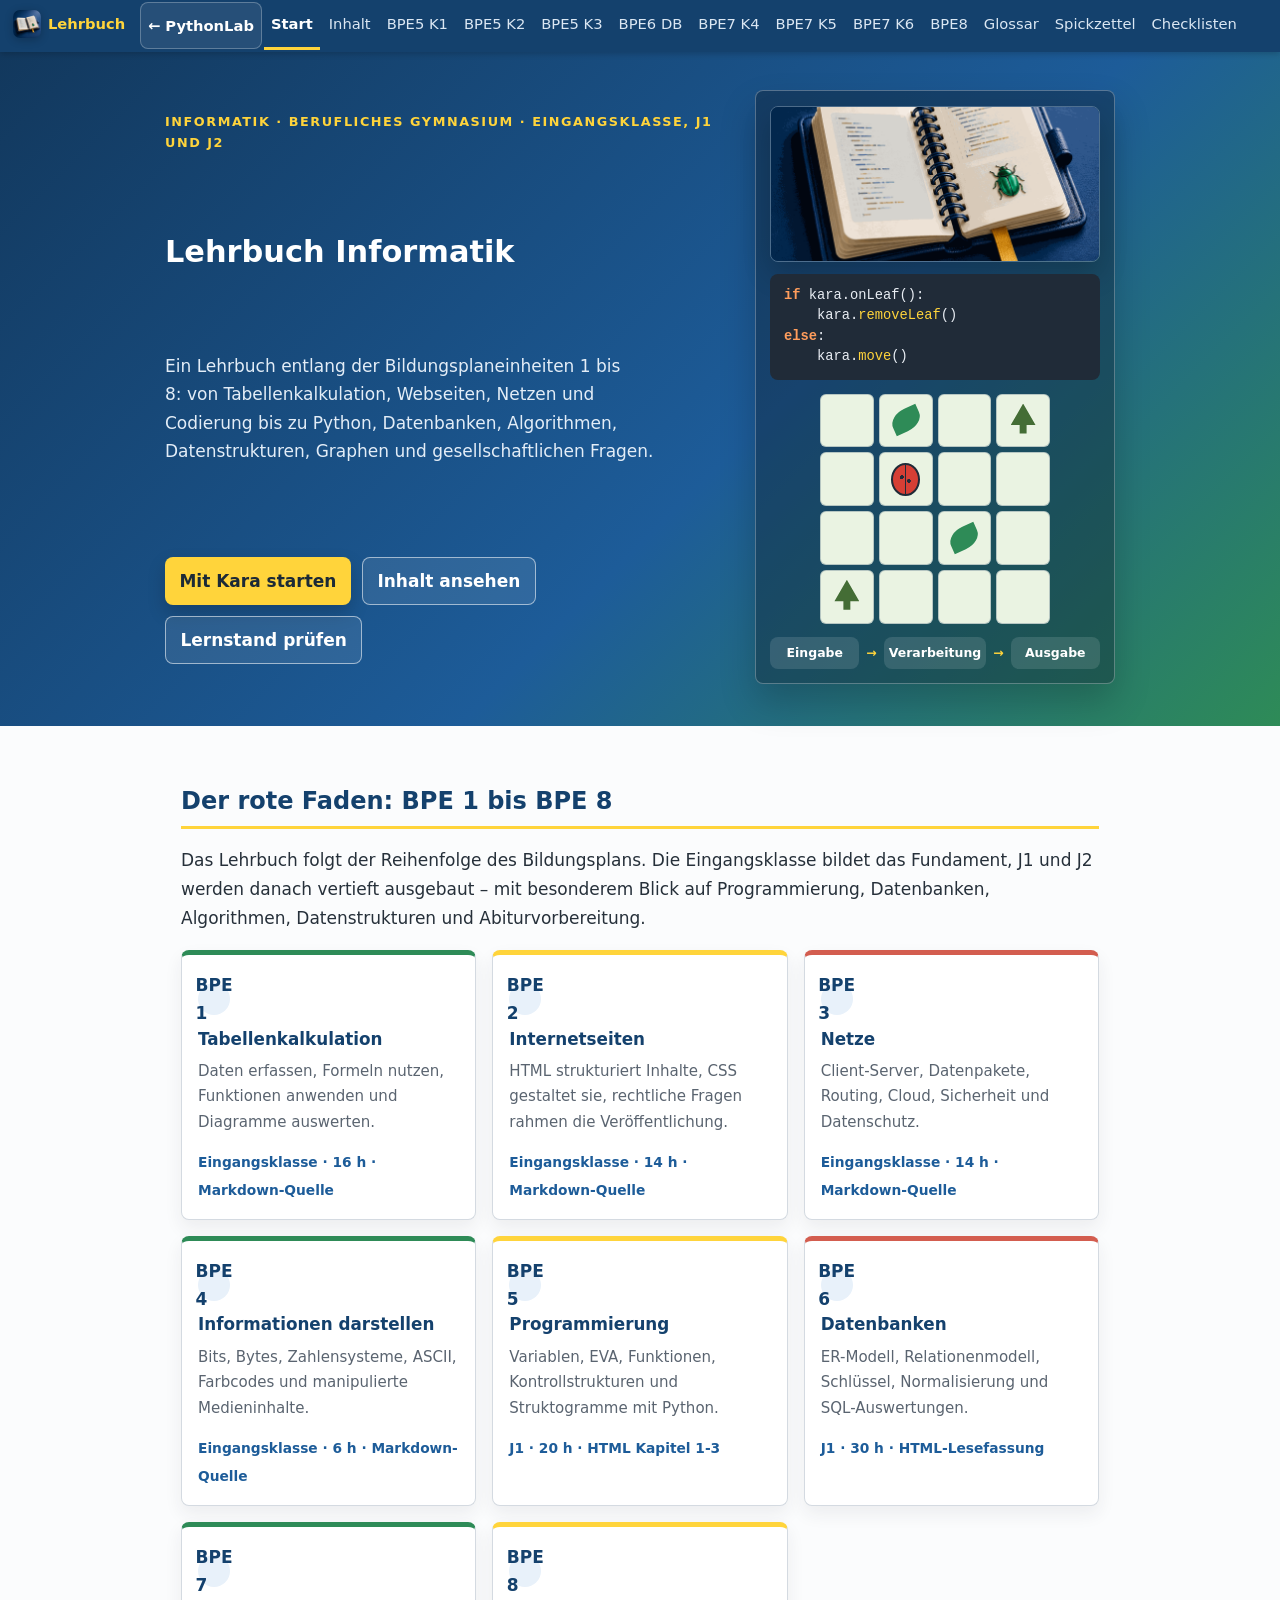
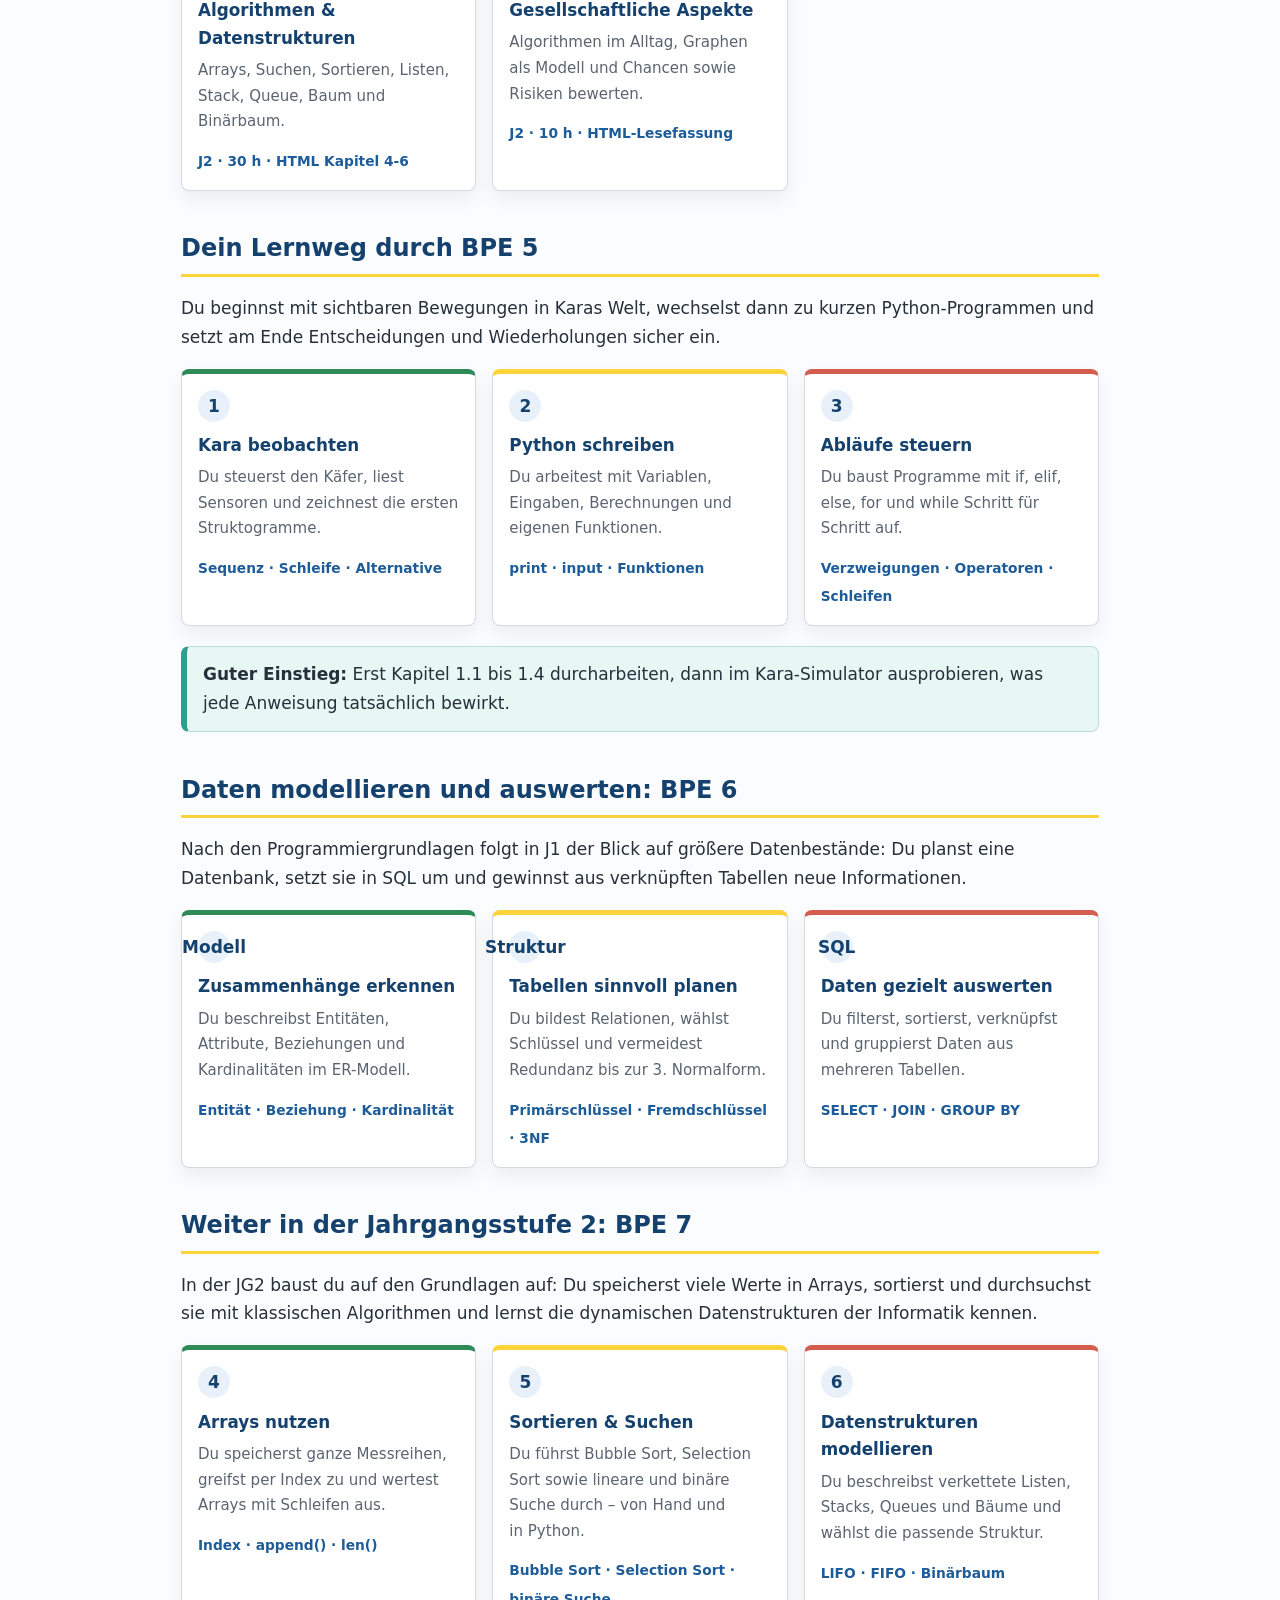
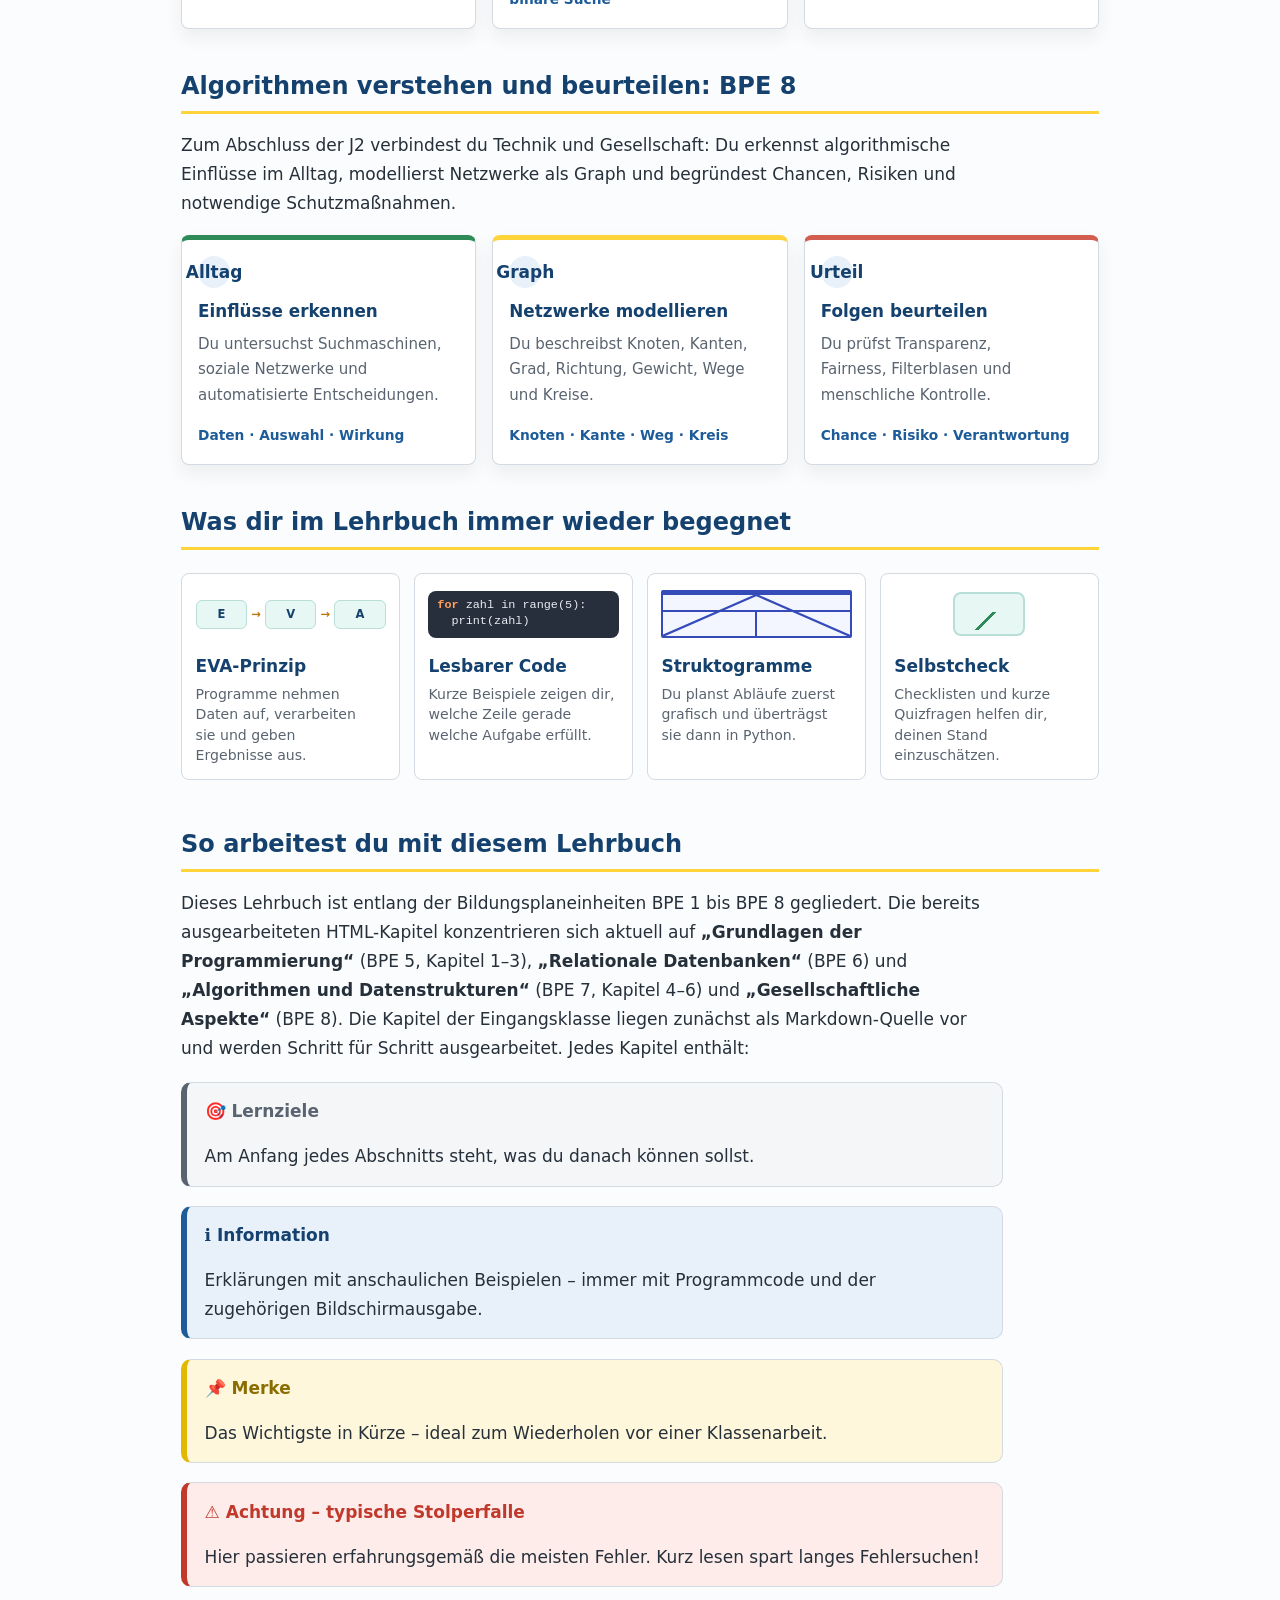
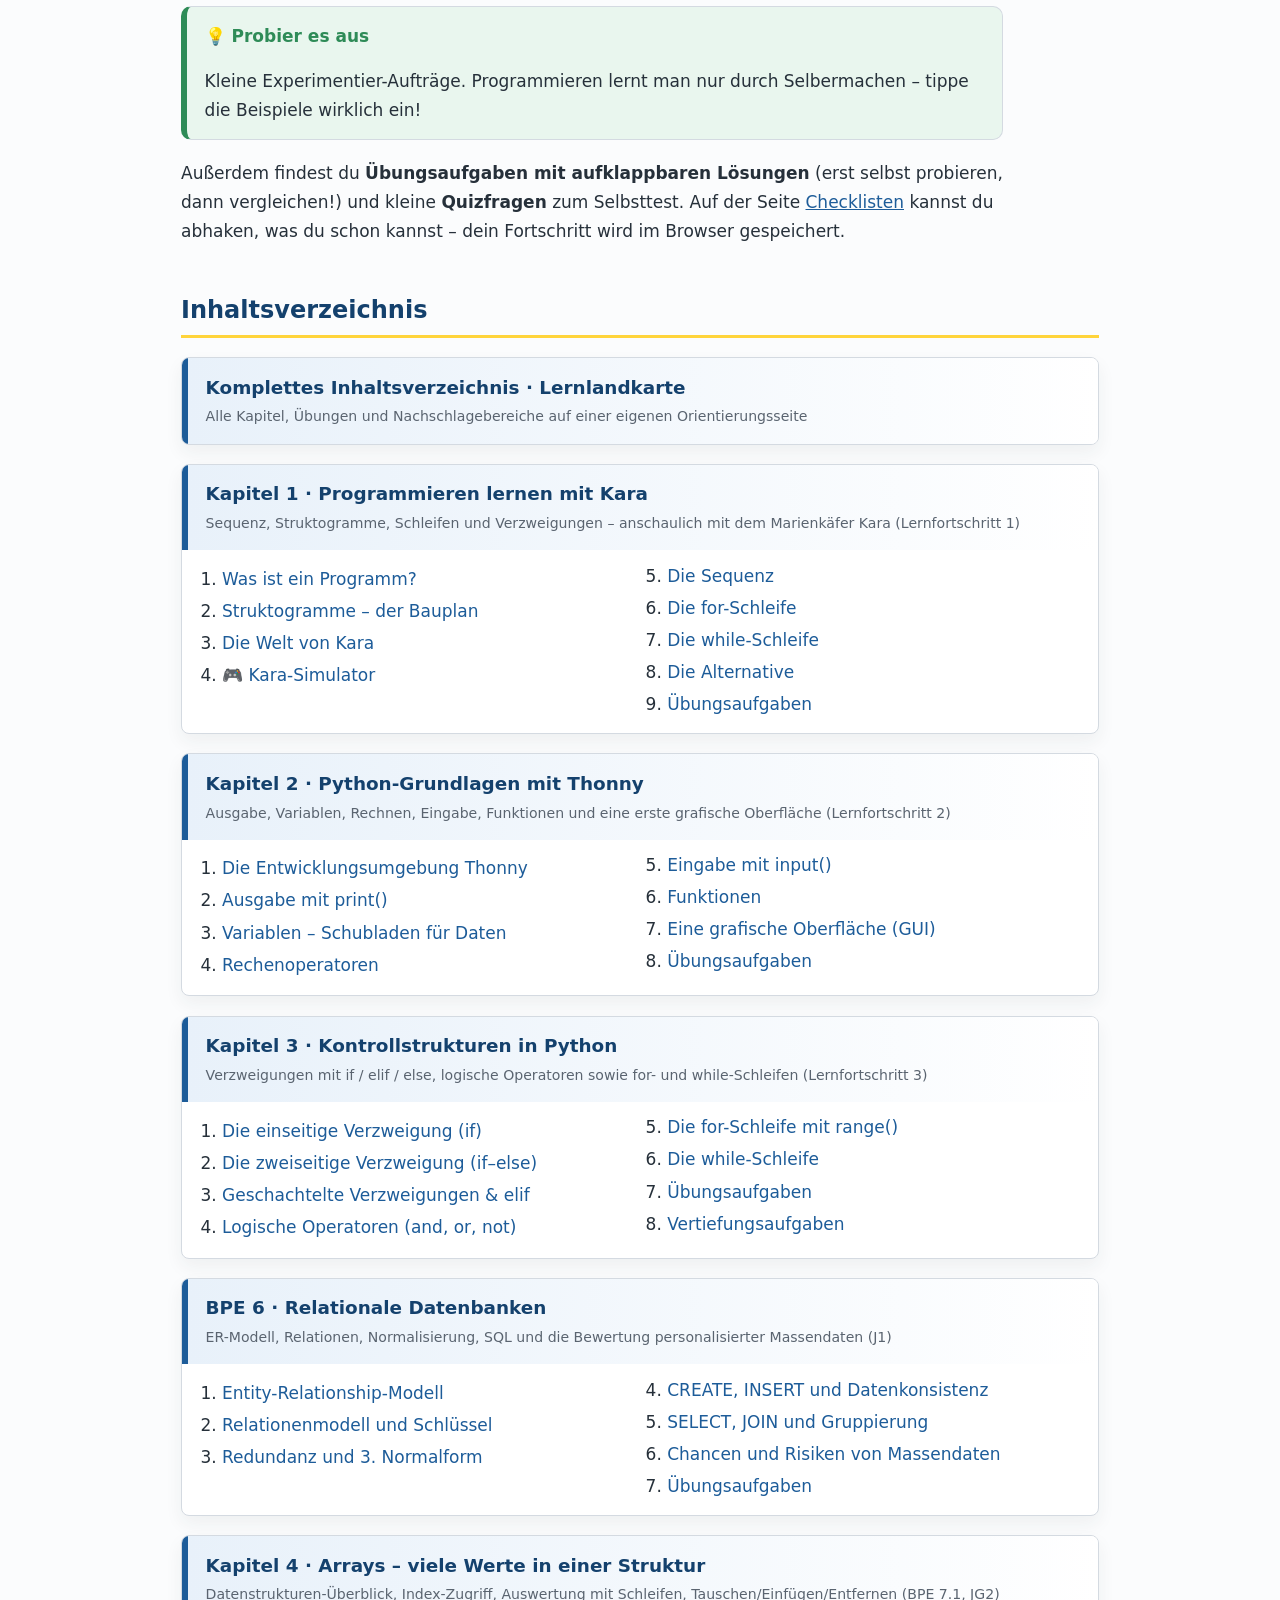
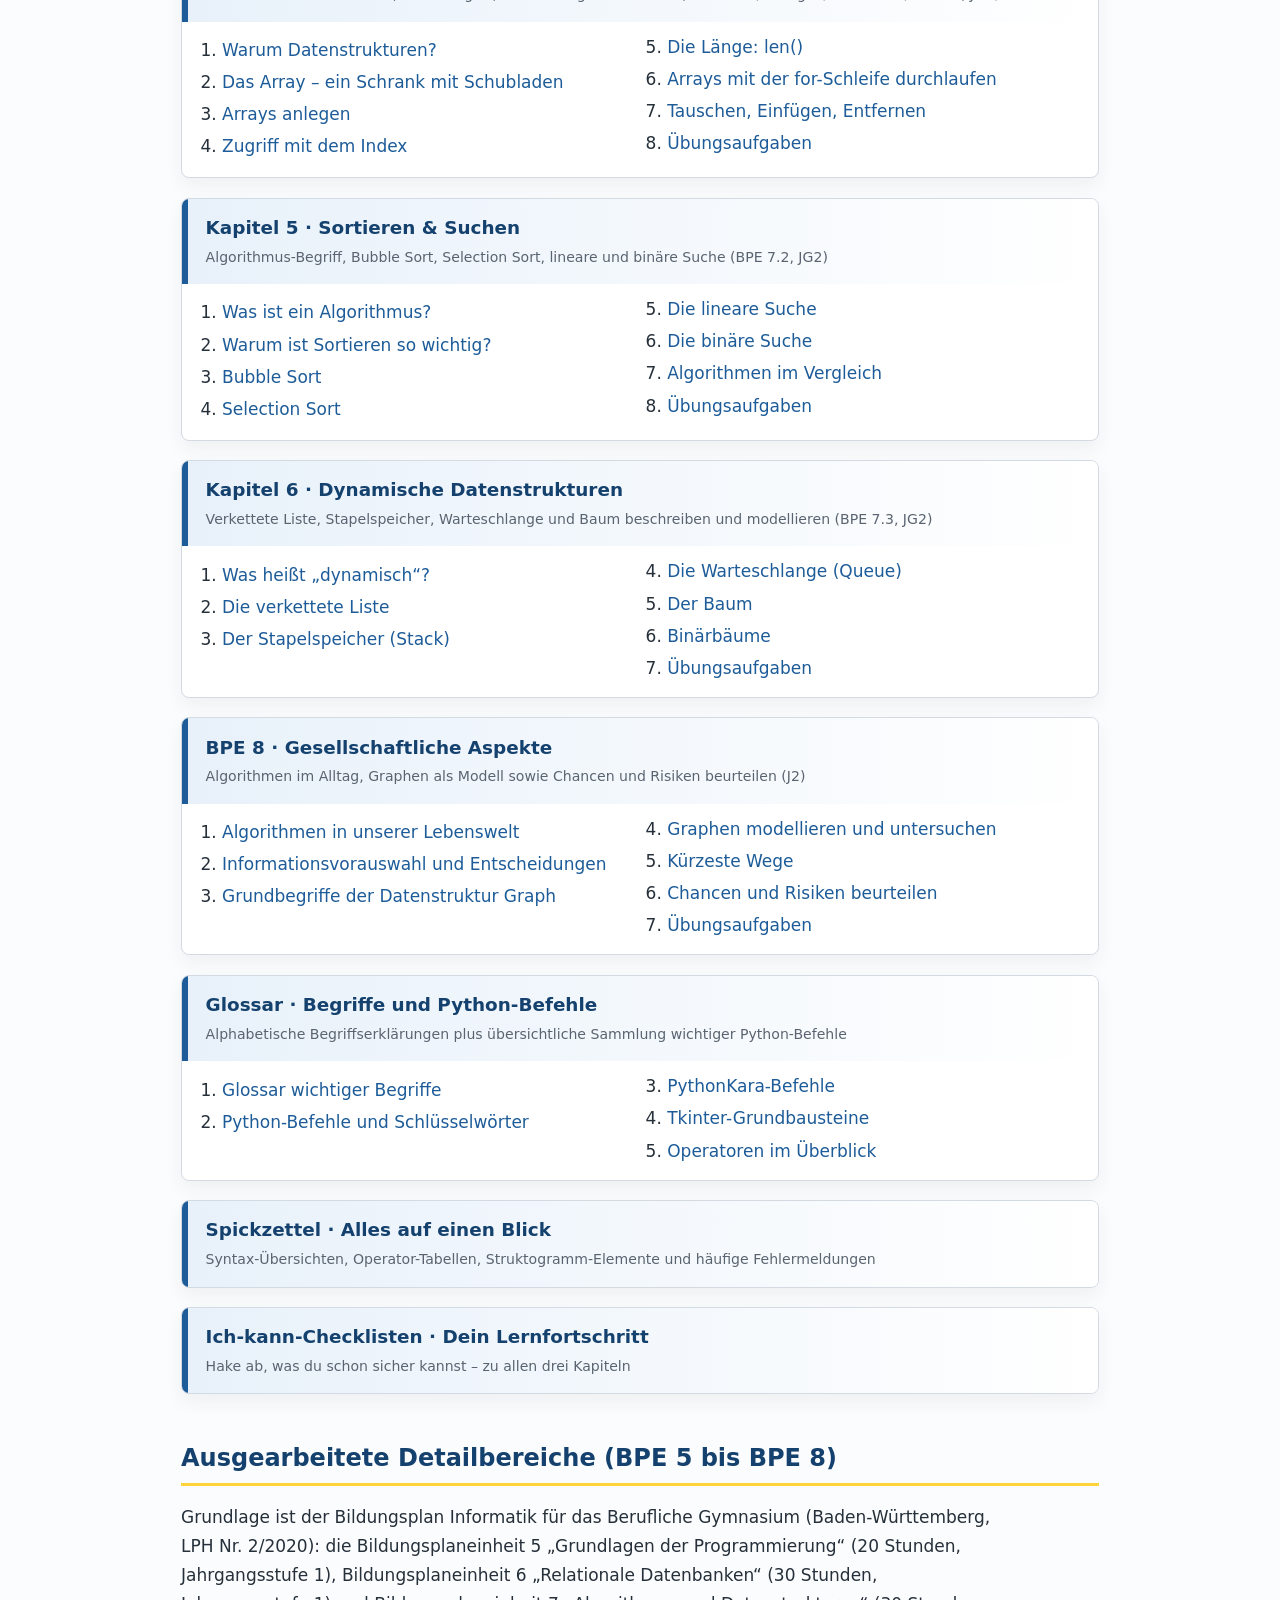
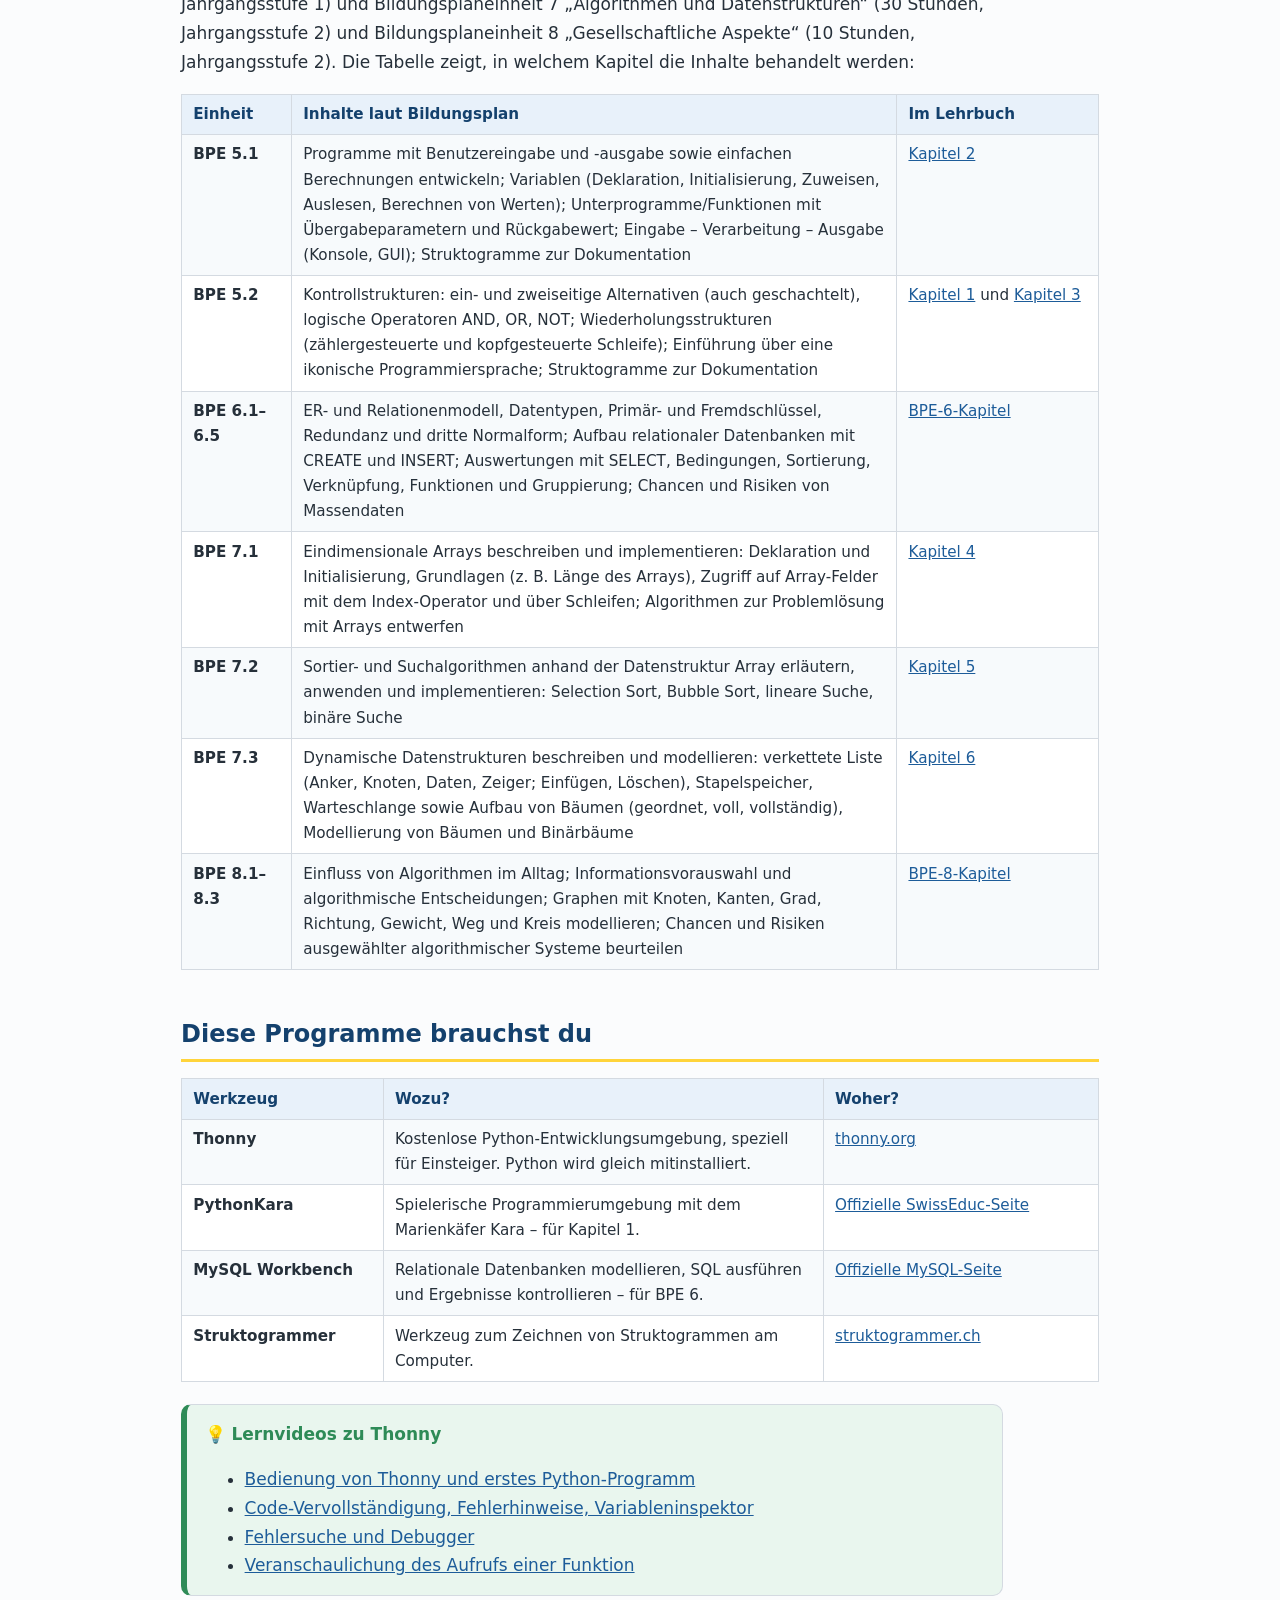
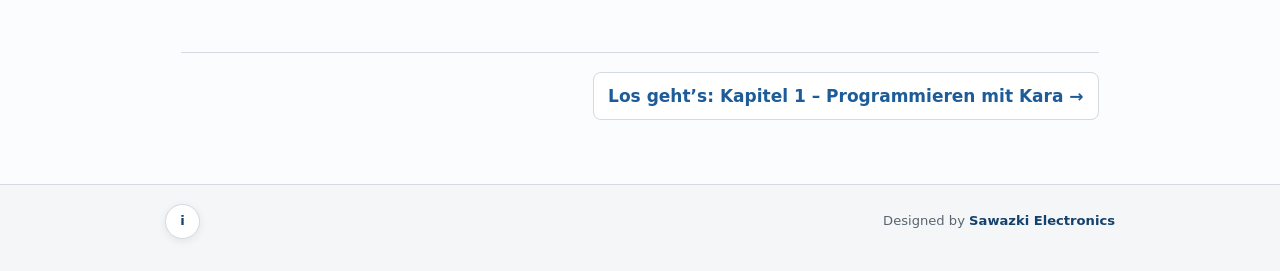
<file: index.html>
<!DOCTYPE html>
<html lang="de">
<head>
<meta charset="UTF-8">
<meta name="viewport" content="width=device-width, initial-scale=1">
<title>Lehrbuch · BPE 1 bis BPE 8 – Informatik am Beruflichen Gymnasium</title>
<link rel="icon" type="image/png" href="assets/lehrbuch-favicon.png?v=2.4.1">
<link rel="apple-touch-icon" href="assets/lehrbuch-apple-touch.png?v=2.4.1">
<link rel="stylesheet" href="assets/style.css?v=2.4.1">
</head>
<body>

<nav class="topnav">
  <div class="nav-inner">
    <a class="nav-logo" href="index.html"><img src="assets/lehrbuch-favicon.png" alt="" width="28" height="28"><span>Lehrbuch</span></a>
    <a class="lab-ruecklink" href="../PythonLab/index.html#workbook">← PythonLab</a>
    <a href="index.html" class="aktiv">Start</a>
    <a href="inhaltsverzeichnis.html">Inhalt</a>
    <a href="kapitel-1-kara.html">BPE5 K1</a>
    <a href="kapitel-2-python-grundlagen.html">BPE5 K2</a>
    <a href="kapitel-3-kontrollstrukturen.html">BPE5 K3</a>
    <a href="bpe-6-relationale-datenbanken.html">BPE6 DB</a>
    <a href="kapitel-4-arrays.html">BPE7 K4</a>
    <a href="kapitel-5-sortieren-suchen.html">BPE7 K5</a>
    <a href="kapitel-6-datenstrukturen.html">BPE7 K6</a>
    <a href="bpe-8-gesellschaftliche-aspekte.html">BPE8</a>
    <a href="glossar.html">Glossar</a>
    <a href="referenz.html">Spickzettel</a>
    <a href="checklisten.html">Checklisten</a>
  </div>
</nav>

<header class="seitenkopf start-hero">
  <div class="kopf-inner">
    <p class="dachzeile">Informatik · Berufliches Gymnasium · Eingangsklasse, J1 und J2</p>
    <h1>Lehrbuch Informatik</h1>
    <p class="untertitel">
      Ein Lehrbuch entlang der Bildungsplaneinheiten 1 bis 8: von Tabellenkalkulation,
      Webseiten, Netzen und Codierung bis zu Python, Datenbanken, Algorithmen,
      Datenstrukturen, Graphen und gesellschaftlichen Fragen.
    </p>
    <div class="start-actions">
      <a class="primaer" href="kapitel-1-kara.html">Mit Kara starten</a>
      <a class="sekundaer" href="inhaltsverzeichnis.html">Inhalt ansehen</a>
      <a class="sekundaer" href="checklisten.html">Lernstand prüfen</a>
    </div>
    <div class="hero-visual" aria-label="Illustration: Python-Code steuert Kara">
      <div class="hero-karte">
        <img class="hero-logo-photo" src="assets/lehrbuch-logo.png?v=2.4.1" alt="Fotorealistisches Lehrbuch-Logo mit aufgeschlagenem Arbeitsheft">
        <div class="hero-code"><span class="kw">if</span> kara.onLeaf():
    kara.<span class="fn">removeLeaf</span>()
<span class="kw">else</span>:
    kara.<span class="fn">move</span>()</div>
        <div class="hero-board" aria-hidden="true">
          <span></span><span class="leaf"></span><span></span><span class="tree"></span>
          <span></span><span class="kara"></span><span></span><span></span>
          <span></span><span></span><span class="leaf"></span><span></span>
          <span class="tree"></span><span></span><span></span><span></span>
        </div>
        <div class="hero-flow" aria-hidden="true">
          <strong>Eingabe</strong><span>→</span><strong>Verarbeitung</strong><span>→</span><strong>Ausgabe</strong>
        </div>
      </div>
    </div>
  </div>
</header>

<main>

<section class="start-section" aria-labelledby="bpe-gesamt">
  <h2 id="bpe-gesamt">Der rote Faden: BPE 1 bis BPE 8</h2>
  <p>
    Das Lehrbuch folgt der Reihenfolge des Bildungsplans. Die Eingangsklasse bildet
    das Fundament, J1 und J2 werden danach vertieft ausgebaut – mit besonderem Blick
    auf Programmierung, Datenbanken, Algorithmen, Datenstrukturen und Abiturvorbereitung.
  </p>
  <div class="lernweg-grid">
    <a class="lernkarte kara" href="chapters/bpe-1-tabellenkalkulation.md">
      <span class="lernkarte-step">BPE 1</span>
      <h3>Tabellenkalkulation</h3>
      <p>Daten erfassen, Formeln nutzen, Funktionen anwenden und Diagramme auswerten.</p>
      <span class="lernkarte-meta">Eingangsklasse · 16 h · Markdown-Quelle</span>
    </a>
    <a class="lernkarte python" href="chapters/bpe-2-entwicklung-von-internetseiten.md">
      <span class="lernkarte-step">BPE 2</span>
      <h3>Internetseiten</h3>
      <p>HTML strukturiert Inhalte, CSS gestaltet sie, rechtliche Fragen rahmen die Veröffentlichung.</p>
      <span class="lernkarte-meta">Eingangsklasse · 14 h · Markdown-Quelle</span>
    </a>
    <a class="lernkarte kontrolle" href="chapters/bpe-3-netze-und-vernetzte-gesellschaft.md">
      <span class="lernkarte-step">BPE 3</span>
      <h3>Netze</h3>
      <p>Client-Server, Datenpakete, Routing, Cloud, Sicherheit und Datenschutz.</p>
      <span class="lernkarte-meta">Eingangsklasse · 14 h · Markdown-Quelle</span>
    </a>
    <a class="lernkarte kara" href="chapters/bpe-4-darstellung-von-informationen.md">
      <span class="lernkarte-step">BPE 4</span>
      <h3>Informationen darstellen</h3>
      <p>Bits, Bytes, Zahlensysteme, ASCII, Farbcodes und manipulierte Medieninhalte.</p>
      <span class="lernkarte-meta">Eingangsklasse · 6 h · Markdown-Quelle</span>
    </a>
    <a class="lernkarte python" href="kapitel-1-kara.html">
      <span class="lernkarte-step">BPE 5</span>
      <h3>Programmierung</h3>
      <p>Variablen, EVA, Funktionen, Kontrollstrukturen und Struktogramme mit Python.</p>
      <span class="lernkarte-meta">J1 · 20 h · HTML Kapitel 1-3</span>
    </a>
    <a class="lernkarte kontrolle" href="bpe-6-relationale-datenbanken.html">
      <span class="lernkarte-step">BPE 6</span>
      <h3>Datenbanken</h3>
      <p>ER-Modell, Relationenmodell, Schlüssel, Normalisierung und SQL-Auswertungen.</p>
      <span class="lernkarte-meta">J1 · 30 h · HTML-Lesefassung</span>
    </a>
    <a class="lernkarte kara" href="kapitel-4-arrays.html">
      <span class="lernkarte-step">BPE 7</span>
      <h3>Algorithmen &amp; Datenstrukturen</h3>
      <p>Arrays, Suchen, Sortieren, Listen, Stack, Queue, Baum und Binärbaum.</p>
      <span class="lernkarte-meta">J2 · 30 h · HTML Kapitel 4-6</span>
    </a>
    <a class="lernkarte python" href="bpe-8-gesellschaftliche-aspekte.html">
      <span class="lernkarte-step">BPE 8</span>
      <h3>Gesellschaftliche Aspekte</h3>
      <p>Algorithmen im Alltag, Graphen als Modell und Chancen sowie Risiken bewerten.</p>
      <span class="lernkarte-meta">J2 · 10 h · HTML-Lesefassung</span>
    </a>
  </div>
</section>

<section class="start-section" aria-labelledby="lernweg">
  <h2 id="lernweg">Dein Lernweg durch BPE 5</h2>
  <p>
    Du beginnst mit sichtbaren Bewegungen in Karas Welt, wechselst dann zu kurzen
    Python-Programmen und setzt am Ende Entscheidungen und Wiederholungen sicher ein.
  </p>
  <div class="lernweg-grid">
    <a class="lernkarte kara" href="kapitel-1-kara.html">
      <span class="lernkarte-step">1</span>
      <h3>Kara beobachten</h3>
      <p>Du steuerst den Käfer, liest Sensoren und zeichnest die ersten Struktogramme.</p>
      <span class="lernkarte-meta">Sequenz · Schleife · Alternative</span>
    </a>
    <a class="lernkarte python" href="kapitel-2-python-grundlagen.html">
      <span class="lernkarte-step">2</span>
      <h3>Python schreiben</h3>
      <p>Du arbeitest mit Variablen, Eingaben, Berechnungen und eigenen Funktionen.</p>
      <span class="lernkarte-meta">print · input · Funktionen</span>
    </a>
    <a class="lernkarte kontrolle" href="kapitel-3-kontrollstrukturen.html">
      <span class="lernkarte-step">3</span>
      <h3>Abläufe steuern</h3>
      <p>Du baust Programme mit if, elif, else, for und while Schritt für Schritt auf.</p>
      <span class="lernkarte-meta">Verzweigungen · Operatoren · Schleifen</span>
    </a>
  </div>
  <div class="start-hinweis">
    <p><strong>Guter Einstieg:</strong> Erst Kapitel 1.1 bis 1.4 durcharbeiten, dann im Kara-Simulator ausprobieren, was jede Anweisung tatsächlich bewirkt.</p>
  </div>
</section>

<section class="start-section" aria-labelledby="lernweg-db">
  <h2 id="lernweg-db">Daten modellieren und auswerten: BPE 6</h2>
  <p>
    Nach den Programmiergrundlagen folgt in J1 der Blick auf größere Datenbestände:
    Du planst eine Datenbank, setzt sie in SQL um und gewinnst aus verknüpften
    Tabellen neue Informationen.
  </p>
  <div class="lernweg-grid">
    <a class="lernkarte kara" href="bpe-6-relationale-datenbanken.html#ermodell">
      <span class="lernkarte-step">Modell</span>
      <h3>Zusammenhänge erkennen</h3>
      <p>Du beschreibst Entitäten, Attribute, Beziehungen und Kardinalitäten im ER-Modell.</p>
      <span class="lernkarte-meta">Entität · Beziehung · Kardinalität</span>
    </a>
    <a class="lernkarte python" href="bpe-6-relationale-datenbanken.html#relationenmodell">
      <span class="lernkarte-step">Struktur</span>
      <h3>Tabellen sinnvoll planen</h3>
      <p>Du bildest Relationen, wählst Schlüssel und vermeidest Redundanz bis zur 3. Normalform.</p>
      <span class="lernkarte-meta">Primärschlüssel · Fremdschlüssel · 3NF</span>
    </a>
    <a class="lernkarte kontrolle" href="bpe-6-relationale-datenbanken.html#auswerten">
      <span class="lernkarte-step">SQL</span>
      <h3>Daten gezielt auswerten</h3>
      <p>Du filterst, sortierst, verknüpfst und gruppierst Daten aus mehreren Tabellen.</p>
      <span class="lernkarte-meta">SELECT · JOIN · GROUP BY</span>
    </a>
  </div>
</section>

<section class="start-section" aria-labelledby="lernweg-jg2">
  <h2 id="lernweg-jg2">Weiter in der Jahrgangsstufe 2: BPE 7</h2>
  <p>
    In der JG2 baust du auf den Grundlagen auf: Du speicherst viele Werte in Arrays,
    sortierst und durchsuchst sie mit klassischen Algorithmen und lernst die
    dynamischen Datenstrukturen der Informatik kennen.
  </p>
  <div class="lernweg-grid">
    <a class="lernkarte kara" href="kapitel-4-arrays.html">
      <span class="lernkarte-step">4</span>
      <h3>Arrays nutzen</h3>
      <p>Du speicherst ganze Messreihen, greifst per Index zu und wertest Arrays mit Schleifen aus.</p>
      <span class="lernkarte-meta">Index · append() · len()</span>
    </a>
    <a class="lernkarte python" href="kapitel-5-sortieren-suchen.html">
      <span class="lernkarte-step">5</span>
      <h3>Sortieren &amp; Suchen</h3>
      <p>Du führst Bubble Sort, Selection Sort sowie lineare und binäre Suche durch – von Hand und in Python.</p>
      <span class="lernkarte-meta">Bubble Sort · Selection Sort · binäre Suche</span>
    </a>
    <a class="lernkarte kontrolle" href="kapitel-6-datenstrukturen.html">
      <span class="lernkarte-step">6</span>
      <h3>Datenstrukturen modellieren</h3>
      <p>Du beschreibst verkettete Listen, Stacks, Queues und Bäume und wählst die passende Struktur.</p>
      <span class="lernkarte-meta">LIFO · FIFO · Binärbaum</span>
    </a>
  </div>
</section>

<section class="start-section" aria-labelledby="lernweg-bpe8">
  <h2 id="lernweg-bpe8">Algorithmen verstehen und beurteilen: BPE 8</h2>
  <p>
    Zum Abschluss der J2 verbindest du Technik und Gesellschaft: Du erkennst
    algorithmische Einflüsse im Alltag, modellierst Netzwerke als Graph und
    begründest Chancen, Risiken und notwendige Schutzmaßnahmen.
  </p>
  <div class="lernweg-grid">
    <a class="lernkarte kara" href="bpe-8-gesellschaftliche-aspekte.html#alltag">
      <span class="lernkarte-step">Alltag</span>
      <h3>Einflüsse erkennen</h3>
      <p>Du untersuchst Suchmaschinen, soziale Netzwerke und automatisierte Entscheidungen.</p>
      <span class="lernkarte-meta">Daten · Auswahl · Wirkung</span>
    </a>
    <a class="lernkarte python" href="bpe-8-gesellschaftliche-aspekte.html#graph">
      <span class="lernkarte-step">Graph</span>
      <h3>Netzwerke modellieren</h3>
      <p>Du beschreibst Knoten, Kanten, Grad, Richtung, Gewicht, Wege und Kreise.</p>
      <span class="lernkarte-meta">Knoten · Kante · Weg · Kreis</span>
    </a>
    <a class="lernkarte kontrolle" href="bpe-8-gesellschaftliche-aspekte.html#bewerten">
      <span class="lernkarte-step">Urteil</span>
      <h3>Folgen beurteilen</h3>
      <p>Du prüfst Transparenz, Fairness, Filterblasen und menschliche Kontrolle.</p>
      <span class="lernkarte-meta">Chance · Risiko · Verantwortung</span>
    </a>
  </div>
</section>

<section class="start-section" aria-labelledby="ueberblick">
  <h2 id="ueberblick">Was dir im Lehrbuch immer wieder begegnet</h2>
  <div class="konzept-band">
    <div class="konzept-item">
      <div class="mini-grafik">
        <div class="mini-eva"><span>E</span><span class="pfeil">→</span><span>V</span><span class="pfeil">→</span><span>A</span></div>
      </div>
      <strong>EVA-Prinzip</strong>
      <p>Programme nehmen Daten auf, verarbeiten sie und geben Ergebnisse aus.</p>
    </div>
    <div class="konzept-item">
      <div class="mini-grafik"><div class="mini-code"><span class="kw">for</span> zahl in range(5):<br>&nbsp;&nbsp;print(zahl)</div></div>
      <strong>Lesbarer Code</strong>
      <p>Kurze Beispiele zeigen dir, welche Zeile gerade welche Aufgabe erfüllt.</p>
    </div>
    <div class="konzept-item">
      <div class="mini-grafik"><div class="mini-stg" aria-hidden="true"></div></div>
      <strong>Struktogramme</strong>
      <p>Du planst Abläufe zuerst grafisch und überträgst sie dann in Python.</p>
    </div>
    <div class="konzept-item">
      <div class="mini-grafik"><div class="mini-check" aria-hidden="true"></div></div>
      <strong>Selbstcheck</strong>
      <p>Checklisten und kurze Quizfragen helfen dir, deinen Stand einzuschätzen.</p>
    </div>
  </div>
</section>

<h2 id="arbeiten">So arbeitest du mit diesem Lehrbuch</h2>

<p>
  Dieses Lehrbuch ist entlang der Bildungsplaneinheiten BPE 1 bis BPE 8 gegliedert.
  Die bereits ausgearbeiteten HTML-Kapitel konzentrieren sich aktuell auf
  <strong>„Grundlagen der Programmierung“</strong> (BPE 5, Kapitel 1–3),
  <strong>„Relationale Datenbanken“</strong> (BPE 6) und
  <strong>„Algorithmen und Datenstrukturen“</strong> (BPE 7, Kapitel 4–6) und
  <strong>„Gesellschaftliche Aspekte“</strong> (BPE 8).
  Die Kapitel der Eingangsklasse liegen zunächst als Markdown-Quelle vor
  und werden Schritt für Schritt ausgearbeitet.
  Jedes Kapitel enthält:
</p>

<div class="box box-ziel">
  <span class="box-titel">🎯 Lernziele</span>
  <p>Am Anfang jedes Abschnitts steht, was du danach können sollst.</p>
</div>

<div class="box box-info">
  <span class="box-titel">ℹ️ Information</span>
  <p>Erklärungen mit anschaulichen Beispielen – immer mit Programmcode und der zugehörigen Bildschirmausgabe.</p>
</div>

<div class="box box-merke">
  <span class="box-titel">📌 Merke</span>
  <p>Das Wichtigste in Kürze – ideal zum Wiederholen vor einer Klassenarbeit.</p>
</div>

<div class="box box-achtung">
  <span class="box-titel">⚠️ Achtung – typische Stolperfalle</span>
  <p>Hier passieren erfahrungsgemäß die meisten Fehler. Kurz lesen spart langes Fehlersuchen!</p>
</div>

<div class="box box-tipp">
  <span class="box-titel">💡 Probier es aus</span>
  <p>Kleine Experimentier-Aufträge. Programmieren lernt man nur durch Selbermachen – tippe die Beispiele wirklich ein!</p>
</div>

<p>
  Außerdem findest du <strong>Übungsaufgaben mit aufklappbaren Lösungen</strong>
  (erst selbst probieren, dann vergleichen!) und kleine <strong>Quizfragen</strong>
  zum Selbsttest. Auf der Seite <a href="checklisten.html">Checklisten</a> kannst du
  abhaken, was du schon kannst – dein Fortschritt wird im Browser gespeichert.
</p>

<h2 id="inhalt">Inhaltsverzeichnis</h2>

<div class="toc-kapitel">
  <a class="toc-kopf" href="inhaltsverzeichnis.html">
    <span class="toc-titel">Komplettes Inhaltsverzeichnis · Lernlandkarte</span>
    <span class="toc-unter">Alle Kapitel, Übungen und Nachschlagebereiche auf einer eigenen Orientierungsseite</span>
  </a>
</div>

<div class="toc-kapitel">
  <a class="toc-kopf" href="kapitel-1-kara.html">
    <span class="toc-titel">Kapitel 1 · Programmieren lernen mit Kara</span>
    <span class="toc-unter">Sequenz, Struktogramme, Schleifen und Verzweigungen – anschaulich mit dem Marienkäfer Kara (Lernfortschritt 1)</span>
  </a>
  <ol>
    <li><a href="kapitel-1-kara.html#programm">Was ist ein Programm?</a></li>
    <li><a href="kapitel-1-kara.html#struktogramm">Struktogramme – der Bauplan</a></li>
    <li><a href="kapitel-1-kara.html#kara">Die Welt von Kara</a></li>
    <li><a href="kapitel-1-kara.html#simulator">🎮 Kara-Simulator</a></li>
    <li><a href="kapitel-1-kara.html#sequenz">Die Sequenz</a></li>
    <li><a href="kapitel-1-kara.html#for">Die for-Schleife</a></li>
    <li><a href="kapitel-1-kara.html#while">Die while-Schleife</a></li>
    <li><a href="kapitel-1-kara.html#alternative">Die Alternative</a></li>
    <li><a href="kapitel-1-kara.html#uebungen">Übungsaufgaben</a></li>
  </ol>
</div>

<div class="toc-kapitel">
  <a class="toc-kopf" href="kapitel-2-python-grundlagen.html">
    <span class="toc-titel">Kapitel 2 · Python-Grundlagen mit Thonny</span>
    <span class="toc-unter">Ausgabe, Variablen, Rechnen, Eingabe, Funktionen und eine erste grafische Oberfläche (Lernfortschritt 2)</span>
  </a>
  <ol>
    <li><a href="kapitel-2-python-grundlagen.html#thonny">Die Entwicklungsumgebung Thonny</a></li>
    <li><a href="kapitel-2-python-grundlagen.html#print">Ausgabe mit print()</a></li>
    <li><a href="kapitel-2-python-grundlagen.html#variablen">Variablen – Schubladen für Daten</a></li>
    <li><a href="kapitel-2-python-grundlagen.html#rechnen">Rechenoperatoren</a></li>
    <li><a href="kapitel-2-python-grundlagen.html#input">Eingabe mit input()</a></li>
    <li><a href="kapitel-2-python-grundlagen.html#funktionen">Funktionen</a></li>
    <li><a href="kapitel-2-python-grundlagen.html#gui">Eine grafische Oberfläche (GUI)</a></li>
    <li><a href="kapitel-2-python-grundlagen.html#uebungen">Übungsaufgaben</a></li>
  </ol>
</div>

<div class="toc-kapitel">
  <a class="toc-kopf" href="kapitel-3-kontrollstrukturen.html">
    <span class="toc-titel">Kapitel 3 · Kontrollstrukturen in Python</span>
    <span class="toc-unter">Verzweigungen mit if / elif / else, logische Operatoren sowie for- und while-Schleifen (Lernfortschritt 3)</span>
  </a>
  <ol>
    <li><a href="kapitel-3-kontrollstrukturen.html#if">Die einseitige Verzweigung (if)</a></li>
    <li><a href="kapitel-3-kontrollstrukturen.html#ifelse">Die zweiseitige Verzweigung (if–else)</a></li>
    <li><a href="kapitel-3-kontrollstrukturen.html#geschachtelt">Geschachtelte Verzweigungen &amp; elif</a></li>
    <li><a href="kapitel-3-kontrollstrukturen.html#logisch">Logische Operatoren (and, or, not)</a></li>
    <li><a href="kapitel-3-kontrollstrukturen.html#for">Die for-Schleife mit range()</a></li>
    <li><a href="kapitel-3-kontrollstrukturen.html#while">Die while-Schleife</a></li>
    <li><a href="kapitel-3-kontrollstrukturen.html#uebungen">Übungsaufgaben</a></li>
    <li><a href="kapitel-3-kontrollstrukturen.html#vertiefung">Vertiefungsaufgaben</a></li>
  </ol>
</div>

<div class="toc-kapitel">
  <a class="toc-kopf" href="bpe-6-relationale-datenbanken.html">
    <span class="toc-titel">BPE 6 · Relationale Datenbanken</span>
    <span class="toc-unter">ER-Modell, Relationen, Normalisierung, SQL und die Bewertung personalisierter Massendaten (J1)</span>
  </a>
  <ol>
    <li><a href="bpe-6-relationale-datenbanken.html#ermodell">Entity-Relationship-Modell</a></li>
    <li><a href="bpe-6-relationale-datenbanken.html#relationenmodell">Relationenmodell und Schlüssel</a></li>
    <li><a href="bpe-6-relationale-datenbanken.html#normalisierung">Redundanz und 3. Normalform</a></li>
    <li><a href="bpe-6-relationale-datenbanken.html#aufbau">CREATE, INSERT und Datenkonsistenz</a></li>
    <li><a href="bpe-6-relationale-datenbanken.html#auswerten">SELECT, JOIN und Gruppierung</a></li>
    <li><a href="bpe-6-relationale-datenbanken.html#massendaten">Chancen und Risiken von Massendaten</a></li>
    <li><a href="bpe-6-relationale-datenbanken.html#uebungen">Übungsaufgaben</a></li>
  </ol>
</div>

<div class="toc-kapitel">
  <a class="toc-kopf" href="kapitel-4-arrays.html">
    <span class="toc-titel">Kapitel 4 · Arrays – viele Werte in einer Struktur</span>
    <span class="toc-unter">Datenstrukturen-Überblick, Index-Zugriff, Auswertung mit Schleifen, Tauschen/Einfügen/Entfernen (BPE 7.1, JG2)</span>
  </a>
  <ol>
    <li><a href="kapitel-4-arrays.html#datenstrukturen">Warum Datenstrukturen?</a></li>
    <li><a href="kapitel-4-arrays.html#array">Das Array – ein Schrank mit Schubladen</a></li>
    <li><a href="kapitel-4-arrays.html#anlegen">Arrays anlegen</a></li>
    <li><a href="kapitel-4-arrays.html#index">Zugriff mit dem Index</a></li>
    <li><a href="kapitel-4-arrays.html#laenge">Die Länge: len()</a></li>
    <li><a href="kapitel-4-arrays.html#schleife">Arrays mit der for-Schleife durchlaufen</a></li>
    <li><a href="kapitel-4-arrays.html#operationen">Tauschen, Einfügen, Entfernen</a></li>
    <li><a href="kapitel-4-arrays.html#uebungen">Übungsaufgaben</a></li>
  </ol>
</div>

<div class="toc-kapitel">
  <a class="toc-kopf" href="kapitel-5-sortieren-suchen.html">
    <span class="toc-titel">Kapitel 5 · Sortieren &amp; Suchen</span>
    <span class="toc-unter">Algorithmus-Begriff, Bubble Sort, Selection Sort, lineare und binäre Suche (BPE 7.2, JG2)</span>
  </a>
  <ol>
    <li><a href="kapitel-5-sortieren-suchen.html#algorithmus">Was ist ein Algorithmus?</a></li>
    <li><a href="kapitel-5-sortieren-suchen.html#sortieren">Warum ist Sortieren so wichtig?</a></li>
    <li><a href="kapitel-5-sortieren-suchen.html#bubble">Bubble Sort</a></li>
    <li><a href="kapitel-5-sortieren-suchen.html#selection">Selection Sort</a></li>
    <li><a href="kapitel-5-sortieren-suchen.html#linear">Die lineare Suche</a></li>
    <li><a href="kapitel-5-sortieren-suchen.html#binaer">Die binäre Suche</a></li>
    <li><a href="kapitel-5-sortieren-suchen.html#vergleichalgo">Algorithmen im Vergleich</a></li>
    <li><a href="kapitel-5-sortieren-suchen.html#uebungen">Übungsaufgaben</a></li>
  </ol>
</div>

<div class="toc-kapitel">
  <a class="toc-kopf" href="kapitel-6-datenstrukturen.html">
    <span class="toc-titel">Kapitel 6 · Dynamische Datenstrukturen</span>
    <span class="toc-unter">Verkettete Liste, Stapelspeicher, Warteschlange und Baum beschreiben und modellieren (BPE 7.3, JG2)</span>
  </a>
  <ol>
    <li><a href="kapitel-6-datenstrukturen.html#dynamisch">Was heißt „dynamisch“?</a></li>
    <li><a href="kapitel-6-datenstrukturen.html#liste">Die verkettete Liste</a></li>
    <li><a href="kapitel-6-datenstrukturen.html#stack">Der Stapelspeicher (Stack)</a></li>
    <li><a href="kapitel-6-datenstrukturen.html#queue">Die Warteschlange (Queue)</a></li>
    <li><a href="kapitel-6-datenstrukturen.html#baum">Der Baum</a></li>
    <li><a href="kapitel-6-datenstrukturen.html#binaerbaum">Binärbäume</a></li>
    <li><a href="kapitel-6-datenstrukturen.html#uebungen">Übungsaufgaben</a></li>
  </ol>
</div>

<div class="toc-kapitel">
  <a class="toc-kopf" href="bpe-8-gesellschaftliche-aspekte.html">
    <span class="toc-titel">BPE 8 · Gesellschaftliche Aspekte</span>
    <span class="toc-unter">Algorithmen im Alltag, Graphen als Modell sowie Chancen und Risiken beurteilen (J2)</span>
  </a>
  <ol>
    <li><a href="bpe-8-gesellschaftliche-aspekte.html#alltag">Algorithmen in unserer Lebenswelt</a></li>
    <li><a href="bpe-8-gesellschaftliche-aspekte.html#informationsauswahl">Informationsvorauswahl und Entscheidungen</a></li>
    <li><a href="bpe-8-gesellschaftliche-aspekte.html#graph">Grundbegriffe der Datenstruktur Graph</a></li>
    <li><a href="bpe-8-gesellschaftliche-aspekte.html#modellieren">Graphen modellieren und untersuchen</a></li>
    <li><a href="bpe-8-gesellschaftliche-aspekte.html#wege">Kürzeste Wege</a></li>
    <li><a href="bpe-8-gesellschaftliche-aspekte.html#bewerten">Chancen und Risiken beurteilen</a></li>
    <li><a href="bpe-8-gesellschaftliche-aspekte.html#uebungen">Übungsaufgaben</a></li>
  </ol>
</div>

<div class="toc-kapitel">
  <a class="toc-kopf" href="glossar.html">
    <span class="toc-titel">Glossar · Begriffe und Python-Befehle</span>
    <span class="toc-unter">Alphabetische Begriffserklärungen plus übersichtliche Sammlung wichtiger Python-Befehle</span>
  </a>
  <ol>
    <li><a href="glossar.html#glossar">Glossar wichtiger Begriffe</a></li>
    <li><a href="glossar.html#befehle">Python-Befehle und Schlüsselwörter</a></li>
    <li><a href="glossar.html#kara-befehle">PythonKara-Befehle</a></li>
    <li><a href="glossar.html#tkinter">Tkinter-Grundbausteine</a></li>
    <li><a href="glossar.html#operatoren">Operatoren im Überblick</a></li>
  </ol>
</div>

<div class="toc-kapitel">
  <a class="toc-kopf" href="referenz.html">
    <span class="toc-titel">Spickzettel · Alles auf einen Blick</span>
    <span class="toc-unter">Syntax-Übersichten, Operator-Tabellen, Struktogramm-Elemente und häufige Fehlermeldungen</span>
  </a>
</div>

<div class="toc-kapitel">
  <a class="toc-kopf" href="checklisten.html">
    <span class="toc-titel">Ich-kann-Checklisten · Dein Lernfortschritt</span>
    <span class="toc-unter">Hake ab, was du schon sicher kannst – zu allen drei Kapiteln</span>
  </a>
</div>

<h2 id="bildungsplan">Ausgearbeitete Detailbereiche (BPE 5 bis BPE 8)</h2>

<p>
  Grundlage ist der Bildungsplan Informatik für das Berufliche Gymnasium
  (Baden-Württemberg, LPH Nr. 2/2020): die Bildungsplaneinheit 5 „Grundlagen der
  Programmierung“ (20 Stunden, Jahrgangsstufe 1), Bildungsplaneinheit 6
  „Relationale Datenbanken“ (30 Stunden, Jahrgangsstufe 1) und Bildungsplaneinheit 7
  „Algorithmen und Datenstrukturen“ (30 Stunden, Jahrgangsstufe 2) und
  Bildungsplaneinheit 8 „Gesellschaftliche Aspekte“ (10 Stunden,
  Jahrgangsstufe 2). Die Tabelle
  zeigt, in welchem Kapitel die Inhalte behandelt werden:
</p>

<table class="tab">
  <tr>
    <th style="width:12%">Einheit</th>
    <th>Inhalte laut Bildungsplan</th>
    <th style="width:22%">Im Lehrbuch</th>
  </tr>
  <tr>
    <td><strong>BPE 5.1</strong></td>
    <td>
      Programme mit Benutzereingabe und -ausgabe sowie einfachen Berechnungen entwickeln;
      Variablen (Deklaration, Initialisierung, Zuweisen, Auslesen, Berechnen von Werten);
      Unterprogramme/Funktionen mit Übergabeparametern und Rückgabewert;
      Eingabe – Verarbeitung – Ausgabe (Konsole, GUI); Struktogramme zur Dokumentation
    </td>
    <td><a href="kapitel-2-python-grundlagen.html">Kapitel 2</a></td>
  </tr>
  <tr>
    <td><strong>BPE 5.2</strong></td>
    <td>
      Kontrollstrukturen: ein- und zweiseitige Alternativen (auch geschachtelt),
      logische Operatoren AND, OR, NOT; Wiederholungsstrukturen (zählergesteuerte und
      kopfgesteuerte Schleife); Einführung über eine ikonische Programmiersprache;
      Struktogramme zur Dokumentation
    </td>
    <td><a href="kapitel-1-kara.html">Kapitel 1</a> und <a href="kapitel-3-kontrollstrukturen.html">Kapitel 3</a></td>
  </tr>
  <tr>
    <td><strong>BPE 6.1–6.5</strong></td>
    <td>
      ER- und Relationenmodell, Datentypen, Primär- und Fremdschlüssel,
      Redundanz und dritte Normalform; Aufbau relationaler Datenbanken mit
      CREATE und INSERT; Auswertungen mit SELECT, Bedingungen, Sortierung,
      Verknüpfung, Funktionen und Gruppierung; Chancen und Risiken von Massendaten
    </td>
    <td><a href="bpe-6-relationale-datenbanken.html">BPE-6-Kapitel</a></td>
  </tr>
  <tr>
    <td><strong>BPE 7.1</strong></td>
    <td>
      Eindimensionale Arrays beschreiben und implementieren: Deklaration und
      Initialisierung, Grundlagen (z.&nbsp;B. Länge des Arrays), Zugriff auf
      Array-Felder mit dem Index-Operator und über Schleifen; Algorithmen zur
      Problemlösung mit Arrays entwerfen
    </td>
    <td><a href="kapitel-4-arrays.html">Kapitel 4</a></td>
  </tr>
  <tr>
    <td><strong>BPE 7.2</strong></td>
    <td>
      Sortier- und Suchalgorithmen anhand der Datenstruktur Array erläutern,
      anwenden und implementieren: Selection Sort, Bubble Sort, lineare Suche,
      binäre Suche
    </td>
    <td><a href="kapitel-5-sortieren-suchen.html">Kapitel 5</a></td>
  </tr>
  <tr>
    <td><strong>BPE 7.3</strong></td>
    <td>
      Dynamische Datenstrukturen beschreiben und modellieren: verkettete Liste
      (Anker, Knoten, Daten, Zeiger; Einfügen, Löschen), Stapelspeicher,
      Warteschlange sowie Aufbau von Bäumen (geordnet, voll, vollständig),
      Modellierung von Bäumen und Binärbäume
    </td>
    <td><a href="kapitel-6-datenstrukturen.html">Kapitel 6</a></td>
  </tr>
  <tr>
    <td><strong>BPE 8.1–8.3</strong></td>
    <td>
      Einfluss von Algorithmen im Alltag; Informationsvorauswahl und
      algorithmische Entscheidungen; Graphen mit Knoten, Kanten, Grad,
      Richtung, Gewicht, Weg und Kreis modellieren; Chancen und Risiken
      ausgewählter algorithmischer Systeme beurteilen
    </td>
    <td><a href="bpe-8-gesellschaftliche-aspekte.html">BPE-8-Kapitel</a></td>
  </tr>
</table>

<h2 id="werkzeuge">Diese Programme brauchst du</h2>

<table class="tab">
  <tr><th style="width:22%">Werkzeug</th><th>Wozu?</th><th style="width:30%">Woher?</th></tr>
  <tr>
    <td><strong>Thonny</strong></td>
    <td>Kostenlose Python-Entwicklungsumgebung, speziell für Einsteiger. Python wird gleich mitinstalliert.</td>
    <td><a href="https://thonny.org/" target="_blank" rel="noopener">thonny.org</a></td>
  </tr>
  <tr>
    <td><strong>PythonKara</strong></td>
    <td>Spielerische Programmierumgebung mit dem Marienkäfer Kara – für Kapitel 1.</td>
    <td><a href="https://www.swisseduc.ch/informatik/karatojava/pythonkara/" target="_blank" rel="noopener">Offizielle SwissEduc-Seite</a></td>
  </tr>
  <tr>
    <td><strong>MySQL Workbench</strong></td>
    <td>Relationale Datenbanken modellieren, SQL ausführen und Ergebnisse kontrollieren – für BPE 6.</td>
    <td><a href="https://dev.mysql.com/downloads/workbench/" target="_blank" rel="noopener">Offizielle MySQL-Seite</a></td>
  </tr>
  <tr>
    <td><strong>Struktogrammer</strong></td>
    <td>Werkzeug zum Zeichnen von Struktogrammen am Computer.</td>
    <td><a href="http://www.struktogrammer.ch/JavaVersion/jstgr.html" target="_blank" rel="noopener">struktogrammer.ch</a></td>
  </tr>
</table>

<div class="box box-tipp">
  <span class="box-titel">💡 Lernvideos zu Thonny</span>
  <ul>
    <li><a href="https://vimeo.com/332928990" target="_blank" rel="noopener">Bedienung von Thonny und erstes Python-Programm</a></li>
    <li><a href="https://vimeo.com/356133870" target="_blank" rel="noopener">Code-Vervollständigung, Fehlerhinweise, Variableninspektor</a></li>
    <li><a href="https://vimeo.com/356147963" target="_blank" rel="noopener">Fehlersuche und Debugger</a></li>
    <li><a href="https://vimeo.com/356153029" target="_blank" rel="noopener">Veranschaulichung des Aufrufs einer Funktion</a></li>
  </ul>
</div>

<div class="seiten-nav">
  <span></span>
  <a href="kapitel-1-kara.html">Los geht’s: Kapitel 1 – Programmieren mit Kara →</a>
</div>

</main>

<a class="nach-oben" href="#" title="Nach oben">↑</a>

<footer class="fuss fuss-start">
  <div class="fuss-inner fuss-start-inner">
    <details class="footer-info">
      <summary aria-label="Informationen zum Lehrbuch"><span aria-hidden="true">i</span></summary>
      <div class="footer-info-panel">
        <p>Lehrbuch zu BPE 5 „Grundlagen der Programmierung“, BPE 6 „Relationale Datenbanken“, BPE 7 „Algorithmen und Datenstrukturen“ und BPE 8 „Gesellschaftliche Aspekte“ · Informatik am Beruflichen Gymnasium (Baden-Württemberg).</p>
        <p>Inhaltlich orientiert an den offiziellen Materialien des Landesbildungsservers Baden-Württemberg (schule-bw.de).</p>
      </div>
    </details>
    <p class="footer-credit">Designed by <a href="https://jakobsawazki.github.io/sawazki-electronics/" target="_blank" rel="noopener">Sawazki Electronics</a></p>
  </div>
</footer>

<script src="assets/lehrbuch.js?v=2.4.1"></script>
</body>
</html>
</file>
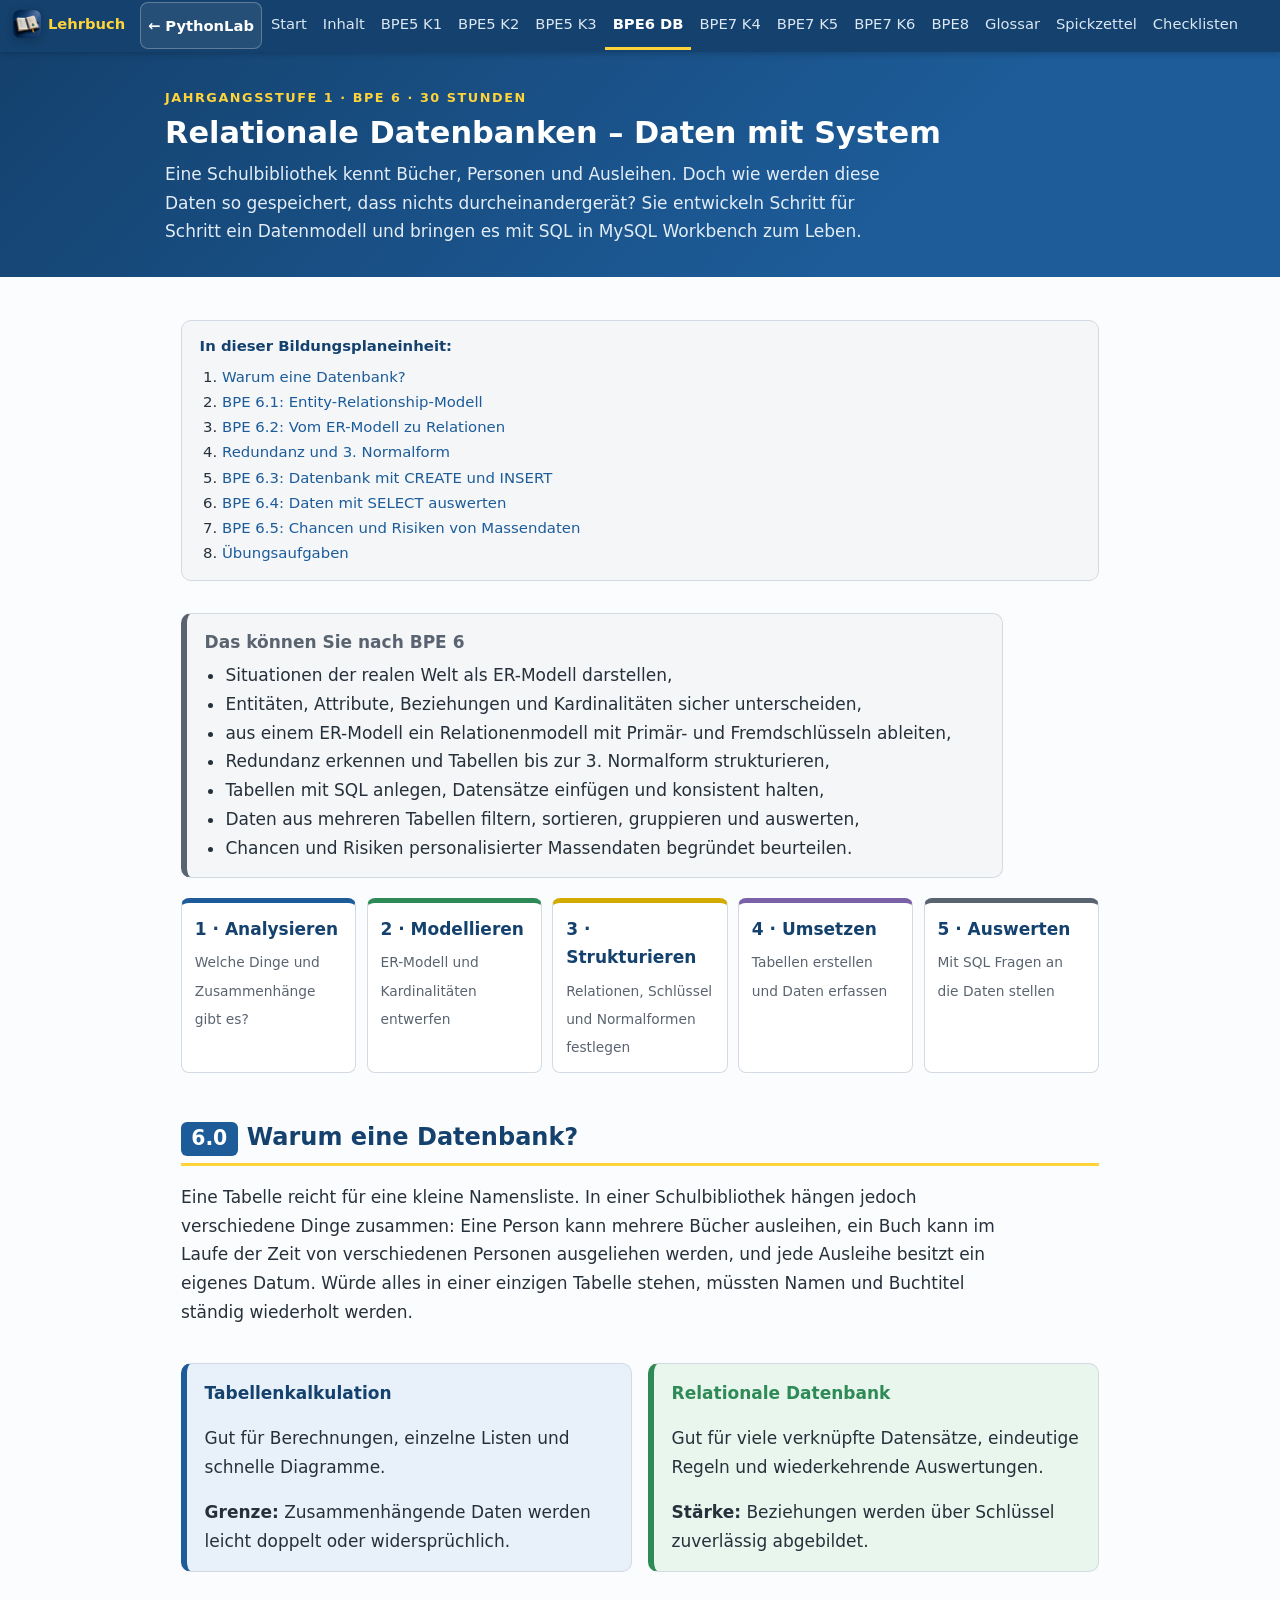
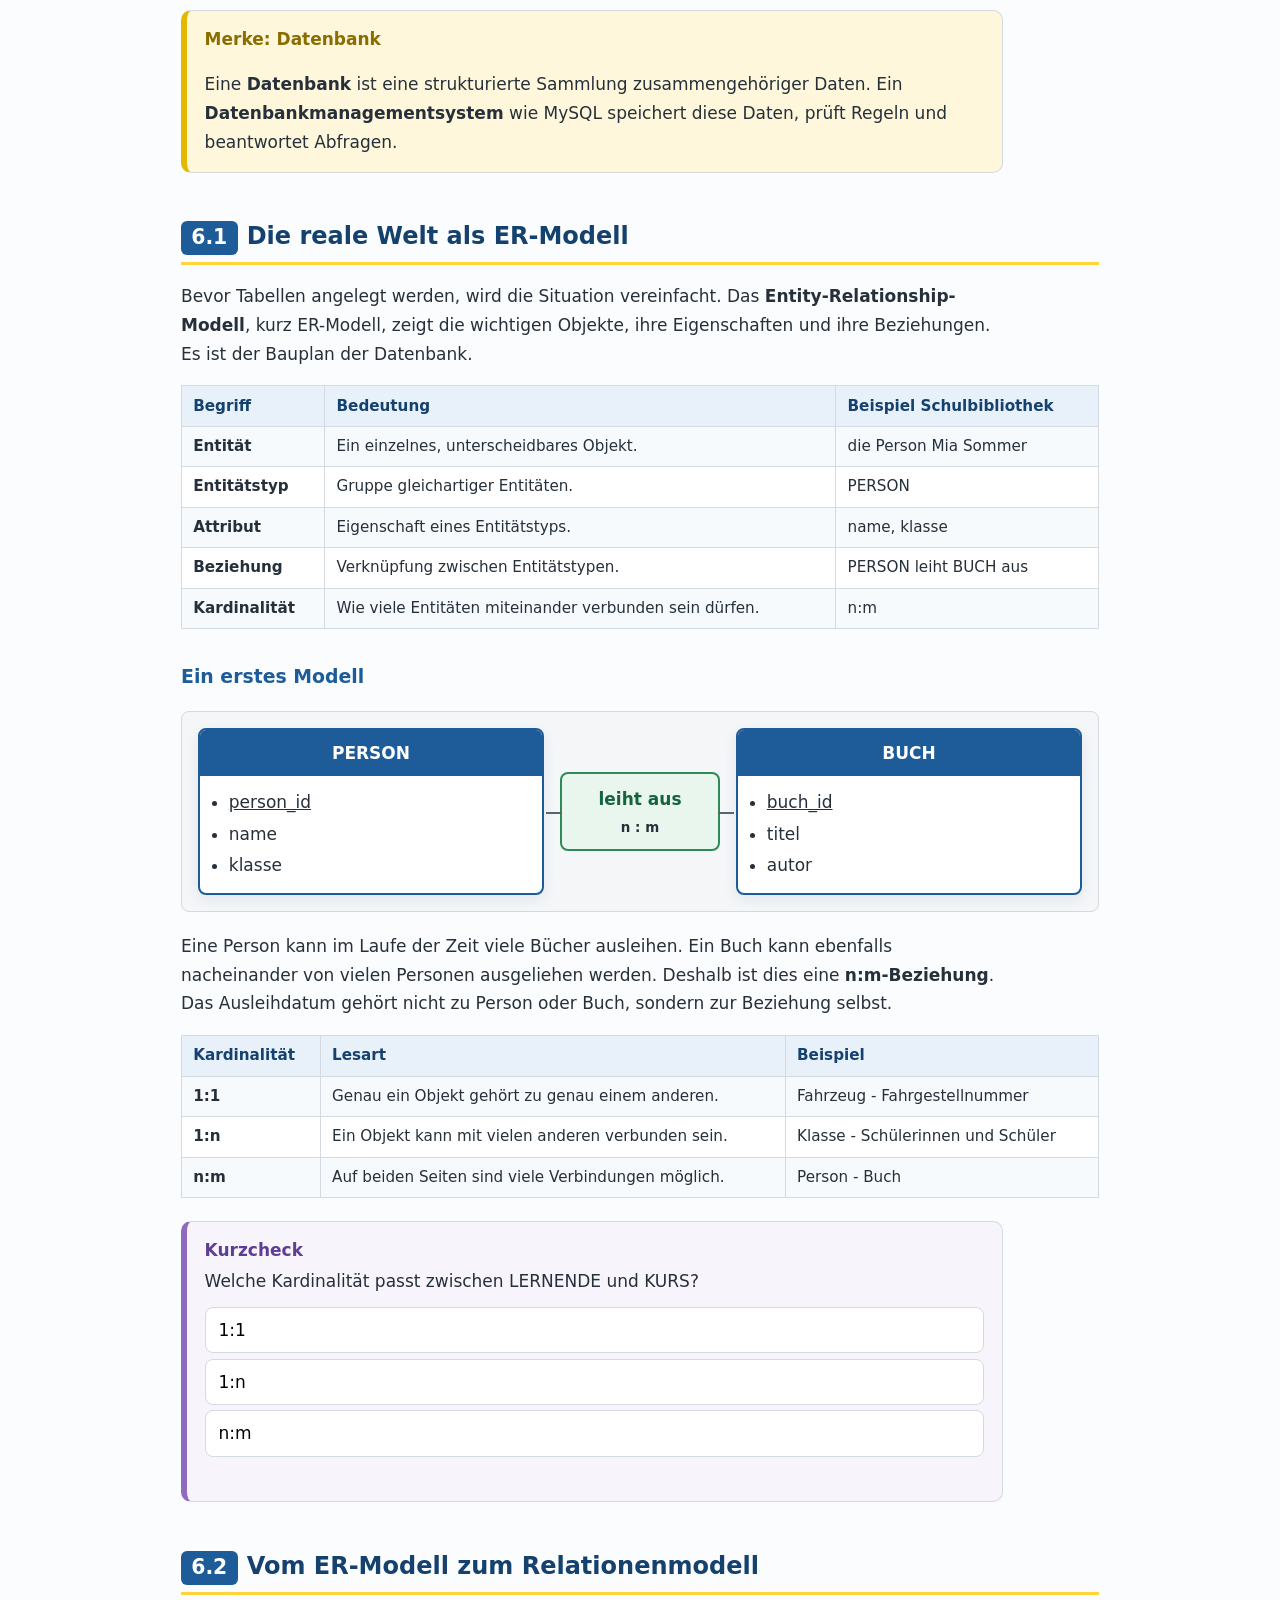
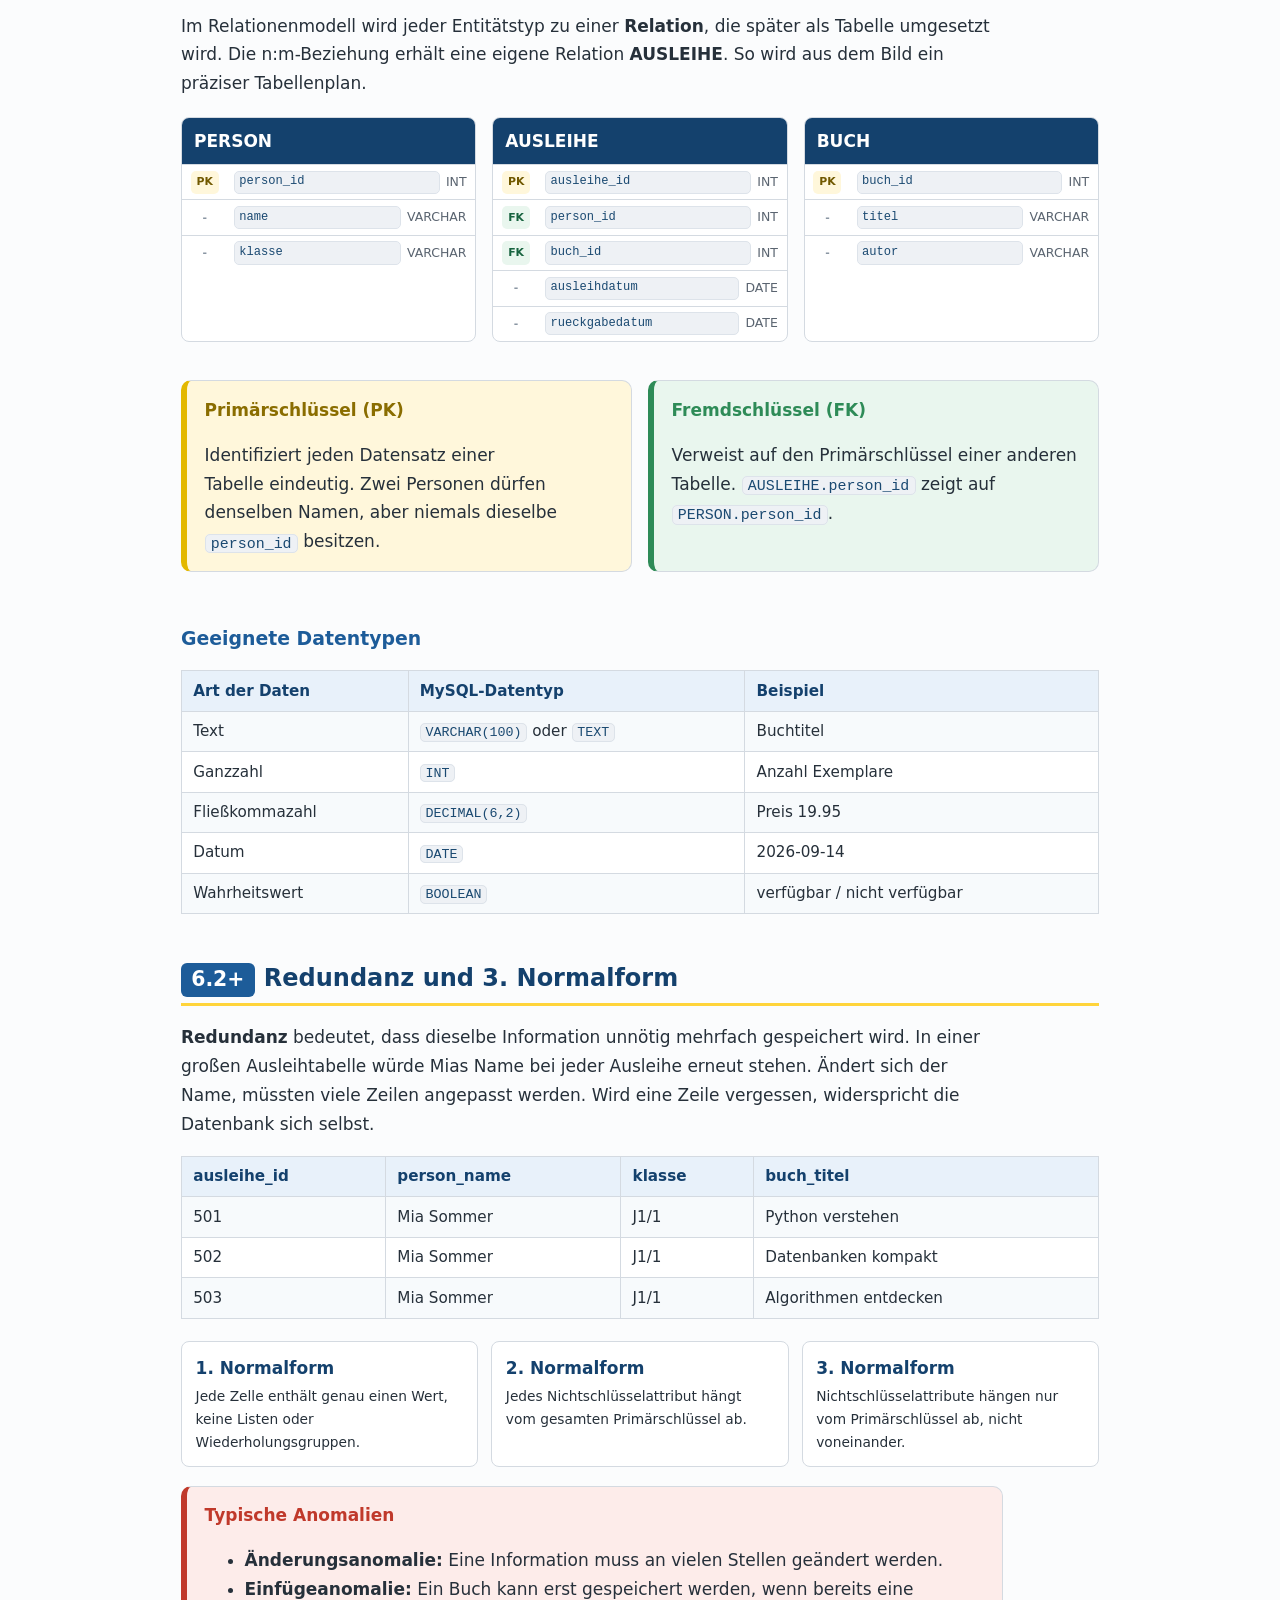
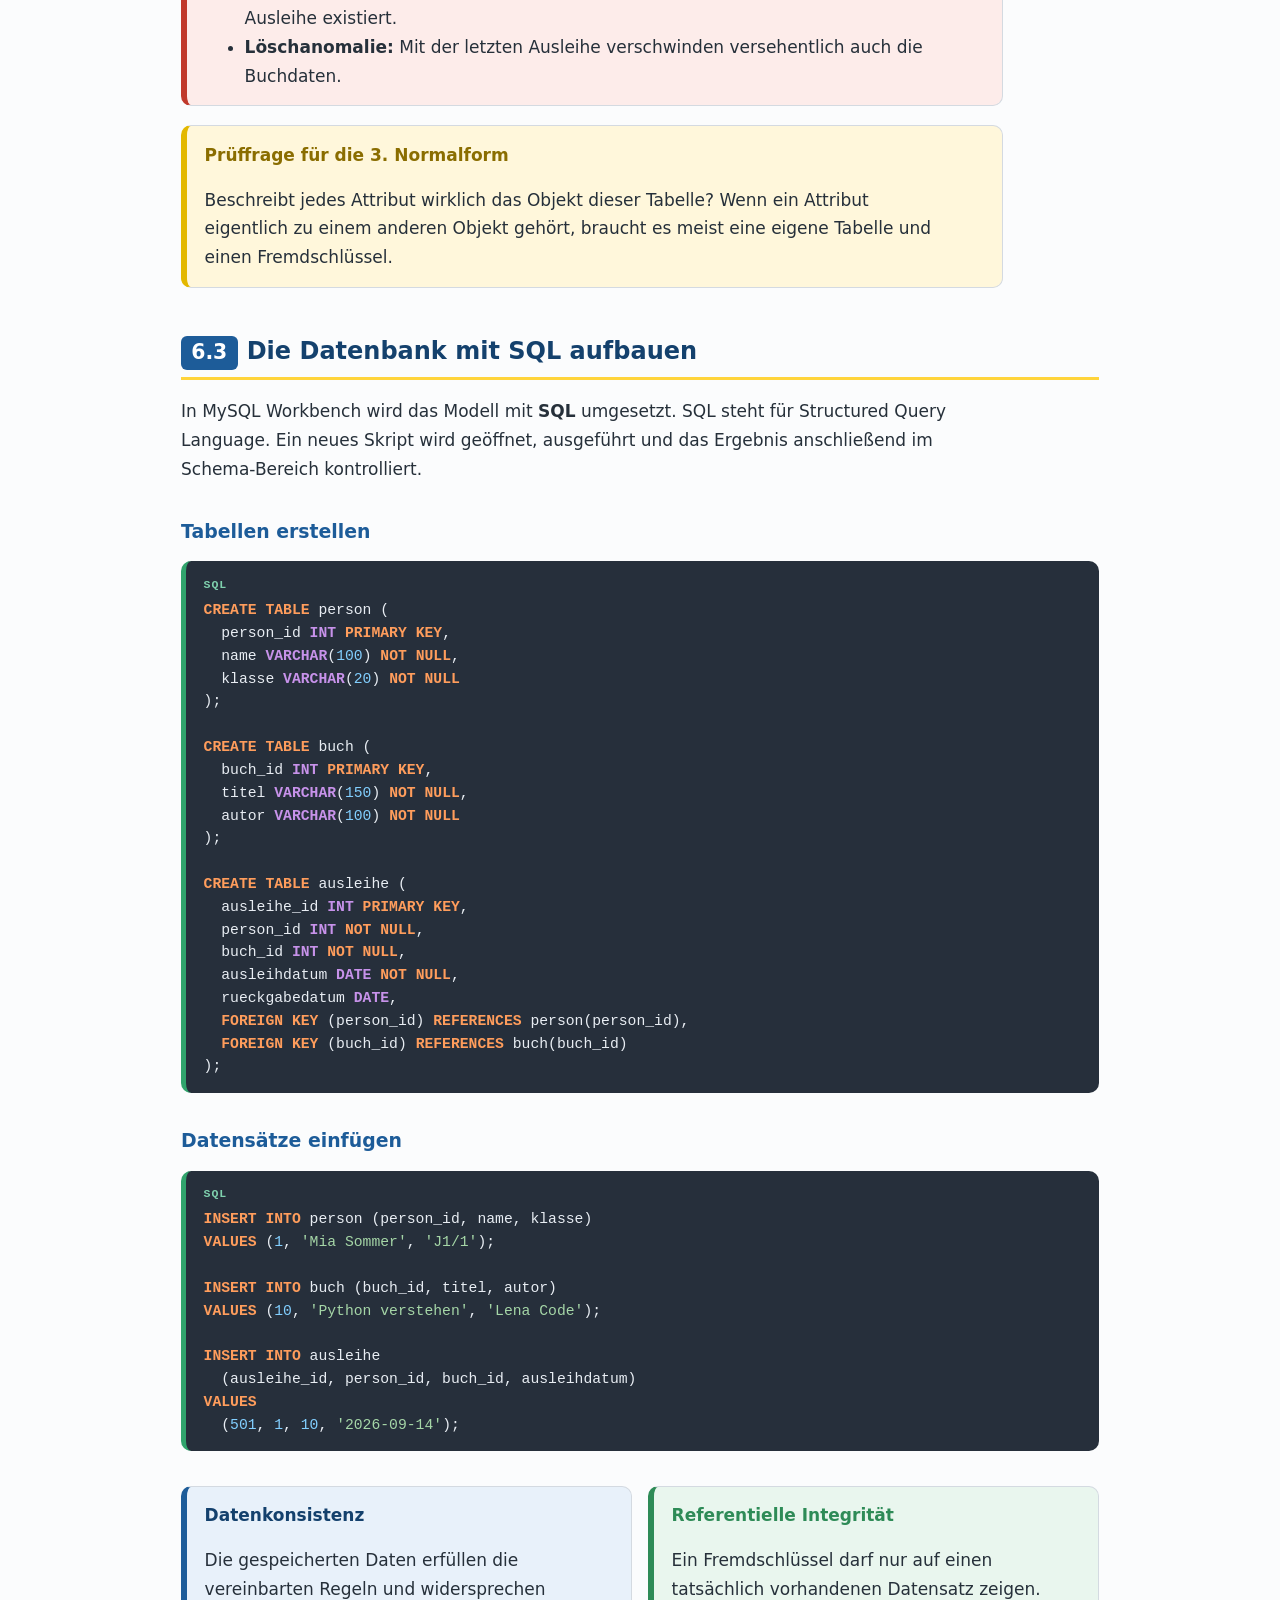
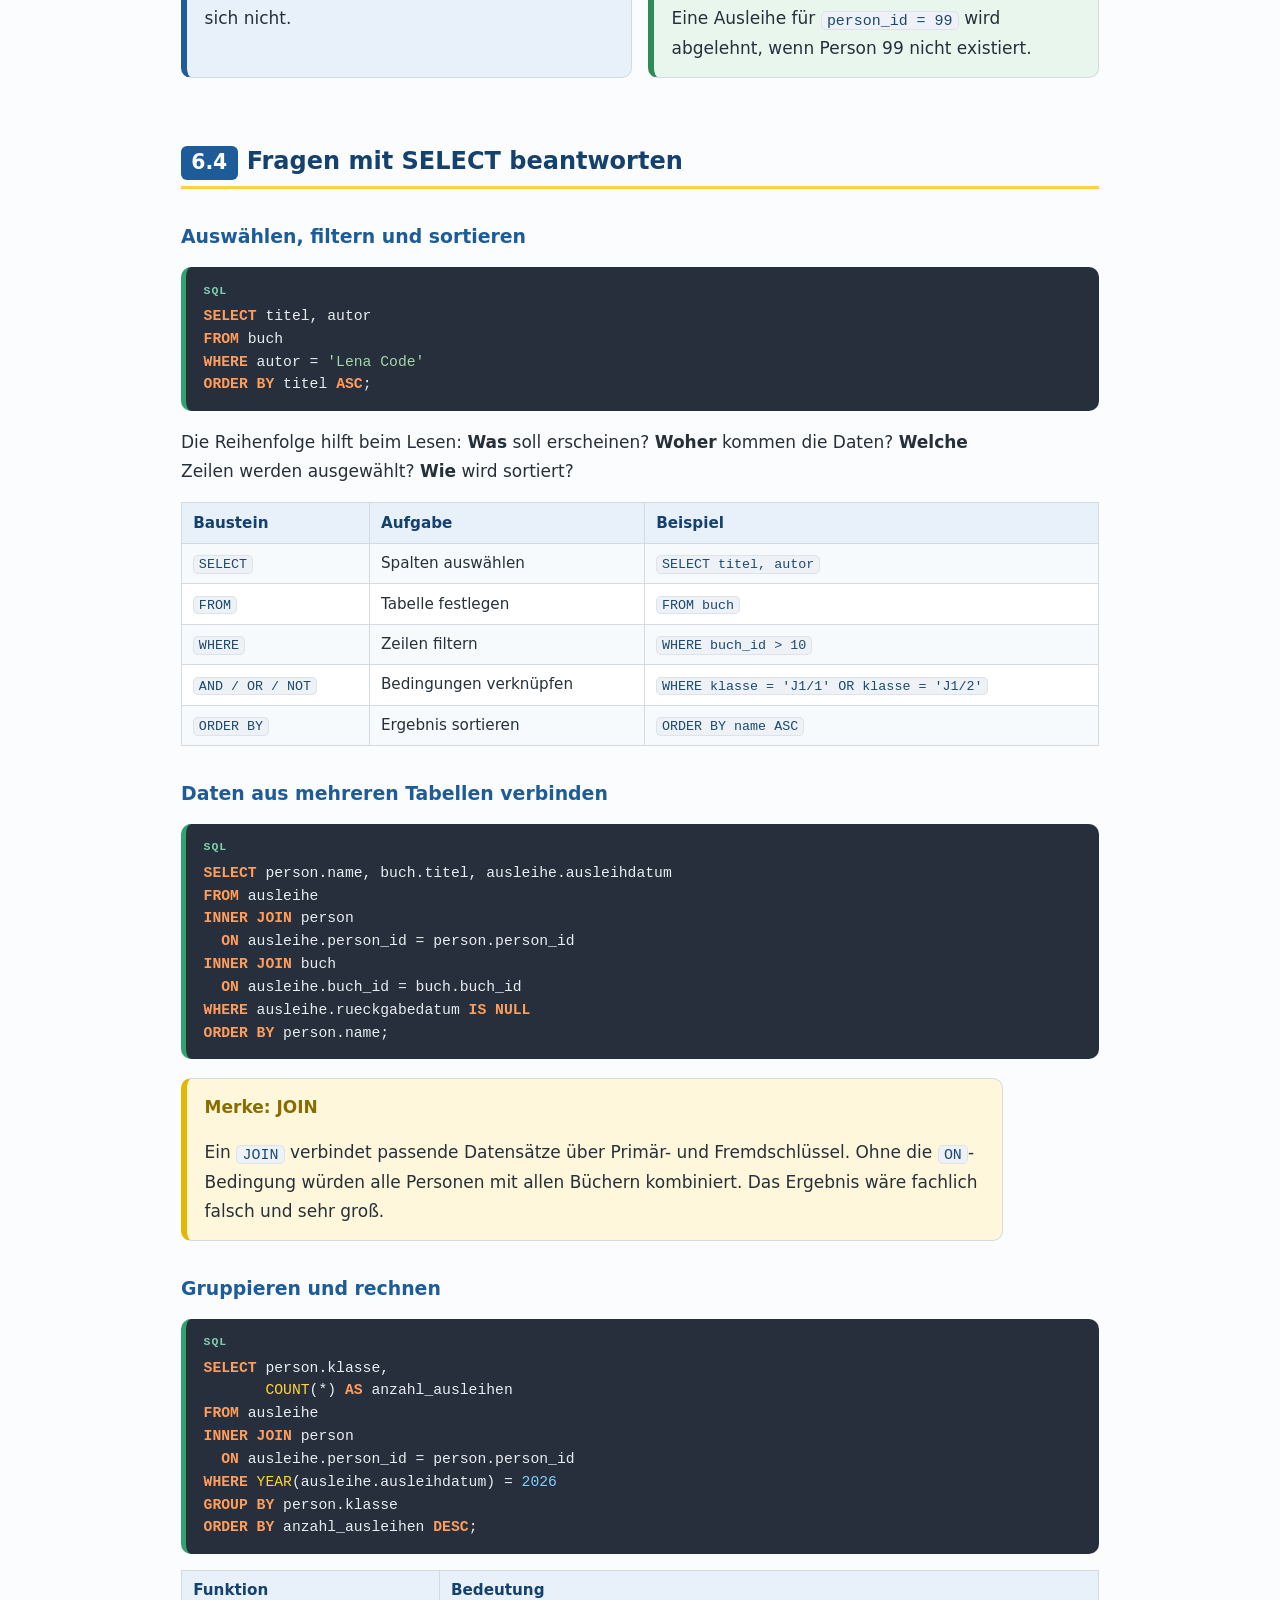
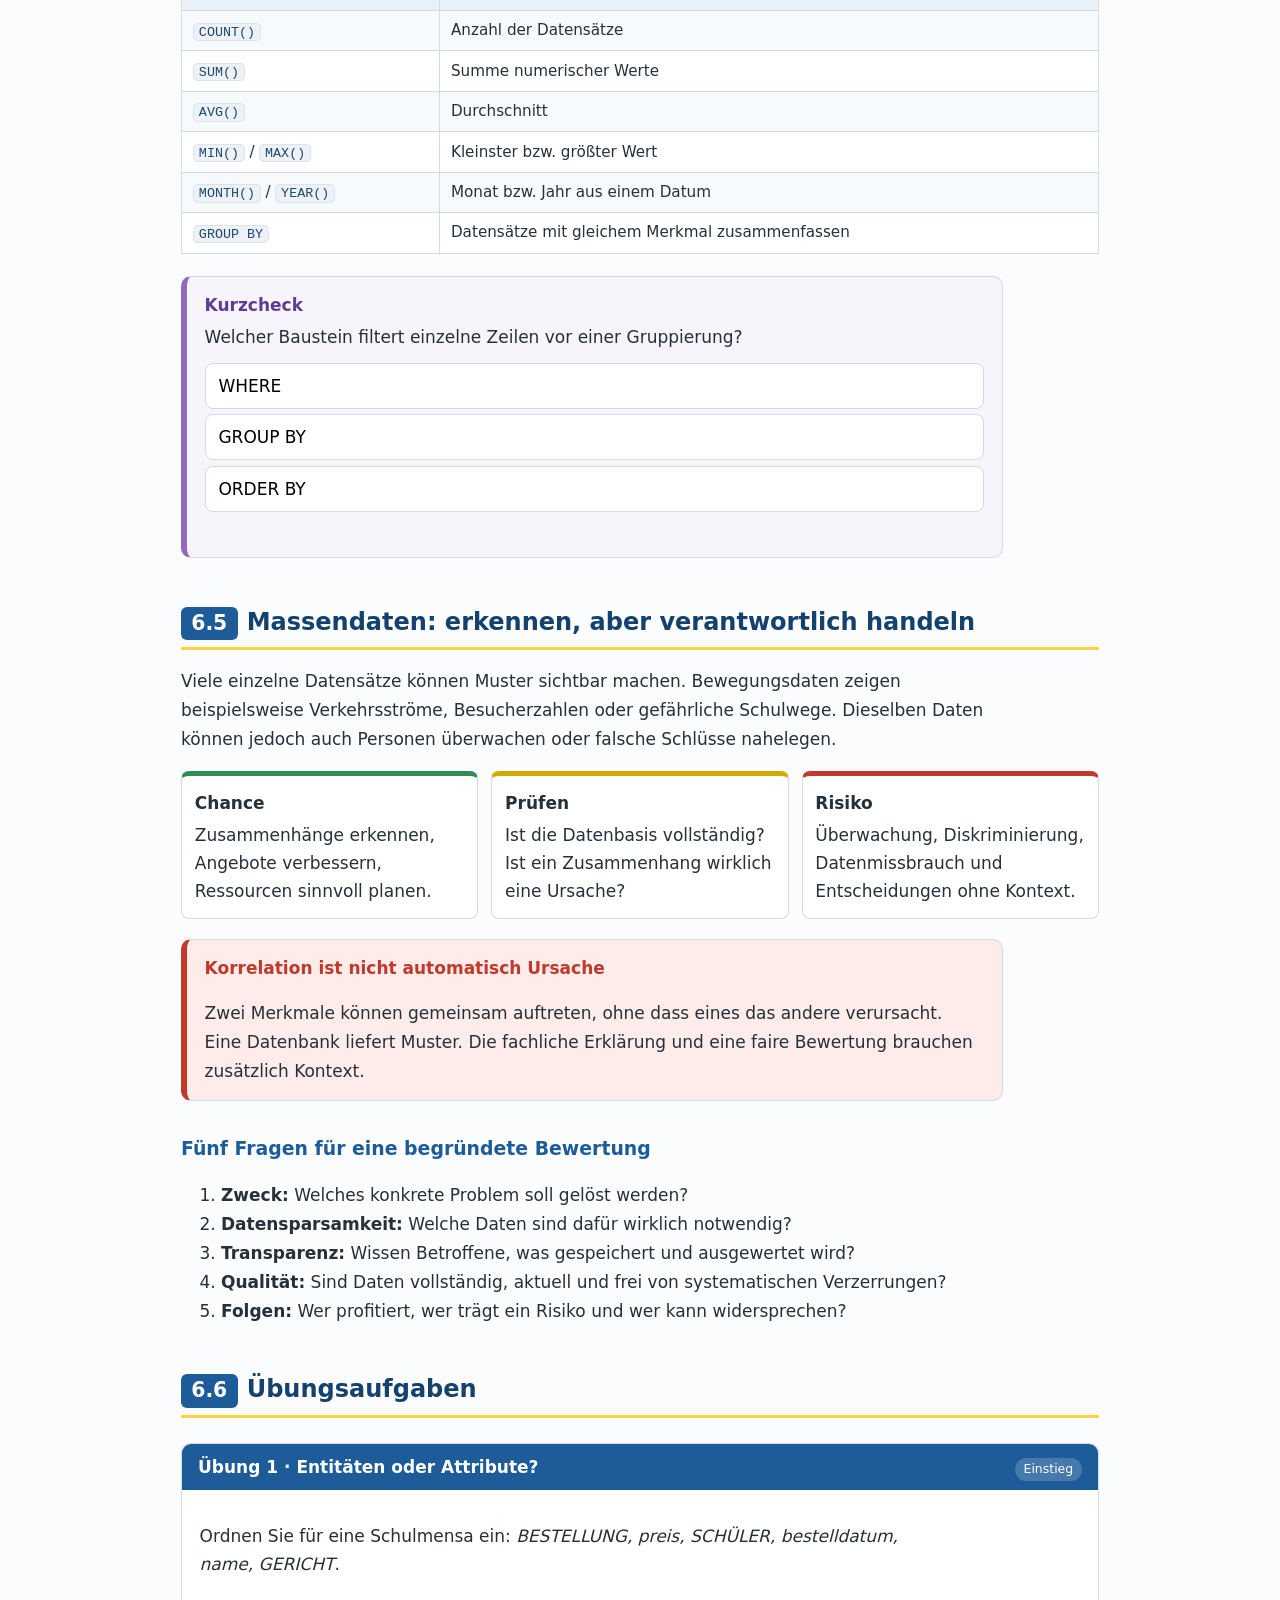
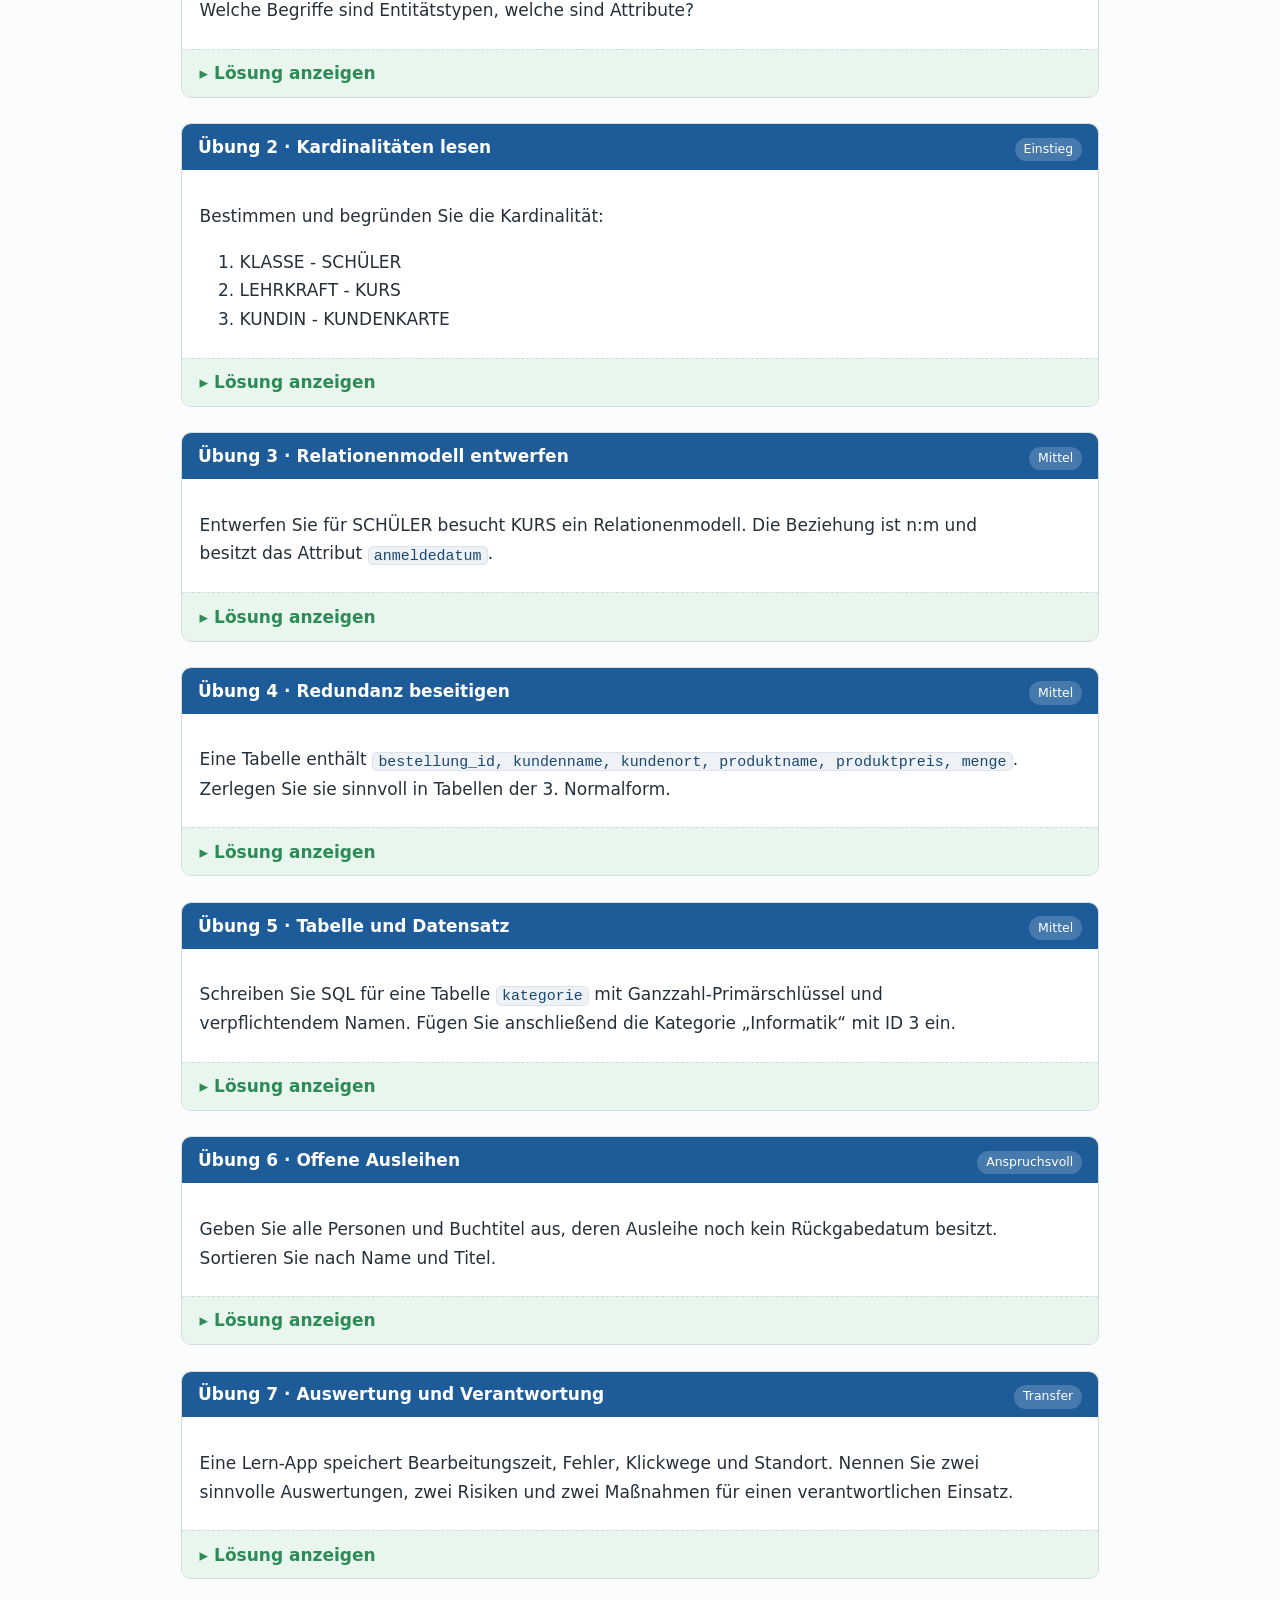
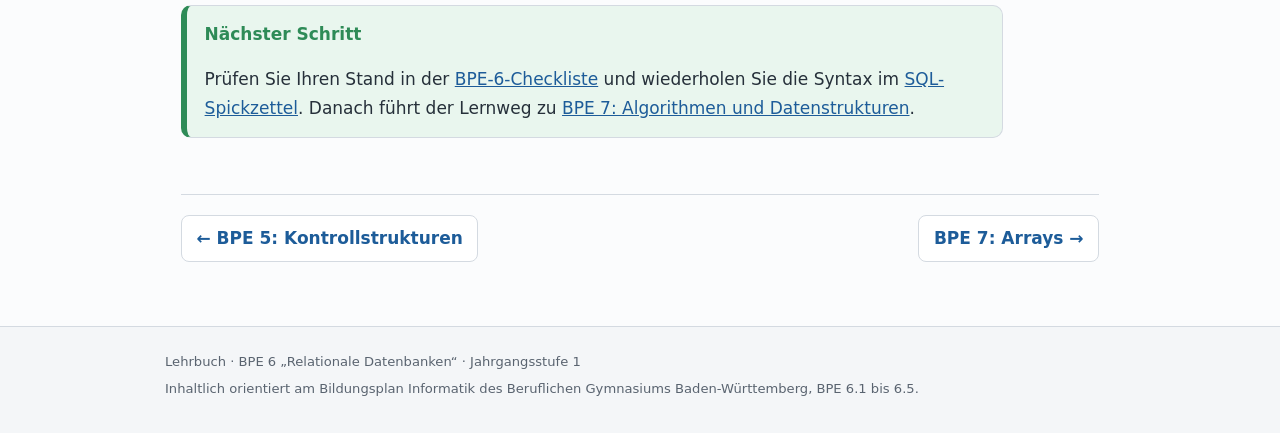
<file: bpe-6-relationale-datenbanken.html>
<!DOCTYPE html>
<html lang="de">
<head>
<meta charset="UTF-8">
<meta name="viewport" content="width=device-width, initial-scale=1">
<title>BPE 6 · Relationale Datenbanken – Lehrbuch</title>
<link rel="icon" type="image/png" href="assets/lehrbuch-favicon.png?v=2.4.1">
<link rel="apple-touch-icon" href="assets/lehrbuch-apple-touch.png?v=2.4.1">
<link rel="stylesheet" href="assets/style.css?v=2.4.1">
</head>
<body>

<nav class="topnav">
  <div class="nav-inner">
    <a class="nav-logo" href="index.html"><img src="assets/lehrbuch-favicon.png" alt="" width="28" height="28"><span>Lehrbuch</span></a>
    <a class="lab-ruecklink" href="../PythonLab/index.html#workbook">← PythonLab</a>
    <a href="index.html">Start</a>
    <a href="inhaltsverzeichnis.html">Inhalt</a>
    <a href="kapitel-1-kara.html">BPE5 K1</a>
    <a href="kapitel-2-python-grundlagen.html">BPE5 K2</a>
    <a href="kapitel-3-kontrollstrukturen.html">BPE5 K3</a>
    <a href="bpe-6-relationale-datenbanken.html" class="aktiv">BPE6 DB</a>
    <a href="kapitel-4-arrays.html">BPE7 K4</a>
    <a href="kapitel-5-sortieren-suchen.html">BPE7 K5</a>
    <a href="kapitel-6-datenstrukturen.html">BPE7 K6</a>
    <a href="bpe-8-gesellschaftliche-aspekte.html">BPE8</a>
    <a href="glossar.html">Glossar</a>
    <a href="referenz.html">Spickzettel</a>
    <a href="checklisten.html">Checklisten</a>
  </div>
</nav>

<header class="seitenkopf">
  <div class="kopf-inner">
    <p class="dachzeile">Jahrgangsstufe 1 · BPE 6 · 30 Stunden</p>
    <h1>Relationale Datenbanken – Daten mit System</h1>
    <p class="untertitel">
      Eine Schulbibliothek kennt Bücher, Personen und Ausleihen. Doch wie werden
      diese Daten so gespeichert, dass nichts durcheinandergerät? Sie entwickeln
      Schritt für Schritt ein Datenmodell und bringen es mit SQL in MySQL Workbench
      zum Leben.
    </p>
  </div>
</header>

<main>

<div class="kapitel-toc">
  <strong>In dieser Bildungsplaneinheit:</strong>
  <ol>
    <li><a href="#datenbank">Warum eine Datenbank?</a></li>
    <li><a href="#ermodell">BPE 6.1: Entity-Relationship-Modell</a></li>
    <li><a href="#relationenmodell">BPE 6.2: Vom ER-Modell zu Relationen</a></li>
    <li><a href="#normalisierung">Redundanz und 3. Normalform</a></li>
    <li><a href="#aufbau">BPE 6.3: Datenbank mit CREATE und INSERT</a></li>
    <li><a href="#auswerten">BPE 6.4: Daten mit SELECT auswerten</a></li>
    <li><a href="#massendaten">BPE 6.5: Chancen und Risiken von Massendaten</a></li>
    <li><a href="#uebungen">Übungsaufgaben</a></li>
  </ol>
</div>

<div class="box box-ziel">
  <span class="box-titel">Das können Sie nach BPE 6</span>
  <ul>
    <li>Situationen der realen Welt als ER-Modell darstellen,</li>
    <li>Entitäten, Attribute, Beziehungen und Kardinalitäten sicher unterscheiden,</li>
    <li>aus einem ER-Modell ein Relationenmodell mit Primär- und Fremdschlüsseln ableiten,</li>
    <li>Redundanz erkennen und Tabellen bis zur 3. Normalform strukturieren,</li>
    <li>Tabellen mit SQL anlegen, Datensätze einfügen und konsistent halten,</li>
    <li>Daten aus mehreren Tabellen filtern, sortieren, gruppieren und auswerten,</li>
    <li>Chancen und Risiken personalisierter Massendaten begründet beurteilen.</li>
  </ul>
</div>

<div class="db-weg" aria-label="Lernweg durch BPE 6">
  <div class="db-schritt"><strong>1 · Analysieren</strong><span>Welche Dinge und Zusammenhänge gibt es?</span></div>
  <div class="db-schritt"><strong>2 · Modellieren</strong><span>ER-Modell und Kardinalitäten entwerfen</span></div>
  <div class="db-schritt"><strong>3 · Strukturieren</strong><span>Relationen, Schlüssel und Normalformen festlegen</span></div>
  <div class="db-schritt"><strong>4 · Umsetzen</strong><span>Tabellen erstellen und Daten erfassen</span></div>
  <div class="db-schritt"><strong>5 · Auswerten</strong><span>Mit SQL Fragen an die Daten stellen</span></div>
</div>

<!-- ============================================================ -->
<h2 id="datenbank"><span class="knr">6.0</span>Warum eine Datenbank?</h2>

<p>
  Eine Tabelle reicht für eine kleine Namensliste. In einer Schulbibliothek hängen
  jedoch verschiedene Dinge zusammen: Eine Person kann mehrere Bücher ausleihen,
  ein Buch kann im Laufe der Zeit von verschiedenen Personen ausgeliehen werden,
  und jede Ausleihe besitzt ein eigenes Datum. Würde alles in einer einzigen
  Tabelle stehen, müssten Namen und Buchtitel ständig wiederholt werden.
</p>

<div class="vergleich">
  <div class="box box-info">
    <span class="box-titel">Tabellenkalkulation</span>
    <p>Gut für Berechnungen, einzelne Listen und schnelle Diagramme.</p>
    <p><strong>Grenze:</strong> Zusammenhängende Daten werden leicht doppelt oder widersprüchlich.</p>
  </div>
  <div class="box box-tipp">
    <span class="box-titel">Relationale Datenbank</span>
    <p>Gut für viele verknüpfte Datensätze, eindeutige Regeln und wiederkehrende Auswertungen.</p>
    <p><strong>Stärke:</strong> Beziehungen werden über Schlüssel zuverlässig abgebildet.</p>
  </div>
</div>

<div class="box box-merke">
  <span class="box-titel">Merke: Datenbank</span>
  <p>
    Eine <strong>Datenbank</strong> ist eine strukturierte Sammlung zusammengehöriger
    Daten. Ein <strong>Datenbankmanagementsystem</strong> wie MySQL speichert diese
    Daten, prüft Regeln und beantwortet Abfragen.
  </p>
</div>

<!-- ============================================================ -->
<h2 id="ermodell"><span class="knr">6.1</span>Die reale Welt als ER-Modell</h2>

<p>
  Bevor Tabellen angelegt werden, wird die Situation vereinfacht. Das
  <strong>Entity-Relationship-Modell</strong>, kurz ER-Modell, zeigt die wichtigen
  Objekte, ihre Eigenschaften und ihre Beziehungen. Es ist der Bauplan der Datenbank.
</p>

<table class="tab">
  <tr><th>Begriff</th><th>Bedeutung</th><th>Beispiel Schulbibliothek</th></tr>
  <tr><td><strong>Entität</strong></td><td>Ein einzelnes, unterscheidbares Objekt.</td><td>die Person Mia Sommer</td></tr>
  <tr><td><strong>Entitätstyp</strong></td><td>Gruppe gleichartiger Entitäten.</td><td>PERSON</td></tr>
  <tr><td><strong>Attribut</strong></td><td>Eigenschaft eines Entitätstyps.</td><td>name, klasse</td></tr>
  <tr><td><strong>Beziehung</strong></td><td>Verknüpfung zwischen Entitätstypen.</td><td>PERSON leiht BUCH aus</td></tr>
  <tr><td><strong>Kardinalität</strong></td><td>Wie viele Entitäten miteinander verbunden sein dürfen.</td><td>n:m</td></tr>
</table>

<h3>Ein erstes Modell</h3>

<div class="er-modell" role="img" aria-label="ER-Modell: Personen leihen Bücher aus, Kardinalität n zu m">
  <div class="er-entitaet">
    <h4>PERSON</h4>
    <ul><li><u>person_id</u></li><li>name</li><li>klasse</li></ul>
  </div>
  <div class="er-beziehung">leiht aus<span class="er-kardinalitaet">n : m</span></div>
  <div class="er-entitaet">
    <h4>BUCH</h4>
    <ul><li><u>buch_id</u></li><li>titel</li><li>autor</li></ul>
  </div>
</div>

<p>
  Eine Person kann im Laufe der Zeit viele Bücher ausleihen. Ein Buch kann ebenfalls
  nacheinander von vielen Personen ausgeliehen werden. Deshalb ist dies eine
  <strong>n:m-Beziehung</strong>. Das Ausleihdatum gehört nicht zu Person oder Buch,
  sondern zur Beziehung selbst.
</p>

<table class="tab">
  <tr><th>Kardinalität</th><th>Lesart</th><th>Beispiel</th></tr>
  <tr><td><strong>1:1</strong></td><td>Genau ein Objekt gehört zu genau einem anderen.</td><td>Fahrzeug - Fahrgestellnummer</td></tr>
  <tr><td><strong>1:n</strong></td><td>Ein Objekt kann mit vielen anderen verbunden sein.</td><td>Klasse - Schülerinnen und Schüler</td></tr>
  <tr><td><strong>n:m</strong></td><td>Auf beiden Seiten sind viele Verbindungen möglich.</td><td>Person - Buch</td></tr>
</table>

<div class="quiz" data-erklaerung="Ein Kurs kann viele Lernende enthalten und ein Lernender kann mehrere Kurse besuchen.">
  <span class="quiz-titel">Kurzcheck</span>
  <p class="quiz-frage">Welche Kardinalität passt zwischen LERNENDE und KURS?</p>
  <button class="antwort">1:1</button>
  <button class="antwort">1:n</button>
  <button class="antwort" data-richtig>n:m</button>
  <p class="quiz-feedback"></p>
</div>

<!-- ============================================================ -->
<h2 id="relationenmodell"><span class="knr">6.2</span>Vom ER-Modell zum Relationenmodell</h2>

<p>
  Im Relationenmodell wird jeder Entitätstyp zu einer <strong>Relation</strong>, die
  später als Tabelle umgesetzt wird. Die n:m-Beziehung erhält eine eigene Relation
  <strong>AUSLEIHE</strong>. So wird aus dem Bild ein präziser Tabellenplan.
</p>

<div class="schema-grid" aria-label="Relationenmodell der Schulbibliothek">
  <div class="schema-card">
    <h4>PERSON</h4>
    <div class="schema-zeile"><span class="schluessel pk">PK</span><code>person_id</code><span class="schema-typ">INT</span></div>
    <div class="schema-zeile"><span class="schluessel neutral">-</span><code>name</code><span class="schema-typ">VARCHAR</span></div>
    <div class="schema-zeile"><span class="schluessel neutral">-</span><code>klasse</code><span class="schema-typ">VARCHAR</span></div>
  </div>
  <div class="schema-card">
    <h4>AUSLEIHE</h4>
    <div class="schema-zeile"><span class="schluessel pk">PK</span><code>ausleihe_id</code><span class="schema-typ">INT</span></div>
    <div class="schema-zeile"><span class="schluessel fk">FK</span><code>person_id</code><span class="schema-typ">INT</span></div>
    <div class="schema-zeile"><span class="schluessel fk">FK</span><code>buch_id</code><span class="schema-typ">INT</span></div>
    <div class="schema-zeile"><span class="schluessel neutral">-</span><code>ausleihdatum</code><span class="schema-typ">DATE</span></div>
    <div class="schema-zeile"><span class="schluessel neutral">-</span><code>rueckgabedatum</code><span class="schema-typ">DATE</span></div>
  </div>
  <div class="schema-card">
    <h4>BUCH</h4>
    <div class="schema-zeile"><span class="schluessel pk">PK</span><code>buch_id</code><span class="schema-typ">INT</span></div>
    <div class="schema-zeile"><span class="schluessel neutral">-</span><code>titel</code><span class="schema-typ">VARCHAR</span></div>
    <div class="schema-zeile"><span class="schluessel neutral">-</span><code>autor</code><span class="schema-typ">VARCHAR</span></div>
  </div>
</div>

<div class="vergleich">
  <div class="box box-merke">
    <span class="box-titel">Primärschlüssel (PK)</span>
    <p>Identifiziert jeden Datensatz einer Tabelle eindeutig. Zwei Personen dürfen denselben Namen, aber niemals dieselbe <code>person_id</code> besitzen.</p>
  </div>
  <div class="box box-tipp">
    <span class="box-titel">Fremdschlüssel (FK)</span>
    <p>Verweist auf den Primärschlüssel einer anderen Tabelle. <code>AUSLEIHE.person_id</code> zeigt auf <code>PERSON.person_id</code>.</p>
  </div>
</div>

<h3>Geeignete Datentypen</h3>

<table class="tab">
  <tr><th>Art der Daten</th><th>MySQL-Datentyp</th><th>Beispiel</th></tr>
  <tr><td>Text</td><td><code>VARCHAR(100)</code> oder <code>TEXT</code></td><td>Buchtitel</td></tr>
  <tr><td>Ganzzahl</td><td><code>INT</code></td><td>Anzahl Exemplare</td></tr>
  <tr><td>Fließkommazahl</td><td><code>DECIMAL(6,2)</code></td><td>Preis 19.95</td></tr>
  <tr><td>Datum</td><td><code>DATE</code></td><td>2026-09-14</td></tr>
  <tr><td>Wahrheitswert</td><td><code>BOOLEAN</code></td><td>verfügbar / nicht verfügbar</td></tr>
</table>

<!-- ============================================================ -->
<h2 id="normalisierung"><span class="knr">6.2+</span>Redundanz und 3. Normalform</h2>

<p>
  <strong>Redundanz</strong> bedeutet, dass dieselbe Information unnötig mehrfach
  gespeichert wird. In einer großen Ausleihtabelle würde Mias Name bei jeder Ausleihe
  erneut stehen. Ändert sich der Name, müssten viele Zeilen angepasst werden. Wird eine
  Zeile vergessen, widerspricht die Datenbank sich selbst.
</p>

<table class="tab">
  <tr><th>ausleihe_id</th><th>person_name</th><th>klasse</th><th>buch_titel</th></tr>
  <tr><td>501</td><td>Mia Sommer</td><td>J1/1</td><td>Python verstehen</td></tr>
  <tr><td>502</td><td>Mia Sommer</td><td>J1/1</td><td>Datenbanken kompakt</td></tr>
  <tr><td>503</td><td>Mia Sommer</td><td>J1/1</td><td>Algorithmen entdecken</td></tr>
</table>

<div class="normalform-weg">
  <div><strong>1. Normalform</strong><span>Jede Zelle enthält genau einen Wert, keine Listen oder Wiederholungsgruppen.</span></div>
  <div><strong>2. Normalform</strong><span>Jedes Nichtschlüsselattribut hängt vom gesamten Primärschlüssel ab.</span></div>
  <div><strong>3. Normalform</strong><span>Nichtschlüsselattribute hängen nur vom Primärschlüssel ab, nicht voneinander.</span></div>
</div>

<div class="box box-achtung">
  <span class="box-titel">Typische Anomalien</span>
  <ul>
    <li><strong>Änderungsanomalie:</strong> Eine Information muss an vielen Stellen geändert werden.</li>
    <li><strong>Einfügeanomalie:</strong> Ein Buch kann erst gespeichert werden, wenn bereits eine Ausleihe existiert.</li>
    <li><strong>Löschanomalie:</strong> Mit der letzten Ausleihe verschwinden versehentlich auch die Buchdaten.</li>
  </ul>
</div>

<div class="box box-merke">
  <span class="box-titel">Prüffrage für die 3. Normalform</span>
  <p>
    Beschreibt jedes Attribut wirklich das Objekt dieser Tabelle? Wenn ein Attribut
    eigentlich zu einem anderen Objekt gehört, braucht es meist eine eigene Tabelle
    und einen Fremdschlüssel.
  </p>
</div>

<!-- ============================================================ -->
<h2 id="aufbau"><span class="knr">6.3</span>Die Datenbank mit SQL aufbauen</h2>

<p>
  In MySQL Workbench wird das Modell mit <strong>SQL</strong> umgesetzt. SQL steht für
  Structured Query Language. Ein neues Skript wird geöffnet, ausgeführt und das
  Ergebnis anschließend im Schema-Bereich kontrolliert.
</p>

<h3>Tabellen erstellen</h3>

<pre class="code" data-lang="sql">CREATE TABLE person (
  person_id INT PRIMARY KEY,
  name VARCHAR(100) NOT NULL,
  klasse VARCHAR(20) NOT NULL
);

CREATE TABLE buch (
  buch_id INT PRIMARY KEY,
  titel VARCHAR(150) NOT NULL,
  autor VARCHAR(100) NOT NULL
);

CREATE TABLE ausleihe (
  ausleihe_id INT PRIMARY KEY,
  person_id INT NOT NULL,
  buch_id INT NOT NULL,
  ausleihdatum DATE NOT NULL,
  rueckgabedatum DATE,
  FOREIGN KEY (person_id) REFERENCES person(person_id),
  FOREIGN KEY (buch_id) REFERENCES buch(buch_id)
);</pre>

<h3>Datensätze einfügen</h3>

<pre class="code" data-lang="sql">INSERT INTO person (person_id, name, klasse)
VALUES (1, 'Mia Sommer', 'J1/1');

INSERT INTO buch (buch_id, titel, autor)
VALUES (10, 'Python verstehen', 'Lena Code');

INSERT INTO ausleihe
  (ausleihe_id, person_id, buch_id, ausleihdatum)
VALUES
  (501, 1, 10, '2026-09-14');</pre>

<div class="vergleich">
  <div class="box box-info">
    <span class="box-titel">Datenkonsistenz</span>
    <p>Die gespeicherten Daten erfüllen die vereinbarten Regeln und widersprechen sich nicht.</p>
  </div>
  <div class="box box-tipp">
    <span class="box-titel">Referentielle Integrität</span>
    <p>Ein Fremdschlüssel darf nur auf einen tatsächlich vorhandenen Datensatz zeigen. Eine Ausleihe für <code>person_id = 99</code> wird abgelehnt, wenn Person 99 nicht existiert.</p>
  </div>
</div>

<!-- ============================================================ -->
<h2 id="auswerten"><span class="knr">6.4</span>Fragen mit SELECT beantworten</h2>

<h3>Auswählen, filtern und sortieren</h3>

<pre class="code" data-lang="sql">SELECT titel, autor
FROM buch
WHERE autor = 'Lena Code'
ORDER BY titel ASC;</pre>

<p>
  Die Reihenfolge hilft beim Lesen: <strong>Was</strong> soll erscheinen?
  <strong>Woher</strong> kommen die Daten? <strong>Welche</strong> Zeilen werden
  ausgewählt? <strong>Wie</strong> wird sortiert?
</p>

<table class="tab">
  <tr><th>Baustein</th><th>Aufgabe</th><th>Beispiel</th></tr>
  <tr><td><code>SELECT</code></td><td>Spalten auswählen</td><td><code>SELECT titel, autor</code></td></tr>
  <tr><td><code>FROM</code></td><td>Tabelle festlegen</td><td><code>FROM buch</code></td></tr>
  <tr><td><code>WHERE</code></td><td>Zeilen filtern</td><td><code>WHERE buch_id &gt; 10</code></td></tr>
  <tr><td><code>AND / OR / NOT</code></td><td>Bedingungen verknüpfen</td><td><code>WHERE klasse = 'J1/1' OR klasse = 'J1/2'</code></td></tr>
  <tr><td><code>ORDER BY</code></td><td>Ergebnis sortieren</td><td><code>ORDER BY name ASC</code></td></tr>
</table>

<h3>Daten aus mehreren Tabellen verbinden</h3>

<pre class="code" data-lang="sql">SELECT person.name, buch.titel, ausleihe.ausleihdatum
FROM ausleihe
INNER JOIN person
  ON ausleihe.person_id = person.person_id
INNER JOIN buch
  ON ausleihe.buch_id = buch.buch_id
WHERE ausleihe.rueckgabedatum IS NULL
ORDER BY person.name;</pre>

<div class="box box-merke">
  <span class="box-titel">Merke: JOIN</span>
  <p>
    Ein <code>JOIN</code> verbindet passende Datensätze über Primär- und
    Fremdschlüssel. Ohne die <code>ON</code>-Bedingung würden alle Personen mit allen
    Büchern kombiniert. Das Ergebnis wäre fachlich falsch und sehr groß.
  </p>
</div>

<h3>Gruppieren und rechnen</h3>

<pre class="code" data-lang="sql">SELECT person.klasse,
       COUNT(*) AS anzahl_ausleihen
FROM ausleihe
INNER JOIN person
  ON ausleihe.person_id = person.person_id
WHERE YEAR(ausleihe.ausleihdatum) = 2026
GROUP BY person.klasse
ORDER BY anzahl_ausleihen DESC;</pre>

<table class="tab">
  <tr><th>Funktion</th><th>Bedeutung</th></tr>
  <tr><td><code>COUNT()</code></td><td>Anzahl der Datensätze</td></tr>
  <tr><td><code>SUM()</code></td><td>Summe numerischer Werte</td></tr>
  <tr><td><code>AVG()</code></td><td>Durchschnitt</td></tr>
  <tr><td><code>MIN()</code> / <code>MAX()</code></td><td>Kleinster bzw. größter Wert</td></tr>
  <tr><td><code>MONTH()</code> / <code>YEAR()</code></td><td>Monat bzw. Jahr aus einem Datum</td></tr>
  <tr><td><code>GROUP BY</code></td><td>Datensätze mit gleichem Merkmal zusammenfassen</td></tr>
</table>

<div class="quiz" data-erklaerung="WHERE filtert einzelne Datensätze vor der Gruppierung; HAVING filtert bereits gebildete Gruppen.">
  <span class="quiz-titel">Kurzcheck</span>
  <p class="quiz-frage">Welcher Baustein filtert einzelne Zeilen vor einer Gruppierung?</p>
  <button class="antwort" data-richtig>WHERE</button>
  <button class="antwort">GROUP BY</button>
  <button class="antwort">ORDER BY</button>
  <p class="quiz-feedback"></p>
</div>

<!-- ============================================================ -->
<h2 id="massendaten"><span class="knr">6.5</span>Massendaten: erkennen, aber verantwortlich handeln</h2>

<p>
  Viele einzelne Datensätze können Muster sichtbar machen. Bewegungsdaten zeigen
  beispielsweise Verkehrsströme, Besucherzahlen oder gefährliche Schulwege. Dieselben
  Daten können jedoch auch Personen überwachen oder falsche Schlüsse nahelegen.
</p>

<div class="daten-ampel">
  <div><strong>Chance</strong><span>Zusammenhänge erkennen, Angebote verbessern, Ressourcen sinnvoll planen.</span></div>
  <div><strong>Prüfen</strong><span>Ist die Datenbasis vollständig? Ist ein Zusammenhang wirklich eine Ursache?</span></div>
  <div><strong>Risiko</strong><span>Überwachung, Diskriminierung, Datenmissbrauch und Entscheidungen ohne Kontext.</span></div>
</div>

<div class="box box-achtung">
  <span class="box-titel">Korrelation ist nicht automatisch Ursache</span>
  <p>
    Zwei Merkmale können gemeinsam auftreten, ohne dass eines das andere verursacht.
    Eine Datenbank liefert Muster. Die fachliche Erklärung und eine faire Bewertung
    brauchen zusätzlich Kontext.
  </p>
</div>

<h3>Fünf Fragen für eine begründete Bewertung</h3>

<ol>
  <li><strong>Zweck:</strong> Welches konkrete Problem soll gelöst werden?</li>
  <li><strong>Datensparsamkeit:</strong> Welche Daten sind dafür wirklich notwendig?</li>
  <li><strong>Transparenz:</strong> Wissen Betroffene, was gespeichert und ausgewertet wird?</li>
  <li><strong>Qualität:</strong> Sind Daten vollständig, aktuell und frei von systematischen Verzerrungen?</li>
  <li><strong>Folgen:</strong> Wer profitiert, wer trägt ein Risiko und wer kann widersprechen?</li>
</ol>

<!-- ============================================================ -->
<h2 id="uebungen"><span class="knr">6.6</span>Übungsaufgaben</h2>

<div class="uebung">
  <div class="uebung-kopf"><span>Übung 1 · Entitäten oder Attribute?</span><span class="schwierigkeit">Einstieg</span></div>
  <div class="uebung-inhalt">
    <p>Ordnen Sie für eine Schulmensa ein: <em>BESTELLUNG, preis, SCHÜLER, bestelldatum, name, GERICHT</em>.</p>
    <p>Welche Begriffe sind Entitätstypen, welche sind Attribute?</p>
  </div>
  <details class="loesung"><summary>Lösung anzeigen</summary><div class="loesung-inhalt">
    <p><strong>Entitätstypen:</strong> BESTELLUNG, SCHÜLER, GERICHT.</p>
    <p><strong>Attribute:</strong> preis gehört zu GERICHT, bestelldatum zu BESTELLUNG, name zu SCHÜLER.</p>
  </div></details>
</div>

<div class="uebung">
  <div class="uebung-kopf"><span>Übung 2 · Kardinalitäten lesen</span><span class="schwierigkeit">Einstieg</span></div>
  <div class="uebung-inhalt">
    <p>Bestimmen und begründen Sie die Kardinalität:</p>
    <ol><li>KLASSE - SCHÜLER</li><li>LEHRKRAFT - KURS</li><li>KUNDIN - KUNDENKARTE</li></ol>
  </div>
  <details class="loesung"><summary>Lösung anzeigen</summary><div class="loesung-inhalt">
    <ol><li><strong>1:n</strong>, eine Klasse umfasst viele Schülerinnen und Schüler, jede Schülerin bzw. jeder Schüler gehört zu genau einer Klasse.</li><li><strong>n:m</strong>, wenn Team-Teaching möglich ist: Eine Lehrkraft unterrichtet mehrere Kurse und ein Kurs kann mehrere Lehrkräfte haben. Nimmt man dagegen an, dass jeder Kurs genau eine Lehrkraft hat, ist <strong>1:n</strong> richtig – bei Kardinalitäten zählt immer die genannte Annahme!</li><li>Im vereinfachten Modell <strong>1:1</strong>: Eine Kundin besitzt genau eine Kundenkarte, jede Karte gehört genau einer Kundin.</li></ol>
  </div></details>
</div>

<div class="uebung">
  <div class="uebung-kopf"><span>Übung 3 · Relationenmodell entwerfen</span><span class="schwierigkeit">Mittel</span></div>
  <div class="uebung-inhalt">
    <p>Entwerfen Sie für SCHÜLER besucht KURS ein Relationenmodell. Die Beziehung ist n:m und besitzt das Attribut <code>anmeldedatum</code>.</p>
  </div>
  <details class="loesung"><summary>Lösung anzeigen</summary><div class="loesung-inhalt">
    <p><code>SCHUELER(schueler_id PK, name)</code></p>
    <p><code>KURS(kurs_id PK, bezeichnung)</code></p>
    <p><code>TEILNAHME(teilnahme_id PK, schueler_id FK, kurs_id FK, anmeldedatum)</code></p>
  </div></details>
</div>

<div class="uebung">
  <div class="uebung-kopf"><span>Übung 4 · Redundanz beseitigen</span><span class="schwierigkeit">Mittel</span></div>
  <div class="uebung-inhalt">
    <p>Eine Tabelle enthält <code>bestellung_id, kundenname, kundenort, produktname, produktpreis, menge</code>. Zerlegen Sie sie sinnvoll in Tabellen der 3. Normalform.</p>
  </div>
  <details class="loesung"><summary>Lösung anzeigen</summary><div class="loesung-inhalt">
    <p>Eine mögliche Lösung:</p>
    <ul><li><code>KUNDE(kunde_id PK, name, ort)</code></li><li><code>PRODUKT(produkt_id PK, name, preis)</code></li><li><code>BESTELLUNG(bestellung_id PK, kunde_id FK)</code></li><li><code>POSITION(position_id PK, bestellung_id FK, produkt_id FK, menge)</code></li></ul>
    <p>Kundendaten und Produktpreis werden damit nur an einer Stelle gepflegt.</p>
  </div></details>
</div>

<div class="uebung">
  <div class="uebung-kopf"><span>Übung 5 · Tabelle und Datensatz</span><span class="schwierigkeit">Mittel</span></div>
  <div class="uebung-inhalt">
    <p>Schreiben Sie SQL für eine Tabelle <code>kategorie</code> mit Ganzzahl-Primärschlüssel und verpflichtendem Namen. Fügen Sie anschließend die Kategorie „Informatik“ mit ID 3 ein.</p>
  </div>
  <details class="loesung"><summary>Lösung anzeigen</summary><div class="loesung-inhalt">
<pre class="code" data-lang="sql">CREATE TABLE kategorie (
  kategorie_id INT PRIMARY KEY,
  name VARCHAR(60) NOT NULL
);

INSERT INTO kategorie (kategorie_id, name)
VALUES (3, 'Informatik');</pre>
  </div></details>
</div>

<div class="uebung">
  <div class="uebung-kopf"><span>Übung 6 · Offene Ausleihen</span><span class="schwierigkeit">Anspruchsvoll</span></div>
  <div class="uebung-inhalt">
    <p>Geben Sie alle Personen und Buchtitel aus, deren Ausleihe noch kein Rückgabedatum besitzt. Sortieren Sie nach Name und Titel.</p>
  </div>
  <details class="loesung"><summary>Lösung anzeigen</summary><div class="loesung-inhalt">
<pre class="code" data-lang="sql">SELECT person.name, buch.titel
FROM ausleihe
INNER JOIN person
  ON ausleihe.person_id = person.person_id
INNER JOIN buch
  ON ausleihe.buch_id = buch.buch_id
WHERE ausleihe.rueckgabedatum IS NULL
ORDER BY person.name, buch.titel;</pre>
  </div></details>
</div>

<div class="uebung">
  <div class="uebung-kopf"><span>Übung 7 · Auswertung und Verantwortung</span><span class="schwierigkeit">Transfer</span></div>
  <div class="uebung-inhalt">
    <p>Eine Lern-App speichert Bearbeitungszeit, Fehler, Klickwege und Standort. Nennen Sie zwei sinnvolle Auswertungen, zwei Risiken und zwei Maßnahmen für einen verantwortlichen Einsatz.</p>
  </div>
  <details class="loesung"><summary>Lösung anzeigen</summary><div class="loesung-inhalt">
    <p><strong>Chancen:</strong> schwierige Aufgaben erkennen; passende Wiederholungen anbieten.</p>
    <p><strong>Risiken:</strong> Überwachung; vorschnelle Bewertung oder Benachteiligung.</p>
    <p><strong>Maßnahmen:</strong> Standort nicht erfassen, wenn er nicht nötig ist; klare Information, kurze Speicherfristen, geschützte Zugriffe und menschliche Kontrolle.</p>
  </div></details>
</div>

<div class="box box-tipp">
  <span class="box-titel">Nächster Schritt</span>
  <p>
    Prüfen Sie Ihren Stand in der <a href="checklisten.html#bpe6">BPE-6-Checkliste</a>
    und wiederholen Sie die Syntax im <a href="referenz.html#sql">SQL-Spickzettel</a>.
    Danach führt der Lernweg zu <a href="kapitel-4-arrays.html">BPE 7: Algorithmen und Datenstrukturen</a>.
  </p>
</div>

<div class="seiten-nav">
  <a href="kapitel-3-kontrollstrukturen.html">← BPE 5: Kontrollstrukturen</a>
  <a href="kapitel-4-arrays.html">BPE 7: Arrays →</a>
</div>

</main>

<a class="nach-oben" href="#" title="Nach oben">↑</a>

<footer class="fuss">
  <div class="fuss-inner">
    <p>Lehrbuch · BPE 6 „Relationale Datenbanken“ · Jahrgangsstufe 1</p>
    <p>Inhaltlich orientiert am Bildungsplan Informatik des Beruflichen Gymnasiums Baden-Württemberg, BPE 6.1 bis 6.5.</p>
  </div>
</footer>

<script src="assets/lehrbuch.js?v=2.4.1"></script>
</body>
</html>
</file>
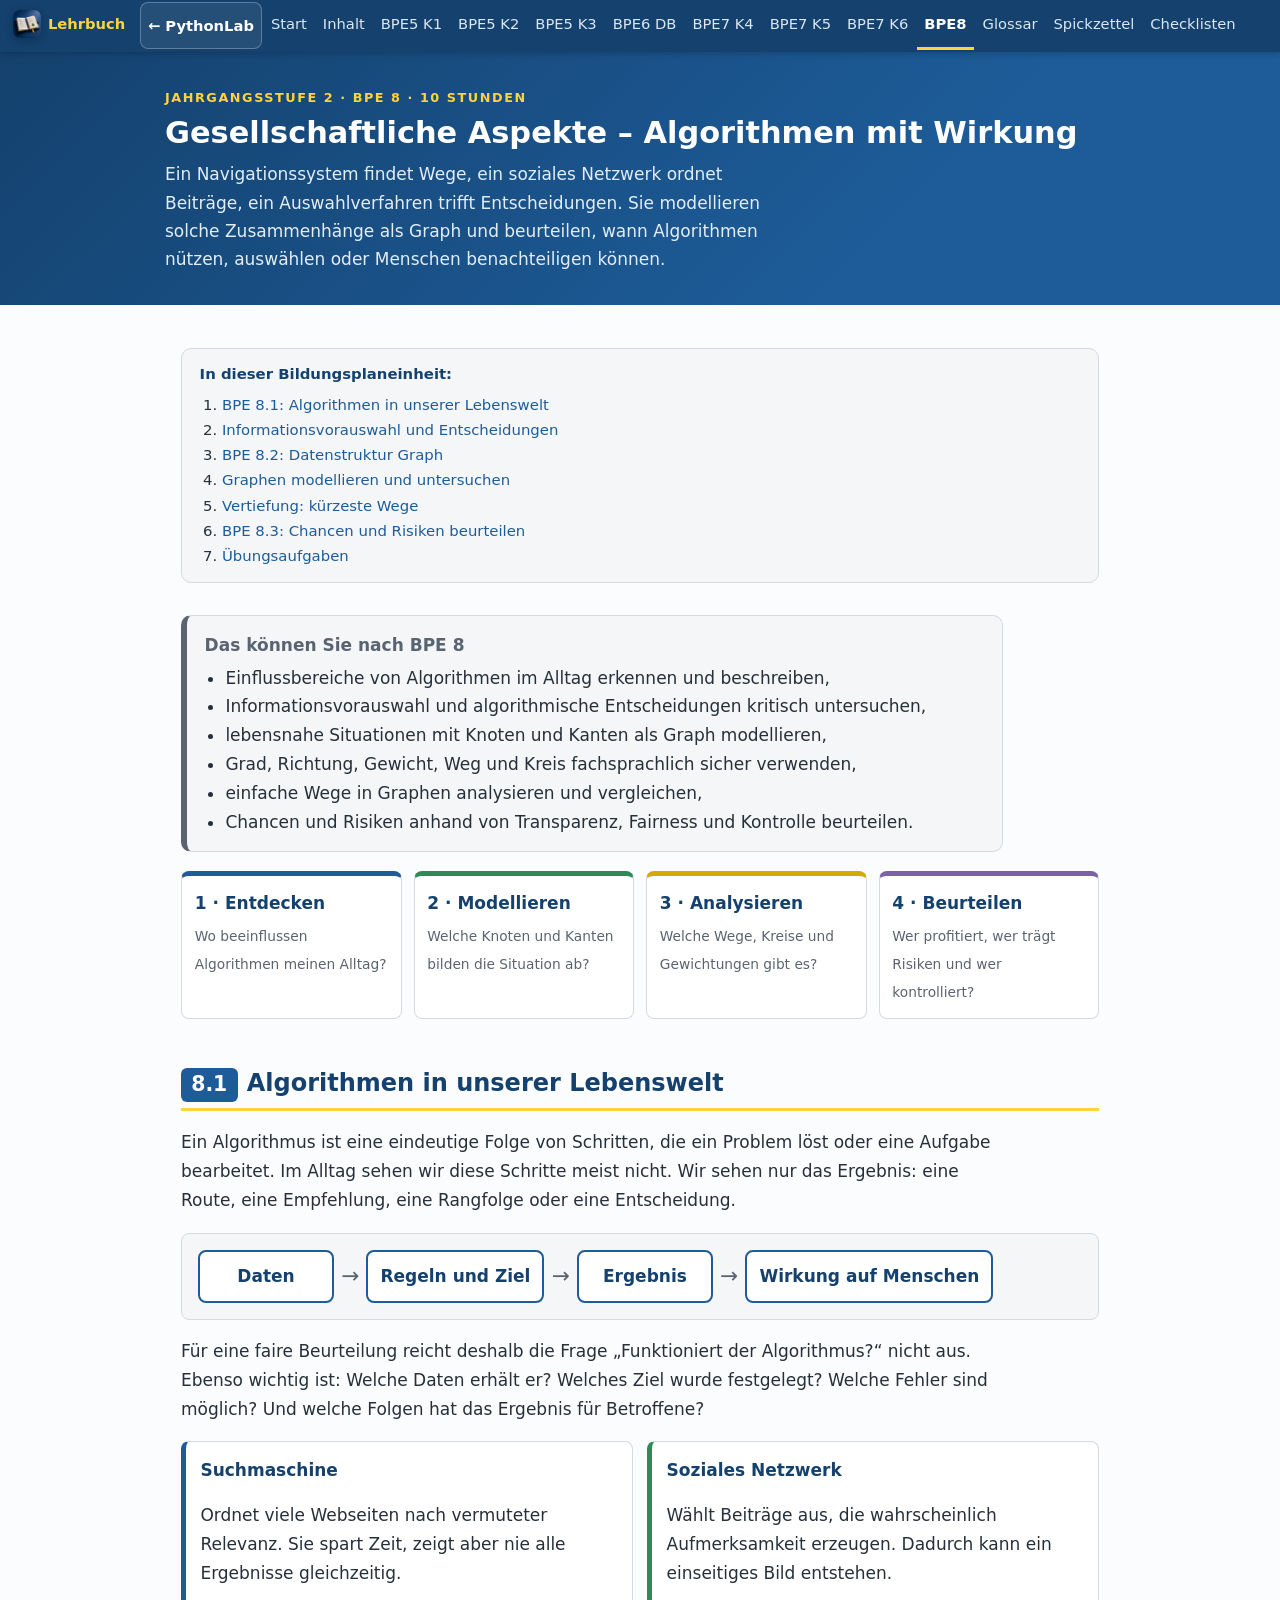
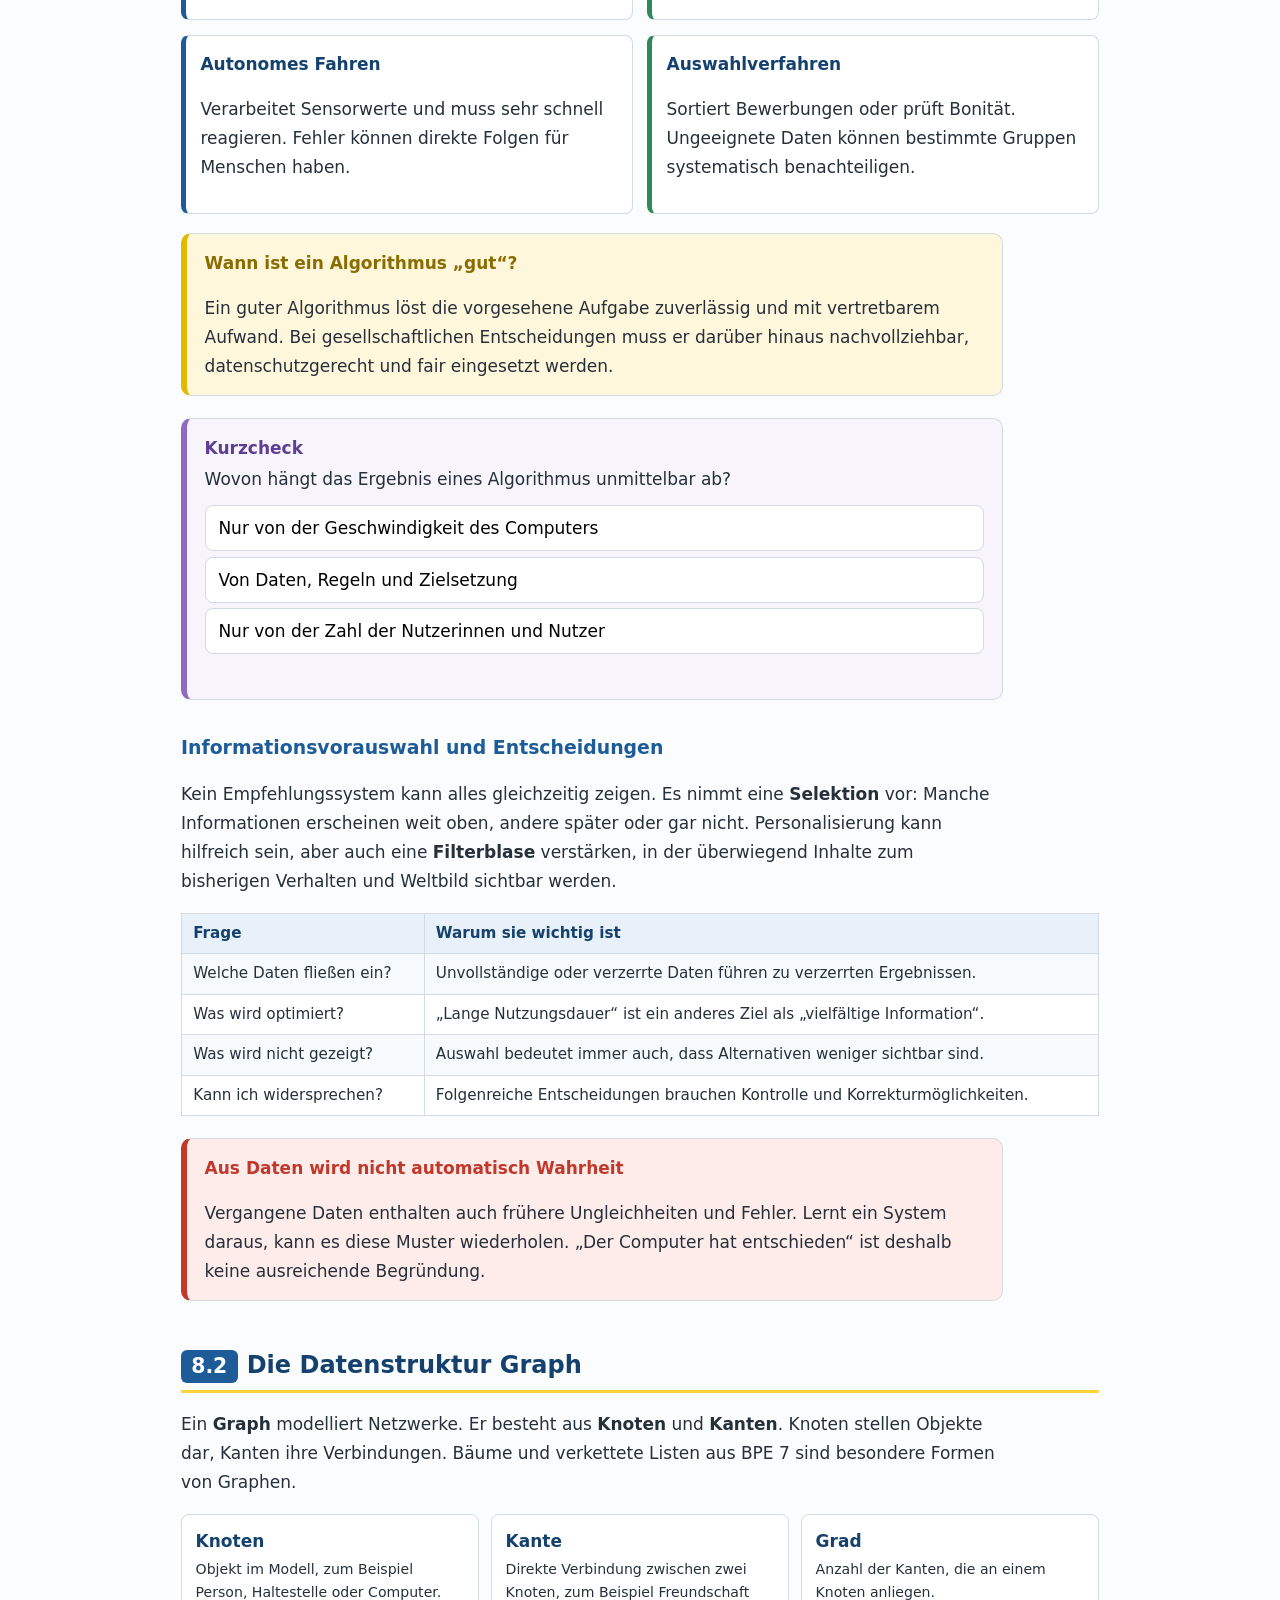
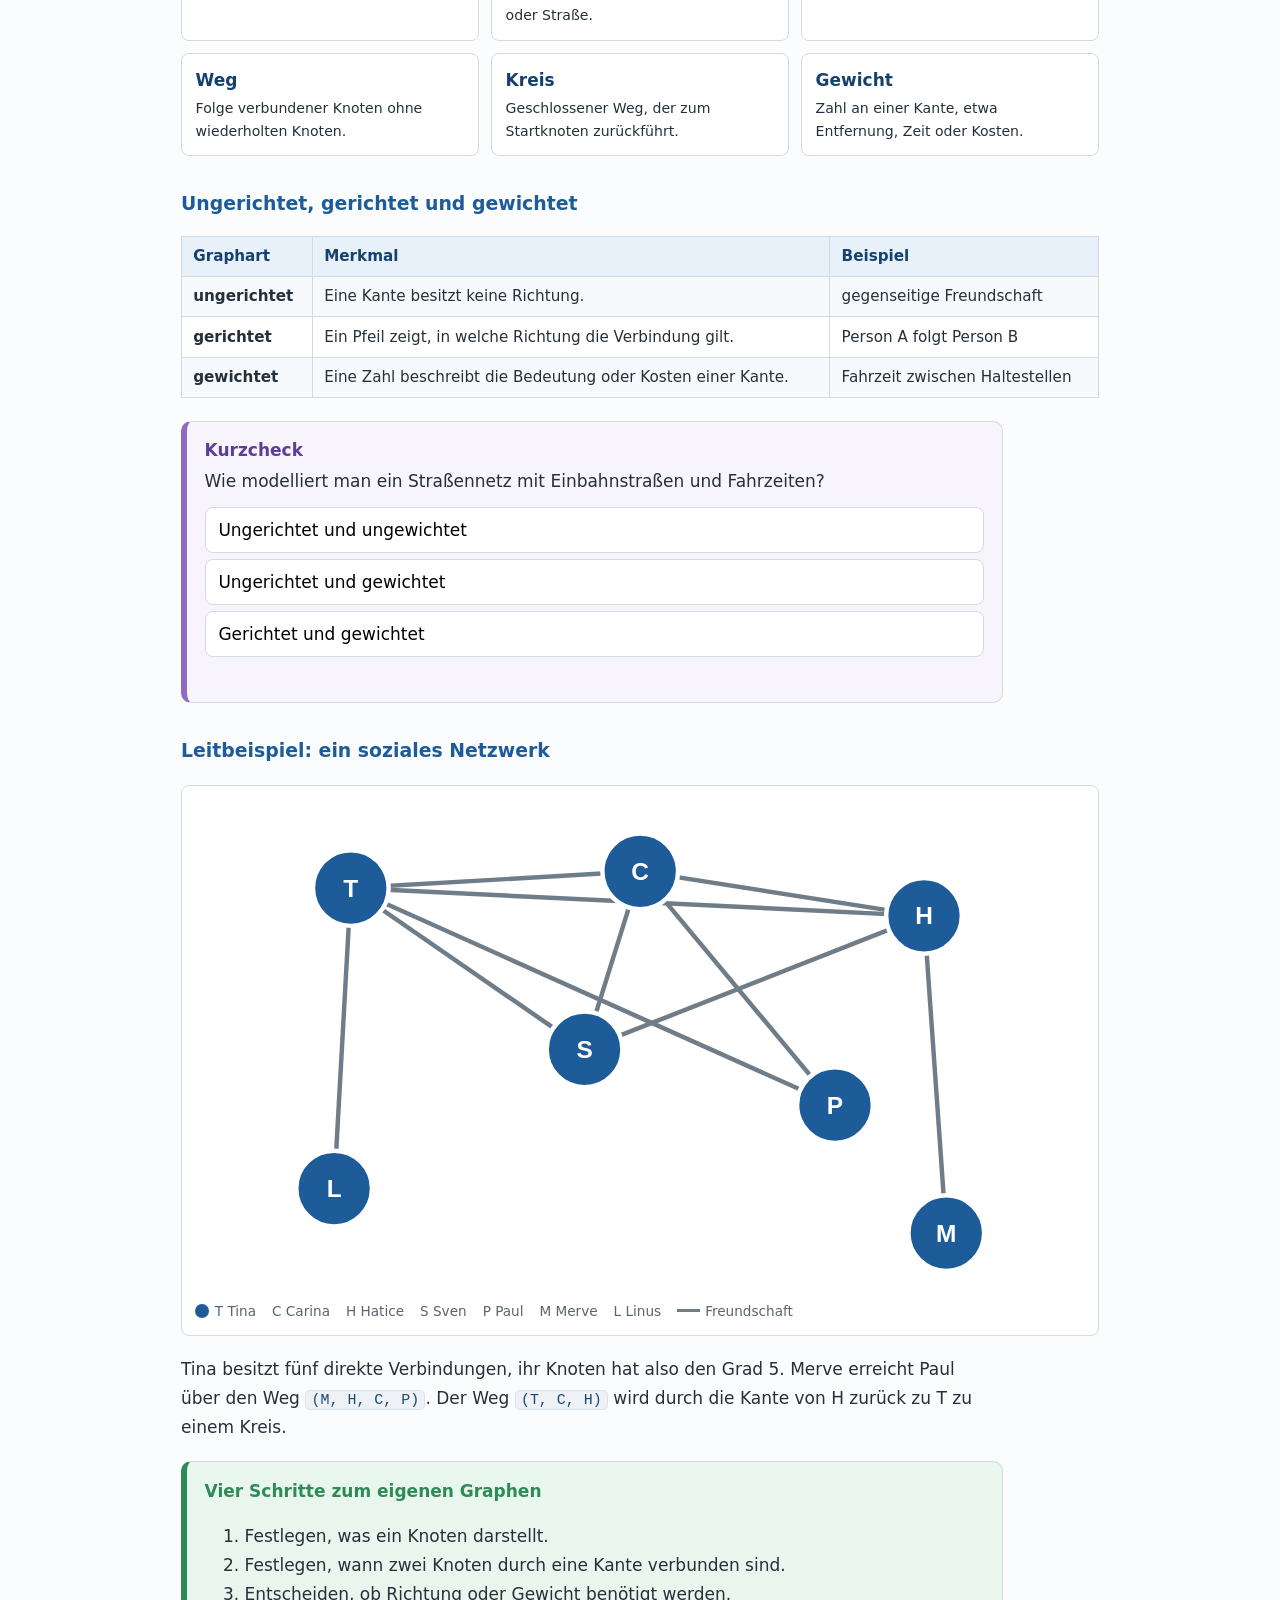
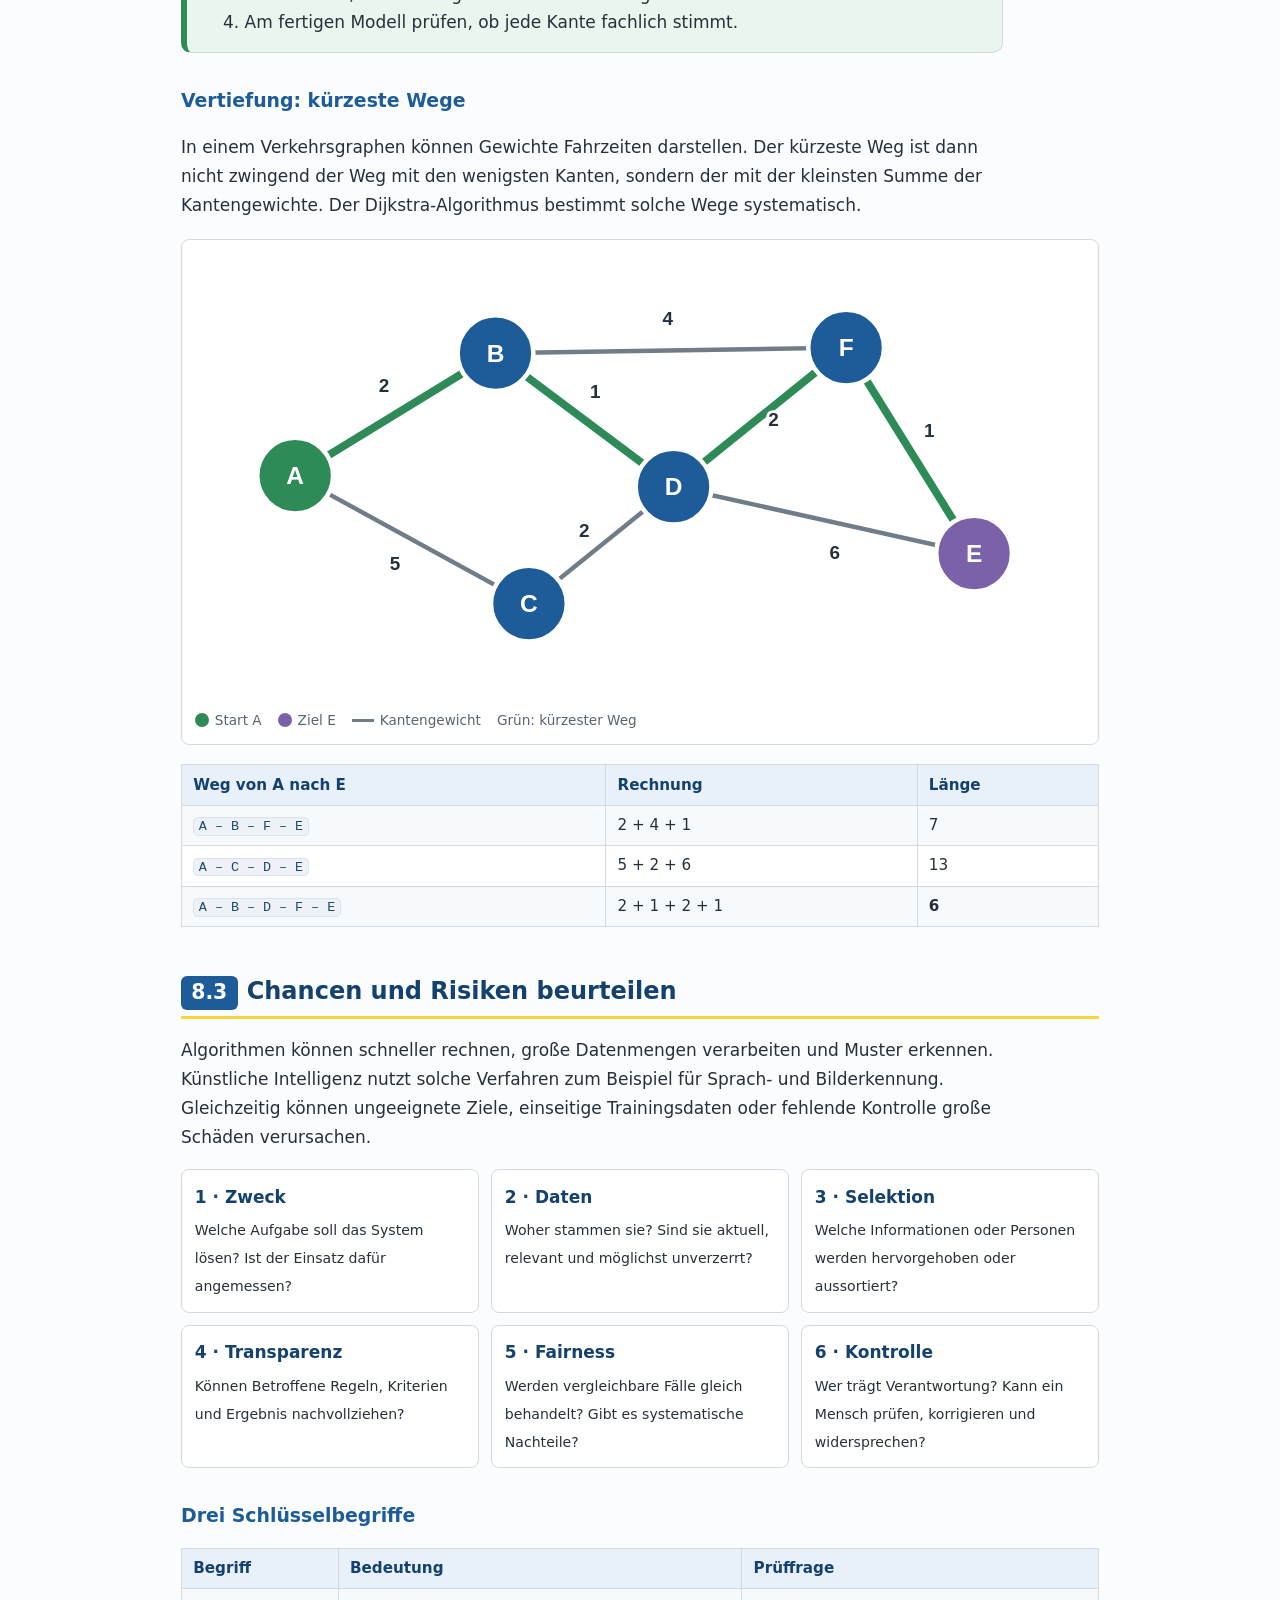
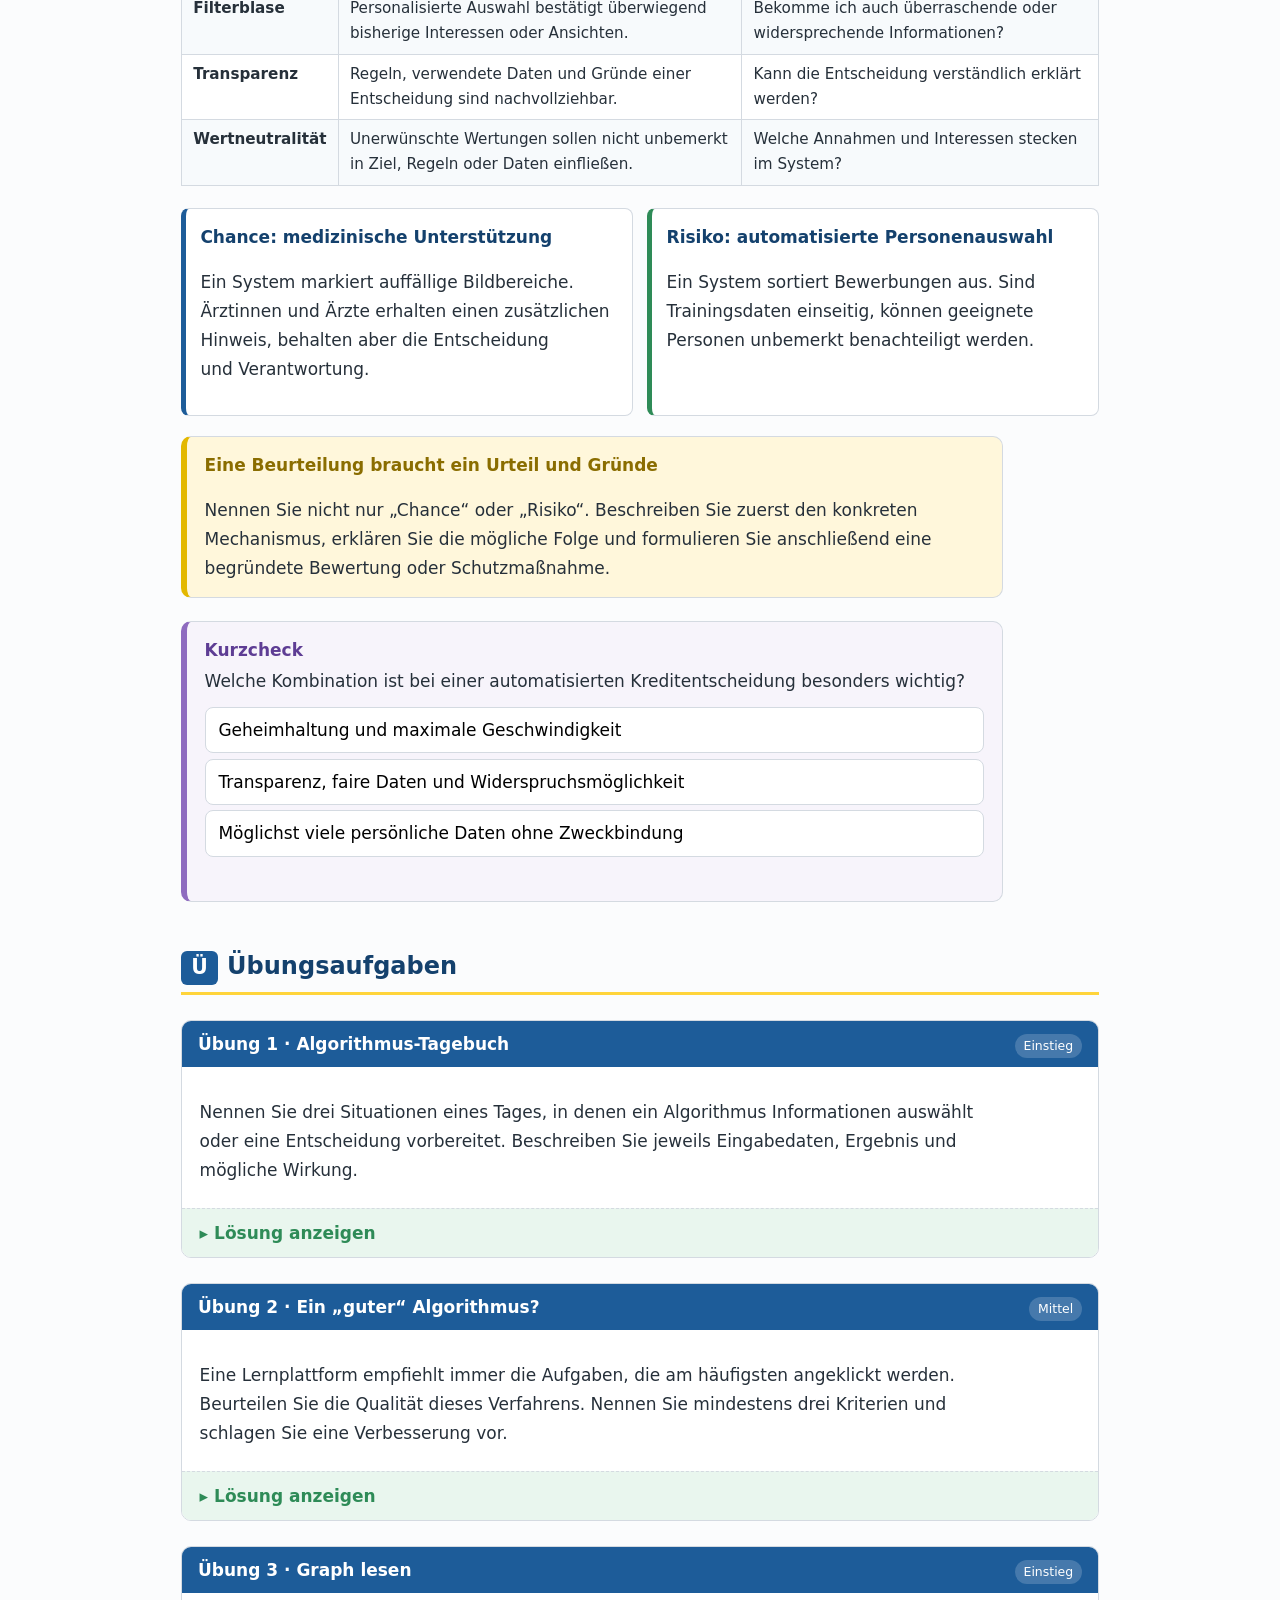
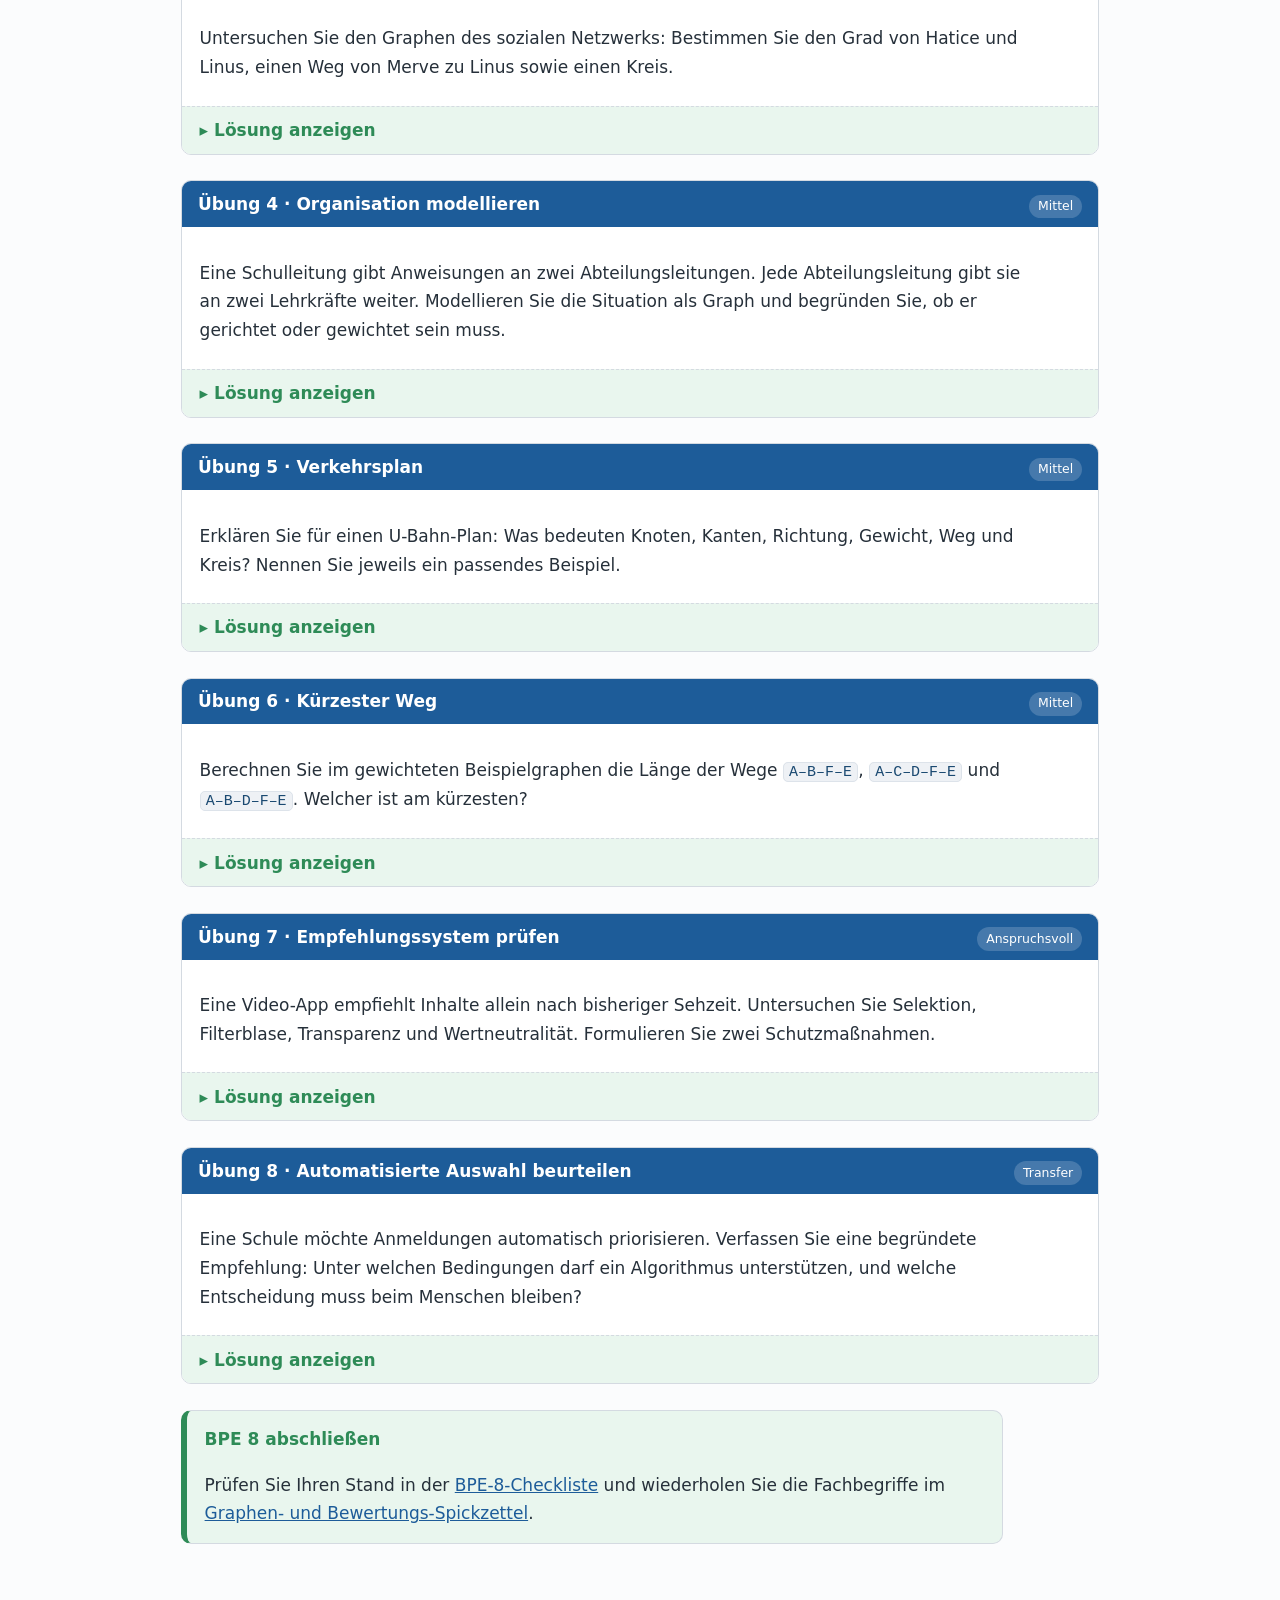
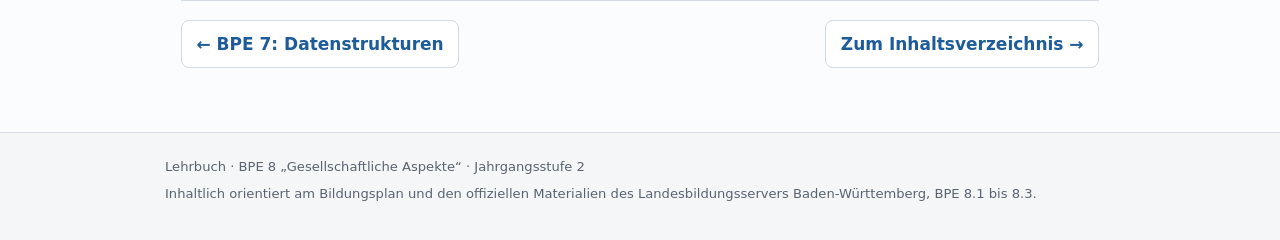
<file: bpe-8-gesellschaftliche-aspekte.html>
<!DOCTYPE html>
<html lang="de">
<head>
<meta charset="UTF-8">
<meta name="viewport" content="width=device-width, initial-scale=1">
<title>BPE 8 · Gesellschaftliche Aspekte – Lehrbuch</title>
<link rel="icon" type="image/png" href="assets/lehrbuch-favicon.png?v=2.4.1">
<link rel="apple-touch-icon" href="assets/lehrbuch-apple-touch.png?v=2.4.1">
<link rel="stylesheet" href="assets/style.css?v=2.4.1">
</head>
<body>

<nav class="topnav">
  <div class="nav-inner">
    <a class="nav-logo" href="index.html"><img src="assets/lehrbuch-favicon.png" alt="" width="28" height="28"><span>Lehrbuch</span></a>
    <a class="lab-ruecklink" href="../PythonLab/index.html#workbook">← PythonLab</a>
    <a href="index.html">Start</a>
    <a href="inhaltsverzeichnis.html">Inhalt</a>
    <a href="kapitel-1-kara.html">BPE5 K1</a>
    <a href="kapitel-2-python-grundlagen.html">BPE5 K2</a>
    <a href="kapitel-3-kontrollstrukturen.html">BPE5 K3</a>
    <a href="bpe-6-relationale-datenbanken.html">BPE6 DB</a>
    <a href="kapitel-4-arrays.html">BPE7 K4</a>
    <a href="kapitel-5-sortieren-suchen.html">BPE7 K5</a>
    <a href="kapitel-6-datenstrukturen.html">BPE7 K6</a>
    <a href="bpe-8-gesellschaftliche-aspekte.html" class="aktiv">BPE8</a>
    <a href="glossar.html">Glossar</a>
    <a href="referenz.html">Spickzettel</a>
    <a href="checklisten.html">Checklisten</a>
  </div>
</nav>

<header class="seitenkopf">
  <div class="kopf-inner">
    <p class="dachzeile">Jahrgangsstufe 2 · BPE 8 · 10 Stunden</p>
    <h1>Gesellschaftliche Aspekte – Algorithmen mit Wirkung</h1>
    <p class="untertitel">
      Ein Navigationssystem findet Wege, ein soziales Netzwerk ordnet Beiträge,
      ein Auswahlverfahren trifft Entscheidungen. Sie modellieren solche
      Zusammenhänge als Graph und beurteilen, wann Algorithmen nützen, auswählen
      oder Menschen benachteiligen können.
    </p>
  </div>
</header>

<main>

<div class="kapitel-toc">
  <strong>In dieser Bildungsplaneinheit:</strong>
  <ol>
    <li><a href="#alltag">BPE 8.1: Algorithmen in unserer Lebenswelt</a></li>
    <li><a href="#informationsauswahl">Informationsvorauswahl und Entscheidungen</a></li>
    <li><a href="#graph">BPE 8.2: Datenstruktur Graph</a></li>
    <li><a href="#modellieren">Graphen modellieren und untersuchen</a></li>
    <li><a href="#wege">Vertiefung: kürzeste Wege</a></li>
    <li><a href="#bewerten">BPE 8.3: Chancen und Risiken beurteilen</a></li>
    <li><a href="#uebungen">Übungsaufgaben</a></li>
  </ol>
</div>

<div class="box box-ziel">
  <span class="box-titel">Das können Sie nach BPE 8</span>
  <ul>
    <li>Einflussbereiche von Algorithmen im Alltag erkennen und beschreiben,</li>
    <li>Informationsvorauswahl und algorithmische Entscheidungen kritisch untersuchen,</li>
    <li>lebensnahe Situationen mit Knoten und Kanten als Graph modellieren,</li>
    <li>Grad, Richtung, Gewicht, Weg und Kreis fachsprachlich sicher verwenden,</li>
    <li>einfache Wege in Graphen analysieren und vergleichen,</li>
    <li>Chancen und Risiken anhand von Transparenz, Fairness und Kontrolle beurteilen.</li>
  </ul>
</div>

<div class="algo-weg" aria-label="Lernweg durch BPE 8">
  <div class="algo-schritt"><strong>1 · Entdecken</strong><span>Wo beeinflussen Algorithmen meinen Alltag?</span></div>
  <div class="algo-schritt"><strong>2 · Modellieren</strong><span>Welche Knoten und Kanten bilden die Situation ab?</span></div>
  <div class="algo-schritt"><strong>3 · Analysieren</strong><span>Welche Wege, Kreise und Gewichtungen gibt es?</span></div>
  <div class="algo-schritt"><strong>4 · Beurteilen</strong><span>Wer profitiert, wer trägt Risiken und wer kontrolliert?</span></div>
</div>

<!-- ============================================================ -->
<h2 id="alltag"><span class="knr">8.1</span>Algorithmen in unserer Lebenswelt</h2>

<p>
  Ein Algorithmus ist eine eindeutige Folge von Schritten, die ein Problem löst
  oder eine Aufgabe bearbeitet. Im Alltag sehen wir diese Schritte meist nicht.
  Wir sehen nur das Ergebnis: eine Route, eine Empfehlung, eine Rangfolge oder
  eine Entscheidung.
</p>

<div class="entscheidung-fluss" aria-label="Vom Datensatz zur algorithmischen Wirkung">
  <div class="station">Daten</div><span class="pfeil">→</span>
  <div class="station">Regeln und Ziel</div><span class="pfeil">→</span>
  <div class="station">Ergebnis</div><span class="pfeil">→</span>
  <div class="station">Wirkung auf Menschen</div>
</div>

<p>
  Für eine faire Beurteilung reicht deshalb die Frage „Funktioniert der
  Algorithmus?“ nicht aus. Ebenso wichtig ist: Welche Daten erhält er? Welches
  Ziel wurde festgelegt? Welche Fehler sind möglich? Und welche Folgen hat das
  Ergebnis für Betroffene?
</p>

<div class="fallvergleich">
  <div class="fallkarte">
    <h4>Suchmaschine</h4>
    <p>Ordnet viele Webseiten nach vermuteter Relevanz. Sie spart Zeit, zeigt aber nie alle Ergebnisse gleichzeitig.</p>
  </div>
  <div class="fallkarte">
    <h4>Soziales Netzwerk</h4>
    <p>Wählt Beiträge aus, die wahrscheinlich Aufmerksamkeit erzeugen. Dadurch kann ein einseitiges Bild entstehen.</p>
  </div>
  <div class="fallkarte">
    <h4>Autonomes Fahren</h4>
    <p>Verarbeitet Sensorwerte und muss sehr schnell reagieren. Fehler können direkte Folgen für Menschen haben.</p>
  </div>
  <div class="fallkarte">
    <h4>Auswahlverfahren</h4>
    <p>Sortiert Bewerbungen oder prüft Bonität. Ungeeignete Daten können bestimmte Gruppen systematisch benachteiligen.</p>
  </div>
</div>

<div class="box box-merke">
  <span class="box-titel">Wann ist ein Algorithmus „gut“?</span>
  <p>
    Ein guter Algorithmus löst die vorgesehene Aufgabe zuverlässig und mit
    vertretbarem Aufwand. Bei gesellschaftlichen Entscheidungen muss er darüber
    hinaus nachvollziehbar, datenschutzgerecht und fair eingesetzt werden.
  </p>
</div>

<div class="quiz" data-erklaerung="Das sichtbare Ergebnis hängt sowohl von den Eingangsdaten als auch von den festgelegten Regeln und Zielen ab.">
  <span class="quiz-titel">Kurzcheck</span>
  <p class="quiz-frage">Wovon hängt das Ergebnis eines Algorithmus unmittelbar ab?</p>
  <button class="antwort">Nur von der Geschwindigkeit des Computers</button>
  <button class="antwort" data-richtig>Von Daten, Regeln und Zielsetzung</button>
  <button class="antwort">Nur von der Zahl der Nutzerinnen und Nutzer</button>
  <p class="quiz-feedback"></p>
</div>

<h3 id="informationsauswahl">Informationsvorauswahl und Entscheidungen</h3>

<p>
  Kein Empfehlungssystem kann alles gleichzeitig zeigen. Es nimmt eine
  <strong>Selektion</strong> vor: Manche Informationen erscheinen weit oben,
  andere später oder gar nicht. Personalisierung kann hilfreich sein, aber auch
  eine <strong>Filterblase</strong> verstärken, in der überwiegend Inhalte zum
  bisherigen Verhalten und Weltbild sichtbar werden.
</p>

<table class="tab">
  <tr><th>Frage</th><th>Warum sie wichtig ist</th></tr>
  <tr><td>Welche Daten fließen ein?</td><td>Unvollständige oder verzerrte Daten führen zu verzerrten Ergebnissen.</td></tr>
  <tr><td>Was wird optimiert?</td><td>„Lange Nutzungsdauer“ ist ein anderes Ziel als „vielfältige Information“.</td></tr>
  <tr><td>Was wird nicht gezeigt?</td><td>Auswahl bedeutet immer auch, dass Alternativen weniger sichtbar sind.</td></tr>
  <tr><td>Kann ich widersprechen?</td><td>Folgenreiche Entscheidungen brauchen Kontrolle und Korrekturmöglichkeiten.</td></tr>
</table>

<div class="box box-achtung">
  <span class="box-titel">Aus Daten wird nicht automatisch Wahrheit</span>
  <p>
    Vergangene Daten enthalten auch frühere Ungleichheiten und Fehler. Lernt ein
    System daraus, kann es diese Muster wiederholen. „Der Computer hat
    entschieden“ ist deshalb keine ausreichende Begründung.
  </p>
</div>

<!-- ============================================================ -->
<h2 id="graph"><span class="knr">8.2</span>Die Datenstruktur Graph</h2>

<p>
  Ein <strong>Graph</strong> modelliert Netzwerke. Er besteht aus
  <strong>Knoten</strong> und <strong>Kanten</strong>. Knoten stellen Objekte dar,
  Kanten ihre Verbindungen. Bäume und verkettete Listen aus BPE 7 sind besondere
  Formen von Graphen.
</p>

<div class="begriff-kacheln">
  <div><strong>Knoten</strong><span>Objekt im Modell, zum Beispiel Person, Haltestelle oder Computer.</span></div>
  <div><strong>Kante</strong><span>Direkte Verbindung zwischen zwei Knoten, zum Beispiel Freundschaft oder Straße.</span></div>
  <div><strong>Grad</strong><span>Anzahl der Kanten, die an einem Knoten anliegen.</span></div>
  <div><strong>Weg</strong><span>Folge verbundener Knoten ohne wiederholten Knoten.</span></div>
  <div><strong>Kreis</strong><span>Geschlossener Weg, der zum Startknoten zurückführt.</span></div>
  <div><strong>Gewicht</strong><span>Zahl an einer Kante, etwa Entfernung, Zeit oder Kosten.</span></div>
</div>

<h3>Ungerichtet, gerichtet und gewichtet</h3>

<table class="tab">
  <tr><th>Graphart</th><th>Merkmal</th><th>Beispiel</th></tr>
  <tr><td><strong>ungerichtet</strong></td><td>Eine Kante besitzt keine Richtung.</td><td>gegenseitige Freundschaft</td></tr>
  <tr><td><strong>gerichtet</strong></td><td>Ein Pfeil zeigt, in welche Richtung die Verbindung gilt.</td><td>Person A folgt Person B</td></tr>
  <tr><td><strong>gewichtet</strong></td><td>Eine Zahl beschreibt die Bedeutung oder Kosten einer Kante.</td><td>Fahrzeit zwischen Haltestellen</td></tr>
</table>

<div class="quiz" data-erklaerung="Bei einer Einbahnstraße darf die Kante nur in der erlaubten Fahrtrichtung durchlaufen werden; die Fahrzeit ist ihr Gewicht.">
  <span class="quiz-titel">Kurzcheck</span>
  <p class="quiz-frage">Wie modelliert man ein Straßennetz mit Einbahnstraßen und Fahrzeiten?</p>
  <button class="antwort">Ungerichtet und ungewichtet</button>
  <button class="antwort">Ungerichtet und gewichtet</button>
  <button class="antwort" data-richtig>Gerichtet und gewichtet</button>
  <p class="quiz-feedback"></p>
</div>

<h3 id="modellieren">Leitbeispiel: ein soziales Netzwerk</h3>

<div class="graph-visual">
  <svg viewBox="0 0 800 440" role="img" aria-label="Ungerichteter Graph eines sozialen Netzwerks mit sieben Personen und zehn Freundschaften">
    <line class="graph-kante" x1="140" y1="80" x2="400" y2="65" />
    <line class="graph-kante" x1="140" y1="80" x2="655" y2="105" />
    <line class="graph-kante" x1="400" y1="65" x2="655" y2="105" />
    <line class="graph-kante" x1="350" y1="225" x2="140" y2="80" />
    <line class="graph-kante" x1="350" y1="225" x2="400" y2="65" />
    <line class="graph-kante" x1="350" y1="225" x2="655" y2="105" />
    <line class="graph-kante" x1="575" y1="275" x2="140" y2="80" />
    <line class="graph-kante" x1="575" y1="275" x2="400" y2="65" />
    <line class="graph-kante" x1="675" y1="390" x2="655" y2="105" />
    <line class="graph-kante" x1="125" y1="350" x2="140" y2="80" />
    <circle class="graph-knoten" cx="140" cy="80" r="34" /><text class="graph-label" x="140" y="80">T</text>
    <circle class="graph-knoten" cx="400" cy="65" r="34" /><text class="graph-label" x="400" y="65">C</text>
    <circle class="graph-knoten" cx="655" cy="105" r="34" /><text class="graph-label" x="655" y="105">H</text>
    <circle class="graph-knoten" cx="350" cy="225" r="34" /><text class="graph-label" x="350" y="225">S</text>
    <circle class="graph-knoten" cx="575" cy="275" r="34" /><text class="graph-label" x="575" y="275">P</text>
    <circle class="graph-knoten" cx="675" cy="390" r="34" /><text class="graph-label" x="675" y="390">M</text>
    <circle class="graph-knoten" cx="125" cy="350" r="34" /><text class="graph-label" x="125" y="350">L</text>
  </svg>
  <div class="graph-legende">
    <span><i class="leg-knoten"></i>T Tina</span><span>C Carina</span><span>H Hatice</span>
    <span>S Sven</span><span>P Paul</span><span>M Merve</span><span>L Linus</span>
    <span><i class="leg-kante"></i>Freundschaft</span>
  </div>
</div>

<p>
  Tina besitzt fünf direkte Verbindungen, ihr Knoten hat also den Grad 5. Merve
  erreicht Paul über den Weg <code>(M, H, C, P)</code>. Der Weg
  <code>(T, C, H)</code> wird durch die Kante von H zurück zu T zu einem Kreis.
</p>

<div class="box box-tipp">
  <span class="box-titel">Vier Schritte zum eigenen Graphen</span>
  <ol>
    <li>Festlegen, was ein Knoten darstellt.</li>
    <li>Festlegen, wann zwei Knoten durch eine Kante verbunden sind.</li>
    <li>Entscheiden, ob Richtung oder Gewicht benötigt werden.</li>
    <li>Am fertigen Modell prüfen, ob jede Kante fachlich stimmt.</li>
  </ol>
</div>

<h3 id="wege">Vertiefung: kürzeste Wege</h3>

<p>
  In einem Verkehrsgraphen können Gewichte Fahrzeiten darstellen. Der kürzeste
  Weg ist dann nicht zwingend der Weg mit den wenigsten Kanten, sondern der mit
  der kleinsten Summe der Kantengewichte. Der Dijkstra-Algorithmus bestimmt
  solche Wege systematisch.
</p>

<div class="graph-visual">
  <svg viewBox="0 0 800 400" role="img" aria-label="Gewichteter Graph mit hervorgehobenem kürzesten Weg von A nach E">
    <line class="graph-kante hervor" x1="90" y1="200" x2="270" y2="90" />
    <line class="graph-kante" x1="90" y1="200" x2="300" y2="315" />
    <line class="graph-kante hervor" x1="270" y1="90" x2="430" y2="210" />
    <line class="graph-kante" x1="270" y1="90" x2="585" y2="85" />
    <line class="graph-kante" x1="300" y1="315" x2="430" y2="210" />
    <line class="graph-kante hervor" x1="430" y1="210" x2="585" y2="85" />
    <line class="graph-kante" x1="430" y1="210" x2="700" y2="270" />
    <line class="graph-kante hervor" x1="585" y1="85" x2="700" y2="270" />
    <text class="graph-gewicht" x="165" y="125">2</text>
    <text class="graph-gewicht" x="175" y="285">5</text>
    <text class="graph-gewicht" x="355" y="130">1</text>
    <text class="graph-gewicht" x="420" y="65">4</text>
    <text class="graph-gewicht" x="345" y="255">2</text>
    <text class="graph-gewicht" x="515" y="155">2</text>
    <text class="graph-gewicht" x="570" y="275">6</text>
    <text class="graph-gewicht" x="655" y="165">1</text>
    <circle class="graph-knoten start" cx="90" cy="200" r="34" /><text class="graph-label" x="90" y="200">A</text>
    <circle class="graph-knoten" cx="270" cy="90" r="34" /><text class="graph-label" x="270" y="90">B</text>
    <circle class="graph-knoten" cx="300" cy="315" r="34" /><text class="graph-label" x="300" y="315">C</text>
    <circle class="graph-knoten" cx="430" cy="210" r="34" /><text class="graph-label" x="430" y="210">D</text>
    <circle class="graph-knoten" cx="585" cy="85" r="34" /><text class="graph-label" x="585" y="85">F</text>
    <circle class="graph-knoten ziel" cx="700" cy="270" r="34" /><text class="graph-label" x="700" y="270">E</text>
  </svg>
  <div class="graph-legende">
    <span><i class="leg-start"></i>Start A</span><span><i class="leg-ziel"></i>Ziel E</span>
    <span><i class="leg-kante"></i>Kantengewicht</span><span>Grün: kürzester Weg</span>
  </div>
</div>

<table class="tab">
  <tr><th>Weg von A nach E</th><th>Rechnung</th><th>Länge</th></tr>
  <tr><td><code>A – B – F – E</code></td><td>2 + 4 + 1</td><td>7</td></tr>
  <tr><td><code>A – C – D – E</code></td><td>5 + 2 + 6</td><td>13</td></tr>
  <tr><td><code>A – B – D – F – E</code></td><td>2 + 1 + 2 + 1</td><td><strong>6</strong></td></tr>
</table>

<!-- ============================================================ -->
<h2 id="bewerten"><span class="knr">8.3</span>Chancen und Risiken beurteilen</h2>

<p>
  Algorithmen können schneller rechnen, große Datenmengen verarbeiten und
  Muster erkennen. Künstliche Intelligenz nutzt solche Verfahren zum Beispiel
  für Sprach- und Bilderkennung. Gleichzeitig können ungeeignete Ziele,
  einseitige Trainingsdaten oder fehlende Kontrolle große Schäden verursachen.
</p>

<div class="bewertungsraster">
  <div class="bewertungspunkt"><strong>1 · Zweck</strong><span>Welche Aufgabe soll das System lösen? Ist der Einsatz dafür angemessen?</span></div>
  <div class="bewertungspunkt"><strong>2 · Daten</strong><span>Woher stammen sie? Sind sie aktuell, relevant und möglichst unverzerrt?</span></div>
  <div class="bewertungspunkt"><strong>3 · Selektion</strong><span>Welche Informationen oder Personen werden hervorgehoben oder aussortiert?</span></div>
  <div class="bewertungspunkt"><strong>4 · Transparenz</strong><span>Können Betroffene Regeln, Kriterien und Ergebnis nachvollziehen?</span></div>
  <div class="bewertungspunkt"><strong>5 · Fairness</strong><span>Werden vergleichbare Fälle gleich behandelt? Gibt es systematische Nachteile?</span></div>
  <div class="bewertungspunkt"><strong>6 · Kontrolle</strong><span>Wer trägt Verantwortung? Kann ein Mensch prüfen, korrigieren und widersprechen?</span></div>
</div>

<h3>Drei Schlüsselbegriffe</h3>

<table class="tab">
  <tr><th>Begriff</th><th>Bedeutung</th><th>Prüffrage</th></tr>
  <tr><td><strong>Filterblase</strong></td><td>Personalisierte Auswahl bestätigt überwiegend bisherige Interessen oder Ansichten.</td><td>Bekomme ich auch überraschende oder widersprechende Informationen?</td></tr>
  <tr><td><strong>Transparenz</strong></td><td>Regeln, verwendete Daten und Gründe einer Entscheidung sind nachvollziehbar.</td><td>Kann die Entscheidung verständlich erklärt werden?</td></tr>
  <tr><td><strong>Wertneutralität</strong></td><td>Unerwünschte Wertungen sollen nicht unbemerkt in Ziel, Regeln oder Daten einfließen.</td><td>Welche Annahmen und Interessen stecken im System?</td></tr>
</table>

<div class="fallvergleich">
  <div class="fallkarte">
    <h4>Chance: medizinische Unterstützung</h4>
    <p>Ein System markiert auffällige Bildbereiche. Ärztinnen und Ärzte erhalten einen zusätzlichen Hinweis, behalten aber die Entscheidung und Verantwortung.</p>
  </div>
  <div class="fallkarte">
    <h4>Risiko: automatisierte Personenauswahl</h4>
    <p>Ein System sortiert Bewerbungen aus. Sind Trainingsdaten einseitig, können geeignete Personen unbemerkt benachteiligt werden.</p>
  </div>
</div>

<div class="box box-merke">
  <span class="box-titel">Eine Beurteilung braucht ein Urteil und Gründe</span>
  <p>
    Nennen Sie nicht nur „Chance“ oder „Risiko“. Beschreiben Sie zuerst den
    konkreten Mechanismus, erklären Sie die mögliche Folge und formulieren Sie
    anschließend eine begründete Bewertung oder Schutzmaßnahme.
  </p>
</div>

<div class="quiz" data-erklaerung="Bei einer folgenreichen Entscheidung müssen Betroffene verstehen können, welche Kriterien verwendet wurden, und eine Korrektur verlangen können.">
  <span class="quiz-titel">Kurzcheck</span>
  <p class="quiz-frage">Welche Kombination ist bei einer automatisierten Kreditentscheidung besonders wichtig?</p>
  <button class="antwort">Geheimhaltung und maximale Geschwindigkeit</button>
  <button class="antwort" data-richtig>Transparenz, faire Daten und Widerspruchsmöglichkeit</button>
  <button class="antwort">Möglichst viele persönliche Daten ohne Zweckbindung</button>
  <p class="quiz-feedback"></p>
</div>

<!-- ============================================================ -->
<h2 id="uebungen"><span class="knr">Ü</span>Übungsaufgaben</h2>

<div class="uebung">
  <div class="uebung-kopf"><span>Übung 1 · Algorithmus-Tagebuch</span><span class="schwierigkeit">Einstieg</span></div>
  <div class="uebung-inhalt">
    <p>Nennen Sie drei Situationen eines Tages, in denen ein Algorithmus Informationen auswählt oder eine Entscheidung vorbereitet. Beschreiben Sie jeweils Eingabedaten, Ergebnis und mögliche Wirkung.</p>
  </div>
  <details class="loesung"><summary>Lösung anzeigen</summary><div class="loesung-inhalt">
    <p>Beispiel Navigation: Eingaben sind Start, Ziel, Straßennetz und Verkehrsdaten. Ergebnis ist eine Route. Sie beeinflusst, welche Straßen genutzt werden. Weitere mögliche Beispiele sind Suchmaschine, Musikempfehlung oder Spamfilter.</p>
  </div></details>
</div>

<div class="uebung">
  <div class="uebung-kopf"><span>Übung 2 · Ein „guter“ Algorithmus?</span><span class="schwierigkeit">Mittel</span></div>
  <div class="uebung-inhalt">
    <p>Eine Lernplattform empfiehlt immer die Aufgaben, die am häufigsten angeklickt werden. Beurteilen Sie die Qualität dieses Verfahrens. Nennen Sie mindestens drei Kriterien und schlagen Sie eine Verbesserung vor.</p>
  </div>
  <details class="loesung"><summary>Lösung anzeigen</summary><div class="loesung-inhalt">
    <p>Das Verfahren ist schnell, aber Klickhäufigkeit sagt wenig über den individuellen Lernbedarf aus. Zu prüfen sind Zielerreichung, Datenqualität, Vielfalt und Fairness. Eine Verbesserung wäre, Lernstand und unterschiedliche Aufgabentypen einzubeziehen und Empfehlungen erklärbar zu machen.</p>
  </div></details>
</div>

<div class="uebung">
  <div class="uebung-kopf"><span>Übung 3 · Graph lesen</span><span class="schwierigkeit">Einstieg</span></div>
  <div class="uebung-inhalt">
    <p>Untersuchen Sie den Graphen des sozialen Netzwerks: Bestimmen Sie den Grad von Hatice und Linus, einen Weg von Merve zu Linus sowie einen Kreis.</p>
  </div>
  <details class="loesung"><summary>Lösung anzeigen</summary><div class="loesung-inhalt">
    <p>Hatice hat Grad 4, Linus Grad 1. Ein Weg ist <code>(M, H, T, L)</code>. Ein möglicher Kreis ist <code>(T, C, H, T)</code>.</p>
  </div></details>
</div>

<div class="uebung">
  <div class="uebung-kopf"><span>Übung 4 · Organisation modellieren</span><span class="schwierigkeit">Mittel</span></div>
  <div class="uebung-inhalt">
    <p>Eine Schulleitung gibt Anweisungen an zwei Abteilungsleitungen. Jede Abteilungsleitung gibt sie an zwei Lehrkräfte weiter. Modellieren Sie die Situation als Graph und begründen Sie, ob er gerichtet oder gewichtet sein muss.</p>
  </div>
  <details class="loesung"><summary>Lösung anzeigen</summary><div class="loesung-inhalt">
    <p>Die sieben Personen werden Knoten. Pfeile führen von der Schulleitung zu den Abteilungsleitungen und von dort zu den Lehrkräften. Der Graph ist gerichtet. Eine Gewichtung ist nur nötig, wenn zusätzlich etwa Übertragungszeit oder Priorität dargestellt werden soll.</p>
  </div></details>
</div>

<div class="uebung">
  <div class="uebung-kopf"><span>Übung 5 · Verkehrsplan</span><span class="schwierigkeit">Mittel</span></div>
  <div class="uebung-inhalt">
    <p>Erklären Sie für einen U-Bahn-Plan: Was bedeuten Knoten, Kanten, Richtung, Gewicht, Weg und Kreis? Nennen Sie jeweils ein passendes Beispiel.</p>
  </div>
  <details class="loesung"><summary>Lösung anzeigen</summary><div class="loesung-inhalt">
    <p>Knoten sind Stationen, Kanten direkte Strecken. Richtung wird benötigt, wenn eine Strecke nur in eine Richtung befahren wird. Fahrzeit kann das Gewicht sein. Ein Weg verbindet Start und Ziel; eine Ringlinie enthält einen Kreis.</p>
  </div></details>
</div>

<div class="uebung">
  <div class="uebung-kopf"><span>Übung 6 · Kürzester Weg</span><span class="schwierigkeit">Mittel</span></div>
  <div class="uebung-inhalt">
    <p>Berechnen Sie im gewichteten Beispielgraphen die Länge der Wege <code>A–B–F–E</code>, <code>A–C–D–F–E</code> und <code>A–B–D–F–E</code>. Welcher ist am kürzesten?</p>
  </div>
  <details class="loesung"><summary>Lösung anzeigen</summary><div class="loesung-inhalt">
    <p><code>A–B–F–E = 2+4+1 = 7</code>, <code>A–C–D–F–E = 5+2+2+1 = 10</code>, <code>A–B–D–F–E = 2+1+2+1 = 6</code>. Der dritte Weg ist am kürzesten.</p>
  </div></details>
</div>

<div class="uebung">
  <div class="uebung-kopf"><span>Übung 7 · Empfehlungssystem prüfen</span><span class="schwierigkeit">Anspruchsvoll</span></div>
  <div class="uebung-inhalt">
    <p>Eine Video-App empfiehlt Inhalte allein nach bisheriger Sehzeit. Untersuchen Sie Selektion, Filterblase, Transparenz und Wertneutralität. Formulieren Sie zwei Schutzmaßnahmen.</p>
  </div>
  <details class="loesung"><summary>Lösung anzeigen</summary><div class="loesung-inhalt">
    <p>Die App selektiert zugunsten von Inhalten, die lange binden. Dadurch können ähnliche Ansichten immer wieder erscheinen. Ohne Erklärung ist die Auswahl intransparent; die Zielsetzung „Sehzeit“ ist eine Wertentscheidung. Maßnahmen: Auswahlkriterien anzeigen, chronologische oder vielfältige Ansicht anbieten, sensible Merkmale begrenzen und Empfehlungen zurücksetzen lassen.</p>
  </div></details>
</div>

<div class="uebung">
  <div class="uebung-kopf"><span>Übung 8 · Automatisierte Auswahl beurteilen</span><span class="schwierigkeit">Transfer</span></div>
  <div class="uebung-inhalt">
    <p>Eine Schule möchte Anmeldungen automatisch priorisieren. Verfassen Sie eine begründete Empfehlung: Unter welchen Bedingungen darf ein Algorithmus unterstützen, und welche Entscheidung muss beim Menschen bleiben?</p>
  </div>
  <details class="loesung"><summary>Lösung anzeigen</summary><div class="loesung-inhalt">
    <p>Ein System darf überprüfbare Regeln anwenden und Verwaltungsarbeit unterstützen. Kriterien müssen rechtmäßig, verständlich und auf notwendige Daten begrenzt sein. Betroffene brauchen Auskunft und Widerspruch. Sonderfälle, Konflikte und die endgültige verantwortliche Entscheidung sollten von Menschen geprüft werden.</p>
  </div></details>
</div>

<div class="box box-tipp">
  <span class="box-titel">BPE 8 abschließen</span>
  <p>
    Prüfen Sie Ihren Stand in der <a href="checklisten.html#bpe8">BPE-8-Checkliste</a>
    und wiederholen Sie die Fachbegriffe im <a href="referenz.html#graphen">Graphen- und Bewertungs-Spickzettel</a>.
  </p>
</div>

<div class="seiten-nav">
  <a href="kapitel-6-datenstrukturen.html">← BPE 7: Datenstrukturen</a>
  <a href="inhaltsverzeichnis.html">Zum Inhaltsverzeichnis →</a>
</div>

</main>

<a class="nach-oben" href="#" title="Nach oben">↑</a>

<footer class="fuss">
  <div class="fuss-inner">
    <p>Lehrbuch · BPE 8 „Gesellschaftliche Aspekte“ · Jahrgangsstufe 2</p>
    <p>Inhaltlich orientiert am Bildungsplan und den offiziellen Materialien des Landesbildungsservers Baden-Württemberg, BPE 8.1 bis 8.3.</p>
  </div>
</footer>

<script src="assets/lehrbuch.js?v=2.4.1"></script>
</body>
</html>
</file>
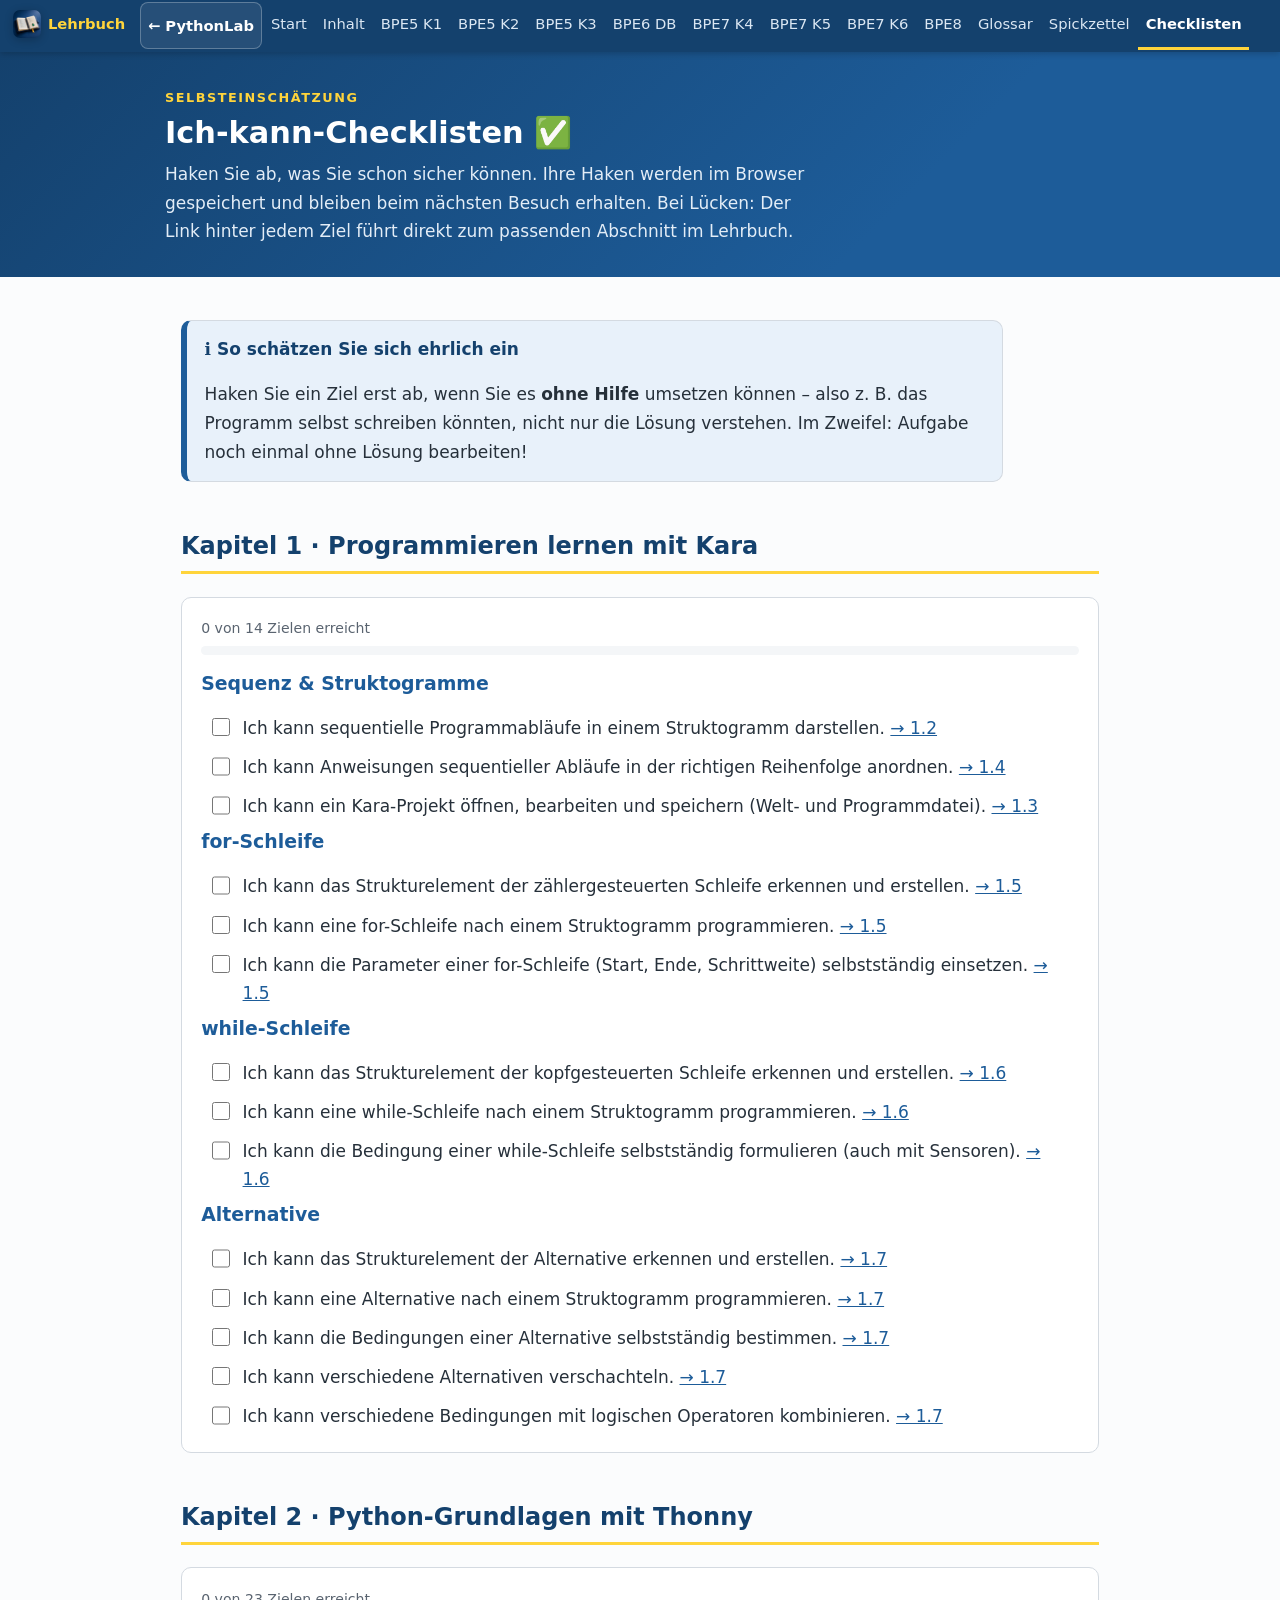
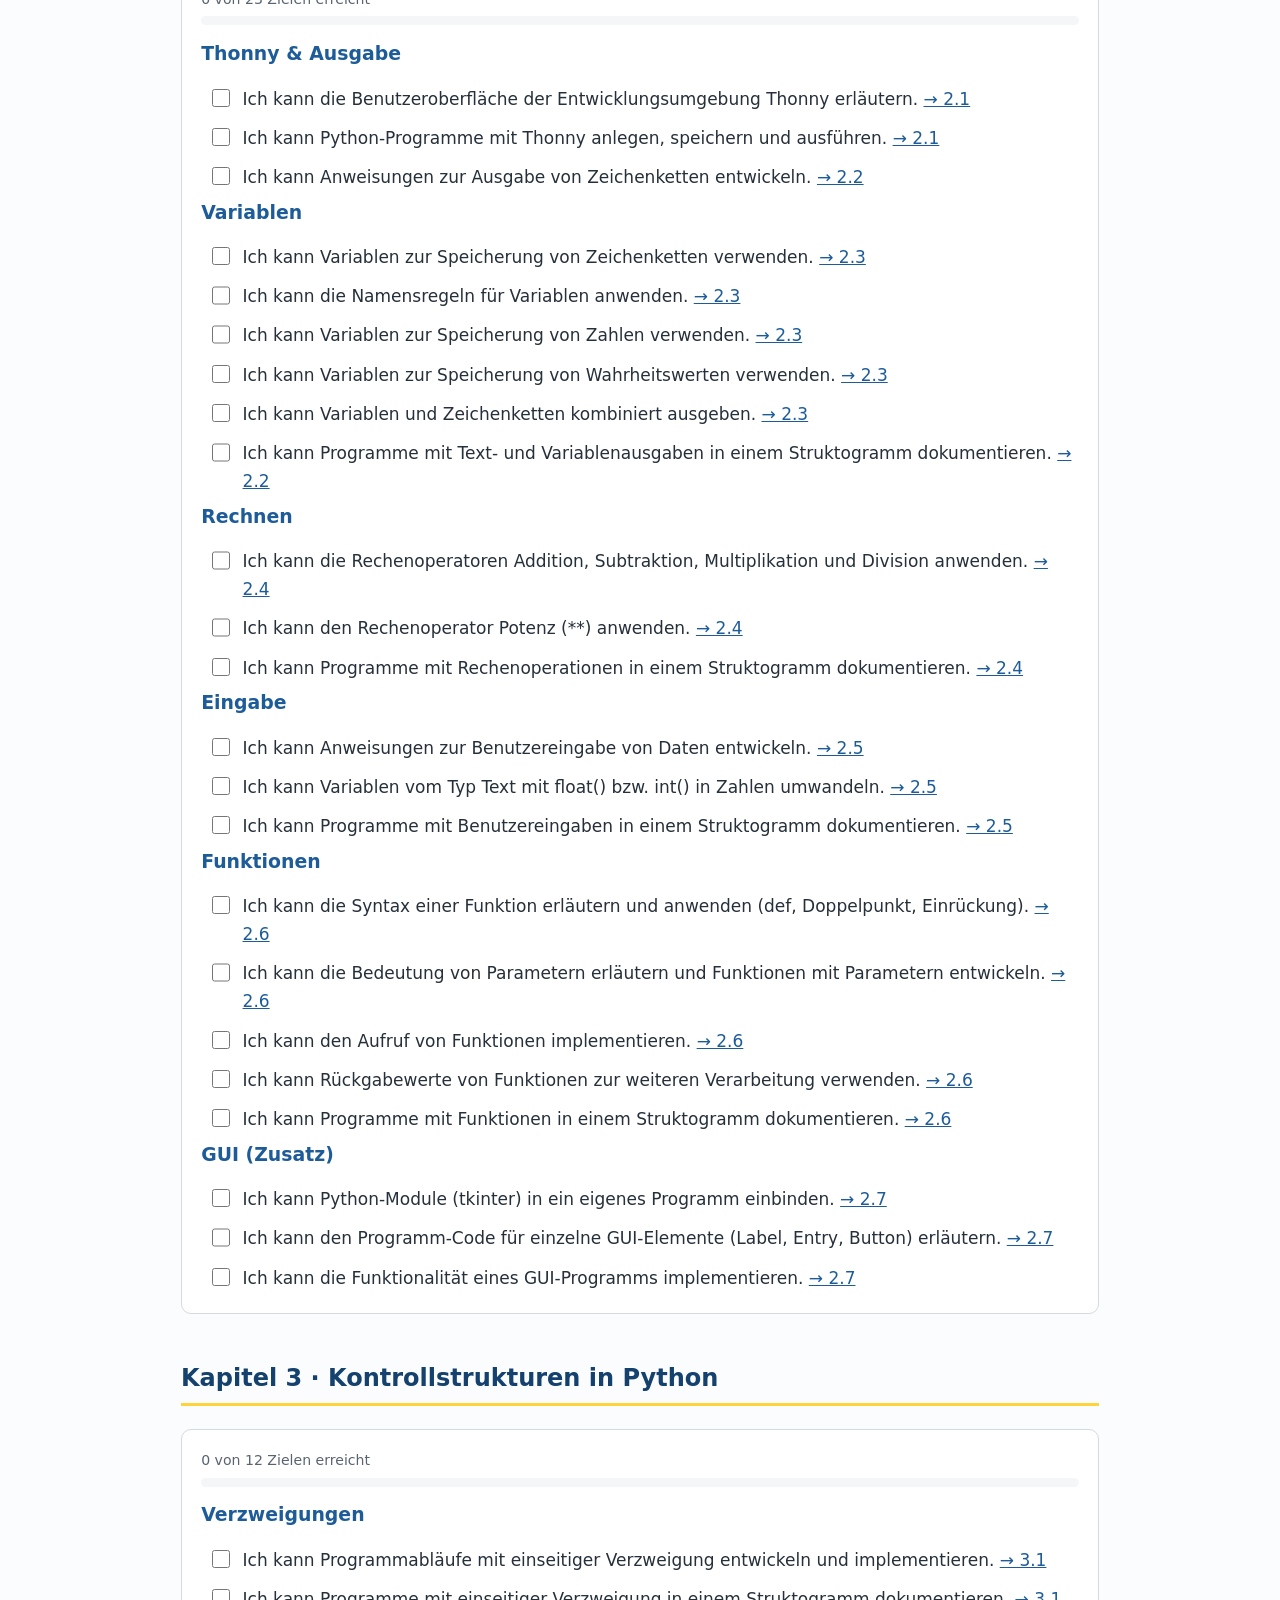
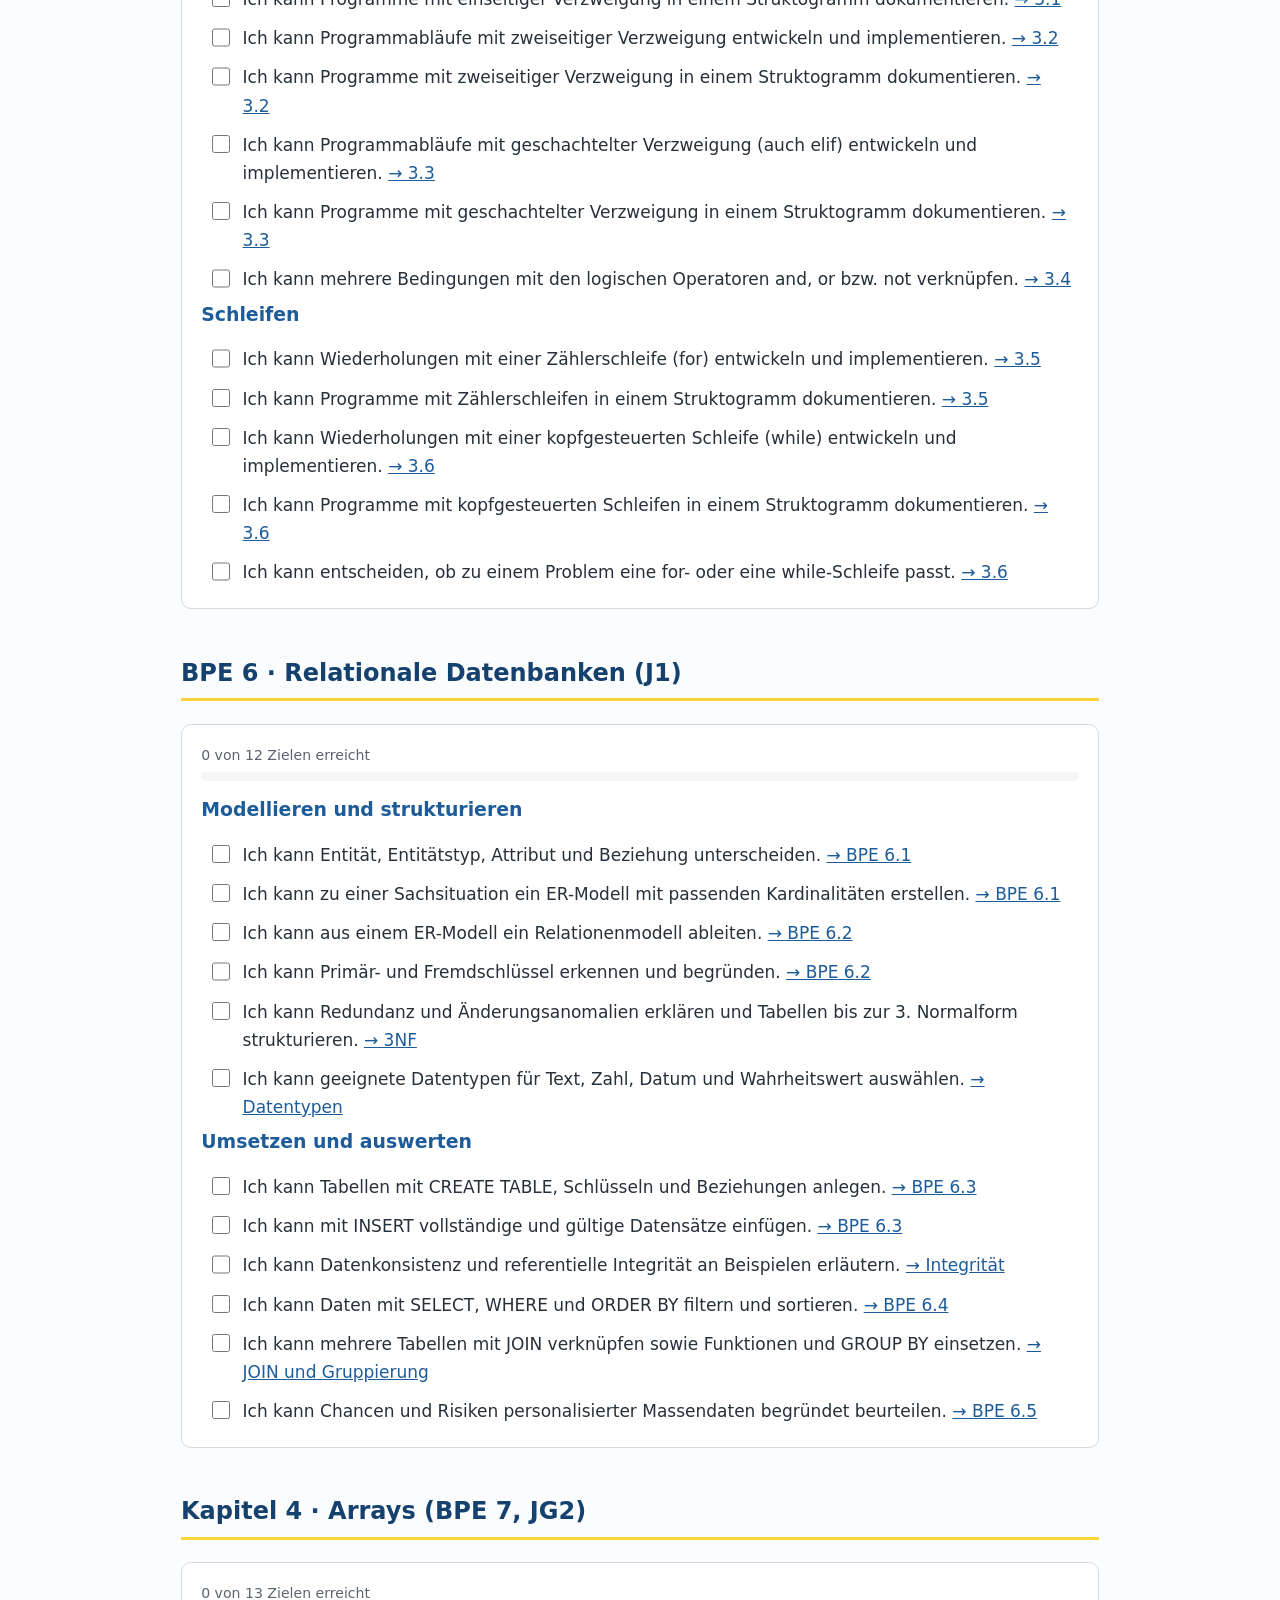
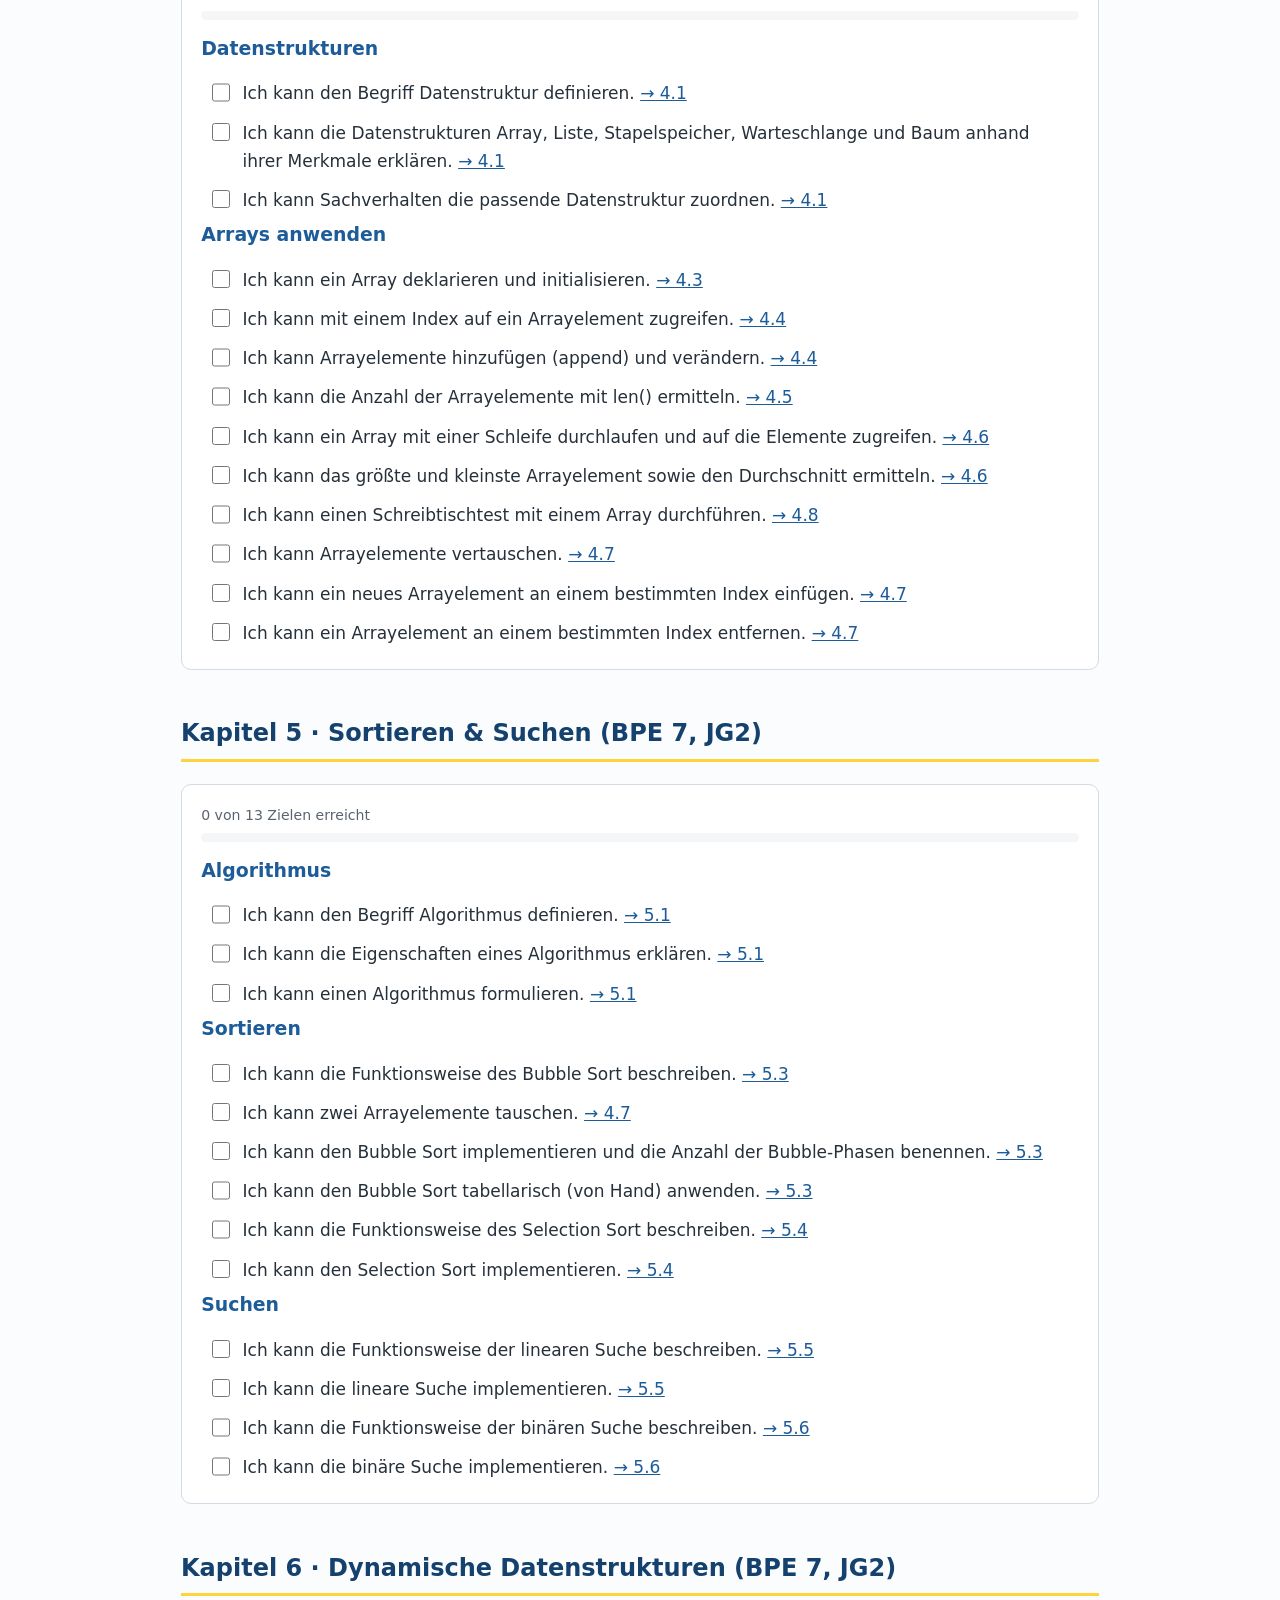
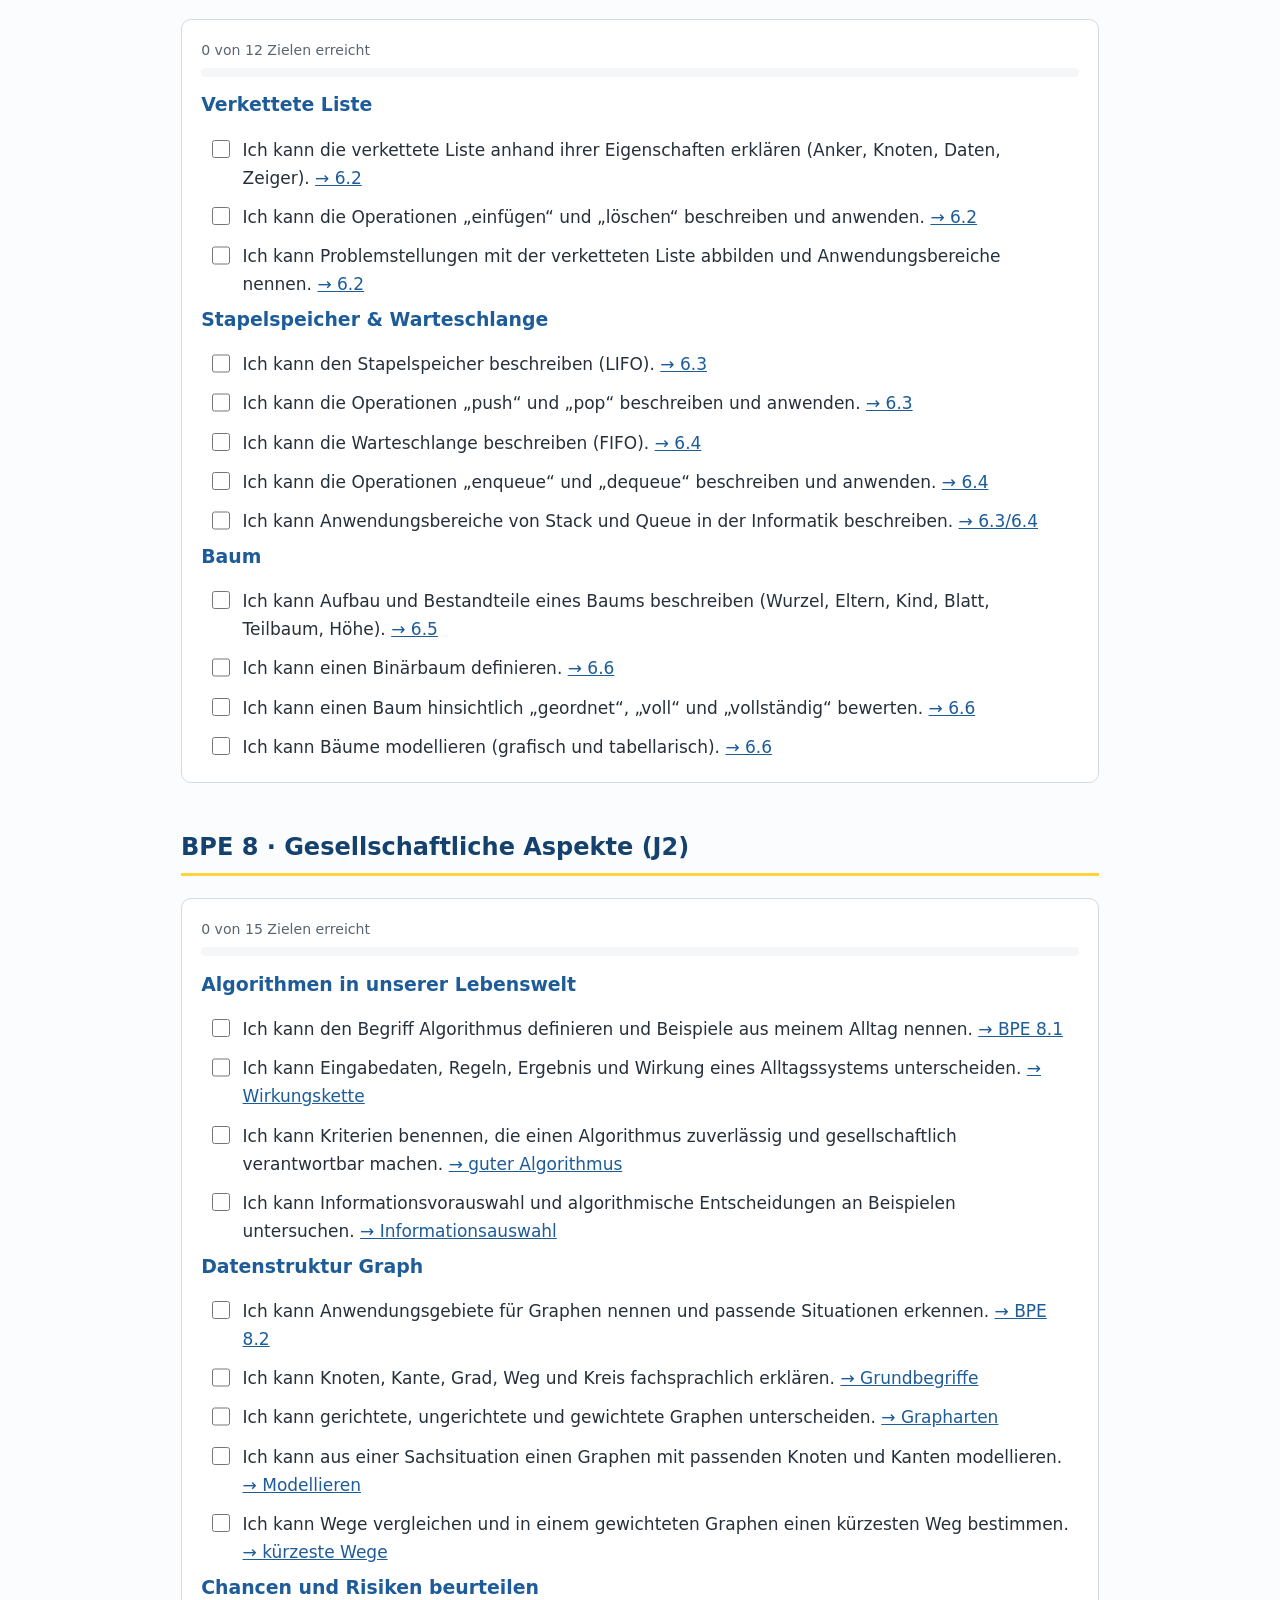
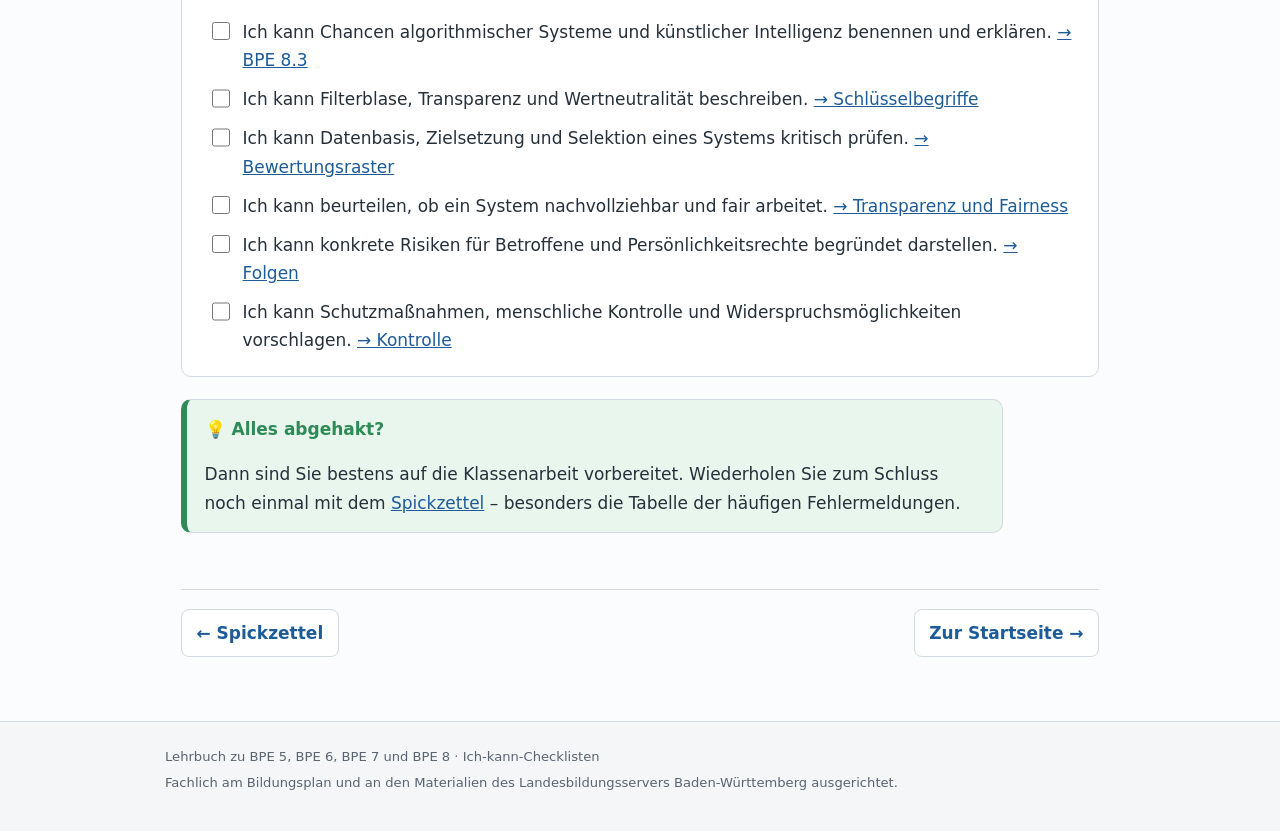
<file: checklisten.html>
<!DOCTYPE html>
<html lang="de">
<head>
<meta charset="UTF-8">
<meta name="viewport" content="width=device-width, initial-scale=1">
<title>Ich-kann-Checklisten · Lehrbuch</title>
<link rel="icon" type="image/png" href="assets/lehrbuch-favicon.png?v=2.4.1">
<link rel="apple-touch-icon" href="assets/lehrbuch-apple-touch.png?v=2.4.1">
<link rel="stylesheet" href="assets/style.css?v=2.4.1">
</head>
<body>

<nav class="topnav">
  <div class="nav-inner">
    <a class="nav-logo" href="index.html"><img src="assets/lehrbuch-favicon.png" alt="" width="28" height="28"><span>Lehrbuch</span></a>
    <a class="lab-ruecklink" href="../PythonLab/index.html#workbook">← PythonLab</a>
    <a href="index.html">Start</a>
    <a href="inhaltsverzeichnis.html">Inhalt</a>
    <a href="kapitel-1-kara.html">BPE5 K1</a>
    <a href="kapitel-2-python-grundlagen.html">BPE5 K2</a>
    <a href="kapitel-3-kontrollstrukturen.html">BPE5 K3</a>
    <a href="bpe-6-relationale-datenbanken.html">BPE6 DB</a>
    <a href="kapitel-4-arrays.html">BPE7 K4</a>
    <a href="kapitel-5-sortieren-suchen.html">BPE7 K5</a>
    <a href="kapitel-6-datenstrukturen.html">BPE7 K6</a>
    <a href="bpe-8-gesellschaftliche-aspekte.html">BPE8</a>
    <a href="glossar.html">Glossar</a>
    <a href="referenz.html">Spickzettel</a>
    <a href="checklisten.html" class="aktiv">Checklisten</a>
  </div>
</nav>

<header class="seitenkopf">
  <div class="kopf-inner">
    <p class="dachzeile">Selbsteinschätzung</p>
    <h1>Ich-kann-Checklisten ✅</h1>
    <p class="untertitel">
      Haken Sie ab, was Sie schon sicher können. Ihre Haken werden im Browser
      gespeichert und bleiben beim nächsten Besuch erhalten. Bei Lücken: Der Link
      hinter jedem Ziel führt direkt zum passenden Abschnitt im Lehrbuch.
    </p>
  </div>
</header>

<main>

<div class="box box-info">
  <span class="box-titel">ℹ️ So schätzen Sie sich ehrlich ein</span>
  <p>
    Haken Sie ein Ziel erst ab, wenn Sie es <strong>ohne Hilfe</strong> umsetzen können –
    also z.&nbsp;B. das Programm selbst schreiben könnten, nicht nur die Lösung verstehen.
    Im Zweifel: Aufgabe noch einmal ohne Lösung bearbeiten!
  </p>
</div>

<!-- ============================================================ -->
<h2 id="lf1">Kapitel 1 · Programmieren lernen mit Kara</h2>

<div class="checkliste">
  <p class="fortschritt"><span class="zaehler">0 von 0</span> Zielen erreicht
    <span class="balken"><span></span></span>
  </p>

  <h3>Sequenz &amp; Struktogramme</h3>
  <label><input type="checkbox" id="lf1-1"><span class="ck-text">Ich kann sequentielle Programmabläufe in einem Struktogramm darstellen. <a href="kapitel-1-kara.html#struktogramm">→ 1.2</a></span></label>
  <label><input type="checkbox" id="lf1-2"><span class="ck-text">Ich kann Anweisungen sequentieller Abläufe in der richtigen Reihenfolge anordnen. <a href="kapitel-1-kara.html#sequenz">→ 1.4</a></span></label>
  <label><input type="checkbox" id="lf1-3"><span class="ck-text">Ich kann ein Kara-Projekt öffnen, bearbeiten und speichern (Welt- und Programmdatei). <a href="kapitel-1-kara.html#kara">→ 1.3</a></span></label>

  <h3>for-Schleife</h3>
  <label><input type="checkbox" id="lf1-4"><span class="ck-text">Ich kann das Strukturelement der zählergesteuerten Schleife erkennen und erstellen. <a href="kapitel-1-kara.html#for">→ 1.5</a></span></label>
  <label><input type="checkbox" id="lf1-5"><span class="ck-text">Ich kann eine for-Schleife nach einem Struktogramm programmieren. <a href="kapitel-1-kara.html#for">→ 1.5</a></span></label>
  <label><input type="checkbox" id="lf1-6"><span class="ck-text">Ich kann die Parameter einer for-Schleife (Start, Ende, Schrittweite) selbstständig einsetzen. <a href="kapitel-1-kara.html#for">→ 1.5</a></span></label>

  <h3>while-Schleife</h3>
  <label><input type="checkbox" id="lf1-7"><span class="ck-text">Ich kann das Strukturelement der kopfgesteuerten Schleife erkennen und erstellen. <a href="kapitel-1-kara.html#while">→ 1.6</a></span></label>
  <label><input type="checkbox" id="lf1-8"><span class="ck-text">Ich kann eine while-Schleife nach einem Struktogramm programmieren. <a href="kapitel-1-kara.html#while">→ 1.6</a></span></label>
  <label><input type="checkbox" id="lf1-9"><span class="ck-text">Ich kann die Bedingung einer while-Schleife selbstständig formulieren (auch mit Sensoren). <a href="kapitel-1-kara.html#while">→ 1.6</a></span></label>

  <h3>Alternative</h3>
  <label><input type="checkbox" id="lf1-10"><span class="ck-text">Ich kann das Strukturelement der Alternative erkennen und erstellen. <a href="kapitel-1-kara.html#alternative">→ 1.7</a></span></label>
  <label><input type="checkbox" id="lf1-11"><span class="ck-text">Ich kann eine Alternative nach einem Struktogramm programmieren. <a href="kapitel-1-kara.html#alternative">→ 1.7</a></span></label>
  <label><input type="checkbox" id="lf1-12"><span class="ck-text">Ich kann die Bedingungen einer Alternative selbstständig bestimmen. <a href="kapitel-1-kara.html#alternative">→ 1.7</a></span></label>
  <label><input type="checkbox" id="lf1-13"><span class="ck-text">Ich kann verschiedene Alternativen verschachteln. <a href="kapitel-1-kara.html#alternative">→ 1.7</a></span></label>
  <label><input type="checkbox" id="lf1-14"><span class="ck-text">Ich kann verschiedene Bedingungen mit logischen Operatoren kombinieren. <a href="kapitel-1-kara.html#alternative">→ 1.7</a></span></label>
</div>

<!-- ============================================================ -->
<h2 id="lf2">Kapitel 2 · Python-Grundlagen mit Thonny</h2>

<div class="checkliste">
  <p class="fortschritt"><span class="zaehler">0 von 0</span> Zielen erreicht
    <span class="balken"><span></span></span>
  </p>

  <h3>Thonny &amp; Ausgabe</h3>
  <label><input type="checkbox" id="lf2-1"><span class="ck-text">Ich kann die Benutzeroberfläche der Entwicklungsumgebung Thonny erläutern. <a href="kapitel-2-python-grundlagen.html#thonny">→ 2.1</a></span></label>
  <label><input type="checkbox" id="lf2-2"><span class="ck-text">Ich kann Python-Programme mit Thonny anlegen, speichern und ausführen. <a href="kapitel-2-python-grundlagen.html#thonny">→ 2.1</a></span></label>
  <label><input type="checkbox" id="lf2-3"><span class="ck-text">Ich kann Anweisungen zur Ausgabe von Zeichenketten entwickeln. <a href="kapitel-2-python-grundlagen.html#print">→ 2.2</a></span></label>

  <h3>Variablen</h3>
  <label><input type="checkbox" id="lf2-4"><span class="ck-text">Ich kann Variablen zur Speicherung von Zeichenketten verwenden. <a href="kapitel-2-python-grundlagen.html#variablen">→ 2.3</a></span></label>
  <label><input type="checkbox" id="lf2-5"><span class="ck-text">Ich kann die Namensregeln für Variablen anwenden. <a href="kapitel-2-python-grundlagen.html#variablen">→ 2.3</a></span></label>
  <label><input type="checkbox" id="lf2-6"><span class="ck-text">Ich kann Variablen zur Speicherung von Zahlen verwenden. <a href="kapitel-2-python-grundlagen.html#variablen">→ 2.3</a></span></label>
  <label><input type="checkbox" id="lf2-7"><span class="ck-text">Ich kann Variablen zur Speicherung von Wahrheitswerten verwenden. <a href="kapitel-2-python-grundlagen.html#variablen">→ 2.3</a></span></label>
  <label><input type="checkbox" id="lf2-8"><span class="ck-text">Ich kann Variablen und Zeichenketten kombiniert ausgeben. <a href="kapitel-2-python-grundlagen.html#variablen">→ 2.3</a></span></label>
  <label><input type="checkbox" id="lf2-9"><span class="ck-text">Ich kann Programme mit Text- und Variablenausgaben in einem Struktogramm dokumentieren. <a href="kapitel-2-python-grundlagen.html#print">→ 2.2</a></span></label>

  <h3>Rechnen</h3>
  <label><input type="checkbox" id="lf2-10"><span class="ck-text">Ich kann die Rechenoperatoren Addition, Subtraktion, Multiplikation und Division anwenden. <a href="kapitel-2-python-grundlagen.html#rechnen">→ 2.4</a></span></label>
  <label><input type="checkbox" id="lf2-11"><span class="ck-text">Ich kann den Rechenoperator Potenz (**) anwenden. <a href="kapitel-2-python-grundlagen.html#rechnen">→ 2.4</a></span></label>
  <label><input type="checkbox" id="lf2-12"><span class="ck-text">Ich kann Programme mit Rechenoperationen in einem Struktogramm dokumentieren. <a href="kapitel-2-python-grundlagen.html#rechnen">→ 2.4</a></span></label>

  <h3>Eingabe</h3>
  <label><input type="checkbox" id="lf2-13"><span class="ck-text">Ich kann Anweisungen zur Benutzereingabe von Daten entwickeln. <a href="kapitel-2-python-grundlagen.html#input">→ 2.5</a></span></label>
  <label><input type="checkbox" id="lf2-14"><span class="ck-text">Ich kann Variablen vom Typ Text mit float() bzw. int() in Zahlen umwandeln. <a href="kapitel-2-python-grundlagen.html#input">→ 2.5</a></span></label>
  <label><input type="checkbox" id="lf2-15"><span class="ck-text">Ich kann Programme mit Benutzereingaben in einem Struktogramm dokumentieren. <a href="kapitel-2-python-grundlagen.html#input">→ 2.5</a></span></label>

  <h3>Funktionen</h3>
  <label><input type="checkbox" id="lf2-16"><span class="ck-text">Ich kann die Syntax einer Funktion erläutern und anwenden (def, Doppelpunkt, Einrückung). <a href="kapitel-2-python-grundlagen.html#funktionen">→ 2.6</a></span></label>
  <label><input type="checkbox" id="lf2-17"><span class="ck-text">Ich kann die Bedeutung von Parametern erläutern und Funktionen mit Parametern entwickeln. <a href="kapitel-2-python-grundlagen.html#funktionen">→ 2.6</a></span></label>
  <label><input type="checkbox" id="lf2-18"><span class="ck-text">Ich kann den Aufruf von Funktionen implementieren. <a href="kapitel-2-python-grundlagen.html#funktionen">→ 2.6</a></span></label>
  <label><input type="checkbox" id="lf2-19"><span class="ck-text">Ich kann Rückgabewerte von Funktionen zur weiteren Verarbeitung verwenden. <a href="kapitel-2-python-grundlagen.html#funktionen">→ 2.6</a></span></label>
  <label><input type="checkbox" id="lf2-20"><span class="ck-text">Ich kann Programme mit Funktionen in einem Struktogramm dokumentieren. <a href="kapitel-2-python-grundlagen.html#funktionen">→ 2.6</a></span></label>

  <h3>GUI (Zusatz)</h3>
  <label><input type="checkbox" id="lf2-21"><span class="ck-text">Ich kann Python-Module (tkinter) in ein eigenes Programm einbinden. <a href="kapitel-2-python-grundlagen.html#gui">→ 2.7</a></span></label>
  <label><input type="checkbox" id="lf2-22"><span class="ck-text">Ich kann den Programm-Code für einzelne GUI-Elemente (Label, Entry, Button) erläutern. <a href="kapitel-2-python-grundlagen.html#gui">→ 2.7</a></span></label>
  <label><input type="checkbox" id="lf2-23"><span class="ck-text">Ich kann die Funktionalität eines GUI-Programms implementieren. <a href="kapitel-2-python-grundlagen.html#gui">→ 2.7</a></span></label>
</div>

<!-- ============================================================ -->
<h2 id="lf3">Kapitel 3 · Kontrollstrukturen in Python</h2>

<div class="checkliste">
  <p class="fortschritt"><span class="zaehler">0 von 0</span> Zielen erreicht
    <span class="balken"><span></span></span>
  </p>

  <h3>Verzweigungen</h3>
  <label><input type="checkbox" id="lf3-1"><span class="ck-text">Ich kann Programmabläufe mit einseitiger Verzweigung entwickeln und implementieren. <a href="kapitel-3-kontrollstrukturen.html#if">→ 3.1</a></span></label>
  <label><input type="checkbox" id="lf3-2"><span class="ck-text">Ich kann Programme mit einseitiger Verzweigung in einem Struktogramm dokumentieren. <a href="kapitel-3-kontrollstrukturen.html#if">→ 3.1</a></span></label>
  <label><input type="checkbox" id="lf3-3"><span class="ck-text">Ich kann Programmabläufe mit zweiseitiger Verzweigung entwickeln und implementieren. <a href="kapitel-3-kontrollstrukturen.html#ifelse">→ 3.2</a></span></label>
  <label><input type="checkbox" id="lf3-4"><span class="ck-text">Ich kann Programme mit zweiseitiger Verzweigung in einem Struktogramm dokumentieren. <a href="kapitel-3-kontrollstrukturen.html#ifelse">→ 3.2</a></span></label>
  <label><input type="checkbox" id="lf3-5"><span class="ck-text">Ich kann Programmabläufe mit geschachtelter Verzweigung (auch elif) entwickeln und implementieren. <a href="kapitel-3-kontrollstrukturen.html#geschachtelt">→ 3.3</a></span></label>
  <label><input type="checkbox" id="lf3-6"><span class="ck-text">Ich kann Programme mit geschachtelter Verzweigung in einem Struktogramm dokumentieren. <a href="kapitel-3-kontrollstrukturen.html#geschachtelt">→ 3.3</a></span></label>
  <label><input type="checkbox" id="lf3-7"><span class="ck-text">Ich kann mehrere Bedingungen mit den logischen Operatoren and, or bzw. not verknüpfen. <a href="kapitel-3-kontrollstrukturen.html#logisch">→ 3.4</a></span></label>

  <h3>Schleifen</h3>
  <label><input type="checkbox" id="lf3-8"><span class="ck-text">Ich kann Wiederholungen mit einer Zählerschleife (for) entwickeln und implementieren. <a href="kapitel-3-kontrollstrukturen.html#for">→ 3.5</a></span></label>
  <label><input type="checkbox" id="lf3-9"><span class="ck-text">Ich kann Programme mit Zählerschleifen in einem Struktogramm dokumentieren. <a href="kapitel-3-kontrollstrukturen.html#for">→ 3.5</a></span></label>
  <label><input type="checkbox" id="lf3-10"><span class="ck-text">Ich kann Wiederholungen mit einer kopfgesteuerten Schleife (while) entwickeln und implementieren. <a href="kapitel-3-kontrollstrukturen.html#while">→ 3.6</a></span></label>
  <label><input type="checkbox" id="lf3-11"><span class="ck-text">Ich kann Programme mit kopfgesteuerten Schleifen in einem Struktogramm dokumentieren. <a href="kapitel-3-kontrollstrukturen.html#while">→ 3.6</a></span></label>
  <label><input type="checkbox" id="lf3-12"><span class="ck-text">Ich kann entscheiden, ob zu einem Problem eine for- oder eine while-Schleife passt. <a href="kapitel-3-kontrollstrukturen.html#while">→ 3.6</a></span></label>
</div>

<!-- ============================================================ -->
<h2 id="bpe6">BPE 6 · Relationale Datenbanken (J1)</h2>

<div class="checkliste">
  <p class="fortschritt"><span class="zaehler">0 von 0</span> Zielen erreicht
    <span class="balken"><span></span></span>
  </p>

  <h3>Modellieren und strukturieren</h3>
  <label><input type="checkbox" id="bpe6-1"><span class="ck-text">Ich kann Entität, Entitätstyp, Attribut und Beziehung unterscheiden. <a href="bpe-6-relationale-datenbanken.html#ermodell">→ BPE 6.1</a></span></label>
  <label><input type="checkbox" id="bpe6-2"><span class="ck-text">Ich kann zu einer Sachsituation ein ER-Modell mit passenden Kardinalitäten erstellen. <a href="bpe-6-relationale-datenbanken.html#ermodell">→ BPE 6.1</a></span></label>
  <label><input type="checkbox" id="bpe6-3"><span class="ck-text">Ich kann aus einem ER-Modell ein Relationenmodell ableiten. <a href="bpe-6-relationale-datenbanken.html#relationenmodell">→ BPE 6.2</a></span></label>
  <label><input type="checkbox" id="bpe6-4"><span class="ck-text">Ich kann Primär- und Fremdschlüssel erkennen und begründen. <a href="bpe-6-relationale-datenbanken.html#relationenmodell">→ BPE 6.2</a></span></label>
  <label><input type="checkbox" id="bpe6-5"><span class="ck-text">Ich kann Redundanz und Änderungsanomalien erklären und Tabellen bis zur 3. Normalform strukturieren. <a href="bpe-6-relationale-datenbanken.html#normalisierung">→ 3NF</a></span></label>
  <label><input type="checkbox" id="bpe6-6"><span class="ck-text">Ich kann geeignete Datentypen für Text, Zahl, Datum und Wahrheitswert auswählen. <a href="bpe-6-relationale-datenbanken.html#relationenmodell">→ Datentypen</a></span></label>

  <h3>Umsetzen und auswerten</h3>
  <label><input type="checkbox" id="bpe6-7"><span class="ck-text">Ich kann Tabellen mit CREATE TABLE, Schlüsseln und Beziehungen anlegen. <a href="bpe-6-relationale-datenbanken.html#aufbau">→ BPE 6.3</a></span></label>
  <label><input type="checkbox" id="bpe6-8"><span class="ck-text">Ich kann mit INSERT vollständige und gültige Datensätze einfügen. <a href="bpe-6-relationale-datenbanken.html#aufbau">→ BPE 6.3</a></span></label>
  <label><input type="checkbox" id="bpe6-9"><span class="ck-text">Ich kann Datenkonsistenz und referentielle Integrität an Beispielen erläutern. <a href="bpe-6-relationale-datenbanken.html#aufbau">→ Integrität</a></span></label>
  <label><input type="checkbox" id="bpe6-10"><span class="ck-text">Ich kann Daten mit SELECT, WHERE und ORDER BY filtern und sortieren. <a href="bpe-6-relationale-datenbanken.html#auswerten">→ BPE 6.4</a></span></label>
  <label><input type="checkbox" id="bpe6-11"><span class="ck-text">Ich kann mehrere Tabellen mit JOIN verknüpfen sowie Funktionen und GROUP BY einsetzen. <a href="bpe-6-relationale-datenbanken.html#auswerten">→ JOIN und Gruppierung</a></span></label>
  <label><input type="checkbox" id="bpe6-12"><span class="ck-text">Ich kann Chancen und Risiken personalisierter Massendaten begründet beurteilen. <a href="bpe-6-relationale-datenbanken.html#massendaten">→ BPE 6.5</a></span></label>
</div>

<!-- ============================================================ -->
<h2 id="bpe7lf1">Kapitel 4 · Arrays (BPE 7, JG2)</h2>

<div class="checkliste">
  <p class="fortschritt"><span class="zaehler">0 von 0</span> Zielen erreicht
    <span class="balken"><span></span></span>
  </p>

  <h3>Datenstrukturen</h3>
  <label><input type="checkbox" id="bpe7lf1-1"><span class="ck-text">Ich kann den Begriff Datenstruktur definieren. <a href="kapitel-4-arrays.html#datenstrukturen">→ 4.1</a></span></label>
  <label><input type="checkbox" id="bpe7lf1-2"><span class="ck-text">Ich kann die Datenstrukturen Array, Liste, Stapelspeicher, Warteschlange und Baum anhand ihrer Merkmale erklären. <a href="kapitel-4-arrays.html#datenstrukturen">→ 4.1</a></span></label>
  <label><input type="checkbox" id="bpe7lf1-3"><span class="ck-text">Ich kann Sachverhalten die passende Datenstruktur zuordnen. <a href="kapitel-4-arrays.html#datenstrukturen">→ 4.1</a></span></label>

  <h3>Arrays anwenden</h3>
  <label><input type="checkbox" id="bpe7lf1-4"><span class="ck-text">Ich kann ein Array deklarieren und initialisieren. <a href="kapitel-4-arrays.html#anlegen">→ 4.3</a></span></label>
  <label><input type="checkbox" id="bpe7lf1-5"><span class="ck-text">Ich kann mit einem Index auf ein Arrayelement zugreifen. <a href="kapitel-4-arrays.html#index">→ 4.4</a></span></label>
  <label><input type="checkbox" id="bpe7lf1-6"><span class="ck-text">Ich kann Arrayelemente hinzufügen (append) und verändern. <a href="kapitel-4-arrays.html#index">→ 4.4</a></span></label>
  <label><input type="checkbox" id="bpe7lf1-7"><span class="ck-text">Ich kann die Anzahl der Arrayelemente mit len() ermitteln. <a href="kapitel-4-arrays.html#laenge">→ 4.5</a></span></label>
  <label><input type="checkbox" id="bpe7lf1-8"><span class="ck-text">Ich kann ein Array mit einer Schleife durchlaufen und auf die Elemente zugreifen. <a href="kapitel-4-arrays.html#schleife">→ 4.6</a></span></label>
  <label><input type="checkbox" id="bpe7lf1-9"><span class="ck-text">Ich kann das größte und kleinste Arrayelement sowie den Durchschnitt ermitteln. <a href="kapitel-4-arrays.html#schleife">→ 4.6</a></span></label>
  <label><input type="checkbox" id="bpe7lf1-10"><span class="ck-text">Ich kann einen Schreibtischtest mit einem Array durchführen. <a href="kapitel-4-arrays.html#uebungen">→ 4.8</a></span></label>
  <label><input type="checkbox" id="bpe7lf1-11"><span class="ck-text">Ich kann Arrayelemente vertauschen. <a href="kapitel-4-arrays.html#operationen">→ 4.7</a></span></label>
  <label><input type="checkbox" id="bpe7lf1-12"><span class="ck-text">Ich kann ein neues Arrayelement an einem bestimmten Index einfügen. <a href="kapitel-4-arrays.html#operationen">→ 4.7</a></span></label>
  <label><input type="checkbox" id="bpe7lf1-13"><span class="ck-text">Ich kann ein Arrayelement an einem bestimmten Index entfernen. <a href="kapitel-4-arrays.html#operationen">→ 4.7</a></span></label>
</div>

<!-- ============================================================ -->
<h2 id="bpe7lf2">Kapitel 5 · Sortieren &amp; Suchen (BPE 7, JG2)</h2>

<div class="checkliste">
  <p class="fortschritt"><span class="zaehler">0 von 0</span> Zielen erreicht
    <span class="balken"><span></span></span>
  </p>

  <h3>Algorithmus</h3>
  <label><input type="checkbox" id="bpe7lf2-1"><span class="ck-text">Ich kann den Begriff Algorithmus definieren. <a href="kapitel-5-sortieren-suchen.html#algorithmus">→ 5.1</a></span></label>
  <label><input type="checkbox" id="bpe7lf2-2"><span class="ck-text">Ich kann die Eigenschaften eines Algorithmus erklären. <a href="kapitel-5-sortieren-suchen.html#algorithmus">→ 5.1</a></span></label>
  <label><input type="checkbox" id="bpe7lf2-3"><span class="ck-text">Ich kann einen Algorithmus formulieren. <a href="kapitel-5-sortieren-suchen.html#algorithmus">→ 5.1</a></span></label>

  <h3>Sortieren</h3>
  <label><input type="checkbox" id="bpe7lf2-4"><span class="ck-text">Ich kann die Funktionsweise des Bubble Sort beschreiben. <a href="kapitel-5-sortieren-suchen.html#bubble">→ 5.3</a></span></label>
  <label><input type="checkbox" id="bpe7lf2-5"><span class="ck-text">Ich kann zwei Arrayelemente tauschen. <a href="kapitel-4-arrays.html#operationen">→ 4.7</a></span></label>
  <label><input type="checkbox" id="bpe7lf2-6"><span class="ck-text">Ich kann den Bubble Sort implementieren und die Anzahl der Bubble-Phasen benennen. <a href="kapitel-5-sortieren-suchen.html#bubble">→ 5.3</a></span></label>
  <label><input type="checkbox" id="bpe7lf2-7"><span class="ck-text">Ich kann den Bubble Sort tabellarisch (von Hand) anwenden. <a href="kapitel-5-sortieren-suchen.html#bubble">→ 5.3</a></span></label>
  <label><input type="checkbox" id="bpe7lf2-8"><span class="ck-text">Ich kann die Funktionsweise des Selection Sort beschreiben. <a href="kapitel-5-sortieren-suchen.html#selection">→ 5.4</a></span></label>
  <label><input type="checkbox" id="bpe7lf2-9"><span class="ck-text">Ich kann den Selection Sort implementieren. <a href="kapitel-5-sortieren-suchen.html#selection">→ 5.4</a></span></label>

  <h3>Suchen</h3>
  <label><input type="checkbox" id="bpe7lf2-10"><span class="ck-text">Ich kann die Funktionsweise der linearen Suche beschreiben. <a href="kapitel-5-sortieren-suchen.html#linear">→ 5.5</a></span></label>
  <label><input type="checkbox" id="bpe7lf2-11"><span class="ck-text">Ich kann die lineare Suche implementieren. <a href="kapitel-5-sortieren-suchen.html#linear">→ 5.5</a></span></label>
  <label><input type="checkbox" id="bpe7lf2-12"><span class="ck-text">Ich kann die Funktionsweise der binären Suche beschreiben. <a href="kapitel-5-sortieren-suchen.html#binaer">→ 5.6</a></span></label>
  <label><input type="checkbox" id="bpe7lf2-13"><span class="ck-text">Ich kann die binäre Suche implementieren. <a href="kapitel-5-sortieren-suchen.html#binaer">→ 5.6</a></span></label>
</div>

<!-- ============================================================ -->
<h2 id="bpe7lf3">Kapitel 6 · Dynamische Datenstrukturen (BPE 7, JG2)</h2>

<div class="checkliste">
  <p class="fortschritt"><span class="zaehler">0 von 0</span> Zielen erreicht
    <span class="balken"><span></span></span>
  </p>

  <h3>Verkettete Liste</h3>
  <label><input type="checkbox" id="bpe7lf3-1"><span class="ck-text">Ich kann die verkettete Liste anhand ihrer Eigenschaften erklären (Anker, Knoten, Daten, Zeiger). <a href="kapitel-6-datenstrukturen.html#liste">→ 6.2</a></span></label>
  <label><input type="checkbox" id="bpe7lf3-2"><span class="ck-text">Ich kann die Operationen „einfügen“ und „löschen“ beschreiben und anwenden. <a href="kapitel-6-datenstrukturen.html#liste">→ 6.2</a></span></label>
  <label><input type="checkbox" id="bpe7lf3-3"><span class="ck-text">Ich kann Problemstellungen mit der verketteten Liste abbilden und Anwendungsbereiche nennen. <a href="kapitel-6-datenstrukturen.html#liste">→ 6.2</a></span></label>

  <h3>Stapelspeicher &amp; Warteschlange</h3>
  <label><input type="checkbox" id="bpe7lf3-4"><span class="ck-text">Ich kann den Stapelspeicher beschreiben (LIFO). <a href="kapitel-6-datenstrukturen.html#stack">→ 6.3</a></span></label>
  <label><input type="checkbox" id="bpe7lf3-5"><span class="ck-text">Ich kann die Operationen „push“ und „pop“ beschreiben und anwenden. <a href="kapitel-6-datenstrukturen.html#stack">→ 6.3</a></span></label>
  <label><input type="checkbox" id="bpe7lf3-6"><span class="ck-text">Ich kann die Warteschlange beschreiben (FIFO). <a href="kapitel-6-datenstrukturen.html#queue">→ 6.4</a></span></label>
  <label><input type="checkbox" id="bpe7lf3-7"><span class="ck-text">Ich kann die Operationen „enqueue“ und „dequeue“ beschreiben und anwenden. <a href="kapitel-6-datenstrukturen.html#queue">→ 6.4</a></span></label>
  <label><input type="checkbox" id="bpe7lf3-8"><span class="ck-text">Ich kann Anwendungsbereiche von Stack und Queue in der Informatik beschreiben. <a href="kapitel-6-datenstrukturen.html#stack">→ 6.3/6.4</a></span></label>

  <h3>Baum</h3>
  <label><input type="checkbox" id="bpe7lf3-9"><span class="ck-text">Ich kann Aufbau und Bestandteile eines Baums beschreiben (Wurzel, Eltern, Kind, Blatt, Teilbaum, Höhe). <a href="kapitel-6-datenstrukturen.html#baum">→ 6.5</a></span></label>
  <label><input type="checkbox" id="bpe7lf3-10"><span class="ck-text">Ich kann einen Binärbaum definieren. <a href="kapitel-6-datenstrukturen.html#binaerbaum">→ 6.6</a></span></label>
  <label><input type="checkbox" id="bpe7lf3-11"><span class="ck-text">Ich kann einen Baum hinsichtlich „geordnet“, „voll“ und „vollständig“ bewerten. <a href="kapitel-6-datenstrukturen.html#binaerbaum">→ 6.6</a></span></label>
  <label><input type="checkbox" id="bpe7lf3-12"><span class="ck-text">Ich kann Bäume modellieren (grafisch und tabellarisch). <a href="kapitel-6-datenstrukturen.html#binaerbaum">→ 6.6</a></span></label>
</div>

<!-- ============================================================ -->
<h2 id="bpe8">BPE 8 · Gesellschaftliche Aspekte (J2)</h2>

<div class="checkliste">
  <p class="fortschritt"><span class="zaehler">0 von 0</span> Zielen erreicht
    <span class="balken"><span></span></span>
  </p>

  <h3>Algorithmen in unserer Lebenswelt</h3>
  <label><input type="checkbox" id="bpe8-1"><span class="ck-text">Ich kann den Begriff Algorithmus definieren und Beispiele aus meinem Alltag nennen. <a href="bpe-8-gesellschaftliche-aspekte.html#alltag">→ BPE 8.1</a></span></label>
  <label><input type="checkbox" id="bpe8-2"><span class="ck-text">Ich kann Eingabedaten, Regeln, Ergebnis und Wirkung eines Alltagssystems unterscheiden. <a href="bpe-8-gesellschaftliche-aspekte.html#alltag">→ Wirkungskette</a></span></label>
  <label><input type="checkbox" id="bpe8-3"><span class="ck-text">Ich kann Kriterien benennen, die einen Algorithmus zuverlässig und gesellschaftlich verantwortbar machen. <a href="bpe-8-gesellschaftliche-aspekte.html#alltag">→ guter Algorithmus</a></span></label>
  <label><input type="checkbox" id="bpe8-4"><span class="ck-text">Ich kann Informationsvorauswahl und algorithmische Entscheidungen an Beispielen untersuchen. <a href="bpe-8-gesellschaftliche-aspekte.html#informationsauswahl">→ Informationsauswahl</a></span></label>

  <h3>Datenstruktur Graph</h3>
  <label><input type="checkbox" id="bpe8-5"><span class="ck-text">Ich kann Anwendungsgebiete für Graphen nennen und passende Situationen erkennen. <a href="bpe-8-gesellschaftliche-aspekte.html#graph">→ BPE 8.2</a></span></label>
  <label><input type="checkbox" id="bpe8-6"><span class="ck-text">Ich kann Knoten, Kante, Grad, Weg und Kreis fachsprachlich erklären. <a href="bpe-8-gesellschaftliche-aspekte.html#graph">→ Grundbegriffe</a></span></label>
  <label><input type="checkbox" id="bpe8-7"><span class="ck-text">Ich kann gerichtete, ungerichtete und gewichtete Graphen unterscheiden. <a href="bpe-8-gesellschaftliche-aspekte.html#graph">→ Grapharten</a></span></label>
  <label><input type="checkbox" id="bpe8-8"><span class="ck-text">Ich kann aus einer Sachsituation einen Graphen mit passenden Knoten und Kanten modellieren. <a href="bpe-8-gesellschaftliche-aspekte.html#modellieren">→ Modellieren</a></span></label>
  <label><input type="checkbox" id="bpe8-9"><span class="ck-text">Ich kann Wege vergleichen und in einem gewichteten Graphen einen kürzesten Weg bestimmen. <a href="bpe-8-gesellschaftliche-aspekte.html#wege">→ kürzeste Wege</a></span></label>

  <h3>Chancen und Risiken beurteilen</h3>
  <label><input type="checkbox" id="bpe8-10"><span class="ck-text">Ich kann Chancen algorithmischer Systeme und künstlicher Intelligenz benennen und erklären. <a href="bpe-8-gesellschaftliche-aspekte.html#bewerten">→ BPE 8.3</a></span></label>
  <label><input type="checkbox" id="bpe8-11"><span class="ck-text">Ich kann Filterblase, Transparenz und Wertneutralität beschreiben. <a href="bpe-8-gesellschaftliche-aspekte.html#bewerten">→ Schlüsselbegriffe</a></span></label>
  <label><input type="checkbox" id="bpe8-12"><span class="ck-text">Ich kann Datenbasis, Zielsetzung und Selektion eines Systems kritisch prüfen. <a href="bpe-8-gesellschaftliche-aspekte.html#bewerten">→ Bewertungsraster</a></span></label>
  <label><input type="checkbox" id="bpe8-13"><span class="ck-text">Ich kann beurteilen, ob ein System nachvollziehbar und fair arbeitet. <a href="bpe-8-gesellschaftliche-aspekte.html#bewerten">→ Transparenz und Fairness</a></span></label>
  <label><input type="checkbox" id="bpe8-14"><span class="ck-text">Ich kann konkrete Risiken für Betroffene und Persönlichkeitsrechte begründet darstellen. <a href="bpe-8-gesellschaftliche-aspekte.html#bewerten">→ Folgen</a></span></label>
  <label><input type="checkbox" id="bpe8-15"><span class="ck-text">Ich kann Schutzmaßnahmen, menschliche Kontrolle und Widerspruchsmöglichkeiten vorschlagen. <a href="bpe-8-gesellschaftliche-aspekte.html#bewerten">→ Kontrolle</a></span></label>
</div>

<div class="box box-tipp">
  <span class="box-titel">💡 Alles abgehakt?</span>
  <p>
    Dann sind Sie bestens auf die Klassenarbeit vorbereitet. Wiederholen Sie zum
    Schluss noch einmal mit dem <a href="referenz.html">Spickzettel</a> – besonders
    die Tabelle der häufigen Fehlermeldungen.
  </p>
</div>

<div class="seiten-nav">
  <a href="referenz.html">← Spickzettel</a>
  <a href="index.html">Zur Startseite →</a>
</div>

</main>

<a class="nach-oben" href="#" title="Nach oben">↑</a>

<footer class="fuss">
  <div class="fuss-inner">
    <p>Lehrbuch zu BPE 5, BPE 6, BPE 7 und BPE 8 · Ich-kann-Checklisten</p>
    <p>Fachlich am Bildungsplan und an den Materialien des Landesbildungsservers Baden-Württemberg ausgerichtet.</p>
  </div>
</footer>

<script src="assets/lehrbuch.js?v=2.4.1"></script>
</body>
</html>
</file>
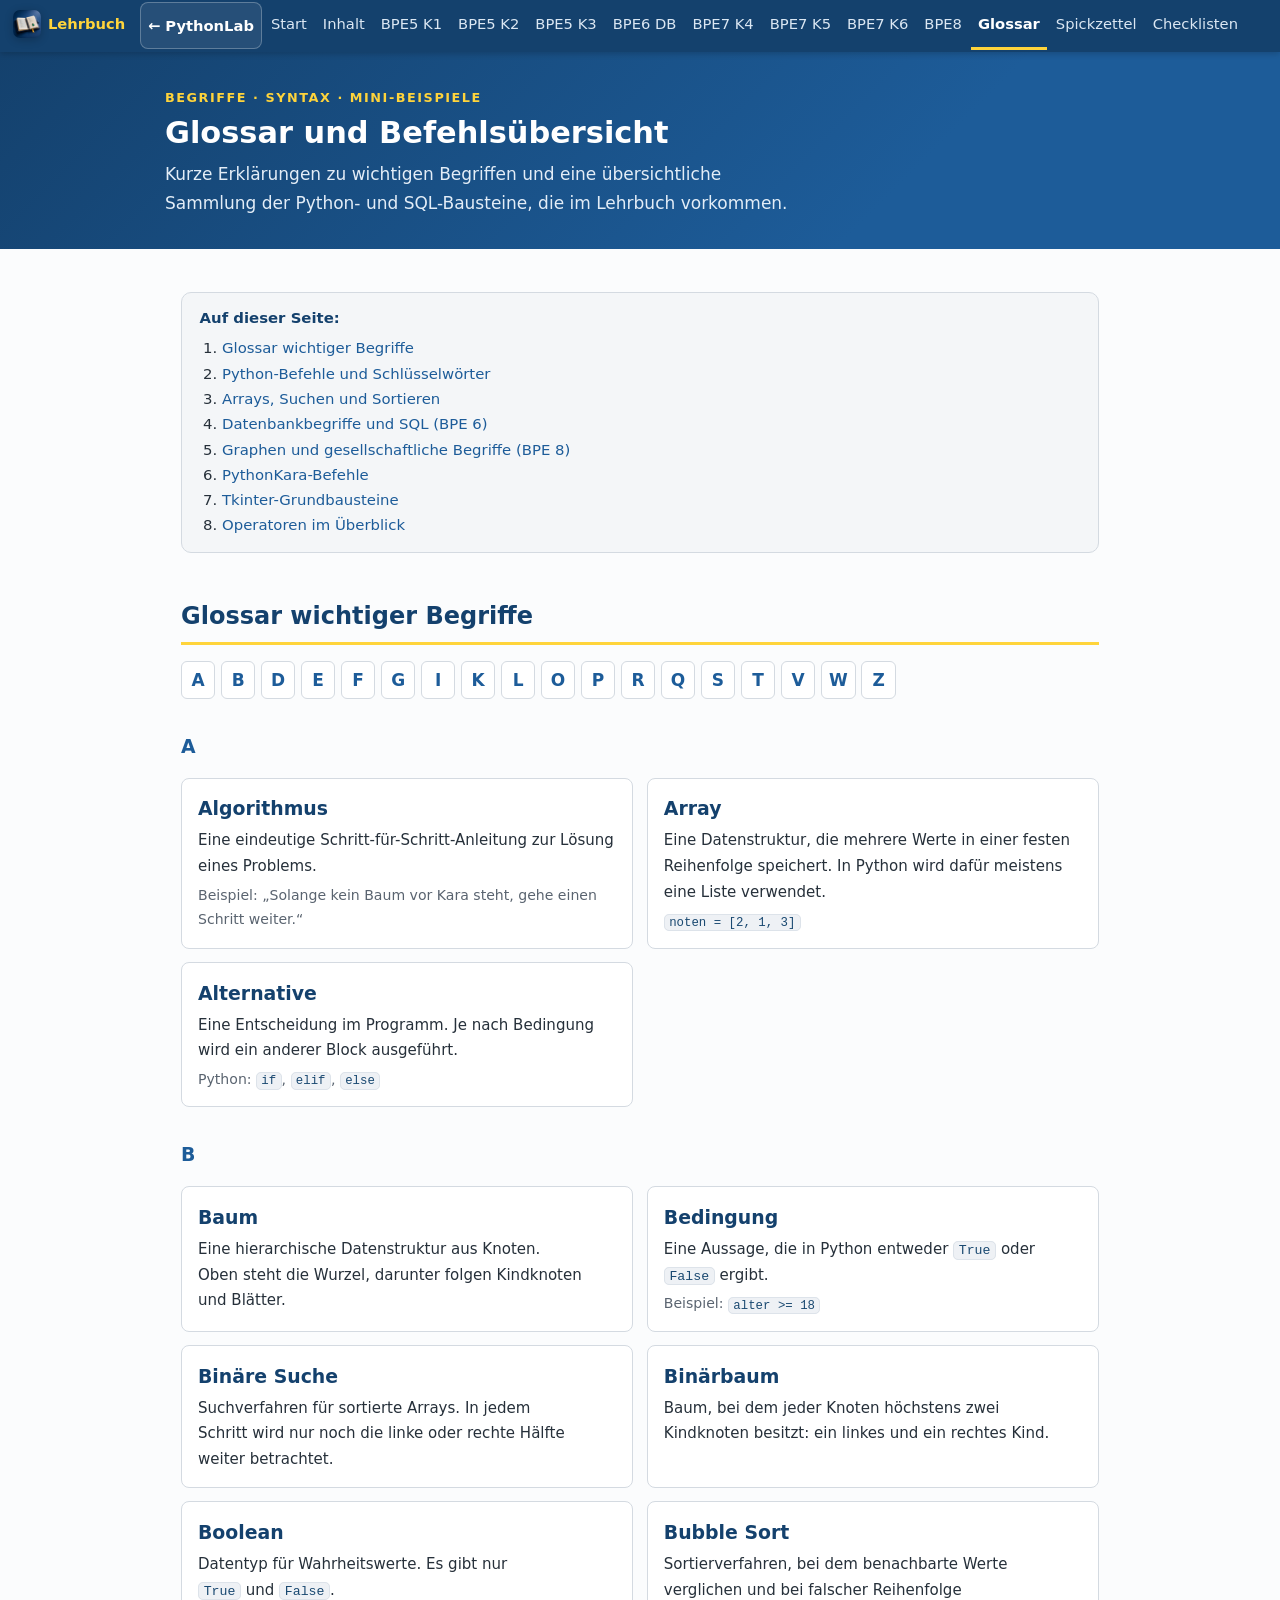
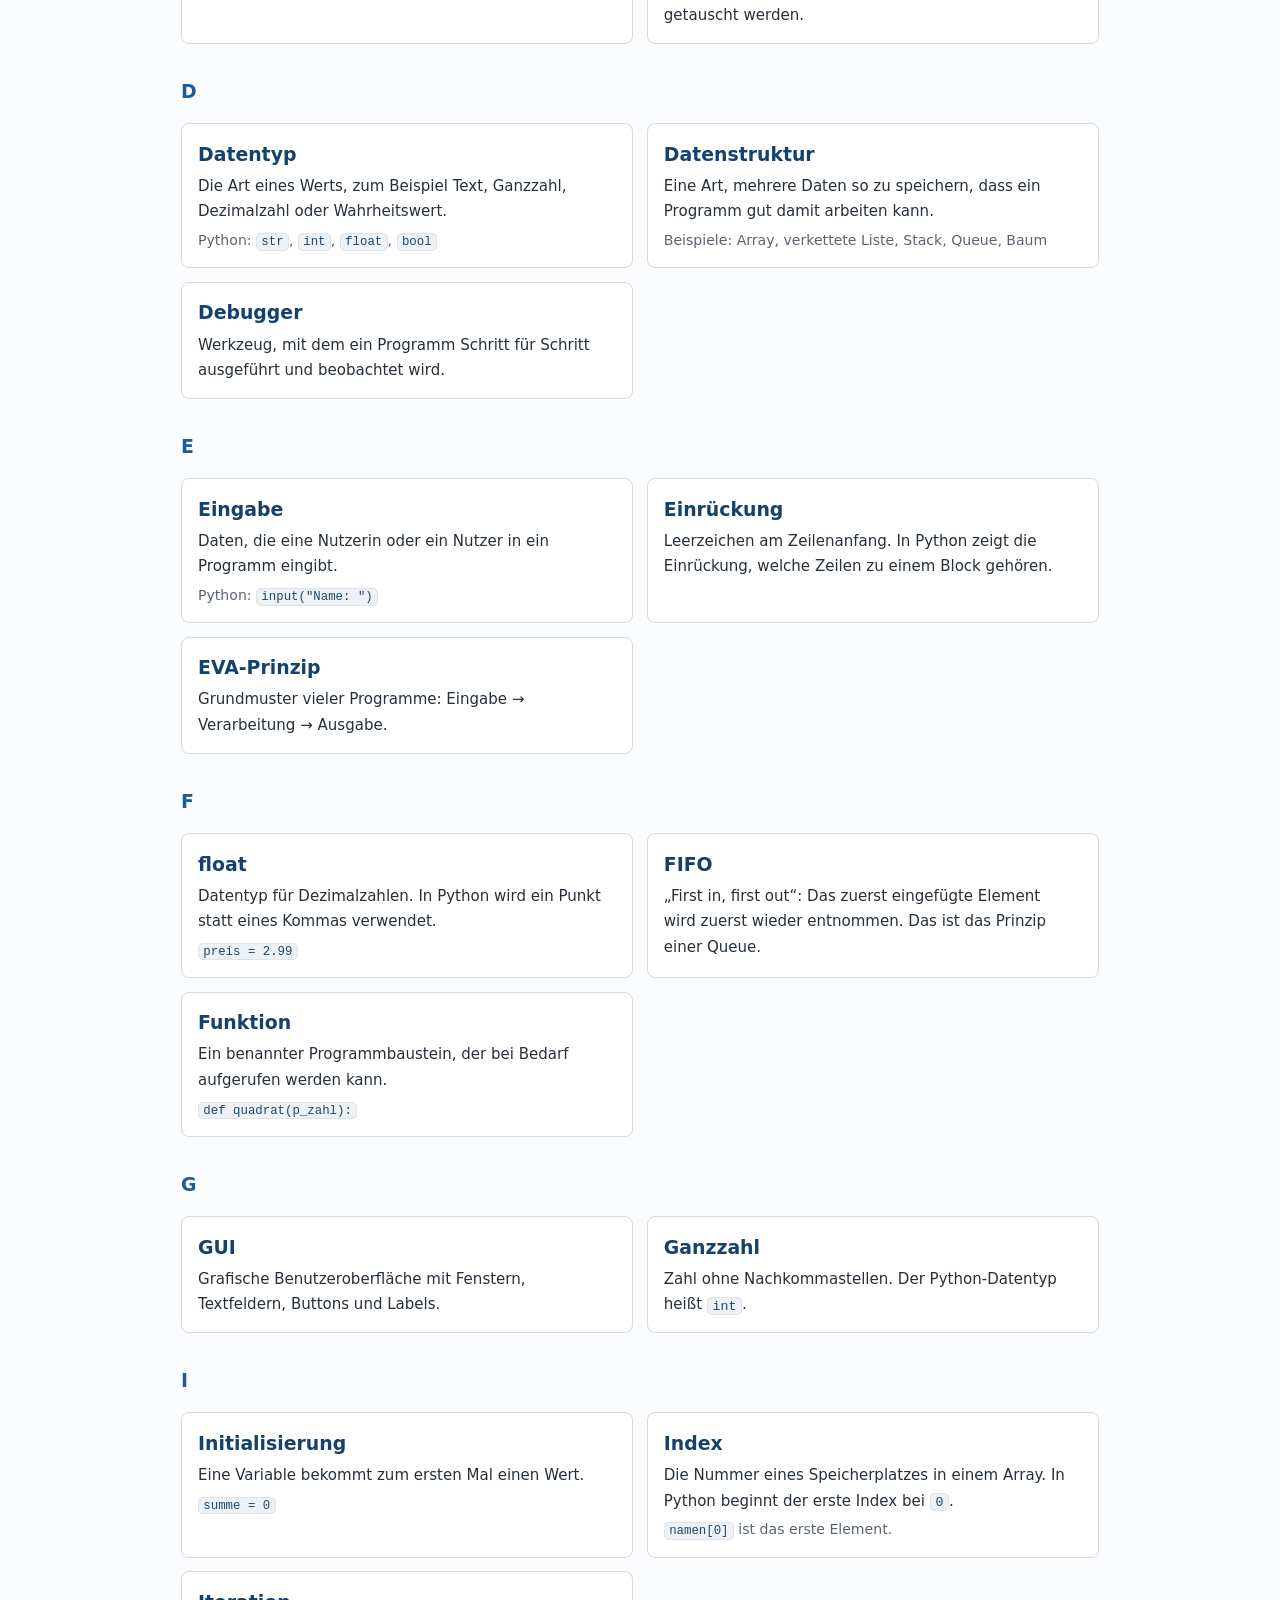
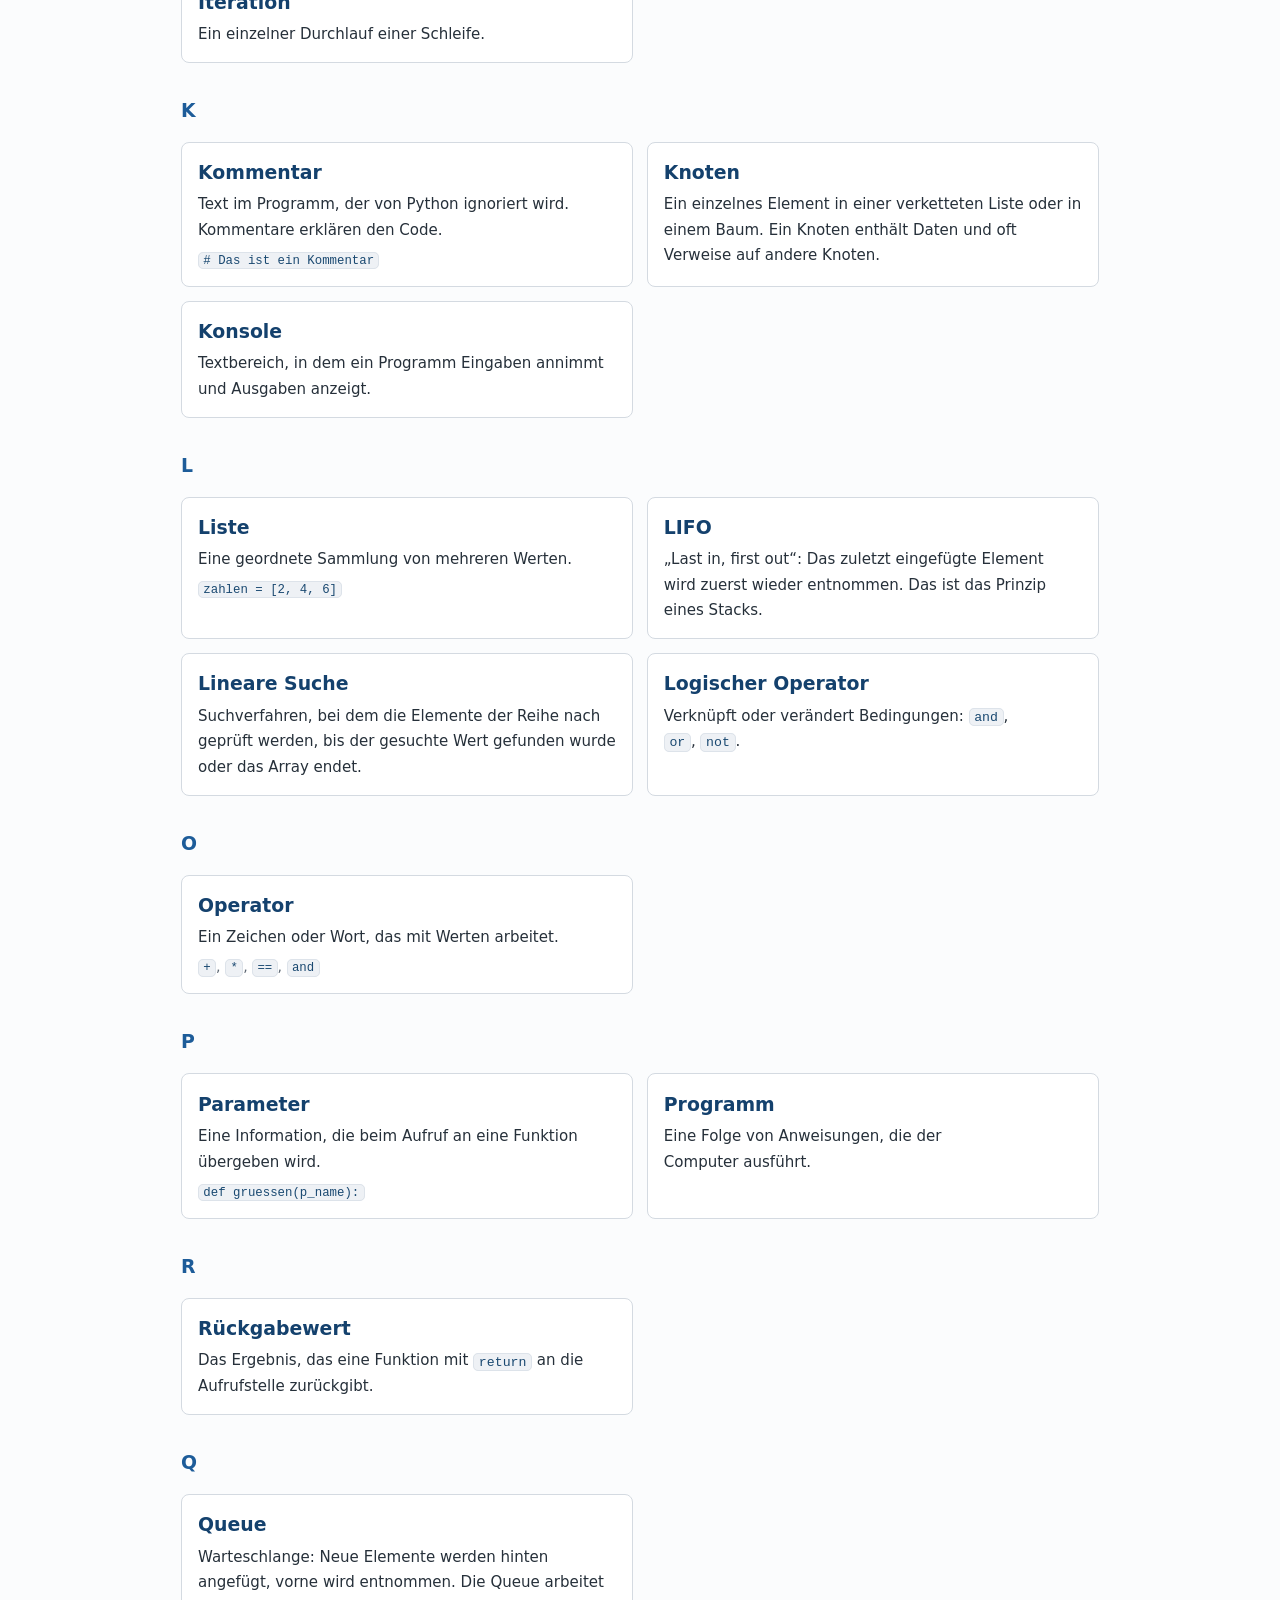
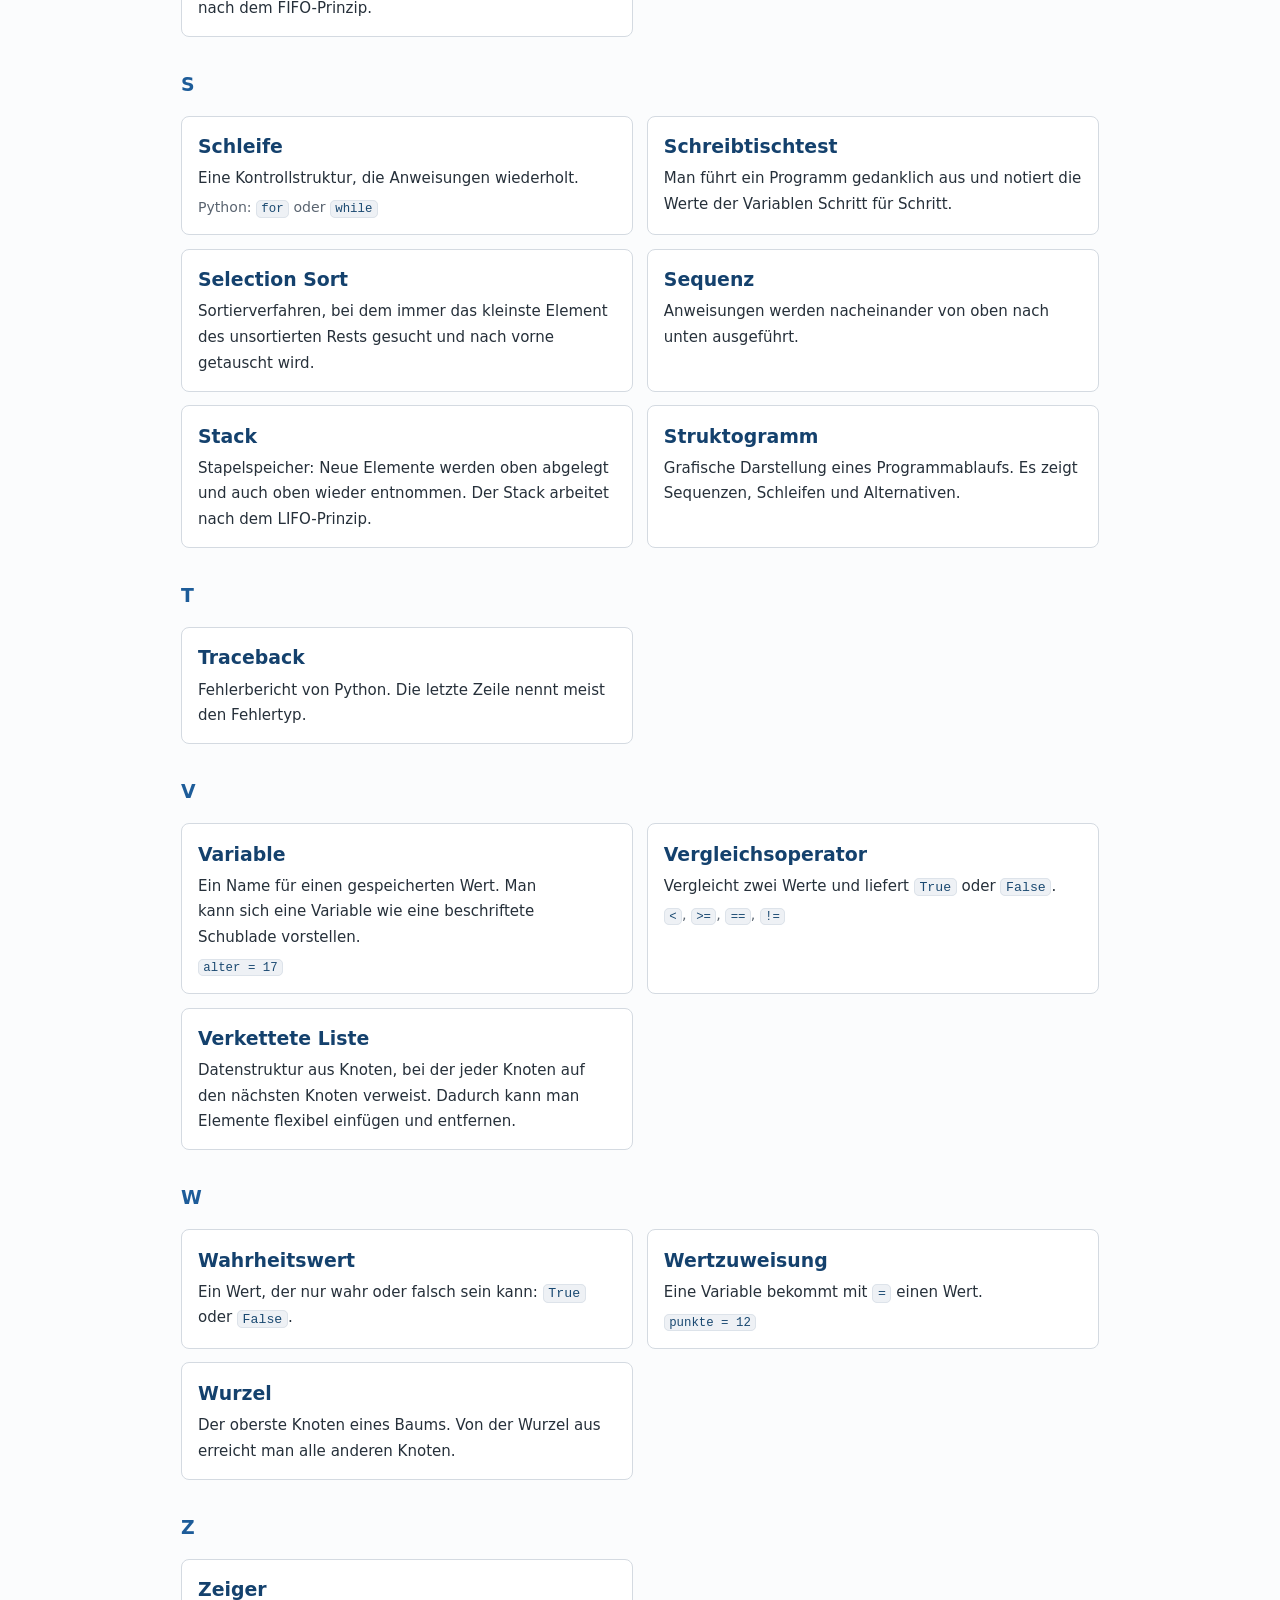
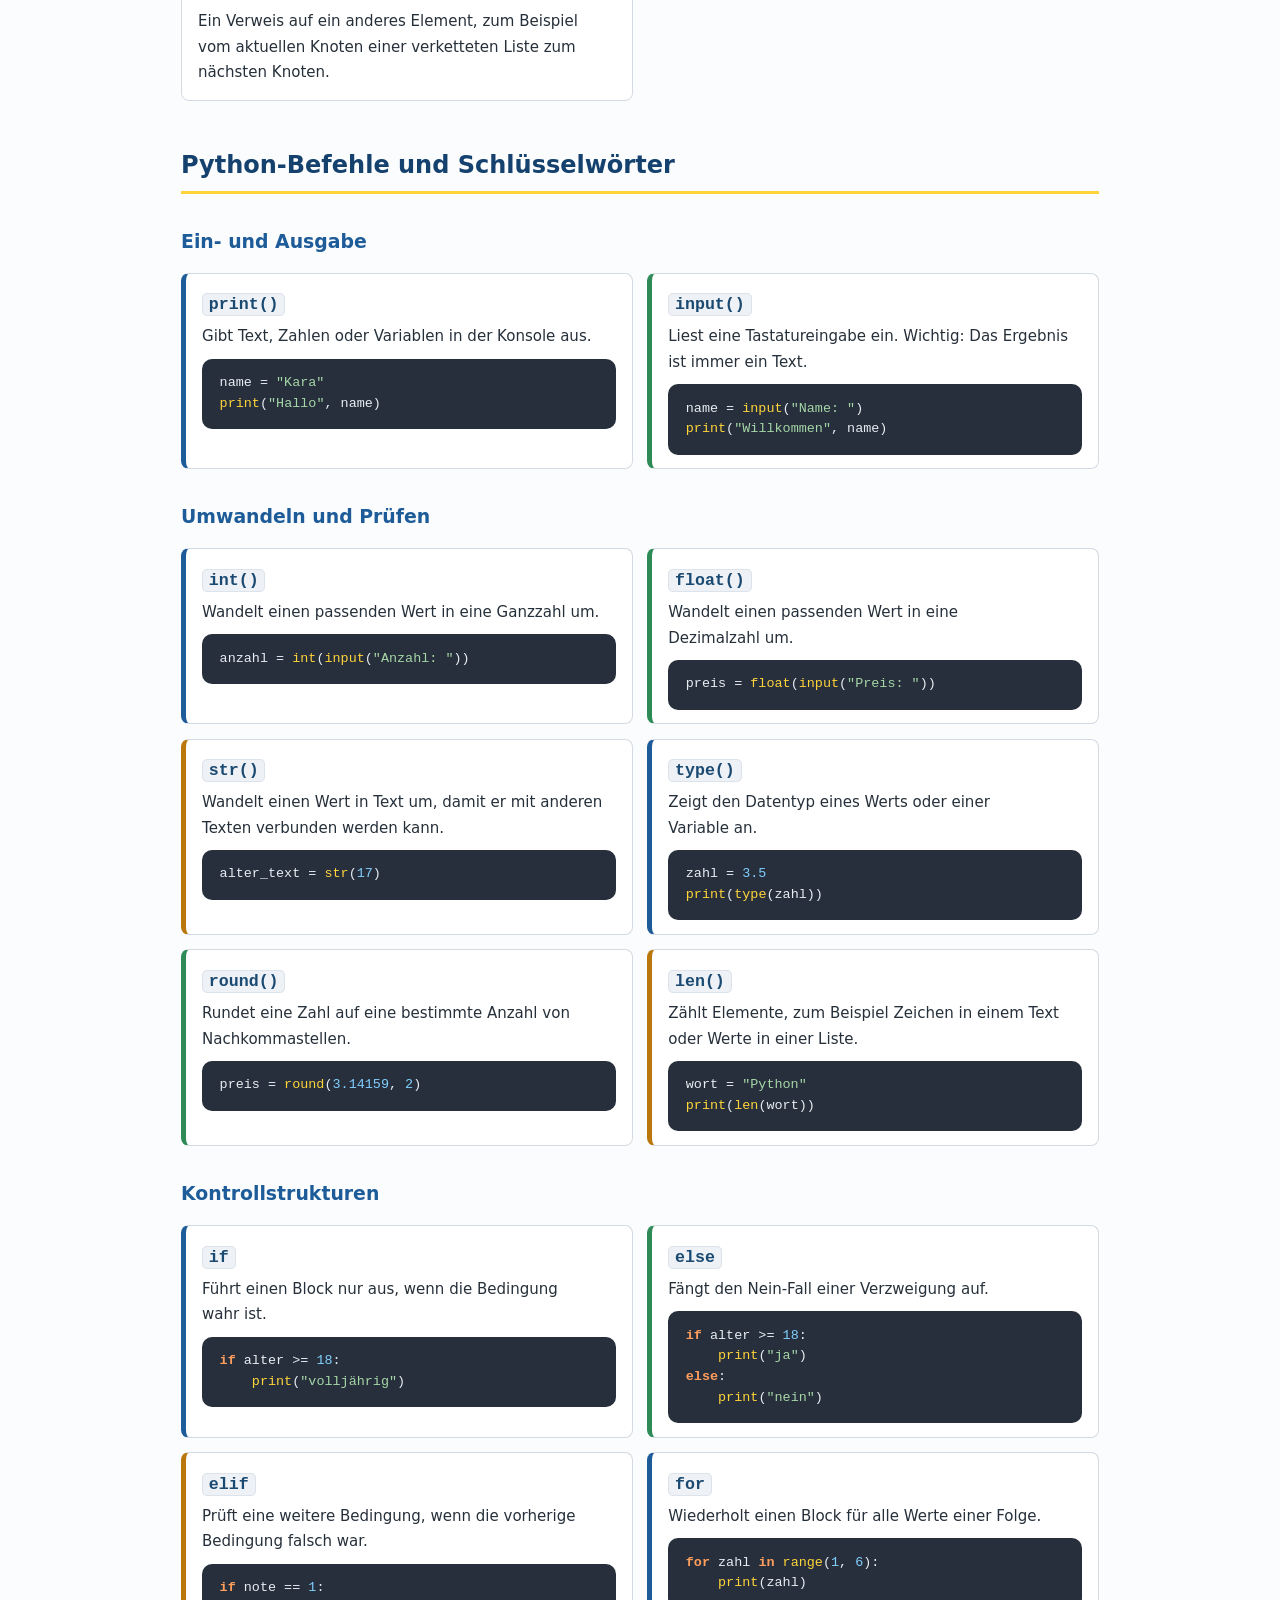
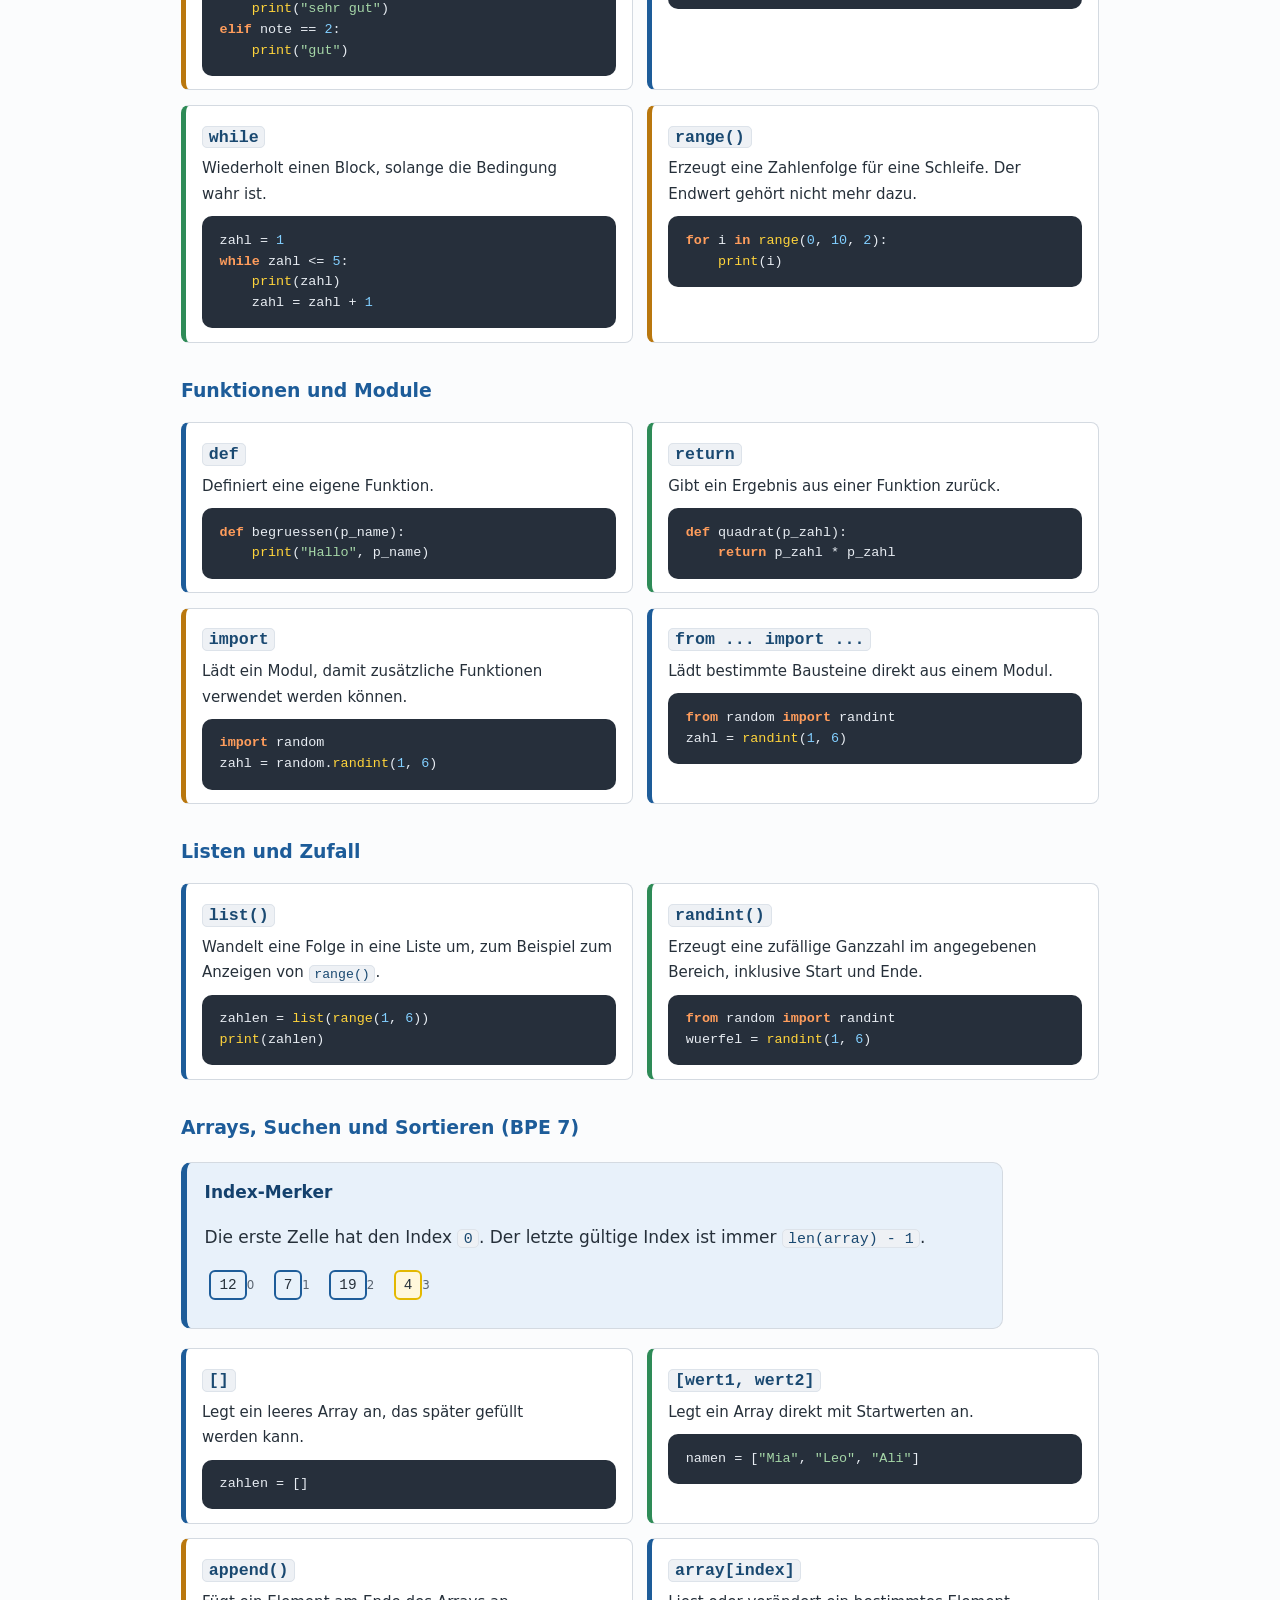
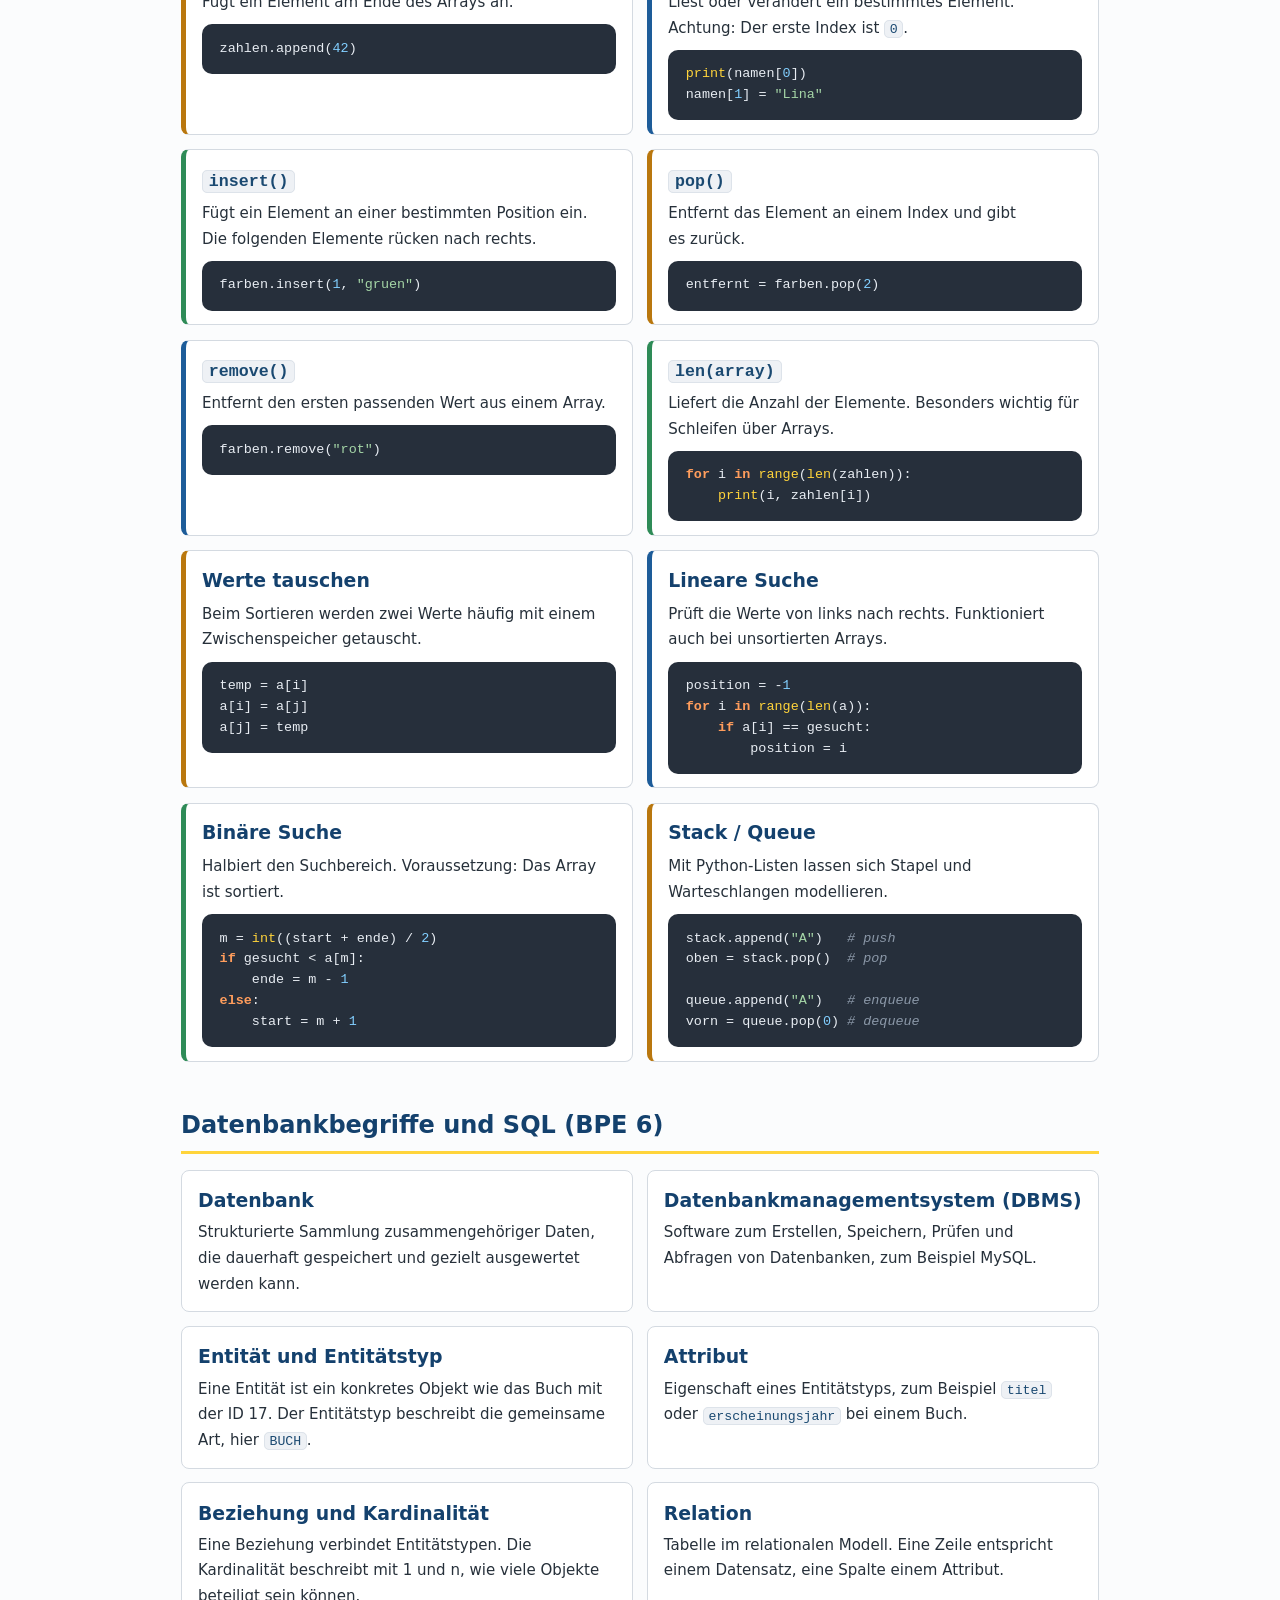
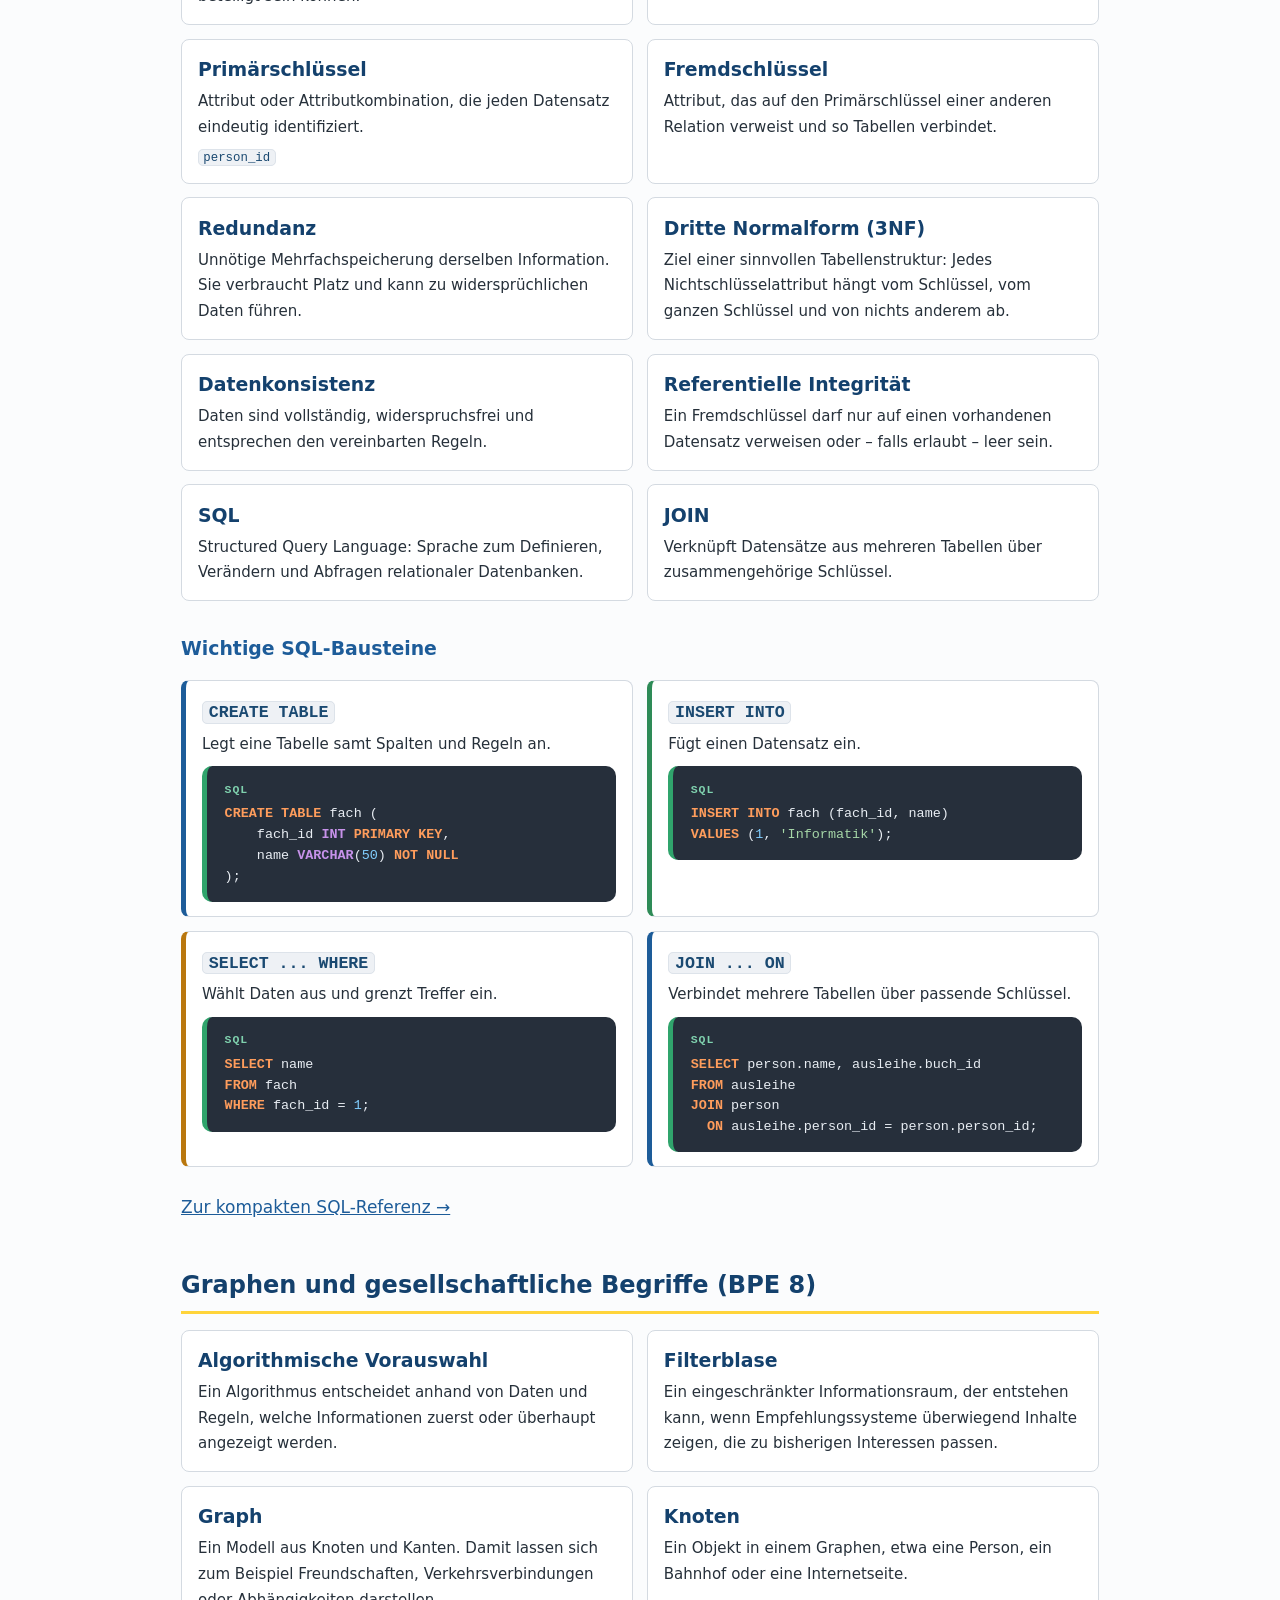
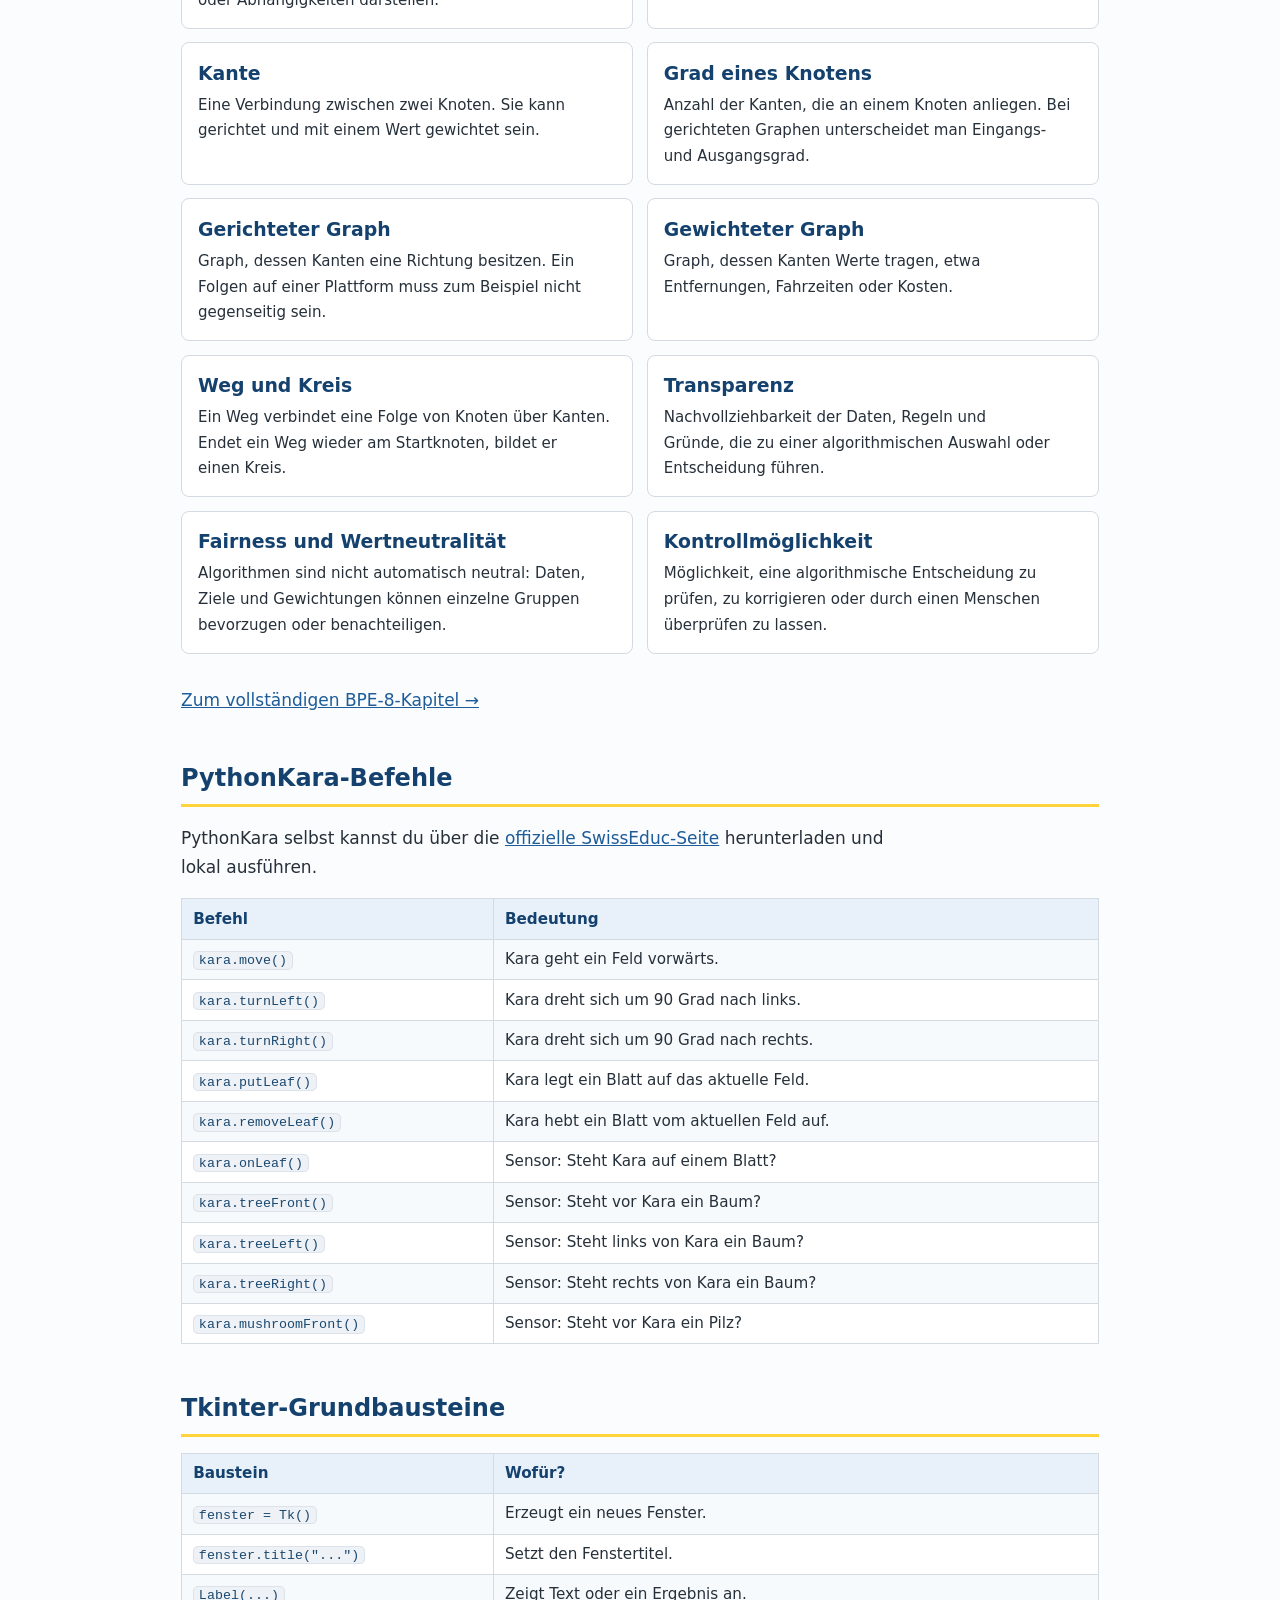
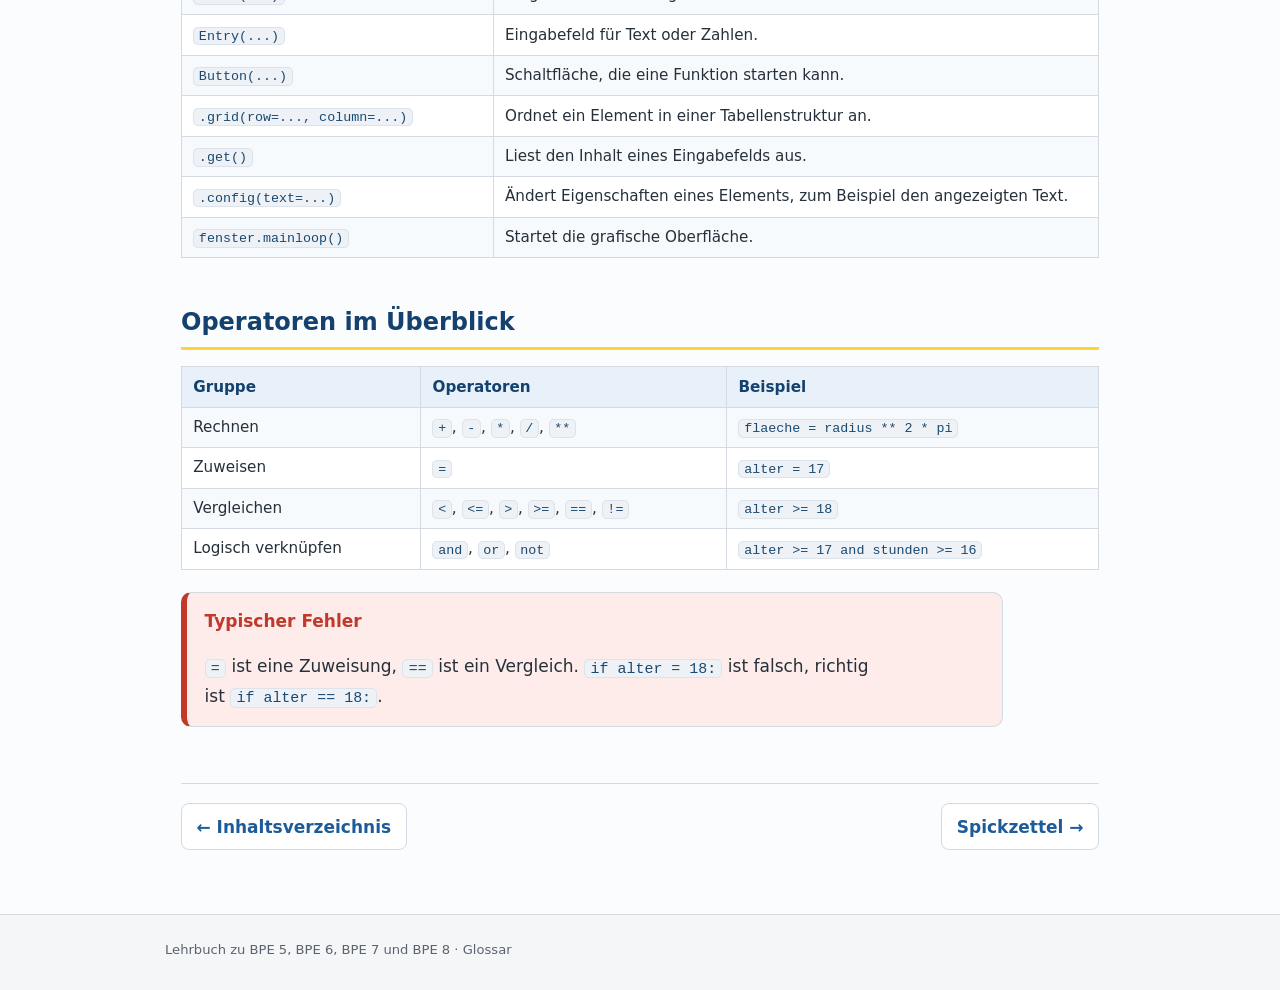
<file: glossar.html>
<!DOCTYPE html>
<html lang="de">
<head>
<meta charset="UTF-8">
<meta name="viewport" content="width=device-width, initial-scale=1">
<title>Glossar und Python-Befehle · Lehrbuch</title>
<link rel="icon" type="image/png" href="assets/lehrbuch-favicon.png?v=2.4.1">
<link rel="apple-touch-icon" href="assets/lehrbuch-apple-touch.png?v=2.4.1">
<link rel="stylesheet" href="assets/style.css?v=2.4.1">
</head>
<body>

<nav class="topnav">
  <div class="nav-inner">
    <a class="nav-logo" href="index.html"><img src="assets/lehrbuch-favicon.png" alt="" width="28" height="28"><span>Lehrbuch</span></a>
    <a class="lab-ruecklink" href="../PythonLab/index.html#workbook">← PythonLab</a>
    <a href="index.html">Start</a>
    <a href="inhaltsverzeichnis.html">Inhalt</a>
    <a href="kapitel-1-kara.html">BPE5 K1</a>
    <a href="kapitel-2-python-grundlagen.html">BPE5 K2</a>
    <a href="kapitel-3-kontrollstrukturen.html">BPE5 K3</a>
    <a href="bpe-6-relationale-datenbanken.html">BPE6 DB</a>
    <a href="kapitel-4-arrays.html">BPE7 K4</a>
    <a href="kapitel-5-sortieren-suchen.html">BPE7 K5</a>
    <a href="kapitel-6-datenstrukturen.html">BPE7 K6</a>
    <a href="bpe-8-gesellschaftliche-aspekte.html">BPE8</a>
    <a href="glossar.html" class="aktiv">Glossar</a>
    <a href="referenz.html">Spickzettel</a>
    <a href="checklisten.html">Checklisten</a>
  </div>
</nav>

<header class="seitenkopf">
  <div class="kopf-inner">
    <p class="dachzeile">Begriffe · Syntax · Mini-Beispiele</p>
    <h1>Glossar und Befehlsübersicht</h1>
    <p class="untertitel">
      Kurze Erklärungen zu wichtigen Begriffen und eine übersichtliche Sammlung der
      Python- und SQL-Bausteine, die im Lehrbuch vorkommen.
    </p>
  </div>
</header>

<main>

<div class="kapitel-toc">
  <strong>Auf dieser Seite:</strong>
  <ol>
    <li><a href="#glossar">Glossar wichtiger Begriffe</a></li>
    <li><a href="#befehle">Python-Befehle und Schlüsselwörter</a></li>
    <li><a href="#array-befehle">Arrays, Suchen und Sortieren</a></li>
    <li><a href="#datenbankbegriffe">Datenbankbegriffe und SQL (BPE 6)</a></li>
    <li><a href="#graphbegriffe">Graphen und gesellschaftliche Begriffe (BPE 8)</a></li>
    <li><a href="#kara-befehle">PythonKara-Befehle</a></li>
    <li><a href="#tkinter">Tkinter-Grundbausteine</a></li>
    <li><a href="#operatoren">Operatoren im Überblick</a></li>
  </ol>
</div>

<h2 id="glossar">Glossar wichtiger Begriffe</h2>

<div class="abc-leiste" aria-label="Alphabetische Sprungmarken">
  <a href="#a">A</a><a href="#b">B</a><a href="#d">D</a><a href="#e">E</a>
  <a href="#f">F</a><a href="#g">G</a><a href="#i">I</a><a href="#k">K</a>
  <a href="#l">L</a><a href="#o">O</a><a href="#p">P</a><a href="#r">R</a>
  <a href="#q">Q</a><a href="#s">S</a><a href="#t">T</a><a href="#v">V</a>
  <a href="#w">W</a><a href="#z">Z</a>
</div>

<h3 id="a">A</h3>
<div class="glossar-grid">
  <div class="glossar-eintrag">
    <h3>Algorithmus</h3>
    <p>Eine eindeutige Schritt-für-Schritt-Anleitung zur Lösung eines Problems.</p>
    <p class="beispiel">Beispiel: „Solange kein Baum vor Kara steht, gehe einen Schritt weiter.“</p>
  </div>
  <div class="glossar-eintrag">
    <h3>Array</h3>
    <p>Eine Datenstruktur, die mehrere Werte in einer festen Reihenfolge speichert. In Python wird dafür meistens eine Liste verwendet.</p>
    <p class="beispiel"><code>noten = [2, 1, 3]</code></p>
  </div>
  <div class="glossar-eintrag">
    <h3>Alternative</h3>
    <p>Eine Entscheidung im Programm. Je nach Bedingung wird ein anderer Block ausgeführt.</p>
    <p class="beispiel">Python: <code>if</code>, <code>elif</code>, <code>else</code></p>
  </div>
</div>

<h3 id="b">B</h3>
<div class="glossar-grid">
  <div class="glossar-eintrag">
    <h3>Baum</h3>
    <p>Eine hierarchische Datenstruktur aus Knoten. Oben steht die Wurzel, darunter folgen Kindknoten und Blätter.</p>
  </div>
  <div class="glossar-eintrag">
    <h3>Bedingung</h3>
    <p>Eine Aussage, die in Python entweder <code>True</code> oder <code>False</code> ergibt.</p>
    <p class="beispiel">Beispiel: <code>alter &gt;= 18</code></p>
  </div>
  <div class="glossar-eintrag">
    <h3>Binäre Suche</h3>
    <p>Suchverfahren für sortierte Arrays. In jedem Schritt wird nur noch die linke oder rechte Hälfte weiter betrachtet.</p>
  </div>
  <div class="glossar-eintrag">
    <h3>Binärbaum</h3>
    <p>Baum, bei dem jeder Knoten höchstens zwei Kindknoten besitzt: ein linkes und ein rechtes Kind.</p>
  </div>
  <div class="glossar-eintrag">
    <h3>Boolean</h3>
    <p>Datentyp für Wahrheitswerte. Es gibt nur <code>True</code> und <code>False</code>.</p>
  </div>
  <div class="glossar-eintrag">
    <h3>Bubble Sort</h3>
    <p>Sortierverfahren, bei dem benachbarte Werte verglichen und bei falscher Reihenfolge getauscht werden.</p>
  </div>
</div>

<h3 id="d">D</h3>
<div class="glossar-grid">
  <div class="glossar-eintrag">
    <h3>Datentyp</h3>
    <p>Die Art eines Werts, zum Beispiel Text, Ganzzahl, Dezimalzahl oder Wahrheitswert.</p>
    <p class="beispiel">Python: <code>str</code>, <code>int</code>, <code>float</code>, <code>bool</code></p>
  </div>
  <div class="glossar-eintrag">
    <h3>Datenstruktur</h3>
    <p>Eine Art, mehrere Daten so zu speichern, dass ein Programm gut damit arbeiten kann.</p>
    <p class="beispiel">Beispiele: Array, verkettete Liste, Stack, Queue, Baum</p>
  </div>
  <div class="glossar-eintrag">
    <h3>Debugger</h3>
    <p>Werkzeug, mit dem ein Programm Schritt für Schritt ausgeführt und beobachtet wird.</p>
  </div>
</div>

<h3 id="e">E</h3>
<div class="glossar-grid">
  <div class="glossar-eintrag">
    <h3>Eingabe</h3>
    <p>Daten, die eine Nutzerin oder ein Nutzer in ein Programm eingibt.</p>
    <p class="beispiel">Python: <code>input("Name: ")</code></p>
  </div>
  <div class="glossar-eintrag">
    <h3>Einrückung</h3>
    <p>Leerzeichen am Zeilenanfang. In Python zeigt die Einrückung, welche Zeilen zu einem Block gehören.</p>
  </div>
  <div class="glossar-eintrag">
    <h3>EVA-Prinzip</h3>
    <p>Grundmuster vieler Programme: Eingabe → Verarbeitung → Ausgabe.</p>
  </div>
</div>

<h3 id="f">F</h3>
<div class="glossar-grid">
  <div class="glossar-eintrag">
    <h3>float</h3>
    <p>Datentyp für Dezimalzahlen. In Python wird ein Punkt statt eines Kommas verwendet.</p>
    <p class="beispiel"><code>preis = 2.99</code></p>
  </div>
  <div class="glossar-eintrag">
    <h3>FIFO</h3>
    <p>„First in, first out“: Das zuerst eingefügte Element wird zuerst wieder entnommen. Das ist das Prinzip einer Queue.</p>
  </div>
  <div class="glossar-eintrag">
    <h3>Funktion</h3>
    <p>Ein benannter Programmbaustein, der bei Bedarf aufgerufen werden kann.</p>
    <p class="beispiel"><code>def quadrat(p_zahl):</code></p>
  </div>
</div>

<h3 id="g">G</h3>
<div class="glossar-grid">
  <div class="glossar-eintrag">
    <h3>GUI</h3>
    <p>Grafische Benutzeroberfläche mit Fenstern, Textfeldern, Buttons und Labels.</p>
  </div>
  <div class="glossar-eintrag">
    <h3>Ganzzahl</h3>
    <p>Zahl ohne Nachkommastellen. Der Python-Datentyp heißt <code>int</code>.</p>
  </div>
</div>

<h3 id="i">I</h3>
<div class="glossar-grid">
  <div class="glossar-eintrag">
    <h3>Initialisierung</h3>
    <p>Eine Variable bekommt zum ersten Mal einen Wert.</p>
    <p class="beispiel"><code>summe = 0</code></p>
  </div>
  <div class="glossar-eintrag">
    <h3>Index</h3>
    <p>Die Nummer eines Speicherplatzes in einem Array. In Python beginnt der erste Index bei <code>0</code>.</p>
    <p class="beispiel"><code>namen[0]</code> ist das erste Element.</p>
  </div>
  <div class="glossar-eintrag">
    <h3>Iteration</h3>
    <p>Ein einzelner Durchlauf einer Schleife.</p>
  </div>
</div>

<h3 id="k">K</h3>
<div class="glossar-grid">
  <div class="glossar-eintrag">
    <h3>Kommentar</h3>
    <p>Text im Programm, der von Python ignoriert wird. Kommentare erklären den Code.</p>
    <p class="beispiel"><code># Das ist ein Kommentar</code></p>
  </div>
  <div class="glossar-eintrag">
    <h3>Knoten</h3>
    <p>Ein einzelnes Element in einer verketteten Liste oder in einem Baum. Ein Knoten enthält Daten und oft Verweise auf andere Knoten.</p>
  </div>
  <div class="glossar-eintrag">
    <h3>Konsole</h3>
    <p>Textbereich, in dem ein Programm Eingaben annimmt und Ausgaben anzeigt.</p>
  </div>
</div>

<h3 id="l">L</h3>
<div class="glossar-grid">
  <div class="glossar-eintrag">
    <h3>Liste</h3>
    <p>Eine geordnete Sammlung von mehreren Werten.</p>
    <p class="beispiel"><code>zahlen = [2, 4, 6]</code></p>
  </div>
  <div class="glossar-eintrag">
    <h3>LIFO</h3>
    <p>„Last in, first out“: Das zuletzt eingefügte Element wird zuerst wieder entnommen. Das ist das Prinzip eines Stacks.</p>
  </div>
  <div class="glossar-eintrag">
    <h3>Lineare Suche</h3>
    <p>Suchverfahren, bei dem die Elemente der Reihe nach geprüft werden, bis der gesuchte Wert gefunden wurde oder das Array endet.</p>
  </div>
  <div class="glossar-eintrag">
    <h3>Logischer Operator</h3>
    <p>Verknüpft oder verändert Bedingungen: <code>and</code>, <code>or</code>, <code>not</code>.</p>
  </div>
</div>

<h3 id="o">O</h3>
<div class="glossar-grid">
  <div class="glossar-eintrag">
    <h3>Operator</h3>
    <p>Ein Zeichen oder Wort, das mit Werten arbeitet.</p>
    <p class="beispiel"><code>+</code>, <code>*</code>, <code>==</code>, <code>and</code></p>
  </div>
</div>

<h3 id="p">P</h3>
<div class="glossar-grid">
  <div class="glossar-eintrag">
    <h3>Parameter</h3>
    <p>Eine Information, die beim Aufruf an eine Funktion übergeben wird.</p>
    <p class="beispiel"><code>def gruessen(p_name):</code></p>
  </div>
  <div class="glossar-eintrag">
    <h3>Programm</h3>
    <p>Eine Folge von Anweisungen, die der Computer ausführt.</p>
  </div>
</div>

<h3 id="r">R</h3>
<div class="glossar-grid">
  <div class="glossar-eintrag">
    <h3>Rückgabewert</h3>
    <p>Das Ergebnis, das eine Funktion mit <code>return</code> an die Aufrufstelle zurückgibt.</p>
  </div>
</div>

<h3 id="q">Q</h3>
<div class="glossar-grid">
  <div class="glossar-eintrag">
    <h3>Queue</h3>
    <p>Warteschlange: Neue Elemente werden hinten angefügt, vorne wird entnommen. Die Queue arbeitet nach dem FIFO-Prinzip.</p>
  </div>
</div>

<h3 id="s">S</h3>
<div class="glossar-grid">
  <div class="glossar-eintrag">
    <h3>Schleife</h3>
    <p>Eine Kontrollstruktur, die Anweisungen wiederholt.</p>
    <p class="beispiel">Python: <code>for</code> oder <code>while</code></p>
  </div>
  <div class="glossar-eintrag">
    <h3>Schreibtischtest</h3>
    <p>Man führt ein Programm gedanklich aus und notiert die Werte der Variablen Schritt für Schritt.</p>
  </div>
  <div class="glossar-eintrag">
    <h3>Selection Sort</h3>
    <p>Sortierverfahren, bei dem immer das kleinste Element des unsortierten Rests gesucht und nach vorne getauscht wird.</p>
  </div>
  <div class="glossar-eintrag">
    <h3>Sequenz</h3>
    <p>Anweisungen werden nacheinander von oben nach unten ausgeführt.</p>
  </div>
  <div class="glossar-eintrag">
    <h3>Stack</h3>
    <p>Stapelspeicher: Neue Elemente werden oben abgelegt und auch oben wieder entnommen. Der Stack arbeitet nach dem LIFO-Prinzip.</p>
  </div>
  <div class="glossar-eintrag">
    <h3>Struktogramm</h3>
    <p>Grafische Darstellung eines Programmablaufs. Es zeigt Sequenzen, Schleifen und Alternativen.</p>
  </div>
</div>

<h3 id="t">T</h3>
<div class="glossar-grid">
  <div class="glossar-eintrag">
    <h3>Traceback</h3>
    <p>Fehlerbericht von Python. Die letzte Zeile nennt meist den Fehlertyp.</p>
  </div>
</div>

<h3 id="v">V</h3>
<div class="glossar-grid">
  <div class="glossar-eintrag">
    <h3>Variable</h3>
    <p>Ein Name für einen gespeicherten Wert. Man kann sich eine Variable wie eine beschriftete Schublade vorstellen.</p>
    <p class="beispiel"><code>alter = 17</code></p>
  </div>
  <div class="glossar-eintrag">
    <h3>Vergleichsoperator</h3>
    <p>Vergleicht zwei Werte und liefert <code>True</code> oder <code>False</code>.</p>
    <p class="beispiel"><code>&lt;</code>, <code>&gt;=</code>, <code>==</code>, <code>!=</code></p>
  </div>
  <div class="glossar-eintrag">
    <h3>Verkettete Liste</h3>
    <p>Datenstruktur aus Knoten, bei der jeder Knoten auf den nächsten Knoten verweist. Dadurch kann man Elemente flexibel einfügen und entfernen.</p>
  </div>
</div>

<h3 id="w">W</h3>
<div class="glossar-grid">
  <div class="glossar-eintrag">
    <h3>Wahrheitswert</h3>
    <p>Ein Wert, der nur wahr oder falsch sein kann: <code>True</code> oder <code>False</code>.</p>
  </div>
  <div class="glossar-eintrag">
    <h3>Wertzuweisung</h3>
    <p>Eine Variable bekommt mit <code>=</code> einen Wert.</p>
    <p class="beispiel"><code>punkte = 12</code></p>
  </div>
  <div class="glossar-eintrag">
    <h3>Wurzel</h3>
    <p>Der oberste Knoten eines Baums. Von der Wurzel aus erreicht man alle anderen Knoten.</p>
  </div>
</div>

<h3 id="z">Z</h3>
<div class="glossar-grid">
  <div class="glossar-eintrag">
    <h3>Zeiger</h3>
    <p>Ein Verweis auf ein anderes Element, zum Beispiel vom aktuellen Knoten einer verketteten Liste zum nächsten Knoten.</p>
  </div>
</div>

<!-- ============================================================ -->
<h2 id="befehle">Python-Befehle und Schlüsselwörter</h2>

<h3>Ein- und Ausgabe</h3>
<div class="befehl-grid">
  <div class="befehl-card">
    <h3><code>print()</code></h3>
    <p>Gibt Text, Zahlen oder Variablen in der Konsole aus.</p>
<pre class="code">name = "Kara"
print("Hallo", name)</pre>
  </div>
  <div class="befehl-card">
    <h3><code>input()</code></h3>
    <p>Liest eine Tastatureingabe ein. Wichtig: Das Ergebnis ist immer ein Text.</p>
<pre class="code">name = input("Name: ")
print("Willkommen", name)</pre>
  </div>
</div>

<h3>Umwandeln und Prüfen</h3>
<div class="befehl-grid">
  <div class="befehl-card">
    <h3><code>int()</code></h3>
    <p>Wandelt einen passenden Wert in eine Ganzzahl um.</p>
<pre class="code">anzahl = int(input("Anzahl: "))</pre>
  </div>
  <div class="befehl-card">
    <h3><code>float()</code></h3>
    <p>Wandelt einen passenden Wert in eine Dezimalzahl um.</p>
<pre class="code">preis = float(input("Preis: "))</pre>
  </div>
  <div class="befehl-card">
    <h3><code>str()</code></h3>
    <p>Wandelt einen Wert in Text um, damit er mit anderen Texten verbunden werden kann.</p>
<pre class="code">alter_text = str(17)</pre>
  </div>
  <div class="befehl-card">
    <h3><code>type()</code></h3>
    <p>Zeigt den Datentyp eines Werts oder einer Variable an.</p>
<pre class="code">zahl = 3.5
print(type(zahl))</pre>
  </div>
  <div class="befehl-card">
    <h3><code>round()</code></h3>
    <p>Rundet eine Zahl auf eine bestimmte Anzahl von Nachkommastellen.</p>
<pre class="code">preis = round(3.14159, 2)</pre>
  </div>
  <div class="befehl-card">
    <h3><code>len()</code></h3>
    <p>Zählt Elemente, zum Beispiel Zeichen in einem Text oder Werte in einer Liste.</p>
<pre class="code">wort = "Python"
print(len(wort))</pre>
  </div>
</div>

<h3>Kontrollstrukturen</h3>
<div class="befehl-grid">
  <div class="befehl-card">
    <h3><code>if</code></h3>
    <p>Führt einen Block nur aus, wenn die Bedingung wahr ist.</p>
<pre class="code">if alter &gt;= 18:
    print("volljährig")</pre>
  </div>
  <div class="befehl-card">
    <h3><code>else</code></h3>
    <p>Fängt den Nein-Fall einer Verzweigung auf.</p>
<pre class="code">if alter &gt;= 18:
    print("ja")
else:
    print("nein")</pre>
  </div>
  <div class="befehl-card">
    <h3><code>elif</code></h3>
    <p>Prüft eine weitere Bedingung, wenn die vorherige Bedingung falsch war.</p>
<pre class="code">if note == 1:
    print("sehr gut")
elif note == 2:
    print("gut")</pre>
  </div>
  <div class="befehl-card">
    <h3><code>for</code></h3>
    <p>Wiederholt einen Block für alle Werte einer Folge.</p>
<pre class="code">for zahl in range(1, 6):
    print(zahl)</pre>
  </div>
  <div class="befehl-card">
    <h3><code>while</code></h3>
    <p>Wiederholt einen Block, solange die Bedingung wahr ist.</p>
<pre class="code">zahl = 1
while zahl &lt;= 5:
    print(zahl)
    zahl = zahl + 1</pre>
  </div>
  <div class="befehl-card">
    <h3><code>range()</code></h3>
    <p>Erzeugt eine Zahlenfolge für eine Schleife. Der Endwert gehört nicht mehr dazu.</p>
<pre class="code">for i in range(0, 10, 2):
    print(i)</pre>
  </div>
</div>

<h3>Funktionen und Module</h3>
<div class="befehl-grid">
  <div class="befehl-card">
    <h3><code>def</code></h3>
    <p>Definiert eine eigene Funktion.</p>
<pre class="code">def begruessen(p_name):
    print("Hallo", p_name)</pre>
  </div>
  <div class="befehl-card">
    <h3><code>return</code></h3>
    <p>Gibt ein Ergebnis aus einer Funktion zurück.</p>
<pre class="code">def quadrat(p_zahl):
    return p_zahl * p_zahl</pre>
  </div>
  <div class="befehl-card">
    <h3><code>import</code></h3>
    <p>Lädt ein Modul, damit zusätzliche Funktionen verwendet werden können.</p>
<pre class="code">import random
zahl = random.randint(1, 6)</pre>
  </div>
  <div class="befehl-card">
    <h3><code>from ... import ...</code></h3>
    <p>Lädt bestimmte Bausteine direkt aus einem Modul.</p>
<pre class="code">from random import randint
zahl = randint(1, 6)</pre>
  </div>
</div>

<h3>Listen und Zufall</h3>
<div class="befehl-grid">
  <div class="befehl-card">
    <h3><code>list()</code></h3>
    <p>Wandelt eine Folge in eine Liste um, zum Beispiel zum Anzeigen von <code>range()</code>.</p>
<pre class="code">zahlen = list(range(1, 6))
print(zahlen)</pre>
  </div>
  <div class="befehl-card">
    <h3><code>randint()</code></h3>
    <p>Erzeugt eine zufällige Ganzzahl im angegebenen Bereich, inklusive Start und Ende.</p>
<pre class="code">from random import randint
wuerfel = randint(1, 6)</pre>
  </div>
</div>

<h3 id="array-befehle">Arrays, Suchen und Sortieren (BPE 7)</h3>

<div class="box box-info">
  <span class="box-titel">Index-Merker</span>
  <p>Die erste Zelle hat den Index <code>0</code>. Der letzte gültige Index ist immer <code>len(array) - 1</code>.</p>
  <div class="arr" aria-label="Array mit Werten und Indexnummern">
    <span class="zelle"><span class="wert">12</span><span class="idx">0</span></span>
    <span class="zelle"><span class="wert">7</span><span class="idx">1</span></span>
    <span class="zelle"><span class="wert">19</span><span class="idx">2</span></span>
    <span class="zelle hervor"><span class="wert">4</span><span class="idx">3</span></span>
  </div>
</div>

<div class="befehl-grid">
  <div class="befehl-card">
    <h3><code>[]</code></h3>
    <p>Legt ein leeres Array an, das später gefüllt werden kann.</p>
<pre class="code">zahlen = []</pre>
  </div>
  <div class="befehl-card">
    <h3><code>[wert1, wert2]</code></h3>
    <p>Legt ein Array direkt mit Startwerten an.</p>
<pre class="code">namen = ["Mia", "Leo", "Ali"]</pre>
  </div>
  <div class="befehl-card">
    <h3><code>append()</code></h3>
    <p>Fügt ein Element am Ende des Arrays an.</p>
<pre class="code">zahlen.append(42)</pre>
  </div>
  <div class="befehl-card">
    <h3><code>array[index]</code></h3>
    <p>Liest oder verändert ein bestimmtes Element. Achtung: Der erste Index ist <code>0</code>.</p>
<pre class="code">print(namen[0])
namen[1] = "Lina"</pre>
  </div>
  <div class="befehl-card">
    <h3><code>insert()</code></h3>
    <p>Fügt ein Element an einer bestimmten Position ein. Die folgenden Elemente rücken nach rechts.</p>
<pre class="code">farben.insert(1, "gruen")</pre>
  </div>
  <div class="befehl-card">
    <h3><code>pop()</code></h3>
    <p>Entfernt das Element an einem Index und gibt es zurück.</p>
<pre class="code">entfernt = farben.pop(2)</pre>
  </div>
  <div class="befehl-card">
    <h3><code>remove()</code></h3>
    <p>Entfernt den ersten passenden Wert aus einem Array.</p>
<pre class="code">farben.remove("rot")</pre>
  </div>
  <div class="befehl-card">
    <h3><code>len(array)</code></h3>
    <p>Liefert die Anzahl der Elemente. Besonders wichtig für Schleifen über Arrays.</p>
<pre class="code">for i in range(len(zahlen)):
    print(i, zahlen[i])</pre>
  </div>
  <div class="befehl-card">
    <h3>Werte tauschen</h3>
    <p>Beim Sortieren werden zwei Werte häufig mit einem Zwischenspeicher getauscht.</p>
<pre class="code">temp = a[i]
a[i] = a[j]
a[j] = temp</pre>
  </div>
  <div class="befehl-card">
    <h3>Lineare Suche</h3>
    <p>Prüft die Werte von links nach rechts. Funktioniert auch bei unsortierten Arrays.</p>
<pre class="code">position = -1
for i in range(len(a)):
    if a[i] == gesucht:
        position = i</pre>
  </div>
  <div class="befehl-card">
    <h3>Binäre Suche</h3>
    <p>Halbiert den Suchbereich. Voraussetzung: Das Array ist sortiert.</p>
<pre class="code">m = int((start + ende) / 2)
if gesucht &lt; a[m]:
    ende = m - 1
else:
    start = m + 1</pre>
  </div>
  <div class="befehl-card">
    <h3>Stack / Queue</h3>
    <p>Mit Python-Listen lassen sich Stapel und Warteschlangen modellieren.</p>
<pre class="code">stack.append("A")   # push
oben = stack.pop()  # pop

queue.append("A")   # enqueue
vorn = queue.pop(0) # dequeue</pre>
  </div>
</div>

<!-- ============================================================ -->
<h2 id="datenbankbegriffe">Datenbankbegriffe und SQL (BPE 6)</h2>

<div class="glossar-grid">
  <div class="glossar-eintrag">
    <h3>Datenbank</h3>
    <p>Strukturierte Sammlung zusammengehöriger Daten, die dauerhaft gespeichert und gezielt ausgewertet werden kann.</p>
  </div>
  <div class="glossar-eintrag">
    <h3>Datenbankmanagementsystem (DBMS)</h3>
    <p>Software zum Erstellen, Speichern, Prüfen und Abfragen von Datenbanken, zum Beispiel MySQL.</p>
  </div>
  <div class="glossar-eintrag">
    <h3>Entität und Entitätstyp</h3>
    <p>Eine Entität ist ein konkretes Objekt wie das Buch mit der ID 17. Der Entitätstyp beschreibt die gemeinsame Art, hier <code>BUCH</code>.</p>
  </div>
  <div class="glossar-eintrag">
    <h3>Attribut</h3>
    <p>Eigenschaft eines Entitätstyps, zum Beispiel <code>titel</code> oder <code>erscheinungsjahr</code> bei einem Buch.</p>
  </div>
  <div class="glossar-eintrag">
    <h3>Beziehung und Kardinalität</h3>
    <p>Eine Beziehung verbindet Entitätstypen. Die Kardinalität beschreibt mit 1 und n, wie viele Objekte beteiligt sein können.</p>
  </div>
  <div class="glossar-eintrag">
    <h3>Relation</h3>
    <p>Tabelle im relationalen Modell. Eine Zeile entspricht einem Datensatz, eine Spalte einem Attribut.</p>
  </div>
  <div class="glossar-eintrag">
    <h3>Primärschlüssel</h3>
    <p>Attribut oder Attributkombination, die jeden Datensatz eindeutig identifiziert.</p>
    <p class="beispiel"><code>person_id</code></p>
  </div>
  <div class="glossar-eintrag">
    <h3>Fremdschlüssel</h3>
    <p>Attribut, das auf den Primärschlüssel einer anderen Relation verweist und so Tabellen verbindet.</p>
  </div>
  <div class="glossar-eintrag">
    <h3>Redundanz</h3>
    <p>Unnötige Mehrfachspeicherung derselben Information. Sie verbraucht Platz und kann zu widersprüchlichen Daten führen.</p>
  </div>
  <div class="glossar-eintrag">
    <h3>Dritte Normalform (3NF)</h3>
    <p>Ziel einer sinnvollen Tabellenstruktur: Jedes Nichtschlüsselattribut hängt vom Schlüssel, vom ganzen Schlüssel und von nichts anderem ab.</p>
  </div>
  <div class="glossar-eintrag">
    <h3>Datenkonsistenz</h3>
    <p>Daten sind vollständig, widerspruchsfrei und entsprechen den vereinbarten Regeln.</p>
  </div>
  <div class="glossar-eintrag">
    <h3>Referentielle Integrität</h3>
    <p>Ein Fremdschlüssel darf nur auf einen vorhandenen Datensatz verweisen oder – falls erlaubt – leer sein.</p>
  </div>
  <div class="glossar-eintrag">
    <h3>SQL</h3>
    <p>Structured Query Language: Sprache zum Definieren, Verändern und Abfragen relationaler Datenbanken.</p>
  </div>
  <div class="glossar-eintrag">
    <h3>JOIN</h3>
    <p>Verknüpft Datensätze aus mehreren Tabellen über zusammengehörige Schlüssel.</p>
  </div>
</div>

<h3 id="sql-befehle">Wichtige SQL-Bausteine</h3>
<div class="befehl-grid">
  <div class="befehl-card"><h3><code>CREATE TABLE</code></h3><p>Legt eine Tabelle samt Spalten und Regeln an.</p><pre class="code" data-lang="sql">CREATE TABLE fach (
    fach_id INT PRIMARY KEY,
    name VARCHAR(50) NOT NULL
);</pre></div>
  <div class="befehl-card"><h3><code>INSERT INTO</code></h3><p>Fügt einen Datensatz ein.</p><pre class="code" data-lang="sql">INSERT INTO fach (fach_id, name)
VALUES (1, 'Informatik');</pre></div>
  <div class="befehl-card"><h3><code>SELECT ... WHERE</code></h3><p>Wählt Daten aus und grenzt Treffer ein.</p><pre class="code" data-lang="sql">SELECT name
FROM fach
WHERE fach_id = 1;</pre></div>
  <div class="befehl-card"><h3><code>JOIN ... ON</code></h3><p>Verbindet mehrere Tabellen über passende Schlüssel.</p><pre class="code" data-lang="sql">SELECT person.name, ausleihe.buch_id
FROM ausleihe
JOIN person
  ON ausleihe.person_id = person.person_id;</pre></div>
</div>

<p><a href="referenz.html#sql">Zur kompakten SQL-Referenz →</a></p>

<!-- ============================================================ -->
<h2 id="graphbegriffe">Graphen und gesellschaftliche Begriffe (BPE 8)</h2>

<div class="glossar-grid">
  <div class="glossar-eintrag">
    <h3>Algorithmische Vorauswahl</h3>
    <p>Ein Algorithmus entscheidet anhand von Daten und Regeln, welche Informationen zuerst oder überhaupt angezeigt werden.</p>
  </div>
  <div class="glossar-eintrag">
    <h3>Filterblase</h3>
    <p>Ein eingeschränkter Informationsraum, der entstehen kann, wenn Empfehlungssysteme überwiegend Inhalte zeigen, die zu bisherigen Interessen passen.</p>
  </div>
  <div class="glossar-eintrag">
    <h3>Graph</h3>
    <p>Ein Modell aus Knoten und Kanten. Damit lassen sich zum Beispiel Freundschaften, Verkehrsverbindungen oder Abhängigkeiten darstellen.</p>
  </div>
  <div class="glossar-eintrag">
    <h3>Knoten</h3>
    <p>Ein Objekt in einem Graphen, etwa eine Person, ein Bahnhof oder eine Internetseite.</p>
  </div>
  <div class="glossar-eintrag">
    <h3>Kante</h3>
    <p>Eine Verbindung zwischen zwei Knoten. Sie kann gerichtet und mit einem Wert gewichtet sein.</p>
  </div>
  <div class="glossar-eintrag">
    <h3>Grad eines Knotens</h3>
    <p>Anzahl der Kanten, die an einem Knoten anliegen. Bei gerichteten Graphen unterscheidet man Eingangs- und Ausgangsgrad.</p>
  </div>
  <div class="glossar-eintrag">
    <h3>Gerichteter Graph</h3>
    <p>Graph, dessen Kanten eine Richtung besitzen. Ein Folgen auf einer Plattform muss zum Beispiel nicht gegenseitig sein.</p>
  </div>
  <div class="glossar-eintrag">
    <h3>Gewichteter Graph</h3>
    <p>Graph, dessen Kanten Werte tragen, etwa Entfernungen, Fahrzeiten oder Kosten.</p>
  </div>
  <div class="glossar-eintrag">
    <h3>Weg und Kreis</h3>
    <p>Ein Weg verbindet eine Folge von Knoten über Kanten. Endet ein Weg wieder am Startknoten, bildet er einen Kreis.</p>
  </div>
  <div class="glossar-eintrag">
    <h3>Transparenz</h3>
    <p>Nachvollziehbarkeit der Daten, Regeln und Gründe, die zu einer algorithmischen Auswahl oder Entscheidung führen.</p>
  </div>
  <div class="glossar-eintrag">
    <h3>Fairness und Wertneutralität</h3>
    <p>Algorithmen sind nicht automatisch neutral: Daten, Ziele und Gewichtungen können einzelne Gruppen bevorzugen oder benachteiligen.</p>
  </div>
  <div class="glossar-eintrag">
    <h3>Kontrollmöglichkeit</h3>
    <p>Möglichkeit, eine algorithmische Entscheidung zu prüfen, zu korrigieren oder durch einen Menschen überprüfen zu lassen.</p>
  </div>
</div>

<p><a href="bpe-8-gesellschaftliche-aspekte.html">Zum vollständigen BPE-8-Kapitel →</a></p>

<!-- ============================================================ -->
<h2 id="kara-befehle">PythonKara-Befehle</h2>

<p>
  PythonKara selbst kannst du über die
  <a href="https://www.swisseduc.ch/informatik/karatojava/pythonkara/" target="_blank" rel="noopener">offizielle SwissEduc-Seite</a>
  herunterladen und lokal ausführen.
</p>

<table class="tab">
  <tr><th style="width:34%">Befehl</th><th>Bedeutung</th></tr>
  <tr><td><code>kara.move()</code></td><td>Kara geht ein Feld vorwärts.</td></tr>
  <tr><td><code>kara.turnLeft()</code></td><td>Kara dreht sich um 90 Grad nach links.</td></tr>
  <tr><td><code>kara.turnRight()</code></td><td>Kara dreht sich um 90 Grad nach rechts.</td></tr>
  <tr><td><code>kara.putLeaf()</code></td><td>Kara legt ein Blatt auf das aktuelle Feld.</td></tr>
  <tr><td><code>kara.removeLeaf()</code></td><td>Kara hebt ein Blatt vom aktuellen Feld auf.</td></tr>
  <tr><td><code>kara.onLeaf()</code></td><td>Sensor: Steht Kara auf einem Blatt?</td></tr>
  <tr><td><code>kara.treeFront()</code></td><td>Sensor: Steht vor Kara ein Baum?</td></tr>
  <tr><td><code>kara.treeLeft()</code></td><td>Sensor: Steht links von Kara ein Baum?</td></tr>
  <tr><td><code>kara.treeRight()</code></td><td>Sensor: Steht rechts von Kara ein Baum?</td></tr>
  <tr><td><code>kara.mushroomFront()</code></td><td>Sensor: Steht vor Kara ein Pilz?</td></tr>
</table>

<!-- ============================================================ -->
<h2 id="tkinter">Tkinter-Grundbausteine</h2>

<table class="tab">
  <tr><th style="width:34%">Baustein</th><th>Wofür?</th></tr>
  <tr><td><code>fenster = Tk()</code></td><td>Erzeugt ein neues Fenster.</td></tr>
  <tr><td><code>fenster.title("...")</code></td><td>Setzt den Fenstertitel.</td></tr>
  <tr><td><code>Label(...)</code></td><td>Zeigt Text oder ein Ergebnis an.</td></tr>
  <tr><td><code>Entry(...)</code></td><td>Eingabefeld für Text oder Zahlen.</td></tr>
  <tr><td><code>Button(...)</code></td><td>Schaltfläche, die eine Funktion starten kann.</td></tr>
  <tr><td><code>.grid(row=..., column=...)</code></td><td>Ordnet ein Element in einer Tabellenstruktur an.</td></tr>
  <tr><td><code>.get()</code></td><td>Liest den Inhalt eines Eingabefelds aus.</td></tr>
  <tr><td><code>.config(text=...)</code></td><td>Ändert Eigenschaften eines Elements, zum Beispiel den angezeigten Text.</td></tr>
  <tr><td><code>fenster.mainloop()</code></td><td>Startet die grafische Oberfläche.</td></tr>
</table>

<!-- ============================================================ -->
<h2 id="operatoren">Operatoren im Überblick</h2>

<table class="tab">
  <tr><th>Gruppe</th><th>Operatoren</th><th>Beispiel</th></tr>
  <tr><td>Rechnen</td><td><code>+</code>, <code>-</code>, <code>*</code>, <code>/</code>, <code>**</code></td><td><code>flaeche = radius ** 2 * pi</code></td></tr>
  <tr><td>Zuweisen</td><td><code>=</code></td><td><code>alter = 17</code></td></tr>
  <tr><td>Vergleichen</td><td><code>&lt;</code>, <code>&lt;=</code>, <code>&gt;</code>, <code>&gt;=</code>, <code>==</code>, <code>!=</code></td><td><code>alter &gt;= 18</code></td></tr>
  <tr><td>Logisch verknüpfen</td><td><code>and</code>, <code>or</code>, <code>not</code></td><td><code>alter &gt;= 17 and stunden &gt;= 16</code></td></tr>
</table>

<div class="box box-achtung">
  <span class="box-titel">Typischer Fehler</span>
  <p>
    <code>=</code> ist eine Zuweisung, <code>==</code> ist ein Vergleich.
    <code>if alter = 18:</code> ist falsch, richtig ist <code>if alter == 18:</code>.
  </p>
</div>

<div class="seiten-nav">
  <a href="inhaltsverzeichnis.html">← Inhaltsverzeichnis</a>
  <a href="referenz.html">Spickzettel →</a>
</div>

</main>

<a class="nach-oben" href="#" title="Nach oben">↑</a>

<footer class="fuss">
  <div class="fuss-inner">
    <p>Lehrbuch zu BPE 5, BPE 6, BPE 7 und BPE 8 · Glossar</p>
  </div>
</footer>

<script src="assets/lehrbuch.js?v=2.4.1"></script>
</body>
</html>
</file>
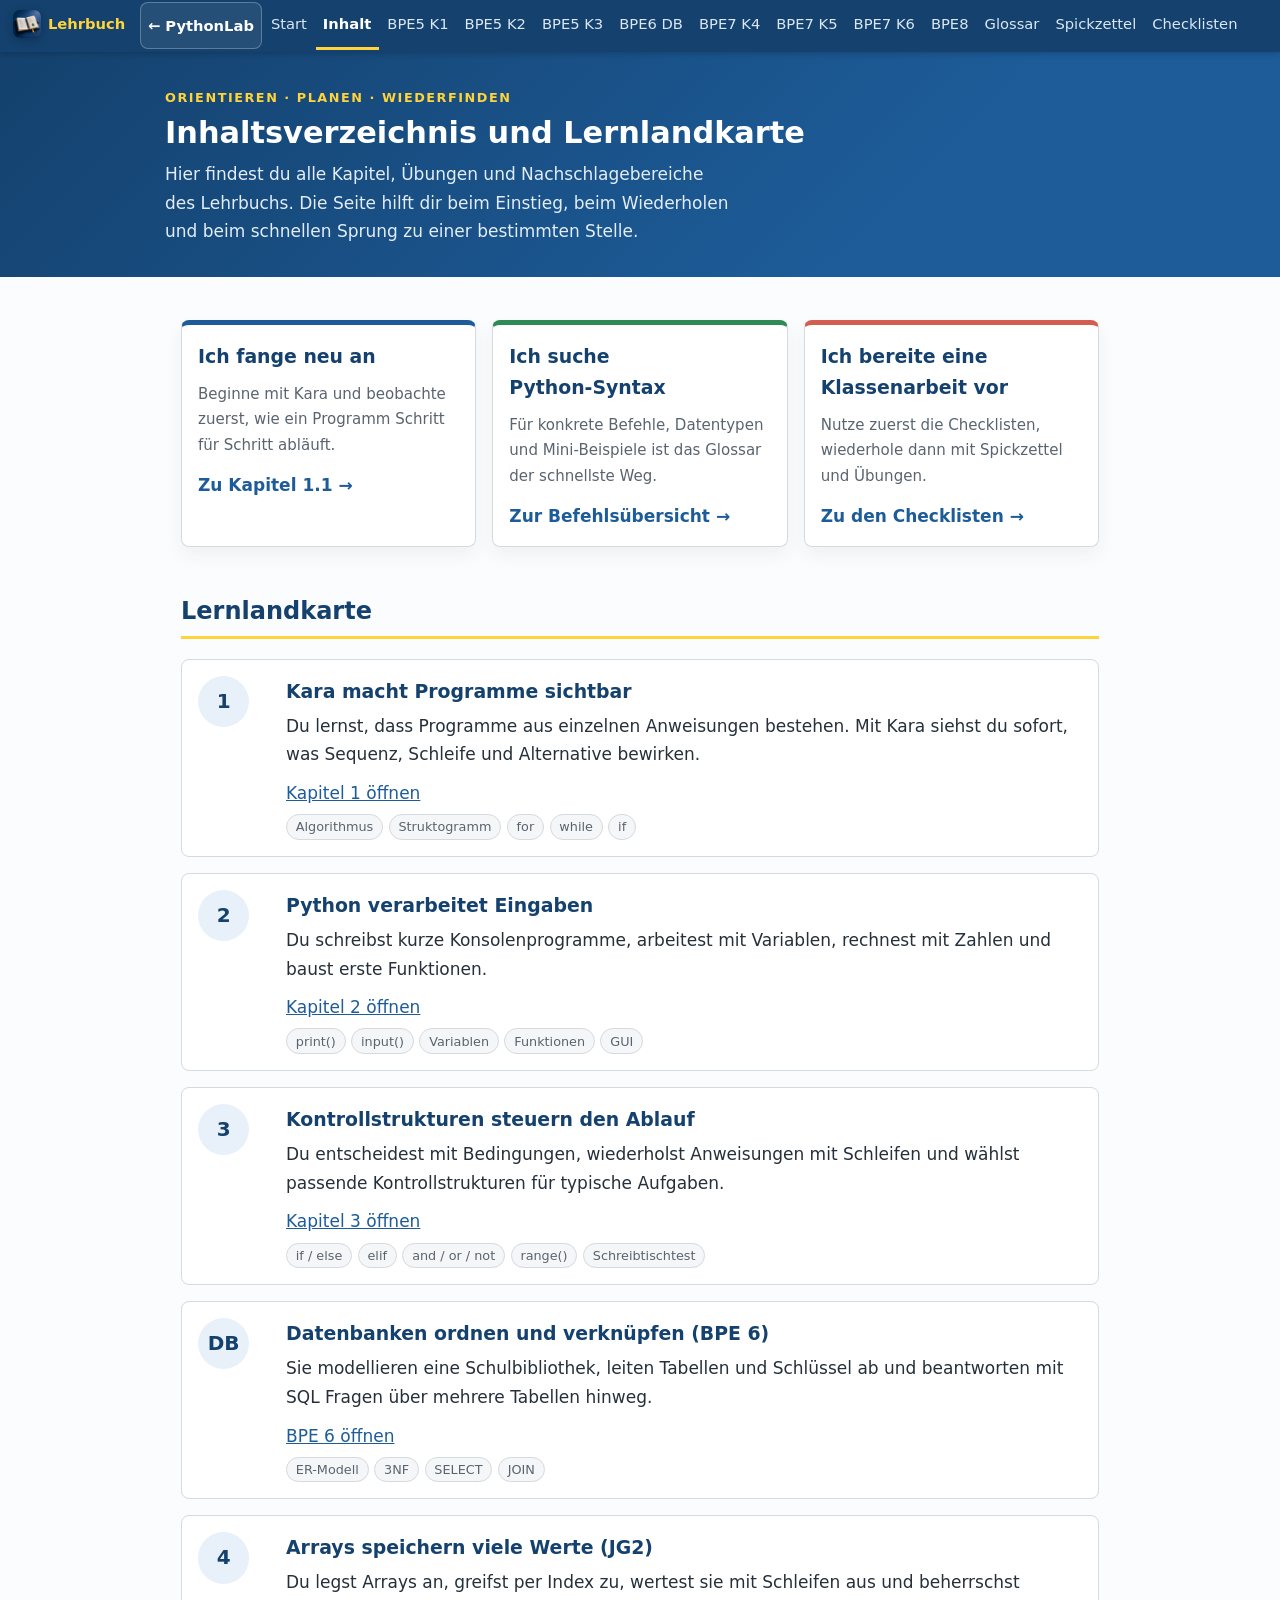
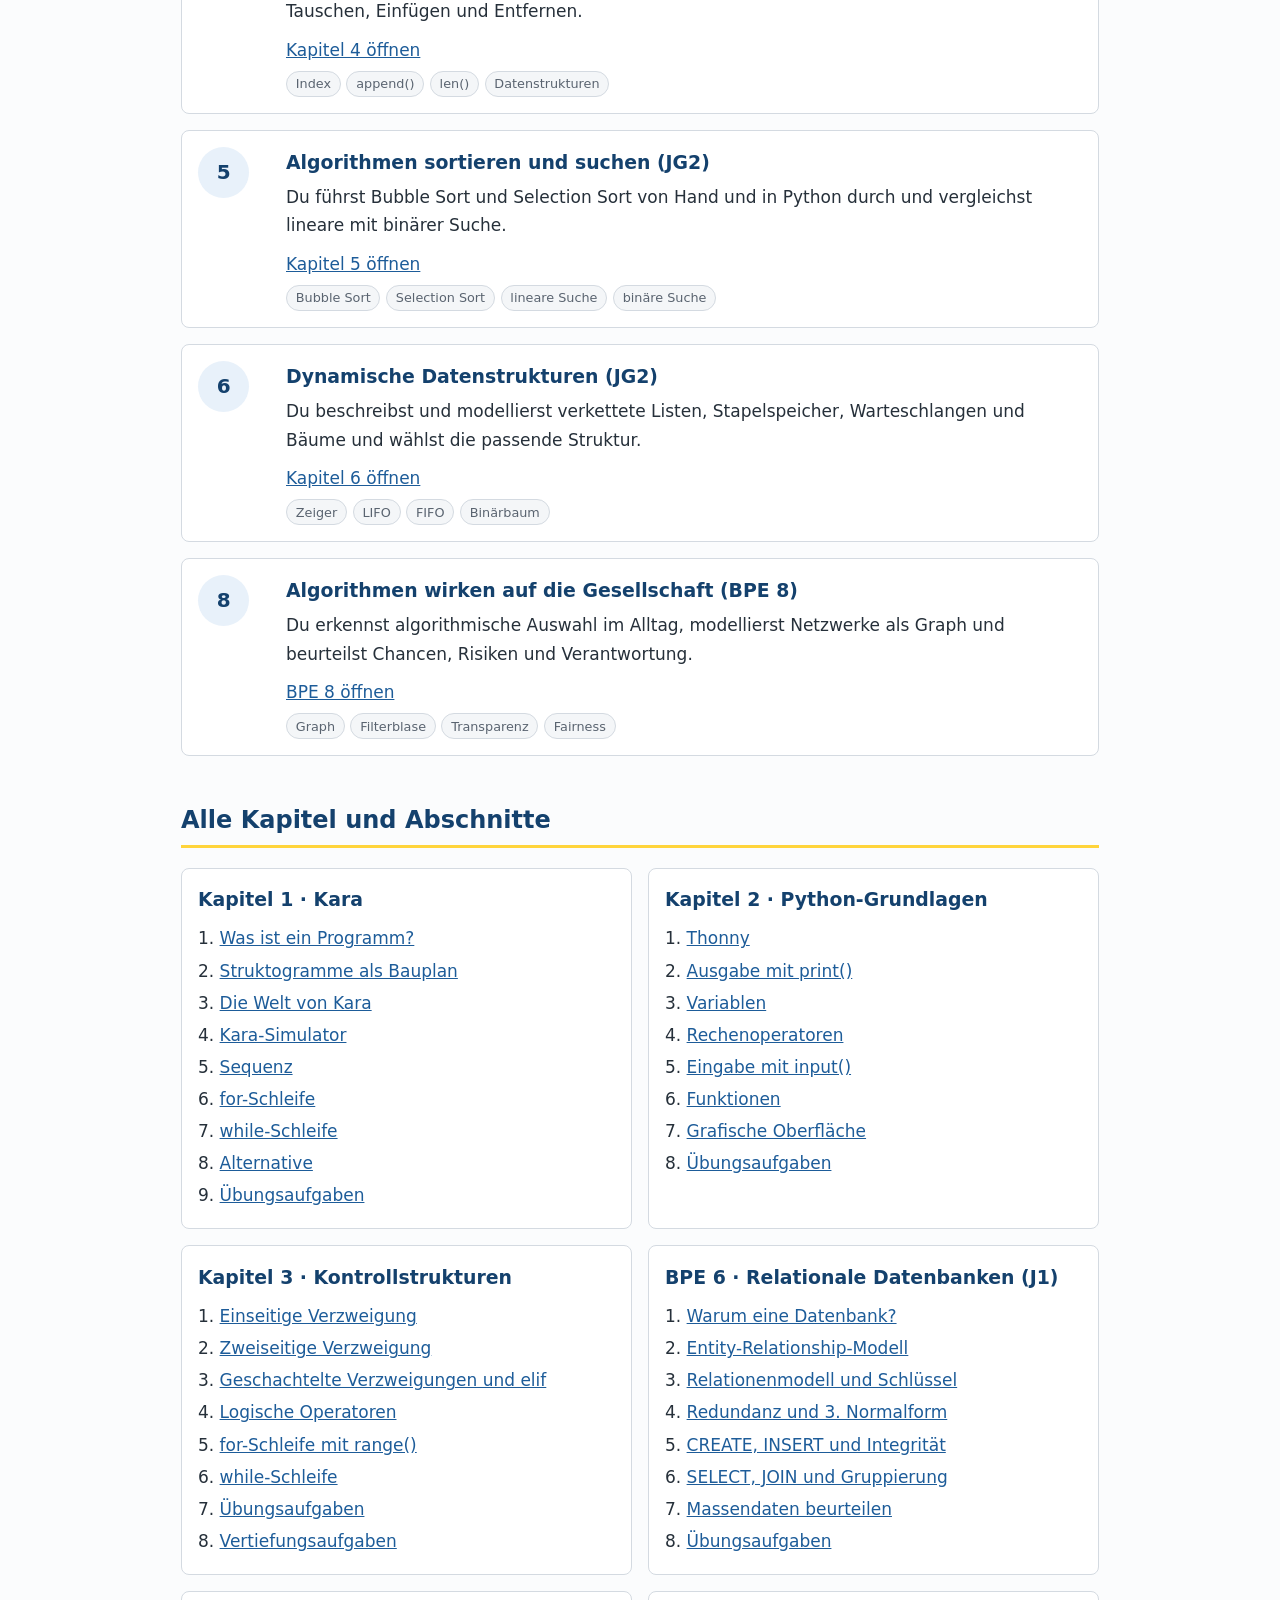
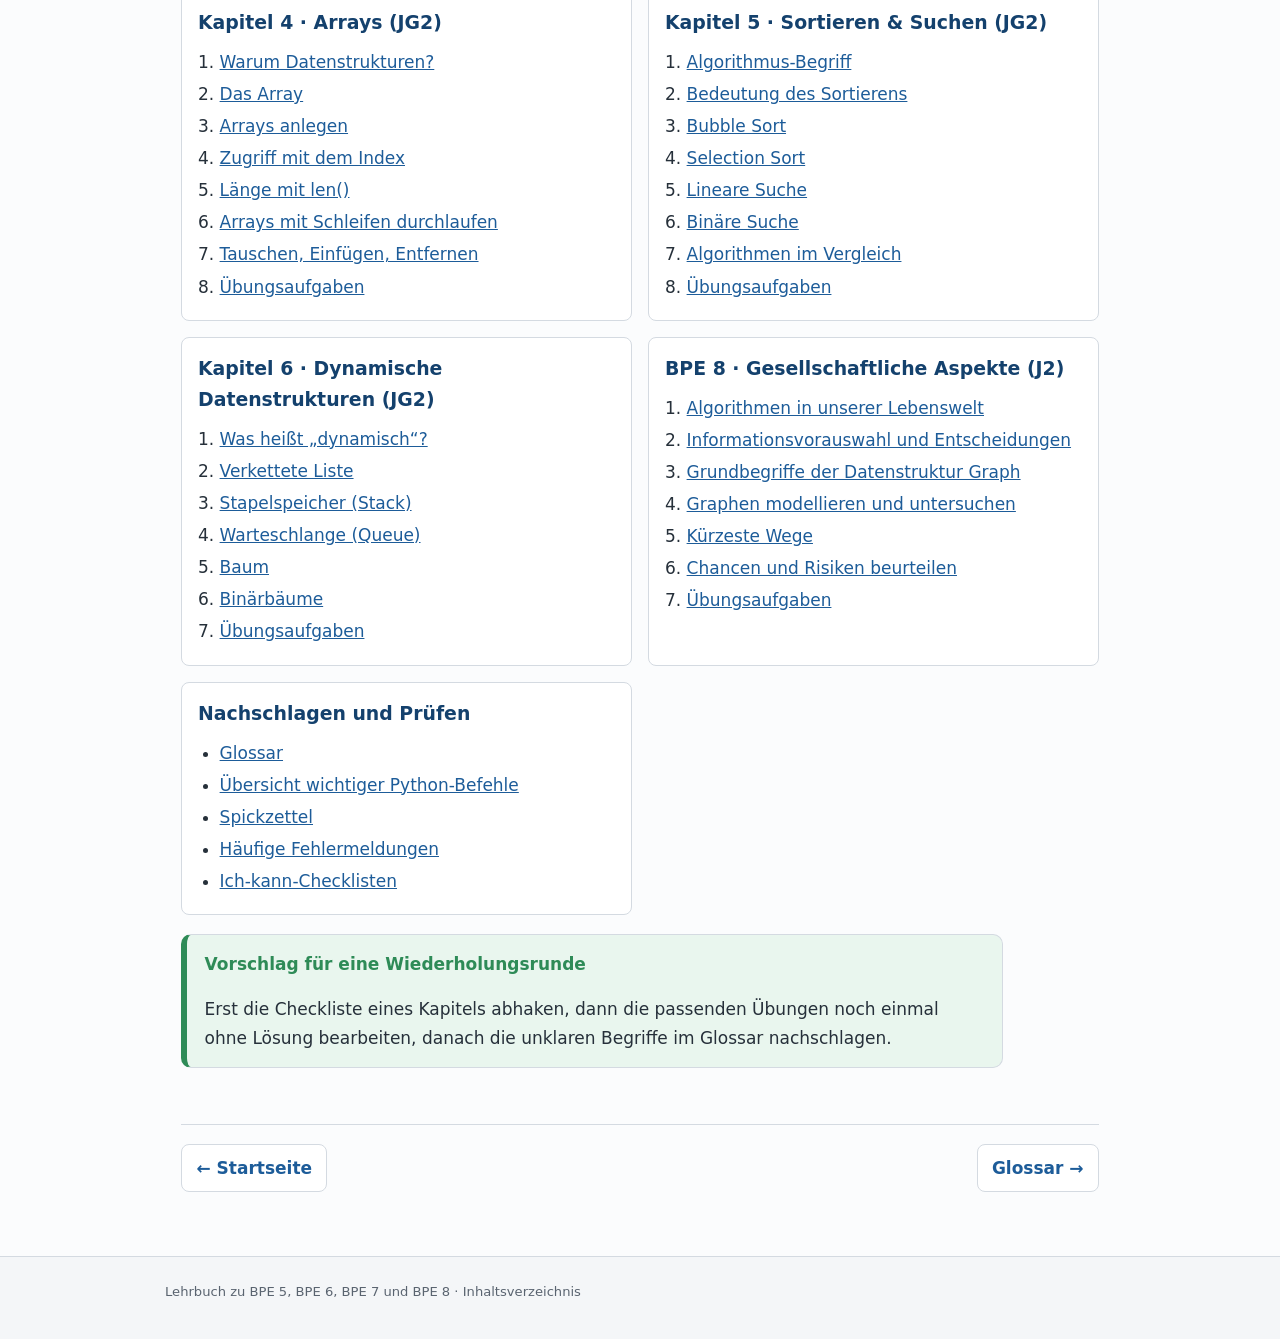
<file: inhaltsverzeichnis.html>
<!DOCTYPE html>
<html lang="de">
<head>
<meta charset="UTF-8">
<meta name="viewport" content="width=device-width, initial-scale=1">
<title>Inhaltsverzeichnis · Lehrbuch</title>
<link rel="icon" type="image/png" href="assets/lehrbuch-favicon.png?v=2.4.1">
<link rel="apple-touch-icon" href="assets/lehrbuch-apple-touch.png?v=2.4.1">
<link rel="stylesheet" href="assets/style.css?v=2.4.1">
</head>
<body>

<nav class="topnav">
  <div class="nav-inner">
    <a class="nav-logo" href="index.html"><img src="assets/lehrbuch-favicon.png" alt="" width="28" height="28"><span>Lehrbuch</span></a>
    <a class="lab-ruecklink" href="../PythonLab/index.html#workbook">← PythonLab</a>
    <a href="index.html">Start</a>
    <a href="inhaltsverzeichnis.html" class="aktiv">Inhalt</a>
    <a href="kapitel-1-kara.html">BPE5 K1</a>
    <a href="kapitel-2-python-grundlagen.html">BPE5 K2</a>
    <a href="kapitel-3-kontrollstrukturen.html">BPE5 K3</a>
    <a href="bpe-6-relationale-datenbanken.html">BPE6 DB</a>
    <a href="kapitel-4-arrays.html">BPE7 K4</a>
    <a href="kapitel-5-sortieren-suchen.html">BPE7 K5</a>
    <a href="kapitel-6-datenstrukturen.html">BPE7 K6</a>
    <a href="bpe-8-gesellschaftliche-aspekte.html">BPE8</a>
    <a href="glossar.html">Glossar</a>
    <a href="referenz.html">Spickzettel</a>
    <a href="checklisten.html">Checklisten</a>
  </div>
</nav>

<header class="seitenkopf">
  <div class="kopf-inner">
    <p class="dachzeile">Orientieren · Planen · Wiederfinden</p>
    <h1>Inhaltsverzeichnis und Lernlandkarte</h1>
    <p class="untertitel">
      Hier findest du alle Kapitel, Übungen und Nachschlagebereiche des Lehrbuchs.
      Die Seite hilft dir beim Einstieg, beim Wiederholen und beim schnellen Sprung zu
      einer bestimmten Stelle.
    </p>
  </div>
</header>

<main>

<div class="uebersicht-grid">
  <div class="uebersicht-card">
    <h3>Ich fange neu an</h3>
    <p>Beginne mit Kara und beobachte zuerst, wie ein Programm Schritt für Schritt abläuft.</p>
    <a href="kapitel-1-kara.html#programm">Zu Kapitel 1.1 →</a>
  </div>
  <div class="uebersicht-card">
    <h3>Ich suche Python-Syntax</h3>
    <p>Für konkrete Befehle, Datentypen und Mini-Beispiele ist das Glossar der schnellste Weg.</p>
    <a href="glossar.html#befehle">Zur Befehlsübersicht →</a>
  </div>
  <div class="uebersicht-card">
    <h3>Ich bereite eine Klassenarbeit vor</h3>
    <p>Nutze zuerst die Checklisten, wiederhole dann mit Spickzettel und Übungen.</p>
    <a href="checklisten.html">Zu den Checklisten →</a>
  </div>
</div>

<h2 id="lernlandkarte">Lernlandkarte</h2>

<div class="lernlandkarte">
  <div class="lernlandkarte-etappe">
    <span class="etappe-nr">1</span>
    <div>
      <h3>Kara macht Programme sichtbar</h3>
      <p>
        Du lernst, dass Programme aus einzelnen Anweisungen bestehen. Mit Kara siehst du
        sofort, was Sequenz, Schleife und Alternative bewirken.
      </p>
      <a href="kapitel-1-kara.html">Kapitel 1 öffnen</a>
      <div class="tag-zeile">
        <span>Algorithmus</span><span>Struktogramm</span><span>for</span><span>while</span><span>if</span>
      </div>
    </div>
  </div>

  <div class="lernlandkarte-etappe">
    <span class="etappe-nr">2</span>
    <div>
      <h3>Python verarbeitet Eingaben</h3>
      <p>
        Du schreibst kurze Konsolenprogramme, arbeitest mit Variablen, rechnest mit
        Zahlen und baust erste Funktionen.
      </p>
      <a href="kapitel-2-python-grundlagen.html">Kapitel 2 öffnen</a>
      <div class="tag-zeile">
        <span>print()</span><span>input()</span><span>Variablen</span><span>Funktionen</span><span>GUI</span>
      </div>
    </div>
  </div>

  <div class="lernlandkarte-etappe">
    <span class="etappe-nr">3</span>
    <div>
      <h3>Kontrollstrukturen steuern den Ablauf</h3>
      <p>
        Du entscheidest mit Bedingungen, wiederholst Anweisungen mit Schleifen und
        wählst passende Kontrollstrukturen für typische Aufgaben.
      </p>
      <a href="kapitel-3-kontrollstrukturen.html">Kapitel 3 öffnen</a>
      <div class="tag-zeile">
        <span>if / else</span><span>elif</span><span>and / or / not</span><span>range()</span><span>Schreibtischtest</span>
      </div>
    </div>
  </div>

  <div class="lernlandkarte-etappe">
    <span class="etappe-nr">DB</span>
    <div>
      <h3>Datenbanken ordnen und verknüpfen (BPE 6)</h3>
      <p>
        Sie modellieren eine Schulbibliothek, leiten Tabellen und Schlüssel ab
        und beantworten mit SQL Fragen über mehrere Tabellen hinweg.
      </p>
      <a href="bpe-6-relationale-datenbanken.html">BPE 6 öffnen</a>
      <div class="tag-zeile">
        <span>ER-Modell</span><span>3NF</span><span>SELECT</span><span>JOIN</span>
      </div>
    </div>
  </div>

  <div class="lernlandkarte-etappe">
    <span class="etappe-nr">4</span>
    <div>
      <h3>Arrays speichern viele Werte (JG2)</h3>
      <p>
        Du legst Arrays an, greifst per Index zu, wertest sie mit Schleifen aus und
        beherrschst Tauschen, Einfügen und Entfernen.
      </p>
      <a href="kapitel-4-arrays.html">Kapitel 4 öffnen</a>
      <div class="tag-zeile">
        <span>Index</span><span>append()</span><span>len()</span><span>Datenstrukturen</span>
      </div>
    </div>
  </div>

  <div class="lernlandkarte-etappe">
    <span class="etappe-nr">5</span>
    <div>
      <h3>Algorithmen sortieren und suchen (JG2)</h3>
      <p>
        Du führst Bubble Sort und Selection Sort von Hand und in Python durch und
        vergleichst lineare mit binärer Suche.
      </p>
      <a href="kapitel-5-sortieren-suchen.html">Kapitel 5 öffnen</a>
      <div class="tag-zeile">
        <span>Bubble Sort</span><span>Selection Sort</span><span>lineare Suche</span><span>binäre Suche</span>
      </div>
    </div>
  </div>

  <div class="lernlandkarte-etappe">
    <span class="etappe-nr">6</span>
    <div>
      <h3>Dynamische Datenstrukturen (JG2)</h3>
      <p>
        Du beschreibst und modellierst verkettete Listen, Stapelspeicher,
        Warteschlangen und Bäume und wählst die passende Struktur.
      </p>
      <a href="kapitel-6-datenstrukturen.html">Kapitel 6 öffnen</a>
      <div class="tag-zeile">
        <span>Zeiger</span><span>LIFO</span><span>FIFO</span><span>Binärbaum</span>
      </div>
    </div>
  </div>

  <div class="lernlandkarte-etappe">
    <span class="etappe-nr">8</span>
    <div>
      <h3>Algorithmen wirken auf die Gesellschaft (BPE 8)</h3>
      <p>
        Du erkennst algorithmische Auswahl im Alltag, modellierst Netzwerke als
        Graph und beurteilst Chancen, Risiken und Verantwortung.
      </p>
      <a href="bpe-8-gesellschaftliche-aspekte.html">BPE 8 öffnen</a>
      <div class="tag-zeile">
        <span>Graph</span><span>Filterblase</span><span>Transparenz</span><span>Fairness</span>
      </div>
    </div>
  </div>
</div>

<h2 id="alle-kapitel">Alle Kapitel und Abschnitte</h2>

<div class="toc-kompakt">
  <section>
    <h3>Kapitel 1 · Kara</h3>
    <ol>
      <li><a href="kapitel-1-kara.html#programm">Was ist ein Programm?</a></li>
      <li><a href="kapitel-1-kara.html#struktogramm">Struktogramme als Bauplan</a></li>
      <li><a href="kapitel-1-kara.html#kara">Die Welt von Kara</a></li>
      <li><a href="kapitel-1-kara.html#simulator">Kara-Simulator</a></li>
      <li><a href="kapitel-1-kara.html#sequenz">Sequenz</a></li>
      <li><a href="kapitel-1-kara.html#for">for-Schleife</a></li>
      <li><a href="kapitel-1-kara.html#while">while-Schleife</a></li>
      <li><a href="kapitel-1-kara.html#alternative">Alternative</a></li>
      <li><a href="kapitel-1-kara.html#uebungen">Übungsaufgaben</a></li>
    </ol>
  </section>

  <section>
    <h3>Kapitel 2 · Python-Grundlagen</h3>
    <ol>
      <li><a href="kapitel-2-python-grundlagen.html#thonny">Thonny</a></li>
      <li><a href="kapitel-2-python-grundlagen.html#print">Ausgabe mit print()</a></li>
      <li><a href="kapitel-2-python-grundlagen.html#variablen">Variablen</a></li>
      <li><a href="kapitel-2-python-grundlagen.html#rechnen">Rechenoperatoren</a></li>
      <li><a href="kapitel-2-python-grundlagen.html#input">Eingabe mit input()</a></li>
      <li><a href="kapitel-2-python-grundlagen.html#funktionen">Funktionen</a></li>
      <li><a href="kapitel-2-python-grundlagen.html#gui">Grafische Oberfläche</a></li>
      <li><a href="kapitel-2-python-grundlagen.html#uebungen">Übungsaufgaben</a></li>
    </ol>
  </section>

  <section>
    <h3>Kapitel 3 · Kontrollstrukturen</h3>
    <ol>
      <li><a href="kapitel-3-kontrollstrukturen.html#if">Einseitige Verzweigung</a></li>
      <li><a href="kapitel-3-kontrollstrukturen.html#ifelse">Zweiseitige Verzweigung</a></li>
      <li><a href="kapitel-3-kontrollstrukturen.html#geschachtelt">Geschachtelte Verzweigungen und elif</a></li>
      <li><a href="kapitel-3-kontrollstrukturen.html#logisch">Logische Operatoren</a></li>
      <li><a href="kapitel-3-kontrollstrukturen.html#for">for-Schleife mit range()</a></li>
      <li><a href="kapitel-3-kontrollstrukturen.html#while">while-Schleife</a></li>
      <li><a href="kapitel-3-kontrollstrukturen.html#uebungen">Übungsaufgaben</a></li>
      <li><a href="kapitel-3-kontrollstrukturen.html#vertiefung">Vertiefungsaufgaben</a></li>
    </ol>
  </section>

  <section>
    <h3>BPE 6 · Relationale Datenbanken (J1)</h3>
    <ol>
      <li><a href="bpe-6-relationale-datenbanken.html#datenbank">Warum eine Datenbank?</a></li>
      <li><a href="bpe-6-relationale-datenbanken.html#ermodell">Entity-Relationship-Modell</a></li>
      <li><a href="bpe-6-relationale-datenbanken.html#relationenmodell">Relationenmodell und Schlüssel</a></li>
      <li><a href="bpe-6-relationale-datenbanken.html#normalisierung">Redundanz und 3. Normalform</a></li>
      <li><a href="bpe-6-relationale-datenbanken.html#aufbau">CREATE, INSERT und Integrität</a></li>
      <li><a href="bpe-6-relationale-datenbanken.html#auswerten">SELECT, JOIN und Gruppierung</a></li>
      <li><a href="bpe-6-relationale-datenbanken.html#massendaten">Massendaten beurteilen</a></li>
      <li><a href="bpe-6-relationale-datenbanken.html#uebungen">Übungsaufgaben</a></li>
    </ol>
  </section>

  <section>
    <h3>Kapitel 4 · Arrays (JG2)</h3>
    <ol>
      <li><a href="kapitel-4-arrays.html#datenstrukturen">Warum Datenstrukturen?</a></li>
      <li><a href="kapitel-4-arrays.html#array">Das Array</a></li>
      <li><a href="kapitel-4-arrays.html#anlegen">Arrays anlegen</a></li>
      <li><a href="kapitel-4-arrays.html#index">Zugriff mit dem Index</a></li>
      <li><a href="kapitel-4-arrays.html#laenge">Länge mit len()</a></li>
      <li><a href="kapitel-4-arrays.html#schleife">Arrays mit Schleifen durchlaufen</a></li>
      <li><a href="kapitel-4-arrays.html#operationen">Tauschen, Einfügen, Entfernen</a></li>
      <li><a href="kapitel-4-arrays.html#uebungen">Übungsaufgaben</a></li>
    </ol>
  </section>

  <section>
    <h3>Kapitel 5 · Sortieren &amp; Suchen (JG2)</h3>
    <ol>
      <li><a href="kapitel-5-sortieren-suchen.html#algorithmus">Algorithmus-Begriff</a></li>
      <li><a href="kapitel-5-sortieren-suchen.html#sortieren">Bedeutung des Sortierens</a></li>
      <li><a href="kapitel-5-sortieren-suchen.html#bubble">Bubble Sort</a></li>
      <li><a href="kapitel-5-sortieren-suchen.html#selection">Selection Sort</a></li>
      <li><a href="kapitel-5-sortieren-suchen.html#linear">Lineare Suche</a></li>
      <li><a href="kapitel-5-sortieren-suchen.html#binaer">Binäre Suche</a></li>
      <li><a href="kapitel-5-sortieren-suchen.html#vergleichalgo">Algorithmen im Vergleich</a></li>
      <li><a href="kapitel-5-sortieren-suchen.html#uebungen">Übungsaufgaben</a></li>
    </ol>
  </section>

  <section>
    <h3>Kapitel 6 · Dynamische Datenstrukturen (JG2)</h3>
    <ol>
      <li><a href="kapitel-6-datenstrukturen.html#dynamisch">Was heißt „dynamisch“?</a></li>
      <li><a href="kapitel-6-datenstrukturen.html#liste">Verkettete Liste</a></li>
      <li><a href="kapitel-6-datenstrukturen.html#stack">Stapelspeicher (Stack)</a></li>
      <li><a href="kapitel-6-datenstrukturen.html#queue">Warteschlange (Queue)</a></li>
      <li><a href="kapitel-6-datenstrukturen.html#baum">Baum</a></li>
      <li><a href="kapitel-6-datenstrukturen.html#binaerbaum">Binärbäume</a></li>
      <li><a href="kapitel-6-datenstrukturen.html#uebungen">Übungsaufgaben</a></li>
    </ol>
  </section>

  <section>
    <h3>BPE 8 · Gesellschaftliche Aspekte (J2)</h3>
    <ol>
      <li><a href="bpe-8-gesellschaftliche-aspekte.html#alltag">Algorithmen in unserer Lebenswelt</a></li>
      <li><a href="bpe-8-gesellschaftliche-aspekte.html#informationsauswahl">Informationsvorauswahl und Entscheidungen</a></li>
      <li><a href="bpe-8-gesellschaftliche-aspekte.html#graph">Grundbegriffe der Datenstruktur Graph</a></li>
      <li><a href="bpe-8-gesellschaftliche-aspekte.html#modellieren">Graphen modellieren und untersuchen</a></li>
      <li><a href="bpe-8-gesellschaftliche-aspekte.html#wege">Kürzeste Wege</a></li>
      <li><a href="bpe-8-gesellschaftliche-aspekte.html#bewerten">Chancen und Risiken beurteilen</a></li>
      <li><a href="bpe-8-gesellschaftliche-aspekte.html#uebungen">Übungsaufgaben</a></li>
    </ol>
  </section>

  <section>
    <h3>Nachschlagen und Prüfen</h3>
    <ul>
      <li><a href="glossar.html">Glossar</a></li>
      <li><a href="glossar.html#befehle">Übersicht wichtiger Python-Befehle</a></li>
      <li><a href="referenz.html">Spickzettel</a></li>
      <li><a href="referenz.html#fehler">Häufige Fehlermeldungen</a></li>
      <li><a href="checklisten.html">Ich-kann-Checklisten</a></li>
    </ul>
  </section>
</div>

<div class="box box-tipp">
  <span class="box-titel">Vorschlag für eine Wiederholungsrunde</span>
  <p>
    Erst die Checkliste eines Kapitels abhaken, dann die passenden Übungen noch einmal
    ohne Lösung bearbeiten, danach die unklaren Begriffe im Glossar nachschlagen.
  </p>
</div>

<div class="seiten-nav">
  <a href="index.html">← Startseite</a>
  <a href="glossar.html">Glossar →</a>
</div>

</main>

<a class="nach-oben" href="#" title="Nach oben">↑</a>

<footer class="fuss">
  <div class="fuss-inner">
    <p>Lehrbuch zu BPE 5, BPE 6, BPE 7 und BPE 8 · Inhaltsverzeichnis</p>
  </div>
</footer>

<script src="assets/lehrbuch.js?v=2.4.1"></script>
</body>
</html>
</file>
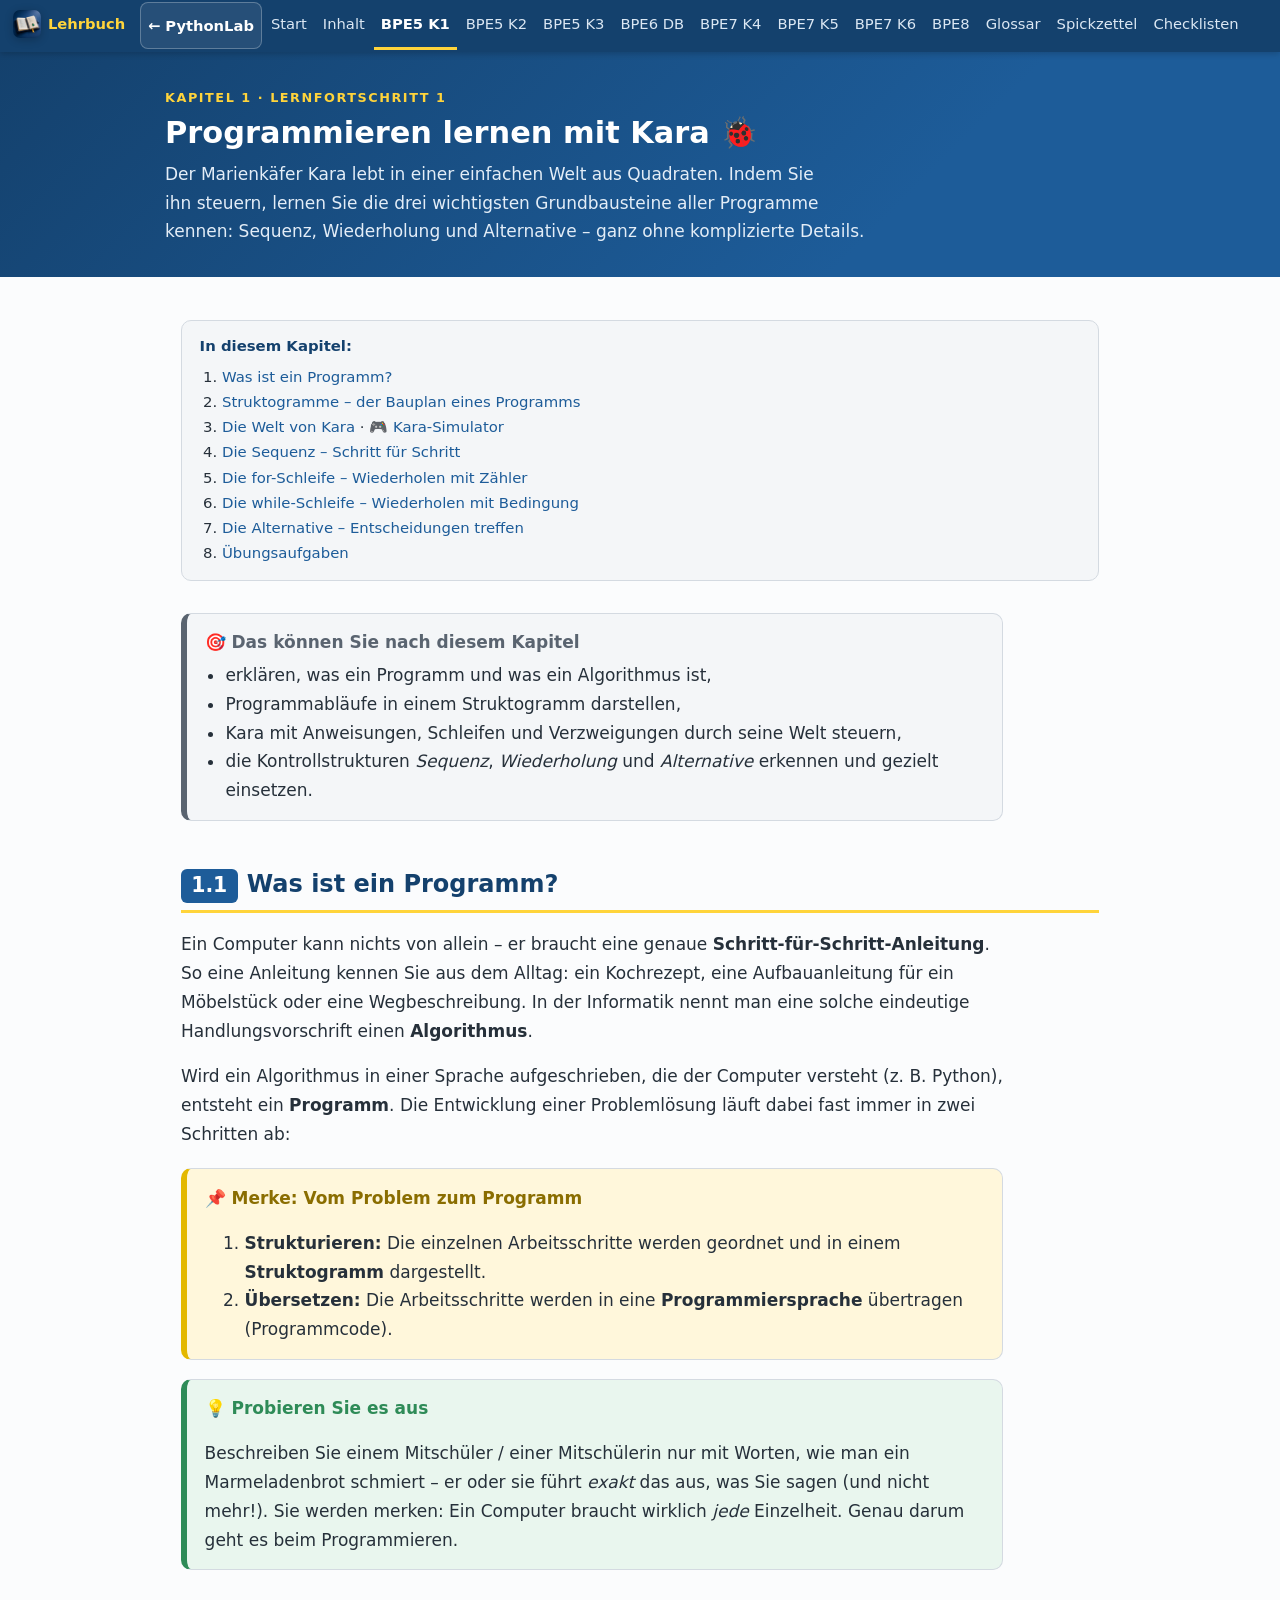
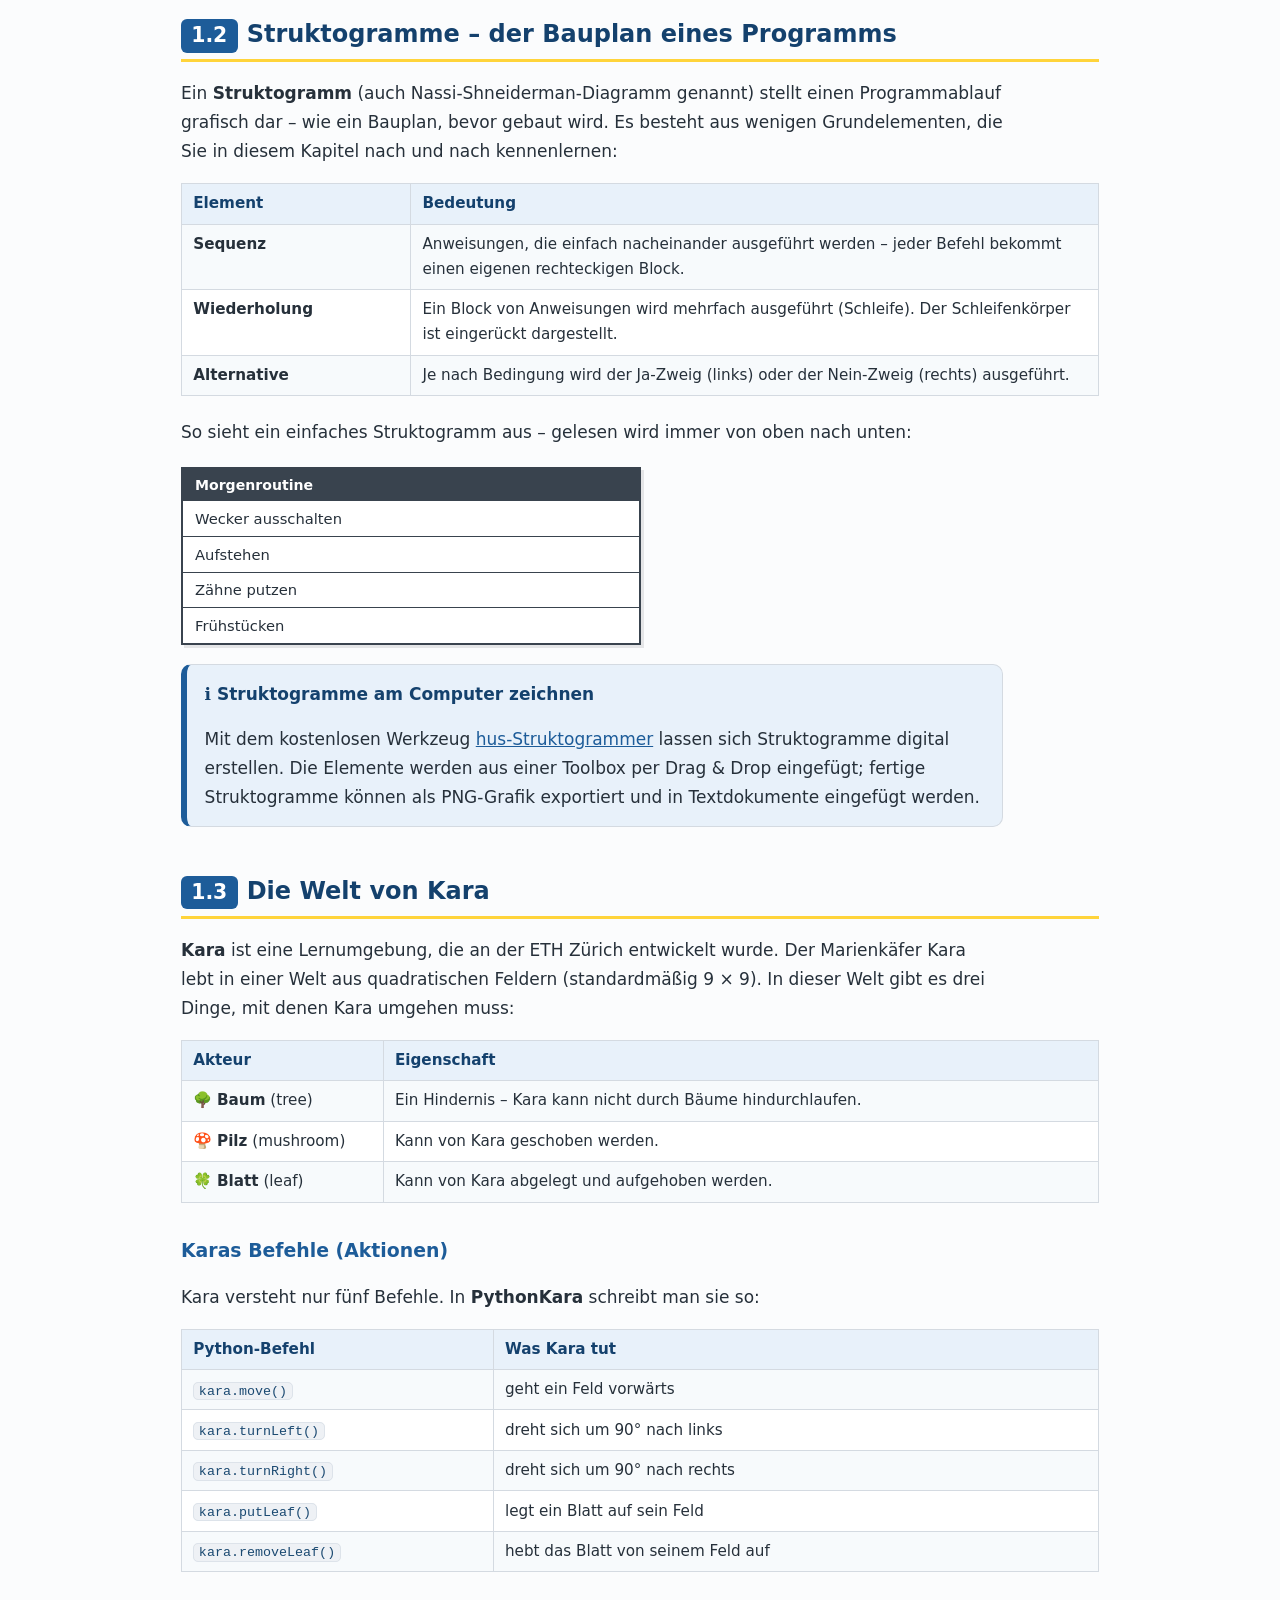
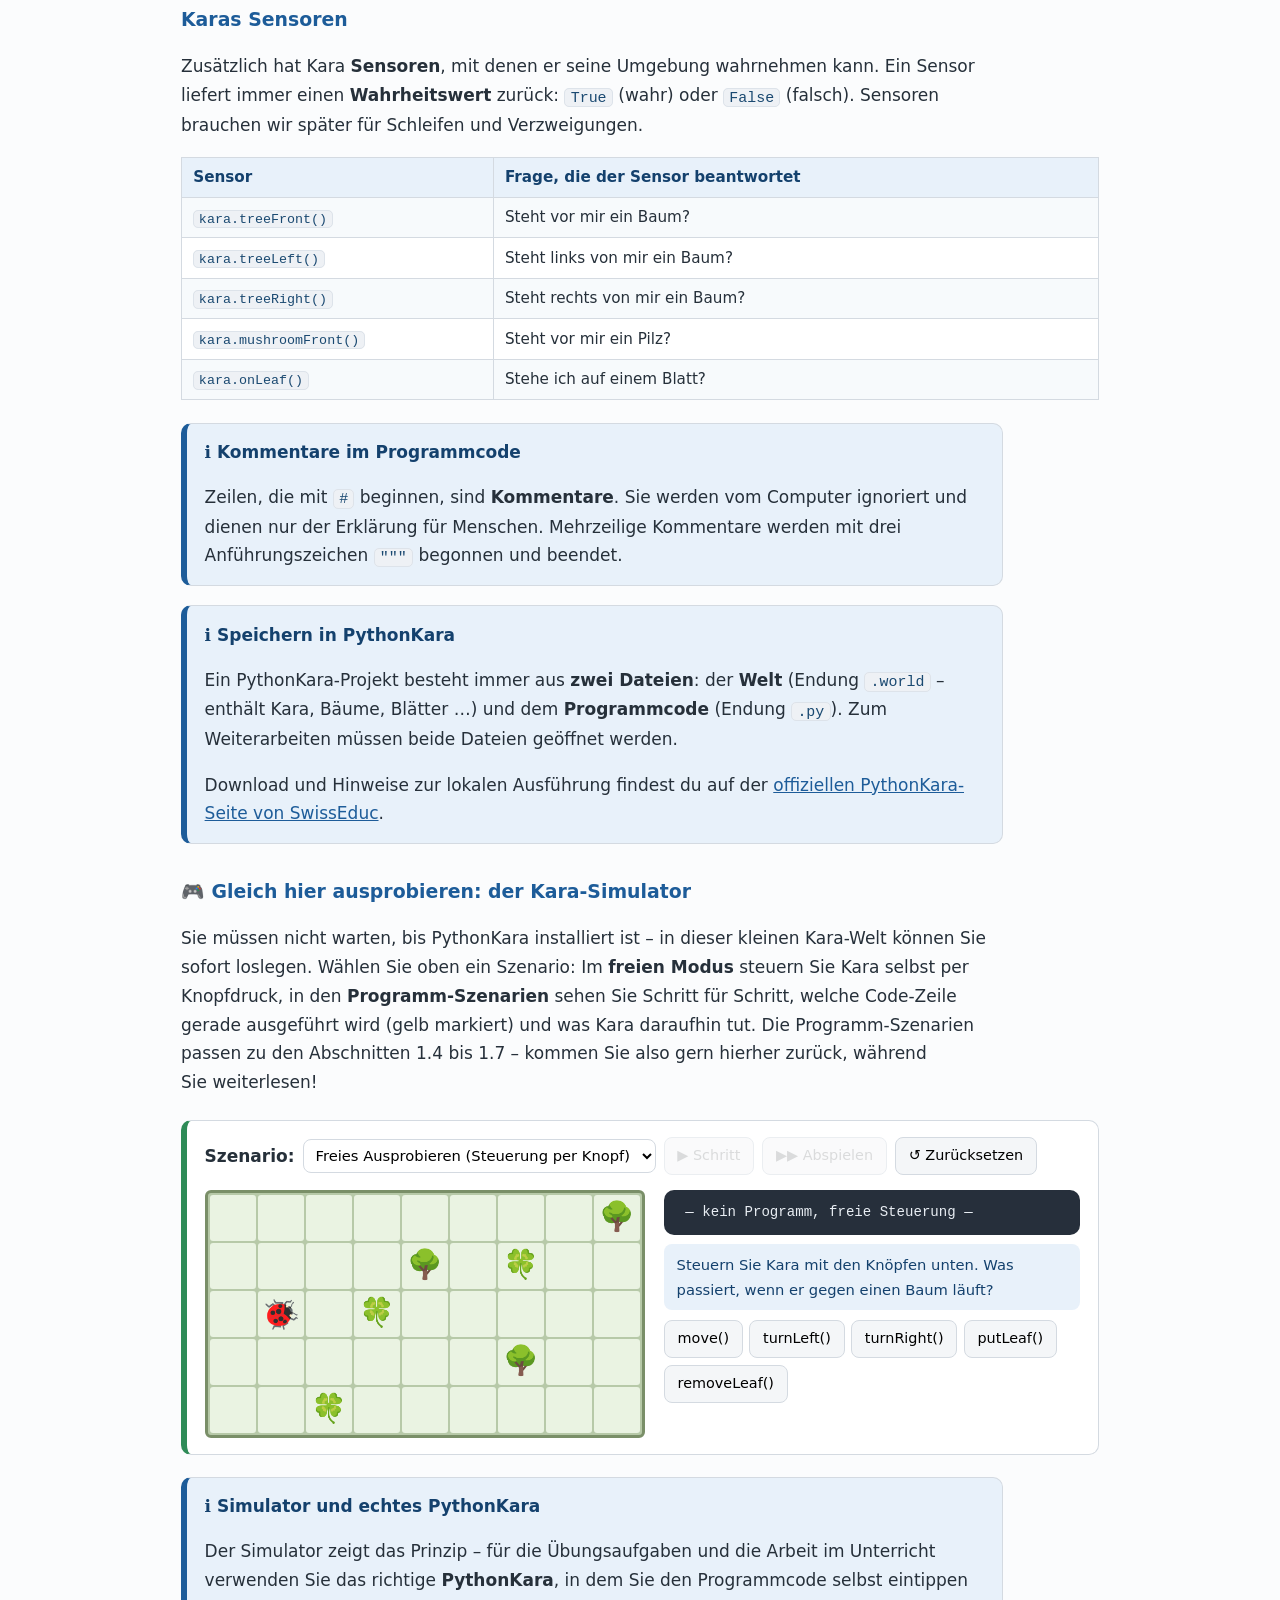
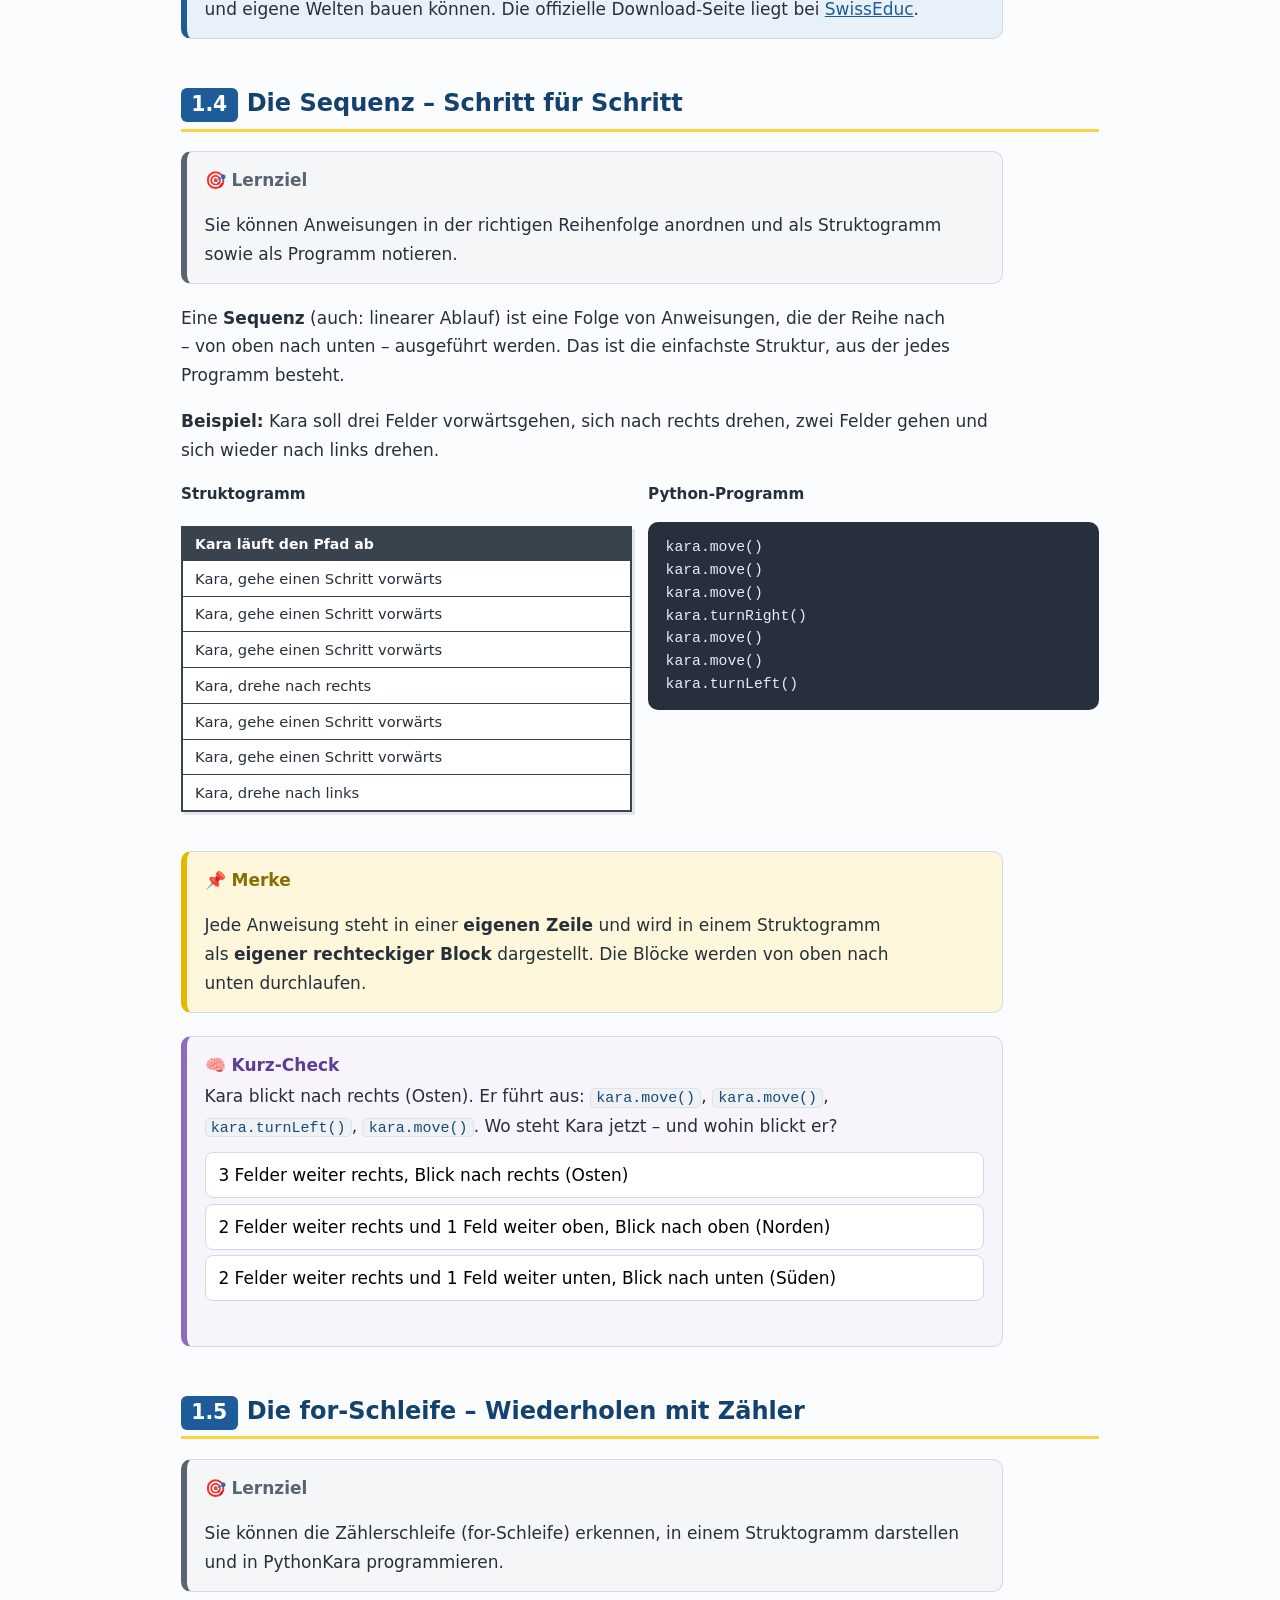
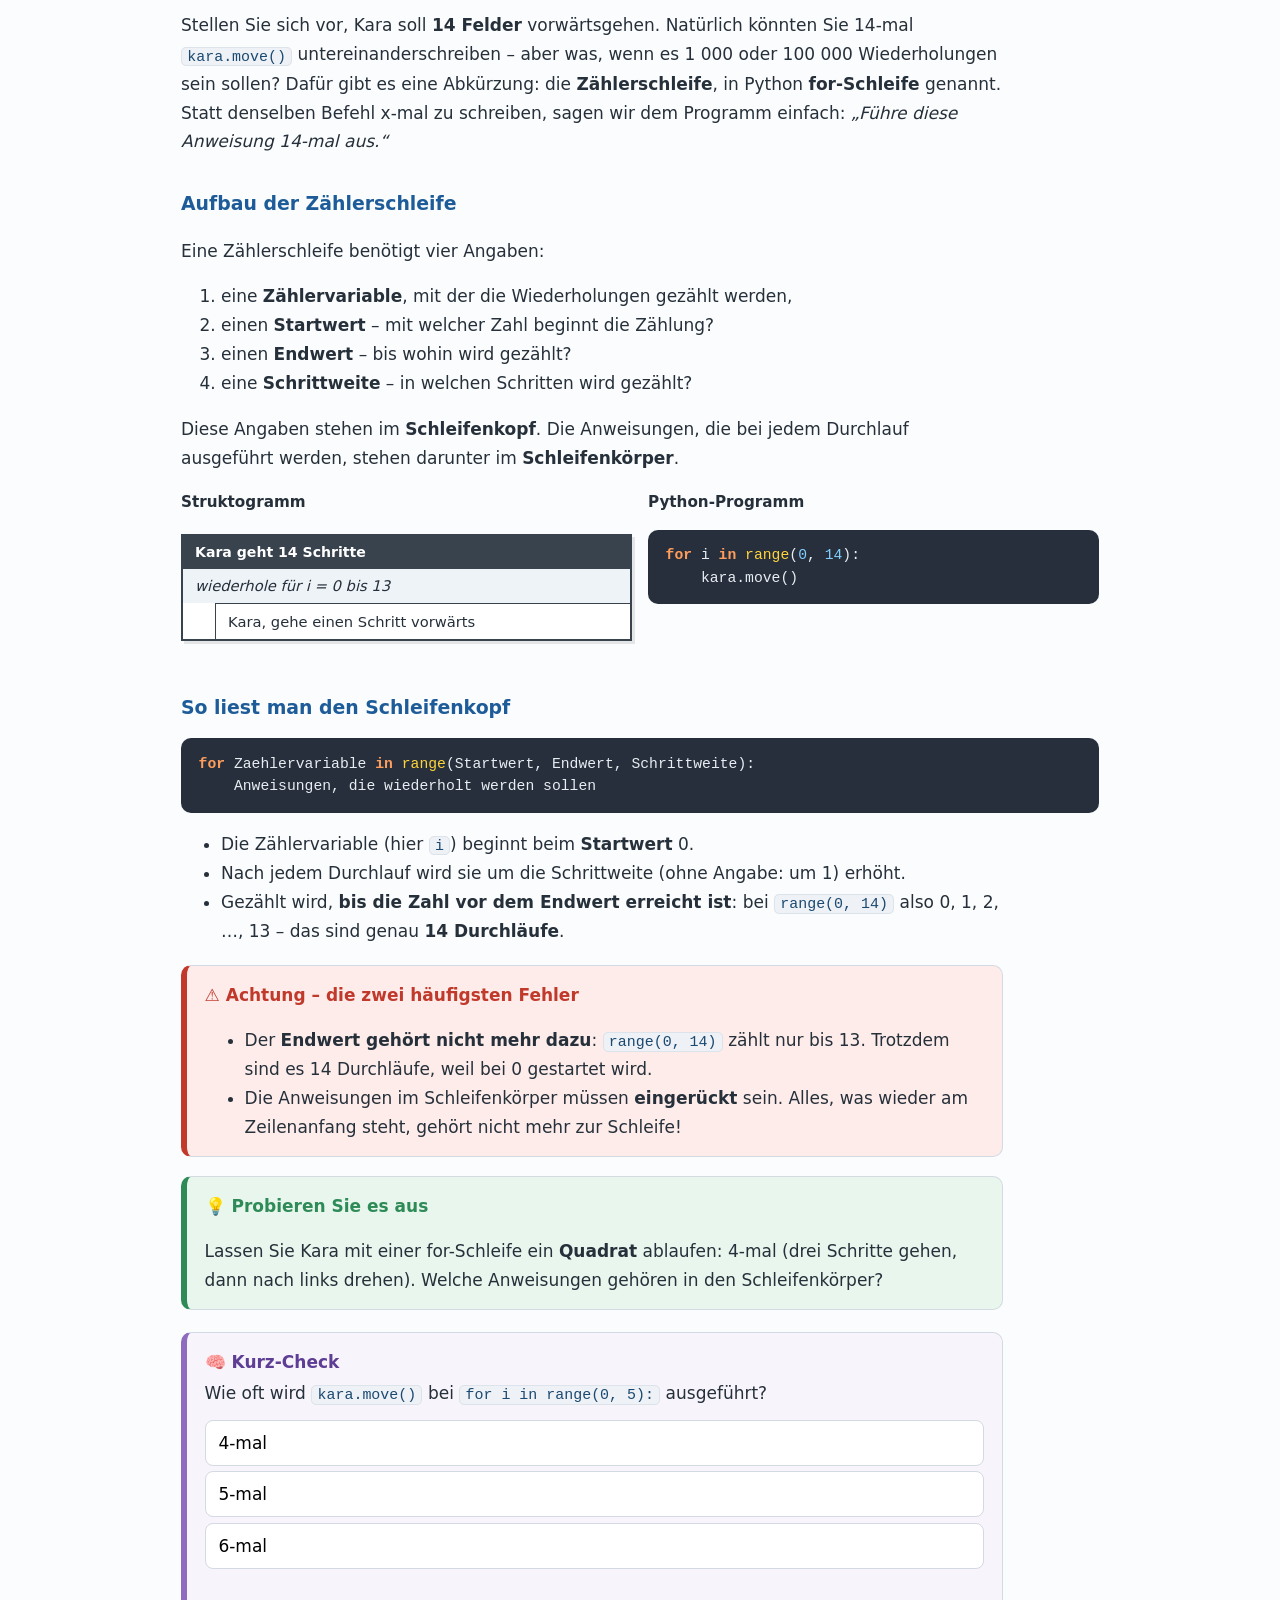
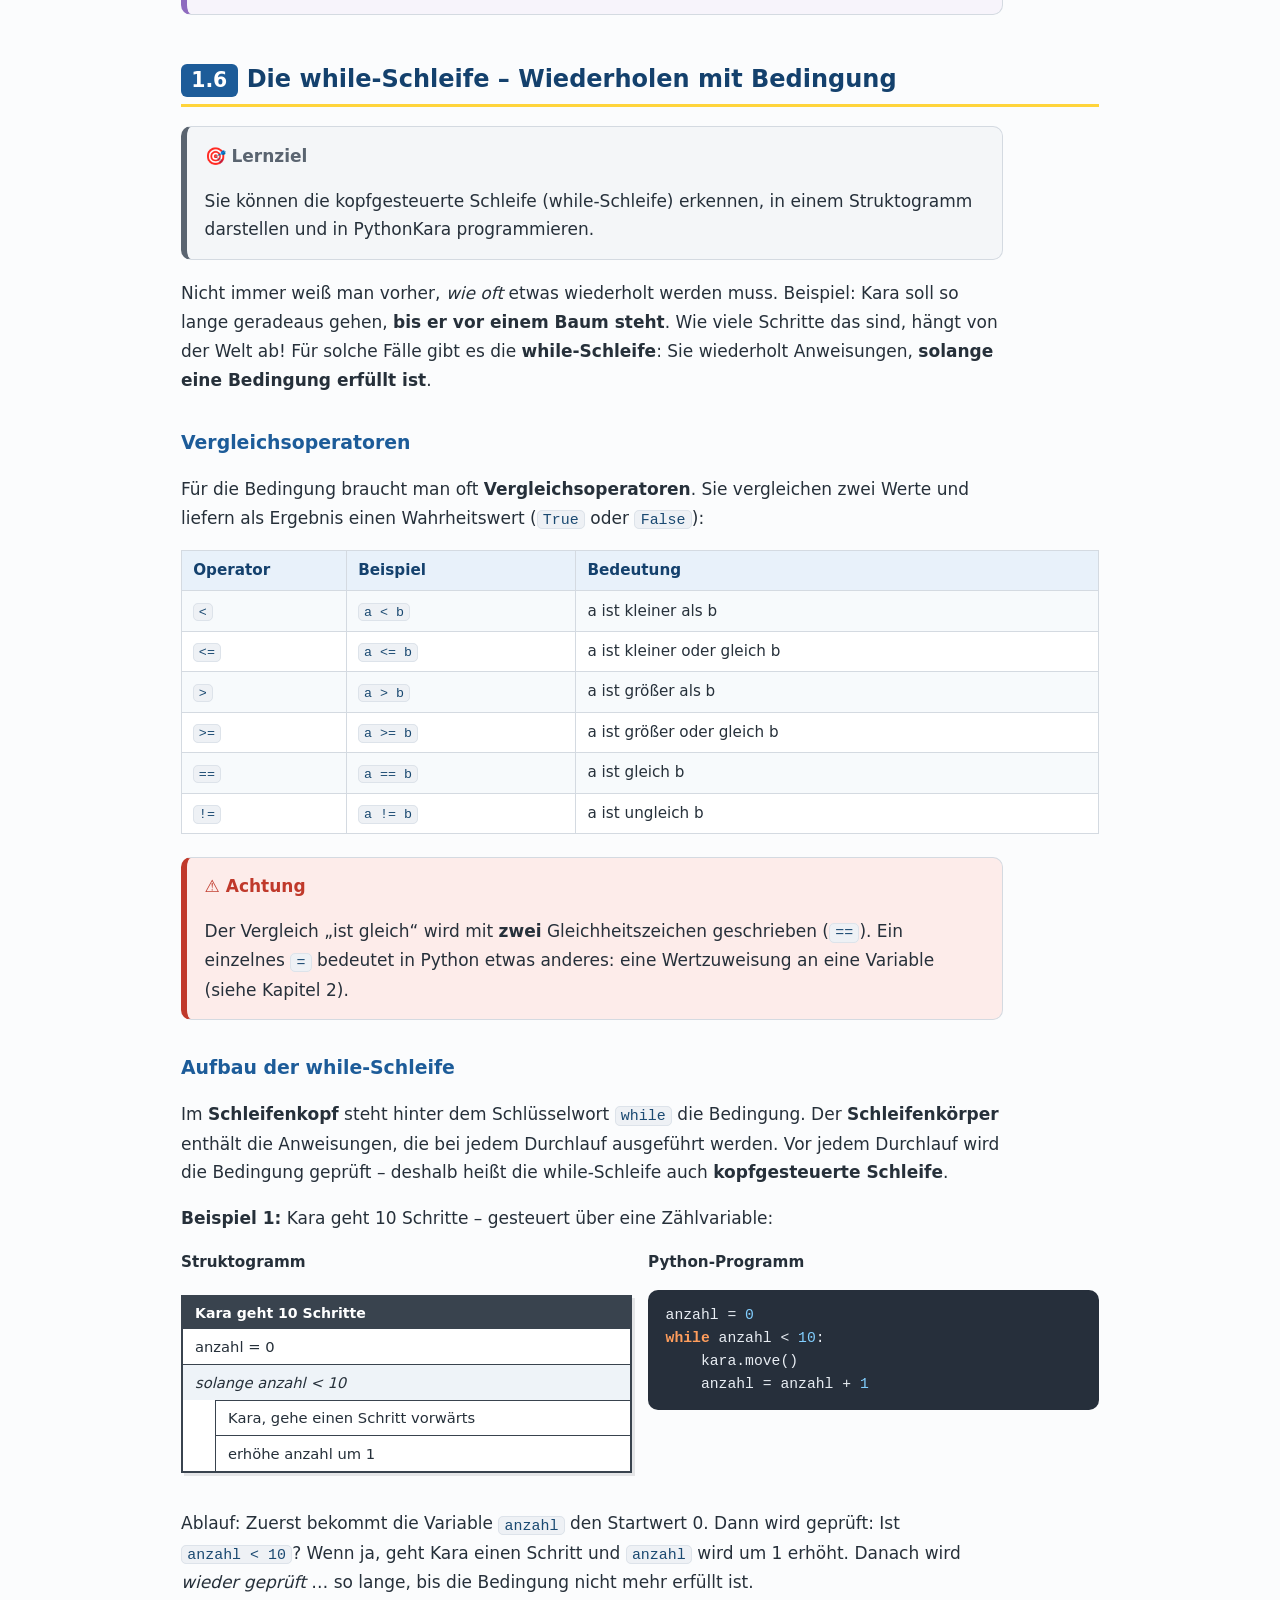
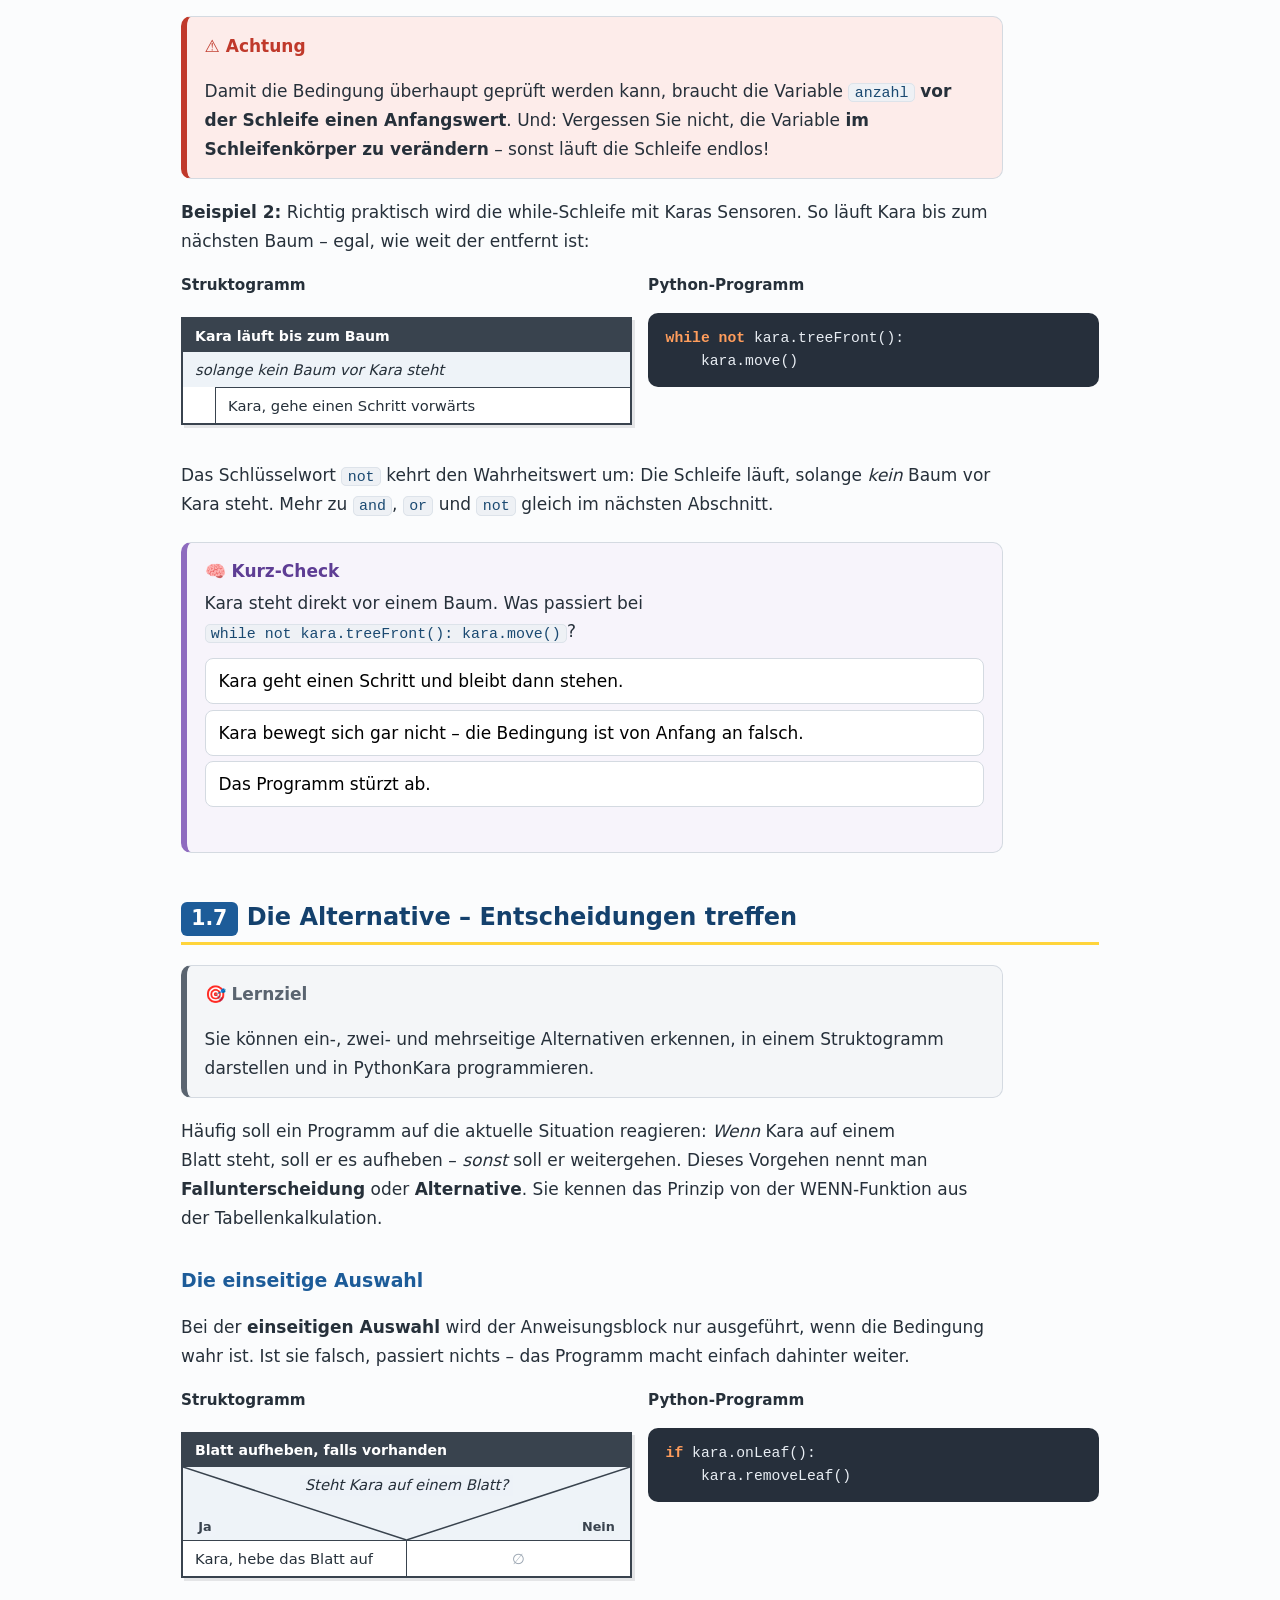
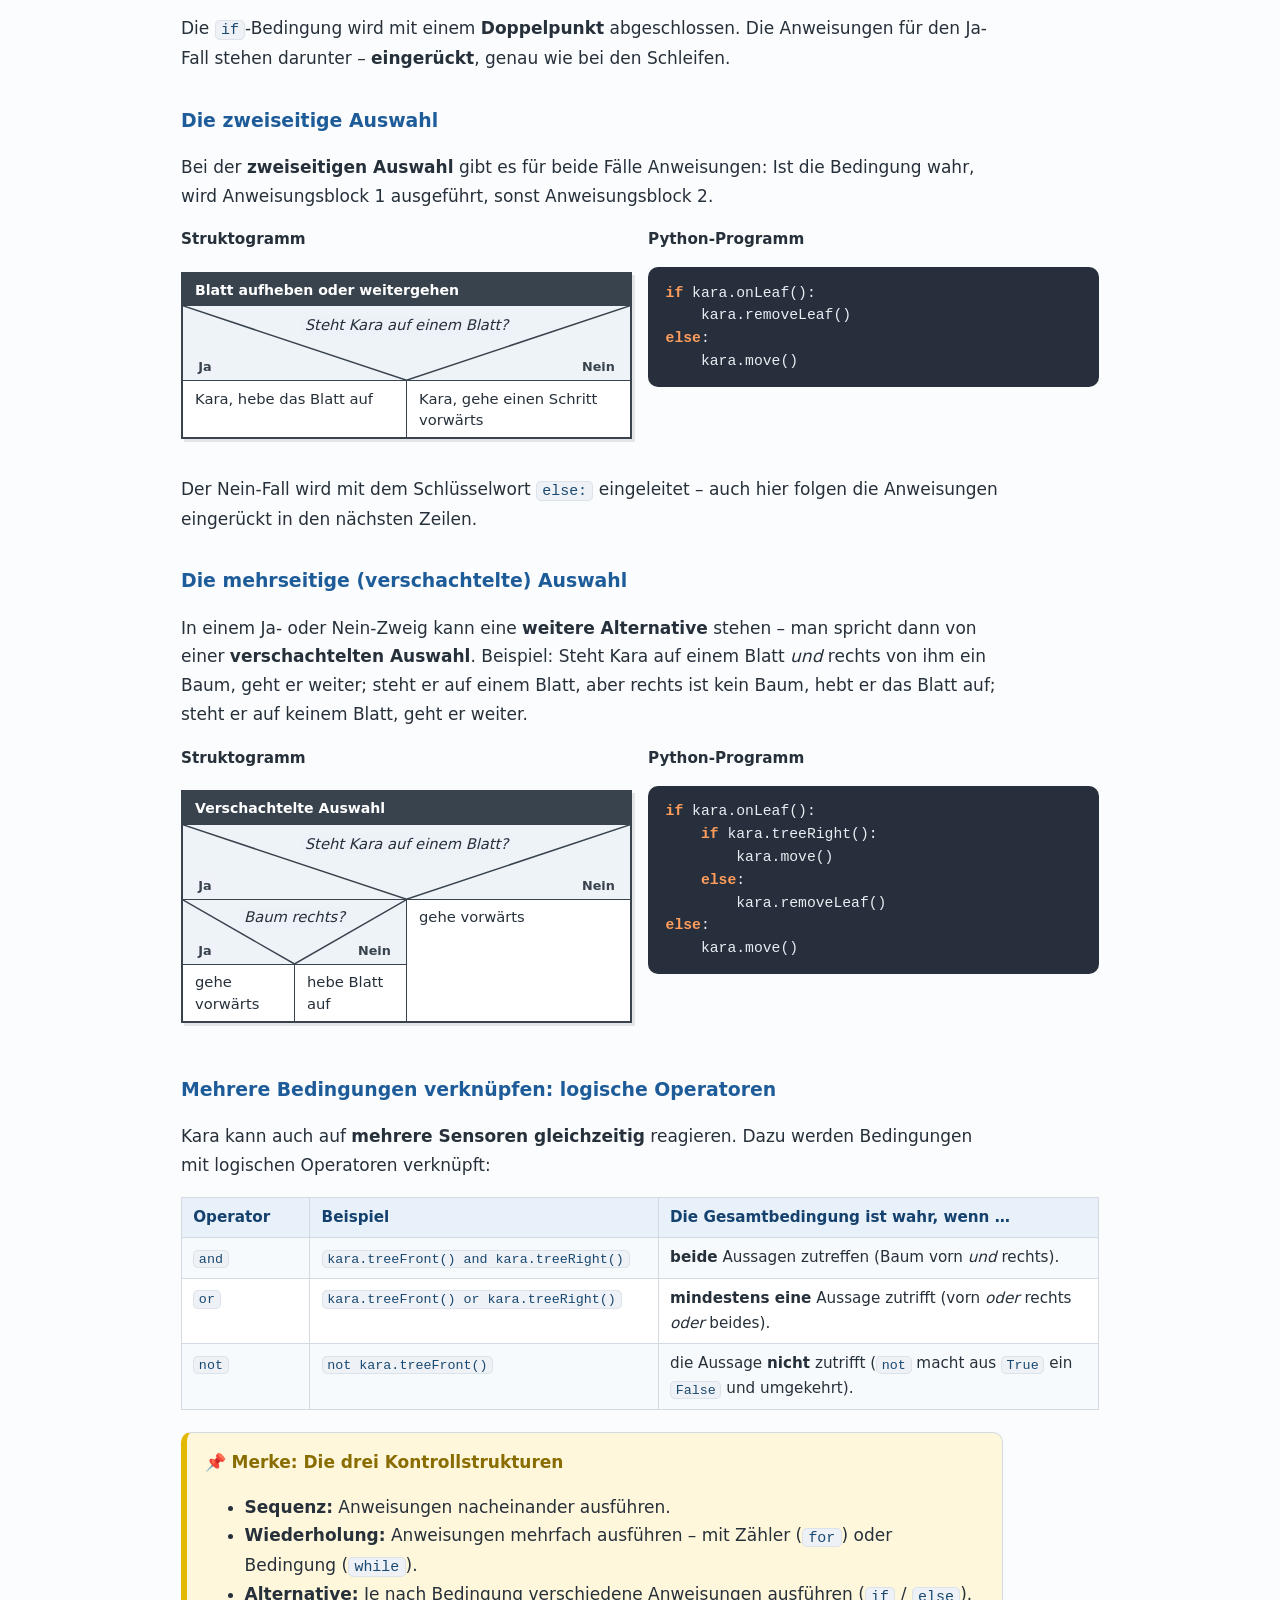
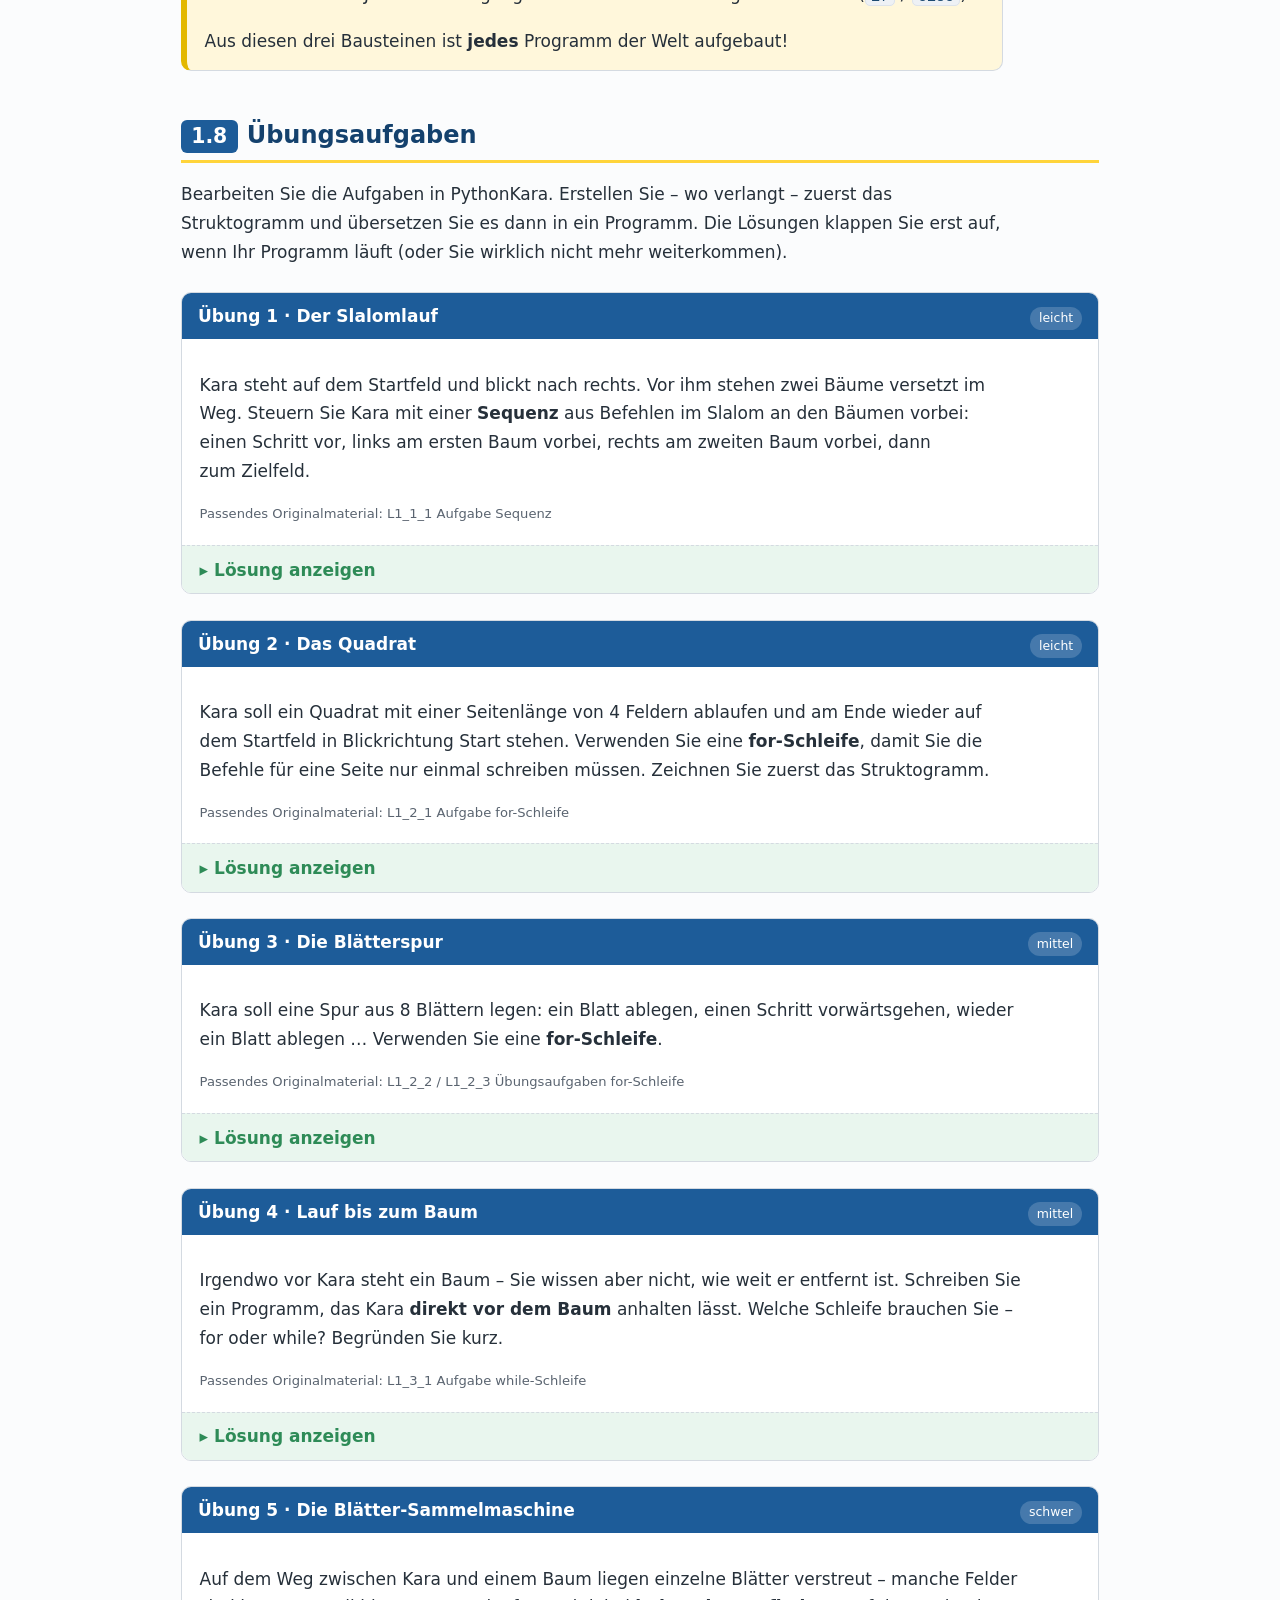
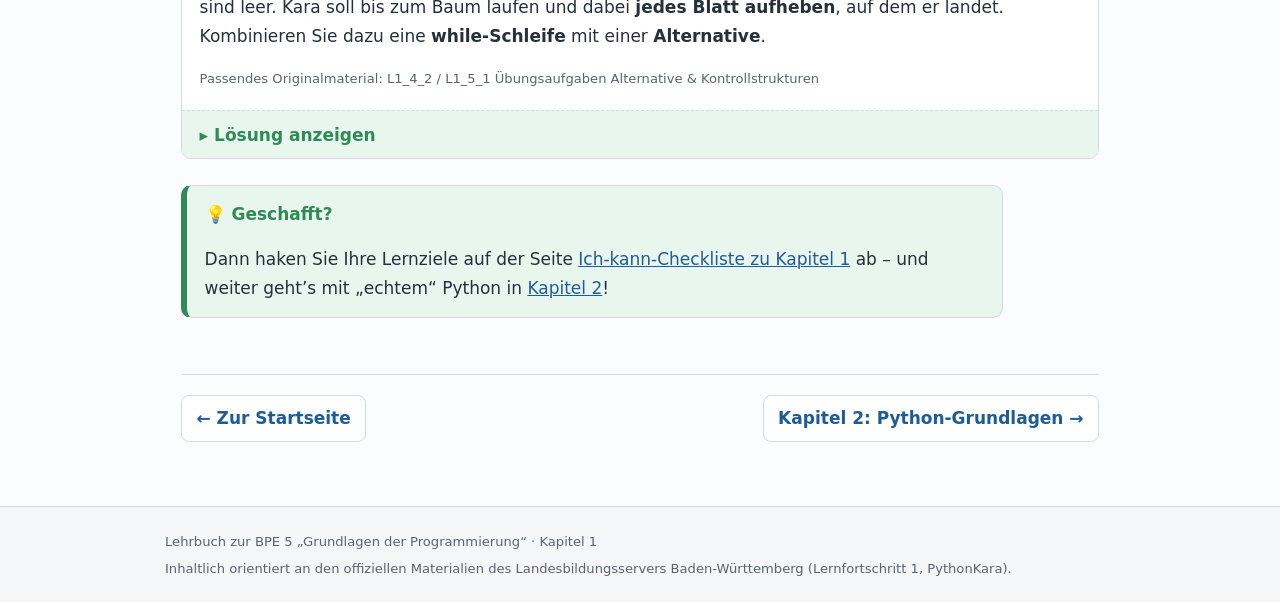
<file: kapitel-1-kara.html>
<!DOCTYPE html>
<html lang="de">
<head>
<meta charset="UTF-8">
<meta name="viewport" content="width=device-width, initial-scale=1">
<title>Kapitel 1 · Programmieren lernen mit Kara – Lehrbuch</title>
<link rel="icon" type="image/png" href="assets/lehrbuch-favicon.png?v=2.4.1">
<link rel="apple-touch-icon" href="assets/lehrbuch-apple-touch.png?v=2.4.1">
<link rel="stylesheet" href="assets/style.css?v=2.4.1">
</head>
<body>

<nav class="topnav">
  <div class="nav-inner">
    <a class="nav-logo" href="index.html"><img src="assets/lehrbuch-favicon.png" alt="" width="28" height="28"><span>Lehrbuch</span></a>
    <a class="lab-ruecklink" href="../PythonLab/index.html#workbook">← PythonLab</a>
    <a href="index.html">Start</a>
    <a href="inhaltsverzeichnis.html">Inhalt</a>
    <a href="kapitel-1-kara.html" class="aktiv">BPE5 K1</a>
    <a href="kapitel-2-python-grundlagen.html">BPE5 K2</a>
    <a href="kapitel-3-kontrollstrukturen.html">BPE5 K3</a>
    <a href="bpe-6-relationale-datenbanken.html">BPE6 DB</a>
    <a href="kapitel-4-arrays.html">BPE7 K4</a>
    <a href="kapitel-5-sortieren-suchen.html">BPE7 K5</a>
    <a href="kapitel-6-datenstrukturen.html">BPE7 K6</a>
    <a href="bpe-8-gesellschaftliche-aspekte.html">BPE8</a>
    <a href="glossar.html">Glossar</a>
    <a href="referenz.html">Spickzettel</a>
    <a href="checklisten.html">Checklisten</a>
  </div>
</nav>

<header class="seitenkopf">
  <div class="kopf-inner">
    <p class="dachzeile">Kapitel 1 · Lernfortschritt 1</p>
    <h1>Programmieren lernen mit Kara 🐞</h1>
    <p class="untertitel">
      Der Marienkäfer Kara lebt in einer einfachen Welt aus Quadraten. Indem Sie ihn
      steuern, lernen Sie die drei wichtigsten Grundbausteine aller Programme kennen:
      Sequenz, Wiederholung und Alternative – ganz ohne komplizierte Details.
    </p>
  </div>
</header>

<main>

<div class="kapitel-toc">
  <strong>In diesem Kapitel:</strong>
  <ol>
    <li><a href="#programm">Was ist ein Programm?</a></li>
    <li><a href="#struktogramm">Struktogramme – der Bauplan eines Programms</a></li>
    <li><a href="#kara">Die Welt von Kara</a> · <a href="#simulator">🎮 Kara-Simulator</a></li>
    <li><a href="#sequenz">Die Sequenz – Schritt für Schritt</a></li>
    <li><a href="#for">Die for-Schleife – Wiederholen mit Zähler</a></li>
    <li><a href="#while">Die while-Schleife – Wiederholen mit Bedingung</a></li>
    <li><a href="#alternative">Die Alternative – Entscheidungen treffen</a></li>
    <li><a href="#uebungen">Übungsaufgaben</a></li>
  </ol>
</div>

<div class="box box-ziel">
  <span class="box-titel">🎯 Das können Sie nach diesem Kapitel</span>
  <ul>
    <li>erklären, was ein Programm und was ein Algorithmus ist,</li>
    <li>Programmabläufe in einem Struktogramm darstellen,</li>
    <li>Kara mit Anweisungen, Schleifen und Verzweigungen durch seine Welt steuern,</li>
    <li>die Kontrollstrukturen <em>Sequenz</em>, <em>Wiederholung</em> und <em>Alternative</em> erkennen und gezielt einsetzen.</li>
  </ul>
</div>

<!-- ============================================================ -->
<h2 id="programm"><span class="knr">1.1</span>Was ist ein Programm?</h2>

<p>
  Ein Computer kann nichts von allein – er braucht eine genaue
  <strong>Schritt-für-Schritt-Anleitung</strong>. So eine Anleitung kennen Sie aus dem
  Alltag: ein Kochrezept, eine Aufbauanleitung für ein Möbelstück oder eine
  Wegbeschreibung. In der Informatik nennt man eine solche eindeutige
  Handlungsvorschrift einen <strong>Algorithmus</strong>.
</p>

<p>
  Wird ein Algorithmus in einer Sprache aufgeschrieben, die der Computer versteht
  (z.&nbsp;B. Python), entsteht ein <strong>Programm</strong>. Die Entwicklung einer
  Problemlösung läuft dabei fast immer in zwei Schritten ab:
</p>

<div class="box box-merke">
  <span class="box-titel">📌 Merke: Vom Problem zum Programm</span>
  <ol>
    <li><strong>Strukturieren:</strong> Die einzelnen Arbeitsschritte werden geordnet und in einem <strong>Struktogramm</strong> dargestellt.</li>
    <li><strong>Übersetzen:</strong> Die Arbeitsschritte werden in eine <strong>Programmiersprache</strong> übertragen (Programmcode).</li>
  </ol>
</div>

<div class="box box-tipp">
  <span class="box-titel">💡 Probieren Sie es aus</span>
  <p>
    Beschreiben Sie einem Mitschüler / einer Mitschülerin nur mit Worten, wie man ein
    Marmeladenbrot schmiert – er oder sie führt <em>exakt</em> das aus, was Sie sagen
    (und nicht mehr!). Sie werden merken: Ein Computer braucht wirklich
    <em>jede</em> Einzelheit. Genau darum geht es beim Programmieren.
  </p>
</div>

<!-- ============================================================ -->
<h2 id="struktogramm"><span class="knr">1.2</span>Struktogramme – der Bauplan eines Programms</h2>

<p>
  Ein <strong>Struktogramm</strong> (auch Nassi-Shneiderman-Diagramm genannt) stellt
  einen Programmablauf grafisch dar – wie ein Bauplan, bevor gebaut wird. Es besteht
  aus wenigen Grundelementen, die Sie in diesem Kapitel nach und nach kennenlernen:
</p>

<table class="tab">
  <tr><th style="width:25%">Element</th><th>Bedeutung</th></tr>
  <tr><td><strong>Sequenz</strong></td><td>Anweisungen, die einfach nacheinander ausgeführt werden – jeder Befehl bekommt einen eigenen rechteckigen Block.</td></tr>
  <tr><td><strong>Wiederholung</strong></td><td>Ein Block von Anweisungen wird mehrfach ausgeführt (Schleife). Der Schleifenkörper ist eingerückt dargestellt.</td></tr>
  <tr><td><strong>Alternative</strong></td><td>Je nach Bedingung wird der Ja-Zweig (links) oder der Nein-Zweig (rechts) ausgeführt.</td></tr>
</table>

<p>So sieht ein einfaches Struktogramm aus – gelesen wird immer von oben nach unten:</p>

<div class="stg">
  <div class="stg-titel">Morgenroutine</div>
  <div class="stg-zeile">Wecker ausschalten</div>
  <div class="stg-zeile">Aufstehen</div>
  <div class="stg-zeile">Zähne putzen</div>
  <div class="stg-zeile">Frühstücken</div>
</div>

<div class="box box-info">
  <span class="box-titel">ℹ️ Struktogramme am Computer zeichnen</span>
  <p>
    Mit dem kostenlosen Werkzeug <a href="http://www.struktogrammer.ch/JavaVersion/jstgr.html"
    target="_blank" rel="noopener">hus-Struktogrammer</a> lassen sich Struktogramme
    digital erstellen. Die Elemente werden aus einer Toolbox per Drag&nbsp;&amp;&nbsp;Drop
    eingefügt; fertige Struktogramme können als PNG-Grafik exportiert und in
    Textdokumente eingefügt werden.
  </p>
</div>

<!-- ============================================================ -->
<h2 id="kara"><span class="knr">1.3</span>Die Welt von Kara</h2>

<p>
  <strong>Kara</strong> ist eine Lernumgebung, die an der ETH Zürich entwickelt wurde.
  Der Marienkäfer Kara lebt in einer Welt aus quadratischen Feldern (standardmäßig
  9&nbsp;×&nbsp;9). In dieser Welt gibt es drei Dinge, mit denen Kara umgehen muss:
</p>

<table class="tab">
  <tr><th style="width:22%">Akteur</th><th>Eigenschaft</th></tr>
  <tr><td>🌳 <strong>Baum</strong> (tree)</td><td>Ein Hindernis – Kara kann nicht durch Bäume hindurchlaufen.</td></tr>
  <tr><td>🍄 <strong>Pilz</strong> (mushroom)</td><td>Kann von Kara geschoben werden.</td></tr>
  <tr><td>🍀 <strong>Blatt</strong> (leaf)</td><td>Kann von Kara abgelegt und aufgehoben werden.</td></tr>
</table>

<h3>Karas Befehle (Aktionen)</h3>

<p>
  Kara versteht nur fünf Befehle. In <strong>PythonKara</strong> schreibt man sie so:
</p>

<table class="tab">
  <tr><th style="width:34%">Python-Befehl</th><th>Was Kara tut</th></tr>
  <tr><td><code>kara.move()</code></td><td>geht ein Feld vorwärts</td></tr>
  <tr><td><code>kara.turnLeft()</code></td><td>dreht sich um 90° nach links</td></tr>
  <tr><td><code>kara.turnRight()</code></td><td>dreht sich um 90° nach rechts</td></tr>
  <tr><td><code>kara.putLeaf()</code></td><td>legt ein Blatt auf sein Feld</td></tr>
  <tr><td><code>kara.removeLeaf()</code></td><td>hebt das Blatt von seinem Feld auf</td></tr>
</table>

<h3>Karas Sensoren</h3>

<p>
  Zusätzlich hat Kara <strong>Sensoren</strong>, mit denen er seine Umgebung wahrnehmen
  kann. Ein Sensor liefert immer einen <strong>Wahrheitswert</strong> zurück:
  <code>True</code> (wahr) oder <code>False</code> (falsch). Sensoren brauchen wir
  später für Schleifen und Verzweigungen.
</p>

<table class="tab">
  <tr><th style="width:34%">Sensor</th><th>Frage, die der Sensor beantwortet</th></tr>
  <tr><td><code>kara.treeFront()</code></td><td>Steht vor mir ein Baum?</td></tr>
  <tr><td><code>kara.treeLeft()</code></td><td>Steht links von mir ein Baum?</td></tr>
  <tr><td><code>kara.treeRight()</code></td><td>Steht rechts von mir ein Baum?</td></tr>
  <tr><td><code>kara.mushroomFront()</code></td><td>Steht vor mir ein Pilz?</td></tr>
  <tr><td><code>kara.onLeaf()</code></td><td>Stehe ich auf einem Blatt?</td></tr>
</table>

<div class="box box-info">
  <span class="box-titel">ℹ️ Kommentare im Programmcode</span>
  <p>
    Zeilen, die mit <code>#</code> beginnen, sind <strong>Kommentare</strong>. Sie werden
    vom Computer ignoriert und dienen nur der Erklärung für Menschen. Mehrzeilige
    Kommentare werden mit drei Anführungszeichen <code>"""</code> begonnen und beendet.
  </p>
</div>

<div class="box box-info">
  <span class="box-titel">ℹ️ Speichern in PythonKara</span>
  <p>
    Ein PythonKara-Projekt besteht immer aus <strong>zwei Dateien</strong>:
    der <strong>Welt</strong> (Endung <code>.world</code> – enthält Kara, Bäume, Blätter …)
    und dem <strong>Programmcode</strong> (Endung <code>.py</code>). Zum Weiterarbeiten
    müssen beide Dateien geöffnet werden.
  </p>
  <p>
    Download und Hinweise zur lokalen Ausführung findest du auf der
    <a href="https://www.swisseduc.ch/informatik/karatojava/pythonkara/" target="_blank" rel="noopener">offiziellen PythonKara-Seite von SwissEduc</a>.
  </p>
</div>

<h3 id="simulator">🎮 Gleich hier ausprobieren: der Kara-Simulator</h3>

<p>
  Sie müssen nicht warten, bis PythonKara installiert ist – in dieser kleinen
  Kara-Welt können Sie sofort loslegen. Wählen Sie oben ein Szenario:
  Im <strong>freien Modus</strong> steuern Sie Kara selbst per Knopfdruck, in den
  <strong>Programm-Szenarien</strong> sehen Sie Schritt für Schritt, welche Code-Zeile
  gerade ausgeführt wird (gelb markiert) und was Kara daraufhin tut. Die
  Programm-Szenarien passen zu den Abschnitten 1.4 bis 1.7 – kommen Sie also gern
  hierher zurück, während Sie weiterlesen!
</p>

<div class="kara-sim" id="kara-sim">
  <div class="kara-sim-kopf">
    <label for="kara-szenario"><strong>Szenario:</strong></label>
    <select id="kara-szenario">
      <option value="frei">Freies Ausprobieren (Steuerung per Knopf)</option>
      <option value="sequenz">1.4 · Sequenz: Pfad ablaufen</option>
      <option value="forschleife">1.5 · for-Schleife: 5 Schritte gehen</option>
      <option value="whileschleife">1.6 · while-Schleife: bis zum Baum laufen</option>
      <option value="sammler">1.7 · while + Alternative: Blätter sammeln</option>
    </select>
    <button id="kara-step">▶ Schritt</button>
    <button id="kara-play">▶▶ Abspielen</button>
    <button id="kara-reset">↺ Zurücksetzen</button>
  </div>
  <div class="kara-sim-body">
    <div id="kara-welt"></div>
    <div>
      <pre id="kara-code"></pre>
      <p id="kara-info"></p>
      <div id="kara-manuell">
        <button data-befehl="move">move()</button>
        <button data-befehl="turnLeft">turnLeft()</button>
        <button data-befehl="turnRight">turnRight()</button>
        <button data-befehl="putLeaf">putLeaf()</button>
        <button data-befehl="removeLeaf">removeLeaf()</button>
      </div>
    </div>
  </div>
</div>

<div class="box box-info">
  <span class="box-titel">ℹ️ Simulator und echtes PythonKara</span>
  <p>
    Der Simulator zeigt das Prinzip – für die Übungsaufgaben und die Arbeit im
    Unterricht verwenden Sie das richtige <strong>PythonKara</strong>, in dem Sie den
    Programmcode selbst eintippen und eigene Welten bauen können.
    Die offizielle Download-Seite liegt bei
    <a href="https://www.swisseduc.ch/informatik/karatojava/pythonkara/" target="_blank" rel="noopener">SwissEduc</a>.
  </p>
</div>

<!-- ============================================================ -->
<h2 id="sequenz"><span class="knr">1.4</span>Die Sequenz – Schritt für Schritt</h2>

<div class="box box-ziel">
  <span class="box-titel">🎯 Lernziel</span>
  <p>Sie können Anweisungen in der richtigen Reihenfolge anordnen und als Struktogramm sowie als Programm notieren.</p>
</div>

<p>
  Eine <strong>Sequenz</strong> (auch: linearer Ablauf) ist eine Folge von Anweisungen,
  die der Reihe nach – von oben nach unten – ausgeführt werden. Das ist die einfachste
  Struktur, aus der jedes Programm besteht.
</p>

<p>
  <strong>Beispiel:</strong> Kara soll drei Felder vorwärtsgehen, sich nach rechts
  drehen, zwei Felder gehen und sich wieder nach links drehen.
</p>

<div class="vergleich">
  <div>
    <h4>Struktogramm</h4>
    <div class="stg">
      <div class="stg-titel">Kara läuft den Pfad ab</div>
      <div class="stg-zeile">Kara, gehe einen Schritt vorwärts</div>
      <div class="stg-zeile">Kara, gehe einen Schritt vorwärts</div>
      <div class="stg-zeile">Kara, gehe einen Schritt vorwärts</div>
      <div class="stg-zeile">Kara, drehe nach rechts</div>
      <div class="stg-zeile">Kara, gehe einen Schritt vorwärts</div>
      <div class="stg-zeile">Kara, gehe einen Schritt vorwärts</div>
      <div class="stg-zeile">Kara, drehe nach links</div>
    </div>
  </div>
  <div>
    <h4>Python-Programm</h4>
<pre class="code">kara.move()
kara.move()
kara.move()
kara.turnRight()
kara.move()
kara.move()
kara.turnLeft()</pre>
  </div>
</div>

<div class="box box-merke">
  <span class="box-titel">📌 Merke</span>
  <p>
    Jede Anweisung steht in einer <strong>eigenen Zeile</strong> und wird in einem
    Struktogramm als <strong>eigener rechteckiger Block</strong> dargestellt.
    Die Blöcke werden von oben nach unten durchlaufen.
  </p>
</div>

<div class="quiz" data-erklaerung="Die Anweisungen werden der Reihe nach ausgeführt: 2 Schritte, Drehung nach links, 1 Schritt.">
  <span class="quiz-titel">🧠 Kurz-Check</span>
  <p class="quiz-frage">
    Kara blickt nach rechts (Osten). Er führt aus: <code>kara.move()</code>,
    <code>kara.move()</code>, <code>kara.turnLeft()</code>, <code>kara.move()</code>.
    Wo steht Kara jetzt – und wohin blickt er?
  </p>
  <button class="antwort">3 Felder weiter rechts, Blick nach rechts (Osten)</button>
  <button class="antwort" data-richtig>2 Felder weiter rechts und 1 Feld weiter oben, Blick nach oben (Norden)</button>
  <button class="antwort">2 Felder weiter rechts und 1 Feld weiter unten, Blick nach unten (Süden)</button>
  <p class="quiz-feedback"></p>
</div>

<!-- ============================================================ -->
<h2 id="for"><span class="knr">1.5</span>Die for-Schleife – Wiederholen mit Zähler</h2>

<div class="box box-ziel">
  <span class="box-titel">🎯 Lernziel</span>
  <p>Sie können die Zählerschleife (for-Schleife) erkennen, in einem Struktogramm darstellen und in PythonKara programmieren.</p>
</div>

<p>
  Stellen Sie sich vor, Kara soll <strong>14 Felder</strong> vorwärtsgehen. Natürlich
  könnten Sie 14-mal <code>kara.move()</code> untereinanderschreiben – aber was, wenn es
  1&nbsp;000 oder 100&nbsp;000 Wiederholungen sein sollen? Dafür gibt es eine
  Abkürzung: die <strong>Zählerschleife</strong>, in Python <strong>for-Schleife</strong>
  genannt. Statt denselben Befehl x-mal zu schreiben, sagen wir dem Programm einfach:
  <em>„Führe diese Anweisung 14-mal aus.“</em>
</p>

<h3>Aufbau der Zählerschleife</h3>

<p>Eine Zählerschleife benötigt vier Angaben:</p>

<ol>
  <li>eine <strong>Zählervariable</strong>, mit der die Wiederholungen gezählt werden,</li>
  <li>einen <strong>Startwert</strong> – mit welcher Zahl beginnt die Zählung?</li>
  <li>einen <strong>Endwert</strong> – bis wohin wird gezählt?</li>
  <li>eine <strong>Schrittweite</strong> – in welchen Schritten wird gezählt?</li>
</ol>

<p>
  Diese Angaben stehen im <strong>Schleifenkopf</strong>. Die Anweisungen, die bei jedem
  Durchlauf ausgeführt werden, stehen darunter im <strong>Schleifenkörper</strong>.
</p>

<div class="vergleich">
  <div>
    <h4>Struktogramm</h4>
    <div class="stg">
      <div class="stg-titel">Kara geht 14 Schritte</div>
      <div class="stg-schleife">
        <div class="stg-schleife-kopf">wiederhole für i = 0 bis 13</div>
        <div class="stg-schleife-koerper">
          <div class="stg-zeile">Kara, gehe einen Schritt vorwärts</div>
        </div>
      </div>
    </div>
  </div>
  <div>
    <h4>Python-Programm</h4>
<pre class="code">for i in range(0, 14):
    kara.move()</pre>
  </div>
</div>

<h3>So liest man den Schleifenkopf</h3>

<pre class="code">for Zaehlervariable in range(Startwert, Endwert, Schrittweite):
    Anweisungen, die wiederholt werden sollen</pre>

<ul>
  <li>Die Zählervariable (hier <code>i</code>) beginnt beim <strong>Startwert</strong> 0.</li>
  <li>Nach jedem Durchlauf wird sie um die Schrittweite (ohne Angabe: um 1) erhöht.</li>
  <li>Gezählt wird, <strong>bis die Zahl vor dem Endwert erreicht ist</strong>:
      bei <code>range(0, 14)</code> also 0, 1, 2, …, 13 – das sind genau <strong>14 Durchläufe</strong>.</li>
</ul>

<div class="box box-achtung">
  <span class="box-titel">⚠️ Achtung – die zwei häufigsten Fehler</span>
  <ul>
    <li>Der <strong>Endwert gehört nicht mehr dazu</strong>: <code>range(0, 14)</code> zählt nur bis 13. Trotzdem sind es 14 Durchläufe, weil bei 0 gestartet wird.</li>
    <li>Die Anweisungen im Schleifenkörper müssen <strong>eingerückt</strong> sein. Alles, was wieder am Zeilenanfang steht, gehört nicht mehr zur Schleife!</li>
  </ul>
</div>

<div class="box box-tipp">
  <span class="box-titel">💡 Probieren Sie es aus</span>
  <p>
    Lassen Sie Kara mit einer for-Schleife ein <strong>Quadrat</strong> ablaufen:
    4-mal (drei Schritte gehen, dann nach links drehen). Welche Anweisungen gehören in
    den Schleifenkörper?
  </p>
</div>

<div class="quiz" data-erklaerung="range(0, 5) zählt 0, 1, 2, 3, 4 – das sind 5 Durchläufe.">
  <span class="quiz-titel">🧠 Kurz-Check</span>
  <p class="quiz-frage">Wie oft wird <code>kara.move()</code> bei <code>for i in range(0, 5):</code> ausgeführt?</p>
  <button class="antwort">4-mal</button>
  <button class="antwort" data-richtig>5-mal</button>
  <button class="antwort">6-mal</button>
  <p class="quiz-feedback"></p>
</div>

<!-- ============================================================ -->
<h2 id="while"><span class="knr">1.6</span>Die while-Schleife – Wiederholen mit Bedingung</h2>

<div class="box box-ziel">
  <span class="box-titel">🎯 Lernziel</span>
  <p>Sie können die kopfgesteuerte Schleife (while-Schleife) erkennen, in einem Struktogramm darstellen und in PythonKara programmieren.</p>
</div>

<p>
  Nicht immer weiß man vorher, <em>wie oft</em> etwas wiederholt werden muss.
  Beispiel: Kara soll so lange geradeaus gehen, <strong>bis er vor einem Baum
  steht</strong>. Wie viele Schritte das sind, hängt von der Welt ab! Für solche Fälle
  gibt es die <strong>while-Schleife</strong>: Sie wiederholt Anweisungen,
  <strong>solange eine Bedingung erfüllt ist</strong>.
</p>

<h3>Vergleichsoperatoren</h3>

<p>
  Für die Bedingung braucht man oft <strong>Vergleichsoperatoren</strong>. Sie
  vergleichen zwei Werte und liefern als Ergebnis einen Wahrheitswert
  (<code>True</code> oder <code>False</code>):
</p>

<table class="tab">
  <tr><th style="width:18%">Operator</th><th style="width:25%">Beispiel</th><th>Bedeutung</th></tr>
  <tr><td><code>&lt;</code></td><td><code>a &lt; b</code></td><td>a ist kleiner als b</td></tr>
  <tr><td><code>&lt;=</code></td><td><code>a &lt;= b</code></td><td>a ist kleiner oder gleich b</td></tr>
  <tr><td><code>&gt;</code></td><td><code>a &gt; b</code></td><td>a ist größer als b</td></tr>
  <tr><td><code>&gt;=</code></td><td><code>a &gt;= b</code></td><td>a ist größer oder gleich b</td></tr>
  <tr><td><code>==</code></td><td><code>a == b</code></td><td>a ist gleich b</td></tr>
  <tr><td><code>!=</code></td><td><code>a != b</code></td><td>a ist ungleich b</td></tr>
</table>

<div class="box box-achtung">
  <span class="box-titel">⚠️ Achtung</span>
  <p>
    Der Vergleich „ist gleich“ wird mit <strong>zwei</strong> Gleichheitszeichen
    geschrieben (<code>==</code>). Ein einzelnes <code>=</code> bedeutet in Python
    etwas anderes: eine Wertzuweisung an eine Variable (siehe Kapitel 2).
  </p>
</div>

<h3>Aufbau der while-Schleife</h3>

<p>
  Im <strong>Schleifenkopf</strong> steht hinter dem Schlüsselwort <code>while</code>
  die Bedingung. Der <strong>Schleifenkörper</strong> enthält die Anweisungen, die bei
  jedem Durchlauf ausgeführt werden. Vor jedem Durchlauf wird die Bedingung geprüft –
  deshalb heißt die while-Schleife auch <strong>kopfgesteuerte Schleife</strong>.
</p>

<p><strong>Beispiel 1:</strong> Kara geht 10 Schritte – gesteuert über eine Zählvariable:</p>

<div class="vergleich">
  <div>
    <h4>Struktogramm</h4>
    <div class="stg">
      <div class="stg-titel">Kara geht 10 Schritte</div>
      <div class="stg-zeile">anzahl = 0</div>
      <div class="stg-schleife">
        <div class="stg-schleife-kopf">solange anzahl &lt; 10</div>
        <div class="stg-schleife-koerper">
          <div class="stg-zeile">Kara, gehe einen Schritt vorwärts</div>
          <div class="stg-zeile">erhöhe anzahl um 1</div>
        </div>
      </div>
    </div>
  </div>
  <div>
    <h4>Python-Programm</h4>
<pre class="code">anzahl = 0
while anzahl &lt; 10:
    kara.move()
    anzahl = anzahl + 1</pre>
  </div>
</div>

<p>
  Ablauf: Zuerst bekommt die Variable <code>anzahl</code> den Startwert 0. Dann wird
  geprüft: Ist <code>anzahl &lt; 10</code>? Wenn ja, geht Kara einen Schritt und
  <code>anzahl</code> wird um 1 erhöht. Danach wird <em>wieder geprüft</em> … so lange,
  bis die Bedingung nicht mehr erfüllt ist.
</p>

<div class="box box-achtung">
  <span class="box-titel">⚠️ Achtung</span>
  <p>
    Damit die Bedingung überhaupt geprüft werden kann, braucht die Variable
    <code>anzahl</code> <strong>vor der Schleife einen Anfangswert</strong>. Und:
    Vergessen Sie nicht, die Variable <strong>im Schleifenkörper zu verändern</strong> –
    sonst läuft die Schleife endlos!
  </p>
</div>

<p>
  <strong>Beispiel 2:</strong> Richtig praktisch wird die while-Schleife mit Karas
  Sensoren. So läuft Kara bis zum nächsten Baum – egal, wie weit der entfernt ist:
</p>

<div class="vergleich">
  <div>
    <h4>Struktogramm</h4>
    <div class="stg">
      <div class="stg-titel">Kara läuft bis zum Baum</div>
      <div class="stg-schleife">
        <div class="stg-schleife-kopf">solange kein Baum vor Kara steht</div>
        <div class="stg-schleife-koerper">
          <div class="stg-zeile">Kara, gehe einen Schritt vorwärts</div>
        </div>
      </div>
    </div>
  </div>
  <div>
    <h4>Python-Programm</h4>
<pre class="code">while not kara.treeFront():
    kara.move()</pre>
  </div>
</div>

<p>
  Das Schlüsselwort <code>not</code> kehrt den Wahrheitswert um: Die Schleife läuft,
  solange <em>kein</em> Baum vor Kara steht. Mehr zu <code>and</code>, <code>or</code>
  und <code>not</code> gleich im nächsten Abschnitt.
</p>

<div class="quiz" data-erklaerung="Die Bedingung wird vor jedem Durchlauf geprüft. Steht Kara schon am Anfang vor einem Baum, wird der Schleifenkörper gar nicht ausgeführt.">
  <span class="quiz-titel">🧠 Kurz-Check</span>
  <p class="quiz-frage">
    Kara steht direkt vor einem Baum. Was passiert bei
    <code>while not kara.treeFront(): kara.move()</code>?
  </p>
  <button class="antwort">Kara geht einen Schritt und bleibt dann stehen.</button>
  <button class="antwort" data-richtig>Kara bewegt sich gar nicht – die Bedingung ist von Anfang an falsch.</button>
  <button class="antwort">Das Programm stürzt ab.</button>
  <p class="quiz-feedback"></p>
</div>

<!-- ============================================================ -->
<h2 id="alternative"><span class="knr">1.7</span>Die Alternative – Entscheidungen treffen</h2>

<div class="box box-ziel">
  <span class="box-titel">🎯 Lernziel</span>
  <p>Sie können ein-, zwei- und mehrseitige Alternativen erkennen, in einem Struktogramm darstellen und in PythonKara programmieren.</p>
</div>

<p>
  Häufig soll ein Programm auf die aktuelle Situation reagieren:
  <em>Wenn</em> Kara auf einem Blatt steht, soll er es aufheben – <em>sonst</em> soll er
  weitergehen. Dieses Vorgehen nennt man <strong>Fallunterscheidung</strong> oder
  <strong>Alternative</strong>. Sie kennen das Prinzip von der WENN-Funktion aus der
  Tabellenkalkulation.
</p>

<h3>Die einseitige Auswahl</h3>

<p>
  Bei der <strong>einseitigen Auswahl</strong> wird der Anweisungsblock nur ausgeführt,
  wenn die Bedingung wahr ist. Ist sie falsch, passiert nichts – das Programm macht
  einfach dahinter weiter.
</p>

<div class="vergleich">
  <div>
    <h4>Struktogramm</h4>
    <div class="stg">
      <div class="stg-titel">Blatt aufheben, falls vorhanden</div>
      <div class="stg-if">
        <div class="stg-if-kopf">
          <span class="bed">Steht Kara auf einem Blatt?</span>
          <span class="ja">Ja</span><span class="nein">Nein</span>
        </div>
        <div class="stg-if-zweige">
          <div><div class="stg-zeile">Kara, hebe das Blatt auf</div></div>
          <div><div class="leer">∅</div></div>
        </div>
      </div>
    </div>
  </div>
  <div>
    <h4>Python-Programm</h4>
<pre class="code">if kara.onLeaf():
    kara.removeLeaf()</pre>
  </div>
</div>

<p>
  Die <code>if</code>-Bedingung wird mit einem <strong>Doppelpunkt</strong>
  abgeschlossen. Die Anweisungen für den Ja-Fall stehen darunter –
  <strong>eingerückt</strong>, genau wie bei den Schleifen.
</p>

<h3>Die zweiseitige Auswahl</h3>

<p>
  Bei der <strong>zweiseitigen Auswahl</strong> gibt es für beide Fälle Anweisungen:
  Ist die Bedingung wahr, wird Anweisungsblock 1 ausgeführt, sonst Anweisungsblock 2.
</p>

<div class="vergleich">
  <div>
    <h4>Struktogramm</h4>
    <div class="stg">
      <div class="stg-titel">Blatt aufheben oder weitergehen</div>
      <div class="stg-if">
        <div class="stg-if-kopf">
          <span class="bed">Steht Kara auf einem Blatt?</span>
          <span class="ja">Ja</span><span class="nein">Nein</span>
        </div>
        <div class="stg-if-zweige">
          <div><div class="stg-zeile">Kara, hebe das Blatt auf</div></div>
          <div><div class="stg-zeile">Kara, gehe einen Schritt vorwärts</div></div>
        </div>
      </div>
    </div>
  </div>
  <div>
    <h4>Python-Programm</h4>
<pre class="code">if kara.onLeaf():
    kara.removeLeaf()
else:
    kara.move()</pre>
  </div>
</div>

<p>
  Der Nein-Fall wird mit dem Schlüsselwort <code>else:</code> eingeleitet – auch hier
  folgen die Anweisungen eingerückt in den nächsten Zeilen.
</p>

<h3>Die mehrseitige (verschachtelte) Auswahl</h3>

<p>
  In einem Ja- oder Nein-Zweig kann eine <strong>weitere Alternative</strong> stehen –
  man spricht dann von einer <strong>verschachtelten Auswahl</strong>. Beispiel: Steht
  Kara auf einem Blatt <em>und</em> rechts von ihm ein Baum, geht er weiter; steht er
  auf einem Blatt, aber rechts ist kein Baum, hebt er das Blatt auf; steht er auf
  keinem Blatt, geht er weiter.
</p>

<div class="vergleich">
  <div>
    <h4>Struktogramm</h4>
    <div class="stg">
      <div class="stg-titel">Verschachtelte Auswahl</div>
      <div class="stg-if">
        <div class="stg-if-kopf">
          <span class="bed">Steht Kara auf einem Blatt?</span>
          <span class="ja">Ja</span><span class="nein">Nein</span>
        </div>
        <div class="stg-if-zweige">
          <div>
            <div class="stg-if">
              <div class="stg-if-kopf">
                <span class="bed">Baum rechts?</span>
                <span class="ja">Ja</span><span class="nein">Nein</span>
              </div>
              <div class="stg-if-zweige">
                <div><div class="stg-zeile">gehe vorwärts</div></div>
                <div><div class="stg-zeile">hebe Blatt auf</div></div>
              </div>
            </div>
          </div>
          <div><div class="stg-zeile">gehe vorwärts</div></div>
        </div>
      </div>
    </div>
  </div>
  <div>
    <h4>Python-Programm</h4>
<pre class="code">if kara.onLeaf():
    if kara.treeRight():
        kara.move()
    else:
        kara.removeLeaf()
else:
    kara.move()</pre>
  </div>
</div>

<h3>Mehrere Bedingungen verknüpfen: logische Operatoren</h3>

<p>
  Kara kann auch auf <strong>mehrere Sensoren gleichzeitig</strong> reagieren. Dazu
  werden Bedingungen mit logischen Operatoren verknüpft:
</p>

<table class="tab">
  <tr><th style="width:14%">Operator</th><th style="width:38%">Beispiel</th><th>Die Gesamtbedingung ist wahr, wenn …</th></tr>
  <tr>
    <td><code>and</code></td>
    <td><code>kara.treeFront() and kara.treeRight()</code></td>
    <td><strong>beide</strong> Aussagen zutreffen (Baum vorn <em>und</em> rechts).</td>
  </tr>
  <tr>
    <td><code>or</code></td>
    <td><code>kara.treeFront() or kara.treeRight()</code></td>
    <td><strong>mindestens eine</strong> Aussage zutrifft (vorn <em>oder</em> rechts <em>oder</em> beides).</td>
  </tr>
  <tr>
    <td><code>not</code></td>
    <td><code>not kara.treeFront()</code></td>
    <td>die Aussage <strong>nicht</strong> zutrifft (<code>not</code> macht aus <code>True</code> ein <code>False</code> und umgekehrt).</td>
  </tr>
</table>

<div class="box box-merke">
  <span class="box-titel">📌 Merke: Die drei Kontrollstrukturen</span>
  <ul>
    <li><strong>Sequenz:</strong> Anweisungen nacheinander ausführen.</li>
    <li><strong>Wiederholung:</strong> Anweisungen mehrfach ausführen – mit Zähler (<code>for</code>) oder Bedingung (<code>while</code>).</li>
    <li><strong>Alternative:</strong> Je nach Bedingung verschiedene Anweisungen ausführen (<code>if</code> / <code>else</code>).</li>
  </ul>
  <p>Aus diesen drei Bausteinen ist <strong>jedes</strong> Programm der Welt aufgebaut!</p>
</div>

<!-- ============================================================ -->
<h2 id="uebungen"><span class="knr">1.8</span>Übungsaufgaben</h2>

<p>
  Bearbeiten Sie die Aufgaben in PythonKara. Erstellen Sie – wo verlangt – zuerst das
  Struktogramm und übersetzen Sie es dann in ein Programm. Die Lösungen klappen Sie
  erst auf, wenn Ihr Programm läuft (oder Sie wirklich nicht mehr weiterkommen).
</p>

<div class="uebung">
  <div class="uebung-kopf">Übung 1 · Der Slalomlauf <span class="schwierigkeit">leicht</span></div>
  <div class="uebung-inhalt">
    <p>
      Kara steht auf dem Startfeld und blickt nach rechts. Vor ihm stehen zwei Bäume
      versetzt im Weg. Steuern Sie Kara mit einer <strong>Sequenz</strong> aus
      Befehlen im Slalom an den Bäumen vorbei: einen Schritt vor, links am ersten Baum
      vorbei, rechts am zweiten Baum vorbei, dann zum Zielfeld.
    </p>
    <p class="material">Passendes Originalmaterial: L1_1_1 Aufgabe Sequenz</p>
  </div>
  <details class="loesung">
    <summary>Lösung anzeigen</summary>
    <div class="loesung-inhalt">
      <p>Eine mögliche Lösung (abhängig von Ihrer Welt) – wichtig ist das Prinzip: nur
      <code>move</code>, <code>turnLeft</code> und <code>turnRight</code> in der richtigen Reihenfolge:</p>
<pre class="code"># Slalom um zwei Baeume
kara.move()
kara.turnLeft()
kara.move()
kara.turnRight()
kara.move()
kara.move()
kara.turnRight()
kara.move()
kara.turnLeft()
kara.move()</pre>
    </div>
  </details>
</div>

<div class="uebung">
  <div class="uebung-kopf">Übung 2 · Das Quadrat <span class="schwierigkeit">leicht</span></div>
  <div class="uebung-inhalt">
    <p>
      Kara soll ein Quadrat mit einer Seitenlänge von 4 Feldern ablaufen und am Ende
      wieder auf dem Startfeld in Blickrichtung Start stehen.
      Verwenden Sie eine <strong>for-Schleife</strong>, damit Sie die Befehle für eine
      Seite nur einmal schreiben müssen. Zeichnen Sie zuerst das Struktogramm.
    </p>
    <p class="material">Passendes Originalmaterial: L1_2_1 Aufgabe for-Schleife</p>
  </div>
  <details class="loesung">
    <summary>Lösung anzeigen</summary>
    <div class="loesung-inhalt">
<pre class="code"># Viermal: eine Seite ablaufen und abbiegen
for i in range(0, 4):
    kara.move()
    kara.move()
    kara.move()
    kara.turnLeft()</pre>
      <p>
        Der Schleifenkörper wird 4-mal ausgeführt (i = 0, 1, 2, 3). Pro Durchlauf läuft
        Kara eine Seite (3 Schritte, denn das Eckfeld zählt schon zur nächsten Seite)
        und dreht sich nach links.
      </p>
      <div class="stg">
        <div class="stg-titel">Quadrat ablaufen</div>
        <div class="stg-schleife">
          <div class="stg-schleife-kopf">wiederhole für i = 0 bis 3</div>
          <div class="stg-schleife-koerper">
            <div class="stg-zeile">Kara, gehe einen Schritt vorwärts</div>
            <div class="stg-zeile">Kara, gehe einen Schritt vorwärts</div>
            <div class="stg-zeile">Kara, gehe einen Schritt vorwärts</div>
            <div class="stg-zeile">Kara, drehe nach links</div>
          </div>
        </div>
      </div>
    </div>
  </details>
</div>

<div class="uebung">
  <div class="uebung-kopf">Übung 3 · Die Blätterspur <span class="schwierigkeit">mittel</span></div>
  <div class="uebung-inhalt">
    <p>
      Kara soll eine Spur aus 8 Blättern legen: ein Blatt ablegen, einen Schritt
      vorwärtsgehen, wieder ein Blatt ablegen … Verwenden Sie eine
      <strong>for-Schleife</strong>.
    </p>
    <p class="material">Passendes Originalmaterial: L1_2_2 / L1_2_3 Übungsaufgaben for-Schleife</p>
  </div>
  <details class="loesung">
    <summary>Lösung anzeigen</summary>
    <div class="loesung-inhalt">
<pre class="code">for i in range(0, 8):
    kara.putLeaf()
    kara.move()</pre>
      <p>
        Bei jedem der 8 Durchläufe legt Kara zuerst ein Blatt auf sein aktuelles Feld
        und geht dann einen Schritt weiter.
      </p>
    </div>
  </details>
</div>

<div class="uebung">
  <div class="uebung-kopf">Übung 4 · Lauf bis zum Baum <span class="schwierigkeit">mittel</span></div>
  <div class="uebung-inhalt">
    <p>
      Irgendwo vor Kara steht ein Baum – Sie wissen aber nicht, wie weit er entfernt
      ist. Schreiben Sie ein Programm, das Kara <strong>direkt vor dem Baum</strong>
      anhalten lässt. Welche Schleife brauchen Sie – for oder while? Begründen Sie kurz.
    </p>
    <p class="material">Passendes Originalmaterial: L1_3_1 Aufgabe while-Schleife</p>
  </div>
  <details class="loesung">
    <summary>Lösung anzeigen</summary>
    <div class="loesung-inhalt">
<pre class="code">while not kara.treeFront():
    kara.move()</pre>
      <p>
        Es muss eine <strong>while-Schleife</strong> sein, denn die Anzahl der
        Wiederholungen ist vorher <em>nicht bekannt</em> – sie hängt davon ab, wo der
        Baum steht. Die for-Schleife eignet sich nur, wenn die Anzahl der Durchläufe
        von Anfang an feststeht.
      </p>
    </div>
  </details>
</div>

<div class="uebung">
  <div class="uebung-kopf">Übung 5 · Die Blätter-Sammelmaschine <span class="schwierigkeit">schwer</span></div>
  <div class="uebung-inhalt">
    <p>
      Auf dem Weg zwischen Kara und einem Baum liegen einzelne Blätter verstreut –
      manche Felder sind leer. Kara soll bis zum Baum laufen und dabei
      <strong>jedes Blatt aufheben</strong>, auf dem er landet.
      Kombinieren Sie dazu eine <strong>while-Schleife</strong> mit einer
      <strong>Alternative</strong>.
    </p>
    <p class="material">Passendes Originalmaterial: L1_4_2 / L1_5_1 Übungsaufgaben Alternative &amp; Kontrollstrukturen</p>
  </div>
  <details class="loesung">
    <summary>Lösung anzeigen</summary>
    <div class="loesung-inhalt">
<pre class="code">while not kara.treeFront():
    if kara.onLeaf():
        kara.removeLeaf()
    kara.move()

# Auch auf dem letzten Feld vor dem Baum
# koennte noch ein Blatt liegen:
if kara.onLeaf():
    kara.removeLeaf()</pre>
      <p>
        In jedem Schleifendurchlauf prüft Kara zuerst, ob er auf einem Blatt steht
        (einseitige Auswahl). Nur wenn ja, hebt er es auf. Danach geht er in jedem Fall
        einen Schritt weiter. Der Zusatz nach der Schleife behandelt das letzte Feld
        direkt vor dem Baum.
      </p>
    </div>
  </details>
</div>

<div class="box box-tipp">
  <span class="box-titel">💡 Geschafft?</span>
  <p>
    Dann haken Sie Ihre Lernziele auf der Seite
    <a href="checklisten.html#lf1">Ich-kann-Checkliste zu Kapitel 1</a> ab –
    und weiter geht’s mit „echtem“ Python in
    <a href="kapitel-2-python-grundlagen.html">Kapitel 2</a>!
  </p>
</div>

<div class="seiten-nav">
  <a href="index.html">← Zur Startseite</a>
  <a href="kapitel-2-python-grundlagen.html">Kapitel 2: Python-Grundlagen →</a>
</div>

</main>

<a class="nach-oben" href="#" title="Nach oben">↑</a>

<footer class="fuss">
  <div class="fuss-inner">
    <p>Lehrbuch zur BPE 5 „Grundlagen der Programmierung“ · Kapitel 1</p>
    <p>Inhaltlich orientiert an den offiziellen Materialien des Landesbildungsservers Baden-Württemberg (Lernfortschritt 1, PythonKara).</p>
  </div>
</footer>

<script src="assets/lehrbuch.js?v=2.4.1"></script>
<script src="assets/kara.js?v=2.4.1"></script>
</body>
</html>
</file>
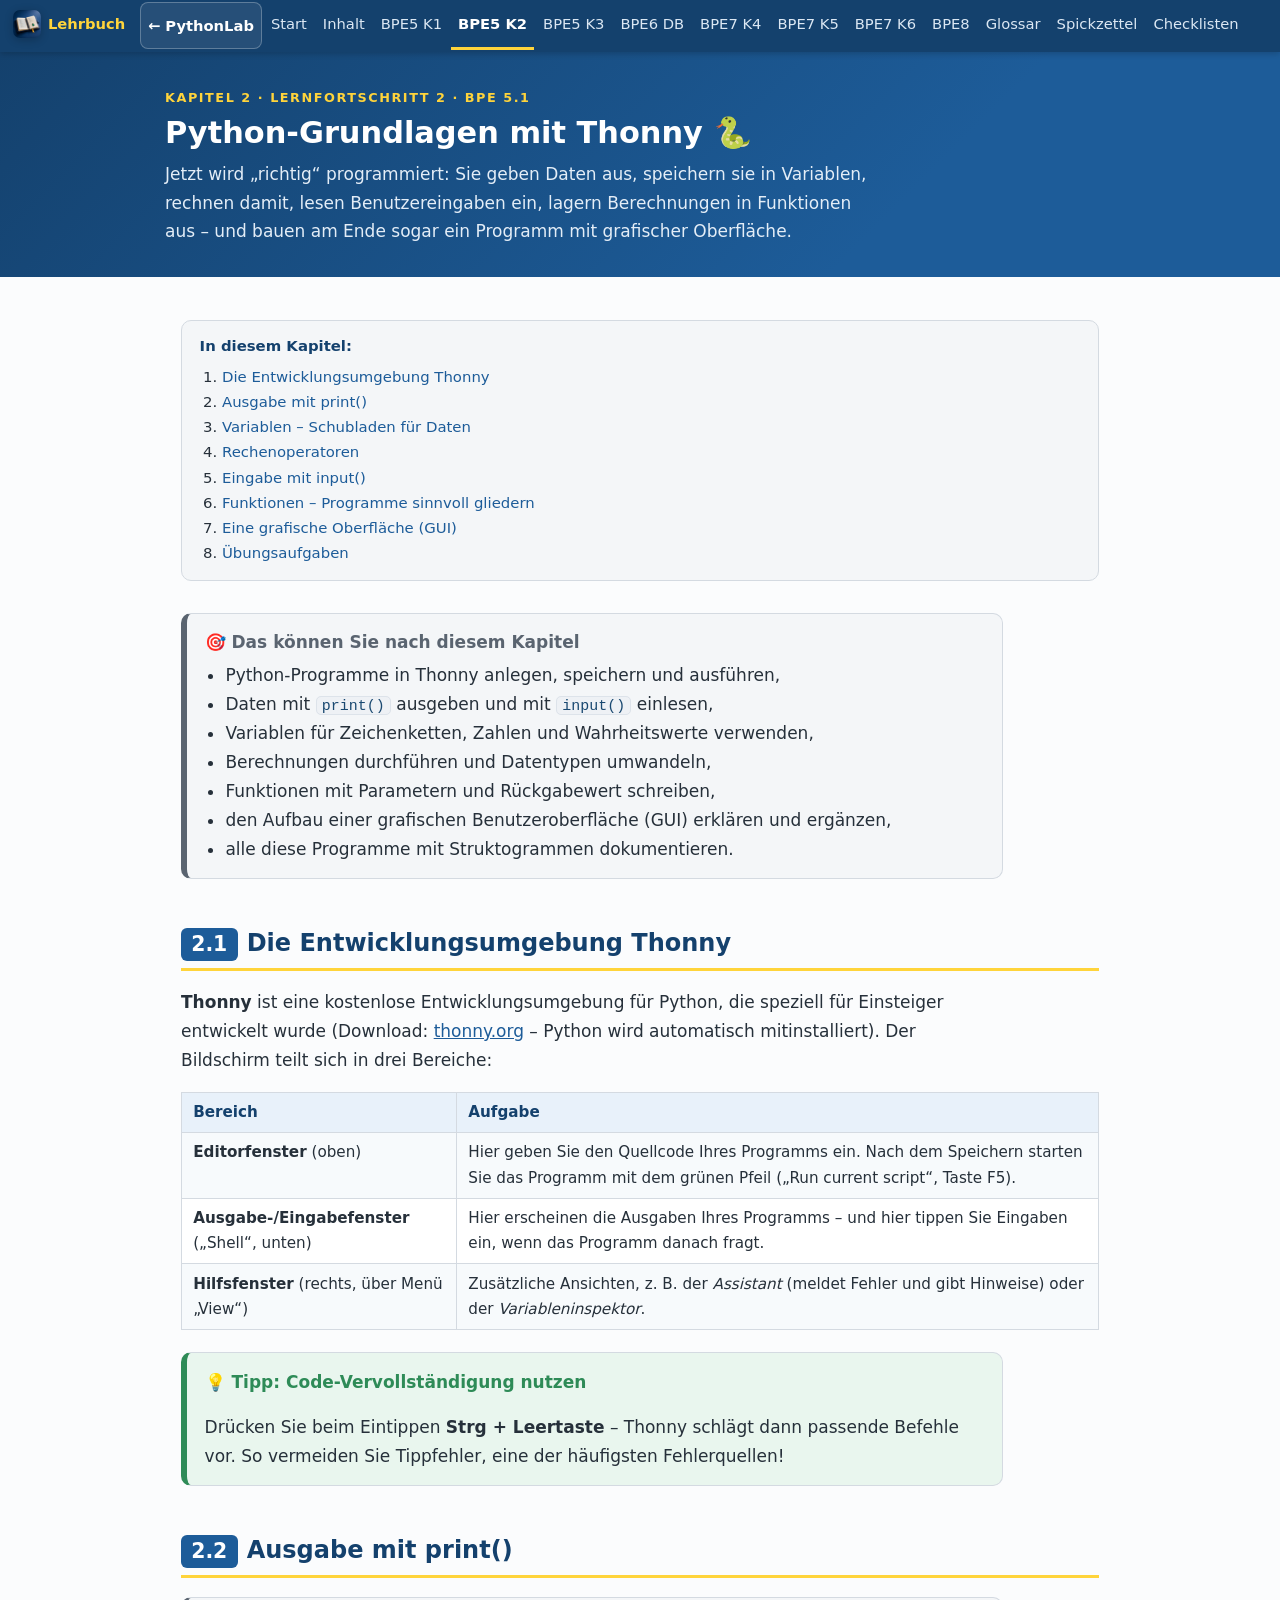
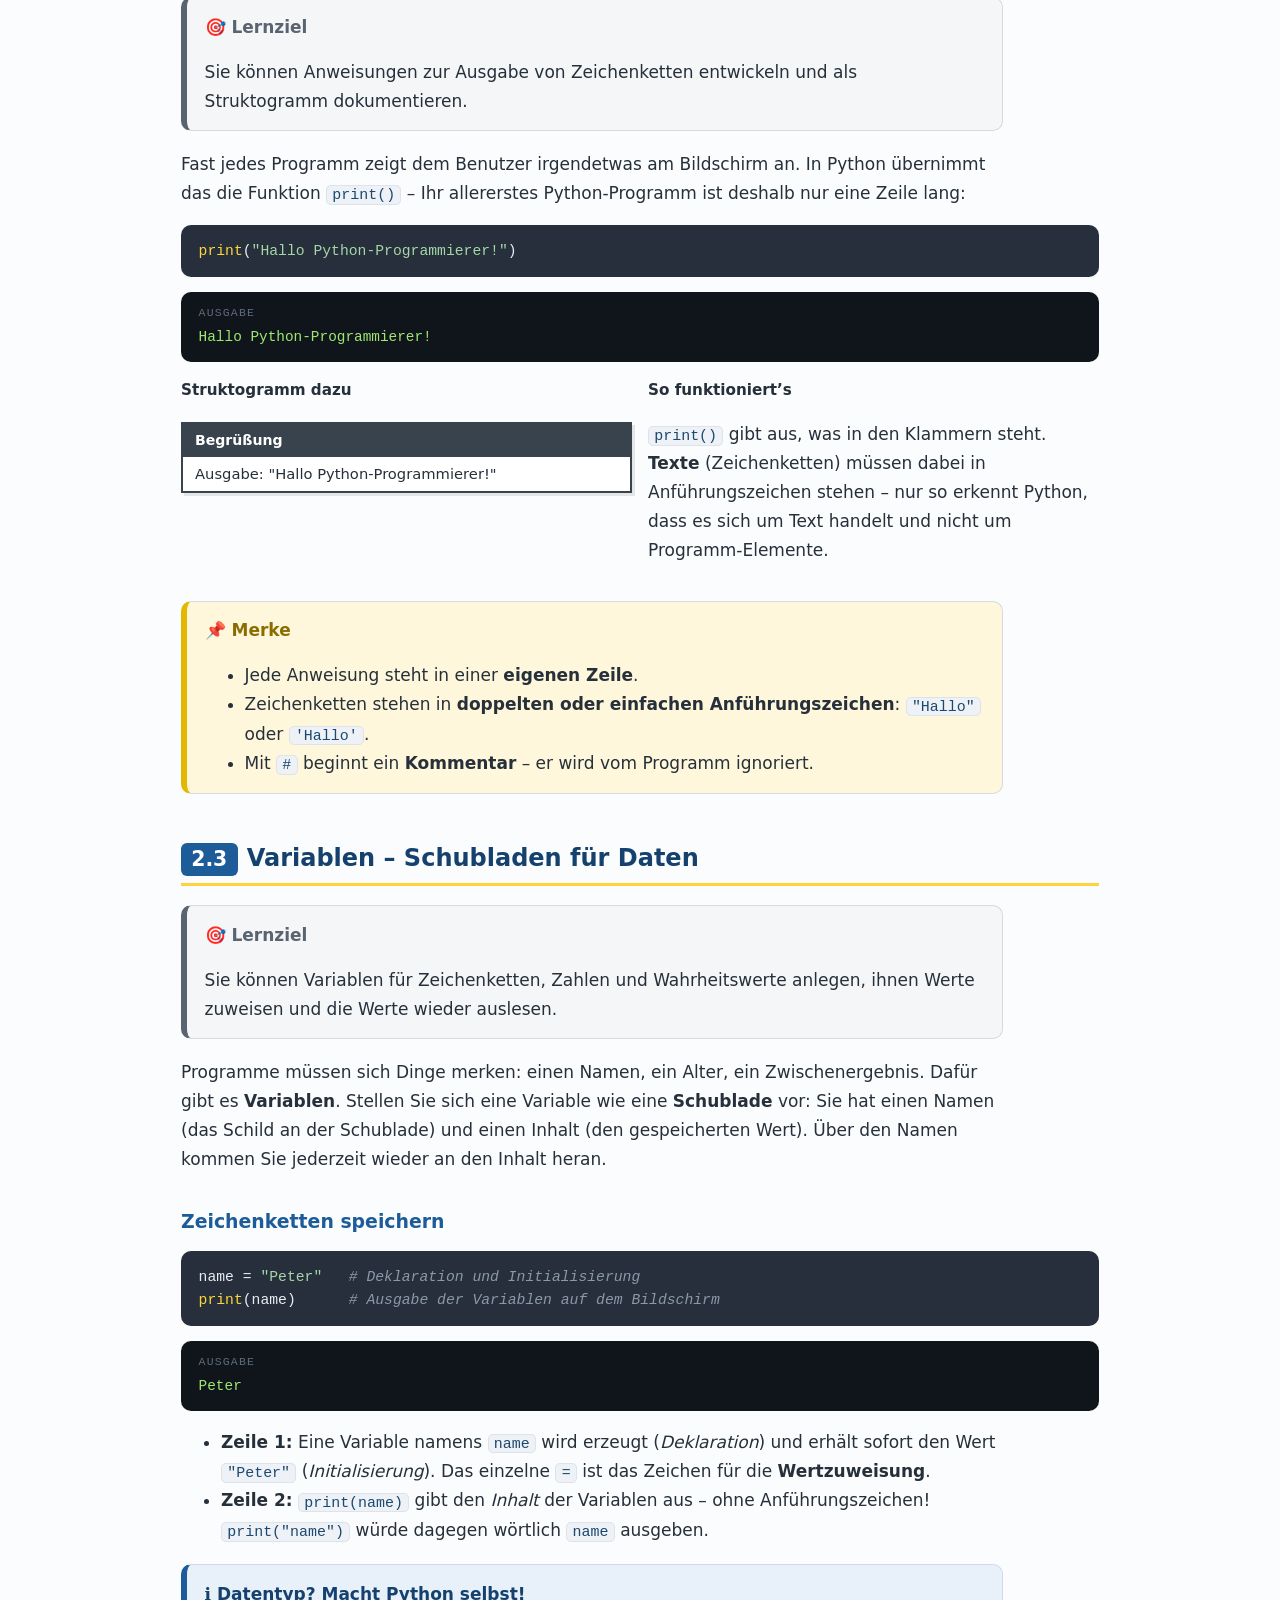
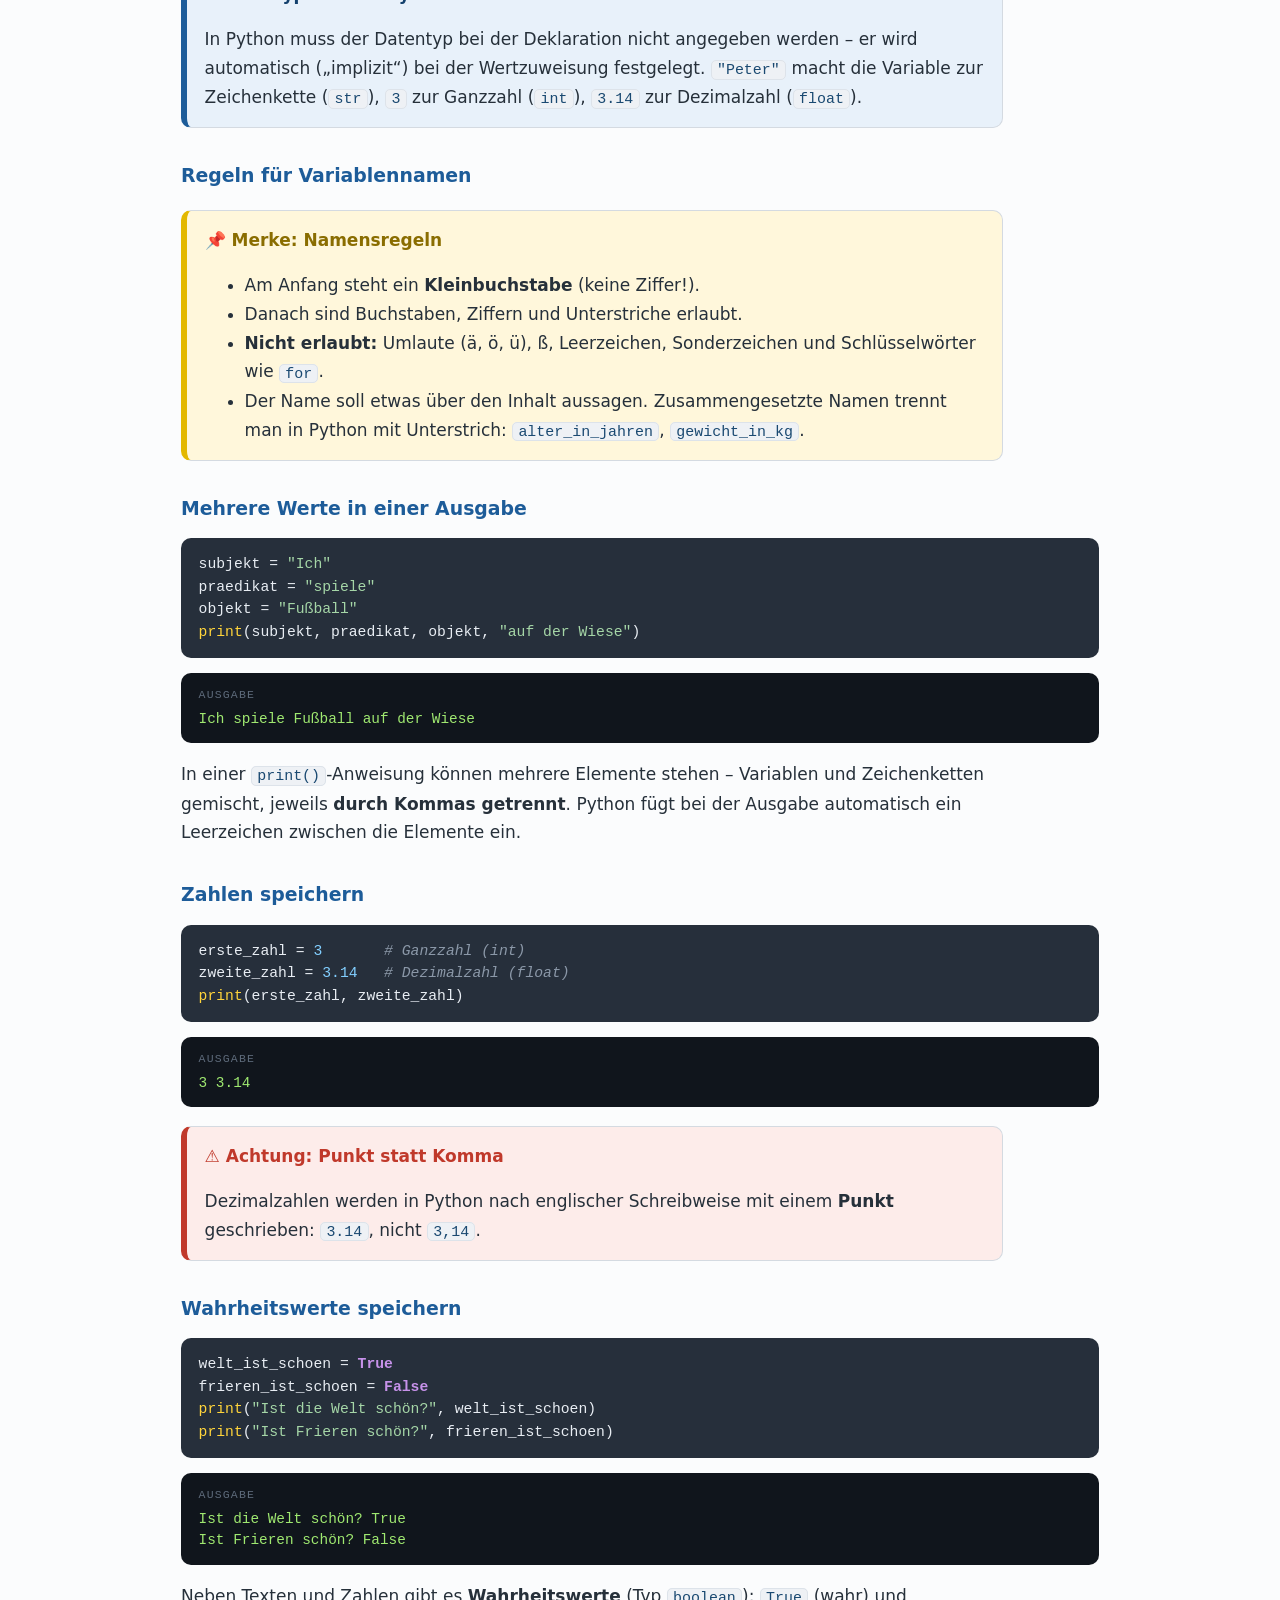
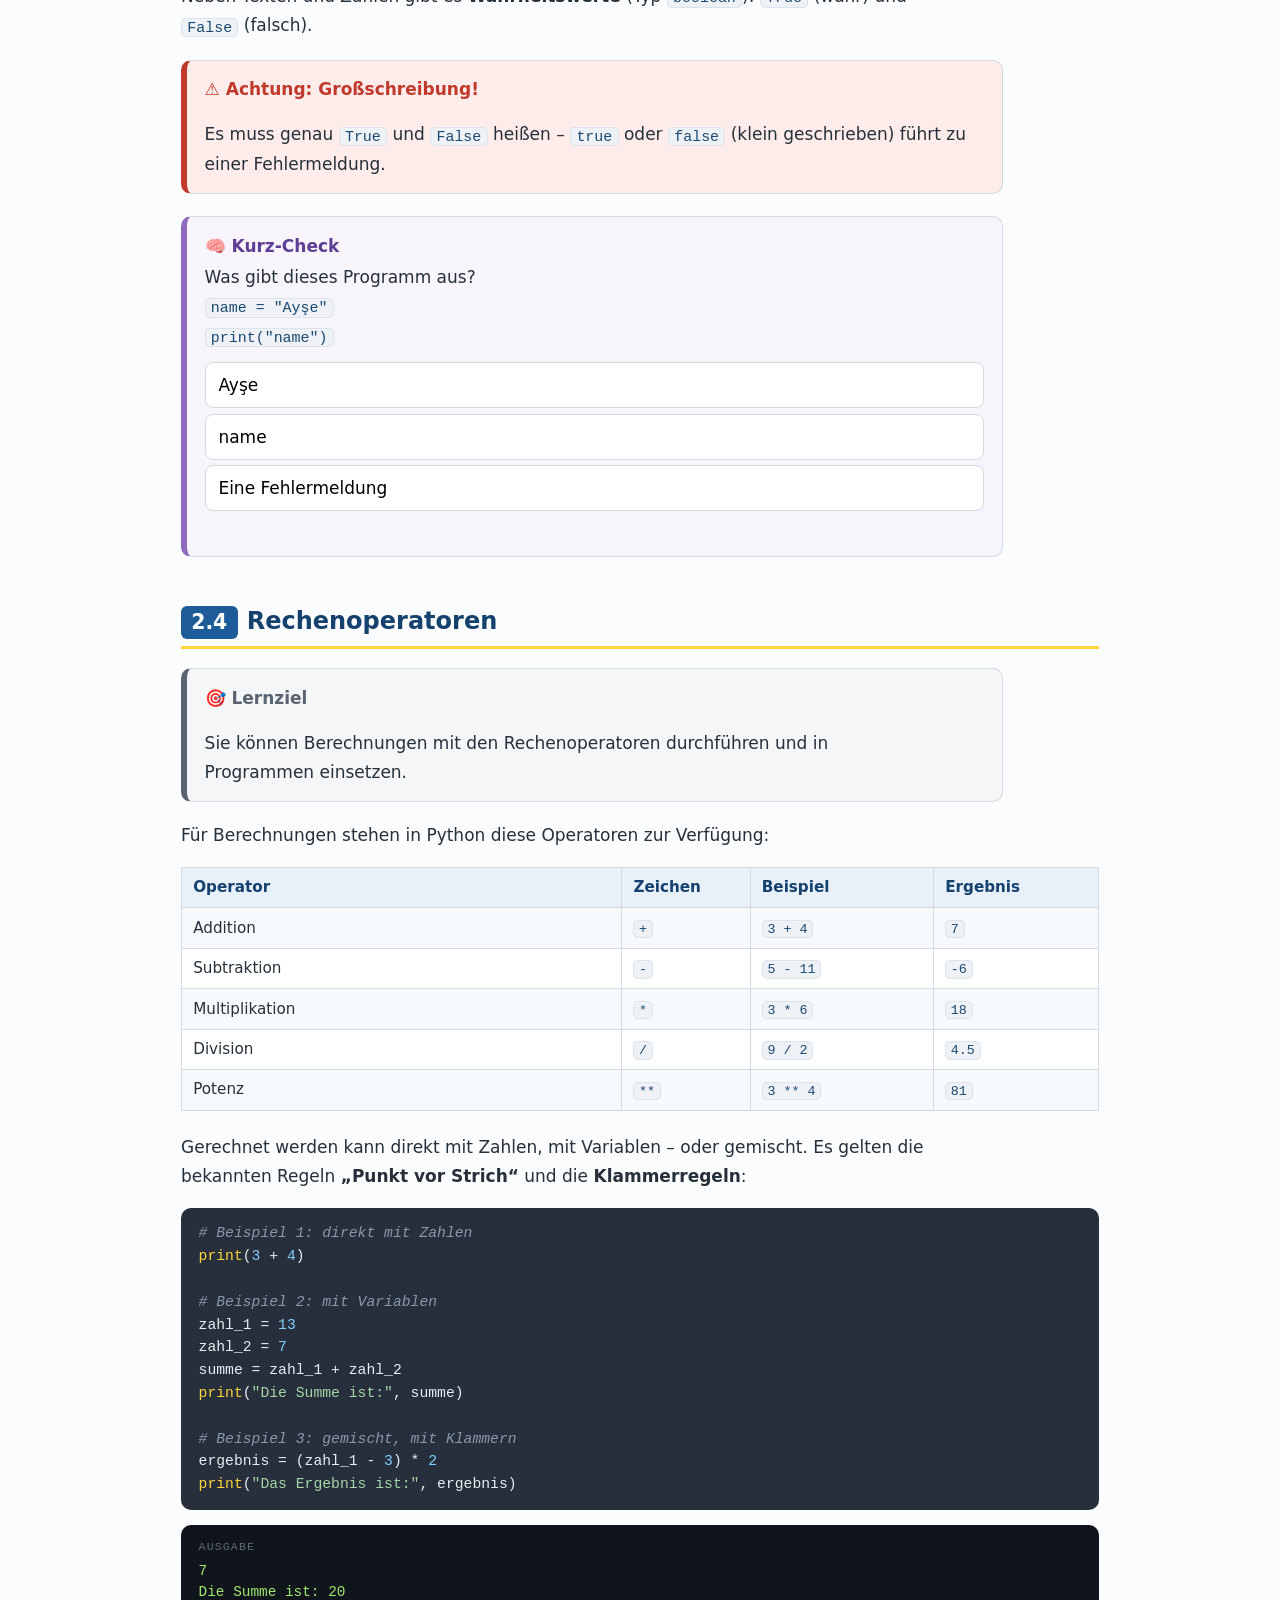
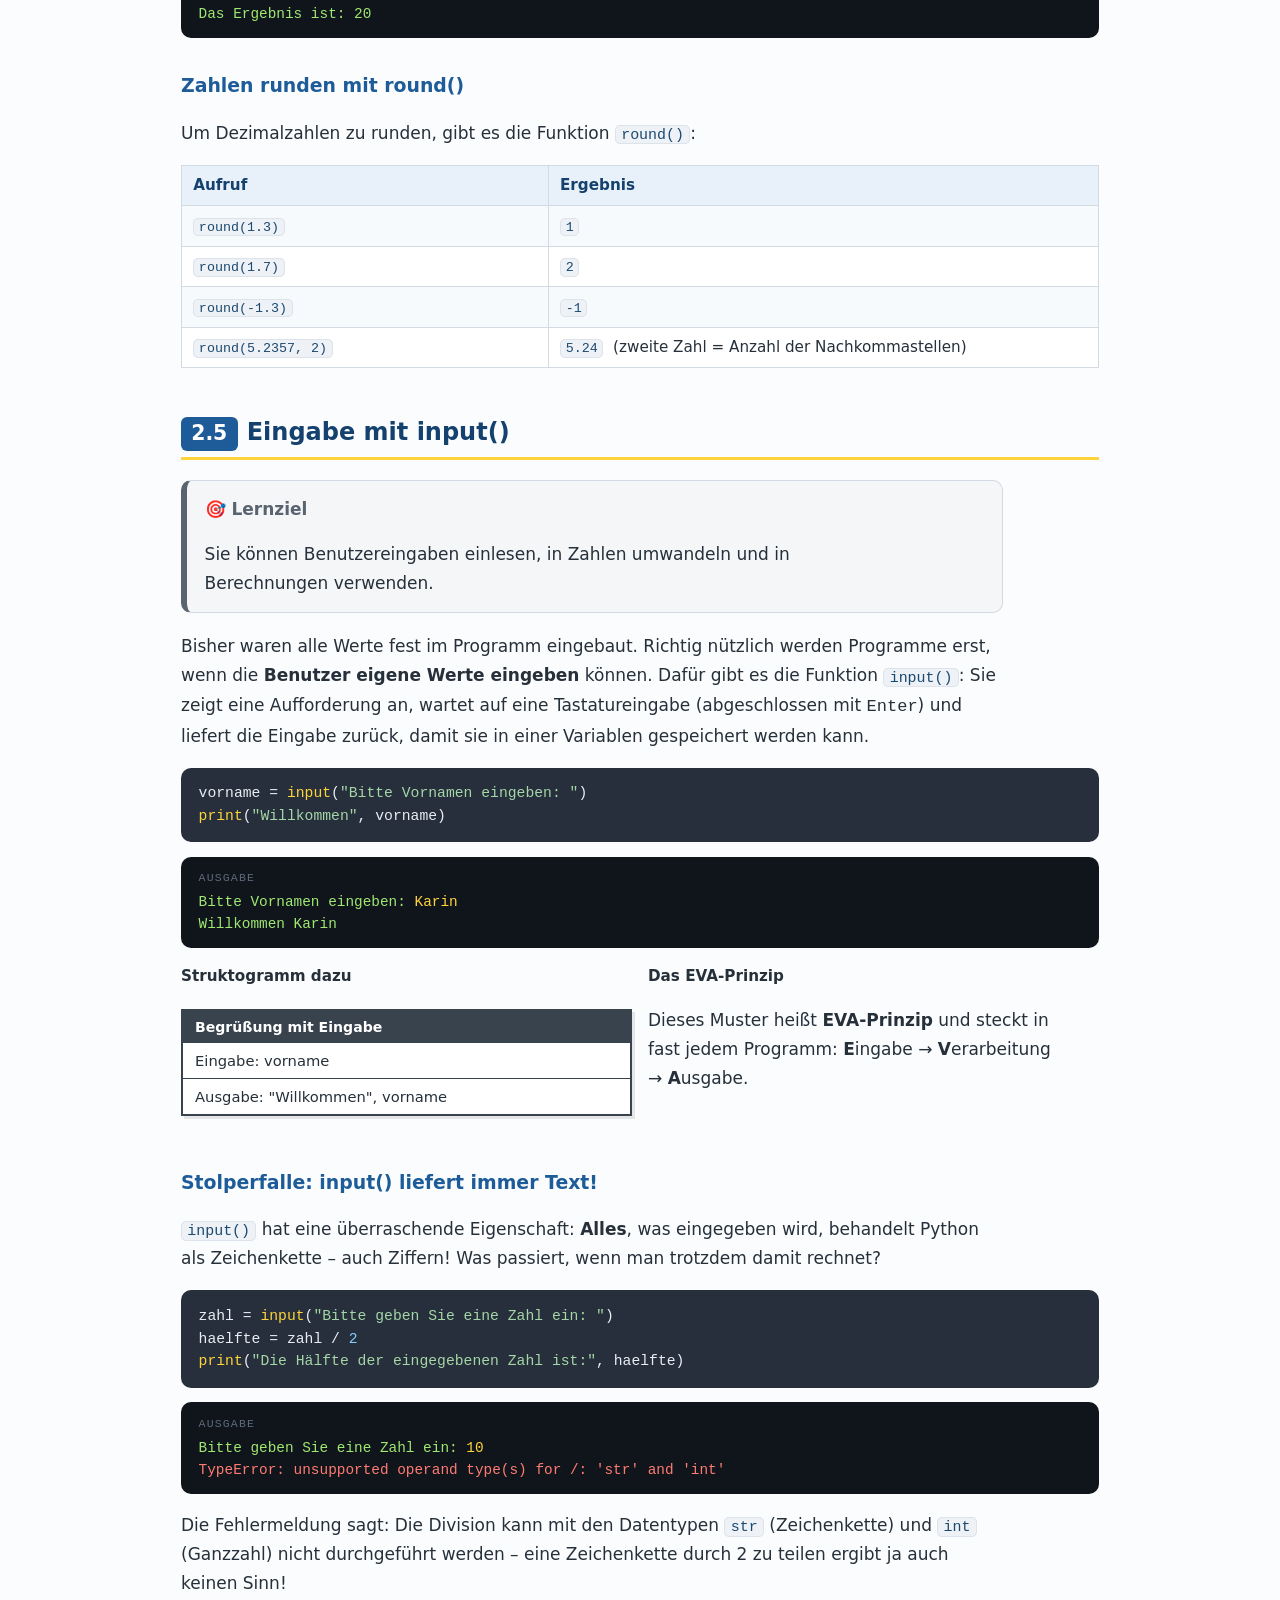
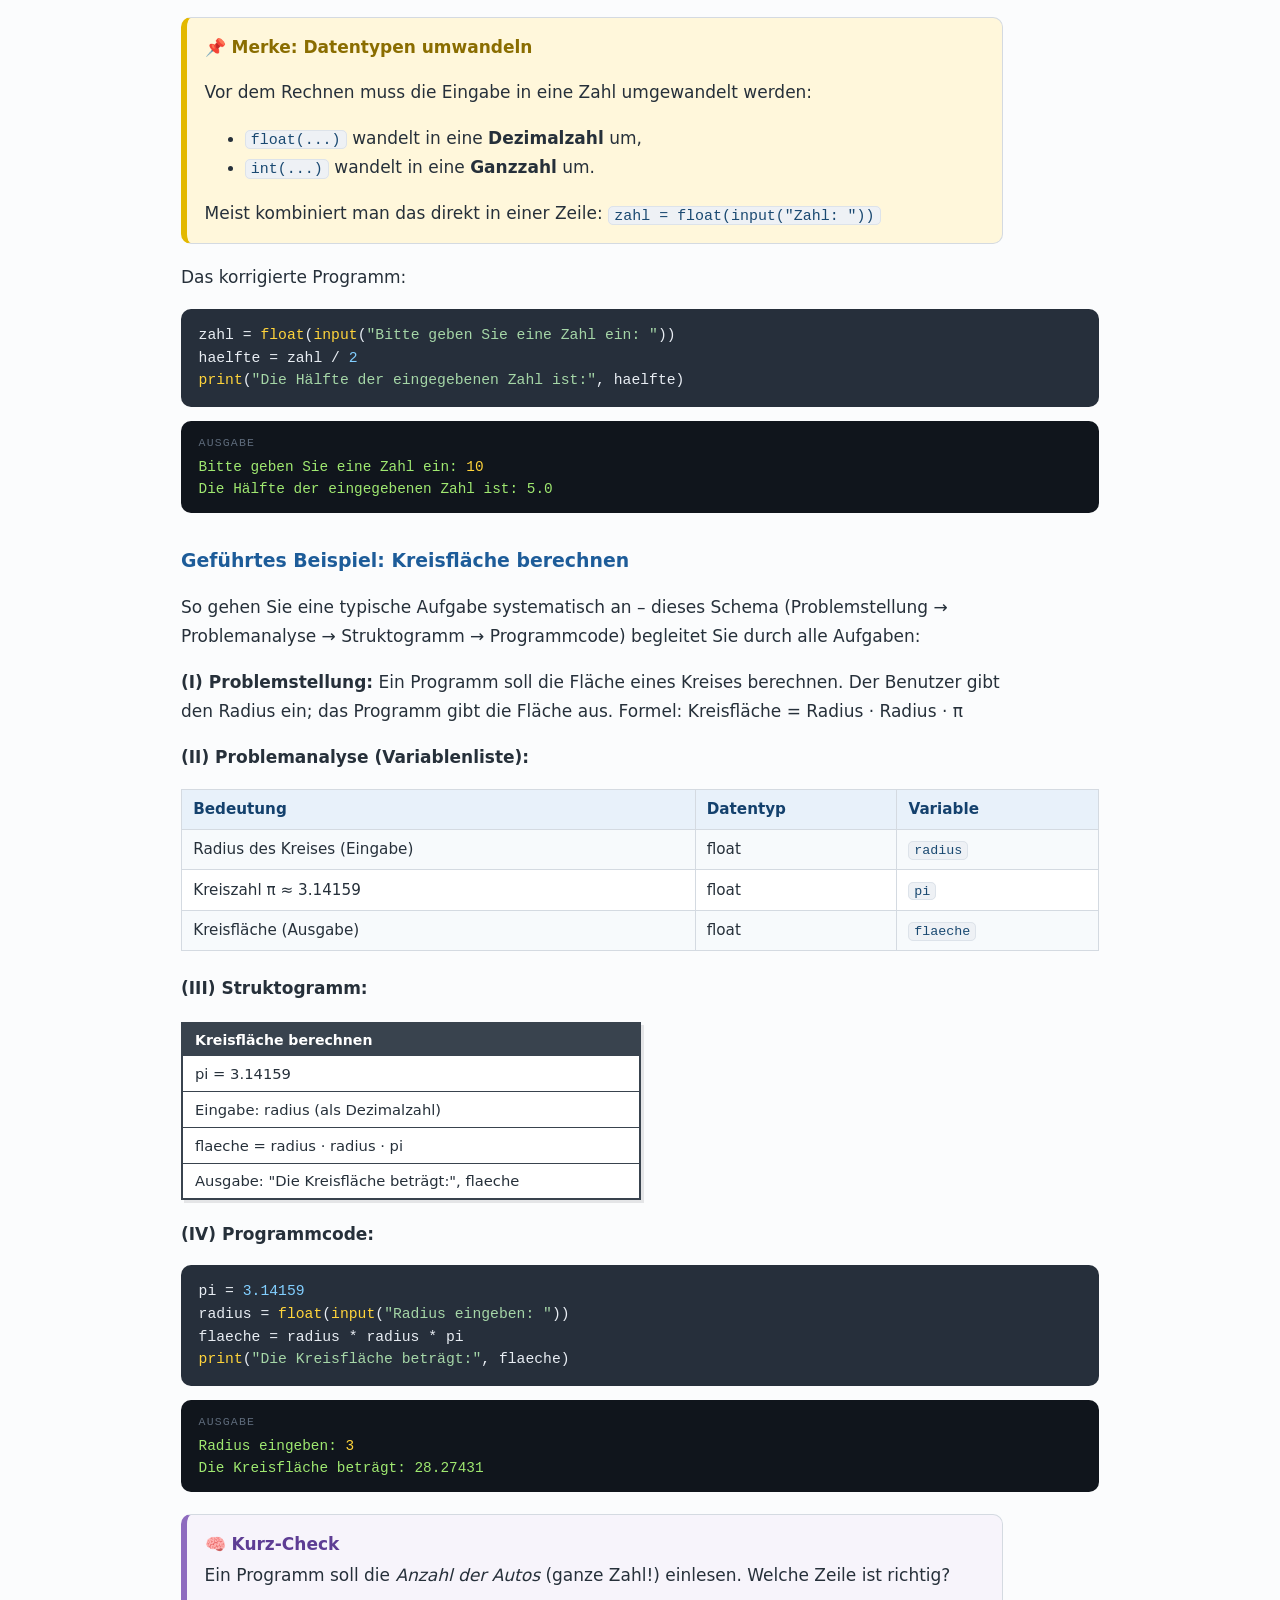
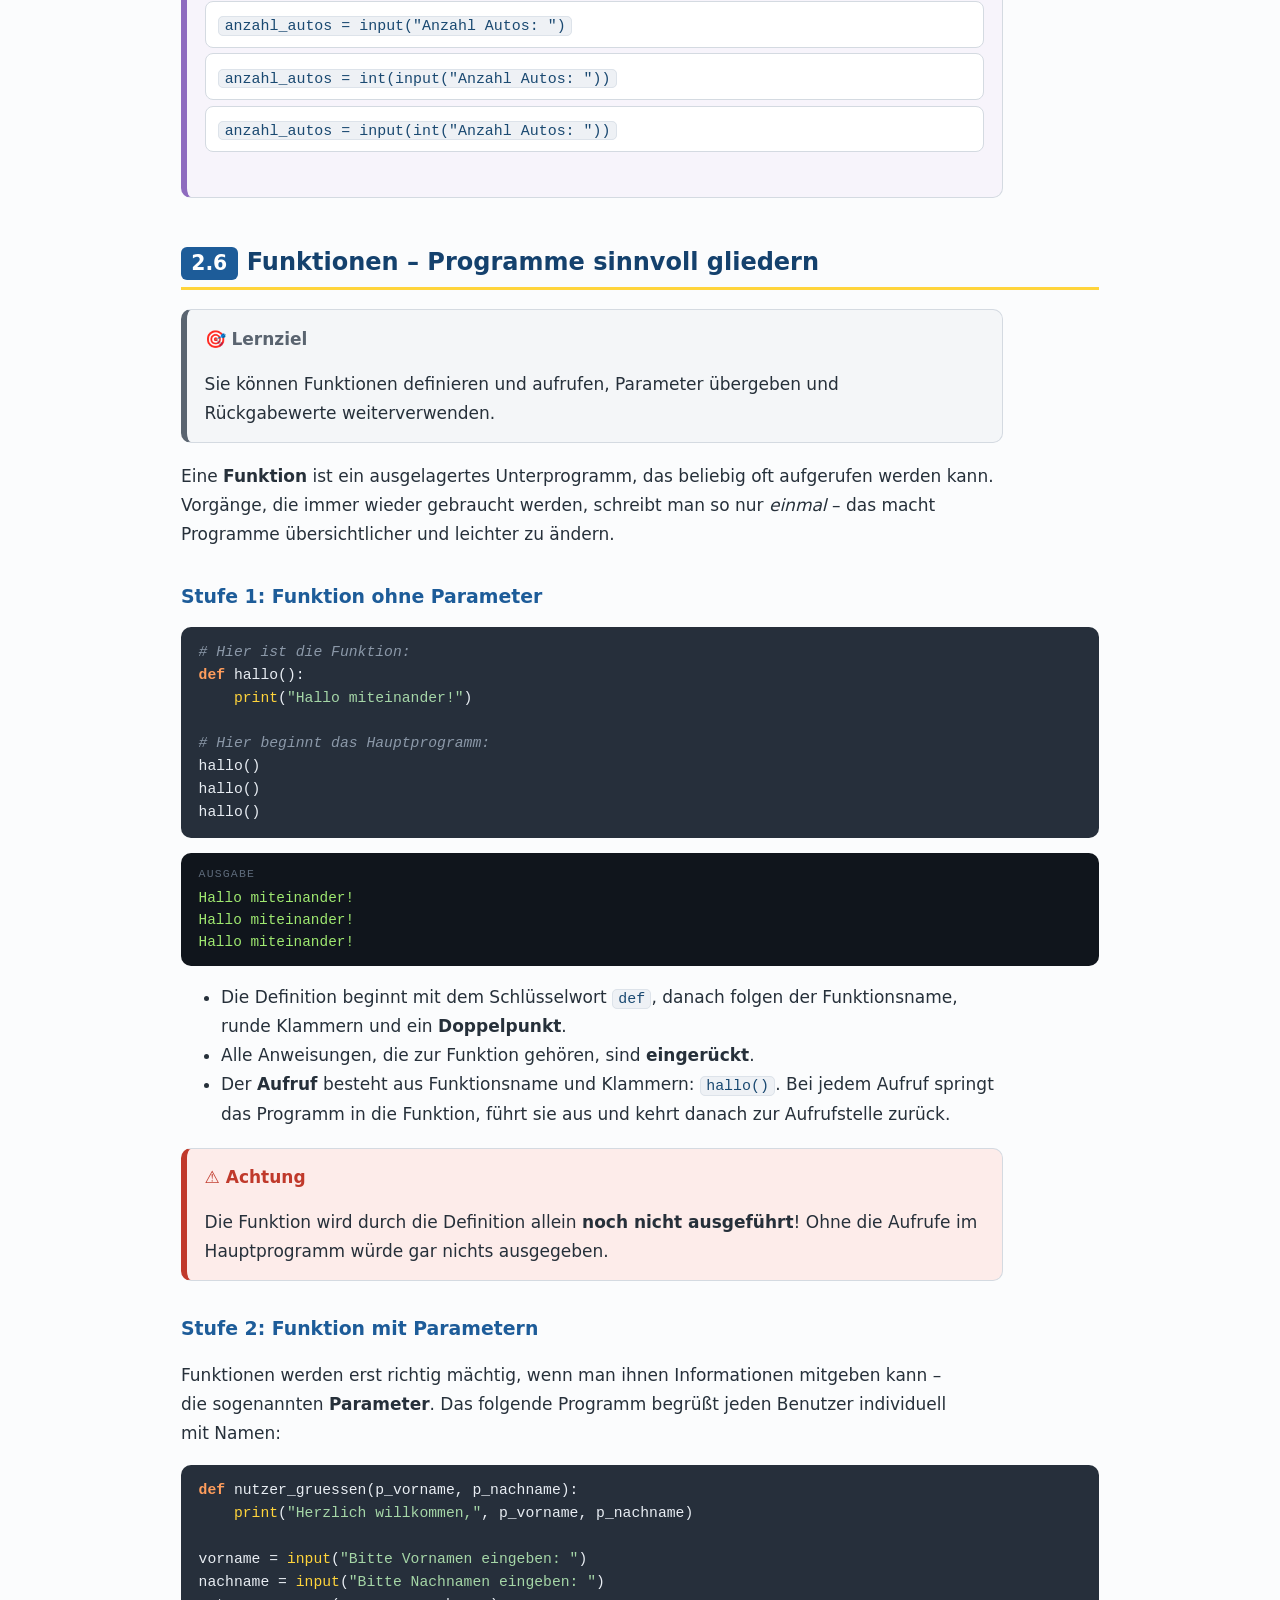
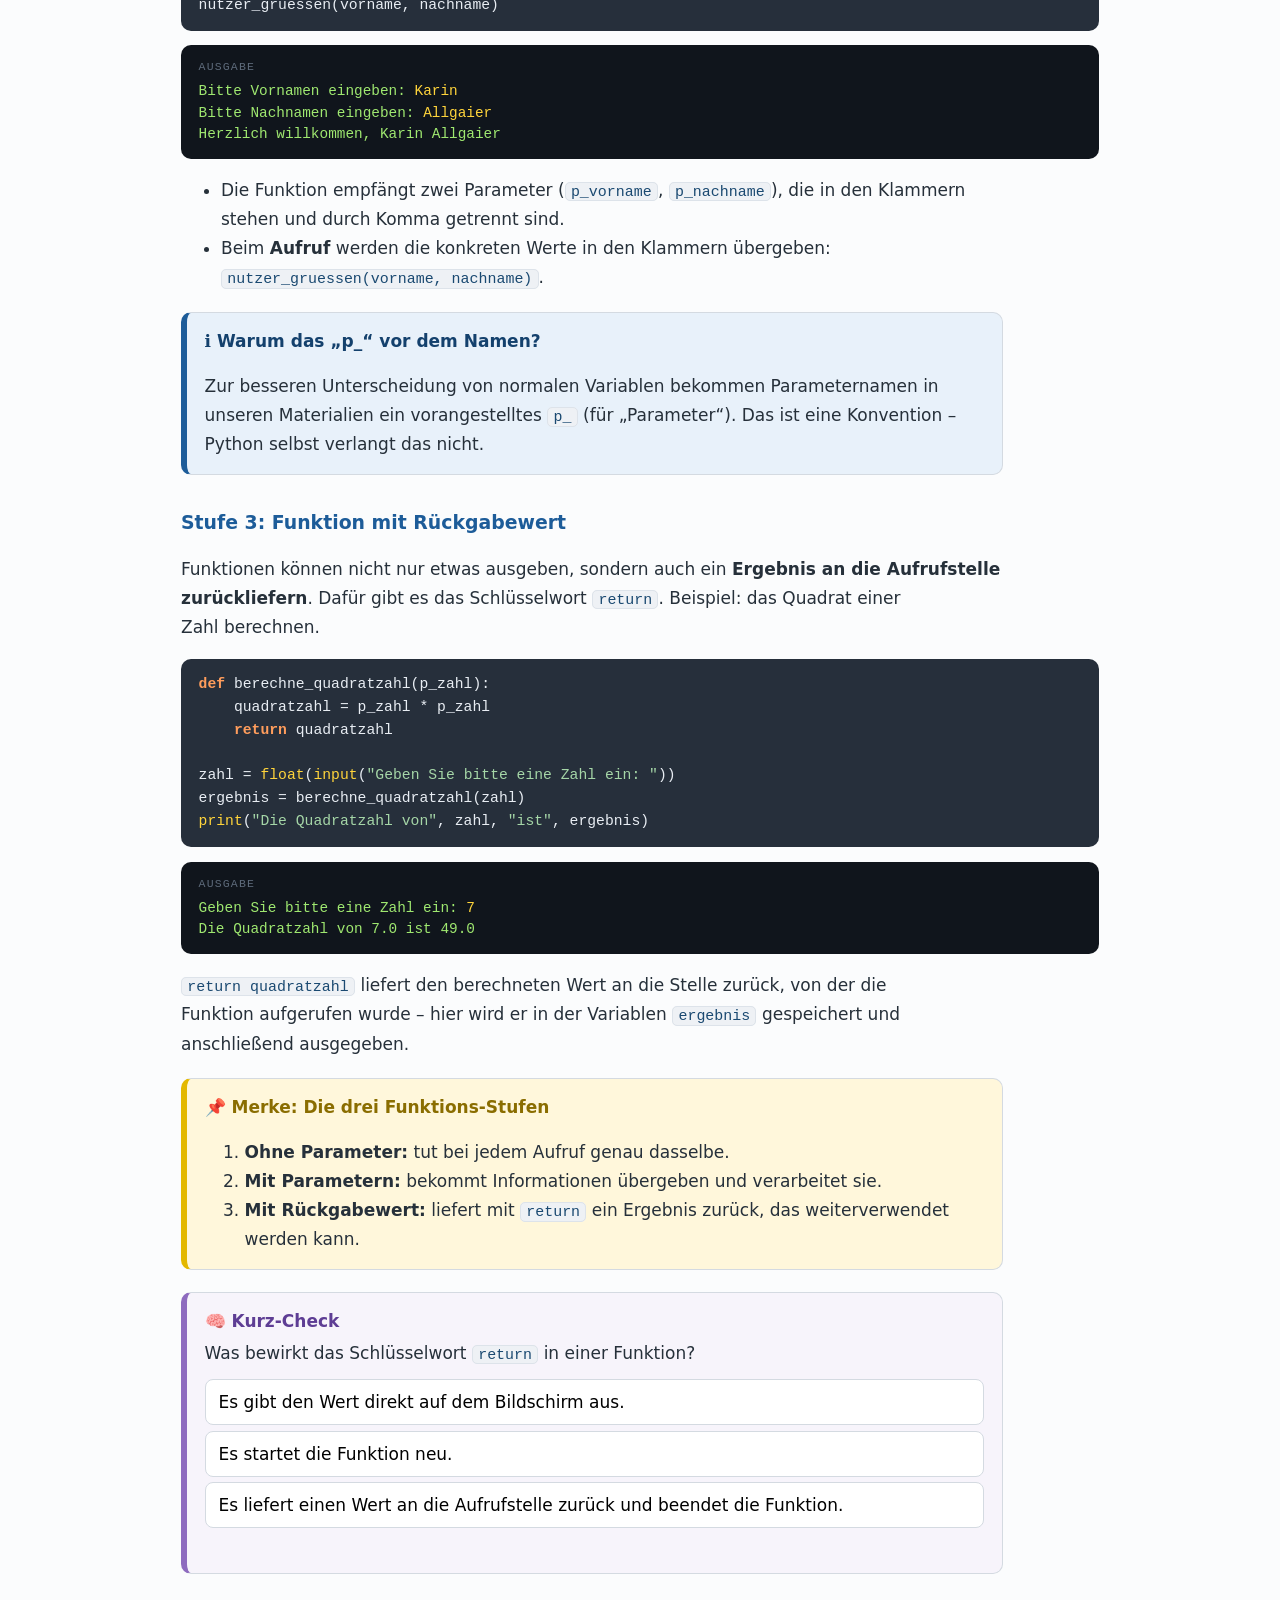
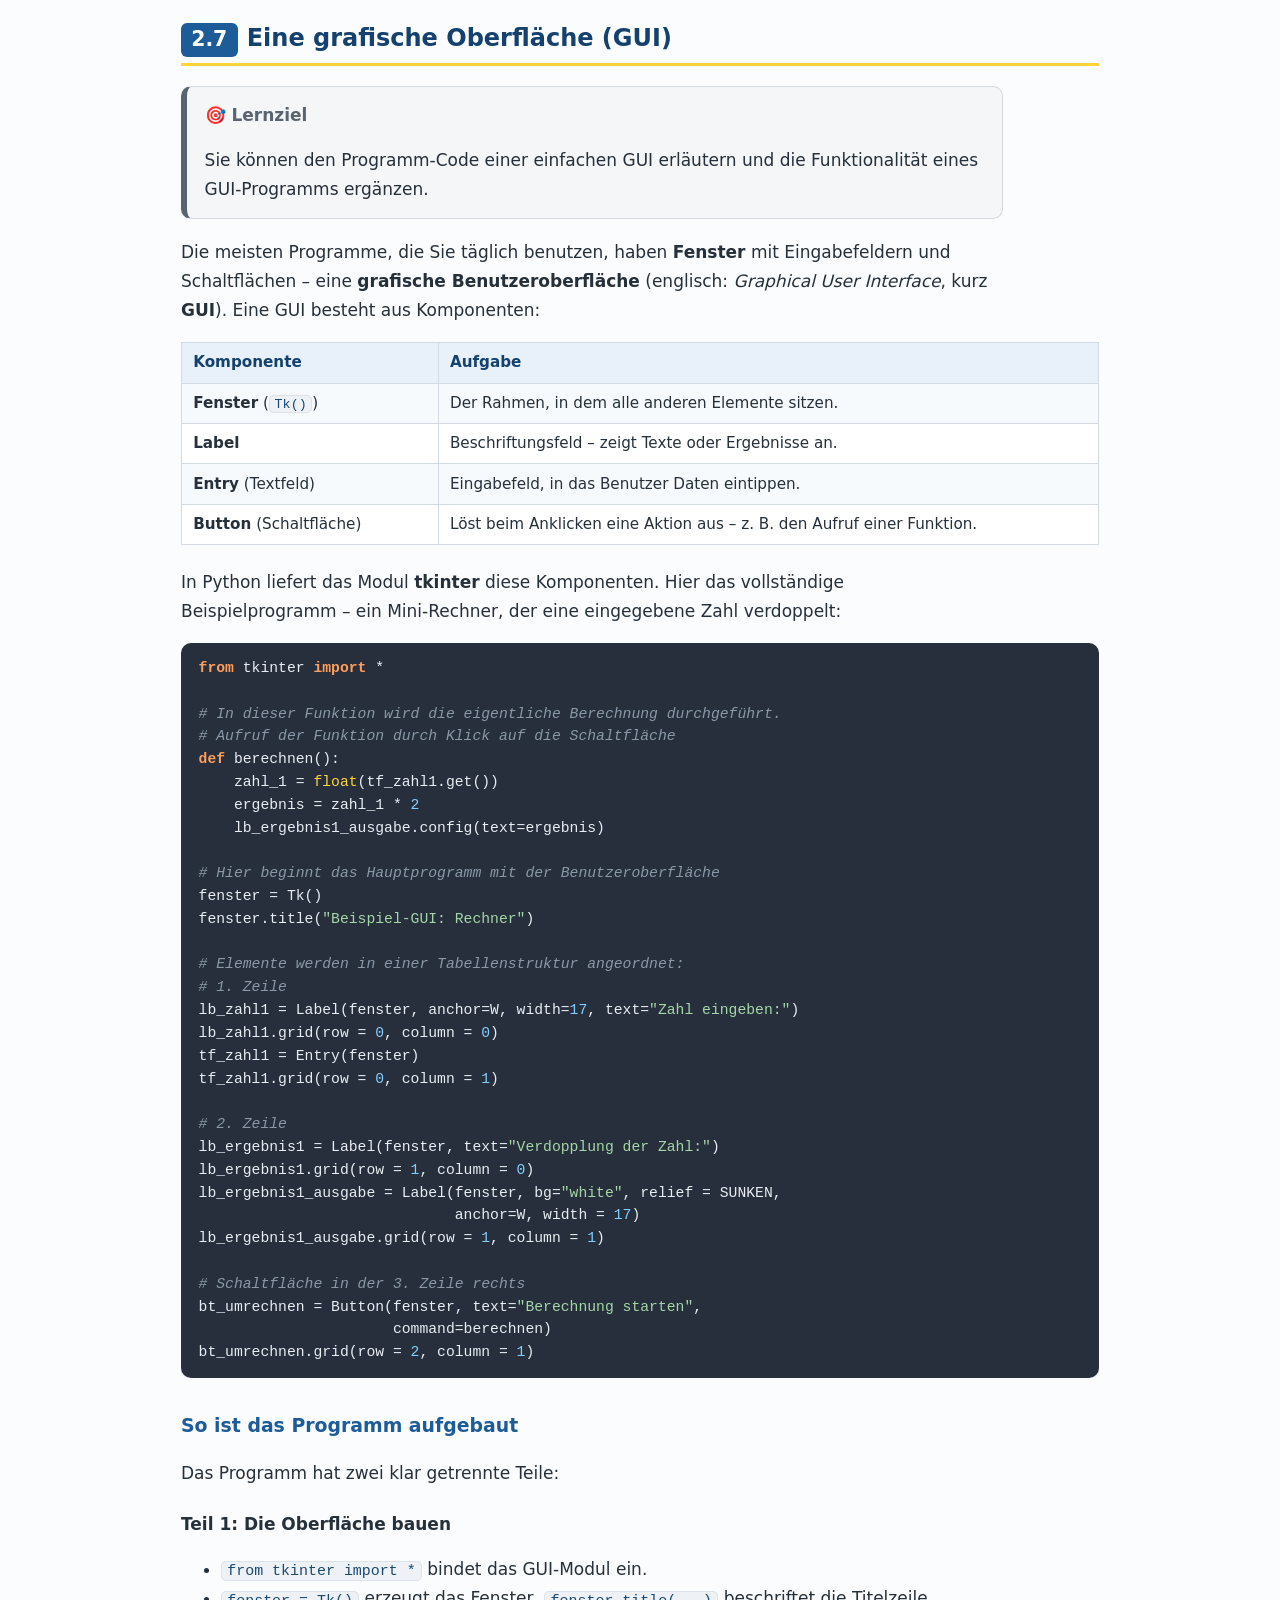
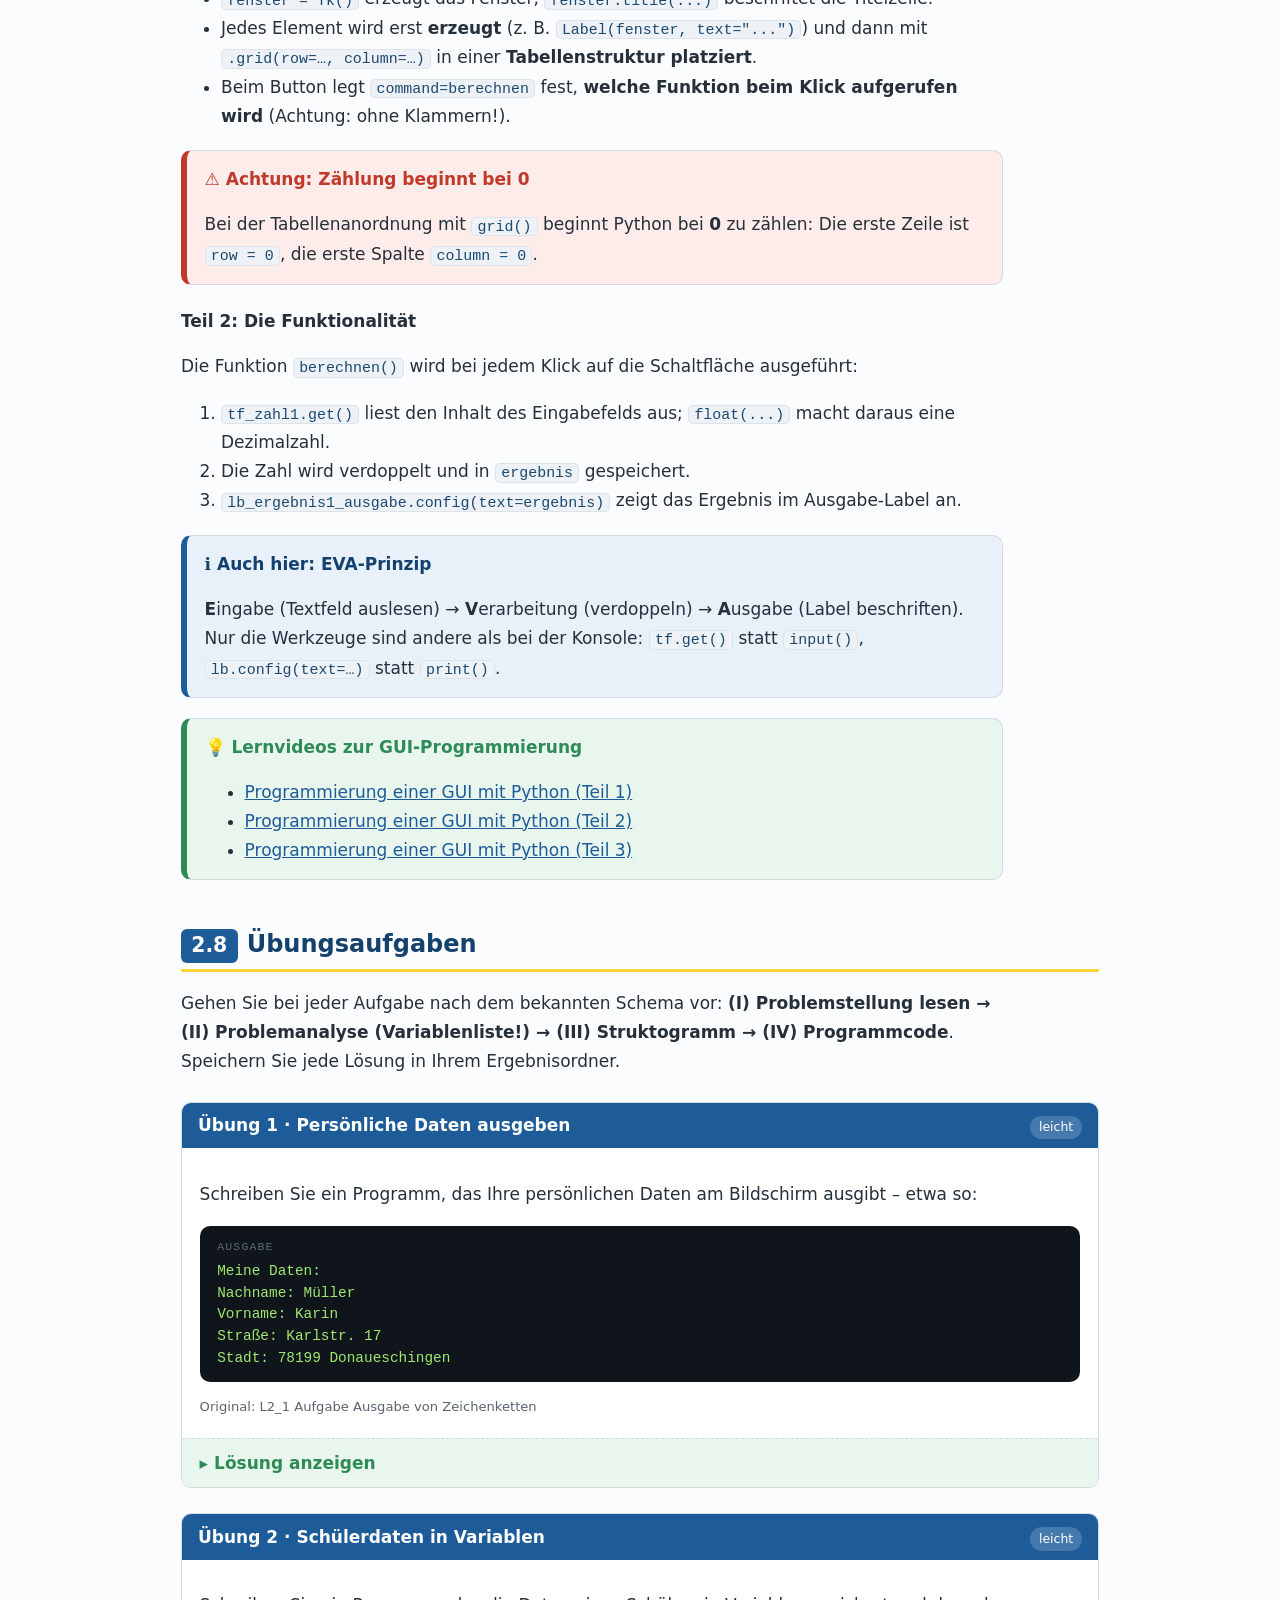
<file: kapitel-2-python-grundlagen.html>
<!DOCTYPE html>
<html lang="de">
<head>
<meta charset="UTF-8">
<meta name="viewport" content="width=device-width, initial-scale=1">
<title>Kapitel 2 · Python-Grundlagen mit Thonny – Lehrbuch</title>
<link rel="icon" type="image/png" href="assets/lehrbuch-favicon.png?v=2.4.1">
<link rel="apple-touch-icon" href="assets/lehrbuch-apple-touch.png?v=2.4.1">
<link rel="stylesheet" href="assets/style.css?v=2.4.1">
</head>
<body>

<nav class="topnav">
  <div class="nav-inner">
    <a class="nav-logo" href="index.html"><img src="assets/lehrbuch-favicon.png" alt="" width="28" height="28"><span>Lehrbuch</span></a>
    <a class="lab-ruecklink" href="../PythonLab/index.html#workbook">← PythonLab</a>
    <a href="index.html">Start</a>
    <a href="inhaltsverzeichnis.html">Inhalt</a>
    <a href="kapitel-1-kara.html">BPE5 K1</a>
    <a href="kapitel-2-python-grundlagen.html" class="aktiv">BPE5 K2</a>
    <a href="kapitel-3-kontrollstrukturen.html">BPE5 K3</a>
    <a href="bpe-6-relationale-datenbanken.html">BPE6 DB</a>
    <a href="kapitel-4-arrays.html">BPE7 K4</a>
    <a href="kapitel-5-sortieren-suchen.html">BPE7 K5</a>
    <a href="kapitel-6-datenstrukturen.html">BPE7 K6</a>
    <a href="bpe-8-gesellschaftliche-aspekte.html">BPE8</a>
    <a href="glossar.html">Glossar</a>
    <a href="referenz.html">Spickzettel</a>
    <a href="checklisten.html">Checklisten</a>
  </div>
</nav>

<header class="seitenkopf">
  <div class="kopf-inner">
    <p class="dachzeile">Kapitel 2 · Lernfortschritt 2 · BPE 5.1</p>
    <h1>Python-Grundlagen mit Thonny 🐍</h1>
    <p class="untertitel">
      Jetzt wird „richtig“ programmiert: Sie geben Daten aus, speichern sie in Variablen,
      rechnen damit, lesen Benutzereingaben ein, lagern Berechnungen in Funktionen aus –
      und bauen am Ende sogar ein Programm mit grafischer Oberfläche.
    </p>
  </div>
</header>

<main>

<div class="kapitel-toc">
  <strong>In diesem Kapitel:</strong>
  <ol>
    <li><a href="#thonny">Die Entwicklungsumgebung Thonny</a></li>
    <li><a href="#print">Ausgabe mit print()</a></li>
    <li><a href="#variablen">Variablen – Schubladen für Daten</a></li>
    <li><a href="#rechnen">Rechenoperatoren</a></li>
    <li><a href="#input">Eingabe mit input()</a></li>
    <li><a href="#funktionen">Funktionen – Programme sinnvoll gliedern</a></li>
    <li><a href="#gui">Eine grafische Oberfläche (GUI)</a></li>
    <li><a href="#uebungen">Übungsaufgaben</a></li>
  </ol>
</div>

<div class="box box-ziel">
  <span class="box-titel">🎯 Das können Sie nach diesem Kapitel</span>
  <ul>
    <li>Python-Programme in Thonny anlegen, speichern und ausführen,</li>
    <li>Daten mit <code>print()</code> ausgeben und mit <code>input()</code> einlesen,</li>
    <li>Variablen für Zeichenketten, Zahlen und Wahrheitswerte verwenden,</li>
    <li>Berechnungen durchführen und Datentypen umwandeln,</li>
    <li>Funktionen mit Parametern und Rückgabewert schreiben,</li>
    <li>den Aufbau einer grafischen Benutzeroberfläche (GUI) erklären und ergänzen,</li>
    <li>alle diese Programme mit Struktogrammen dokumentieren.</li>
  </ul>
</div>

<!-- ============================================================ -->
<h2 id="thonny"><span class="knr">2.1</span>Die Entwicklungsumgebung Thonny</h2>

<p>
  <strong>Thonny</strong> ist eine kostenlose Entwicklungsumgebung für Python, die
  speziell für Einsteiger entwickelt wurde (Download:
  <a href="https://thonny.org/" target="_blank" rel="noopener">thonny.org</a> –
  Python wird automatisch mitinstalliert). Der Bildschirm teilt sich in drei Bereiche:
</p>

<table class="tab">
  <tr><th style="width:30%">Bereich</th><th>Aufgabe</th></tr>
  <tr>
    <td><strong>Editorfenster</strong> (oben)</td>
    <td>Hier geben Sie den Quellcode Ihres Programms ein. Nach dem Speichern starten Sie das Programm mit dem grünen Pfeil („Run current script“, Taste F5).</td>
  </tr>
  <tr>
    <td><strong>Ausgabe-/Eingabefenster</strong> („Shell“, unten)</td>
    <td>Hier erscheinen die Ausgaben Ihres Programms – und hier tippen Sie Eingaben ein, wenn das Programm danach fragt.</td>
  </tr>
  <tr>
    <td><strong>Hilfsfenster</strong> (rechts, über Menü „View“)</td>
    <td>Zusätzliche Ansichten, z.&nbsp;B. der <em>Assistant</em> (meldet Fehler und gibt Hinweise) oder der <em>Variableninspektor</em>.</td>
  </tr>
</table>

<div class="box box-tipp">
  <span class="box-titel">💡 Tipp: Code-Vervollständigung nutzen</span>
  <p>
    Drücken Sie beim Eintippen <strong>Strg + Leertaste</strong> – Thonny schlägt dann
    passende Befehle vor. So vermeiden Sie Tippfehler, eine der häufigsten Fehlerquellen!
  </p>
</div>

<!-- ============================================================ -->
<h2 id="print"><span class="knr">2.2</span>Ausgabe mit print()</h2>

<div class="box box-ziel">
  <span class="box-titel">🎯 Lernziel</span>
  <p>Sie können Anweisungen zur Ausgabe von Zeichenketten entwickeln und als Struktogramm dokumentieren.</p>
</div>

<p>
  Fast jedes Programm zeigt dem Benutzer irgendetwas am Bildschirm an. In Python
  übernimmt das die Funktion <code>print()</code> – Ihr allererstes Python-Programm
  ist deshalb nur eine Zeile lang:
</p>

<pre class="code">print("Hallo Python-Programmierer!")</pre>

<pre class="output">Hallo Python-Programmierer!</pre>

<div class="vergleich">
  <div>
    <h4>Struktogramm dazu</h4>
    <div class="stg">
      <div class="stg-titel">Begrüßung</div>
      <div class="stg-zeile">Ausgabe: "Hallo Python-Programmierer!"</div>
    </div>
  </div>
  <div>
    <h4>So funktioniert’s</h4>
    <p>
      <code>print()</code> gibt aus, was in den Klammern steht. <strong>Texte</strong>
      (Zeichenketten) müssen dabei in Anführungszeichen stehen – nur so erkennt Python,
      dass es sich um Text handelt und nicht um Programm-Elemente.
    </p>
  </div>
</div>

<div class="box box-merke">
  <span class="box-titel">📌 Merke</span>
  <ul>
    <li>Jede Anweisung steht in einer <strong>eigenen Zeile</strong>.</li>
    <li>Zeichenketten stehen in <strong>doppelten oder einfachen Anführungszeichen</strong>: <code>"Hallo"</code> oder <code>'Hallo'</code>.</li>
    <li>Mit <code>#</code> beginnt ein <strong>Kommentar</strong> – er wird vom Programm ignoriert.</li>
  </ul>
</div>

<!-- ============================================================ -->
<h2 id="variablen"><span class="knr">2.3</span>Variablen – Schubladen für Daten</h2>

<div class="box box-ziel">
  <span class="box-titel">🎯 Lernziel</span>
  <p>Sie können Variablen für Zeichenketten, Zahlen und Wahrheitswerte anlegen, ihnen Werte zuweisen und die Werte wieder auslesen.</p>
</div>

<p>
  Programme müssen sich Dinge merken: einen Namen, ein Alter, ein Zwischenergebnis.
  Dafür gibt es <strong>Variablen</strong>. Stellen Sie sich eine Variable wie eine
  <strong>Schublade</strong> vor: Sie hat einen Namen (das Schild an der Schublade)
  und einen Inhalt (den gespeicherten Wert). Über den Namen kommen Sie jederzeit
  wieder an den Inhalt heran.
</p>

<h3>Zeichenketten speichern</h3>

<pre class="code">name = "Peter"   # Deklaration und Initialisierung
print(name)      # Ausgabe der Variablen auf dem Bildschirm</pre>

<pre class="output">Peter</pre>

<ul>
  <li><strong>Zeile 1:</strong> Eine Variable namens <code>name</code> wird erzeugt (<em>Deklaration</em>) und erhält sofort den Wert <code>"Peter"</code> (<em>Initialisierung</em>). Das einzelne <code>=</code> ist das Zeichen für die <strong>Wertzuweisung</strong>.</li>
  <li><strong>Zeile 2:</strong> <code>print(name)</code> gibt den <em>Inhalt</em> der Variablen aus – ohne Anführungszeichen! <code>print("name")</code> würde dagegen wörtlich <code>name</code> ausgeben.</li>
</ul>

<div class="box box-info">
  <span class="box-titel">ℹ️ Datentyp? Macht Python selbst!</span>
  <p>
    In Python muss der Datentyp bei der Deklaration nicht angegeben werden – er wird
    automatisch („implizit“) bei der Wertzuweisung festgelegt. <code>"Peter"</code>
    macht die Variable zur Zeichenkette (<code>str</code>), <code>3</code> zur Ganzzahl
    (<code>int</code>), <code>3.14</code> zur Dezimalzahl (<code>float</code>).
  </p>
</div>

<h3>Regeln für Variablennamen</h3>

<div class="box box-merke">
  <span class="box-titel">📌 Merke: Namensregeln</span>
  <ul>
    <li>Am Anfang steht ein <strong>Kleinbuchstabe</strong> (keine Ziffer!).</li>
    <li>Danach sind Buchstaben, Ziffern und Unterstriche erlaubt.</li>
    <li><strong>Nicht erlaubt:</strong> Umlaute (ä, ö, ü), ß, Leerzeichen, Sonderzeichen und Schlüsselwörter wie <code>for</code>.</li>
    <li>Der Name soll etwas über den Inhalt aussagen. Zusammengesetzte Namen trennt man in Python mit Unterstrich: <code>alter_in_jahren</code>, <code>gewicht_in_kg</code>.</li>
  </ul>
</div>

<h3>Mehrere Werte in einer Ausgabe</h3>

<pre class="code">subjekt = "Ich"
praedikat = "spiele"
objekt = "Fußball"
print(subjekt, praedikat, objekt, "auf der Wiese")</pre>

<pre class="output">Ich spiele Fußball auf der Wiese</pre>

<p>
  In einer <code>print()</code>-Anweisung können mehrere Elemente stehen – Variablen
  und Zeichenketten gemischt, jeweils <strong>durch Kommas getrennt</strong>. Python
  fügt bei der Ausgabe automatisch ein Leerzeichen zwischen die Elemente ein.
</p>

<h3>Zahlen speichern</h3>

<pre class="code">erste_zahl = 3       # Ganzzahl (int)
zweite_zahl = 3.14   # Dezimalzahl (float)
print(erste_zahl, zweite_zahl)</pre>

<pre class="output">3 3.14</pre>

<div class="box box-achtung">
  <span class="box-titel">⚠️ Achtung: Punkt statt Komma</span>
  <p>
    Dezimalzahlen werden in Python nach englischer Schreibweise mit einem
    <strong>Punkt</strong> geschrieben: <code>3.14</code>, nicht <code>3,14</code>.
  </p>
</div>

<h3>Wahrheitswerte speichern</h3>

<pre class="code">welt_ist_schoen = True
frieren_ist_schoen = False
print("Ist die Welt schön?", welt_ist_schoen)
print("Ist Frieren schön?", frieren_ist_schoen)</pre>

<pre class="output">Ist die Welt schön? True
Ist Frieren schön? False</pre>

<p>
  Neben Texten und Zahlen gibt es <strong>Wahrheitswerte</strong> (Typ
  <code>boolean</code>): <code>True</code> (wahr) und <code>False</code> (falsch).
</p>

<div class="box box-achtung">
  <span class="box-titel">⚠️ Achtung: Großschreibung!</span>
  <p>
    Es muss genau <code>True</code> und <code>False</code> heißen –
    <code>true</code> oder <code>false</code> (klein geschrieben) führt zu einer Fehlermeldung.
  </p>
</div>

<div class="quiz" data-erklaerung="print(name) ohne Anführungszeichen gibt den Inhalt der Variablen aus.">
  <span class="quiz-titel">🧠 Kurz-Check</span>
  <p class="quiz-frage">Was gibt dieses Programm aus?<br><code>name = "Ayşe"</code><br><code>print("name")</code></p>
  <button class="antwort">Ayşe</button>
  <button class="antwort" data-richtig>name</button>
  <button class="antwort">Eine Fehlermeldung</button>
  <p class="quiz-feedback"></p>
</div>

<!-- ============================================================ -->
<h2 id="rechnen"><span class="knr">2.4</span>Rechenoperatoren</h2>

<div class="box box-ziel">
  <span class="box-titel">🎯 Lernziel</span>
  <p>Sie können Berechnungen mit den Rechenoperatoren durchführen und in Programmen einsetzen.</p>
</div>

<p>Für Berechnungen stehen in Python diese Operatoren zur Verfügung:</p>

<table class="tab">
  <tr><th>Operator</th><th style="width:14%">Zeichen</th><th style="width:20%">Beispiel</th><th style="width:18%">Ergebnis</th></tr>
  <tr><td>Addition</td><td><code>+</code></td><td><code>3 + 4</code></td><td><code>7</code></td></tr>
  <tr><td>Subtraktion</td><td><code>-</code></td><td><code>5 - 11</code></td><td><code>-6</code></td></tr>
  <tr><td>Multiplikation</td><td><code>*</code></td><td><code>3 * 6</code></td><td><code>18</code></td></tr>
  <tr><td>Division</td><td><code>/</code></td><td><code>9 / 2</code></td><td><code>4.5</code></td></tr>
  <tr><td>Potenz</td><td><code>**</code></td><td><code>3 ** 4</code></td><td><code>81</code></td></tr>
</table>

<p>
  Gerechnet werden kann direkt mit Zahlen, mit Variablen – oder gemischt.
  Es gelten die bekannten Regeln <strong>„Punkt vor Strich“</strong> und die
  <strong>Klammerregeln</strong>:
</p>

<pre class="code"># Beispiel 1: direkt mit Zahlen
print(3 + 4)

# Beispiel 2: mit Variablen
zahl_1 = 13
zahl_2 = 7
summe = zahl_1 + zahl_2
print("Die Summe ist:", summe)

# Beispiel 3: gemischt, mit Klammern
ergebnis = (zahl_1 - 3) * 2
print("Das Ergebnis ist:", ergebnis)</pre>

<pre class="output">7
Die Summe ist: 20
Das Ergebnis ist: 20</pre>

<h3>Zahlen runden mit round()</h3>

<p>Um Dezimalzahlen zu runden, gibt es die Funktion <code>round()</code>:</p>

<table class="tab">
  <tr><th style="width:40%">Aufruf</th><th>Ergebnis</th></tr>
  <tr><td><code>round(1.3)</code></td><td><code>1</code></td></tr>
  <tr><td><code>round(1.7)</code></td><td><code>2</code></td></tr>
  <tr><td><code>round(-1.3)</code></td><td><code>-1</code></td></tr>
  <tr><td><code>round(5.2357, 2)</code></td><td><code>5.24</code> &nbsp;(zweite Zahl = Anzahl der Nachkommastellen)</td></tr>
</table>

<!-- ============================================================ -->
<h2 id="input"><span class="knr">2.5</span>Eingabe mit input()</h2>

<div class="box box-ziel">
  <span class="box-titel">🎯 Lernziel</span>
  <p>Sie können Benutzereingaben einlesen, in Zahlen umwandeln und in Berechnungen verwenden.</p>
</div>

<p>
  Bisher waren alle Werte fest im Programm eingebaut. Richtig nützlich werden Programme
  erst, wenn die <strong>Benutzer eigene Werte eingeben</strong> können. Dafür gibt es
  die Funktion <code>input()</code>: Sie zeigt eine Aufforderung an, wartet auf eine
  Tastatureingabe (abgeschlossen mit <kbd>Enter</kbd>) und liefert die Eingabe zurück,
  damit sie in einer Variablen gespeichert werden kann.
</p>

<pre class="code">vorname = input("Bitte Vornamen eingeben: ")
print("Willkommen", vorname)</pre>

<pre class="output">Bitte Vornamen eingeben: <span class="eingabe">Karin</span>
Willkommen Karin</pre>

<div class="vergleich">
  <div>
    <h4>Struktogramm dazu</h4>
    <div class="stg">
      <div class="stg-titel">Begrüßung mit Eingabe</div>
      <div class="stg-zeile">Eingabe: vorname</div>
      <div class="stg-zeile">Ausgabe: "Willkommen", vorname</div>
    </div>
  </div>
  <div>
    <h4>Das EVA-Prinzip</h4>
    <p>
      Dieses Muster heißt <strong>EVA-Prinzip</strong> und steckt in fast jedem Programm:
      <strong>E</strong>ingabe → <strong>V</strong>erarbeitung → <strong>A</strong>usgabe.
    </p>
  </div>
</div>

<h3>Stolperfalle: input() liefert immer Text!</h3>

<p>
  <code>input()</code> hat eine überraschende Eigenschaft: <strong>Alles</strong>, was
  eingegeben wird, behandelt Python als Zeichenkette – auch Ziffern! Was passiert,
  wenn man trotzdem damit rechnet?
</p>

<pre class="code">zahl = input("Bitte geben Sie eine Zahl ein: ")
haelfte = zahl / 2
print("Die Hälfte der eingegebenen Zahl ist:", haelfte)</pre>

<pre class="output">Bitte geben Sie eine Zahl ein: <span class="eingabe">10</span>
<span class="fehler">TypeError: unsupported operand type(s) for /: 'str' and 'int'</span></pre>

<p>
  Die Fehlermeldung sagt: Die Division kann mit den Datentypen <code>str</code>
  (Zeichenkette) und <code>int</code> (Ganzzahl) nicht durchgeführt werden – eine
  Zeichenkette durch 2 zu teilen ergibt ja auch keinen Sinn!
</p>

<div class="box box-merke">
  <span class="box-titel">📌 Merke: Datentypen umwandeln</span>
  <p>Vor dem Rechnen muss die Eingabe in eine Zahl umgewandelt werden:</p>
  <ul>
    <li><code>float(...)</code> wandelt in eine <strong>Dezimalzahl</strong> um,</li>
    <li><code>int(...)</code> wandelt in eine <strong>Ganzzahl</strong> um.</li>
  </ul>
  <p>Meist kombiniert man das direkt in einer Zeile: <code>zahl = float(input("Zahl: "))</code></p>
</div>

<p>Das korrigierte Programm:</p>

<pre class="code">zahl = float(input("Bitte geben Sie eine Zahl ein: "))
haelfte = zahl / 2
print("Die Hälfte der eingegebenen Zahl ist:", haelfte)</pre>

<pre class="output">Bitte geben Sie eine Zahl ein: <span class="eingabe">10</span>
Die Hälfte der eingegebenen Zahl ist: 5.0</pre>

<h3>Geführtes Beispiel: Kreisfläche berechnen</h3>

<p>
  So gehen Sie eine typische Aufgabe systematisch an – dieses Schema
  (Problemstellung → Problemanalyse → Struktogramm → Programmcode) begleitet Sie durch
  alle Aufgaben:
</p>

<p><strong>(I) Problemstellung:</strong> Ein Programm soll die Fläche eines Kreises
berechnen. Der Benutzer gibt den Radius ein; das Programm gibt die Fläche aus.
Formel: Kreisfläche = Radius · Radius · π</p>

<p><strong>(II) Problemanalyse (Variablenliste):</strong></p>

<table class="tab">
  <tr><th>Bedeutung</th><th style="width:22%">Datentyp</th><th style="width:22%">Variable</th></tr>
  <tr><td>Radius des Kreises (Eingabe)</td><td>float</td><td><code>radius</code></td></tr>
  <tr><td>Kreiszahl π ≈ 3.14159</td><td>float</td><td><code>pi</code></td></tr>
  <tr><td>Kreisfläche (Ausgabe)</td><td>float</td><td><code>flaeche</code></td></tr>
</table>

<p><strong>(III) Struktogramm:</strong></p>

<div class="stg">
  <div class="stg-titel">Kreisfläche berechnen</div>
  <div class="stg-zeile">pi = 3.14159</div>
  <div class="stg-zeile">Eingabe: radius (als Dezimalzahl)</div>
  <div class="stg-zeile">flaeche = radius · radius · pi</div>
  <div class="stg-zeile">Ausgabe: "Die Kreisfläche beträgt:", flaeche</div>
</div>

<p><strong>(IV) Programmcode:</strong></p>

<pre class="code">pi = 3.14159
radius = float(input("Radius eingeben: "))
flaeche = radius * radius * pi
print("Die Kreisfläche beträgt:", flaeche)</pre>

<pre class="output">Radius eingeben: <span class="eingabe">3</span>
Die Kreisfläche beträgt: 28.27431</pre>

<div class="quiz" data-erklaerung="input() liefert immer eine Zeichenkette – für ganze Stückzahlen wandelt int() korrekt um.">
  <span class="quiz-titel">🧠 Kurz-Check</span>
  <p class="quiz-frage">Ein Programm soll die <em>Anzahl der Autos</em> (ganze Zahl!) einlesen. Welche Zeile ist richtig?</p>
  <button class="antwort"><code>anzahl_autos = input("Anzahl Autos: ")</code></button>
  <button class="antwort" data-richtig><code>anzahl_autos = int(input("Anzahl Autos: "))</code></button>
  <button class="antwort"><code>anzahl_autos = input(int("Anzahl Autos: "))</code></button>
  <p class="quiz-feedback"></p>
</div>

<!-- ============================================================ -->
<h2 id="funktionen"><span class="knr">2.6</span>Funktionen – Programme sinnvoll gliedern</h2>

<div class="box box-ziel">
  <span class="box-titel">🎯 Lernziel</span>
  <p>Sie können Funktionen definieren und aufrufen, Parameter übergeben und Rückgabewerte weiterverwenden.</p>
</div>

<p>
  Eine <strong>Funktion</strong> ist ein ausgelagertes Unterprogramm, das beliebig oft
  aufgerufen werden kann. Vorgänge, die immer wieder gebraucht werden, schreibt man so
  nur <em>einmal</em> – das macht Programme übersichtlicher und leichter zu ändern.
</p>

<h3>Stufe 1: Funktion ohne Parameter</h3>

<pre class="code"># Hier ist die Funktion:
def hallo():
    print("Hallo miteinander!")

# Hier beginnt das Hauptprogramm:
hallo()
hallo()
hallo()</pre>

<pre class="output">Hallo miteinander!
Hallo miteinander!
Hallo miteinander!</pre>

<ul>
  <li>Die Definition beginnt mit dem Schlüsselwort <code>def</code>, danach folgen der
      Funktionsname, runde Klammern und ein <strong>Doppelpunkt</strong>.</li>
  <li>Alle Anweisungen, die zur Funktion gehören, sind <strong>eingerückt</strong>.</li>
  <li>Der <strong>Aufruf</strong> besteht aus Funktionsname und Klammern:
      <code>hallo()</code>. Bei jedem Aufruf springt das Programm in die Funktion,
      führt sie aus und kehrt danach zur Aufrufstelle zurück.</li>
</ul>

<div class="box box-achtung">
  <span class="box-titel">⚠️ Achtung</span>
  <p>
    Die Funktion wird durch die Definition allein <strong>noch nicht ausgeführt</strong>!
    Ohne die Aufrufe im Hauptprogramm würde gar nichts ausgegeben.
  </p>
</div>

<h3>Stufe 2: Funktion mit Parametern</h3>

<p>
  Funktionen werden erst richtig mächtig, wenn man ihnen Informationen mitgeben kann –
  die sogenannten <strong>Parameter</strong>. Das folgende Programm begrüßt jeden
  Benutzer individuell mit Namen:
</p>

<pre class="code">def nutzer_gruessen(p_vorname, p_nachname):
    print("Herzlich willkommen,", p_vorname, p_nachname)

vorname = input("Bitte Vornamen eingeben: ")
nachname = input("Bitte Nachnamen eingeben: ")
nutzer_gruessen(vorname, nachname)</pre>

<pre class="output">Bitte Vornamen eingeben: <span class="eingabe">Karin</span>
Bitte Nachnamen eingeben: <span class="eingabe">Allgaier</span>
Herzlich willkommen, Karin Allgaier</pre>

<ul>
  <li>Die Funktion empfängt zwei Parameter (<code>p_vorname</code>, <code>p_nachname</code>), die in den Klammern stehen und durch Komma getrennt sind.</li>
  <li>Beim <strong>Aufruf</strong> werden die konkreten Werte in den Klammern übergeben: <code>nutzer_gruessen(vorname, nachname)</code>.</li>
</ul>

<div class="box box-info">
  <span class="box-titel">ℹ️ Warum das „p_“ vor dem Namen?</span>
  <p>
    Zur besseren Unterscheidung von normalen Variablen bekommen Parameternamen in
    unseren Materialien ein vorangestelltes <code>p_</code> (für „Parameter“). Das ist
    eine Konvention – Python selbst verlangt das nicht.
  </p>
</div>

<h3>Stufe 3: Funktion mit Rückgabewert</h3>

<p>
  Funktionen können nicht nur etwas ausgeben, sondern auch ein <strong>Ergebnis an die
  Aufrufstelle zurückliefern</strong>. Dafür gibt es das Schlüsselwort
  <code>return</code>. Beispiel: das Quadrat einer Zahl berechnen.
</p>

<pre class="code">def berechne_quadratzahl(p_zahl):
    quadratzahl = p_zahl * p_zahl
    return quadratzahl

zahl = float(input("Geben Sie bitte eine Zahl ein: "))
ergebnis = berechne_quadratzahl(zahl)
print("Die Quadratzahl von", zahl, "ist", ergebnis)</pre>

<pre class="output">Geben Sie bitte eine Zahl ein: <span class="eingabe">7</span>
Die Quadratzahl von 7.0 ist 49.0</pre>

<p>
  <code>return quadratzahl</code> liefert den berechneten Wert an die Stelle zurück,
  von der die Funktion aufgerufen wurde – hier wird er in der Variablen
  <code>ergebnis</code> gespeichert und anschließend ausgegeben.
</p>

<div class="box box-merke">
  <span class="box-titel">📌 Merke: Die drei Funktions-Stufen</span>
  <ol>
    <li><strong>Ohne Parameter:</strong> tut bei jedem Aufruf genau dasselbe.</li>
    <li><strong>Mit Parametern:</strong> bekommt Informationen übergeben und verarbeitet sie.</li>
    <li><strong>Mit Rückgabewert:</strong> liefert mit <code>return</code> ein Ergebnis zurück, das weiterverwendet werden kann.</li>
  </ol>
</div>

<div class="quiz" data-erklaerung="Der Rückgabewert wird an der Aufrufstelle in der Variablen ergebnis gespeichert – ausgegeben wird nur, was print() erhält.">
  <span class="quiz-titel">🧠 Kurz-Check</span>
  <p class="quiz-frage">Was bewirkt das Schlüsselwort <code>return</code> in einer Funktion?</p>
  <button class="antwort">Es gibt den Wert direkt auf dem Bildschirm aus.</button>
  <button class="antwort">Es startet die Funktion neu.</button>
  <button class="antwort" data-richtig>Es liefert einen Wert an die Aufrufstelle zurück und beendet die Funktion.</button>
  <p class="quiz-feedback"></p>
</div>

<!-- ============================================================ -->
<h2 id="gui"><span class="knr">2.7</span>Eine grafische Oberfläche (GUI)</h2>

<div class="box box-ziel">
  <span class="box-titel">🎯 Lernziel</span>
  <p>Sie können den Programm-Code einer einfachen GUI erläutern und die Funktionalität eines GUI-Programms ergänzen.</p>
</div>

<p>
  Die meisten Programme, die Sie täglich benutzen, haben <strong>Fenster</strong> mit
  Eingabefeldern und Schaltflächen – eine <strong>grafische Benutzeroberfläche</strong>
  (englisch: <em>Graphical User Interface</em>, kurz <strong>GUI</strong>).
  Eine GUI besteht aus Komponenten:
</p>

<table class="tab">
  <tr><th style="width:28%">Komponente</th><th>Aufgabe</th></tr>
  <tr><td><strong>Fenster</strong> (<code>Tk()</code>)</td><td>Der Rahmen, in dem alle anderen Elemente sitzen.</td></tr>
  <tr><td><strong>Label</strong></td><td>Beschriftungsfeld – zeigt Texte oder Ergebnisse an.</td></tr>
  <tr><td><strong>Entry</strong> (Textfeld)</td><td>Eingabefeld, in das Benutzer Daten eintippen.</td></tr>
  <tr><td><strong>Button</strong> (Schaltfläche)</td><td>Löst beim Anklicken eine Aktion aus – z.&nbsp;B. den Aufruf einer Funktion.</td></tr>
</table>

<p>
  In Python liefert das Modul <strong>tkinter</strong> diese Komponenten. Hier das
  vollständige Beispielprogramm – ein Mini-Rechner, der eine eingegebene Zahl
  verdoppelt:
</p>

<pre class="code">from tkinter import *

# In dieser Funktion wird die eigentliche Berechnung durchgeführt.
# Aufruf der Funktion durch Klick auf die Schaltfläche
def berechnen():
    zahl_1 = float(tf_zahl1.get())
    ergebnis = zahl_1 * 2
    lb_ergebnis1_ausgabe.config(text=ergebnis)

# Hier beginnt das Hauptprogramm mit der Benutzeroberfläche
fenster = Tk()
fenster.title("Beispiel-GUI: Rechner")

# Elemente werden in einer Tabellenstruktur angeordnet:
# 1. Zeile
lb_zahl1 = Label(fenster, anchor=W, width=17, text="Zahl eingeben:")
lb_zahl1.grid(row = 0, column = 0)
tf_zahl1 = Entry(fenster)
tf_zahl1.grid(row = 0, column = 1)

# 2. Zeile
lb_ergebnis1 = Label(fenster, text="Verdopplung der Zahl:")
lb_ergebnis1.grid(row = 1, column = 0)
lb_ergebnis1_ausgabe = Label(fenster, bg="white", relief = SUNKEN,
                             anchor=W, width = 17)
lb_ergebnis1_ausgabe.grid(row = 1, column = 1)

# Schaltfläche in der 3. Zeile rechts
bt_umrechnen = Button(fenster, text="Berechnung starten",
                      command=berechnen)
bt_umrechnen.grid(row = 2, column = 1)</pre>

<h3>So ist das Programm aufgebaut</h3>

<p>Das Programm hat zwei klar getrennte Teile:</p>

<h4>Teil 1: Die Oberfläche bauen</h4>

<ul>
  <li><code>from tkinter import *</code> bindet das GUI-Modul ein.</li>
  <li><code>fenster = Tk()</code> erzeugt das Fenster, <code>fenster.title(...)</code> beschriftet die Titelzeile.</li>
  <li>Jedes Element wird erst <strong>erzeugt</strong> (z.&nbsp;B. <code>Label(fenster, text="...")</code>)
      und dann mit <code>.grid(row=…, column=…)</code> in einer <strong>Tabellenstruktur platziert</strong>.</li>
  <li>Beim Button legt <code>command=berechnen</code> fest, <strong>welche Funktion beim Klick aufgerufen wird</strong> (Achtung: ohne Klammern!).</li>
</ul>

<div class="box box-achtung">
  <span class="box-titel">⚠️ Achtung: Zählung beginnt bei 0</span>
  <p>
    Bei der Tabellenanordnung mit <code>grid()</code> beginnt Python bei
    <strong>0</strong> zu zählen: Die erste Zeile ist <code>row = 0</code>,
    die erste Spalte <code>column = 0</code>.
  </p>
</div>

<h4>Teil 2: Die Funktionalität</h4>

<p>Die Funktion <code>berechnen()</code> wird bei jedem Klick auf die Schaltfläche ausgeführt:</p>

<ol>
  <li><code>tf_zahl1.get()</code> liest den Inhalt des Eingabefelds aus; <code>float(...)</code> macht daraus eine Dezimalzahl.</li>
  <li>Die Zahl wird verdoppelt und in <code>ergebnis</code> gespeichert.</li>
  <li><code>lb_ergebnis1_ausgabe.config(text=ergebnis)</code> zeigt das Ergebnis im Ausgabe-Label an.</li>
</ol>

<div class="box box-info">
  <span class="box-titel">ℹ️ Auch hier: EVA-Prinzip</span>
  <p>
    <strong>E</strong>ingabe (Textfeld auslesen) → <strong>V</strong>erarbeitung
    (verdoppeln) → <strong>A</strong>usgabe (Label beschriften). Nur die Werkzeuge sind
    andere als bei der Konsole: <code>tf.get()</code> statt <code>input()</code>,
    <code>lb.config(text=…)</code> statt <code>print()</code>.
  </p>
</div>

<div class="box box-tipp">
  <span class="box-titel">💡 Lernvideos zur GUI-Programmierung</span>
  <ul>
    <li><a href="https://vimeo.com/334315389" target="_blank" rel="noopener">Programmierung einer GUI mit Python (Teil 1)</a></li>
    <li><a href="https://vimeo.com/334316644" target="_blank" rel="noopener">Programmierung einer GUI mit Python (Teil 2)</a></li>
    <li><a href="https://vimeo.com/334319114" target="_blank" rel="noopener">Programmierung einer GUI mit Python (Teil 3)</a></li>
  </ul>
</div>

<!-- ============================================================ -->
<h2 id="uebungen"><span class="knr">2.8</span>Übungsaufgaben</h2>

<p>
  Gehen Sie bei jeder Aufgabe nach dem bekannten Schema vor:
  <strong>(I) Problemstellung lesen → (II) Problemanalyse (Variablenliste!) →
  (III) Struktogramm → (IV) Programmcode</strong>. Speichern Sie jede Lösung in Ihrem
  Ergebnisordner.
</p>

<div class="uebung">
  <div class="uebung-kopf">Übung 1 · Persönliche Daten ausgeben <span class="schwierigkeit">leicht</span></div>
  <div class="uebung-inhalt">
    <p>
      Schreiben Sie ein Programm, das Ihre persönlichen Daten am Bildschirm ausgibt –
      etwa so:
    </p>
<pre class="output">Meine Daten:
Nachname: Müller
Vorname: Karin
Straße: Karlstr. 17
Stadt: 78199 Donaueschingen</pre>
    <p class="material">Original: L2_1 Aufgabe Ausgabe von Zeichenketten</p>
  </div>
  <details class="loesung">
    <summary>Lösung anzeigen</summary>
    <div class="loesung-inhalt">
<pre class="code">print("Meine Daten:")
print("Nachname: Müller")
print("Vorname: Karin")
print("Straße: Karlstr. 17")
print("Stadt: 78199 Donaueschingen")</pre>
      <p>Jede Zeile der Ausgabe bekommt ihre eigene <code>print()</code>-Anweisung.</p>
    </div>
  </details>
</div>

<div class="uebung">
  <div class="uebung-kopf">Übung 2 · Schülerdaten in Variablen <span class="schwierigkeit">leicht</span></div>
  <div class="uebung-inhalt">
    <p>
      Schreiben Sie ein Programm, das die Daten eines Schülers in Variablen speichert
      und danach ausgibt: Nachname, Vorname, Alter, Notendurchschnitt, zweite
      Fremdsprache (True/False) und Musik (True/False).
      Legen Sie zuerst eine Variablenliste an: Welche Variable bekommt welchen Datentyp?
    </p>
    <p class="material">Original: L2_2 Aufgabe Variablen</p>
  </div>
  <details class="loesung">
    <summary>Lösung anzeigen</summary>
    <div class="loesung-inhalt">
      <table class="tab">
        <tr><th>Bedeutung</th><th>Datentyp</th><th>Variable</th></tr>
        <tr><td>Nachname</td><td>str</td><td><code>nachname</code></td></tr>
        <tr><td>Vorname</td><td>str</td><td><code>vorname</code></td></tr>
        <tr><td>Alter</td><td>int</td><td><code>alter</code></td></tr>
        <tr><td>Notendurchschnitt</td><td>float</td><td><code>notendurchschnitt</code></td></tr>
        <tr><td>Zweite Fremdsprache?</td><td>boolean</td><td><code>zweite_fremdsprache</code></td></tr>
        <tr><td>Musik?</td><td>boolean</td><td><code>musik</code></td></tr>
      </table>
<pre class="code">nachname = "Schulz"
vorname = "Jonas"
alter = 17
notendurchschnitt = 2.3
zweite_fremdsprache = True
musik = False

print("Nachname:", nachname)
print("Vorname:", vorname)
print("Alter:", alter)
print("Notendurchschnitt:", notendurchschnitt)
print("Zweite Fremdsprache:", zweite_fremdsprache)
print("Musik:", musik)</pre>
    </div>
  </details>
</div>

<div class="uebung">
  <div class="uebung-kopf">Übung 3 · Rechenkünstler <span class="schwierigkeit">leicht</span></div>
  <div class="uebung-inhalt">
    <p>
      Entwerfen Sie ein Programm, das mit zwei Variablen (z.&nbsp;B. 13 und 7) die
      Rechenoperationen <em>plus, minus, mal, geteilt</em> und <em>hoch</em> durchführt
      und alle Ergebnisse am Bildschirm ausgibt.
    </p>
    <p class="material">Original: L2_3 Aufgabe Rechenoperatoren</p>
  </div>
  <details class="loesung">
    <summary>Lösung anzeigen</summary>
    <div class="loesung-inhalt">
<pre class="code">zahl_1 = 13
zahl_2 = 7

print(zahl_1, "+", zahl_2, "=", zahl_1 + zahl_2)
print(zahl_1, "-", zahl_2, "=", zahl_1 - zahl_2)
print(zahl_1, "*", zahl_2, "=", zahl_1 * zahl_2)
print(zahl_1, "/", zahl_2, "=", zahl_1 / zahl_2)
print(zahl_1, "hoch", zahl_2, "=", zahl_1 ** zahl_2)</pre>
<pre class="output">13 + 7 = 20
13 - 7 = 6
13 * 7 = 91
13 / 7 = 1.8571428571428572
13 hoch 7 = 62748517</pre>
      <p>Tipp: Mit <code>round(zahl_1 / zahl_2, 2)</code> lässt sich das Divisionsergebnis auf zwei Nachkommastellen runden.</p>
    </div>
  </details>
</div>

<div class="uebung">
  <div class="uebung-kopf">Übung 4 · Rechteck berechnen <span class="schwierigkeit">mittel</span></div>
  <div class="uebung-inhalt">
    <p>
      Schreiben Sie ein Programm, das Umfang und Flächeninhalt eines Rechtecks
      berechnet. Der Benutzer gibt Länge und Breite ein; das Programm gibt beide
      Ergebnisse aus. Erstellen Sie zuerst Variablenliste und Struktogramm.
    </p>
    <p class="material">Original: L2_4_2 Übungsaufgabe Rechteck</p>
  </div>
  <details class="loesung">
    <summary>Lösung anzeigen</summary>
    <div class="loesung-inhalt">
<pre class="code">laenge = float(input("Länge des Rechtecks: "))
breite = float(input("Breite des Rechtecks: "))

umfang = 2 * (laenge + breite)
flaeche = laenge * breite

print("Der Umfang beträgt:", umfang)
print("Der Flächeninhalt beträgt:", flaeche)</pre>
<pre class="output">Länge des Rechtecks: <span class="eingabe">8</span>
Breite des Rechtecks: <span class="eingabe">5</span>
Der Umfang beträgt: 26.0
Der Flächeninhalt beträgt: 40.0</pre>
      <p>
        Wichtig: Beide Eingaben mit <code>float()</code> umwandeln, sonst gibt es beim
        Rechnen einen <code>TypeError</code>.
      </p>
    </div>
  </details>
</div>

<div class="uebung">
  <div class="uebung-kopf">Übung 5 · Höhenmesser mit Siedetemperatur <span class="schwierigkeit">mittel</span></div>
  <div class="uebung-inhalt">
    <p>
      Auf Meereshöhe siedet Wasser bei 100&nbsp;°C. Pro 300 Höhenmeter sinkt die
      Siedetemperatur um 1&nbsp;°C. Entwerfen Sie ein Programm, das aus der eingegebenen
      Siedetemperatur die aktuelle Höhe berechnet.
    </p>
    <p><em>Kontrollfrage:</em> Auf welcher Höhe befinden Sie sich, wenn das Wasser bei 89&nbsp;°C kocht?</p>
    <details class="hinweis">
      <summary>Tipp zur Formel</summary>
      <p>
        Pro fehlendem Grad sind es 300 Höhenmeter:
        <code>hoehe = (100 − siedetemperatur) · 300</code> –
        ausmultipliziert: <code>hoehe = 30000 − 300 · siedetemperatur</code>.
      </p>
    </details>
    <p class="material">Original: L2_4_3 Übungsaufgabe Höhenmeter</p>
  </div>
  <details class="loesung">
    <summary>Lösung anzeigen</summary>
    <div class="loesung-inhalt">
<pre class="code">print("Programm zur Berechnung der Höhe anhand der Siedetemperatur")
siedetemperatur = float(input("Siedetemperatur in Grad Celsius: "))
hoehe = 30000 - 300 * siedetemperatur
print("Die Höhe beträgt:", hoehe, "Meter")</pre>
<pre class="output">Programm zur Berechnung der Höhe anhand der Siedetemperatur
Siedetemperatur in Grad Celsius: <span class="eingabe">89</span>
Die Höhe beträgt: 3300.0 Meter</pre>
      <p>Bei 89&nbsp;°C Siedetemperatur befinden Sie sich also auf <strong>3300 Metern Höhe</strong>.</p>
    </div>
  </details>
</div>

<div class="uebung">
  <div class="uebung-kopf">Übung 6 · Urlaubsrechner mit Funktion <span class="schwierigkeit">schwer</span></div>
  <div class="uebung-inhalt">
    <p>
      Sie möchten mit dem Auto in den Urlaub fahren. Schreiben Sie ein Programm, das
      die Benzinkosten der Fahrt berechnet. Die Berechnung soll in eine
      <strong>Funktion mit Parametern und Rückgabewert</strong> ausgelagert werden.
      Die Funktion erhält: Benzinpreis, Verbrauch des Autos (l/100&nbsp;km) und Länge
      der Strecke (km).
    </p>
    <details class="hinweis">
      <summary>Tipp zur Verarbeitung</summary>
      <p>
        <code>gesamtverbrauch = strecke * verbrauch_auf_100km / 100</code><br>
        <code>kosten = gesamtverbrauch * benzinpreis</code>
      </p>
    </details>
    <p class="material">Original: L2_5_1 Aufgabe Funktion Urlaubsfahrt</p>
  </div>
  <details class="loesung">
    <summary>Lösung anzeigen</summary>
    <div class="loesung-inhalt">
<pre class="code">def berechne_benzinkosten(p_benzinpreis, p_verbrauch, p_strecke):
    gesamtverbrauch = p_strecke * p_verbrauch / 100
    kosten = gesamtverbrauch * p_benzinpreis
    return kosten

benzinpreis = float(input("Benzinpreis pro Liter (Euro): "))
verbrauch = float(input("Verbrauch auf 100 km (Liter): "))
strecke = float(input("Länge der Strecke (km): "))

benzinkosten = berechne_benzinkosten(benzinpreis, verbrauch, strecke)
print("Die Benzinkosten betragen:", round(benzinkosten, 2), "Euro")</pre>
<pre class="output">Benzinpreis pro Liter (Euro): <span class="eingabe">1.85</span>
Verbrauch auf 100 km (Liter): <span class="eingabe">6.5</span>
Länge der Strecke (km): <span class="eingabe">750</span>
Die Benzinkosten betragen: 90.19 Euro</pre>
      <p>
        Das Hauptprogramm liest die drei Werte ein, übergibt sie der Funktion und gibt
        den zurückgelieferten Wert gerundet aus.
      </p>
    </div>
  </details>
</div>

<div class="uebung">
  <div class="uebung-kopf">Übung 7 · Höhenmesser als Funktion <span class="schwierigkeit">schwer</span></div>
  <div class="uebung-inhalt">
    <p>
      Bauen Sie Ihr Höhenmesser-Programm aus Übung 5 um: Die Berechnung soll jetzt in
      einer Funktion <code>berechne_hoehe()</code> stattfinden. Sie empfängt die
      Siedetemperatur als Parameter, berechnet die Höhe und gibt sie als
      <strong>Rückgabewert</strong> zurück.
    </p>
    <p class="material">Original: L2_5_2 Übungsaufgabe Höhenmeter Funktion</p>
  </div>
  <details class="loesung">
    <summary>Lösung anzeigen</summary>
    <div class="loesung-inhalt">
<pre class="code">def berechne_hoehe(p_siedetemperatur):
    hoehe = 30000 - 300 * p_siedetemperatur
    return hoehe

print("Programm zur Berechnung der Höhe anhand der Siedetemperatur")
siedetemperatur = float(input("Siedetemperatur in Grad Celsius: "))
hoehe = berechne_hoehe(siedetemperatur)
print("Die Höhe beträgt:", hoehe, "Meter")</pre>
      <p>
        Die Ausgabe ist dieselbe wie in Übung 5 – aber die Berechnung ist jetzt sauber
        ausgelagert und könnte von überall im Programm wiederverwendet werden.
      </p>
    </div>
  </details>
</div>

<div class="uebung">
  <div class="uebung-kopf">Übung 8 · Temperatur-Rechner mit GUI <span class="schwierigkeit">schwer</span></div>
  <div class="uebung-inhalt">
    <p>
      In den USA werden Temperaturen in Fahrenheit angegeben. Vervollständigen Sie den
      GUI-Temperatur-Rechner: Die Oberfläche (Eingabefeld <code>tf_fahrenheit</code>,
      Ausgabe-Label <code>lb_celsius_ausgabe</code>, Schaltfläche) ist schon fertig –
      es fehlt nur die Funktion <code>umrechnen()</code>.
    </p>
    <p>Recherchieren Sie die Umrechnungsformel von Fahrenheit nach Celsius und ergänzen Sie die Funktion.</p>
    <details class="hinweis">
      <summary>Tipp zur Formel</summary>
      <p><code>celsius = (fahrenheit − 32) · 5 / 9</code></p>
    </details>
    <p class="material">Original: L2_6 Aufgabe Anwendungsbeispiel GUI</p>
  </div>
  <details class="loesung">
    <summary>Lösung anzeigen</summary>
    <div class="loesung-inhalt">
<pre class="code">def umrechnen():
    fahrenheit = float(tf_fahrenheit.get())
    celsius = (fahrenheit - 32) * 5 / 9
    lb_celsius_ausgabe.config(text=round(celsius, 2))</pre>
      <p>
        Ablauf wie immer nach dem EVA-Prinzip: Eingabefeld auslesen und umwandeln →
        Formel anwenden → Ergebnis (gerundet) im Ausgabe-Label anzeigen.
      </p>
    </div>
  </details>
</div>

<div class="box box-tipp">
  <span class="box-titel">💡 Geschafft?</span>
  <p>
    Haken Sie Ihre Lernziele auf der
    <a href="checklisten.html#lf2">Ich-kann-Checkliste zu Kapitel 2</a> ab.
    In <a href="kapitel-3-kontrollstrukturen.html">Kapitel 3</a> kombinieren Sie
    alles mit den Kontrollstrukturen aus Kapitel 1 – dann können Ihre Programme
    selbst Entscheidungen treffen!
  </p>
</div>

<div class="seiten-nav">
  <a href="kapitel-1-kara.html">← Kapitel 1: Kara</a>
  <a href="kapitel-3-kontrollstrukturen.html">Kapitel 3: Kontrollstrukturen →</a>
</div>

</main>

<a class="nach-oben" href="#" title="Nach oben">↑</a>

<footer class="fuss">
  <div class="fuss-inner">
    <p>Lehrbuch zur BPE 5 „Grundlagen der Programmierung“ · Kapitel 2</p>
    <p>Inhaltlich orientiert an den offiziellen Materialien des Landesbildungsservers Baden-Württemberg (Lernfortschritt 2).</p>
  </div>
</footer>

<script src="assets/lehrbuch.js?v=2.4.1"></script>
</body>
</html>
</file>
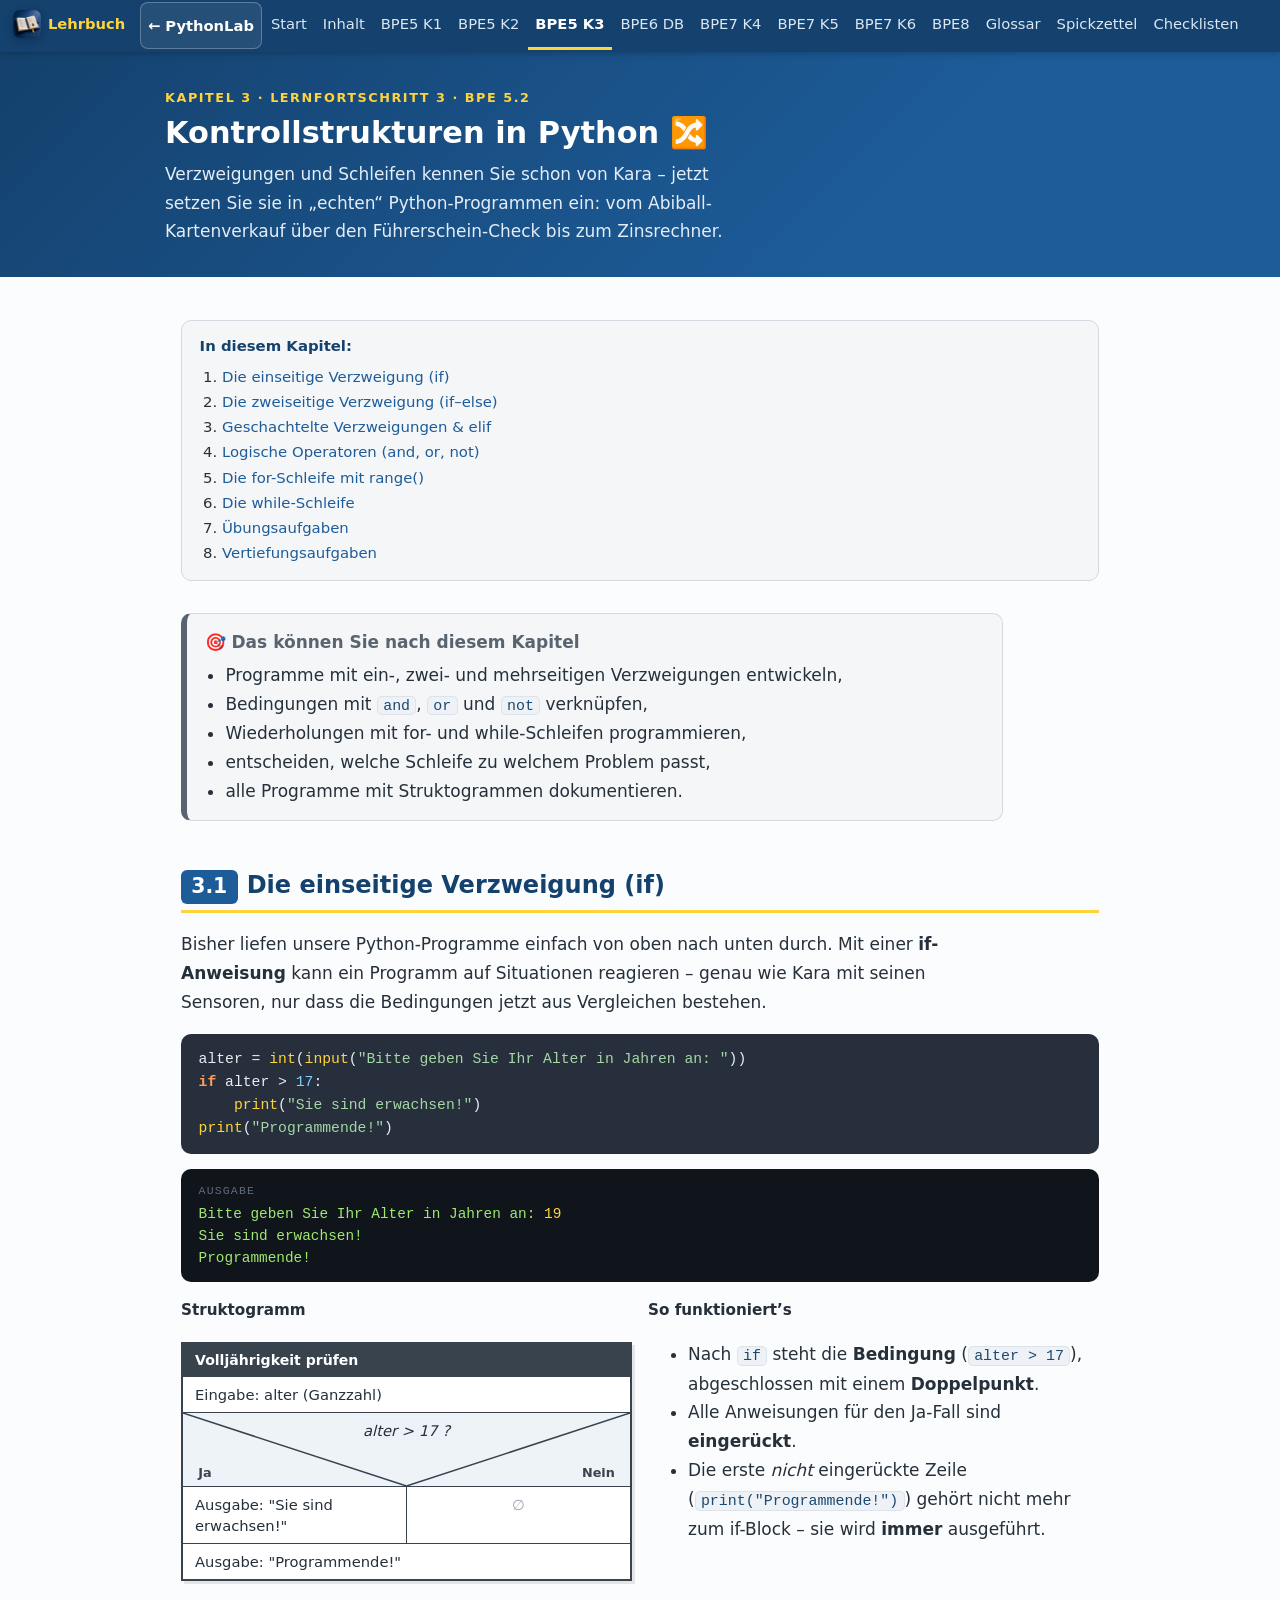
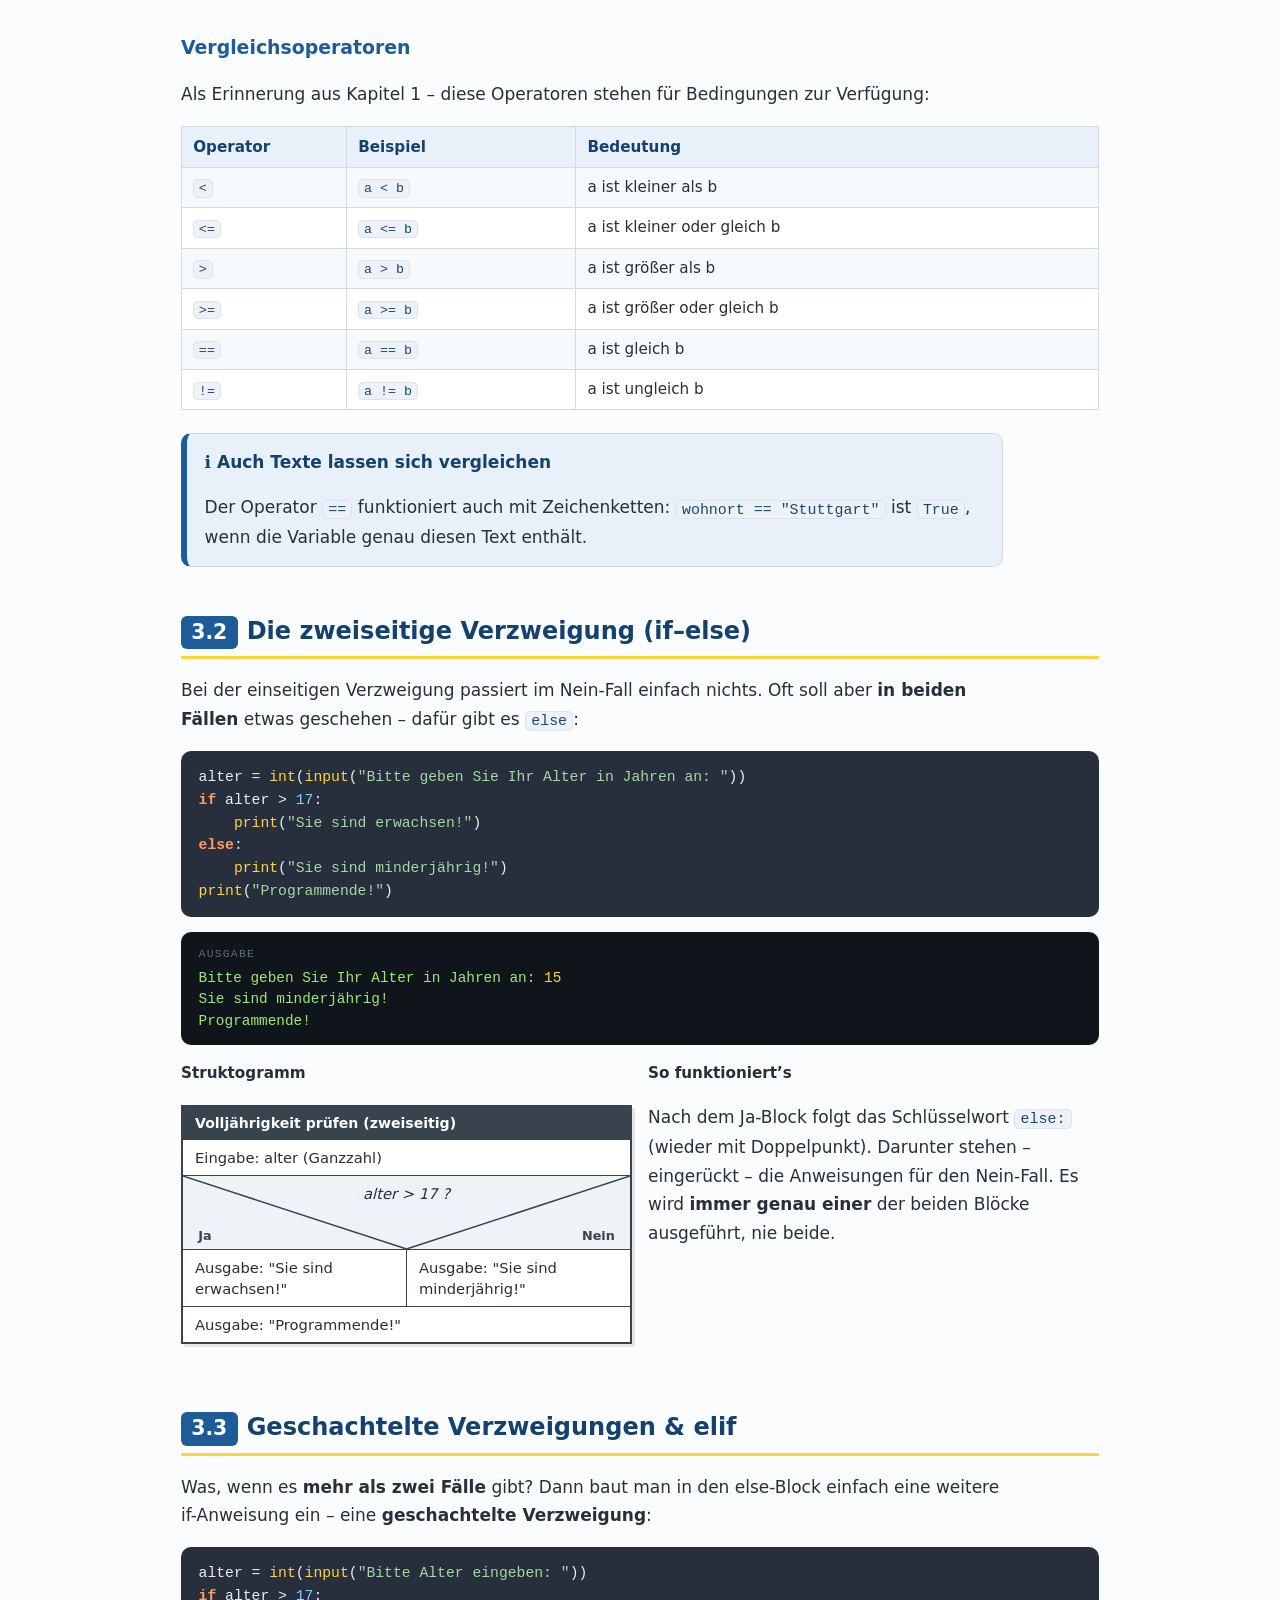
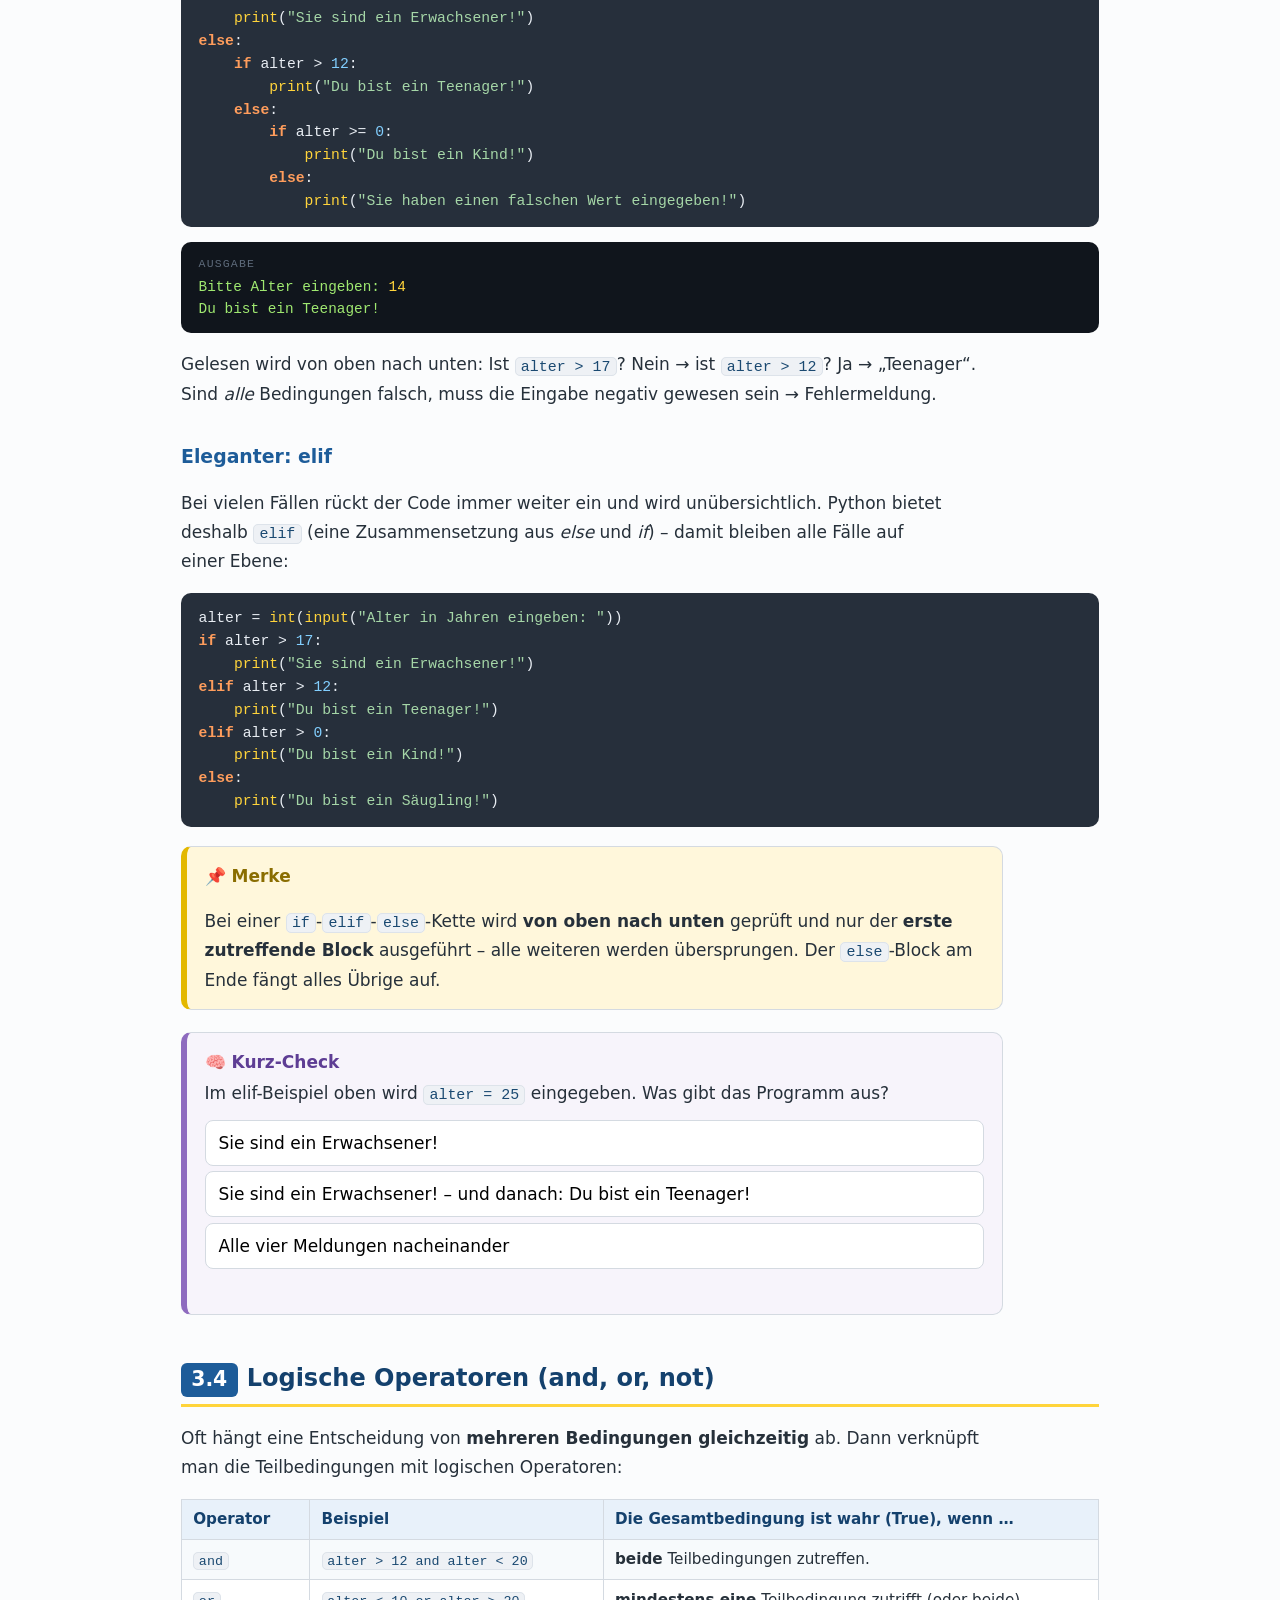
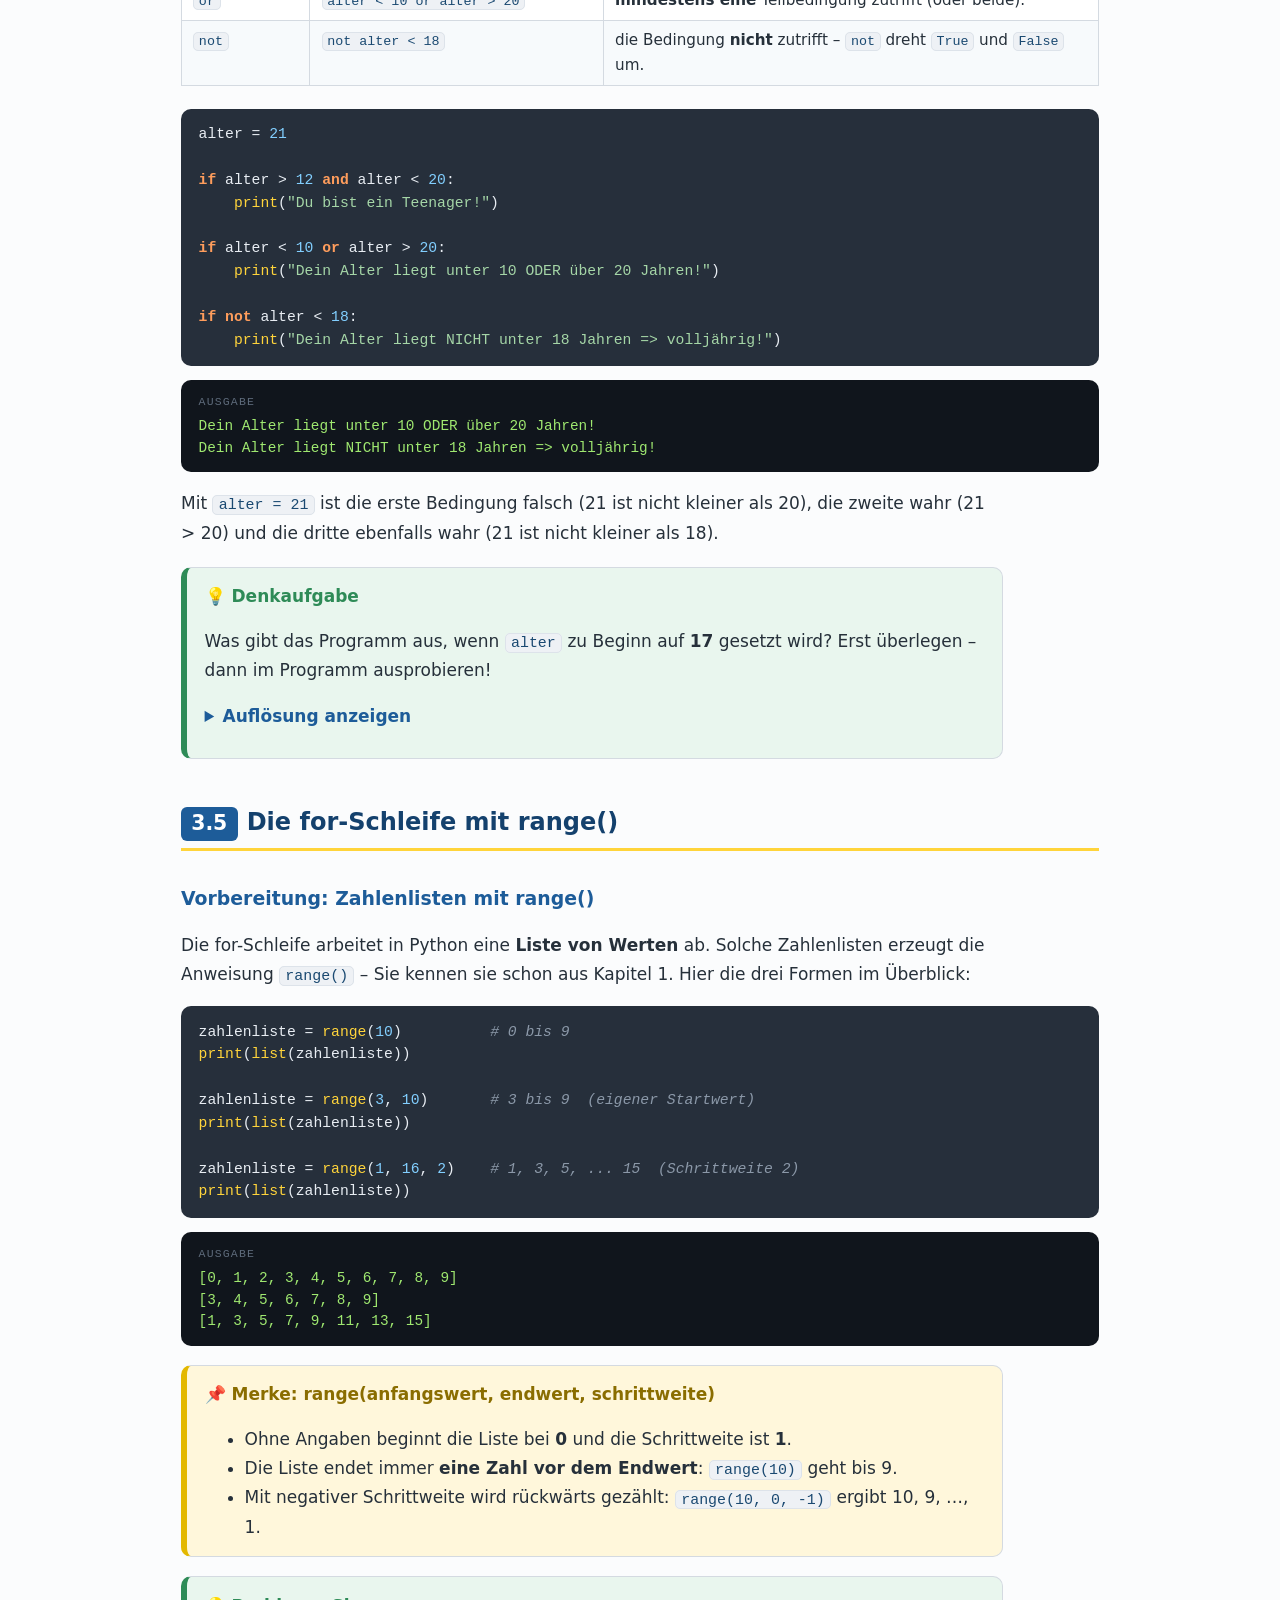
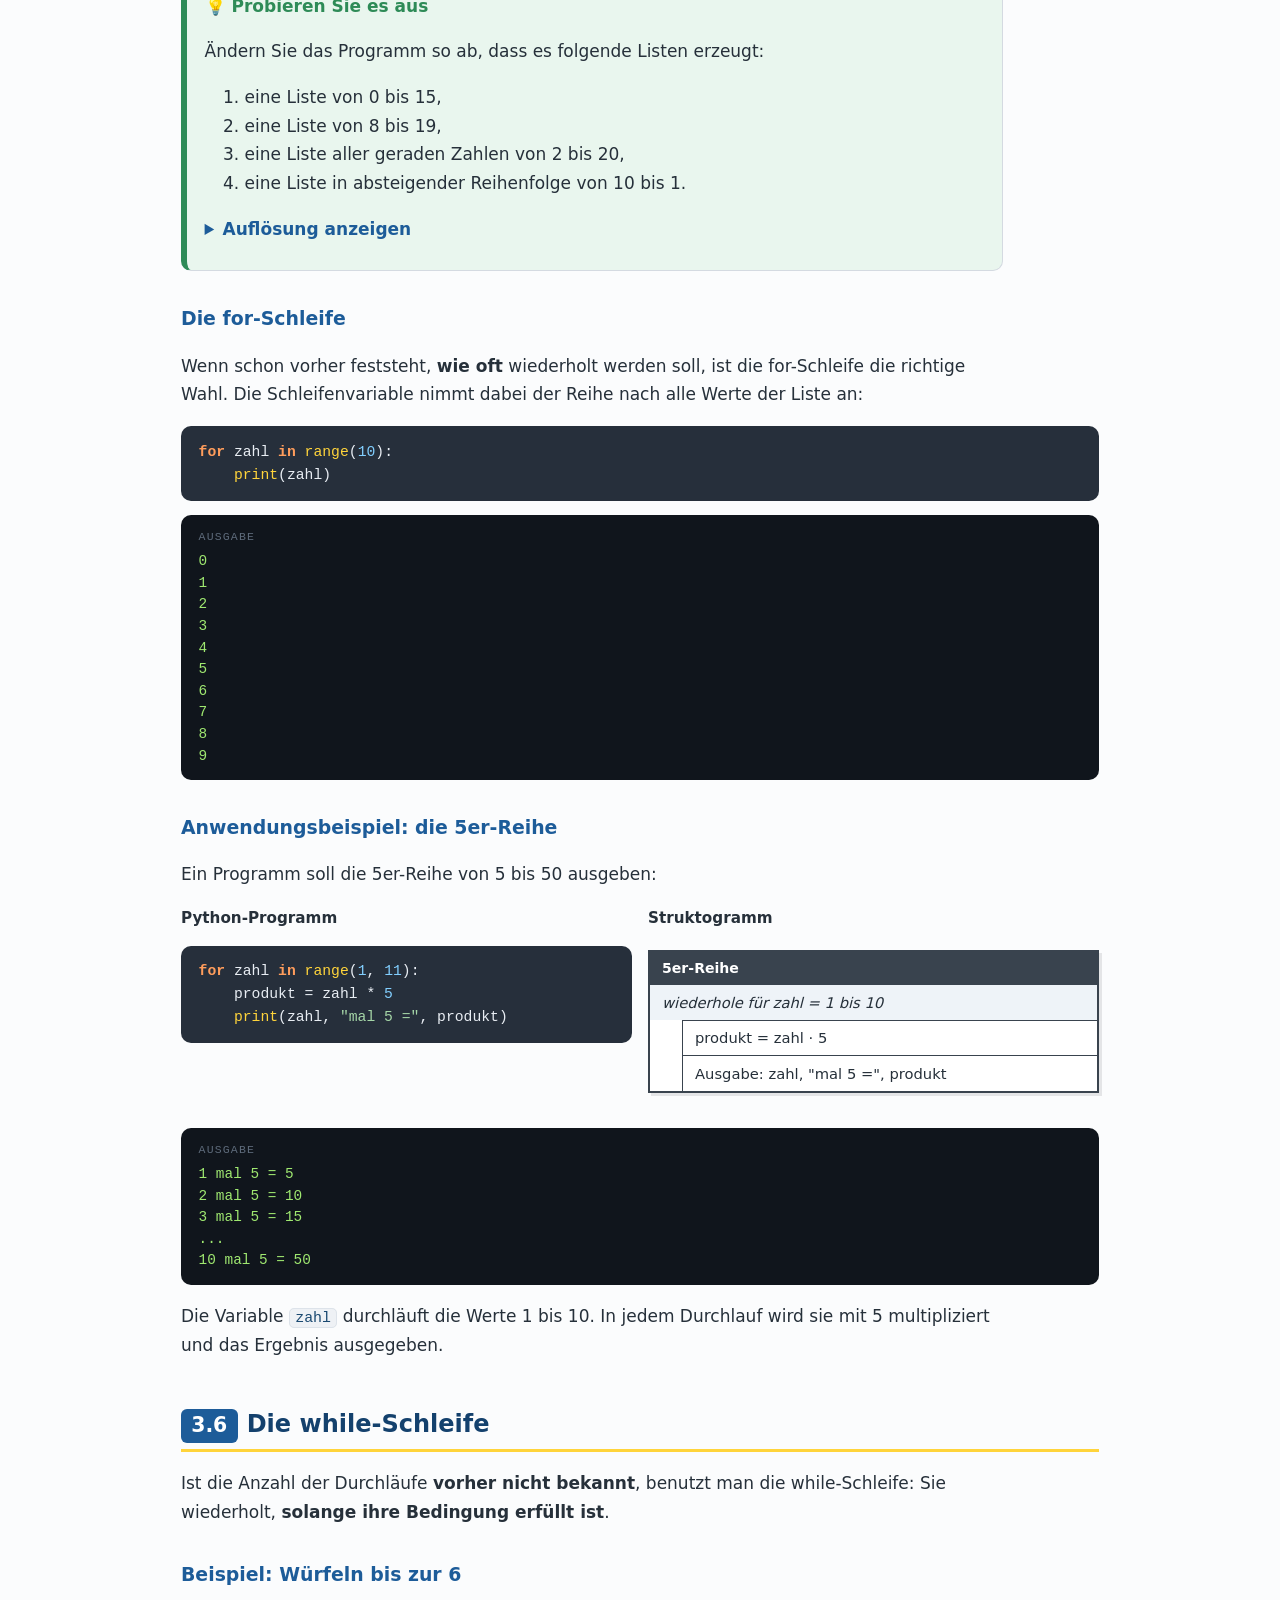
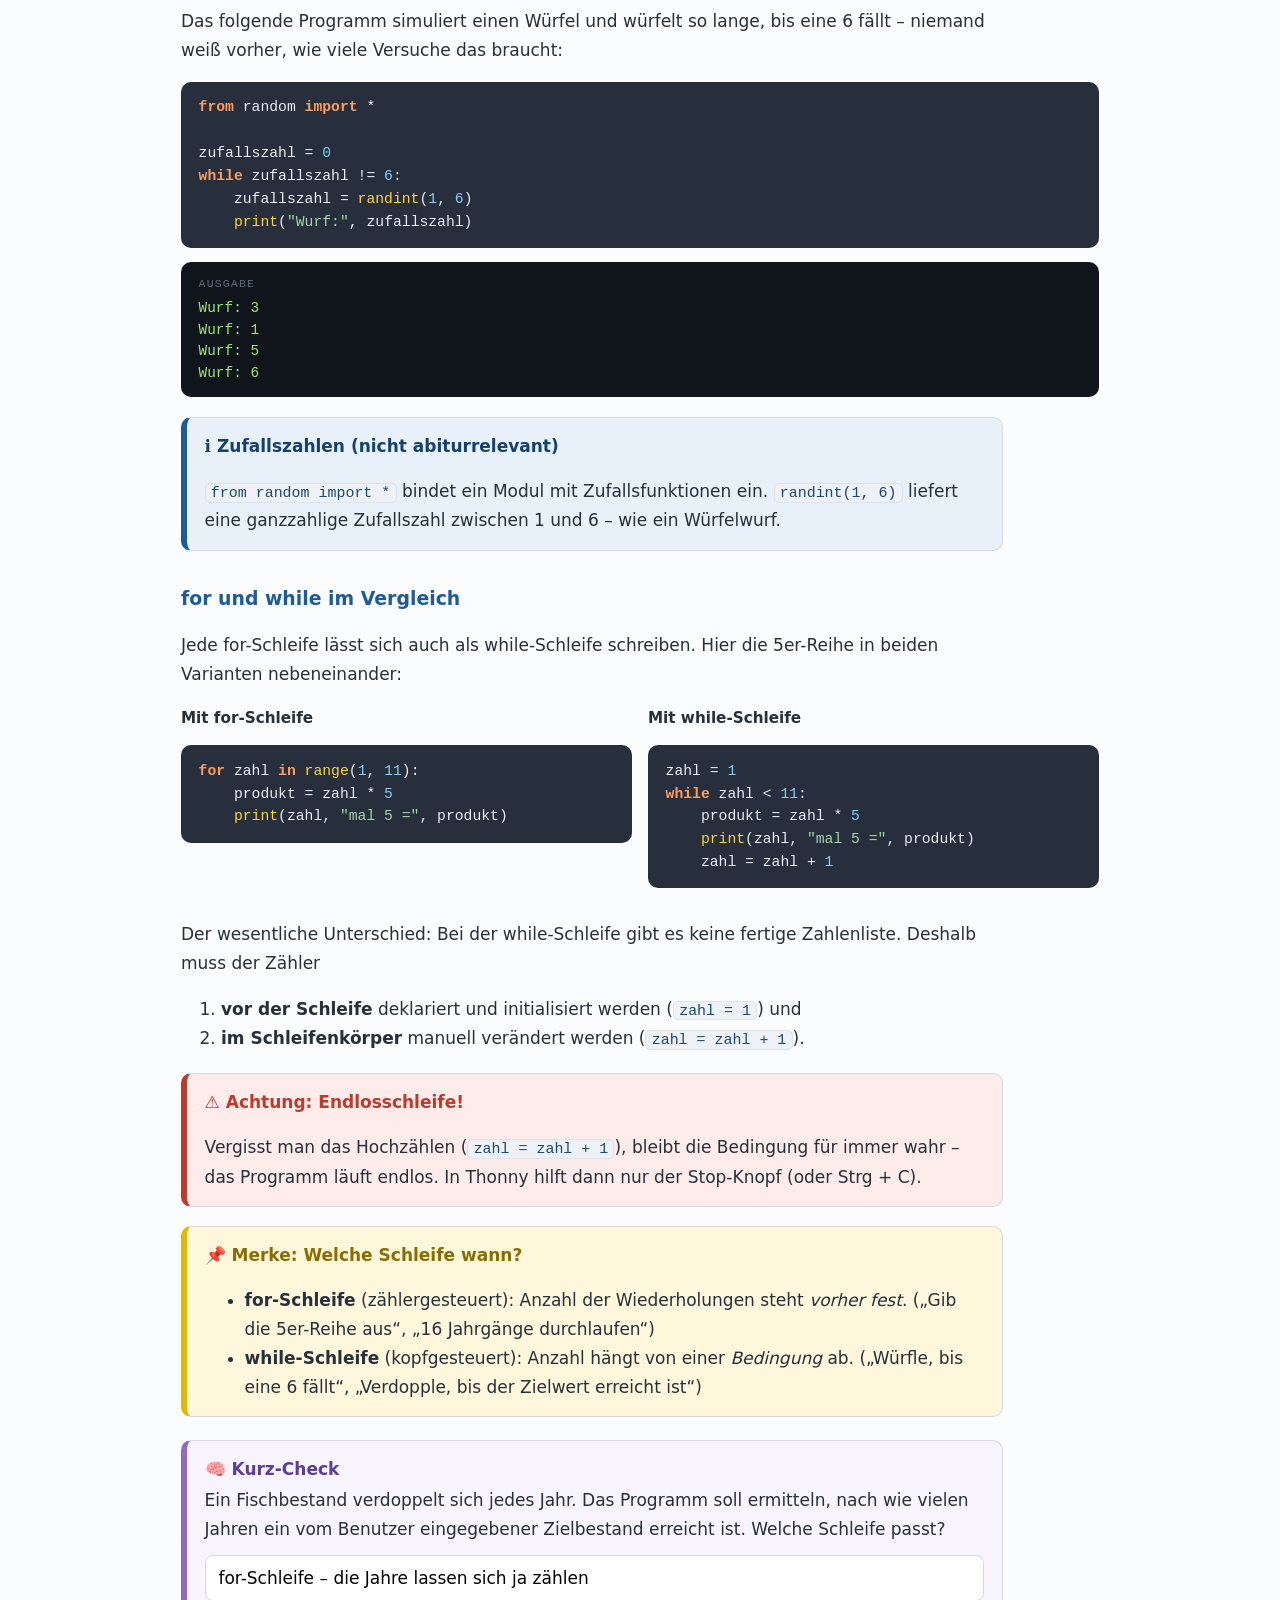
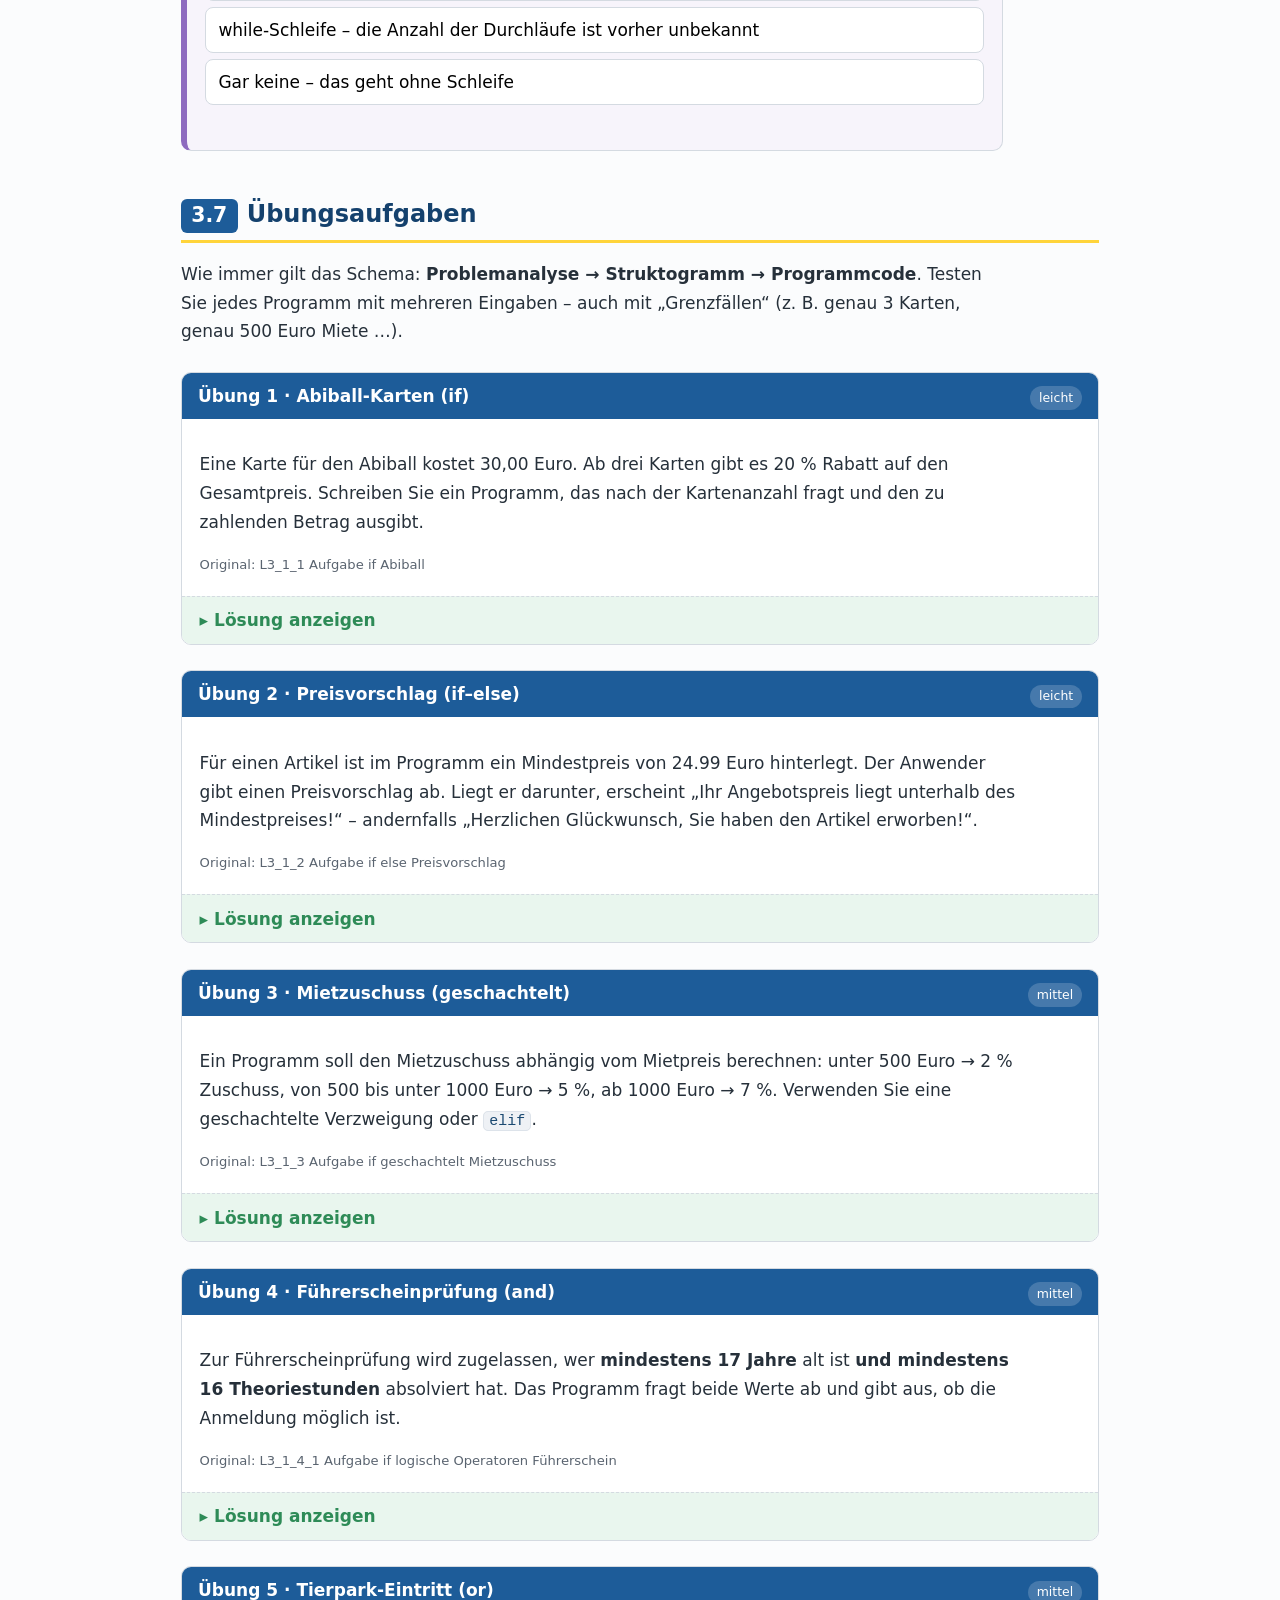
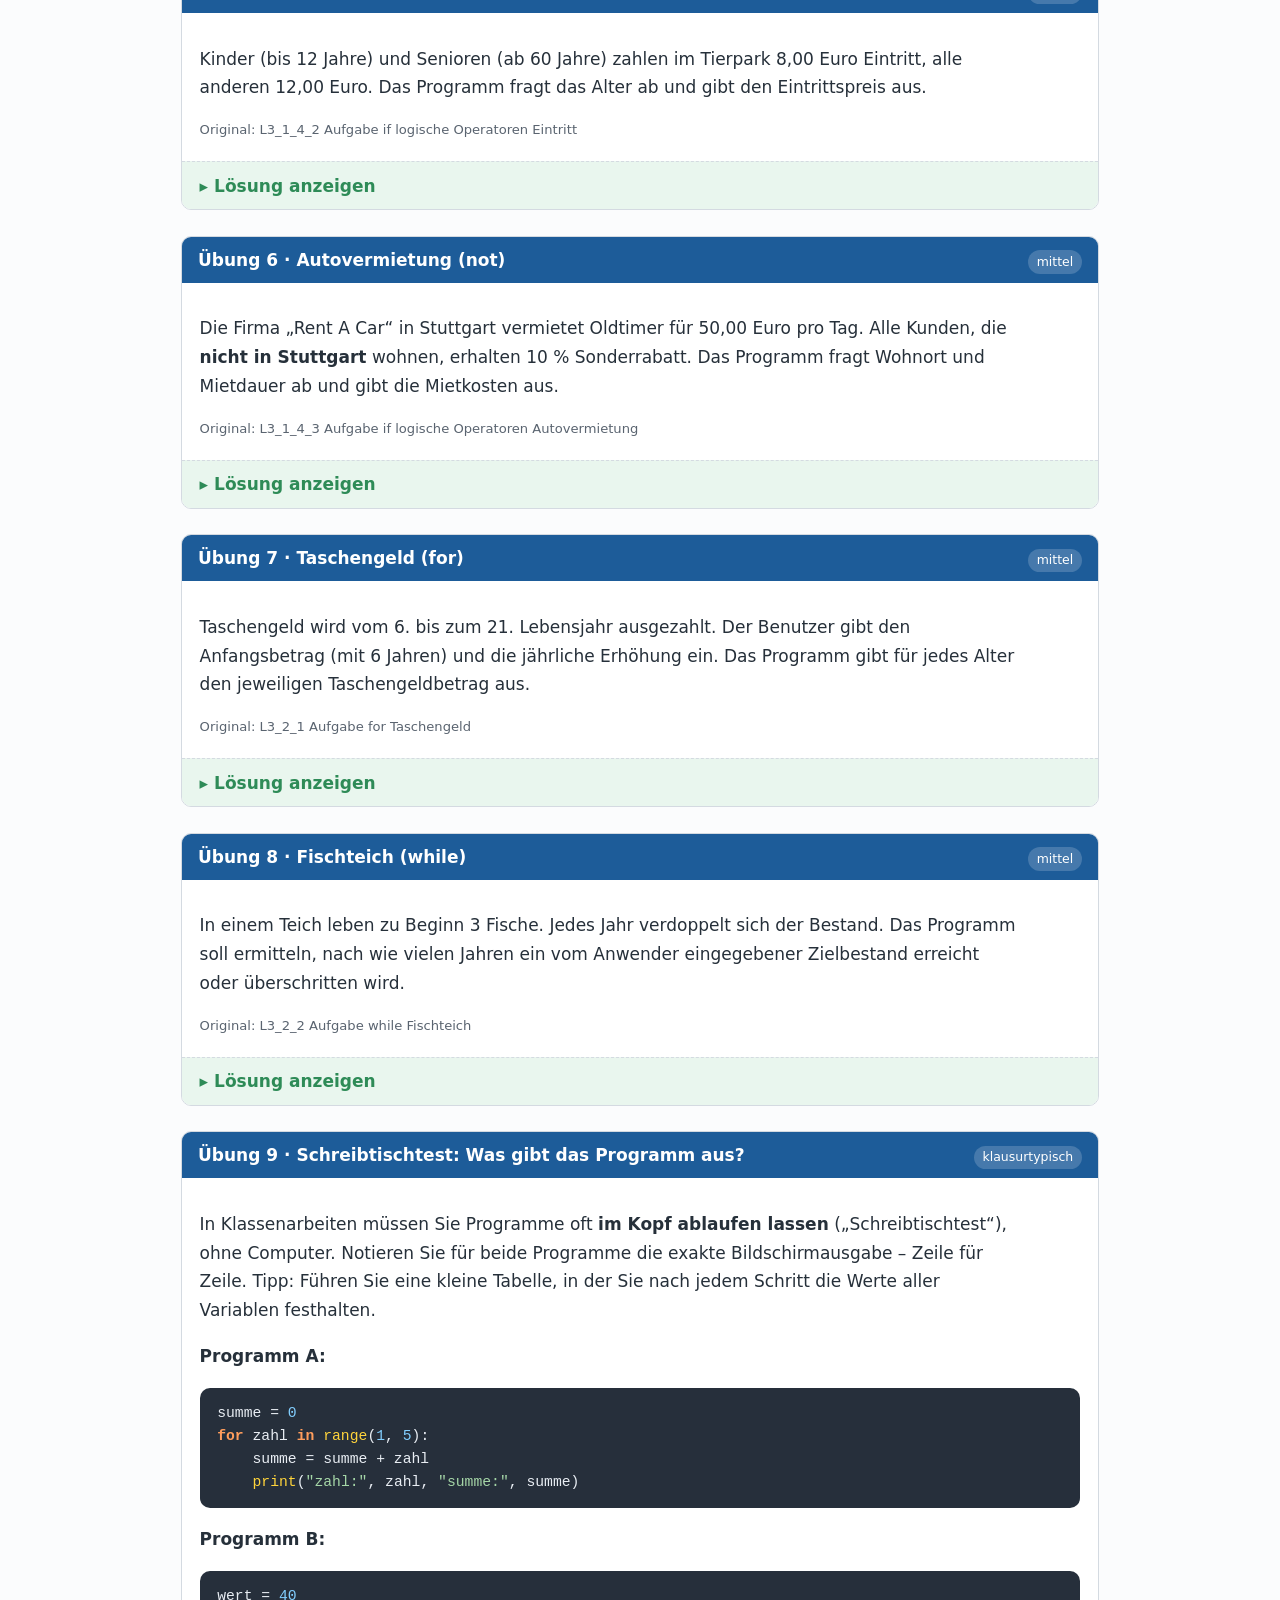
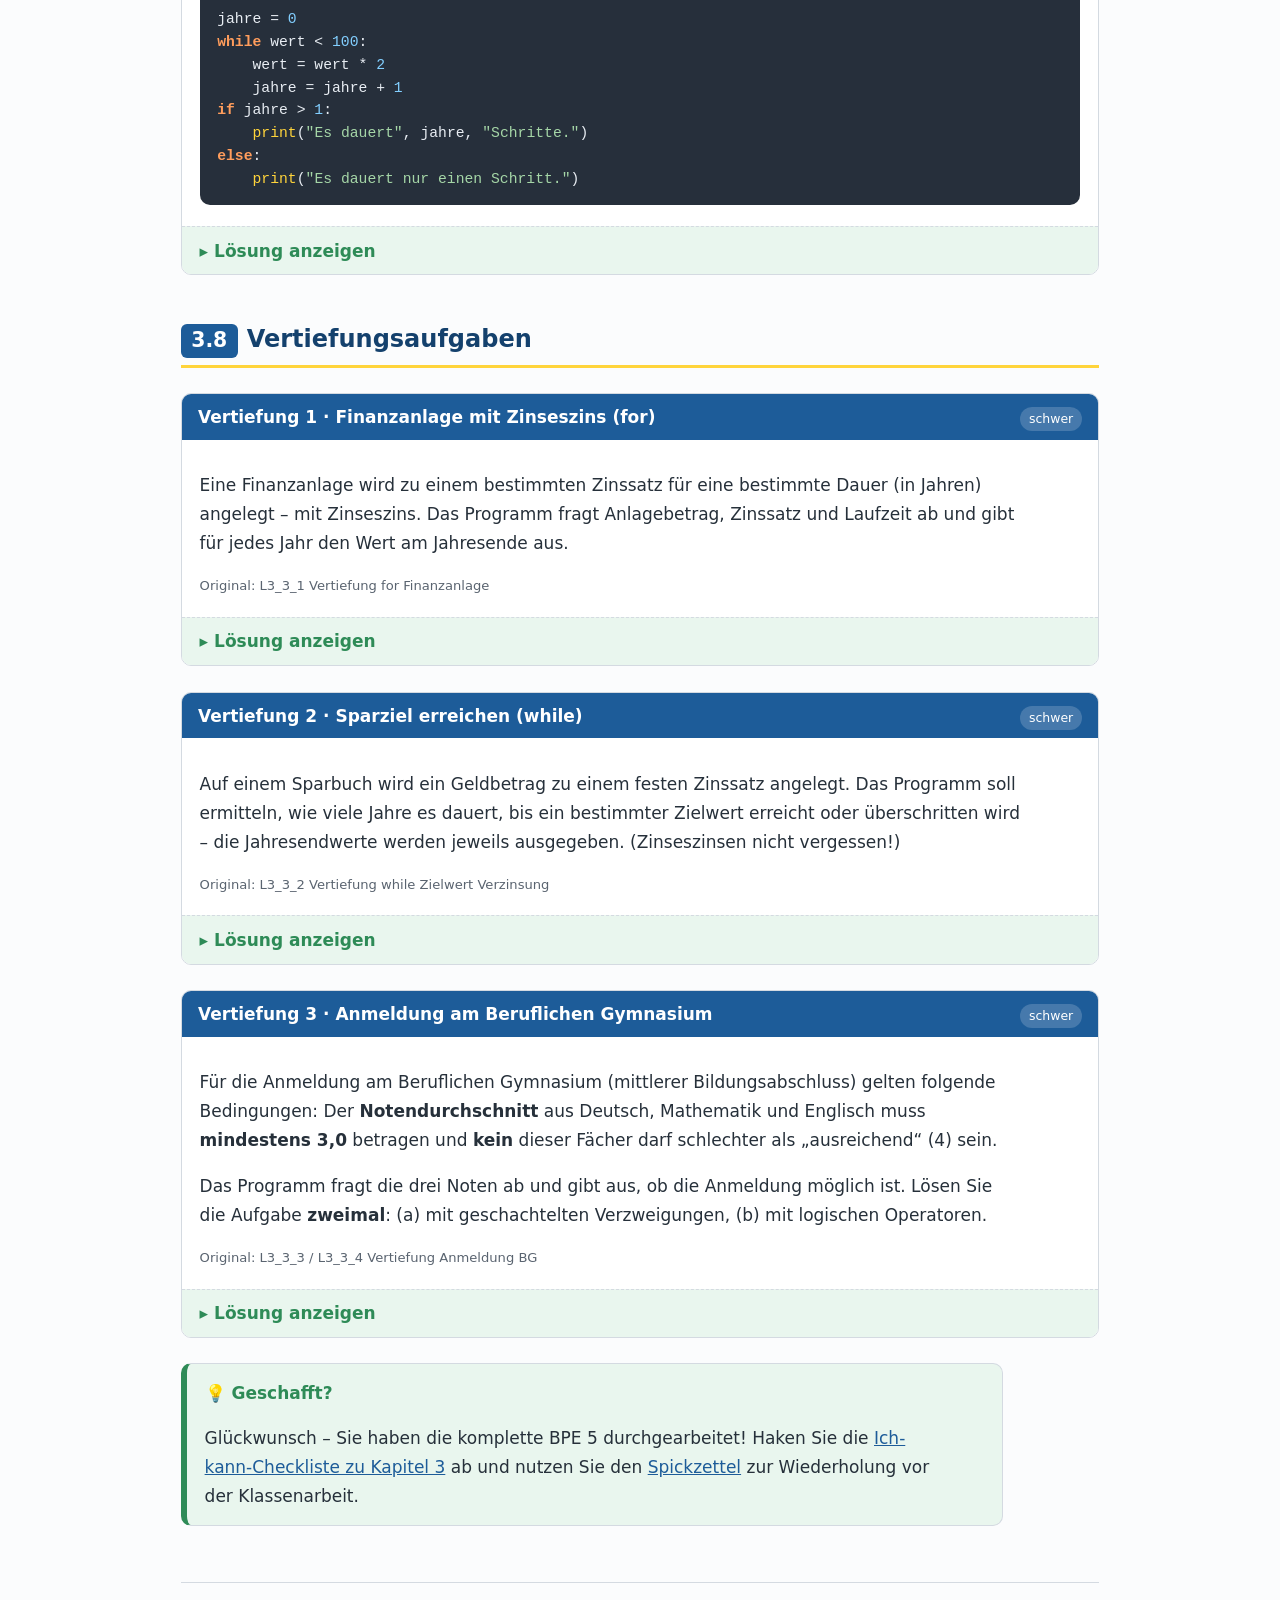
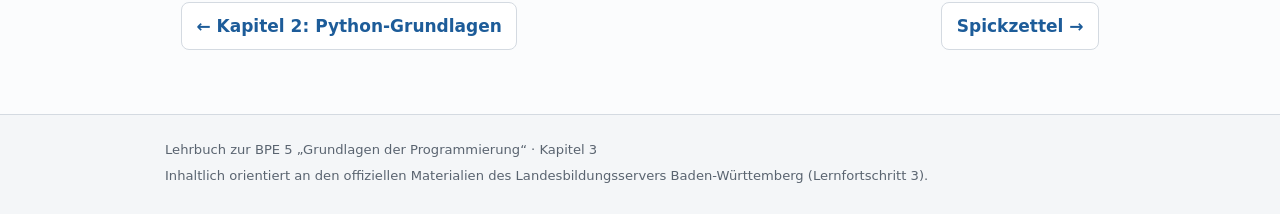
<file: kapitel-3-kontrollstrukturen.html>
<!DOCTYPE html>
<html lang="de">
<head>
<meta charset="UTF-8">
<meta name="viewport" content="width=device-width, initial-scale=1">
<title>Kapitel 3 · Kontrollstrukturen in Python – Lehrbuch</title>
<link rel="icon" type="image/png" href="assets/lehrbuch-favicon.png?v=2.4.1">
<link rel="apple-touch-icon" href="assets/lehrbuch-apple-touch.png?v=2.4.1">
<link rel="stylesheet" href="assets/style.css?v=2.4.1">
</head>
<body>

<nav class="topnav">
  <div class="nav-inner">
    <a class="nav-logo" href="index.html"><img src="assets/lehrbuch-favicon.png" alt="" width="28" height="28"><span>Lehrbuch</span></a>
    <a class="lab-ruecklink" href="../PythonLab/index.html#workbook">← PythonLab</a>
    <a href="index.html">Start</a>
    <a href="inhaltsverzeichnis.html">Inhalt</a>
    <a href="kapitel-1-kara.html">BPE5 K1</a>
    <a href="kapitel-2-python-grundlagen.html">BPE5 K2</a>
    <a href="kapitel-3-kontrollstrukturen.html" class="aktiv">BPE5 K3</a>
    <a href="bpe-6-relationale-datenbanken.html">BPE6 DB</a>
    <a href="kapitel-4-arrays.html">BPE7 K4</a>
    <a href="kapitel-5-sortieren-suchen.html">BPE7 K5</a>
    <a href="kapitel-6-datenstrukturen.html">BPE7 K6</a>
    <a href="bpe-8-gesellschaftliche-aspekte.html">BPE8</a>
    <a href="glossar.html">Glossar</a>
    <a href="referenz.html">Spickzettel</a>
    <a href="checklisten.html">Checklisten</a>
  </div>
</nav>

<header class="seitenkopf">
  <div class="kopf-inner">
    <p class="dachzeile">Kapitel 3 · Lernfortschritt 3 · BPE 5.2</p>
    <h1>Kontrollstrukturen in Python 🔀</h1>
    <p class="untertitel">
      Verzweigungen und Schleifen kennen Sie schon von Kara – jetzt setzen Sie sie in
      „echten“ Python-Programmen ein: vom Abiball-Kartenverkauf über den Führerschein-Check
      bis zum Zinsrechner.
    </p>
  </div>
</header>

<main>

<div class="kapitel-toc">
  <strong>In diesem Kapitel:</strong>
  <ol>
    <li><a href="#if">Die einseitige Verzweigung (if)</a></li>
    <li><a href="#ifelse">Die zweiseitige Verzweigung (if–else)</a></li>
    <li><a href="#geschachtelt">Geschachtelte Verzweigungen &amp; elif</a></li>
    <li><a href="#logisch">Logische Operatoren (and, or, not)</a></li>
    <li><a href="#for">Die for-Schleife mit range()</a></li>
    <li><a href="#while">Die while-Schleife</a></li>
    <li><a href="#uebungen">Übungsaufgaben</a></li>
    <li><a href="#vertiefung">Vertiefungsaufgaben</a></li>
  </ol>
</div>

<div class="box box-ziel">
  <span class="box-titel">🎯 Das können Sie nach diesem Kapitel</span>
  <ul>
    <li>Programme mit ein-, zwei- und mehrseitigen Verzweigungen entwickeln,</li>
    <li>Bedingungen mit <code>and</code>, <code>or</code> und <code>not</code> verknüpfen,</li>
    <li>Wiederholungen mit for- und while-Schleifen programmieren,</li>
    <li>entscheiden, welche Schleife zu welchem Problem passt,</li>
    <li>alle Programme mit Struktogrammen dokumentieren.</li>
  </ul>
</div>

<!-- ============================================================ -->
<h2 id="if"><span class="knr">3.1</span>Die einseitige Verzweigung (if)</h2>

<p>
  Bisher liefen unsere Python-Programme einfach von oben nach unten durch. Mit einer
  <strong>if-Anweisung</strong> kann ein Programm auf Situationen reagieren – genau wie
  Kara mit seinen Sensoren, nur dass die Bedingungen jetzt aus Vergleichen bestehen.
</p>

<pre class="code">alter = int(input("Bitte geben Sie Ihr Alter in Jahren an: "))
if alter &gt; 17:
    print("Sie sind erwachsen!")
print("Programmende!")</pre>

<pre class="output">Bitte geben Sie Ihr Alter in Jahren an: <span class="eingabe">19</span>
Sie sind erwachsen!
Programmende!</pre>

<div class="vergleich">
  <div>
    <h4>Struktogramm</h4>
    <div class="stg">
      <div class="stg-titel">Volljährigkeit prüfen</div>
      <div class="stg-zeile">Eingabe: alter (Ganzzahl)</div>
      <div class="stg-if">
        <div class="stg-if-kopf">
          <span class="bed">alter &gt; 17 ?</span>
          <span class="ja">Ja</span><span class="nein">Nein</span>
        </div>
        <div class="stg-if-zweige">
          <div><div class="stg-zeile">Ausgabe: "Sie sind erwachsen!"</div></div>
          <div><div class="leer">∅</div></div>
        </div>
      </div>
      <div class="stg-zeile">Ausgabe: "Programmende!"</div>
    </div>
  </div>
  <div>
    <h4>So funktioniert’s</h4>
    <ul>
      <li>Nach <code>if</code> steht die <strong>Bedingung</strong> (<code>alter &gt; 17</code>), abgeschlossen mit einem <strong>Doppelpunkt</strong>.</li>
      <li>Alle Anweisungen für den Ja-Fall sind <strong>eingerückt</strong>.</li>
      <li>Die erste <em>nicht</em> eingerückte Zeile (<code>print("Programmende!")</code>) gehört nicht mehr zum if-Block – sie wird <strong>immer</strong> ausgeführt.</li>
    </ul>
  </div>
</div>

<h3>Vergleichsoperatoren</h3>

<p>Als Erinnerung aus Kapitel 1 – diese Operatoren stehen für Bedingungen zur Verfügung:</p>

<table class="tab">
  <tr><th style="width:18%">Operator</th><th style="width:25%">Beispiel</th><th>Bedeutung</th></tr>
  <tr><td><code>&lt;</code></td><td><code>a &lt; b</code></td><td>a ist kleiner als b</td></tr>
  <tr><td><code>&lt;=</code></td><td><code>a &lt;= b</code></td><td>a ist kleiner oder gleich b</td></tr>
  <tr><td><code>&gt;</code></td><td><code>a &gt; b</code></td><td>a ist größer als b</td></tr>
  <tr><td><code>&gt;=</code></td><td><code>a &gt;= b</code></td><td>a ist größer oder gleich b</td></tr>
  <tr><td><code>==</code></td><td><code>a == b</code></td><td>a ist gleich b</td></tr>
  <tr><td><code>!=</code></td><td><code>a != b</code></td><td>a ist ungleich b</td></tr>
</table>

<div class="box box-info">
  <span class="box-titel">ℹ️ Auch Texte lassen sich vergleichen</span>
  <p>
    Der Operator <code>==</code> funktioniert auch mit Zeichenketten:
    <code>wohnort == "Stuttgart"</code> ist <code>True</code>, wenn die Variable genau
    diesen Text enthält.
  </p>
</div>

<!-- ============================================================ -->
<h2 id="ifelse"><span class="knr">3.2</span>Die zweiseitige Verzweigung (if–else)</h2>

<p>
  Bei der einseitigen Verzweigung passiert im Nein-Fall einfach nichts. Oft soll aber
  <strong>in beiden Fällen</strong> etwas geschehen – dafür gibt es <code>else</code>:
</p>

<pre class="code">alter = int(input("Bitte geben Sie Ihr Alter in Jahren an: "))
if alter &gt; 17:
    print("Sie sind erwachsen!")
else:
    print("Sie sind minderjährig!")
print("Programmende!")</pre>

<pre class="output">Bitte geben Sie Ihr Alter in Jahren an: <span class="eingabe">15</span>
Sie sind minderjährig!
Programmende!</pre>

<div class="vergleich">
  <div>
    <h4>Struktogramm</h4>
    <div class="stg">
      <div class="stg-titel">Volljährigkeit prüfen (zweiseitig)</div>
      <div class="stg-zeile">Eingabe: alter (Ganzzahl)</div>
      <div class="stg-if">
        <div class="stg-if-kopf">
          <span class="bed">alter &gt; 17 ?</span>
          <span class="ja">Ja</span><span class="nein">Nein</span>
        </div>
        <div class="stg-if-zweige">
          <div><div class="stg-zeile">Ausgabe: "Sie sind erwachsen!"</div></div>
          <div><div class="stg-zeile">Ausgabe: "Sie sind minderjährig!"</div></div>
        </div>
      </div>
      <div class="stg-zeile">Ausgabe: "Programmende!"</div>
    </div>
  </div>
  <div>
    <h4>So funktioniert’s</h4>
    <p>
      Nach dem Ja-Block folgt das Schlüsselwort <code>else:</code> (wieder mit
      Doppelpunkt). Darunter stehen – eingerückt – die Anweisungen für den Nein-Fall.
      Es wird <strong>immer genau einer</strong> der beiden Blöcke ausgeführt, nie beide.
    </p>
  </div>
</div>

<!-- ============================================================ -->
<h2 id="geschachtelt"><span class="knr">3.3</span>Geschachtelte Verzweigungen &amp; elif</h2>

<p>
  Was, wenn es <strong>mehr als zwei Fälle</strong> gibt? Dann baut man in den
  else-Block einfach eine weitere if-Anweisung ein – eine
  <strong>geschachtelte Verzweigung</strong>:
</p>

<pre class="code">alter = int(input("Bitte Alter eingeben: "))
if alter &gt; 17:
    print("Sie sind ein Erwachsener!")
else:
    if alter &gt; 12:
        print("Du bist ein Teenager!")
    else:
        if alter &gt;= 0:
            print("Du bist ein Kind!")
        else:
            print("Sie haben einen falschen Wert eingegeben!")</pre>

<pre class="output">Bitte Alter eingeben: <span class="eingabe">14</span>
Du bist ein Teenager!</pre>

<p>
  Gelesen wird von oben nach unten: Ist <code>alter &gt; 17</code>? Nein → ist
  <code>alter &gt; 12</code>? Ja → „Teenager“. Sind <em>alle</em> Bedingungen falsch,
  muss die Eingabe negativ gewesen sein → Fehlermeldung.
</p>

<h3>Eleganter: elif</h3>

<p>
  Bei vielen Fällen rückt der Code immer weiter ein und wird unübersichtlich. Python
  bietet deshalb <code>elif</code> (eine Zusammensetzung aus <em>else</em> und
  <em>if</em>) – damit bleiben alle Fälle auf einer Ebene:
</p>

<pre class="code">alter = int(input("Alter in Jahren eingeben: "))
if alter &gt; 17:
    print("Sie sind ein Erwachsener!")
elif alter &gt; 12:
    print("Du bist ein Teenager!")
elif alter &gt; 0:
    print("Du bist ein Kind!")
else:
    print("Du bist ein Säugling!")</pre>

<div class="box box-merke">
  <span class="box-titel">📌 Merke</span>
  <p>
    Bei einer <code>if</code>-<code>elif</code>-<code>else</code>-Kette wird
    <strong>von oben nach unten</strong> geprüft und nur der <strong>erste zutreffende
    Block</strong> ausgeführt – alle weiteren werden übersprungen. Der
    <code>else</code>-Block am Ende fängt alles Übrige auf.
  </p>
</div>

<div class="quiz" data-erklaerung="Von oben nach unten: 25 > 17 ist wahr, also wird nur der erste Block ausgeführt.">
  <span class="quiz-titel">🧠 Kurz-Check</span>
  <p class="quiz-frage">Im elif-Beispiel oben wird <code>alter = 25</code> eingegeben. Was gibt das Programm aus?</p>
  <button class="antwort" data-richtig>Sie sind ein Erwachsener!</button>
  <button class="antwort">Sie sind ein Erwachsener! – und danach: Du bist ein Teenager!</button>
  <button class="antwort">Alle vier Meldungen nacheinander</button>
  <p class="quiz-feedback"></p>
</div>

<!-- ============================================================ -->
<h2 id="logisch"><span class="knr">3.4</span>Logische Operatoren (and, or, not)</h2>

<p>
  Oft hängt eine Entscheidung von <strong>mehreren Bedingungen gleichzeitig</strong> ab.
  Dann verknüpft man die Teilbedingungen mit logischen Operatoren:
</p>

<table class="tab">
  <tr><th style="width:14%">Operator</th><th style="width:32%">Beispiel</th><th>Die Gesamtbedingung ist wahr (True), wenn …</th></tr>
  <tr><td><code>and</code></td><td><code>alter &gt; 12 and alter &lt; 20</code></td><td><strong>beide</strong> Teilbedingungen zutreffen.</td></tr>
  <tr><td><code>or</code></td><td><code>alter &lt; 10 or alter &gt; 20</code></td><td><strong>mindestens eine</strong> Teilbedingung zutrifft (oder beide).</td></tr>
  <tr><td><code>not</code></td><td><code>not alter &lt; 18</code></td><td>die Bedingung <strong>nicht</strong> zutrifft – <code>not</code> dreht <code>True</code> und <code>False</code> um.</td></tr>
</table>

<pre class="code">alter = 21

if alter &gt; 12 and alter &lt; 20:
    print("Du bist ein Teenager!")

if alter &lt; 10 or alter &gt; 20:
    print("Dein Alter liegt unter 10 ODER über 20 Jahren!")

if not alter &lt; 18:
    print("Dein Alter liegt NICHT unter 18 Jahren =&gt; volljährig!")</pre>

<pre class="output">Dein Alter liegt unter 10 ODER über 20 Jahren!
Dein Alter liegt NICHT unter 18 Jahren =&gt; volljährig!</pre>

<p>
  Mit <code>alter = 21</code> ist die erste Bedingung falsch (21 ist nicht kleiner
  als 20), die zweite wahr (21 &gt; 20) und die dritte ebenfalls wahr (21 ist nicht
  kleiner als 18).
</p>

<div class="box box-tipp">
  <span class="box-titel">💡 Denkaufgabe</span>
  <p>
    Was gibt das Programm aus, wenn <code>alter</code> zu Beginn auf <strong>17</strong>
    gesetzt wird? Erst überlegen – dann im Programm ausprobieren!
  </p>
  <details class="hinweis">
    <summary>Auflösung anzeigen</summary>
    <p>
      Nur <code>"Du bist ein Teenager!"</code> wird ausgegeben:
      17 liegt zwischen 12 und 20 (wahr), 17 ist weder unter 10 noch über 20 (falsch),
      und <code>not 17 &lt; 18</code> ist falsch, weil 17 sehr wohl kleiner als 18 ist.
    </p>
  </details>
</div>

<!-- ============================================================ -->
<h2 id="for"><span class="knr">3.5</span>Die for-Schleife mit range()</h2>

<h3>Vorbereitung: Zahlenlisten mit range()</h3>

<p>
  Die for-Schleife arbeitet in Python eine <strong>Liste von Werten</strong> ab. Solche
  Zahlenlisten erzeugt die Anweisung <code>range()</code> – Sie kennen sie schon aus
  Kapitel 1. Hier die drei Formen im Überblick:
</p>

<pre class="code">zahlenliste = range(10)          # 0 bis 9
print(list(zahlenliste))

zahlenliste = range(3, 10)       # 3 bis 9  (eigener Startwert)
print(list(zahlenliste))

zahlenliste = range(1, 16, 2)    # 1, 3, 5, ... 15  (Schrittweite 2)
print(list(zahlenliste))</pre>

<pre class="output">[0, 1, 2, 3, 4, 5, 6, 7, 8, 9]
[3, 4, 5, 6, 7, 8, 9]
[1, 3, 5, 7, 9, 11, 13, 15]</pre>

<div class="box box-merke">
  <span class="box-titel">📌 Merke: range(anfangswert, endwert, schrittweite)</span>
  <ul>
    <li>Ohne Angaben beginnt die Liste bei <strong>0</strong> und die Schrittweite ist <strong>1</strong>.</li>
    <li>Die Liste endet immer <strong>eine Zahl vor dem Endwert</strong>: <code>range(10)</code> geht bis 9.</li>
    <li>Mit negativer Schrittweite wird rückwärts gezählt: <code>range(10, 0, -1)</code> ergibt 10, 9, …, 1.</li>
  </ul>
</div>

<div class="box box-tipp">
  <span class="box-titel">💡 Probieren Sie es aus</span>
  <p>Ändern Sie das Programm so ab, dass es folgende Listen erzeugt:</p>
  <ol>
    <li>eine Liste von 0 bis 15,</li>
    <li>eine Liste von 8 bis 19,</li>
    <li>eine Liste aller geraden Zahlen von 2 bis 20,</li>
    <li>eine Liste in absteigender Reihenfolge von 10 bis 1.</li>
  </ol>
  <details class="hinweis">
    <summary>Auflösung anzeigen</summary>
    <p>
      1. <code>range(16)</code> &nbsp; 2. <code>range(8, 20)</code> &nbsp;
      3. <code>range(2, 21, 2)</code> &nbsp; 4. <code>range(10, 0, -1)</code>
    </p>
  </details>
</div>

<h3>Die for-Schleife</h3>

<p>
  Wenn schon vorher feststeht, <strong>wie oft</strong> wiederholt werden soll, ist die
  for-Schleife die richtige Wahl. Die Schleifenvariable nimmt dabei der Reihe nach alle
  Werte der Liste an:
</p>

<pre class="code">for zahl in range(10):
    print(zahl)</pre>

<pre class="output">0
1
2
3
4
5
6
7
8
9</pre>

<h3>Anwendungsbeispiel: die 5er-Reihe</h3>

<p>Ein Programm soll die 5er-Reihe von 5 bis 50 ausgeben:</p>

<div class="vergleich">
  <div>
    <h4>Python-Programm</h4>
<pre class="code">for zahl in range(1, 11):
    produkt = zahl * 5
    print(zahl, "mal 5 =", produkt)</pre>
  </div>
  <div>
    <h4>Struktogramm</h4>
    <div class="stg">
      <div class="stg-titel">5er-Reihe</div>
      <div class="stg-schleife">
        <div class="stg-schleife-kopf">wiederhole für zahl = 1 bis 10</div>
        <div class="stg-schleife-koerper">
          <div class="stg-zeile">produkt = zahl · 5</div>
          <div class="stg-zeile">Ausgabe: zahl, "mal 5 =", produkt</div>
        </div>
      </div>
    </div>
  </div>
</div>

<pre class="output">1 mal 5 = 5
2 mal 5 = 10
3 mal 5 = 15
...
10 mal 5 = 50</pre>

<p>
  Die Variable <code>zahl</code> durchläuft die Werte 1 bis 10. In jedem Durchlauf wird
  sie mit 5 multipliziert und das Ergebnis ausgegeben.
</p>

<!-- ============================================================ -->
<h2 id="while"><span class="knr">3.6</span>Die while-Schleife</h2>

<p>
  Ist die Anzahl der Durchläufe <strong>vorher nicht bekannt</strong>, benutzt man die
  while-Schleife: Sie wiederholt, <strong>solange ihre Bedingung erfüllt ist</strong>.
</p>

<h3>Beispiel: Würfeln bis zur 6</h3>

<p>
  Das folgende Programm simuliert einen Würfel und würfelt so lange, bis eine 6 fällt –
  niemand weiß vorher, wie viele Versuche das braucht:
</p>

<pre class="code">from random import *

zufallszahl = 0
while zufallszahl != 6:
    zufallszahl = randint(1, 6)
    print("Wurf:", zufallszahl)</pre>

<pre class="output">Wurf: 3
Wurf: 1
Wurf: 5
Wurf: 6</pre>

<div class="box box-info">
  <span class="box-titel">ℹ️ Zufallszahlen (nicht abiturrelevant)</span>
  <p>
    <code>from random import *</code> bindet ein Modul mit Zufallsfunktionen ein.
    <code>randint(1, 6)</code> liefert eine ganzzahlige Zufallszahl zwischen 1 und 6 –
    wie ein Würfelwurf.
  </p>
</div>

<h3>for und while im Vergleich</h3>

<p>
  Jede for-Schleife lässt sich auch als while-Schleife schreiben. Hier die 5er-Reihe
  in beiden Varianten nebeneinander:
</p>

<div class="vergleich">
  <div>
    <h4>Mit for-Schleife</h4>
<pre class="code">for zahl in range(1, 11):
    produkt = zahl * 5
    print(zahl, "mal 5 =", produkt)</pre>
  </div>
  <div>
    <h4>Mit while-Schleife</h4>
<pre class="code">zahl = 1
while zahl &lt; 11:
    produkt = zahl * 5
    print(zahl, "mal 5 =", produkt)
    zahl = zahl + 1</pre>
  </div>
</div>

<p>Der wesentliche Unterschied: Bei der while-Schleife gibt es keine fertige Zahlenliste. Deshalb muss der Zähler</p>

<ol>
  <li><strong>vor der Schleife</strong> deklariert und initialisiert werden (<code>zahl = 1</code>) und</li>
  <li><strong>im Schleifenkörper</strong> manuell verändert werden (<code>zahl = zahl + 1</code>).</li>
</ol>

<div class="box box-achtung">
  <span class="box-titel">⚠️ Achtung: Endlosschleife!</span>
  <p>
    Vergisst man das Hochzählen (<code>zahl = zahl + 1</code>), bleibt die Bedingung
    für immer wahr – das Programm läuft endlos. In Thonny hilft dann nur der
    Stop-Knopf (oder Strg + C).
  </p>
</div>

<div class="box box-merke">
  <span class="box-titel">📌 Merke: Welche Schleife wann?</span>
  <ul>
    <li><strong>for-Schleife</strong> (zählergesteuert): Anzahl der Wiederholungen steht <em>vorher fest</em>. („Gib die 5er-Reihe aus“, „16 Jahrgänge durchlaufen“)</li>
    <li><strong>while-Schleife</strong> (kopfgesteuert): Anzahl hängt von einer <em>Bedingung</em> ab. („Würfle, bis eine 6 fällt“, „Verdopple, bis der Zielwert erreicht ist“)</li>
  </ul>
</div>

<div class="quiz" data-erklaerung="Die Anzahl der Durchläufe ist unbekannt – sie hängt vom eingegebenen Zielbestand ab. Also while.">
  <span class="quiz-titel">🧠 Kurz-Check</span>
  <p class="quiz-frage">
    Ein Fischbestand verdoppelt sich jedes Jahr. Das Programm soll ermitteln, nach wie
    vielen Jahren ein vom Benutzer eingegebener Zielbestand erreicht ist. Welche
    Schleife passt?
  </p>
  <button class="antwort">for-Schleife – die Jahre lassen sich ja zählen</button>
  <button class="antwort" data-richtig>while-Schleife – die Anzahl der Durchläufe ist vorher unbekannt</button>
  <button class="antwort">Gar keine – das geht ohne Schleife</button>
  <p class="quiz-feedback"></p>
</div>

<!-- ============================================================ -->
<h2 id="uebungen"><span class="knr">3.7</span>Übungsaufgaben</h2>

<p>
  Wie immer gilt das Schema: <strong>Problemanalyse → Struktogramm → Programmcode</strong>.
  Testen Sie jedes Programm mit mehreren Eingaben – auch mit „Grenzfällen“
  (z.&nbsp;B. genau 3 Karten, genau 500&nbsp;Euro Miete …).
</p>

<div class="uebung">
  <div class="uebung-kopf">Übung 1 · Abiball-Karten (if) <span class="schwierigkeit">leicht</span></div>
  <div class="uebung-inhalt">
    <p>
      Eine Karte für den Abiball kostet 30,00&nbsp;Euro. Ab drei Karten gibt es
      20&nbsp;% Rabatt auf den Gesamtpreis. Schreiben Sie ein Programm, das nach der
      Kartenanzahl fragt und den zu zahlenden Betrag ausgibt.
    </p>
    <p class="material">Original: L3_1_1 Aufgabe if Abiball</p>
  </div>
  <details class="loesung">
    <summary>Lösung anzeigen</summary>
    <div class="loesung-inhalt">
<pre class="code">anzahl = int(input("Wie viele Karten möchten Sie kaufen? "))
betrag = anzahl * 30.00

if anzahl &gt;= 3:
    betrag = betrag * 0.8   # 20 % Rabatt

print("Zu zahlen:", betrag, "Euro")</pre>
<pre class="output">Wie viele Karten möchten Sie kaufen? <span class="eingabe">4</span>
Zu zahlen: 96.0 Euro</pre>
      <p>
        Einseitige Verzweigung: Nur wenn <code>anzahl &gt;= 3</code> ist, wird der
        Betrag um den Rabatt reduziert – sonst bleibt er unverändert.
      </p>
    </div>
  </details>
</div>

<div class="uebung">
  <div class="uebung-kopf">Übung 2 · Preisvorschlag (if–else) <span class="schwierigkeit">leicht</span></div>
  <div class="uebung-inhalt">
    <p>
      Für einen Artikel ist im Programm ein Mindestpreis von 24.99&nbsp;Euro hinterlegt.
      Der Anwender gibt einen Preisvorschlag ab. Liegt er darunter, erscheint
      „Ihr Angebotspreis liegt unterhalb des Mindestpreises!“ – andernfalls
      „Herzlichen Glückwunsch, Sie haben den Artikel erworben!“.
    </p>
    <p class="material">Original: L3_1_2 Aufgabe if else Preisvorschlag</p>
  </div>
  <details class="loesung">
    <summary>Lösung anzeigen</summary>
    <div class="loesung-inhalt">
<pre class="code">mindestpreis = 24.99
angebot = float(input("Ihr Preisvorschlag in Euro: "))

if angebot &lt; mindestpreis:
    print("Ihr Angebotspreis liegt unterhalb des Mindestpreises!")
else:
    print("Herzlichen Glückwunsch, Sie haben den Artikel erworben!")</pre>
    </div>
  </details>
</div>

<div class="uebung">
  <div class="uebung-kopf">Übung 3 · Mietzuschuss (geschachtelt) <span class="schwierigkeit">mittel</span></div>
  <div class="uebung-inhalt">
    <p>
      Ein Programm soll den Mietzuschuss abhängig vom Mietpreis berechnen:
      unter 500&nbsp;Euro → 2&nbsp;% Zuschuss, von 500 bis unter 1000&nbsp;Euro →
      5&nbsp;%, ab 1000&nbsp;Euro → 7&nbsp;%. Verwenden Sie eine geschachtelte
      Verzweigung oder <code>elif</code>.
    </p>
    <p class="material">Original: L3_1_3 Aufgabe if geschachtelt Mietzuschuss</p>
  </div>
  <details class="loesung">
    <summary>Lösung anzeigen</summary>
    <div class="loesung-inhalt">
<pre class="code">miete = float(input("Monatsmiete in Euro: "))

if miete &lt; 500:
    zuschuss = miete * 0.02
elif miete &lt; 1000:
    zuschuss = miete * 0.05
else:
    zuschuss = miete * 0.07

print("Der Mietzuschuss beträgt:", round(zuschuss, 2), "Euro")</pre>
<pre class="output">Monatsmiete in Euro: <span class="eingabe">750</span>
Der Mietzuschuss beträgt: 37.5 Euro</pre>
      <p>
        Da die Fälle von oben nach unten geprüft werden, reicht bei <code>elif</code>
        die Bedingung <code>miete &lt; 1000</code> – dass die Miete mindestens 500 Euro
        beträgt, steht an dieser Stelle schon fest.
      </p>
    </div>
  </details>
</div>

<div class="uebung">
  <div class="uebung-kopf">Übung 4 · Führerscheinprüfung (and) <span class="schwierigkeit">mittel</span></div>
  <div class="uebung-inhalt">
    <p>
      Zur Führerscheinprüfung wird zugelassen, wer <strong>mindestens 17 Jahre</strong>
      alt ist <strong>und mindestens 16 Theoriestunden</strong> absolviert hat.
      Das Programm fragt beide Werte ab und gibt aus, ob die Anmeldung möglich ist.
    </p>
    <p class="material">Original: L3_1_4_1 Aufgabe if logische Operatoren Führerschein</p>
  </div>
  <details class="loesung">
    <summary>Lösung anzeigen</summary>
    <div class="loesung-inhalt">
<pre class="code">alter = int(input("Alter in Jahren: "))
theoriestunden = int(input("Anzahl der Theoriestunden: "))

if alter &gt;= 17 and theoriestunden &gt;= 16:
    print("Die Anmeldung zur Prüfung ist möglich.")
else:
    print("Die Anmeldung ist leider noch nicht möglich.")</pre>
      <p>
        Beide Teilbedingungen müssen erfüllt sein – deshalb <code>and</code>.
        Testen Sie die Grenzfälle: genau 17 Jahre, genau 16 Stunden!
      </p>
    </div>
  </details>
</div>

<div class="uebung">
  <div class="uebung-kopf">Übung 5 · Tierpark-Eintritt (or) <span class="schwierigkeit">mittel</span></div>
  <div class="uebung-inhalt">
    <p>
      Kinder (bis 12 Jahre) und Senioren (ab 60 Jahre) zahlen im Tierpark
      8,00&nbsp;Euro Eintritt, alle anderen 12,00&nbsp;Euro. Das Programm fragt das
      Alter ab und gibt den Eintrittspreis aus.
    </p>
    <p class="material">Original: L3_1_4_2 Aufgabe if logische Operatoren Eintritt</p>
  </div>
  <details class="loesung">
    <summary>Lösung anzeigen</summary>
    <div class="loesung-inhalt">
<pre class="code">alter = int(input("Alter des Besuchers: "))

if alter &lt;= 12 or alter &gt;= 60:
    eintritt = 8.00
else:
    eintritt = 12.00

print("Der Eintritt beträgt:", eintritt, "Euro")</pre>
      <p>
        Es reicht, wenn <em>eine</em> der beiden Bedingungen zutrifft – deshalb
        <code>or</code>.
      </p>
    </div>
  </details>
</div>

<div class="uebung">
  <div class="uebung-kopf">Übung 6 · Autovermietung (not) <span class="schwierigkeit">mittel</span></div>
  <div class="uebung-inhalt">
    <p>
      Die Firma „Rent A Car“ in Stuttgart vermietet Oldtimer für 50,00&nbsp;Euro pro
      Tag. Alle Kunden, die <strong>nicht in Stuttgart</strong> wohnen, erhalten
      10&nbsp;% Sonderrabatt. Das Programm fragt Wohnort und Mietdauer ab und gibt die
      Mietkosten aus.
    </p>
    <p class="material">Original: L3_1_4_3 Aufgabe if logische Operatoren Autovermietung</p>
  </div>
  <details class="loesung">
    <summary>Lösung anzeigen</summary>
    <div class="loesung-inhalt">
<pre class="code">wohnort = input("Wohnort: ")
tage = int(input("Mietdauer in Tagen: "))

kosten = tage * 50.00

if not wohnort == "Stuttgart":
    kosten = kosten * 0.9   # 10 % Rabatt

print("Die Mietkosten betragen:", round(kosten, 2), "Euro")</pre>
      <p>
        <code>not wohnort == "Stuttgart"</code> ist wahr, wenn der Kunde
        <em>nicht</em> in Stuttgart wohnt. (Gleichwertig wäre
        <code>wohnort != "Stuttgart"</code>.)
      </p>
    </div>
  </details>
</div>

<div class="uebung">
  <div class="uebung-kopf">Übung 7 · Taschengeld (for) <span class="schwierigkeit">mittel</span></div>
  <div class="uebung-inhalt">
    <p>
      Taschengeld wird vom 6. bis zum 21. Lebensjahr ausgezahlt. Der Benutzer gibt den
      Anfangsbetrag (mit 6 Jahren) und die jährliche Erhöhung ein. Das Programm gibt
      für jedes Alter den jeweiligen Taschengeldbetrag aus.
    </p>
    <p class="material">Original: L3_2_1 Aufgabe for Taschengeld</p>
  </div>
  <details class="loesung">
    <summary>Lösung anzeigen</summary>
    <div class="loesung-inhalt">
<pre class="code">betrag = float(input("Anfangsbetrag mit 6 Jahren (Euro): "))
erhoehung = float(input("Jährliche Erhöhung (Euro): "))

for alter in range(6, 22):
    print("Mit", alter, "Jahren:", round(betrag, 2), "Euro")
    betrag = betrag + erhoehung</pre>
<pre class="output">Anfangsbetrag mit 6 Jahren (Euro): <span class="eingabe">5</span>
Jährliche Erhöhung (Euro): <span class="eingabe">2.5</span>
Mit 6 Jahren: 5.0 Euro
Mit 7 Jahren: 7.5 Euro
...
Mit 21 Jahren: 42.5 Euro</pre>
      <p>
        <code>range(6, 22)</code> liefert die Jahre 6 bis 21 – der Endwert 22 gehört
        nicht mehr dazu. Eine for-Schleife passt, weil die Anzahl der Durchläufe von
        vornherein feststeht.
      </p>
    </div>
  </details>
</div>

<div class="uebung">
  <div class="uebung-kopf">Übung 8 · Fischteich (while) <span class="schwierigkeit">mittel</span></div>
  <div class="uebung-inhalt">
    <p>
      In einem Teich leben zu Beginn 3 Fische. Jedes Jahr verdoppelt sich der Bestand.
      Das Programm soll ermitteln, nach wie vielen Jahren ein vom Anwender eingegebener
      Zielbestand erreicht oder überschritten wird.
    </p>
    <p class="material">Original: L3_2_2 Aufgabe while Fischteich</p>
  </div>
  <details class="loesung">
    <summary>Lösung anzeigen</summary>
    <div class="loesung-inhalt">
<pre class="code">zielbestand = int(input("Gewünschter Fischbestand: "))

bestand = 3
jahre = 0

while bestand &lt; zielbestand:
    bestand = bestand * 2
    jahre = jahre + 1

print("Nach", jahre, "Jahren beträgt der Bestand", bestand, "Fische.")</pre>
<pre class="output">Gewünschter Fischbestand: <span class="eingabe">100</span>
Nach 6 Jahren beträgt der Bestand 192 Fische.</pre>
      <p>
        Eine while-Schleife passt, weil die Anzahl der Jahre vorher unbekannt ist.
        Vor der Schleife werden <code>bestand</code> und <code>jahre</code>
        initialisiert; im Schleifenkörper werden beide verändert.
      </p>
    </div>
  </details>
</div>

<div class="uebung">
  <div class="uebung-kopf">Übung 9 · Schreibtischtest: Was gibt das Programm aus? <span class="schwierigkeit">klausurtypisch</span></div>
  <div class="uebung-inhalt">
    <p>
      In Klassenarbeiten müssen Sie Programme oft <strong>im Kopf ablaufen lassen</strong>
      („Schreibtischtest“), ohne Computer. Notieren Sie für beide Programme die exakte
      Bildschirmausgabe – Zeile für Zeile. Tipp: Führen Sie eine kleine Tabelle, in der
      Sie nach jedem Schritt die Werte aller Variablen festhalten.
    </p>
    <p><strong>Programm A:</strong></p>
<pre class="code">summe = 0
for zahl in range(1, 5):
    summe = summe + zahl
    print("zahl:", zahl, "summe:", summe)</pre>
    <p><strong>Programm B:</strong></p>
<pre class="code">wert = 40
jahre = 0
while wert &lt; 100:
    wert = wert * 2
    jahre = jahre + 1
if jahre &gt; 1:
    print("Es dauert", jahre, "Schritte.")
else:
    print("Es dauert nur einen Schritt.")</pre>
  </div>
  <details class="loesung">
    <summary>Lösung anzeigen</summary>
    <div class="loesung-inhalt">
      <p><strong>Programm A</strong> – <code>range(1, 5)</code> liefert 1, 2, 3, 4 (die 5 gehört nicht mehr dazu!):</p>
<pre class="output">zahl: 1 summe: 1
zahl: 2 summe: 3
zahl: 3 summe: 6
zahl: 4 summe: 10</pre>
      <p><strong>Programm B</strong> – Schreibtischtest mit Variablentabelle:</p>
      <table class="tab">
        <tr><th>Prüfung <code>wert &lt; 100</code></th><th><code>wert</code> danach</th><th><code>jahre</code> danach</th></tr>
        <tr><td>40 &lt; 100 → wahr</td><td>80</td><td>1</td></tr>
        <tr><td>80 &lt; 100 → wahr</td><td>160</td><td>2</td></tr>
        <tr><td>160 &lt; 100 → falsch → Schleife endet</td><td>–</td><td>–</td></tr>
      </table>
<pre class="output">Es dauert 2 Schritte.</pre>
      <p>
        Da <code>jahre</code> am Ende 2 ist, wird der Ja-Zweig der Verzweigung
        ausgeführt. Häufiger Fehler: die Bedingung wird <em>vor</em> jedem Durchlauf
        geprüft – nach dem zweiten Durchlauf (wert = 160) läuft der Schleifenkörper
        nicht noch einmal.
      </p>
    </div>
  </details>
</div>

<!-- ============================================================ -->
<h2 id="vertiefung"><span class="knr">3.8</span>Vertiefungsaufgaben</h2>

<div class="uebung">
  <div class="uebung-kopf">Vertiefung 1 · Finanzanlage mit Zinseszins (for) <span class="schwierigkeit">schwer</span></div>
  <div class="uebung-inhalt">
    <p>
      Eine Finanzanlage wird zu einem bestimmten Zinssatz für eine bestimmte Dauer
      (in Jahren) angelegt – mit Zinseszins. Das Programm fragt Anlagebetrag, Zinssatz
      und Laufzeit ab und gibt für jedes Jahr den Wert am Jahresende aus.
    </p>
    <p class="material">Original: L3_3_1 Vertiefung for Finanzanlage</p>
  </div>
  <details class="loesung">
    <summary>Lösung anzeigen</summary>
    <div class="loesung-inhalt">
<pre class="code">betrag = float(input("Anlagebetrag in Euro: "))
zinssatz = float(input("Zinssatz in Prozent: "))
jahre = int(input("Anlagedauer in Jahren: "))

for jahr in range(1, jahre + 1):
    betrag = betrag * (1 + zinssatz / 100)
    print("Wert nach Jahr", jahr, ":", round(betrag, 2), "Euro")</pre>
<pre class="output">Anlagebetrag in Euro: <span class="eingabe">1000</span>
Zinssatz in Prozent: <span class="eingabe">3</span>
Anlagedauer in Jahren: <span class="eingabe">5</span>
Wert nach Jahr 1 : 1030.0 Euro
Wert nach Jahr 2 : 1060.9 Euro
Wert nach Jahr 3 : 1092.73 Euro
Wert nach Jahr 4 : 1125.51 Euro
Wert nach Jahr 5 : 1159.27 Euro</pre>
      <p>
        Der Zinseszins entsteht dadurch, dass <code>betrag</code> in jedem Durchlauf
        mit dem Faktor <code>(1 + zinssatz/100)</code> multipliziert und
        <em>überschrieben</em> wird – im nächsten Jahr wird also der neue, höhere
        Betrag verzinst. <code>range(1, jahre + 1)</code> sorgt dafür, dass wirklich
        bis zum letzten Jahr gezählt wird.
      </p>
    </div>
  </details>
</div>

<div class="uebung">
  <div class="uebung-kopf">Vertiefung 2 · Sparziel erreichen (while) <span class="schwierigkeit">schwer</span></div>
  <div class="uebung-inhalt">
    <p>
      Auf einem Sparbuch wird ein Geldbetrag zu einem festen Zinssatz angelegt.
      Das Programm soll ermitteln, wie viele Jahre es dauert, bis ein bestimmter
      Zielwert erreicht oder überschritten wird – die Jahresendwerte werden jeweils
      ausgegeben. (Zinseszinsen nicht vergessen!)
    </p>
    <p class="material">Original: L3_3_2 Vertiefung while Zielwert Verzinsung</p>
  </div>
  <details class="loesung">
    <summary>Lösung anzeigen</summary>
    <div class="loesung-inhalt">
<pre class="code">betrag = float(input("Anlagebetrag in Euro: "))
zinssatz = float(input("Zinssatz in Prozent: "))
zielwert = float(input("Zielwert in Euro: "))

jahre = 0
while betrag &lt; zielwert:
    betrag = betrag * (1 + zinssatz / 100)
    jahre = jahre + 1
    print("Wert nach Jahr", jahre, ":", round(betrag, 2), "Euro")

print("Der Zielwert ist nach", jahre, "Jahren erreicht.")</pre>
      <p>
        Gleiche Berechnung wie in Vertiefung 1 – aber die Schleife läuft nicht eine
        feste Anzahl von Jahren, sondern <em>bis der Zielwert erreicht ist</em>.
        Genau der Unterschied zwischen for und while!
      </p>
    </div>
  </details>
</div>

<div class="uebung">
  <div class="uebung-kopf">Vertiefung 3 · Anmeldung am Beruflichen Gymnasium <span class="schwierigkeit">schwer</span></div>
  <div class="uebung-inhalt">
    <p>
      Für die Anmeldung am Beruflichen Gymnasium (mittlerer Bildungsabschluss) gelten
      folgende Bedingungen: Der <strong>Notendurchschnitt</strong> aus Deutsch,
      Mathematik und Englisch muss <strong>mindestens 3,0</strong> betragen und
      <strong>kein</strong> dieser Fächer darf schlechter als „ausreichend“ (4) sein.
    </p>
    <p>
      Das Programm fragt die drei Noten ab und gibt aus, ob die Anmeldung möglich ist.
      Lösen Sie die Aufgabe <strong>zweimal</strong>: (a) mit geschachtelten
      Verzweigungen, (b) mit logischen Operatoren.
    </p>
    <p class="material">Original: L3_3_3 / L3_3_4 Vertiefung Anmeldung BG</p>
  </div>
  <details class="loesung">
    <summary>Lösung anzeigen</summary>
    <div class="loesung-inhalt">
      <p><strong>(a) Mit geschachtelten Verzweigungen:</strong></p>
<pre class="code">deutsch = float(input("Note in Deutsch: "))
mathe = float(input("Note in Mathematik: "))
englisch = float(input("Note in Englisch: "))

durchschnitt = (deutsch + mathe + englisch) / 3

if durchschnitt &lt;= 3.0:
    if deutsch &lt;= 4:
        if mathe &lt;= 4:
            if englisch &lt;= 4:
                print("Die Anmeldung ist möglich.")
            else:
                print("Anmeldung nicht möglich (Englisch schlechter als 4).")
        else:
            print("Anmeldung nicht möglich (Mathematik schlechter als 4).")
    else:
        print("Anmeldung nicht möglich (Deutsch schlechter als 4).")
else:
    print("Anmeldung nicht möglich (Durchschnitt schlechter als 3,0).")</pre>
      <p><strong>(b) Mit logischen Operatoren – deutlich kürzer:</strong></p>
<pre class="code">deutsch = float(input("Note in Deutsch: "))
mathe = float(input("Note in Mathematik: "))
englisch = float(input("Note in Englisch: "))

durchschnitt = (deutsch + mathe + englisch) / 3

if durchschnitt &lt;= 3.0 and deutsch &lt;= 4 and mathe &lt;= 4 and englisch &lt;= 4:
    print("Die Anmeldung ist möglich.")
else:
    print("Die Anmeldung ist leider nicht möglich.")</pre>
      <p>
        Beachten Sie: Bei Schulnoten bedeutet „mindestens 3,0“ einen Durchschnitt, der
        <em>kleiner oder gleich</em> 3,0 ist – kleinere Zahl = bessere Note!
        Der Vergleich beider Lösungen zeigt, wie viel übersichtlicher verknüpfte
        Bedingungen sein können.
      </p>
    </div>
  </details>
</div>

<div class="box box-tipp">
  <span class="box-titel">💡 Geschafft?</span>
  <p>
    Glückwunsch – Sie haben die komplette BPE 5 durchgearbeitet! Haken Sie die
    <a href="checklisten.html#lf3">Ich-kann-Checkliste zu Kapitel 3</a> ab und nutzen
    Sie den <a href="referenz.html">Spickzettel</a> zur Wiederholung vor der
    Klassenarbeit.
  </p>
</div>

<div class="seiten-nav">
  <a href="kapitel-2-python-grundlagen.html">← Kapitel 2: Python-Grundlagen</a>
  <a href="referenz.html">Spickzettel →</a>
</div>

</main>

<a class="nach-oben" href="#" title="Nach oben">↑</a>

<footer class="fuss">
  <div class="fuss-inner">
    <p>Lehrbuch zur BPE 5 „Grundlagen der Programmierung“ · Kapitel 3</p>
    <p>Inhaltlich orientiert an den offiziellen Materialien des Landesbildungsservers Baden-Württemberg (Lernfortschritt 3).</p>
  </div>
</footer>

<script src="assets/lehrbuch.js?v=2.4.1"></script>
</body>
</html>
</file>
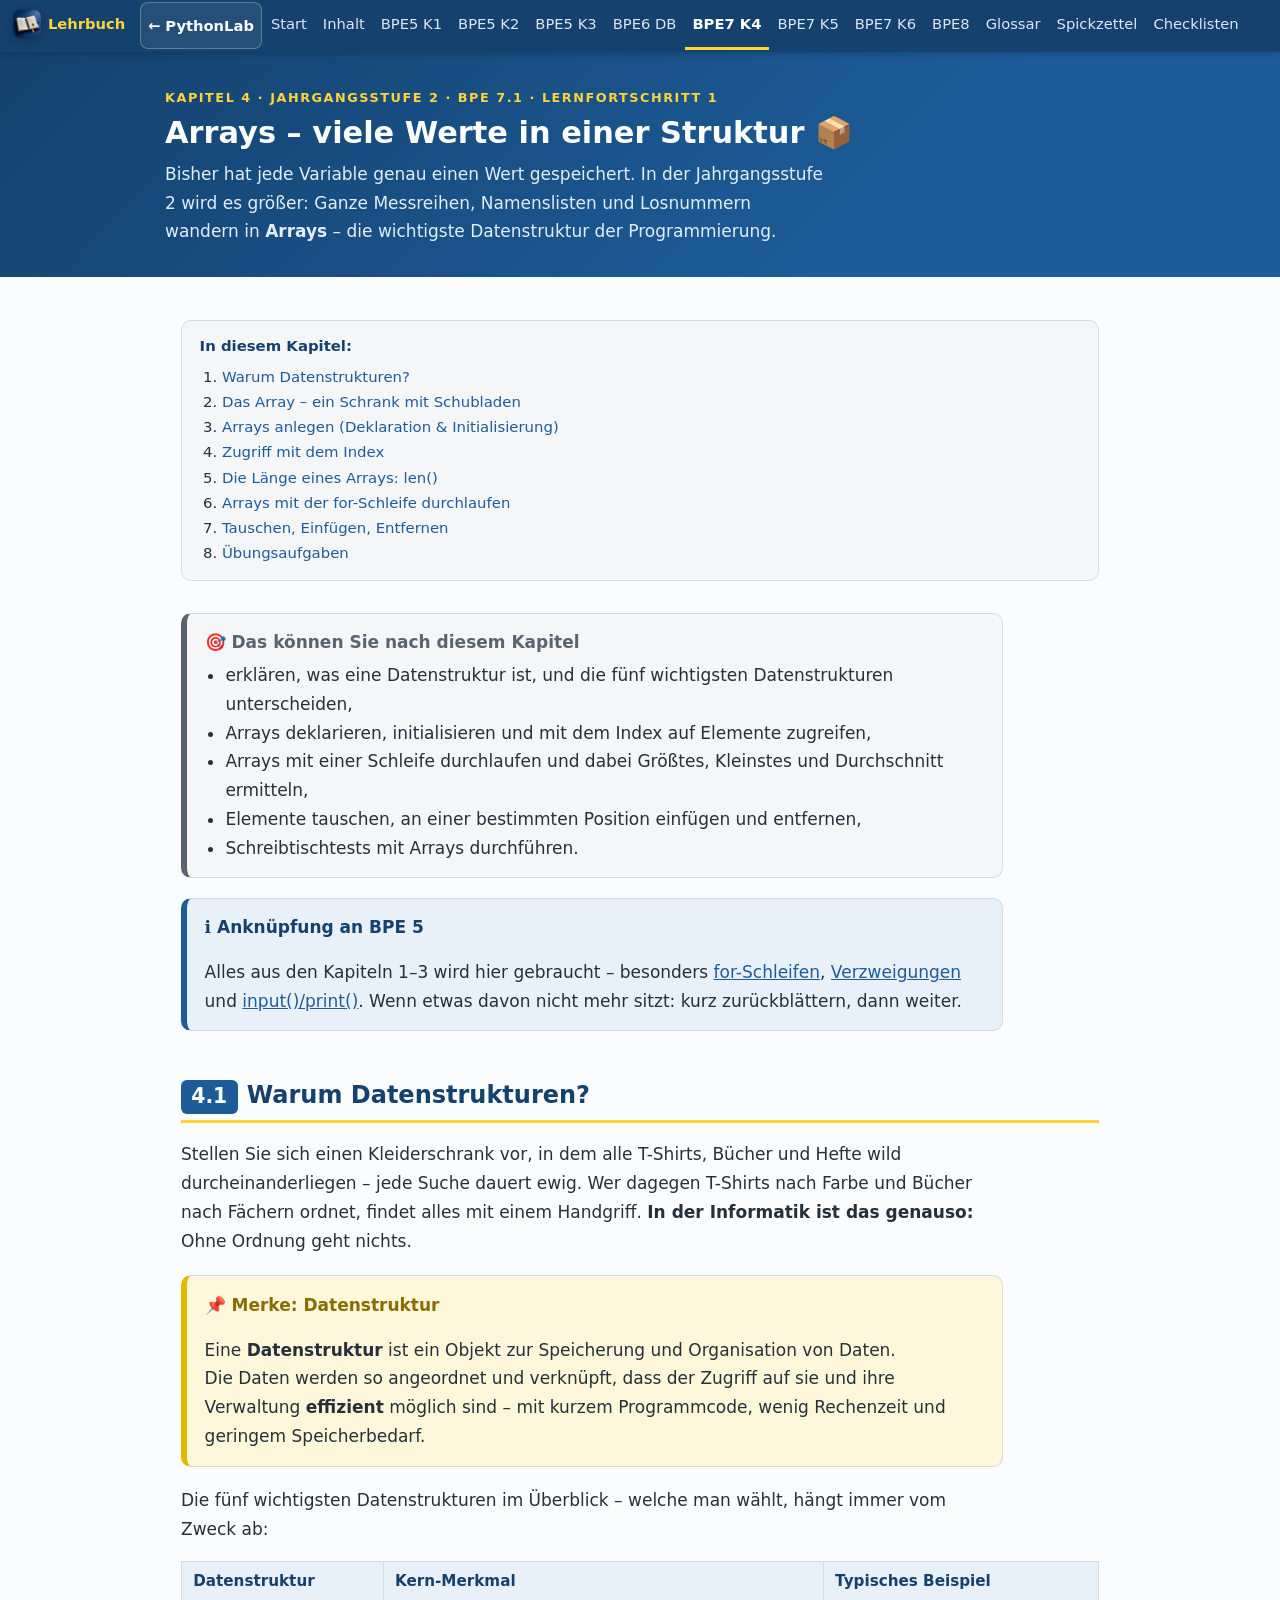
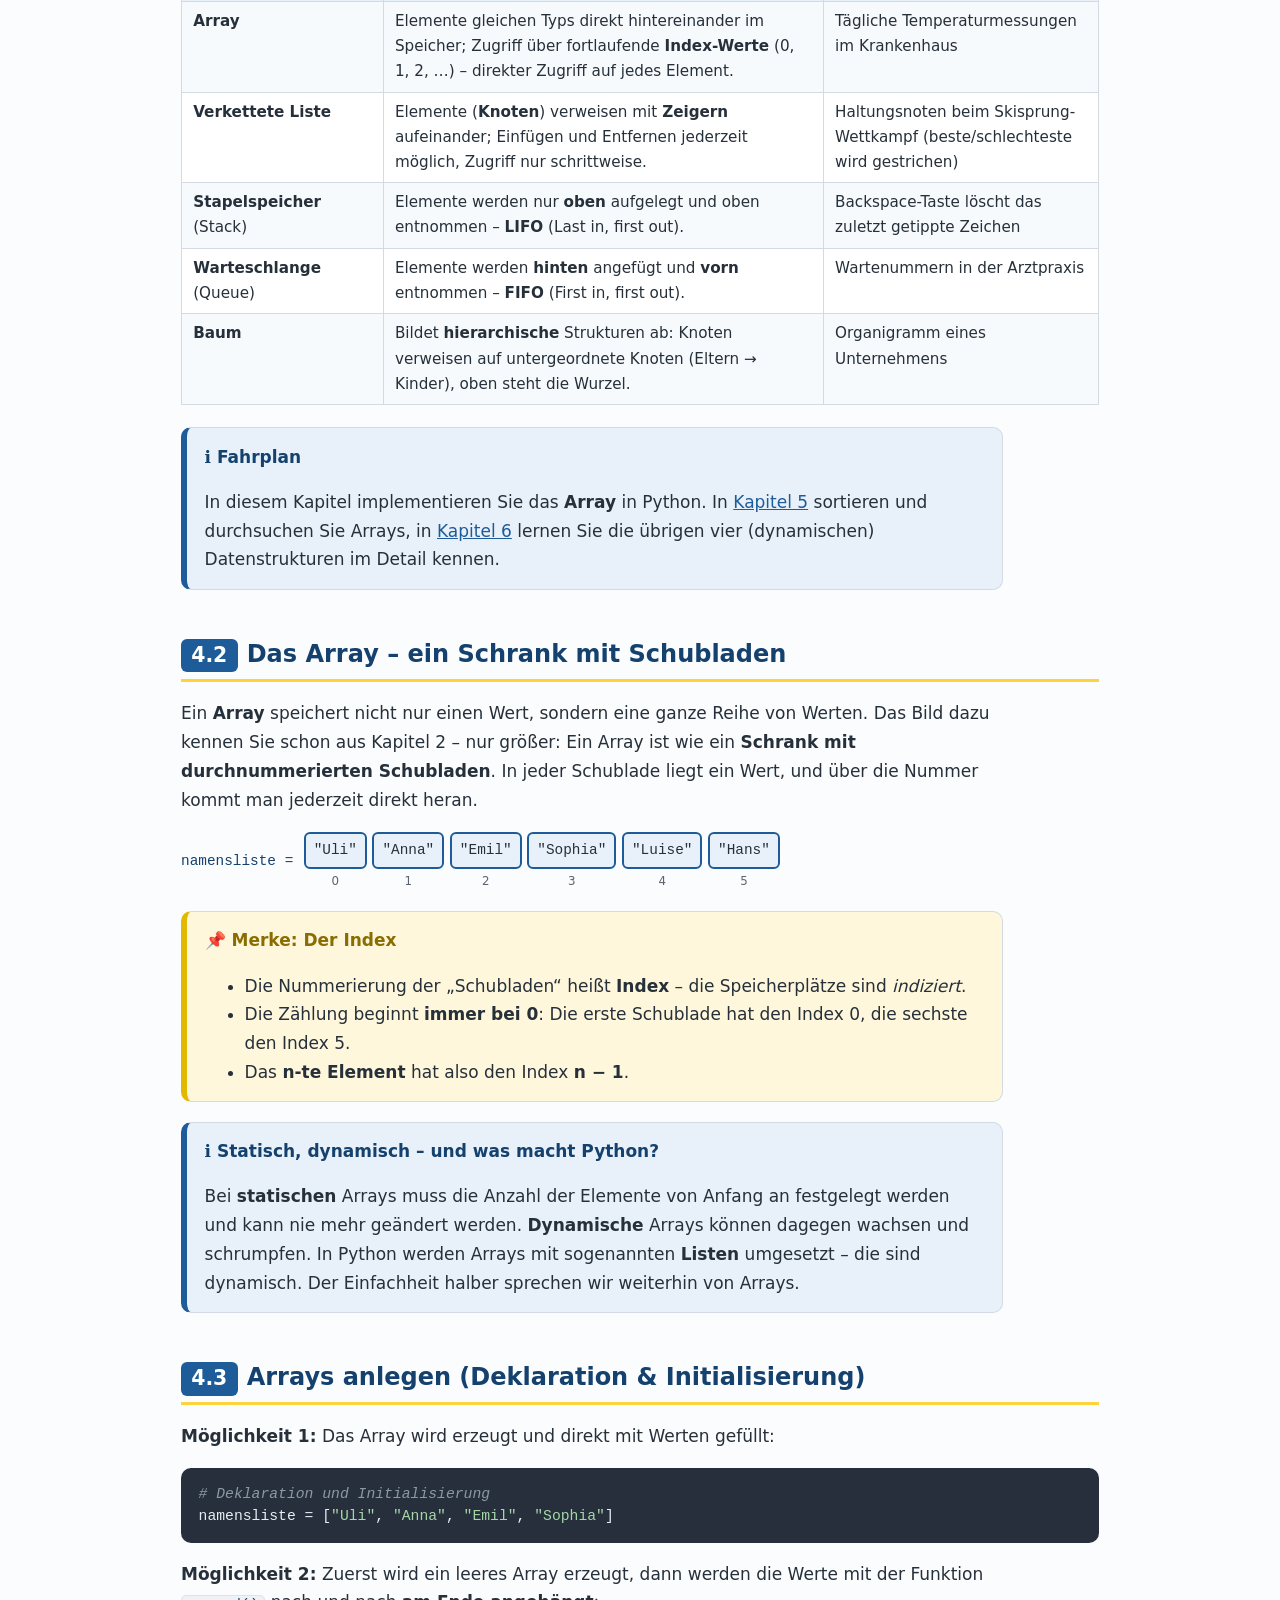
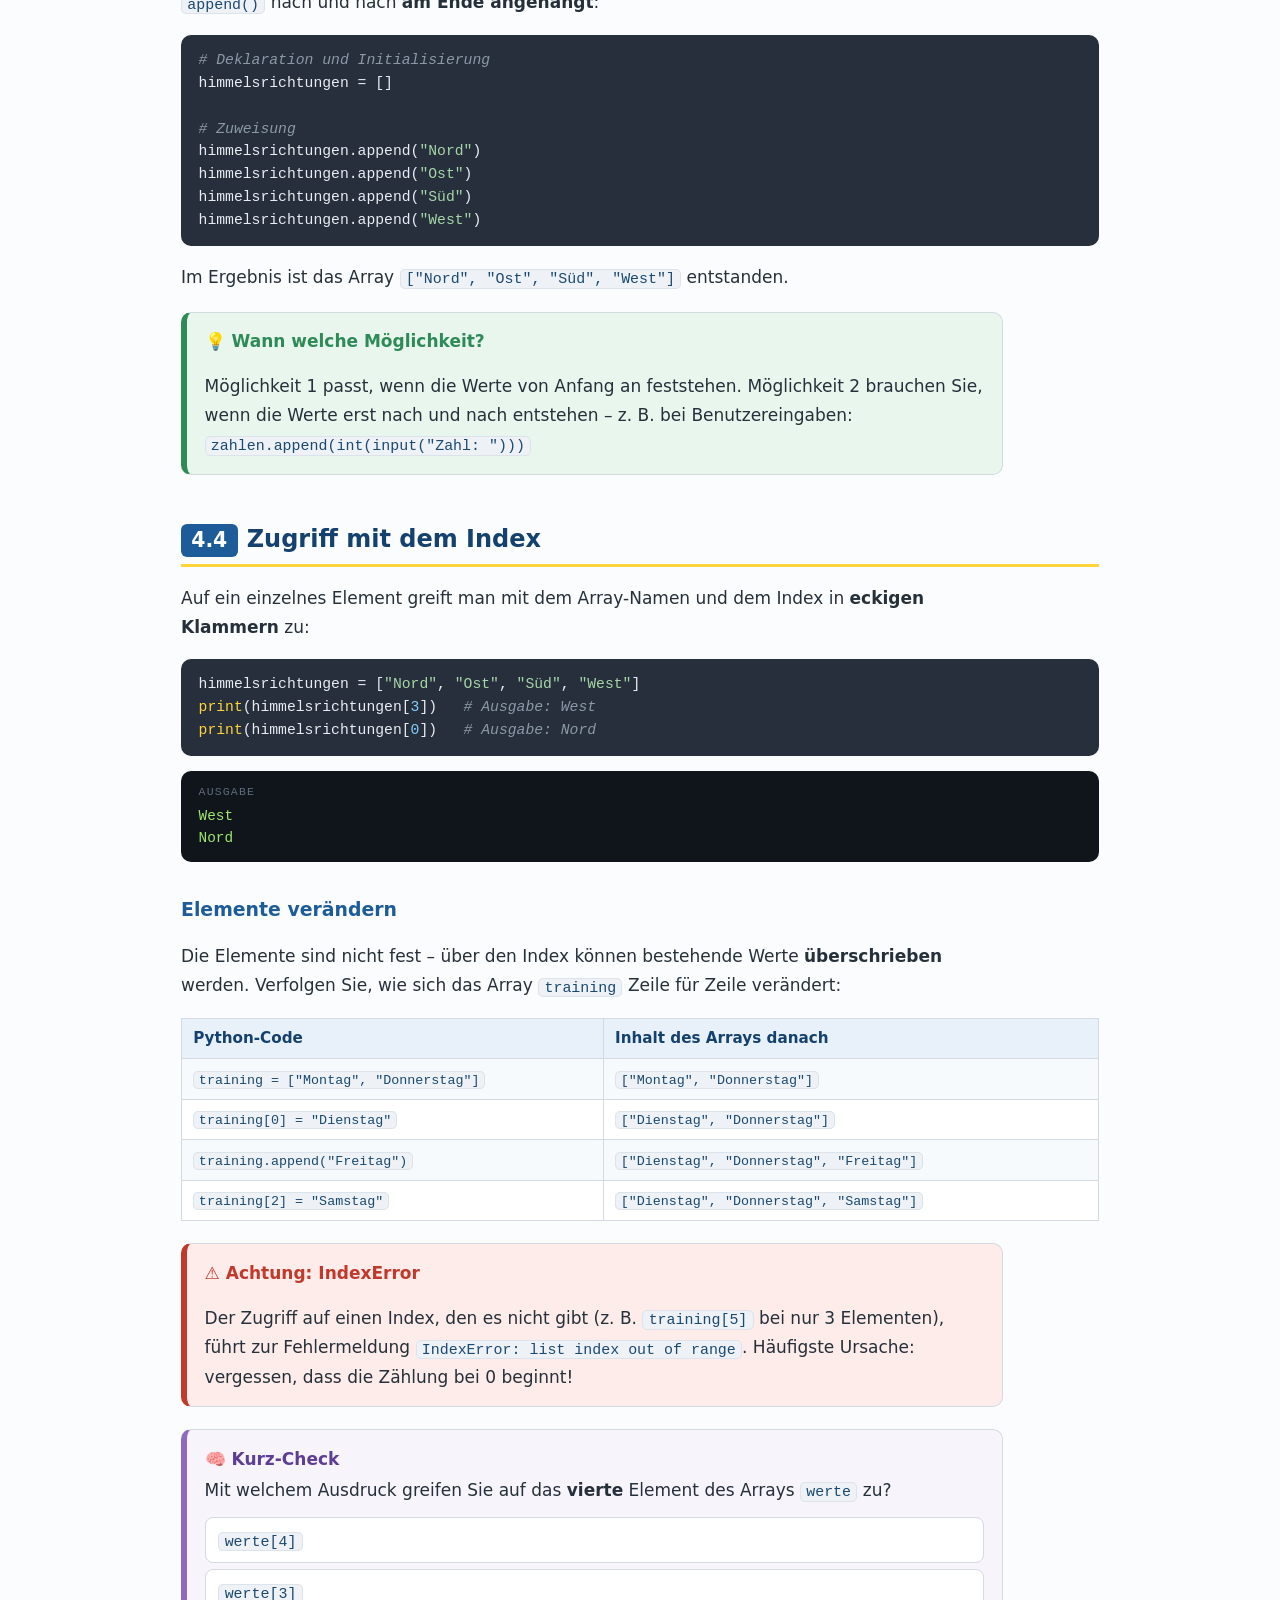
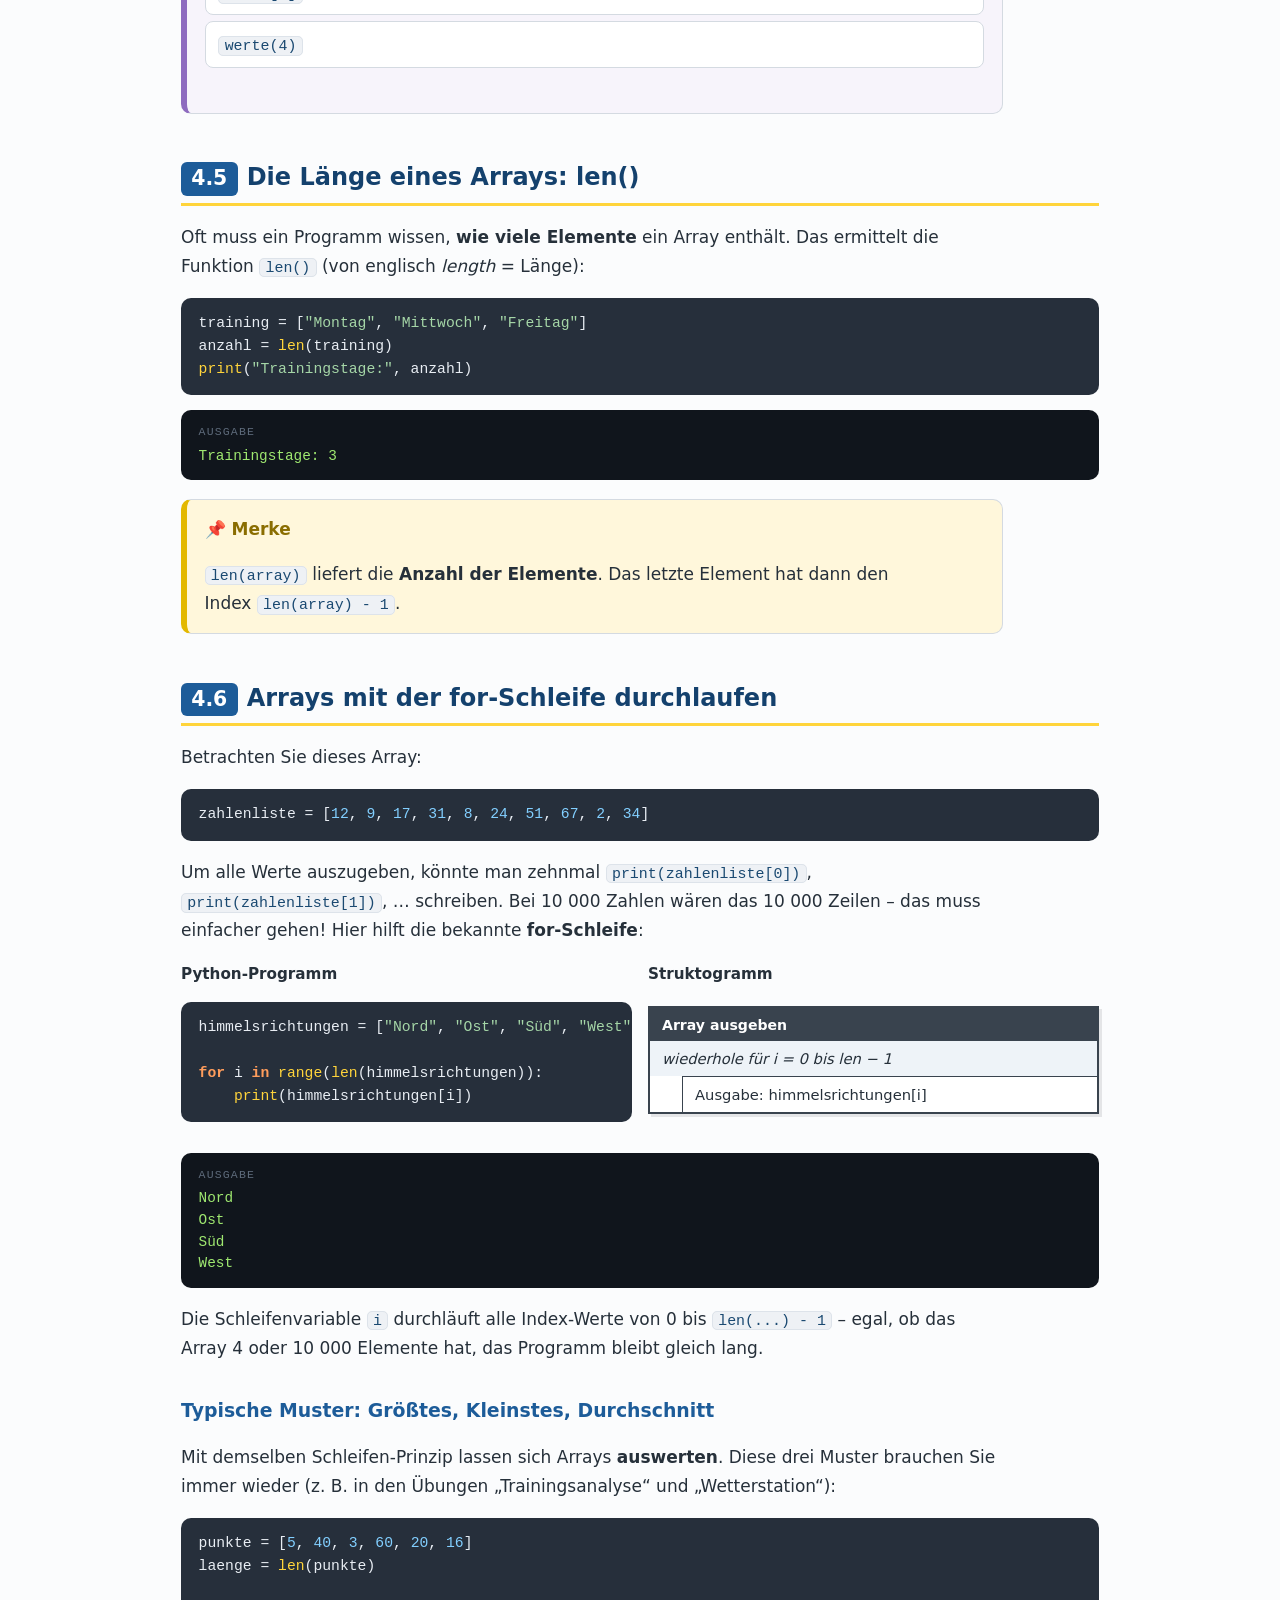
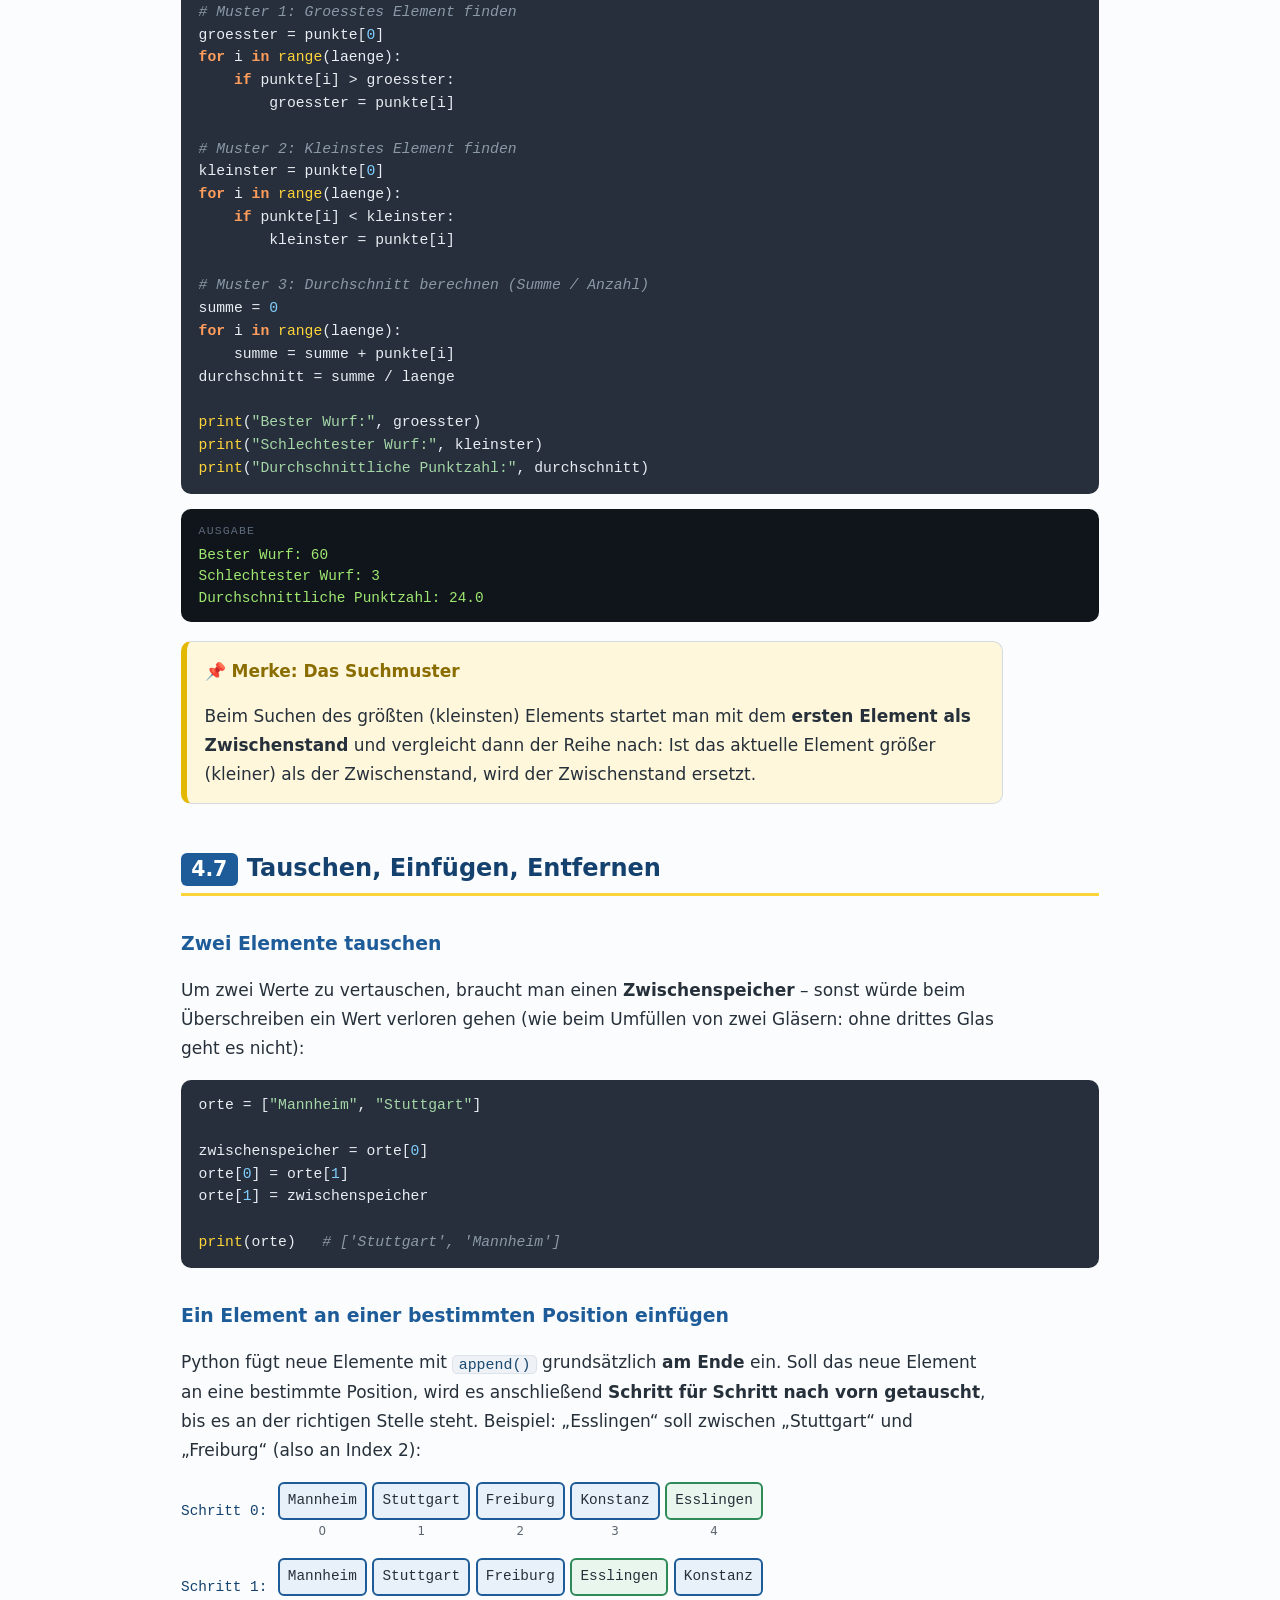
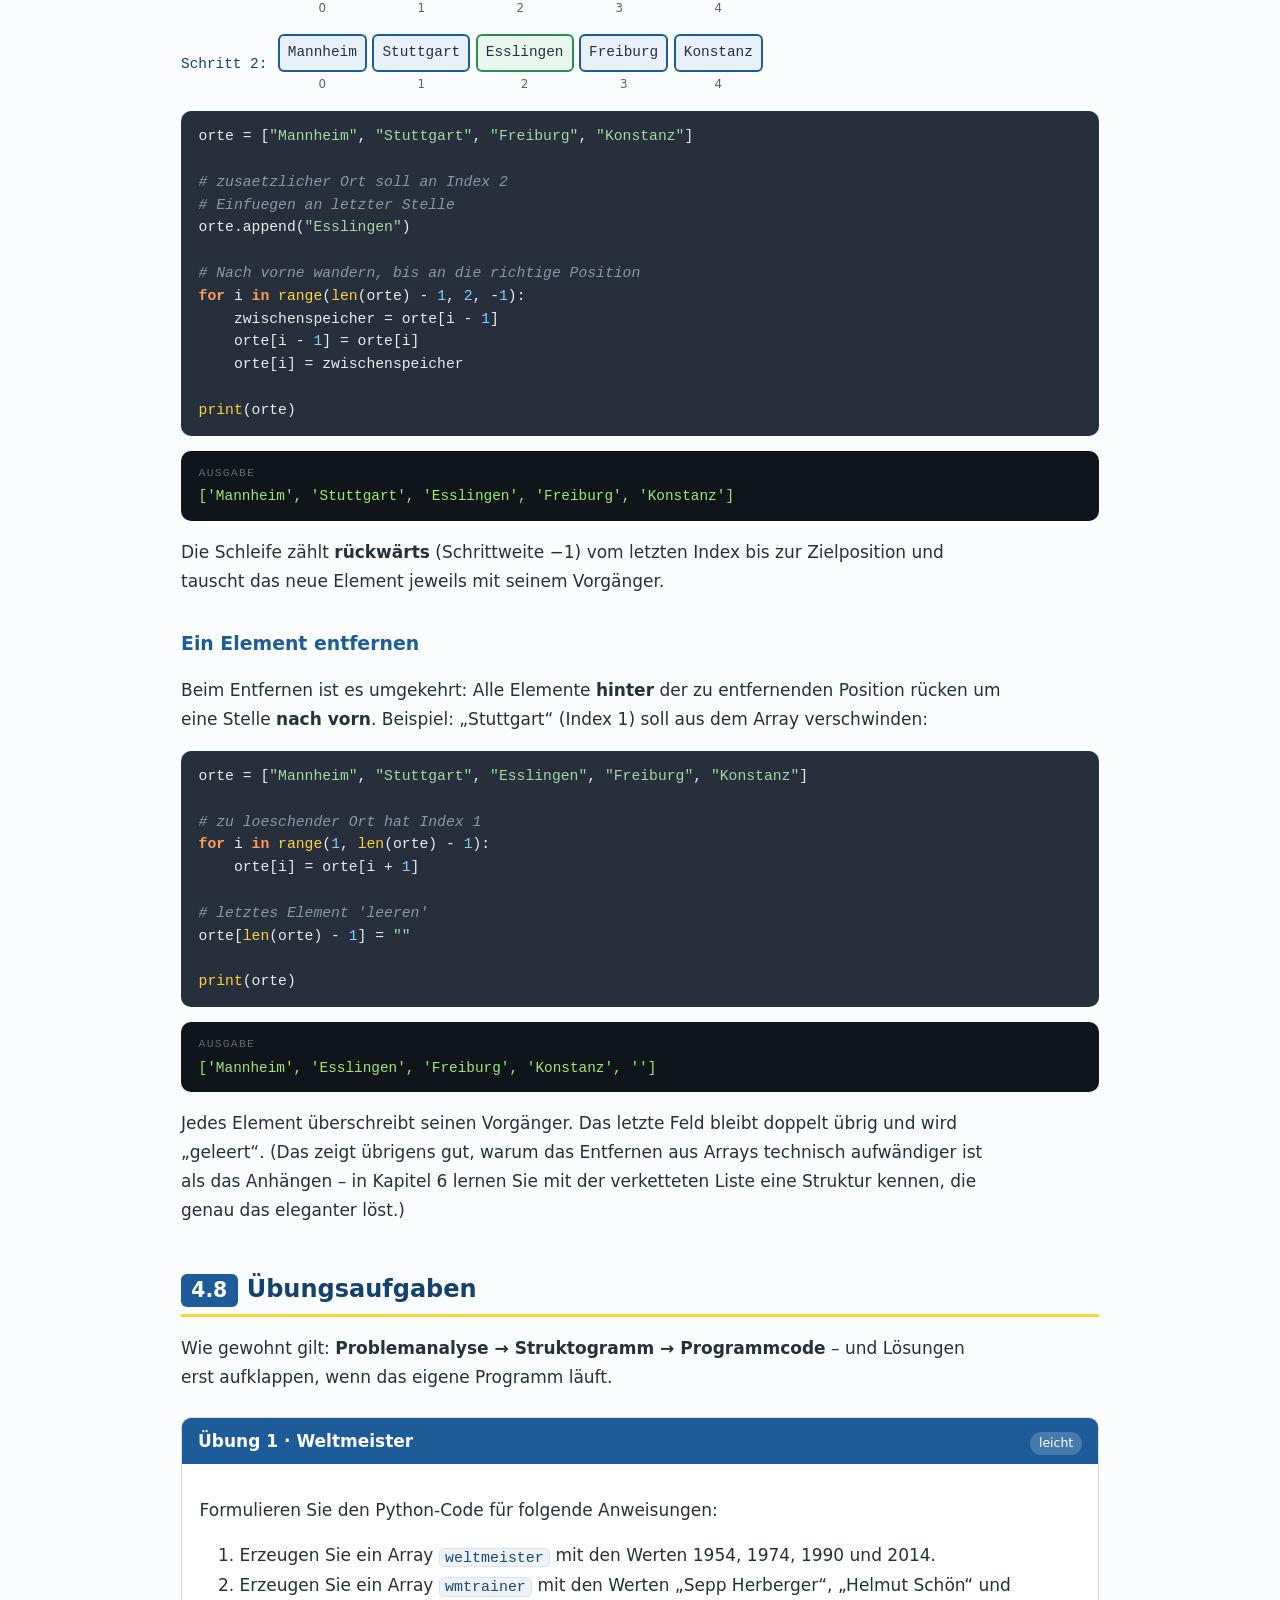
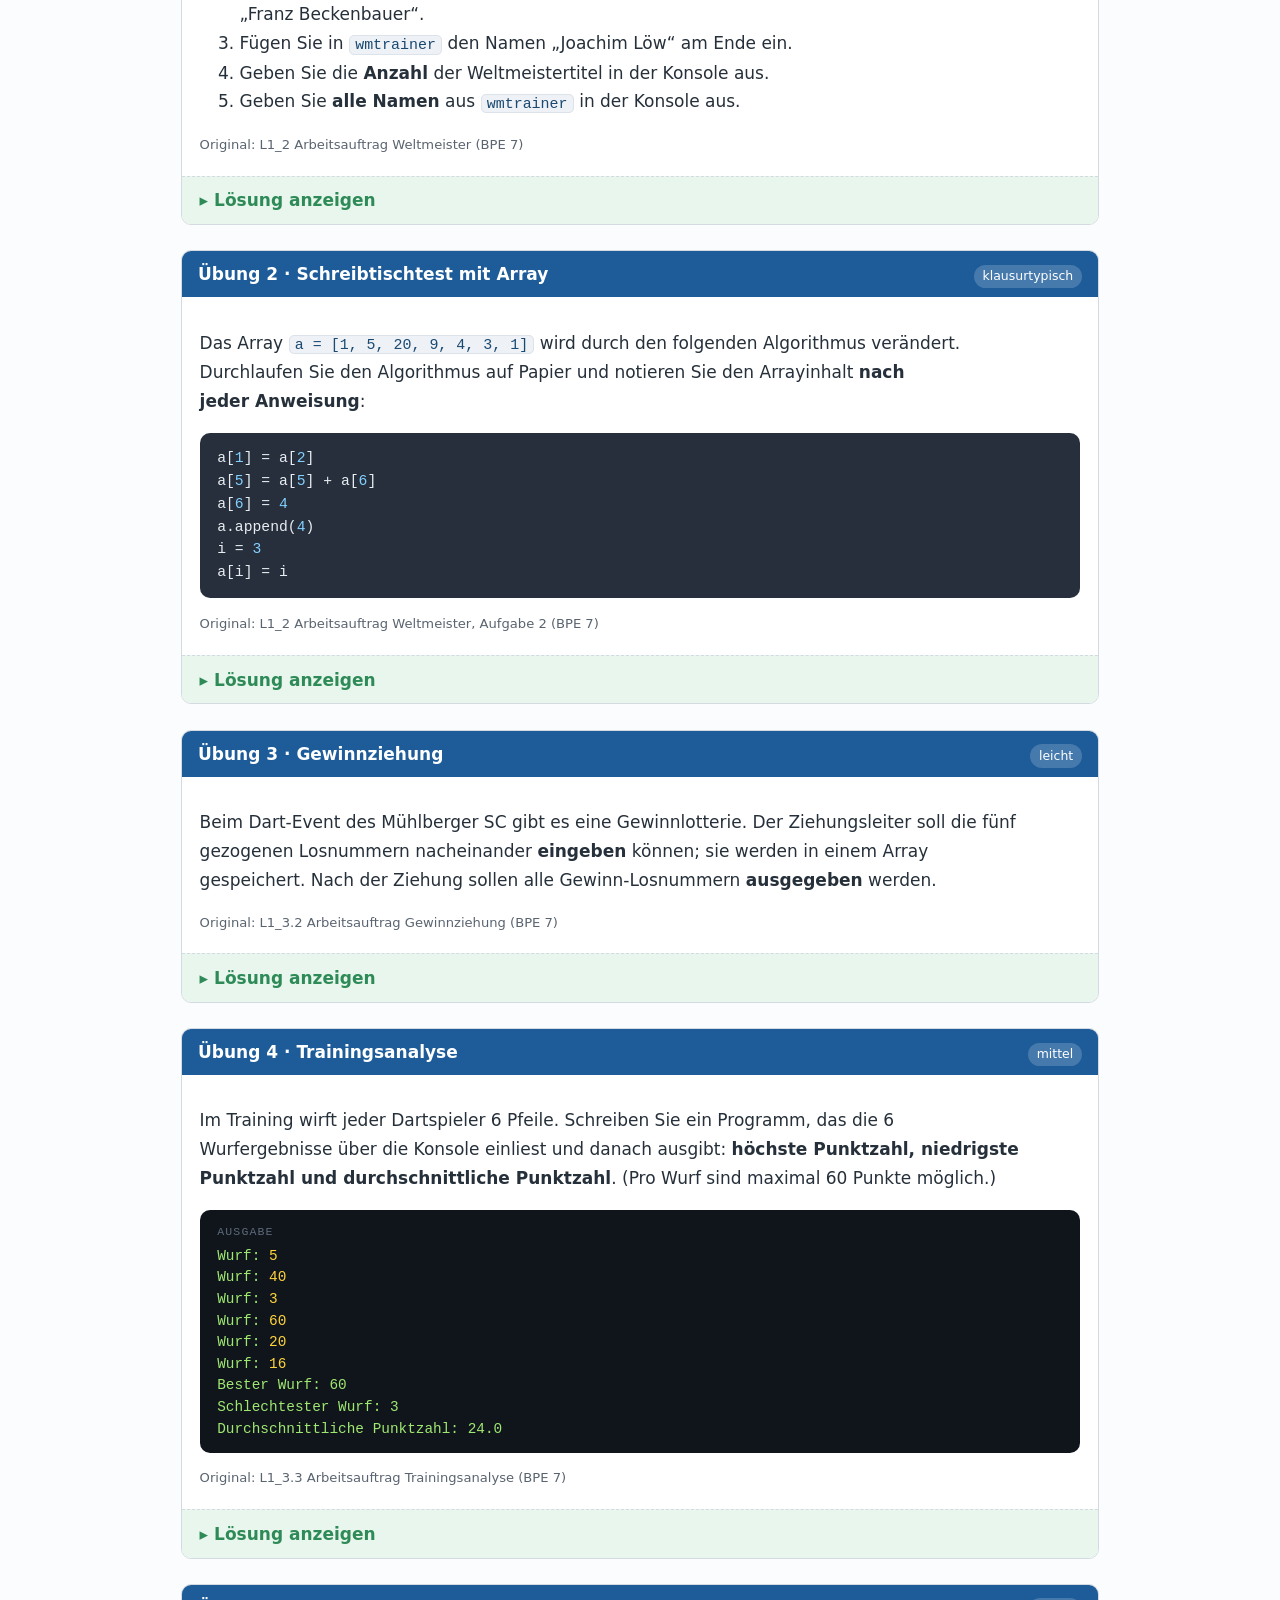
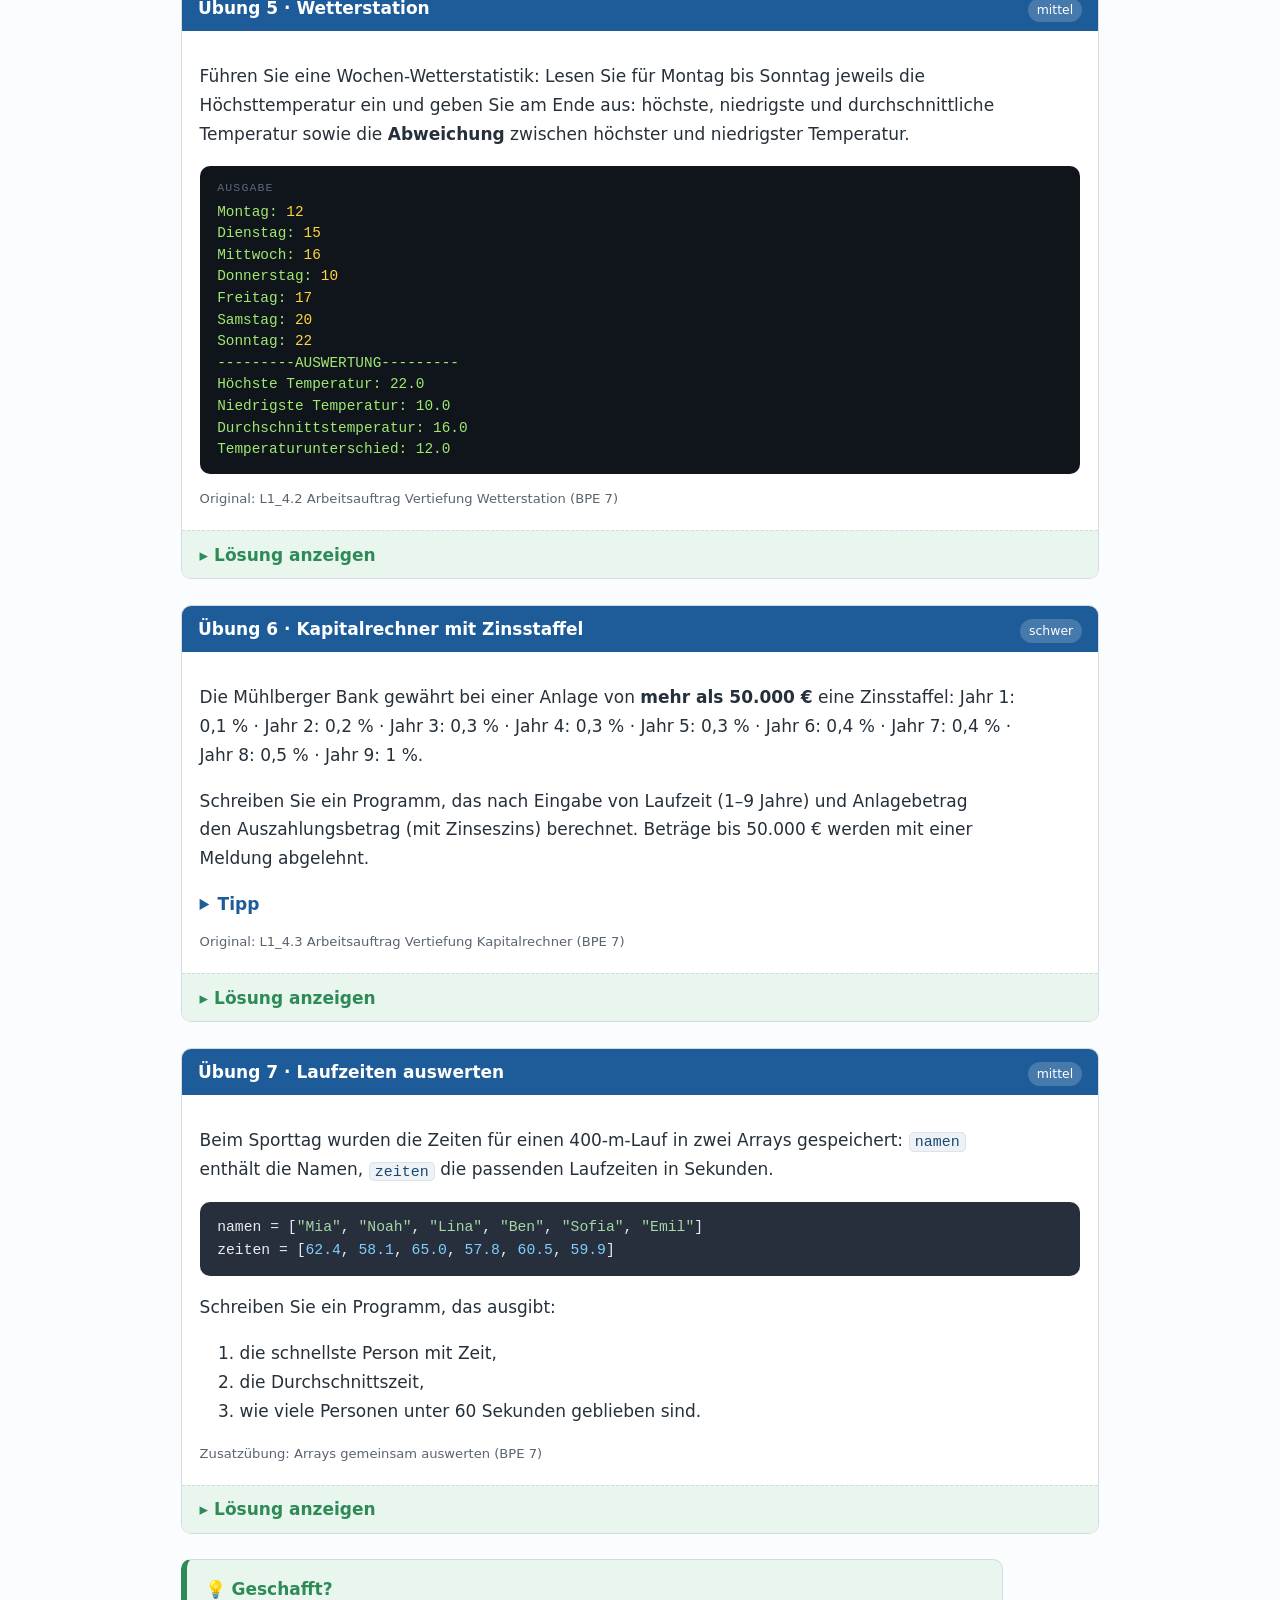
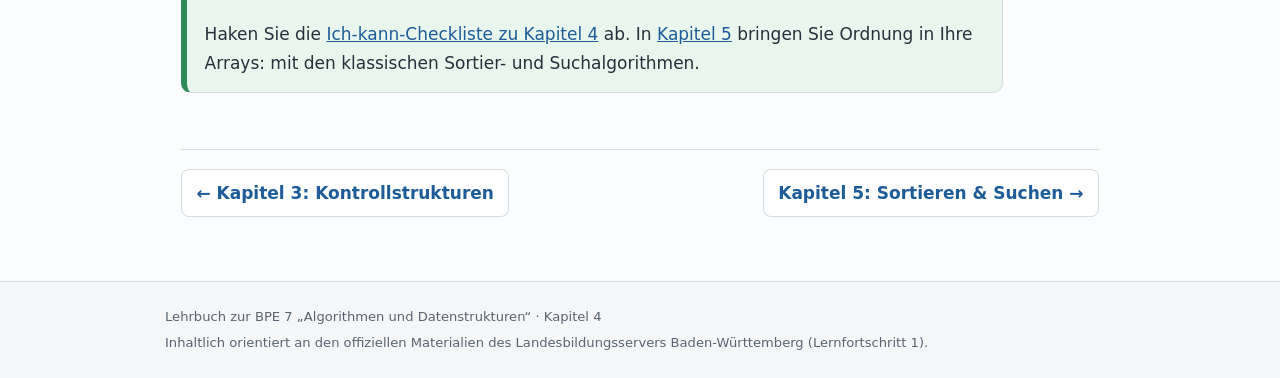
<file: kapitel-4-arrays.html>
<!DOCTYPE html>
<html lang="de">
<head>
<meta charset="UTF-8">
<meta name="viewport" content="width=device-width, initial-scale=1">
<title>Kapitel 4 · Arrays – Lehrbuch</title>
<link rel="icon" type="image/png" href="assets/lehrbuch-favicon.png?v=2.4.1">
<link rel="apple-touch-icon" href="assets/lehrbuch-apple-touch.png?v=2.4.1">
<link rel="stylesheet" href="assets/style.css?v=2.4.1">
</head>
<body>

<nav class="topnav">
  <div class="nav-inner">
    <a class="nav-logo" href="index.html"><img src="assets/lehrbuch-favicon.png" alt="" width="28" height="28"><span>Lehrbuch</span></a>
    <a class="lab-ruecklink" href="../PythonLab/index.html#workbook">← PythonLab</a>
    <a href="index.html">Start</a>
    <a href="inhaltsverzeichnis.html">Inhalt</a>
    <a href="kapitel-1-kara.html">BPE5 K1</a>
    <a href="kapitel-2-python-grundlagen.html">BPE5 K2</a>
    <a href="kapitel-3-kontrollstrukturen.html">BPE5 K3</a>
    <a href="bpe-6-relationale-datenbanken.html">BPE6 DB</a>
    <a href="kapitel-4-arrays.html" class="aktiv">BPE7 K4</a>
    <a href="kapitel-5-sortieren-suchen.html">BPE7 K5</a>
    <a href="kapitel-6-datenstrukturen.html">BPE7 K6</a>
    <a href="bpe-8-gesellschaftliche-aspekte.html">BPE8</a>
    <a href="glossar.html">Glossar</a>
    <a href="referenz.html">Spickzettel</a>
    <a href="checklisten.html">Checklisten</a>
  </div>
</nav>

<header class="seitenkopf">
  <div class="kopf-inner">
    <p class="dachzeile">Kapitel 4 · Jahrgangsstufe 2 · BPE 7.1 · Lernfortschritt 1</p>
    <h1>Arrays – viele Werte in einer Struktur 📦</h1>
    <p class="untertitel">
      Bisher hat jede Variable genau einen Wert gespeichert. In der Jahrgangsstufe 2
      wird es größer: Ganze Messreihen, Namenslisten und Losnummern wandern in
      <strong>Arrays</strong> – die wichtigste Datenstruktur der Programmierung.
    </p>
  </div>
</header>

<main>

<div class="kapitel-toc">
  <strong>In diesem Kapitel:</strong>
  <ol>
    <li><a href="#datenstrukturen">Warum Datenstrukturen?</a></li>
    <li><a href="#array">Das Array – ein Schrank mit Schubladen</a></li>
    <li><a href="#anlegen">Arrays anlegen (Deklaration &amp; Initialisierung)</a></li>
    <li><a href="#index">Zugriff mit dem Index</a></li>
    <li><a href="#laenge">Die Länge eines Arrays: len()</a></li>
    <li><a href="#schleife">Arrays mit der for-Schleife durchlaufen</a></li>
    <li><a href="#operationen">Tauschen, Einfügen, Entfernen</a></li>
    <li><a href="#uebungen">Übungsaufgaben</a></li>
  </ol>
</div>

<div class="box box-ziel">
  <span class="box-titel">🎯 Das können Sie nach diesem Kapitel</span>
  <ul>
    <li>erklären, was eine Datenstruktur ist, und die fünf wichtigsten Datenstrukturen unterscheiden,</li>
    <li>Arrays deklarieren, initialisieren und mit dem Index auf Elemente zugreifen,</li>
    <li>Arrays mit einer Schleife durchlaufen und dabei Größtes, Kleinstes und Durchschnitt ermitteln,</li>
    <li>Elemente tauschen, an einer bestimmten Position einfügen und entfernen,</li>
    <li>Schreibtischtests mit Arrays durchführen.</li>
  </ul>
</div>

<div class="box box-info">
  <span class="box-titel">ℹ️ Anknüpfung an BPE 5</span>
  <p>
    Alles aus den Kapiteln 1–3 wird hier gebraucht – besonders <a
    href="kapitel-3-kontrollstrukturen.html#for">for-Schleifen</a>, <a
    href="kapitel-3-kontrollstrukturen.html#if">Verzweigungen</a> und <a
    href="kapitel-2-python-grundlagen.html#input">input()/print()</a>. Wenn etwas
    davon nicht mehr sitzt: kurz zurückblättern, dann weiter.
  </p>
</div>

<!-- ============================================================ -->
<h2 id="datenstrukturen"><span class="knr">4.1</span>Warum Datenstrukturen?</h2>

<p>
  Stellen Sie sich einen Kleiderschrank vor, in dem alle T-Shirts, Bücher und Hefte
  wild durcheinanderliegen – jede Suche dauert ewig. Wer dagegen T-Shirts nach Farbe
  und Bücher nach Fächern ordnet, findet alles mit einem Handgriff.
  <strong>In der Informatik ist das genauso:</strong> Ohne Ordnung geht nichts.
</p>

<div class="box box-merke">
  <span class="box-titel">📌 Merke: Datenstruktur</span>
  <p>
    Eine <strong>Datenstruktur</strong> ist ein Objekt zur Speicherung und Organisation
    von Daten. Die Daten werden so angeordnet und verknüpft, dass der Zugriff auf sie
    und ihre Verwaltung <strong>effizient</strong> möglich sind – mit kurzem
    Programmcode, wenig Rechenzeit und geringem Speicherbedarf.
  </p>
</div>

<p>Die fünf wichtigsten Datenstrukturen im Überblick – welche man wählt, hängt immer vom Zweck ab:</p>

<table class="tab">
  <tr><th style="width:22%">Datenstruktur</th><th>Kern-Merkmal</th><th style="width:30%">Typisches Beispiel</th></tr>
  <tr>
    <td><strong>Array</strong></td>
    <td>Elemente gleichen Typs direkt hintereinander im Speicher; Zugriff über fortlaufende <strong>Index-Werte</strong> (0, 1, 2, …) – direkter Zugriff auf jedes Element.</td>
    <td>Tägliche Temperaturmessungen im Krankenhaus</td>
  </tr>
  <tr>
    <td><strong>Verkettete Liste</strong></td>
    <td>Elemente (<strong>Knoten</strong>) verweisen mit <strong>Zeigern</strong> aufeinander; Einfügen und Entfernen jederzeit möglich, Zugriff nur schrittweise.</td>
    <td>Haltungsnoten beim Skisprung-Wettkampf (beste/schlechteste wird gestrichen)</td>
  </tr>
  <tr>
    <td><strong>Stapelspeicher</strong> (Stack)</td>
    <td>Elemente werden nur <strong>oben</strong> aufgelegt und oben entnommen – <strong>LIFO</strong> (Last in, first out).</td>
    <td>Backspace-Taste löscht das zuletzt getippte Zeichen</td>
  </tr>
  <tr>
    <td><strong>Warteschlange</strong> (Queue)</td>
    <td>Elemente werden <strong>hinten</strong> angefügt und <strong>vorn</strong> entnommen – <strong>FIFO</strong> (First in, first out).</td>
    <td>Wartenummern in der Arztpraxis</td>
  </tr>
  <tr>
    <td><strong>Baum</strong></td>
    <td>Bildet <strong>hierarchische</strong> Strukturen ab: Knoten verweisen auf untergeordnete Knoten (Eltern → Kinder), oben steht die Wurzel.</td>
    <td>Organigramm eines Unternehmens</td>
  </tr>
</table>

<div class="box box-info">
  <span class="box-titel">ℹ️ Fahrplan</span>
  <p>
    In diesem Kapitel implementieren Sie das <strong>Array</strong> in Python.
    In <a href="kapitel-5-sortieren-suchen.html">Kapitel 5</a> sortieren und
    durchsuchen Sie Arrays, in <a href="kapitel-6-datenstrukturen.html">Kapitel 6</a>
    lernen Sie die übrigen vier (dynamischen) Datenstrukturen im Detail kennen.
  </p>
</div>

<!-- ============================================================ -->
<h2 id="array"><span class="knr">4.2</span>Das Array – ein Schrank mit Schubladen</h2>

<p>
  Ein <strong>Array</strong> speichert nicht nur einen Wert, sondern eine ganze Reihe
  von Werten. Das Bild dazu kennen Sie schon aus Kapitel 2 – nur größer: Ein Array
  ist wie ein <strong>Schrank mit durchnummerierten Schubladen</strong>. In jeder
  Schublade liegt ein Wert, und über die Nummer kommt man jederzeit direkt heran.
</p>

<div class="arr">
  <span class="arr-name">namensliste =</span>
  <div class="zelle"><div class="wert">"Uli"</div><div class="idx">0</div></div>
  <div class="zelle"><div class="wert">"Anna"</div><div class="idx">1</div></div>
  <div class="zelle"><div class="wert">"Emil"</div><div class="idx">2</div></div>
  <div class="zelle"><div class="wert">"Sophia"</div><div class="idx">3</div></div>
  <div class="zelle"><div class="wert">"Luise"</div><div class="idx">4</div></div>
  <div class="zelle"><div class="wert">"Hans"</div><div class="idx">5</div></div>
</div>

<div class="box box-merke">
  <span class="box-titel">📌 Merke: Der Index</span>
  <ul>
    <li>Die Nummerierung der „Schubladen“ heißt <strong>Index</strong> – die Speicherplätze sind <em>indiziert</em>.</li>
    <li>Die Zählung beginnt <strong>immer bei 0</strong>: Die erste Schublade hat den Index 0, die sechste den Index 5.</li>
    <li>Das <strong>n-te Element</strong> hat also den Index <strong>n − 1</strong>.</li>
  </ul>
</div>

<div class="box box-info">
  <span class="box-titel">ℹ️ Statisch, dynamisch – und was macht Python?</span>
  <p>
    Bei <strong>statischen</strong> Arrays muss die Anzahl der Elemente von Anfang an
    festgelegt werden und kann nie mehr geändert werden. <strong>Dynamische</strong>
    Arrays können dagegen wachsen und schrumpfen. In Python werden Arrays mit
    sogenannten <strong>Listen</strong> umgesetzt – die sind dynamisch. Der Einfachheit
    halber sprechen wir weiterhin von Arrays.
  </p>
</div>

<!-- ============================================================ -->
<h2 id="anlegen"><span class="knr">4.3</span>Arrays anlegen (Deklaration &amp; Initialisierung)</h2>

<p><strong>Möglichkeit 1:</strong> Das Array wird erzeugt und direkt mit Werten gefüllt:</p>

<pre class="code"># Deklaration und Initialisierung
namensliste = ["Uli", "Anna", "Emil", "Sophia"]</pre>

<p>
  <strong>Möglichkeit 2:</strong> Zuerst wird ein leeres Array erzeugt, dann werden
  die Werte mit der Funktion <code>append()</code> nach und nach <strong>am Ende
  angehängt</strong>:
</p>

<pre class="code"># Deklaration und Initialisierung
himmelsrichtungen = []

# Zuweisung
himmelsrichtungen.append("Nord")
himmelsrichtungen.append("Ost")
himmelsrichtungen.append("Süd")
himmelsrichtungen.append("West")</pre>

<p>Im Ergebnis ist das Array <code>["Nord", "Ost", "Süd", "West"]</code> entstanden.</p>

<div class="box box-tipp">
  <span class="box-titel">💡 Wann welche Möglichkeit?</span>
  <p>
    Möglichkeit 1 passt, wenn die Werte von Anfang an feststehen. Möglichkeit 2
    brauchen Sie, wenn die Werte erst nach und nach entstehen – z.&nbsp;B. bei
    Benutzereingaben: <code>zahlen.append(int(input("Zahl: ")))</code>
  </p>
</div>

<!-- ============================================================ -->
<h2 id="index"><span class="knr">4.4</span>Zugriff mit dem Index</h2>

<p>
  Auf ein einzelnes Element greift man mit dem Array-Namen und dem Index in
  <strong>eckigen Klammern</strong> zu:
</p>

<pre class="code">himmelsrichtungen = ["Nord", "Ost", "Süd", "West"]
print(himmelsrichtungen[3])   # Ausgabe: West
print(himmelsrichtungen[0])   # Ausgabe: Nord</pre>

<pre class="output">West
Nord</pre>

<h3>Elemente verändern</h3>

<p>
  Die Elemente sind nicht fest – über den Index können bestehende Werte
  <strong>überschrieben</strong> werden. Verfolgen Sie, wie sich das Array
  <code>training</code> Zeile für Zeile verändert:
</p>

<table class="tab">
  <tr><th style="width:46%">Python-Code</th><th>Inhalt des Arrays danach</th></tr>
  <tr><td><code>training = ["Montag", "Donnerstag"]</code></td><td><code>["Montag", "Donnerstag"]</code></td></tr>
  <tr><td><code>training[0] = "Dienstag"</code></td><td><code>["Dienstag", "Donnerstag"]</code></td></tr>
  <tr><td><code>training.append("Freitag")</code></td><td><code>["Dienstag", "Donnerstag", "Freitag"]</code></td></tr>
  <tr><td><code>training[2] = "Samstag"</code></td><td><code>["Dienstag", "Donnerstag", "Samstag"]</code></td></tr>
</table>

<div class="box box-achtung">
  <span class="box-titel">⚠️ Achtung: IndexError</span>
  <p>
    Der Zugriff auf einen Index, den es nicht gibt (z.&nbsp;B. <code>training[5]</code>
    bei nur 3 Elementen), führt zur Fehlermeldung
    <code>IndexError: list index out of range</code>. Häufigste Ursache: vergessen,
    dass die Zählung bei 0 beginnt!
  </p>
</div>

<div class="quiz" data-erklaerung="Die Zählung beginnt bei 0 – das vierte Element hat den Index 3.">
  <span class="quiz-titel">🧠 Kurz-Check</span>
  <p class="quiz-frage">Mit welchem Ausdruck greifen Sie auf das <strong>vierte</strong> Element des Arrays <code>werte</code> zu?</p>
  <button class="antwort"><code>werte[4]</code></button>
  <button class="antwort" data-richtig><code>werte[3]</code></button>
  <button class="antwort"><code>werte(4)</code></button>
  <p class="quiz-feedback"></p>
</div>

<!-- ============================================================ -->
<h2 id="laenge"><span class="knr">4.5</span>Die Länge eines Arrays: len()</h2>

<p>
  Oft muss ein Programm wissen, <strong>wie viele Elemente</strong> ein Array enthält.
  Das ermittelt die Funktion <code>len()</code> (von englisch <em>length</em> = Länge):
</p>

<pre class="code">training = ["Montag", "Mittwoch", "Freitag"]
anzahl = len(training)
print("Trainingstage:", anzahl)</pre>

<pre class="output">Trainingstage: 3</pre>

<div class="box box-merke">
  <span class="box-titel">📌 Merke</span>
  <p>
    <code>len(array)</code> liefert die <strong>Anzahl der Elemente</strong>.
    Das letzte Element hat dann den Index <code>len(array) - 1</code>.
  </p>
</div>

<!-- ============================================================ -->
<h2 id="schleife"><span class="knr">4.6</span>Arrays mit der for-Schleife durchlaufen</h2>

<p>Betrachten Sie dieses Array:</p>

<pre class="code">zahlenliste = [12, 9, 17, 31, 8, 24, 51, 67, 2, 34]</pre>

<p>
  Um alle Werte auszugeben, könnte man zehnmal <code>print(zahlenliste[0])</code>,
  <code>print(zahlenliste[1])</code>, … schreiben. Bei 10&nbsp;000 Zahlen wären das
  10&nbsp;000 Zeilen – das muss einfacher gehen! Hier hilft die bekannte
  <strong>for-Schleife</strong>:
</p>

<div class="vergleich">
  <div>
    <h4>Python-Programm</h4>
<pre class="code">himmelsrichtungen = ["Nord", "Ost", "Süd", "West"]

for i in range(len(himmelsrichtungen)):
    print(himmelsrichtungen[i])</pre>
  </div>
  <div>
    <h4>Struktogramm</h4>
    <div class="stg">
      <div class="stg-titel">Array ausgeben</div>
      <div class="stg-schleife">
        <div class="stg-schleife-kopf">wiederhole für i = 0 bis len − 1</div>
        <div class="stg-schleife-koerper">
          <div class="stg-zeile">Ausgabe: himmelsrichtungen[i]</div>
        </div>
      </div>
    </div>
  </div>
</div>

<pre class="output">Nord
Ost
Süd
West</pre>

<p>
  Die Schleifenvariable <code>i</code> durchläuft alle Index-Werte von 0 bis
  <code>len(...) - 1</code> – egal, ob das Array 4 oder 10&nbsp;000 Elemente hat, das
  Programm bleibt gleich lang.
</p>

<h3>Typische Muster: Größtes, Kleinstes, Durchschnitt</h3>

<p>
  Mit demselben Schleifen-Prinzip lassen sich Arrays <strong>auswerten</strong>.
  Diese drei Muster brauchen Sie immer wieder (z.&nbsp;B. in den Übungen
  „Trainingsanalyse“ und „Wetterstation“):
</p>

<pre class="code">punkte = [5, 40, 3, 60, 20, 16]
laenge = len(punkte)

# Muster 1: Groesstes Element finden
groesster = punkte[0]
for i in range(laenge):
    if punkte[i] &gt; groesster:
        groesster = punkte[i]

# Muster 2: Kleinstes Element finden
kleinster = punkte[0]
for i in range(laenge):
    if punkte[i] &lt; kleinster:
        kleinster = punkte[i]

# Muster 3: Durchschnitt berechnen (Summe / Anzahl)
summe = 0
for i in range(laenge):
    summe = summe + punkte[i]
durchschnitt = summe / laenge

print("Bester Wurf:", groesster)
print("Schlechtester Wurf:", kleinster)
print("Durchschnittliche Punktzahl:", durchschnitt)</pre>

<pre class="output">Bester Wurf: 60
Schlechtester Wurf: 3
Durchschnittliche Punktzahl: 24.0</pre>

<div class="box box-merke">
  <span class="box-titel">📌 Merke: Das Suchmuster</span>
  <p>
    Beim Suchen des größten (kleinsten) Elements startet man mit dem
    <strong>ersten Element als Zwischenstand</strong> und vergleicht dann der Reihe
    nach: Ist das aktuelle Element größer (kleiner) als der Zwischenstand, wird der
    Zwischenstand ersetzt.
  </p>
</div>

<!-- ============================================================ -->
<h2 id="operationen"><span class="knr">4.7</span>Tauschen, Einfügen, Entfernen</h2>

<h3>Zwei Elemente tauschen</h3>

<p>
  Um zwei Werte zu vertauschen, braucht man einen <strong>Zwischenspeicher</strong> –
  sonst würde beim Überschreiben ein Wert verloren gehen (wie beim Umfüllen von zwei
  Gläsern: ohne drittes Glas geht es nicht):
</p>

<pre class="code">orte = ["Mannheim", "Stuttgart"]

zwischenspeicher = orte[0]
orte[0] = orte[1]
orte[1] = zwischenspeicher

print(orte)   # ['Stuttgart', 'Mannheim']</pre>

<h3>Ein Element an einer bestimmten Position einfügen</h3>

<p>
  Python fügt neue Elemente mit <code>append()</code> grundsätzlich <strong>am Ende</strong>
  ein. Soll das neue Element an eine bestimmte Position, wird es anschließend
  <strong>Schritt für Schritt nach vorn getauscht</strong>, bis es an der richtigen
  Stelle steht. Beispiel: „Esslingen“ soll zwischen „Stuttgart“ und „Freiburg“
  (also an Index 2):
</p>

<div class="arr">
  <span class="arr-name">Schritt 0:</span>
  <div class="zelle"><div class="wert">Mannheim</div><div class="idx">0</div></div>
  <div class="zelle"><div class="wert">Stuttgart</div><div class="idx">1</div></div>
  <div class="zelle"><div class="wert">Freiburg</div><div class="idx">2</div></div>
  <div class="zelle"><div class="wert">Konstanz</div><div class="idx">3</div></div>
  <div class="zelle neu"><div class="wert">Esslingen</div><div class="idx">4</div></div>
</div>

<div class="arr">
  <span class="arr-name">Schritt 1:</span>
  <div class="zelle"><div class="wert">Mannheim</div><div class="idx">0</div></div>
  <div class="zelle"><div class="wert">Stuttgart</div><div class="idx">1</div></div>
  <div class="zelle"><div class="wert">Freiburg</div><div class="idx">2</div></div>
  <div class="zelle neu"><div class="wert">Esslingen</div><div class="idx">3</div></div>
  <div class="zelle"><div class="wert">Konstanz</div><div class="idx">4</div></div>
</div>

<div class="arr">
  <span class="arr-name">Schritt 2:</span>
  <div class="zelle"><div class="wert">Mannheim</div><div class="idx">0</div></div>
  <div class="zelle"><div class="wert">Stuttgart</div><div class="idx">1</div></div>
  <div class="zelle neu"><div class="wert">Esslingen</div><div class="idx">2</div></div>
  <div class="zelle"><div class="wert">Freiburg</div><div class="idx">3</div></div>
  <div class="zelle"><div class="wert">Konstanz</div><div class="idx">4</div></div>
</div>

<pre class="code">orte = ["Mannheim", "Stuttgart", "Freiburg", "Konstanz"]

# zusaetzlicher Ort soll an Index 2
# Einfuegen an letzter Stelle
orte.append("Esslingen")

# Nach vorne wandern, bis an die richtige Position
for i in range(len(orte) - 1, 2, -1):
    zwischenspeicher = orte[i - 1]
    orte[i - 1] = orte[i]
    orte[i] = zwischenspeicher

print(orte)</pre>

<pre class="output">['Mannheim', 'Stuttgart', 'Esslingen', 'Freiburg', 'Konstanz']</pre>

<p>
  Die Schleife zählt <strong>rückwärts</strong> (Schrittweite −1) vom letzten Index
  bis zur Zielposition und tauscht das neue Element jeweils mit seinem Vorgänger.
</p>

<h3>Ein Element entfernen</h3>

<p>
  Beim Entfernen ist es umgekehrt: Alle Elemente <strong>hinter</strong> der zu
  entfernenden Position rücken um eine Stelle <strong>nach vorn</strong>. Beispiel:
  „Stuttgart“ (Index 1) soll aus dem Array verschwinden:
</p>

<pre class="code">orte = ["Mannheim", "Stuttgart", "Esslingen", "Freiburg", "Konstanz"]

# zu loeschender Ort hat Index 1
for i in range(1, len(orte) - 1):
    orte[i] = orte[i + 1]

# letztes Element 'leeren'
orte[len(orte) - 1] = ""

print(orte)</pre>

<pre class="output">['Mannheim', 'Esslingen', 'Freiburg', 'Konstanz', '']</pre>

<p>
  Jedes Element überschreibt seinen Vorgänger. Das letzte Feld bleibt doppelt übrig
  und wird „geleert“. (Das zeigt übrigens gut, warum das Entfernen aus Arrays
  technisch aufwändiger ist als das Anhängen – in Kapitel 6 lernen Sie mit der
  verketteten Liste eine Struktur kennen, die genau das eleganter löst.)
</p>

<!-- ============================================================ -->
<h2 id="uebungen"><span class="knr">4.8</span>Übungsaufgaben</h2>

<p>
  Wie gewohnt gilt: <strong>Problemanalyse → Struktogramm → Programmcode</strong> –
  und Lösungen erst aufklappen, wenn das eigene Programm läuft.
</p>

<div class="uebung">
  <div class="uebung-kopf">Übung 1 · Weltmeister <span class="schwierigkeit">leicht</span></div>
  <div class="uebung-inhalt">
    <p>Formulieren Sie den Python-Code für folgende Anweisungen:</p>
    <ol>
      <li>Erzeugen Sie ein Array <code>weltmeister</code> mit den Werten 1954, 1974, 1990 und 2014.</li>
      <li>Erzeugen Sie ein Array <code>wmtrainer</code> mit den Werten „Sepp Herberger“, „Helmut Schön“ und „Franz Beckenbauer“.</li>
      <li>Fügen Sie in <code>wmtrainer</code> den Namen „Joachim Löw“ am Ende ein.</li>
      <li>Geben Sie die <strong>Anzahl</strong> der Weltmeistertitel in der Konsole aus.</li>
      <li>Geben Sie <strong>alle Namen</strong> aus <code>wmtrainer</code> in der Konsole aus.</li>
    </ol>
    <p class="material">Original: L1_2 Arbeitsauftrag Weltmeister (BPE 7)</p>
  </div>
  <details class="loesung">
    <summary>Lösung anzeigen</summary>
    <div class="loesung-inhalt">
<pre class="code">weltmeister = [1954, 1974, 1990, 2014]
wmtrainer = ["Sepp Herberger", "Helmut Schön", "Franz Beckenbauer"]
wmtrainer.append("Joachim Löw")

print("Anzahl der Weltmeistertitel:", len(weltmeister))

for i in range(len(wmtrainer)):
    print(wmtrainer[i])</pre>
<pre class="output">Anzahl der Weltmeistertitel: 4
Sepp Herberger
Helmut Schön
Franz Beckenbauer
Joachim Löw</pre>
    </div>
  </details>
</div>

<div class="uebung">
  <div class="uebung-kopf">Übung 2 · Schreibtischtest mit Array <span class="schwierigkeit">klausurtypisch</span></div>
  <div class="uebung-inhalt">
    <p>
      Das Array <code>a = [1, 5, 20, 9, 4, 3, 1]</code> wird durch den folgenden
      Algorithmus verändert. Durchlaufen Sie den Algorithmus auf Papier und notieren
      Sie den Arrayinhalt <strong>nach jeder Anweisung</strong>:
    </p>
<pre class="code">a[1] = a[2]
a[5] = a[5] + a[6]
a[6] = 4
a.append(4)
i = 3
a[i] = i</pre>
    <p class="material">Original: L1_2 Arbeitsauftrag Weltmeister, Aufgabe 2 (BPE 7)</p>
  </div>
  <details class="loesung">
    <summary>Lösung anzeigen</summary>
    <div class="loesung-inhalt">
      <table class="tab">
        <tr><th style="width:34%">Anweisung</th><th>Arrayinhalt danach</th></tr>
        <tr><td>Start</td><td><code>[1, 5, 20, 9, 4, 3, 1]</code></td></tr>
        <tr><td><code>a[1] = a[2]</code></td><td><code>[1, 20, 20, 9, 4, 3, 1]</code></td></tr>
        <tr><td><code>a[5] = a[5] + a[6]</code></td><td><code>[1, 20, 20, 9, 4, 4, 1]</code></td></tr>
        <tr><td><code>a[6] = 4</code></td><td><code>[1, 20, 20, 9, 4, 4, 4]</code></td></tr>
        <tr><td><code>a.append(4)</code></td><td><code>[1, 20, 20, 9, 4, 4, 4, 4]</code></td></tr>
        <tr><td><code>i = 3</code> und <code>a[i] = i</code></td><td><code>[1, 20, 20, 3, 4, 4, 4, 4]</code></td></tr>
      </table>
      <p>
        Stolperstellen: <code>a[1] = a[2]</code> kopiert den <em>Wert</em> 20 an Index 1;
        bei <code>a[i] = i</code> wird an Index 3 der Wert der Variablen <code>i</code>
        (also 3) geschrieben.
      </p>
    </div>
  </details>
</div>

<div class="uebung">
  <div class="uebung-kopf">Übung 3 · Gewinnziehung <span class="schwierigkeit">leicht</span></div>
  <div class="uebung-inhalt">
    <p>
      Beim Dart-Event des Mühlberger SC gibt es eine Gewinnlotterie. Der Ziehungsleiter
      soll die fünf gezogenen Losnummern nacheinander <strong>eingeben</strong> können;
      sie werden in einem Array gespeichert. Nach der Ziehung sollen alle
      Gewinn-Losnummern <strong>ausgegeben</strong> werden.
    </p>
    <p class="material">Original: L1_3.2 Arbeitsauftrag Gewinnziehung (BPE 7)</p>
  </div>
  <details class="loesung">
    <summary>Lösung anzeigen</summary>
    <div class="loesung-inhalt">
<pre class="code">gewinnlose = []

for i in range(5):
    losnummer = int(input("Gezogene Losnummer: "))
    gewinnlose.append(losnummer)

print("--- Gewinnende Losnummern ---")
for i in range(len(gewinnlose)):
    print(gewinnlose[i])</pre>
      <p>
        Erste Schleife: 5 Eingaben werden mit <code>append()</code> ans (anfangs leere)
        Array angehängt. Zweite Schleife: Ausgabe aller Elemente über den Index.
      </p>
    </div>
  </details>
</div>

<div class="uebung">
  <div class="uebung-kopf">Übung 4 · Trainingsanalyse <span class="schwierigkeit">mittel</span></div>
  <div class="uebung-inhalt">
    <p>
      Im Training wirft jeder Dartspieler 6 Pfeile. Schreiben Sie ein Programm, das die
      6 Wurfergebnisse über die Konsole einliest und danach ausgibt:
      <strong>höchste Punktzahl, niedrigste Punktzahl und durchschnittliche
      Punktzahl</strong>. (Pro Wurf sind maximal 60 Punkte möglich.)
    </p>
<pre class="output">Wurf: <span class="eingabe">5</span>
Wurf: <span class="eingabe">40</span>
Wurf: <span class="eingabe">3</span>
Wurf: <span class="eingabe">60</span>
Wurf: <span class="eingabe">20</span>
Wurf: <span class="eingabe">16</span>
Bester Wurf: 60
Schlechtester Wurf: 3
Durchschnittliche Punktzahl: 24.0</pre>
    <p class="material">Original: L1_3.3 Arbeitsauftrag Trainingsanalyse (BPE 7)</p>
  </div>
  <details class="loesung">
    <summary>Lösung anzeigen</summary>
    <div class="loesung-inhalt">
<pre class="code">wuerfe = []
for i in range(6):
    wuerfe.append(int(input("Wurf: ")))

bester = wuerfe[0]
schlechtester = wuerfe[0]
summe = 0

for i in range(len(wuerfe)):
    if wuerfe[i] &gt; bester:
        bester = wuerfe[i]
    if wuerfe[i] &lt; schlechtester:
        schlechtester = wuerfe[i]
    summe = summe + wuerfe[i]

durchschnitt = summe / len(wuerfe)

print("Bester Wurf:", bester)
print("Schlechtester Wurf:", schlechtester)
print("Durchschnittliche Punktzahl:", durchschnitt)</pre>
      <p>
        Alle drei Muster aus <a href="#schleife">Abschnitt 4.6</a> in einer einzigen
        Schleife kombiniert.
      </p>
    </div>
  </details>
</div>

<div class="uebung">
  <div class="uebung-kopf">Übung 5 · Wetterstation <span class="schwierigkeit">mittel</span></div>
  <div class="uebung-inhalt">
    <p>
      Führen Sie eine Wochen-Wetterstatistik: Lesen Sie für Montag bis Sonntag jeweils
      die Höchsttemperatur ein und geben Sie am Ende aus: höchste, niedrigste und
      durchschnittliche Temperatur sowie die <strong>Abweichung</strong> zwischen
      höchster und niedrigster Temperatur.
    </p>
<pre class="output">Montag: <span class="eingabe">12</span>
Dienstag: <span class="eingabe">15</span>
Mittwoch: <span class="eingabe">16</span>
Donnerstag: <span class="eingabe">10</span>
Freitag: <span class="eingabe">17</span>
Samstag: <span class="eingabe">20</span>
Sonntag: <span class="eingabe">22</span>
---------AUSWERTUNG---------
Höchste Temperatur: 22.0
Niedrigste Temperatur: 10.0
Durchschnittstemperatur: 16.0
Temperaturunterschied: 12.0</pre>
    <p class="material">Original: L1_4.2 Arbeitsauftrag Vertiefung Wetterstation (BPE 7)</p>
  </div>
  <details class="loesung">
    <summary>Lösung anzeigen</summary>
    <div class="loesung-inhalt">
<pre class="code">tage = ["Montag", "Dienstag", "Mittwoch", "Donnerstag",
        "Freitag", "Samstag", "Sonntag"]
temperaturen = []

for i in range(len(tage)):
    temperaturen.append(float(input(tage[i] + ": ")))

hoechste = temperaturen[0]
niedrigste = temperaturen[0]
summe = 0

for i in range(len(temperaturen)):
    if temperaturen[i] &gt; hoechste:
        hoechste = temperaturen[i]
    if temperaturen[i] &lt; niedrigste:
        niedrigste = temperaturen[i]
    summe = summe + temperaturen[i]

durchschnitt = summe / len(temperaturen)
unterschied = hoechste - niedrigste

print("---------AUSWERTUNG---------")
print("Höchste Temperatur:", hoechste)
print("Niedrigste Temperatur:", niedrigste)
print("Durchschnittstemperatur:", durchschnitt)
print("Temperaturunterschied:", unterschied)</pre>
      <p>
        Raffinesse: Das Array <code>tage</code> liefert gleich die Eingabe-Aufforderungen –
        zwei Arrays arbeiten hier zusammen.
      </p>
    </div>
  </details>
</div>

<div class="uebung">
  <div class="uebung-kopf">Übung 6 · Kapitalrechner mit Zinsstaffel <span class="schwierigkeit">schwer</span></div>
  <div class="uebung-inhalt">
    <p>
      Die Mühlberger Bank gewährt bei einer Anlage von <strong>mehr als 50.000&nbsp;€</strong>
      eine Zinsstaffel: Jahr&nbsp;1: 0,1&nbsp;% · Jahr&nbsp;2: 0,2&nbsp;% ·
      Jahr&nbsp;3: 0,3&nbsp;% · Jahr&nbsp;4: 0,3&nbsp;% · Jahr&nbsp;5: 0,3&nbsp;% ·
      Jahr&nbsp;6: 0,4&nbsp;% · Jahr&nbsp;7: 0,4&nbsp;% · Jahr&nbsp;8: 0,5&nbsp;% ·
      Jahr&nbsp;9: 1&nbsp;%.
    </p>
    <p>
      Schreiben Sie ein Programm, das nach Eingabe von Laufzeit (1–9 Jahre) und
      Anlagebetrag den Auszahlungsbetrag (mit Zinseszins) berechnet. Beträge bis
      50.000&nbsp;€ werden mit einer Meldung abgelehnt.
    </p>
    <details class="hinweis">
      <summary>Tipp</summary>
      <p>
        Speichern Sie die Zinsstaffel in einem Array:
        <code>zinsen = [0.1, 0.2, 0.3, 0.3, 0.3, 0.4, 0.4, 0.5, 1.0]</code> –
        der Zinssatz von Jahr <code>j</code> steht dann an Index <code>j - 1</code>.
      </p>
    </details>
    <p class="material">Original: L1_4.3 Arbeitsauftrag Vertiefung Kapitalrechner (BPE 7)</p>
  </div>
  <details class="loesung">
    <summary>Lösung anzeigen</summary>
    <div class="loesung-inhalt">
<pre class="code">zinsen = [0.1, 0.2, 0.3, 0.3, 0.3, 0.4, 0.4, 0.5, 1.0]

laufzeit = int(input("Geben Sie die gewünschte Laufzeit ein: "))
betrag = float(input("Geben Sie den gewünschten Anlagebetrag ein: "))

if betrag &gt; 50000:
    for jahr in range(laufzeit):
        betrag = betrag * (1 + zinsen[jahr] / 100)
    print("Auszahlungsbetrag:", betrag, "EUR")
else:
    print("Der Anlagebetrag muss über 50.000 EUR sein!")</pre>
<pre class="output">Geben Sie die gewünschte Laufzeit ein: <span class="eingabe">5</span>
Geben Sie den gewünschten Anlagebetrag ein: <span class="eingabe">60000</span>
Auszahlungsbetrag: 60723.36756810325 EUR</pre>
      <p>
        Das Array ersetzt eine lange if-elif-Kette: Der passende Zinssatz wird einfach
        über den Index <code>jahr</code> nachgeschlagen – genau dafür sind Arrays da.
      </p>
    </div>
  </details>
</div>

<div class="uebung">
  <div class="uebung-kopf">Übung 7 · Laufzeiten auswerten <span class="schwierigkeit">mittel</span></div>
  <div class="uebung-inhalt">
    <p>
      Beim Sporttag wurden die Zeiten für einen 400-m-Lauf in zwei Arrays gespeichert:
      <code>namen</code> enthält die Namen, <code>zeiten</code> die passenden Laufzeiten
      in Sekunden.
    </p>
<pre class="code">namen = ["Mia", "Noah", "Lina", "Ben", "Sofia", "Emil"]
zeiten = [62.4, 58.1, 65.0, 57.8, 60.5, 59.9]</pre>
    <p>Schreiben Sie ein Programm, das ausgibt:</p>
    <ol>
      <li>die schnellste Person mit Zeit,</li>
      <li>die Durchschnittszeit,</li>
      <li>wie viele Personen unter 60 Sekunden geblieben sind.</li>
    </ol>
    <p class="material">Zusatzübung: Arrays gemeinsam auswerten (BPE 7)</p>
  </div>
  <details class="loesung">
    <summary>Lösung anzeigen</summary>
    <div class="loesung-inhalt">
<pre class="code">namen = ["Mia", "Noah", "Lina", "Ben", "Sofia", "Emil"]
zeiten = [62.4, 58.1, 65.0, 57.8, 60.5, 59.9]

bestzeit = zeiten[0]
best_index = 0
summe = 0
unter_60 = 0

for i in range(len(zeiten)):
    if zeiten[i] &lt; bestzeit:
        bestzeit = zeiten[i]
        best_index = i
    if zeiten[i] &lt; 60:
        unter_60 = unter_60 + 1
    summe = summe + zeiten[i]

durchschnitt = summe / len(zeiten)

print("Schnellste Person:", namen[best_index])
print("Bestzeit:", bestzeit)
print("Durchschnitt:", durchschnitt)
print("Unter 60 Sekunden:", unter_60)</pre>
<pre class="output">Schnellste Person: Ben
Bestzeit: 57.8
Durchschnitt: 60.61666666666667
Unter 60 Sekunden: 3</pre>
      <p>
        Wichtig ist hier der <strong>Index</strong>: Wenn die beste Zeit an Index 3
        steht, steht der passende Name ebenfalls an Index 3.
      </p>
    </div>
  </details>
</div>

<div class="box box-tipp">
  <span class="box-titel">💡 Geschafft?</span>
  <p>
    Haken Sie die <a href="checklisten.html#bpe7lf1">Ich-kann-Checkliste zu Kapitel 4</a>
    ab. In <a href="kapitel-5-sortieren-suchen.html">Kapitel 5</a> bringen Sie
    Ordnung in Ihre Arrays: mit den klassischen Sortier- und Suchalgorithmen.
  </p>
</div>

<div class="seiten-nav">
  <a href="kapitel-3-kontrollstrukturen.html">← Kapitel 3: Kontrollstrukturen</a>
  <a href="kapitel-5-sortieren-suchen.html">Kapitel 5: Sortieren &amp; Suchen →</a>
</div>

</main>

<a class="nach-oben" href="#" title="Nach oben">↑</a>

<footer class="fuss">
  <div class="fuss-inner">
    <p>Lehrbuch zur BPE 7 „Algorithmen und Datenstrukturen“ · Kapitel 4</p>
    <p>Inhaltlich orientiert an den offiziellen Materialien des Landesbildungsservers Baden-Württemberg (Lernfortschritt 1).</p>
  </div>
</footer>

<script src="assets/lehrbuch.js?v=2.4.1"></script>
</body>
</html>
</file>
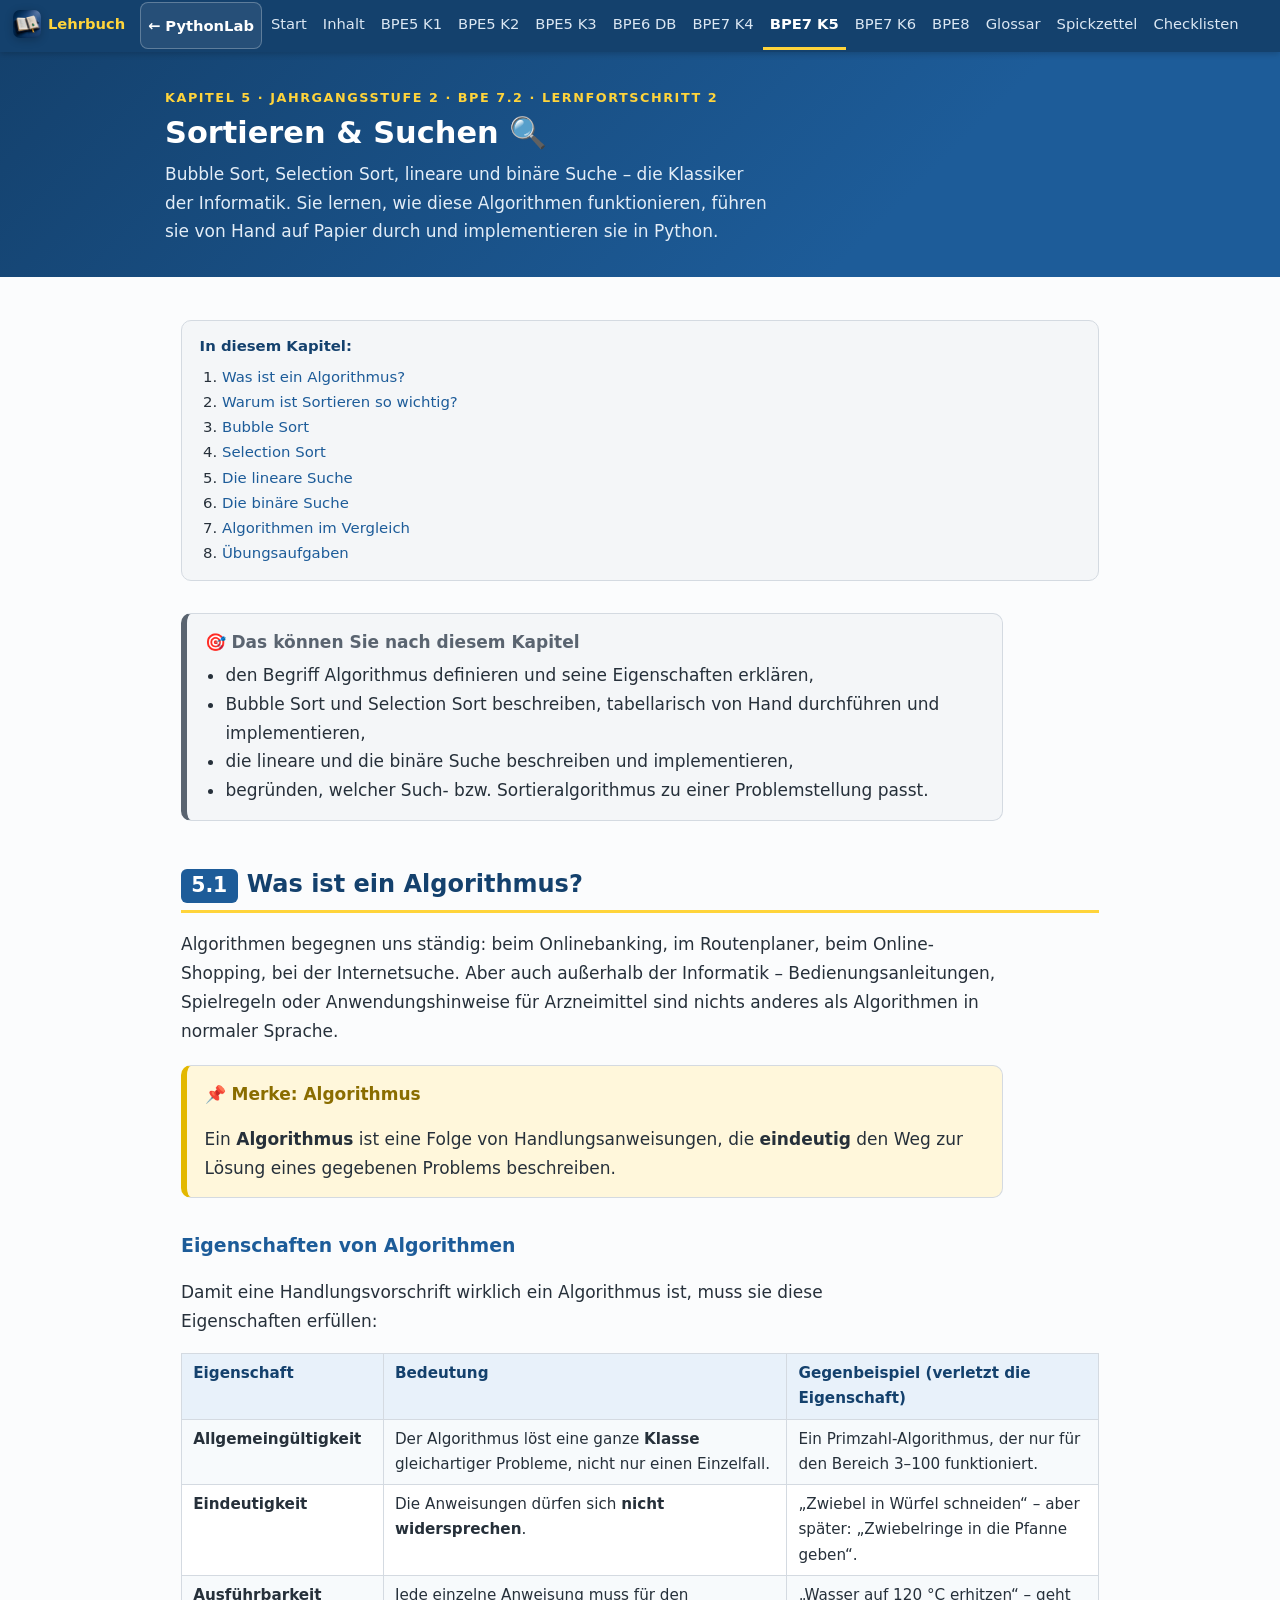
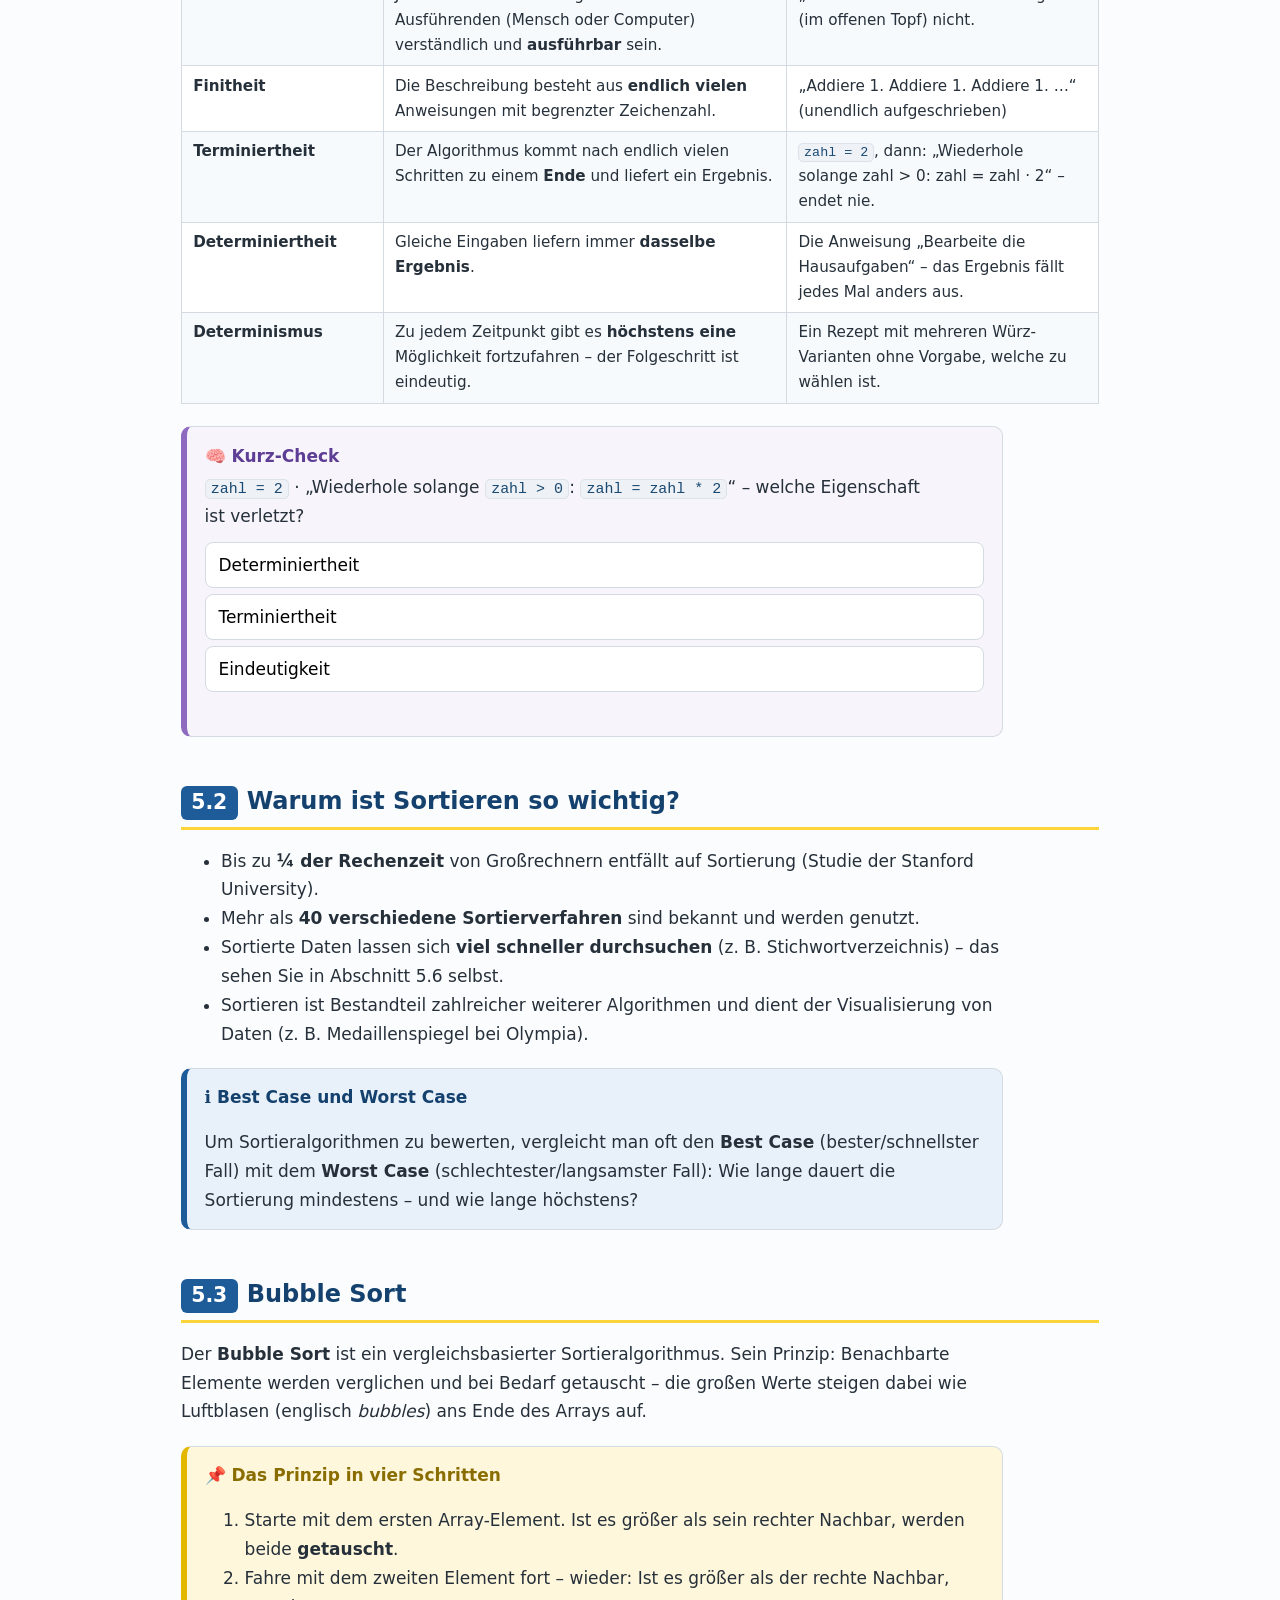
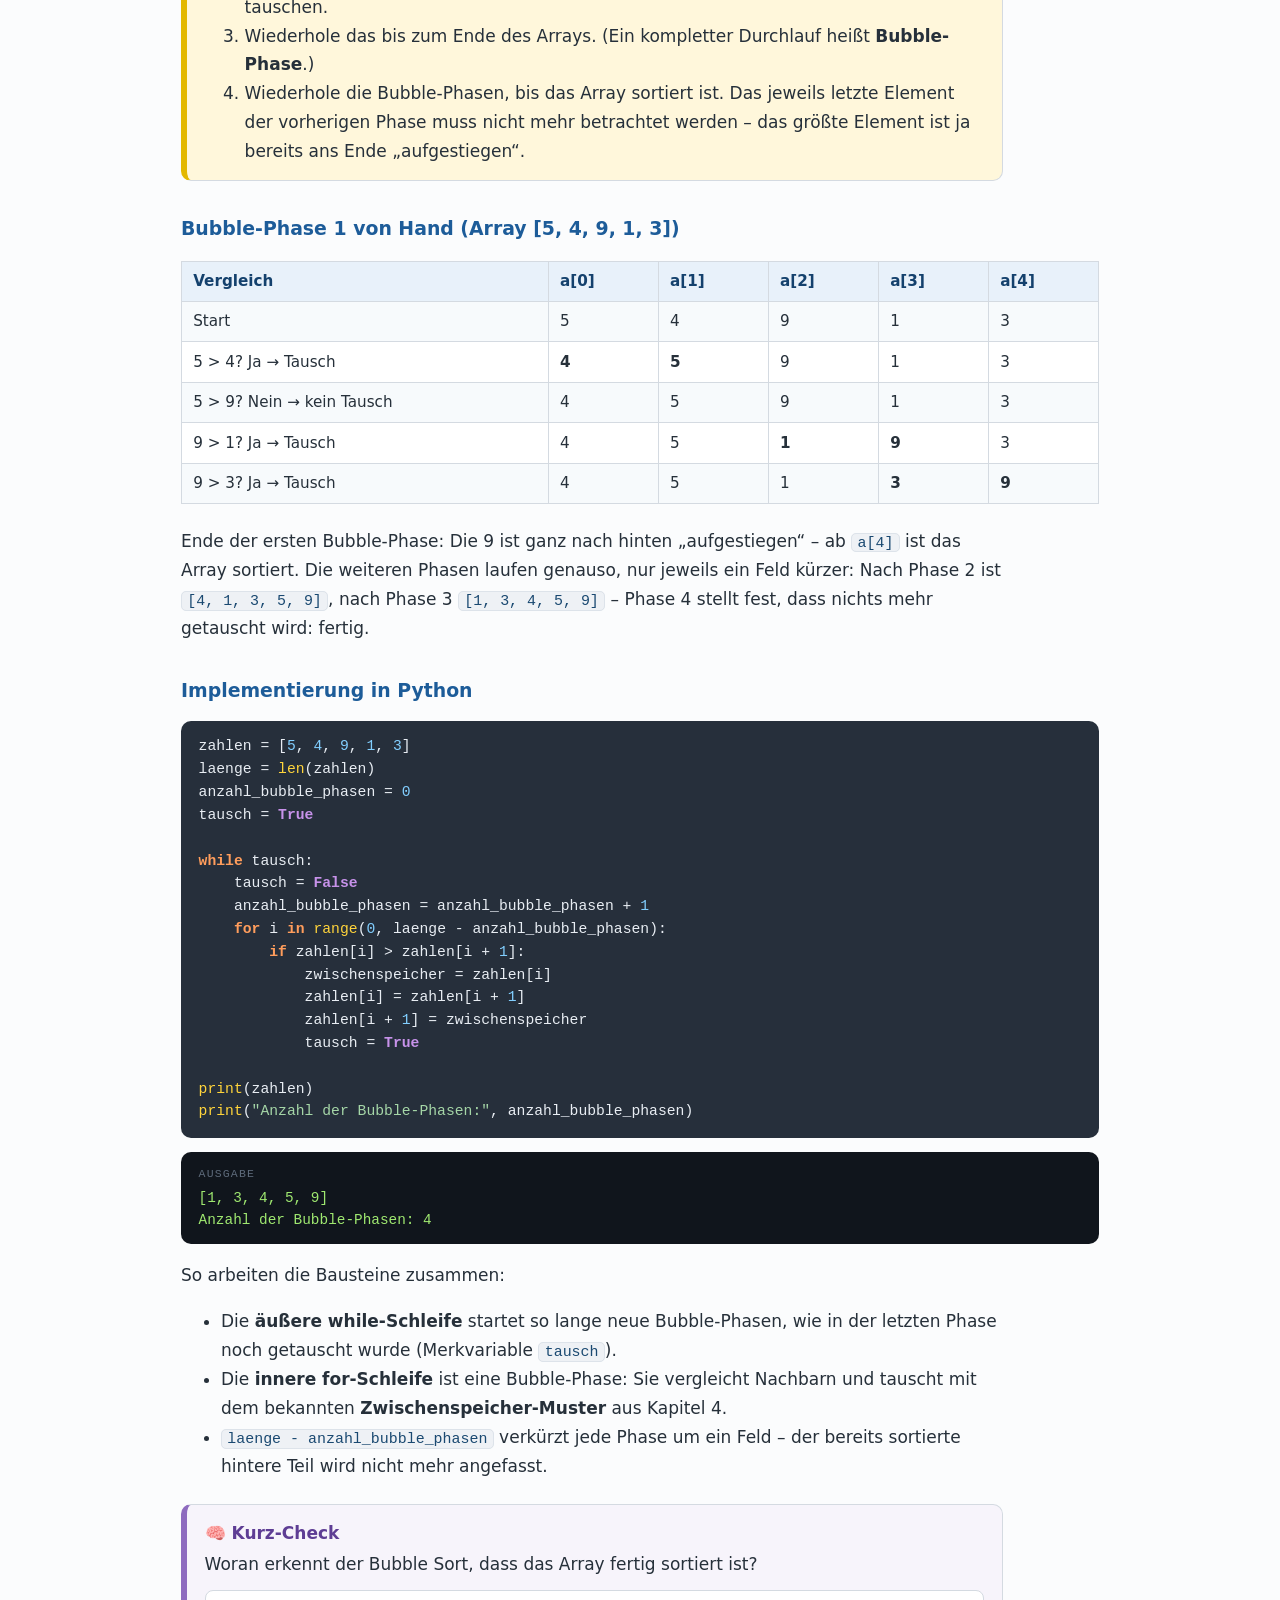
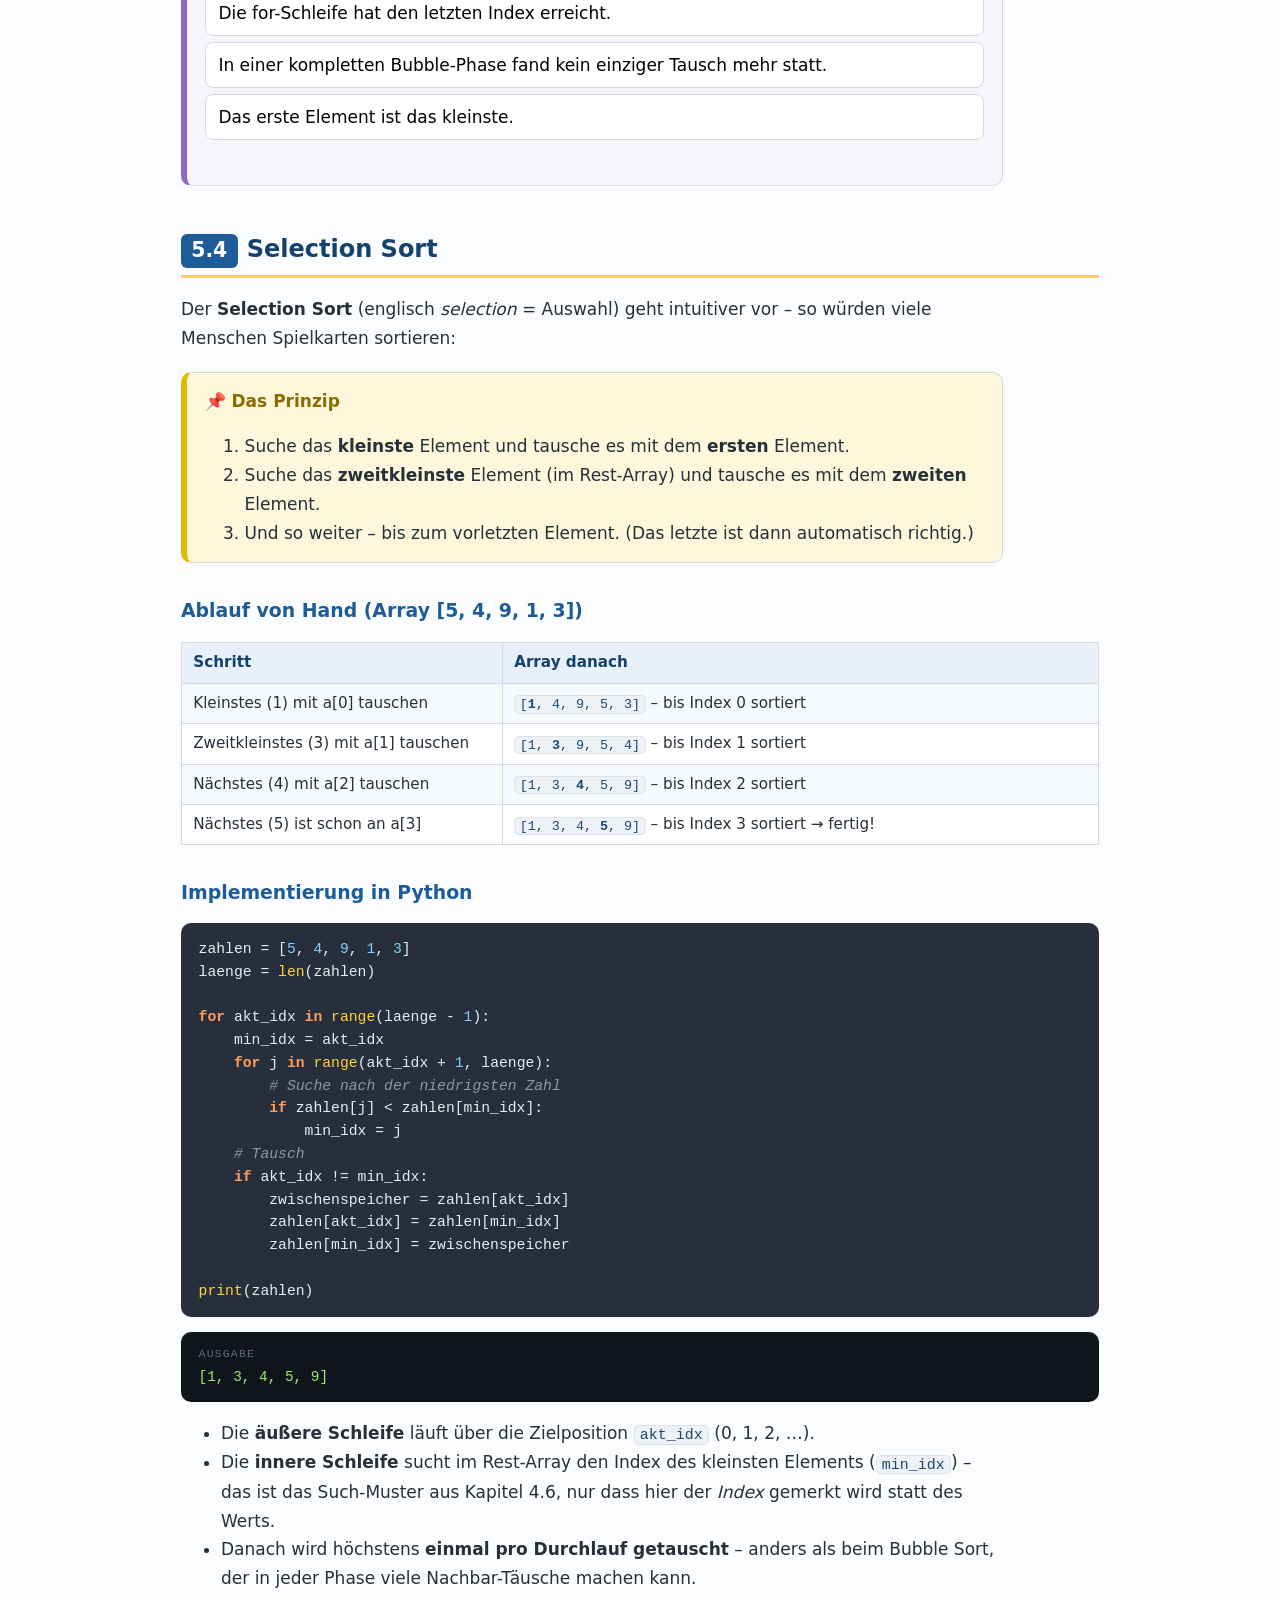
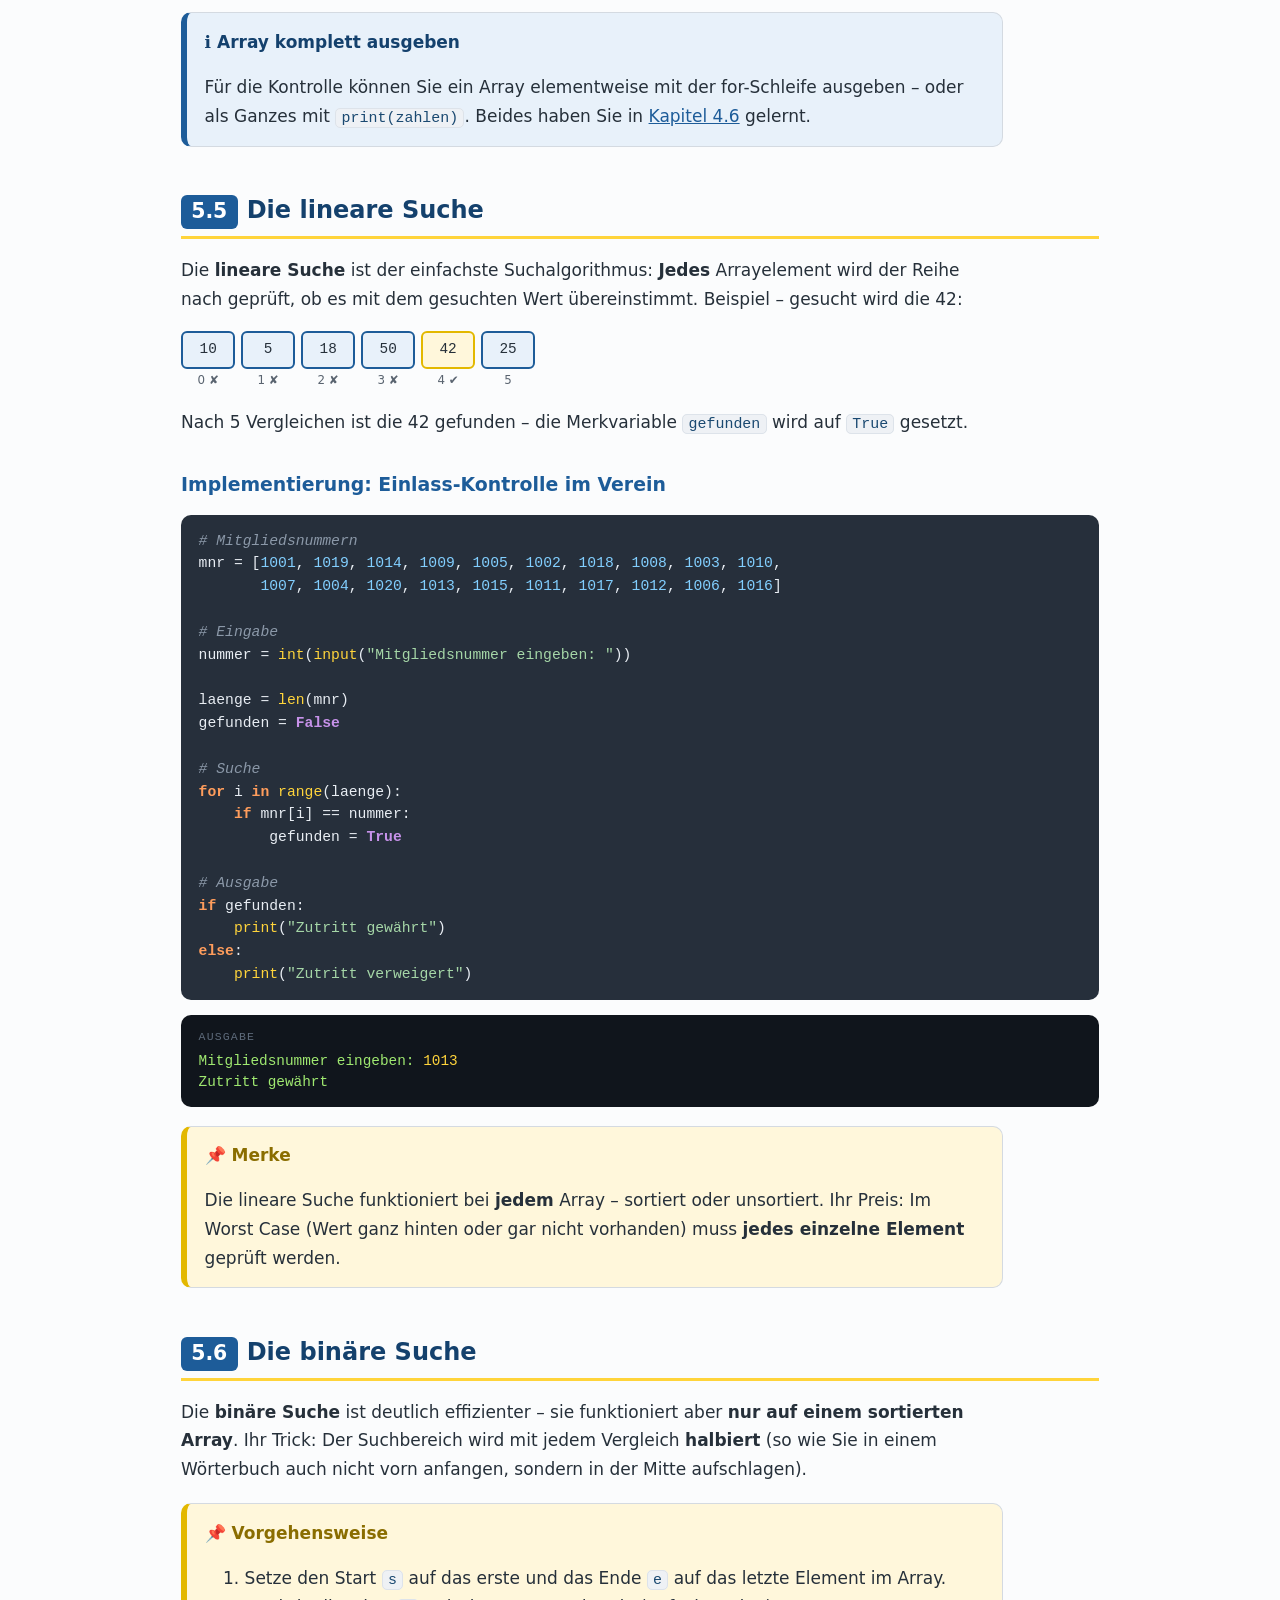
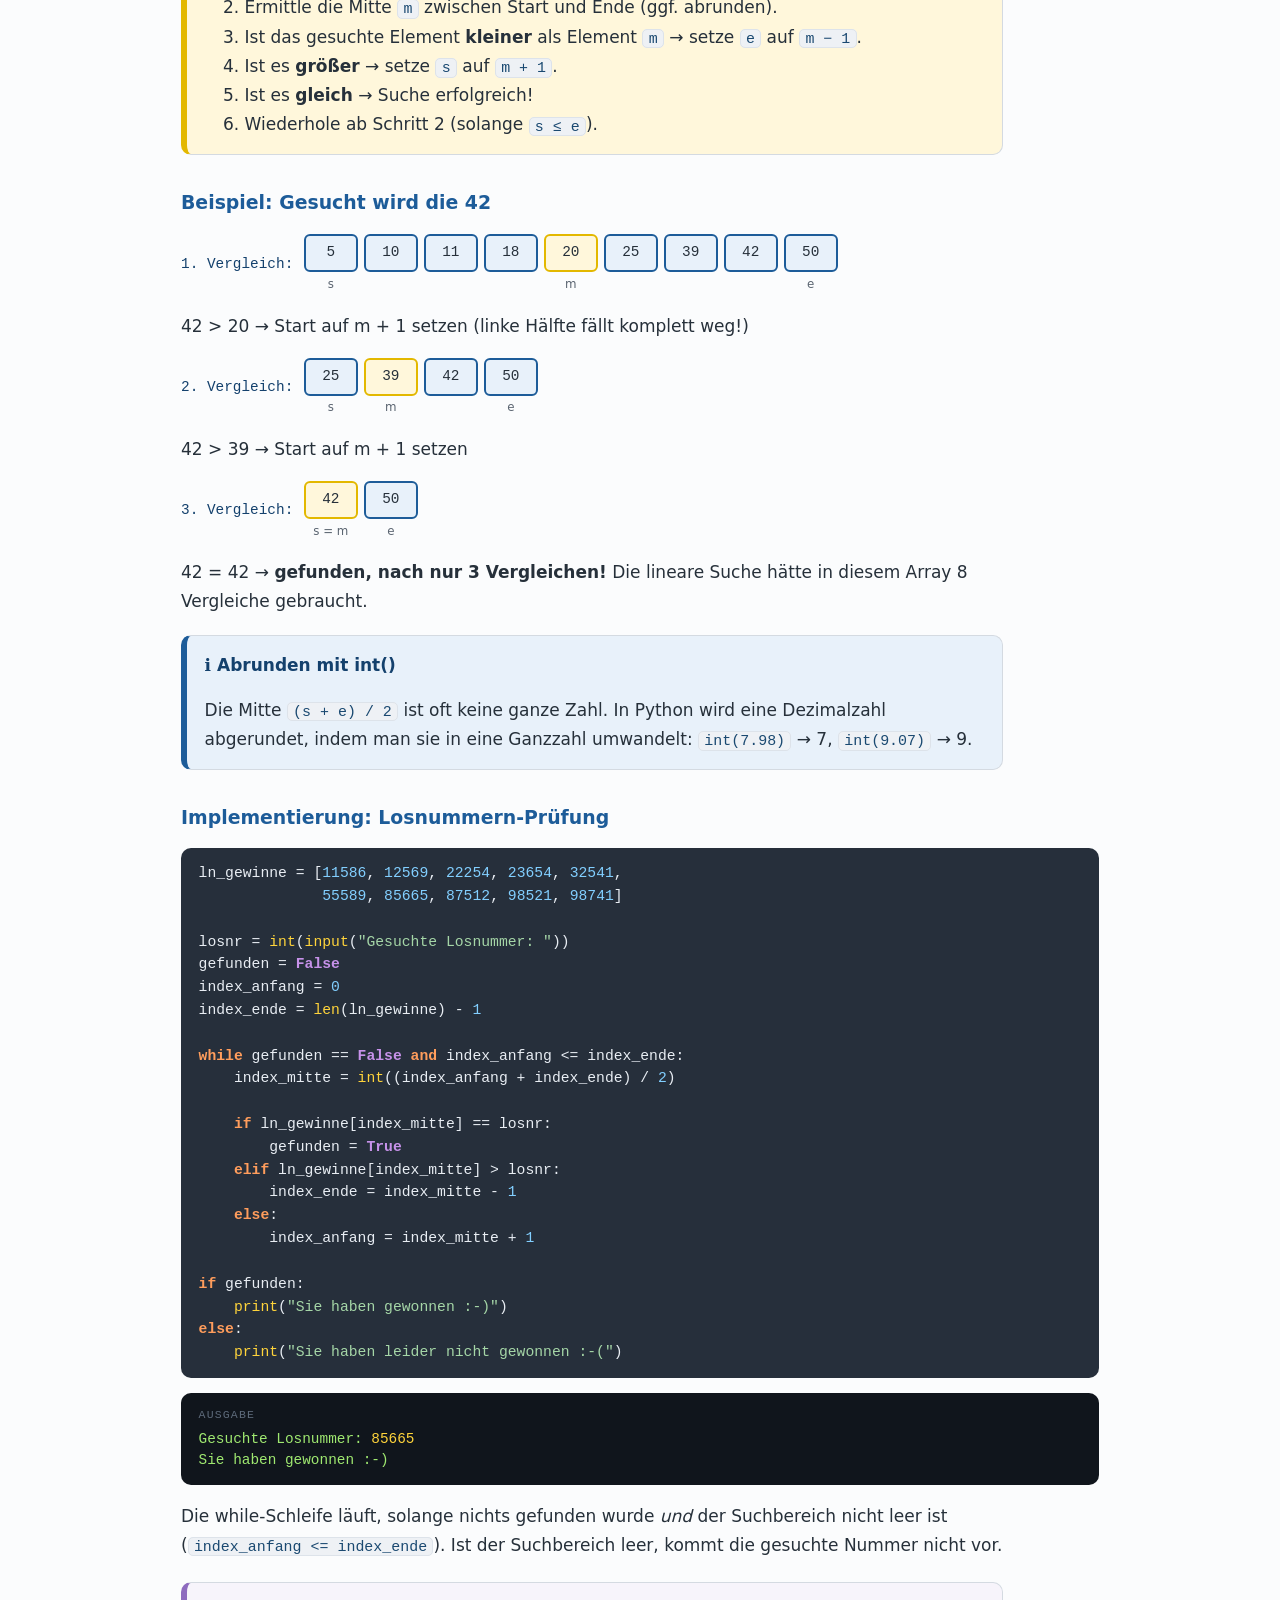
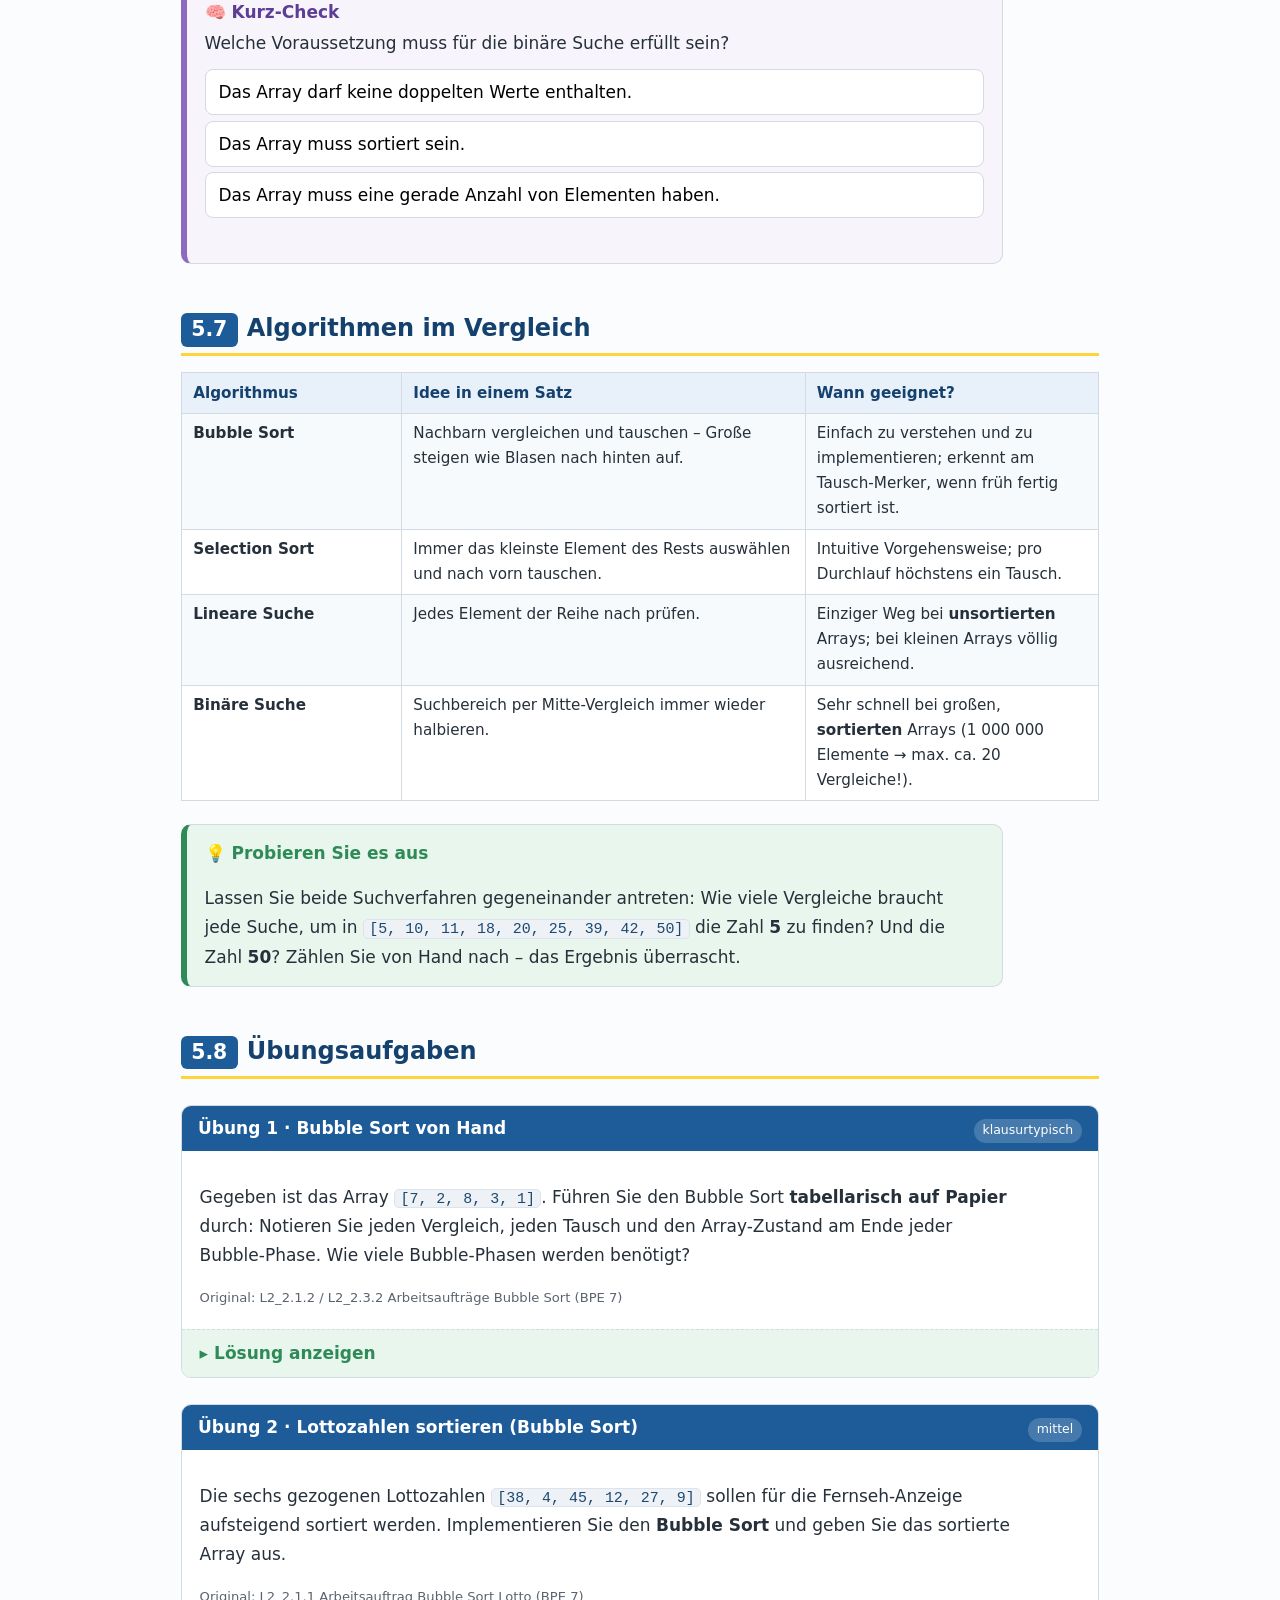
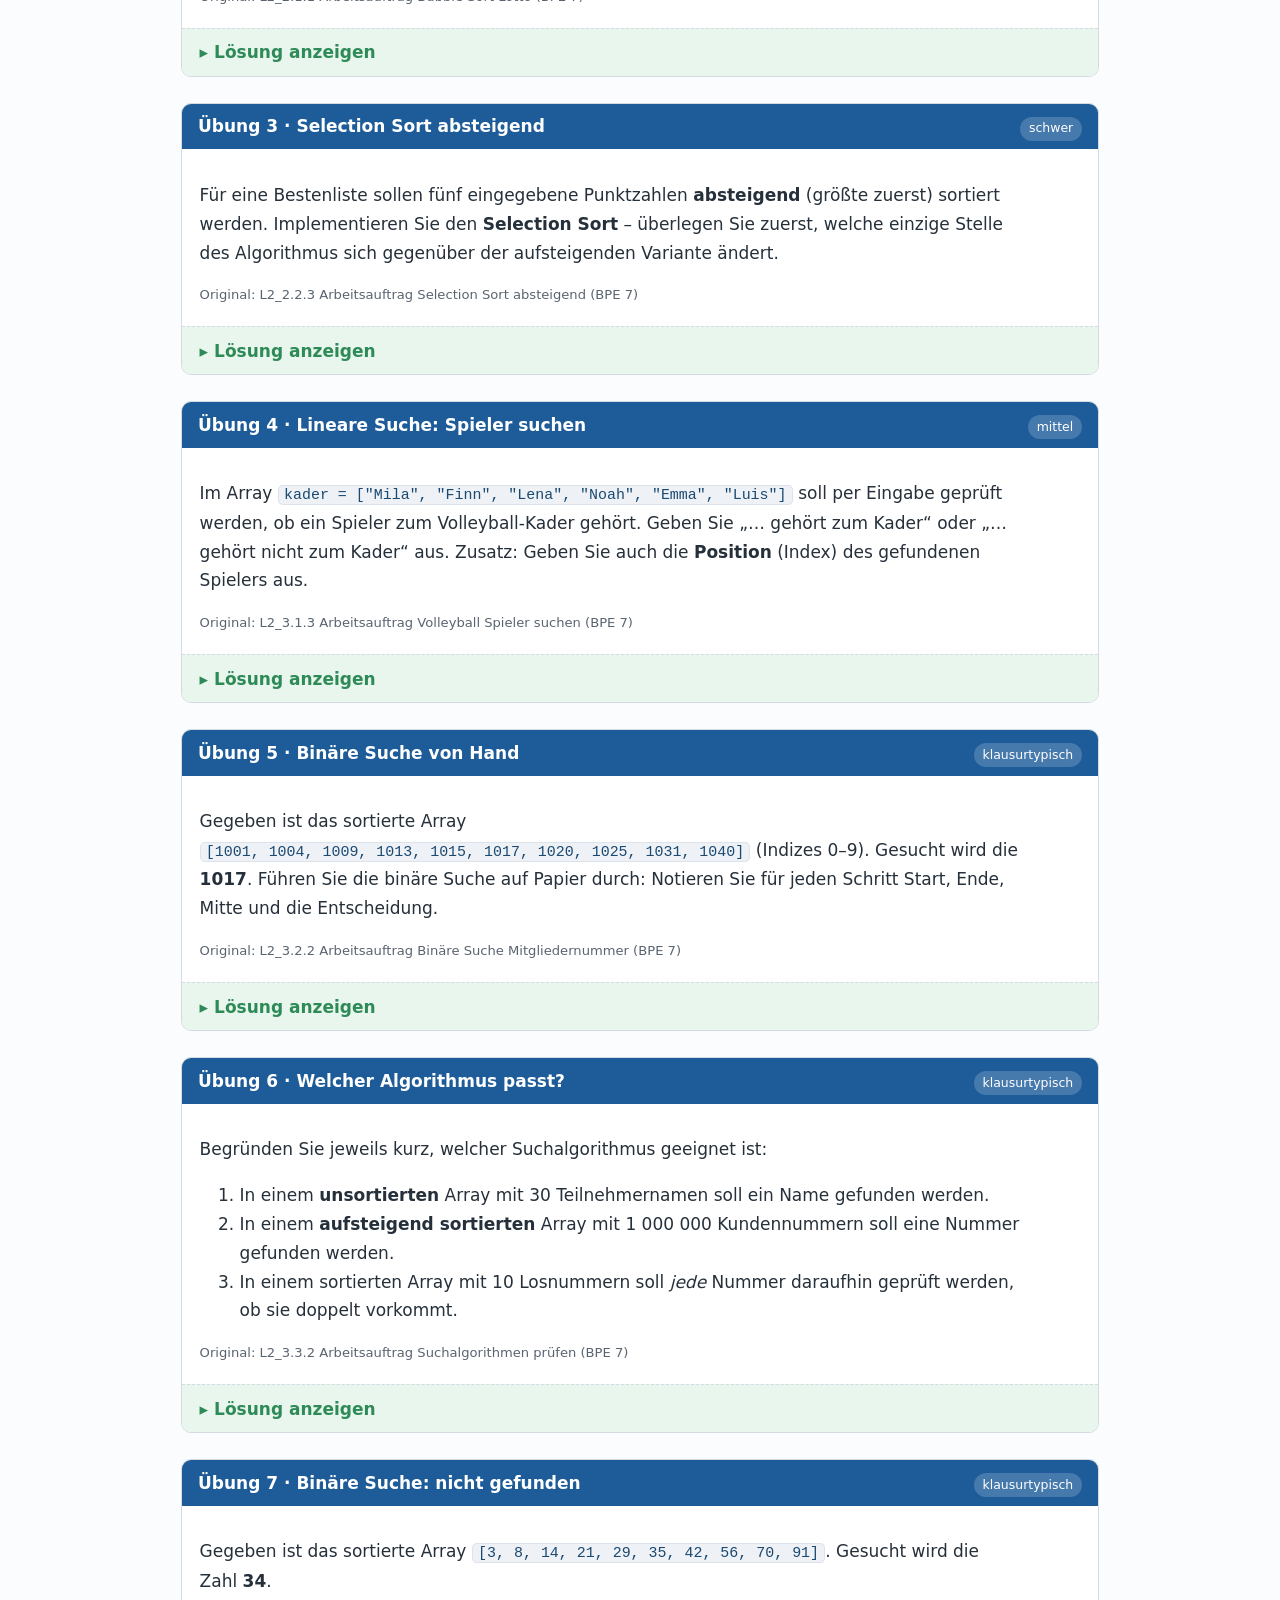
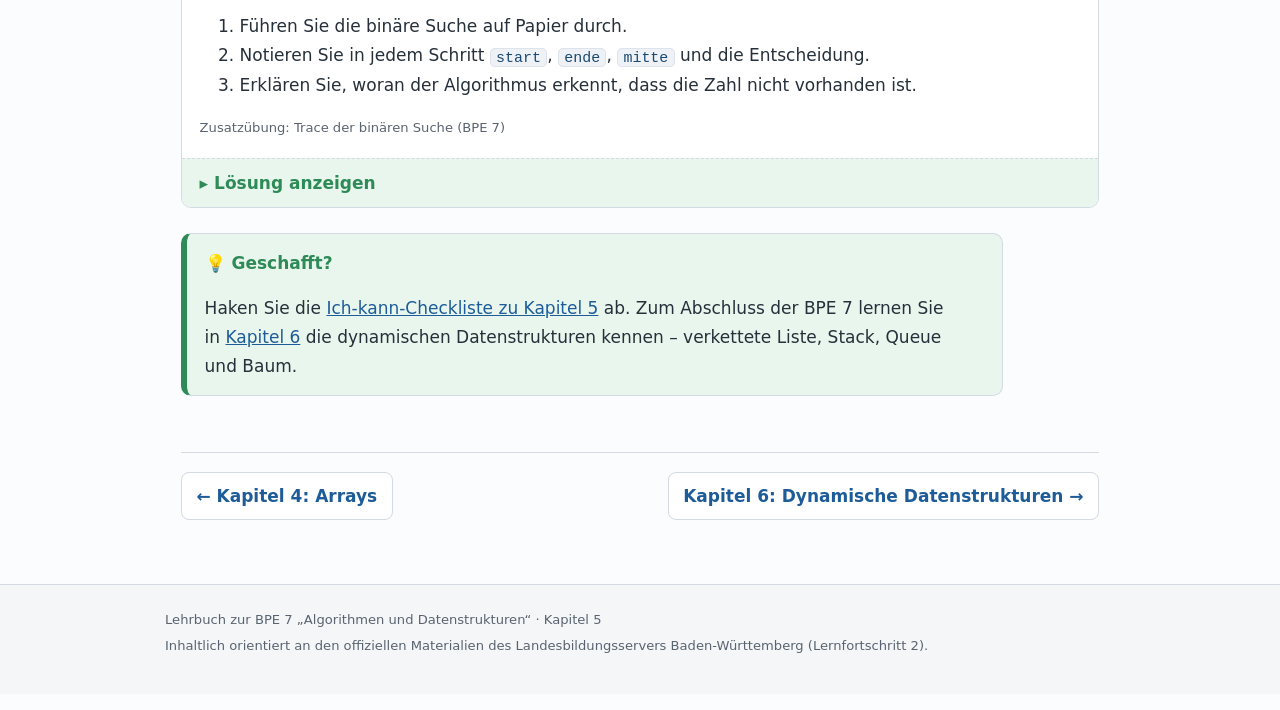
<file: kapitel-5-sortieren-suchen.html>
<!DOCTYPE html>
<html lang="de">
<head>
<meta charset="UTF-8">
<meta name="viewport" content="width=device-width, initial-scale=1">
<title>Kapitel 5 · Sortieren &amp; Suchen – Lehrbuch</title>
<link rel="icon" type="image/png" href="assets/lehrbuch-favicon.png?v=2.4.1">
<link rel="apple-touch-icon" href="assets/lehrbuch-apple-touch.png?v=2.4.1">
<link rel="stylesheet" href="assets/style.css?v=2.4.1">
</head>
<body>

<nav class="topnav">
  <div class="nav-inner">
    <a class="nav-logo" href="index.html"><img src="assets/lehrbuch-favicon.png" alt="" width="28" height="28"><span>Lehrbuch</span></a>
    <a class="lab-ruecklink" href="../PythonLab/index.html#workbook">← PythonLab</a>
    <a href="index.html">Start</a>
    <a href="inhaltsverzeichnis.html">Inhalt</a>
    <a href="kapitel-1-kara.html">BPE5 K1</a>
    <a href="kapitel-2-python-grundlagen.html">BPE5 K2</a>
    <a href="kapitel-3-kontrollstrukturen.html">BPE5 K3</a>
    <a href="bpe-6-relationale-datenbanken.html">BPE6 DB</a>
    <a href="kapitel-4-arrays.html">BPE7 K4</a>
    <a href="kapitel-5-sortieren-suchen.html" class="aktiv">BPE7 K5</a>
    <a href="kapitel-6-datenstrukturen.html">BPE7 K6</a>
    <a href="bpe-8-gesellschaftliche-aspekte.html">BPE8</a>
    <a href="glossar.html">Glossar</a>
    <a href="referenz.html">Spickzettel</a>
    <a href="checklisten.html">Checklisten</a>
  </div>
</nav>

<header class="seitenkopf">
  <div class="kopf-inner">
    <p class="dachzeile">Kapitel 5 · Jahrgangsstufe 2 · BPE 7.2 · Lernfortschritt 2</p>
    <h1>Sortieren &amp; Suchen 🔍</h1>
    <p class="untertitel">
      Bubble Sort, Selection Sort, lineare und binäre Suche – die Klassiker der
      Informatik. Sie lernen, wie diese Algorithmen funktionieren, führen sie von Hand
      auf Papier durch und implementieren sie in Python.
    </p>
  </div>
</header>

<main>

<div class="kapitel-toc">
  <strong>In diesem Kapitel:</strong>
  <ol>
    <li><a href="#algorithmus">Was ist ein Algorithmus?</a></li>
    <li><a href="#sortieren">Warum ist Sortieren so wichtig?</a></li>
    <li><a href="#bubble">Bubble Sort</a></li>
    <li><a href="#selection">Selection Sort</a></li>
    <li><a href="#linear">Die lineare Suche</a></li>
    <li><a href="#binaer">Die binäre Suche</a></li>
    <li><a href="#vergleichalgo">Algorithmen im Vergleich</a></li>
    <li><a href="#uebungen">Übungsaufgaben</a></li>
  </ol>
</div>

<div class="box box-ziel">
  <span class="box-titel">🎯 Das können Sie nach diesem Kapitel</span>
  <ul>
    <li>den Begriff Algorithmus definieren und seine Eigenschaften erklären,</li>
    <li>Bubble Sort und Selection Sort beschreiben, tabellarisch von Hand durchführen und implementieren,</li>
    <li>die lineare und die binäre Suche beschreiben und implementieren,</li>
    <li>begründen, welcher Such- bzw. Sortieralgorithmus zu einer Problemstellung passt.</li>
  </ul>
</div>

<!-- ============================================================ -->
<h2 id="algorithmus"><span class="knr">5.1</span>Was ist ein Algorithmus?</h2>

<p>
  Algorithmen begegnen uns ständig: beim Onlinebanking, im Routenplaner, beim
  Online-Shopping, bei der Internetsuche. Aber auch außerhalb der Informatik –
  Bedienungsanleitungen, Spielregeln oder Anwendungshinweise für Arzneimittel sind
  nichts anderes als Algorithmen in normaler Sprache.
</p>

<div class="box box-merke">
  <span class="box-titel">📌 Merke: Algorithmus</span>
  <p>
    Ein <strong>Algorithmus</strong> ist eine Folge von Handlungsanweisungen, die
    <strong>eindeutig</strong> den Weg zur Lösung eines gegebenen Problems beschreiben.
  </p>
</div>

<h3>Eigenschaften von Algorithmen</h3>

<p>Damit eine Handlungsvorschrift wirklich ein Algorithmus ist, muss sie diese Eigenschaften erfüllen:</p>

<table class="tab">
  <tr><th style="width:22%">Eigenschaft</th><th>Bedeutung</th><th style="width:34%">Gegenbeispiel (verletzt die Eigenschaft)</th></tr>
  <tr>
    <td><strong>Allgemeingültigkeit</strong></td>
    <td>Der Algorithmus löst eine ganze <strong>Klasse</strong> gleichartiger Probleme, nicht nur einen Einzelfall.</td>
    <td>Ein Primzahl-Algorithmus, der nur für den Bereich 3–100 funktioniert.</td>
  </tr>
  <tr>
    <td><strong>Eindeutigkeit</strong></td>
    <td>Die Anweisungen dürfen sich <strong>nicht widersprechen</strong>.</td>
    <td>„Zwiebel in Würfel schneiden“ – aber später: „Zwiebelringe in die Pfanne geben“.</td>
  </tr>
  <tr>
    <td><strong>Ausführbarkeit</strong></td>
    <td>Jede einzelne Anweisung muss für den Ausführenden (Mensch oder Computer) verständlich und <strong>ausführbar</strong> sein.</td>
    <td>„Wasser auf 120&nbsp;°C erhitzen“ – geht (im offenen Topf) nicht.</td>
  </tr>
  <tr>
    <td><strong>Finitheit</strong></td>
    <td>Die Beschreibung besteht aus <strong>endlich vielen</strong> Anweisungen mit begrenzter Zeichenzahl.</td>
    <td>„Addiere 1. Addiere 1. Addiere 1. …“ (unendlich aufgeschrieben)</td>
  </tr>
  <tr>
    <td><strong>Terminiertheit</strong></td>
    <td>Der Algorithmus kommt nach endlich vielen Schritten zu einem <strong>Ende</strong> und liefert ein Ergebnis.</td>
    <td><code>zahl = 2</code>, dann: „Wiederhole solange zahl &gt; 0: zahl = zahl · 2“ – endet nie.</td>
  </tr>
  <tr>
    <td><strong>Determiniertheit</strong></td>
    <td>Gleiche Eingaben liefern immer <strong>dasselbe Ergebnis</strong>.</td>
    <td>Die Anweisung „Bearbeite die Hausaufgaben“ – das Ergebnis fällt jedes Mal anders aus.</td>
  </tr>
  <tr>
    <td><strong>Determinismus</strong></td>
    <td>Zu jedem Zeitpunkt gibt es <strong>höchstens eine</strong> Möglichkeit fortzufahren – der Folgeschritt ist eindeutig.</td>
    <td>Ein Rezept mit mehreren Würz-Varianten ohne Vorgabe, welche zu wählen ist.</td>
  </tr>
</table>

<div class="quiz" data-erklaerung="Die Schleife zahl = zahl · 2 mit der Bedingung zahl > 0 endet nie – der Algorithmus terminiert nicht.">
  <span class="quiz-titel">🧠 Kurz-Check</span>
  <p class="quiz-frage">
    <code>zahl = 2</code> · „Wiederhole solange <code>zahl &gt; 0</code>:
    <code>zahl = zahl * 2</code>“ – welche Eigenschaft ist verletzt?
  </p>
  <button class="antwort">Determiniertheit</button>
  <button class="antwort" data-richtig>Terminiertheit</button>
  <button class="antwort">Eindeutigkeit</button>
  <p class="quiz-feedback"></p>
</div>

<!-- ============================================================ -->
<h2 id="sortieren"><span class="knr">5.2</span>Warum ist Sortieren so wichtig?</h2>

<ul>
  <li>Bis zu <strong>¼ der Rechenzeit</strong> von Großrechnern entfällt auf Sortierung (Studie der Stanford University).</li>
  <li>Mehr als <strong>40 verschiedene Sortierverfahren</strong> sind bekannt und werden genutzt.</li>
  <li>Sortierte Daten lassen sich <strong>viel schneller durchsuchen</strong> (z.&nbsp;B. Stichwortverzeichnis) – das sehen Sie in Abschnitt 5.6 selbst.</li>
  <li>Sortieren ist Bestandteil zahlreicher weiterer Algorithmen und dient der Visualisierung von Daten (z.&nbsp;B. Medaillenspiegel bei Olympia).</li>
</ul>

<div class="box box-info">
  <span class="box-titel">ℹ️ Best Case und Worst Case</span>
  <p>
    Um Sortieralgorithmen zu bewerten, vergleicht man oft den <strong>Best Case</strong>
    (bester/schnellster Fall) mit dem <strong>Worst Case</strong> (schlechtester/langsamster
    Fall): Wie lange dauert die Sortierung mindestens – und wie lange höchstens?
  </p>
</div>

<!-- ============================================================ -->
<h2 id="bubble"><span class="knr">5.3</span>Bubble Sort</h2>

<p>
  Der <strong>Bubble Sort</strong> ist ein vergleichsbasierter Sortieralgorithmus.
  Sein Prinzip: Benachbarte Elemente werden verglichen und bei Bedarf getauscht –
  die großen Werte steigen dabei wie Luftblasen (englisch <em>bubbles</em>) ans Ende
  des Arrays auf.
</p>

<div class="box box-merke">
  <span class="box-titel">📌 Das Prinzip in vier Schritten</span>
  <ol>
    <li>Starte mit dem ersten Array-Element. Ist es größer als sein rechter Nachbar, werden beide <strong>getauscht</strong>.</li>
    <li>Fahre mit dem zweiten Element fort – wieder: Ist es größer als der rechte Nachbar, tauschen.</li>
    <li>Wiederhole das bis zum Ende des Arrays. (Ein kompletter Durchlauf heißt <strong>Bubble-Phase</strong>.)</li>
    <li>Wiederhole die Bubble-Phasen, bis das Array sortiert ist. Das jeweils letzte Element der vorherigen Phase muss nicht mehr betrachtet werden – das größte Element ist ja bereits ans Ende „aufgestiegen“.</li>
  </ol>
</div>

<h3>Bubble-Phase 1 von Hand (Array [5, 4, 9, 1, 3])</h3>

<table class="tab">
  <tr><th>Vergleich</th><th style="width:12%">a[0]</th><th style="width:12%">a[1]</th><th style="width:12%">a[2]</th><th style="width:12%">a[3]</th><th style="width:12%">a[4]</th></tr>
  <tr><td>Start</td><td>5</td><td>4</td><td>9</td><td>1</td><td>3</td></tr>
  <tr><td>5 &gt; 4? Ja → Tausch</td><td><strong>4</strong></td><td><strong>5</strong></td><td>9</td><td>1</td><td>3</td></tr>
  <tr><td>5 &gt; 9? Nein → kein Tausch</td><td>4</td><td>5</td><td>9</td><td>1</td><td>3</td></tr>
  <tr><td>9 &gt; 1? Ja → Tausch</td><td>4</td><td>5</td><td><strong>1</strong></td><td><strong>9</strong></td><td>3</td></tr>
  <tr><td>9 &gt; 3? Ja → Tausch</td><td>4</td><td>5</td><td>1</td><td><strong>3</strong></td><td><strong>9</strong></td></tr>
</table>

<p>
  Ende der ersten Bubble-Phase: Die 9 ist ganz nach hinten „aufgestiegen“ – ab
  <code>a[4]</code> ist das Array sortiert. Die weiteren Phasen laufen genauso, nur
  jeweils ein Feld kürzer: Nach Phase 2 ist <code>[4, 1, 3, 5, 9]</code>, nach
  Phase 3 <code>[1, 3, 4, 5, 9]</code> – Phase 4 stellt fest, dass nichts mehr
  getauscht wird: fertig.
</p>

<h3>Implementierung in Python</h3>

<pre class="code">zahlen = [5, 4, 9, 1, 3]
laenge = len(zahlen)
anzahl_bubble_phasen = 0
tausch = True

while tausch:
    tausch = False
    anzahl_bubble_phasen = anzahl_bubble_phasen + 1
    for i in range(0, laenge - anzahl_bubble_phasen):
        if zahlen[i] &gt; zahlen[i + 1]:
            zwischenspeicher = zahlen[i]
            zahlen[i] = zahlen[i + 1]
            zahlen[i + 1] = zwischenspeicher
            tausch = True

print(zahlen)
print("Anzahl der Bubble-Phasen:", anzahl_bubble_phasen)</pre>

<pre class="output">[1, 3, 4, 5, 9]
Anzahl der Bubble-Phasen: 4</pre>

<p>So arbeiten die Bausteine zusammen:</p>

<ul>
  <li>Die <strong>äußere while-Schleife</strong> startet so lange neue Bubble-Phasen, wie in der letzten Phase noch getauscht wurde (Merkvariable <code>tausch</code>).</li>
  <li>Die <strong>innere for-Schleife</strong> ist eine Bubble-Phase: Sie vergleicht Nachbarn und tauscht mit dem bekannten <strong>Zwischenspeicher-Muster</strong> aus Kapitel 4.</li>
  <li><code>laenge - anzahl_bubble_phasen</code> verkürzt jede Phase um ein Feld – der bereits sortierte hintere Teil wird nicht mehr angefasst.</li>
</ul>

<div class="quiz" data-erklaerung="Wird in einer kompletten Phase nichts mehr getauscht, bleibt tausch auf False – die while-Schleife endet.">
  <span class="quiz-titel">🧠 Kurz-Check</span>
  <p class="quiz-frage">Woran erkennt der Bubble Sort, dass das Array fertig sortiert ist?</p>
  <button class="antwort">Die for-Schleife hat den letzten Index erreicht.</button>
  <button class="antwort" data-richtig>In einer kompletten Bubble-Phase fand kein einziger Tausch mehr statt.</button>
  <button class="antwort">Das erste Element ist das kleinste.</button>
  <p class="quiz-feedback"></p>
</div>

<!-- ============================================================ -->
<h2 id="selection"><span class="knr">5.4</span>Selection Sort</h2>

<p>
  Der <strong>Selection Sort</strong> (englisch <em>selection</em> = Auswahl) geht
  intuitiver vor – so würden viele Menschen Spielkarten sortieren:
</p>

<div class="box box-merke">
  <span class="box-titel">📌 Das Prinzip</span>
  <ol>
    <li>Suche das <strong>kleinste</strong> Element und tausche es mit dem <strong>ersten</strong> Element.</li>
    <li>Suche das <strong>zweitkleinste</strong> Element (im Rest-Array) und tausche es mit dem <strong>zweiten</strong> Element.</li>
    <li>Und so weiter – bis zum vorletzten Element. (Das letzte ist dann automatisch richtig.)</li>
  </ol>
</div>

<h3>Ablauf von Hand (Array [5, 4, 9, 1, 3])</h3>

<table class="tab">
  <tr><th style="width:35%">Schritt</th><th>Array danach</th></tr>
  <tr><td>Kleinstes (1) mit a[0] tauschen</td><td><code>[<strong>1</strong>, 4, 9, 5, 3]</code> – bis Index 0 sortiert</td></tr>
  <tr><td>Zweitkleinstes (3) mit a[1] tauschen</td><td><code>[1, <strong>3</strong>, 9, 5, 4]</code> – bis Index 1 sortiert</td></tr>
  <tr><td>Nächstes (4) mit a[2] tauschen</td><td><code>[1, 3, <strong>4</strong>, 5, 9]</code> – bis Index 2 sortiert</td></tr>
  <tr><td>Nächstes (5) ist schon an a[3]</td><td><code>[1, 3, 4, <strong>5</strong>, 9]</code> – bis Index 3 sortiert → fertig!</td></tr>
</table>

<h3>Implementierung in Python</h3>

<pre class="code">zahlen = [5, 4, 9, 1, 3]
laenge = len(zahlen)

for akt_idx in range(laenge - 1):
    min_idx = akt_idx
    for j in range(akt_idx + 1, laenge):
        # Suche nach der niedrigsten Zahl
        if zahlen[j] &lt; zahlen[min_idx]:
            min_idx = j
    # Tausch
    if akt_idx != min_idx:
        zwischenspeicher = zahlen[akt_idx]
        zahlen[akt_idx] = zahlen[min_idx]
        zahlen[min_idx] = zwischenspeicher

print(zahlen)</pre>

<pre class="output">[1, 3, 4, 5, 9]</pre>

<ul>
  <li>Die <strong>äußere Schleife</strong> läuft über die Zielposition <code>akt_idx</code> (0, 1, 2, …).</li>
  <li>Die <strong>innere Schleife</strong> sucht im Rest-Array den Index des kleinsten Elements (<code>min_idx</code>) – das ist das Such-Muster aus Kapitel 4.6, nur dass hier der <em>Index</em> gemerkt wird statt des Werts.</li>
  <li>Danach wird höchstens <strong>einmal pro Durchlauf getauscht</strong> – anders als beim Bubble Sort, der in jeder Phase viele Nachbar-Täusche machen kann.</li>
</ul>

<div class="box box-info">
  <span class="box-titel">ℹ️ Array komplett ausgeben</span>
  <p>
    Für die Kontrolle können Sie ein Array elementweise mit der for-Schleife ausgeben –
    oder als Ganzes mit <code>print(zahlen)</code>. Beides haben Sie in
    <a href="kapitel-4-arrays.html#schleife">Kapitel 4.6</a> gelernt.
  </p>
</div>

<!-- ============================================================ -->
<h2 id="linear"><span class="knr">5.5</span>Die lineare Suche</h2>

<p>
  Die <strong>lineare Suche</strong> ist der einfachste Suchalgorithmus:
  <strong>Jedes</strong> Arrayelement wird der Reihe nach geprüft, ob es mit dem
  gesuchten Wert übereinstimmt. Beispiel – gesucht wird die 42:
</p>

<div class="arr">
  <div class="zelle"><div class="wert">10</div><div class="idx">0 ✘</div></div>
  <div class="zelle"><div class="wert">5</div><div class="idx">1 ✘</div></div>
  <div class="zelle"><div class="wert">18</div><div class="idx">2 ✘</div></div>
  <div class="zelle"><div class="wert">50</div><div class="idx">3 ✘</div></div>
  <div class="zelle hervor"><div class="wert">42</div><div class="idx">4 ✔</div></div>
  <div class="zelle"><div class="wert">25</div><div class="idx">5</div></div>
</div>

<p>
  Nach 5 Vergleichen ist die 42 gefunden – die Merkvariable <code>gefunden</code>
  wird auf <code>True</code> gesetzt.
</p>

<h3>Implementierung: Einlass-Kontrolle im Verein</h3>

<pre class="code"># Mitgliedsnummern
mnr = [1001, 1019, 1014, 1009, 1005, 1002, 1018, 1008, 1003, 1010,
       1007, 1004, 1020, 1013, 1015, 1011, 1017, 1012, 1006, 1016]

# Eingabe
nummer = int(input("Mitgliedsnummer eingeben: "))

laenge = len(mnr)
gefunden = False

# Suche
for i in range(laenge):
    if mnr[i] == nummer:
        gefunden = True

# Ausgabe
if gefunden:
    print("Zutritt gewährt")
else:
    print("Zutritt verweigert")</pre>

<pre class="output">Mitgliedsnummer eingeben: <span class="eingabe">1013</span>
Zutritt gewährt</pre>

<div class="box box-merke">
  <span class="box-titel">📌 Merke</span>
  <p>
    Die lineare Suche funktioniert bei <strong>jedem</strong> Array – sortiert oder
    unsortiert. Ihr Preis: Im Worst Case (Wert ganz hinten oder gar nicht vorhanden)
    muss <strong>jedes einzelne Element</strong> geprüft werden.
  </p>
</div>

<!-- ============================================================ -->
<h2 id="binaer"><span class="knr">5.6</span>Die binäre Suche</h2>

<p>
  Die <strong>binäre Suche</strong> ist deutlich effizienter – sie funktioniert aber
  <strong>nur auf einem sortierten Array</strong>. Ihr Trick: Der Suchbereich wird mit
  jedem Vergleich <strong>halbiert</strong> (so wie Sie in einem Wörterbuch auch nicht
  vorn anfangen, sondern in der Mitte aufschlagen).
</p>

<div class="box box-merke">
  <span class="box-titel">📌 Vorgehensweise</span>
  <ol>
    <li>Setze den Start <code>s</code> auf das erste und das Ende <code>e</code> auf das letzte Element im Array.</li>
    <li>Ermittle die Mitte <code>m</code> zwischen Start und Ende (ggf. abrunden).</li>
    <li>Ist das gesuchte Element <strong>kleiner</strong> als Element <code>m</code> → setze <code>e</code> auf <code>m − 1</code>.</li>
    <li>Ist es <strong>größer</strong> → setze <code>s</code> auf <code>m + 1</code>.</li>
    <li>Ist es <strong>gleich</strong> → Suche erfolgreich!</li>
    <li>Wiederhole ab Schritt 2 (solange <code>s ≤ e</code>).</li>
  </ol>
</div>

<h3>Beispiel: Gesucht wird die 42</h3>

<div class="arr">
  <span class="arr-name">1. Vergleich:</span>
  <div class="zelle"><div class="wert">5</div><div class="idx">s</div></div>
  <div class="zelle"><div class="wert">10</div><div class="idx"></div></div>
  <div class="zelle"><div class="wert">11</div><div class="idx"></div></div>
  <div class="zelle"><div class="wert">18</div><div class="idx"></div></div>
  <div class="zelle hervor"><div class="wert">20</div><div class="idx">m</div></div>
  <div class="zelle"><div class="wert">25</div><div class="idx"></div></div>
  <div class="zelle"><div class="wert">39</div><div class="idx"></div></div>
  <div class="zelle"><div class="wert">42</div><div class="idx"></div></div>
  <div class="zelle"><div class="wert">50</div><div class="idx">e</div></div>
</div>
<p>42 &gt; 20 → Start auf m + 1 setzen (linke Hälfte fällt komplett weg!)</p>

<div class="arr">
  <span class="arr-name">2. Vergleich:</span>
  <div class="zelle"><div class="wert">25</div><div class="idx">s</div></div>
  <div class="zelle hervor"><div class="wert">39</div><div class="idx">m</div></div>
  <div class="zelle"><div class="wert">42</div><div class="idx"></div></div>
  <div class="zelle"><div class="wert">50</div><div class="idx">e</div></div>
</div>
<p>42 &gt; 39 → Start auf m + 1 setzen</p>

<div class="arr">
  <span class="arr-name">3. Vergleich:</span>
  <div class="zelle hervor"><div class="wert">42</div><div class="idx">s = m</div></div>
  <div class="zelle"><div class="wert">50</div><div class="idx">e</div></div>
</div>
<p>
  42 = 42 → <strong>gefunden, nach nur 3 Vergleichen!</strong> Die lineare Suche hätte
  in diesem Array 8 Vergleiche gebraucht.
</p>

<div class="box box-info">
  <span class="box-titel">ℹ️ Abrunden mit int()</span>
  <p>
    Die Mitte <code>(s + e) / 2</code> ist oft keine ganze Zahl. In Python wird eine
    Dezimalzahl abgerundet, indem man sie in eine Ganzzahl umwandelt:
    <code>int(7.98)</code> → 7, <code>int(9.07)</code> → 9.
  </p>
</div>

<h3>Implementierung: Losnummern-Prüfung</h3>

<pre class="code">ln_gewinne = [11586, 12569, 22254, 23654, 32541,
              55589, 85665, 87512, 98521, 98741]

losnr = int(input("Gesuchte Losnummer: "))
gefunden = False
index_anfang = 0
index_ende = len(ln_gewinne) - 1

while gefunden == False and index_anfang &lt;= index_ende:
    index_mitte = int((index_anfang + index_ende) / 2)

    if ln_gewinne[index_mitte] == losnr:
        gefunden = True
    elif ln_gewinne[index_mitte] &gt; losnr:
        index_ende = index_mitte - 1
    else:
        index_anfang = index_mitte + 1

if gefunden:
    print("Sie haben gewonnen :-)")
else:
    print("Sie haben leider nicht gewonnen :-(")</pre>

<pre class="output">Gesuchte Losnummer: <span class="eingabe">85665</span>
Sie haben gewonnen :-)</pre>

<p>
  Die while-Schleife läuft, solange nichts gefunden wurde <em>und</em> der Suchbereich
  nicht leer ist (<code>index_anfang &lt;= index_ende</code>). Ist der Suchbereich
  leer, kommt die gesuchte Nummer nicht vor.
</p>

<div class="quiz" data-erklaerung="Die binäre Suche halbiert den Suchbereich anhand von Größenvergleichen – das funktioniert nur, wenn das Array sortiert ist.">
  <span class="quiz-titel">🧠 Kurz-Check</span>
  <p class="quiz-frage">Welche Voraussetzung muss für die binäre Suche erfüllt sein?</p>
  <button class="antwort">Das Array darf keine doppelten Werte enthalten.</button>
  <button class="antwort" data-richtig>Das Array muss sortiert sein.</button>
  <button class="antwort">Das Array muss eine gerade Anzahl von Elementen haben.</button>
  <p class="quiz-feedback"></p>
</div>

<!-- ============================================================ -->
<h2 id="vergleichalgo"><span class="knr">5.7</span>Algorithmen im Vergleich</h2>

<table class="tab">
  <tr><th style="width:24%">Algorithmus</th><th>Idee in einem Satz</th><th style="width:32%">Wann geeignet?</th></tr>
  <tr>
    <td><strong>Bubble Sort</strong></td>
    <td>Nachbarn vergleichen und tauschen – Große steigen wie Blasen nach hinten auf.</td>
    <td>Einfach zu verstehen und zu implementieren; erkennt am Tausch-Merker, wenn früh fertig sortiert ist.</td>
  </tr>
  <tr>
    <td><strong>Selection Sort</strong></td>
    <td>Immer das kleinste Element des Rests auswählen und nach vorn tauschen.</td>
    <td>Intuitive Vorgehensweise; pro Durchlauf höchstens ein Tausch.</td>
  </tr>
  <tr>
    <td><strong>Lineare Suche</strong></td>
    <td>Jedes Element der Reihe nach prüfen.</td>
    <td>Einziger Weg bei <strong>unsortierten</strong> Arrays; bei kleinen Arrays völlig ausreichend.</td>
  </tr>
  <tr>
    <td><strong>Binäre Suche</strong></td>
    <td>Suchbereich per Mitte-Vergleich immer wieder halbieren.</td>
    <td>Sehr schnell bei großen, <strong>sortierten</strong> Arrays (1&nbsp;000&nbsp;000 Elemente → max. ca. 20 Vergleiche!).</td>
  </tr>
</table>

<div class="box box-tipp">
  <span class="box-titel">💡 Probieren Sie es aus</span>
  <p>
    Lassen Sie beide Suchverfahren gegeneinander antreten: Wie viele Vergleiche braucht
    jede Suche, um in <code>[5, 10, 11, 18, 20, 25, 39, 42, 50]</code> die Zahl
    <strong>5</strong> zu finden? Und die Zahl <strong>50</strong>? Zählen Sie von Hand
    nach – das Ergebnis überrascht.
  </p>
</div>

<!-- ============================================================ -->
<h2 id="uebungen"><span class="knr">5.8</span>Übungsaufgaben</h2>

<div class="uebung">
  <div class="uebung-kopf">Übung 1 · Bubble Sort von Hand <span class="schwierigkeit">klausurtypisch</span></div>
  <div class="uebung-inhalt">
    <p>
      Gegeben ist das Array <code>[7, 2, 8, 3, 1]</code>. Führen Sie den Bubble Sort
      <strong>tabellarisch auf Papier</strong> durch: Notieren Sie jeden Vergleich,
      jeden Tausch und den Array-Zustand am Ende jeder Bubble-Phase. Wie viele
      Bubble-Phasen werden benötigt?
    </p>
    <p class="material">Original: L2_2.1.2 / L2_2.3.2 Arbeitsaufträge Bubble Sort (BPE 7)</p>
  </div>
  <details class="loesung">
    <summary>Lösung anzeigen</summary>
    <div class="loesung-inhalt">
      <table class="tab">
        <tr><th>Phase</th><th>Vergleiche und Täusche</th><th>Array am Phasenende</th></tr>
        <tr><td>1</td><td>7&gt;2 T · 7&gt;8 – · 8&gt;3 T · 8&gt;1 T</td><td><code>[2, 7, 3, 1, 8]</code></td></tr>
        <tr><td>2</td><td>2&gt;7 – · 7&gt;3 T · 7&gt;1 T</td><td><code>[2, 3, 1, 7, 8]</code></td></tr>
        <tr><td>3</td><td>2&gt;3 – · 3&gt;1 T</td><td><code>[2, 1, 3, 7, 8]</code></td></tr>
        <tr><td>4</td><td>2&gt;1 T</td><td><code>[1, 2, 3, 7, 8]</code></td></tr>
        <tr><td>5</td><td>kein Tausch mehr</td><td><code>[1, 2, 3, 7, 8]</code> – fertig</td></tr>
      </table>
      <p>
        Es werden <strong>5 Bubble-Phasen</strong> benötigt (die letzte stellt nur noch
        fest, dass nichts mehr zu tauschen ist).
      </p>
    </div>
  </details>
</div>

<div class="uebung">
  <div class="uebung-kopf">Übung 2 · Lottozahlen sortieren (Bubble Sort) <span class="schwierigkeit">mittel</span></div>
  <div class="uebung-inhalt">
    <p>
      Die sechs gezogenen Lottozahlen <code>[38, 4, 45, 12, 27, 9]</code> sollen für
      die Fernseh-Anzeige aufsteigend sortiert werden. Implementieren Sie den
      <strong>Bubble Sort</strong> und geben Sie das sortierte Array aus.
    </p>
    <p class="material">Original: L2_2.1.1 Arbeitsauftrag Bubble Sort Lotto (BPE 7)</p>
  </div>
  <details class="loesung">
    <summary>Lösung anzeigen</summary>
    <div class="loesung-inhalt">
<pre class="code">lottozahlen = [38, 4, 45, 12, 27, 9]
laenge = len(lottozahlen)
anzahl_phasen = 0
tausch = True

while tausch:
    tausch = False
    anzahl_phasen = anzahl_phasen + 1
    for i in range(0, laenge - anzahl_phasen):
        if lottozahlen[i] &gt; lottozahlen[i + 1]:
            zwischenspeicher = lottozahlen[i]
            lottozahlen[i] = lottozahlen[i + 1]
            lottozahlen[i + 1] = zwischenspeicher
            tausch = True

print(lottozahlen)</pre>
<pre class="output">[4, 9, 12, 27, 38, 45]</pre>
    </div>
  </details>
</div>

<div class="uebung">
  <div class="uebung-kopf">Übung 3 · Selection Sort absteigend <span class="schwierigkeit">schwer</span></div>
  <div class="uebung-inhalt">
    <p>
      Für eine Bestenliste sollen fünf eingegebene Punktzahlen <strong>absteigend</strong>
      (größte zuerst) sortiert werden. Implementieren Sie den <strong>Selection
      Sort</strong> – überlegen Sie zuerst, welche einzige Stelle des Algorithmus sich
      gegenüber der aufsteigenden Variante ändert.
    </p>
    <p class="material">Original: L2_2.2.3 Arbeitsauftrag Selection Sort absteigend (BPE 7)</p>
  </div>
  <details class="loesung">
    <summary>Lösung anzeigen</summary>
    <div class="loesung-inhalt">
<pre class="code">punkte = []
for i in range(5):
    punkte.append(int(input("Punktzahl: ")))

laenge = len(punkte)

for akt_idx in range(laenge - 1):
    max_idx = akt_idx
    for j in range(akt_idx + 1, laenge):
        # Suche nach der GRÖSSTEN Zahl
        if punkte[j] &gt; punkte[max_idx]:
            max_idx = j
    if akt_idx != max_idx:
        zwischenspeicher = punkte[akt_idx]
        punkte[akt_idx] = punkte[max_idx]
        punkte[max_idx] = zwischenspeicher

print(punkte)</pre>
      <p>
        Nur der <strong>Vergleichsoperator</strong> in der inneren Schleife dreht sich um:
        Statt des kleinsten wird das <strong>größte</strong> Element gesucht
        (<code>&gt;</code> statt <code>&lt;</code>) und nach vorn getauscht.
      </p>
    </div>
  </details>
</div>

<div class="uebung">
  <div class="uebung-kopf">Übung 4 · Lineare Suche: Spieler suchen <span class="schwierigkeit">mittel</span></div>
  <div class="uebung-inhalt">
    <p>
      Im Array <code>kader = ["Mila", "Finn", "Lena", "Noah", "Emma", "Luis"]</code>
      soll per Eingabe geprüft werden, ob ein Spieler zum Volleyball-Kader gehört.
      Geben Sie „… gehört zum Kader“ oder „… gehört nicht zum Kader“ aus.
      Zusatz: Geben Sie auch die <strong>Position</strong> (Index) des gefundenen
      Spielers aus.
    </p>
    <p class="material">Original: L2_3.1.3 Arbeitsauftrag Volleyball Spieler suchen (BPE 7)</p>
  </div>
  <details class="loesung">
    <summary>Lösung anzeigen</summary>
    <div class="loesung-inhalt">
<pre class="code">kader = ["Mila", "Finn", "Lena", "Noah", "Emma", "Luis"]

name = input("Welcher Spieler wird gesucht? ")
gefunden = False
position = 0

for i in range(len(kader)):
    if kader[i] == name:
        gefunden = True
        position = i

if gefunden:
    print(name, "gehört zum Kader (Index", position, ")")
else:
    print(name, "gehört nicht zum Kader")</pre>
      <p>
        Die lineare Suche funktioniert genauso mit Zeichenketten – der Vergleich
        <code>==</code> prüft Texte auf exakte Gleichheit.
      </p>
    </div>
  </details>
</div>

<div class="uebung">
  <div class="uebung-kopf">Übung 5 · Binäre Suche von Hand <span class="schwierigkeit">klausurtypisch</span></div>
  <div class="uebung-inhalt">
    <p>
      Gegeben ist das sortierte Array
      <code>[1001, 1004, 1009, 1013, 1015, 1017, 1020, 1025, 1031, 1040]</code>
      (Indizes 0–9). Gesucht wird die <strong>1017</strong>. Führen Sie die binäre
      Suche auf Papier durch: Notieren Sie für jeden Schritt Start, Ende, Mitte und
      die Entscheidung.
    </p>
    <p class="material">Original: L2_3.2.2 Arbeitsauftrag Binäre Suche Mitgliedernummer (BPE 7)</p>
  </div>
  <details class="loesung">
    <summary>Lösung anzeigen</summary>
    <div class="loesung-inhalt">
      <table class="tab">
        <tr><th>Schritt</th><th>s</th><th>e</th><th>m = int((s+e)/2)</th><th>Array[m]</th><th>Entscheidung</th></tr>
        <tr><td>1</td><td>0</td><td>9</td><td>4</td><td>1015</td><td>1017 &gt; 1015 → s = 5</td></tr>
        <tr><td>2</td><td>5</td><td>9</td><td>7</td><td>1025</td><td>1017 &lt; 1025 → e = 6</td></tr>
        <tr><td>3</td><td>5</td><td>6</td><td>5</td><td>1017</td><td>gefunden! ✔</td></tr>
      </table>
      <p>
        Nach nur <strong>3 Vergleichen</strong> gefunden – die lineare Suche hätte
        6 Vergleiche gebraucht.
      </p>
    </div>
  </details>
</div>

<div class="uebung">
  <div class="uebung-kopf">Übung 6 · Welcher Algorithmus passt? <span class="schwierigkeit">klausurtypisch</span></div>
  <div class="uebung-inhalt">
    <p>Begründen Sie jeweils kurz, welcher Suchalgorithmus geeignet ist:</p>
    <ol>
      <li>In einem <strong>unsortierten</strong> Array mit 30 Teilnehmernamen soll ein Name gefunden werden.</li>
      <li>In einem <strong>aufsteigend sortierten</strong> Array mit 1&nbsp;000&nbsp;000 Kundennummern soll eine Nummer gefunden werden.</li>
      <li>In einem sortierten Array mit 10 Losnummern soll <em>jede</em> Nummer daraufhin geprüft werden, ob sie doppelt vorkommt.</li>
    </ol>
    <p class="material">Original: L2_3.3.2 Arbeitsauftrag Suchalgorithmen prüfen (BPE 7)</p>
  </div>
  <details class="loesung">
    <summary>Lösung anzeigen</summary>
    <div class="loesung-inhalt">
      <ol>
        <li><strong>Lineare Suche</strong> – das Array ist unsortiert, die binäre Suche ist daher nicht anwendbar. Bei nur 30 Elementen ist sie zudem völlig ausreichend schnell.</li>
        <li><strong>Binäre Suche</strong> – das Array ist sortiert und sehr groß: Statt bis zu 1&nbsp;000&nbsp;000 Vergleichen (linear) braucht die binäre Suche höchstens ca. 20.</li>
        <li>Hier hilft keine einzelne Suche: Sinnvoll ist ein <strong>Durchlauf mit Vergleich benachbarter Elemente</strong> – in einem sortierten Array stehen Duplikate direkt nebeneinander. (Erkenntnis: Sortierung macht auch andere Aufgaben einfacher!)</li>
      </ol>
    </div>
  </details>
</div>

<div class="uebung">
  <div class="uebung-kopf">Übung 7 · Binäre Suche: nicht gefunden <span class="schwierigkeit">klausurtypisch</span></div>
  <div class="uebung-inhalt">
    <p>
      Gegeben ist das sortierte Array
      <code>[3, 8, 14, 21, 29, 35, 42, 56, 70, 91]</code>.
      Gesucht wird die Zahl <strong>34</strong>.
    </p>
    <ol>
      <li>Führen Sie die binäre Suche auf Papier durch.</li>
      <li>Notieren Sie in jedem Schritt <code>start</code>, <code>ende</code>, <code>mitte</code> und die Entscheidung.</li>
      <li>Erklären Sie, woran der Algorithmus erkennt, dass die Zahl nicht vorhanden ist.</li>
    </ol>
    <p class="material">Zusatzübung: Trace der binären Suche (BPE 7)</p>
  </div>
  <details class="loesung">
    <summary>Lösung anzeigen</summary>
    <div class="loesung-inhalt">
      <table class="tab">
        <tr><th>Schritt</th><th>start</th><th>ende</th><th>mitte</th><th>a[mitte]</th><th>Entscheidung</th></tr>
        <tr><td>1</td><td>0</td><td>9</td><td>4</td><td>29</td><td>34 &gt; 29 → rechts weitersuchen, <code>start = 5</code></td></tr>
        <tr><td>2</td><td>5</td><td>9</td><td>7</td><td>56</td><td>34 &lt; 56 → links weitersuchen, <code>ende = 6</code></td></tr>
        <tr><td>3</td><td>5</td><td>6</td><td>5</td><td>35</td><td>34 &lt; 35 → links weitersuchen, <code>ende = 4</code></td></tr>
        <tr><td>Stopp</td><td>5</td><td>4</td><td>–</td><td>–</td><td><code>start &gt; ende</code>, der Suchbereich ist leer.</td></tr>
      </table>
      <p>
        Die Zahl <strong>34 ist nicht im Array</strong>. Bei der binären Suche bedeutet
        <code>start &gt; ende</code>: Es gibt keinen Bereich mehr, in dem der gesuchte
        Wert liegen könnte.
      </p>
    </div>
  </details>
</div>

<div class="box box-tipp">
  <span class="box-titel">💡 Geschafft?</span>
  <p>
    Haken Sie die <a href="checklisten.html#bpe7lf2">Ich-kann-Checkliste zu Kapitel 5</a>
    ab. Zum Abschluss der BPE 7 lernen Sie in
    <a href="kapitel-6-datenstrukturen.html">Kapitel 6</a> die dynamischen
    Datenstrukturen kennen – verkettete Liste, Stack, Queue und Baum.
  </p>
</div>

<div class="seiten-nav">
  <a href="kapitel-4-arrays.html">← Kapitel 4: Arrays</a>
  <a href="kapitel-6-datenstrukturen.html">Kapitel 6: Dynamische Datenstrukturen →</a>
</div>

</main>

<a class="nach-oben" href="#" title="Nach oben">↑</a>

<footer class="fuss">
  <div class="fuss-inner">
    <p>Lehrbuch zur BPE 7 „Algorithmen und Datenstrukturen“ · Kapitel 5</p>
    <p>Inhaltlich orientiert an den offiziellen Materialien des Landesbildungsservers Baden-Württemberg (Lernfortschritt 2).</p>
  </div>
</footer>

<script src="assets/lehrbuch.js?v=2.4.1"></script>
</body>
</html>
</file>
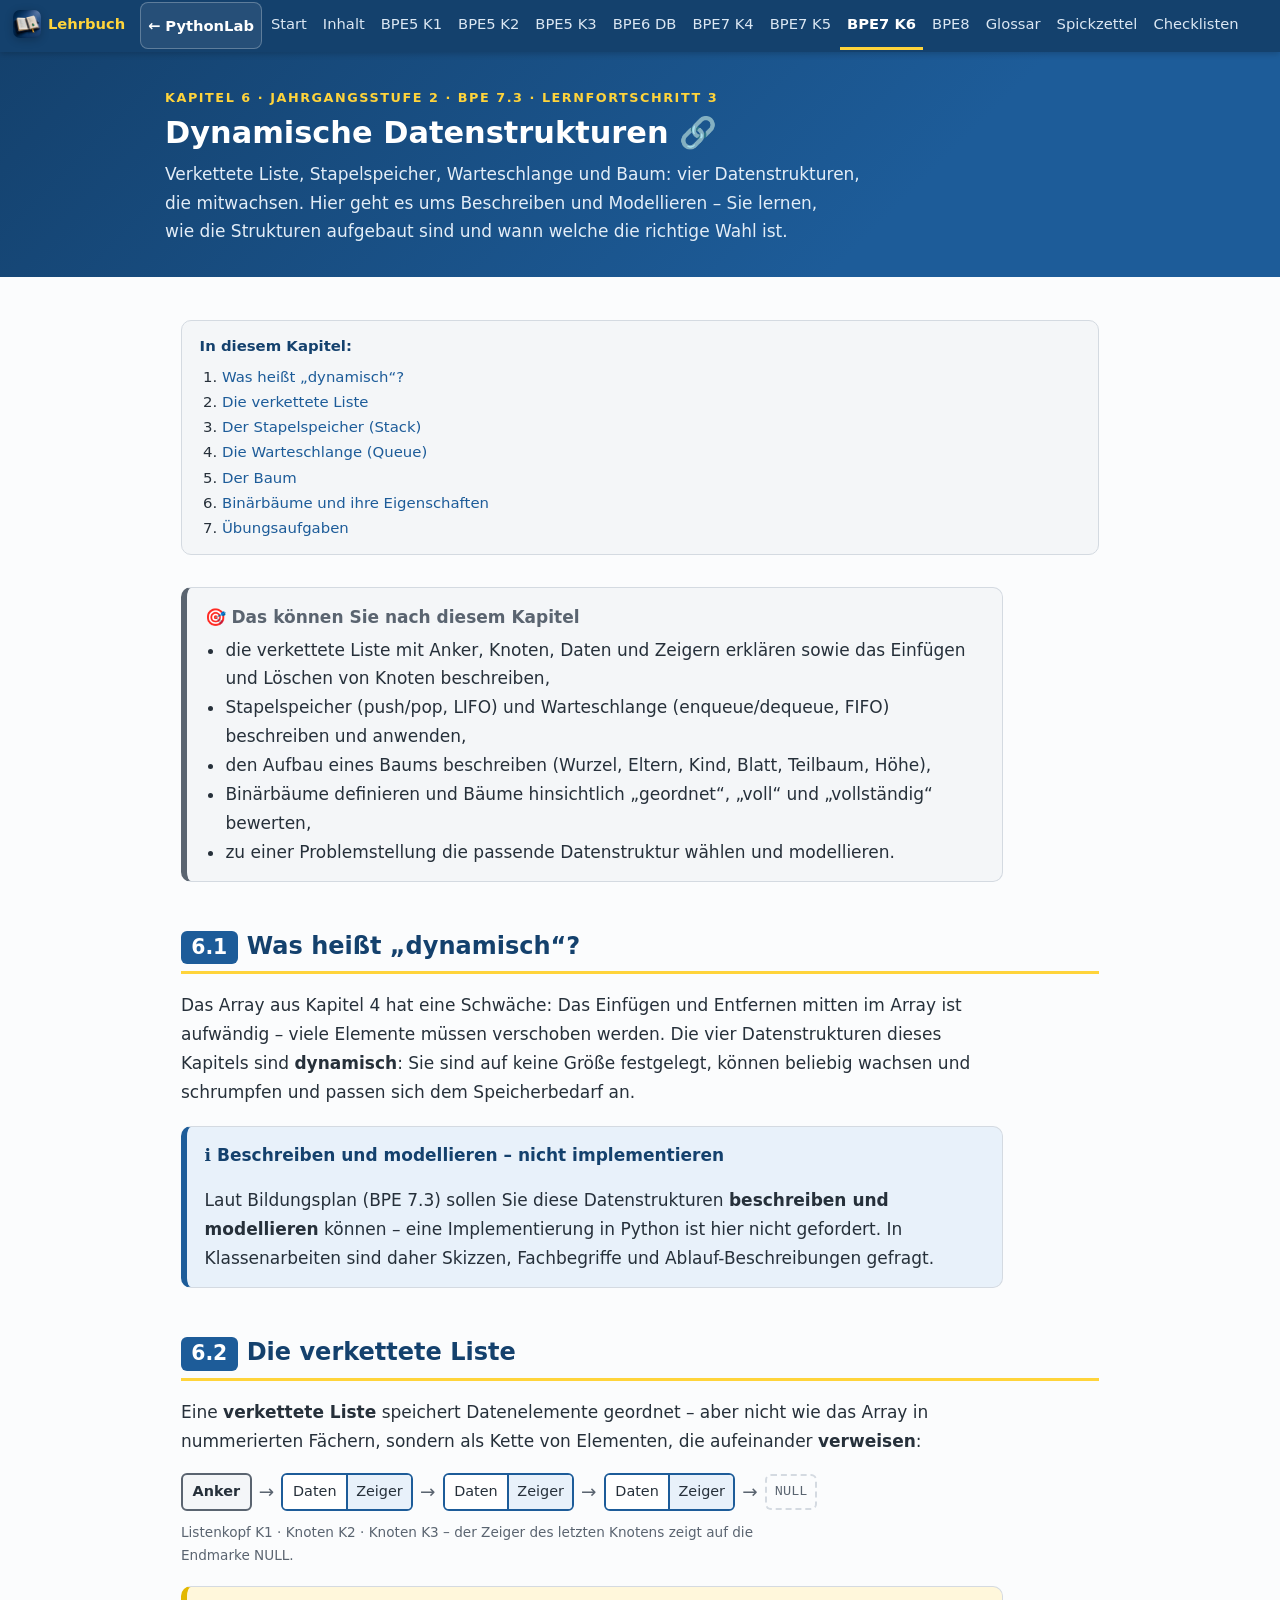
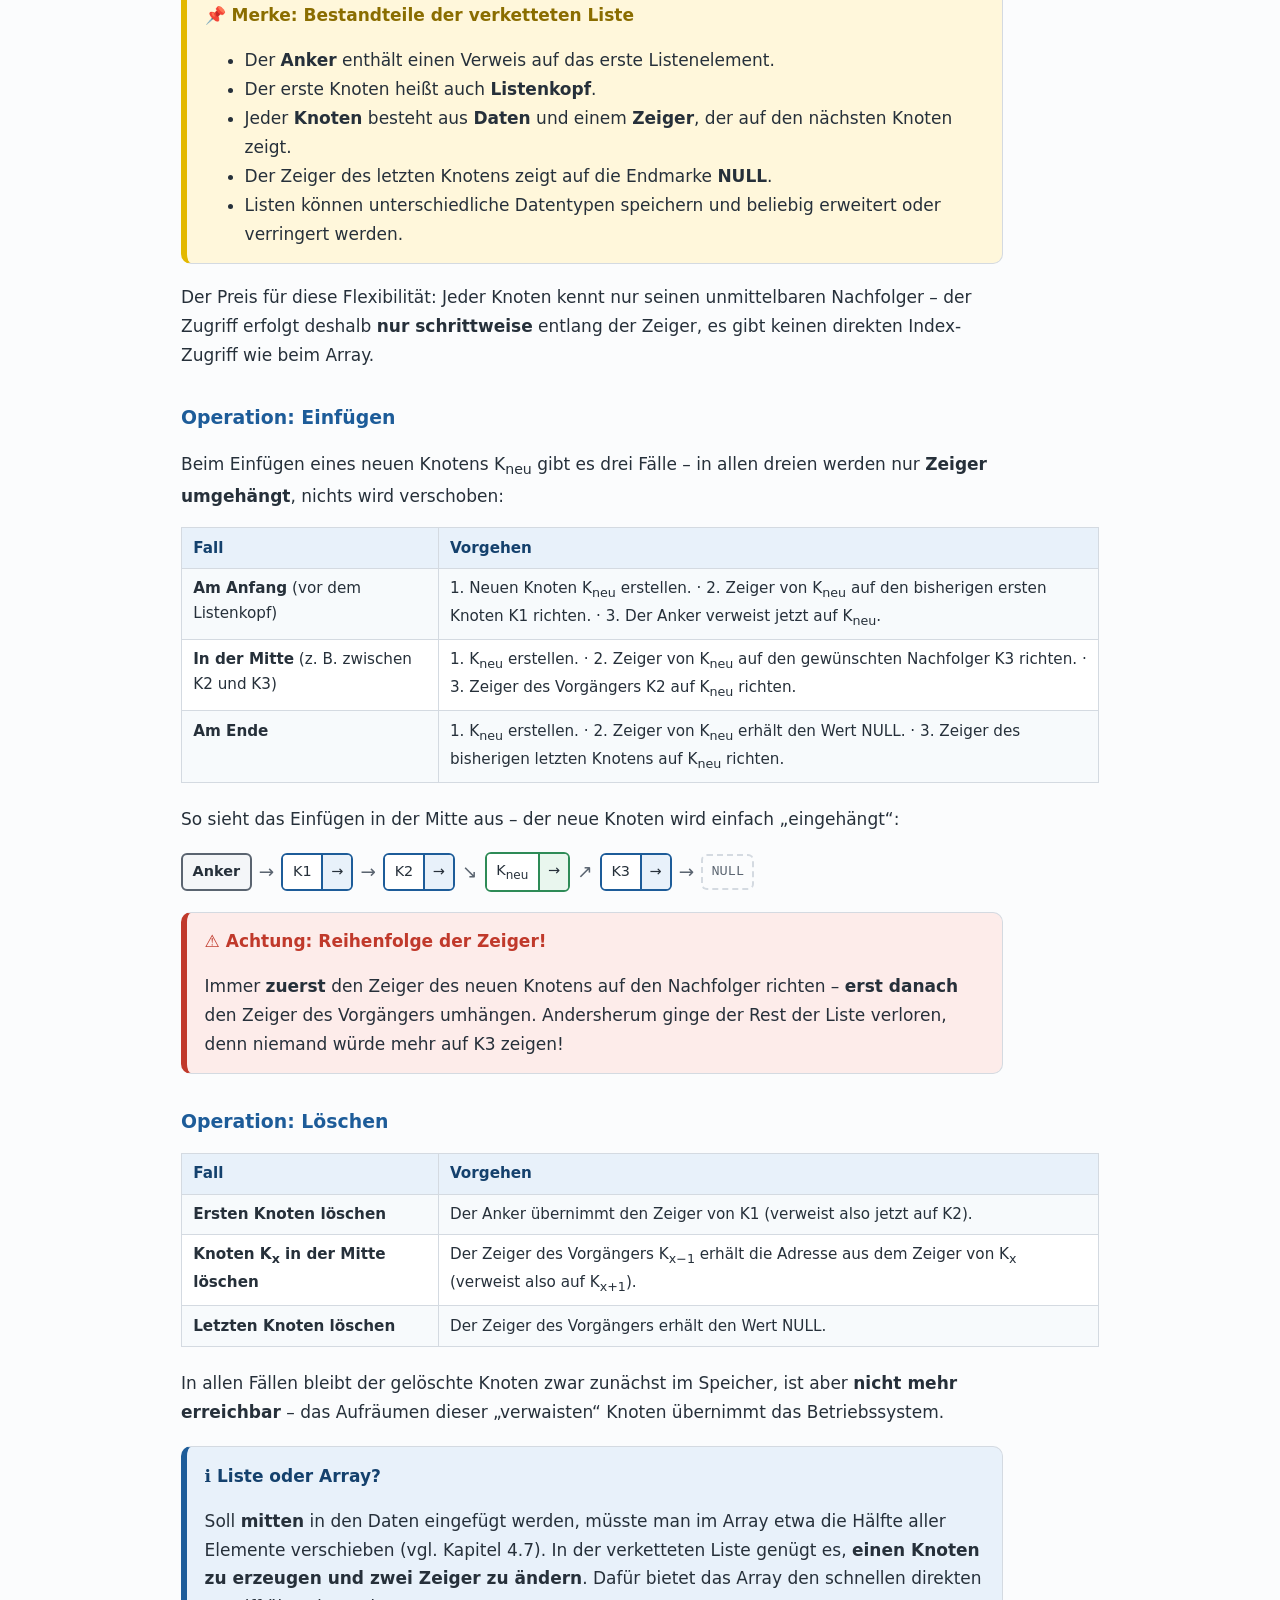
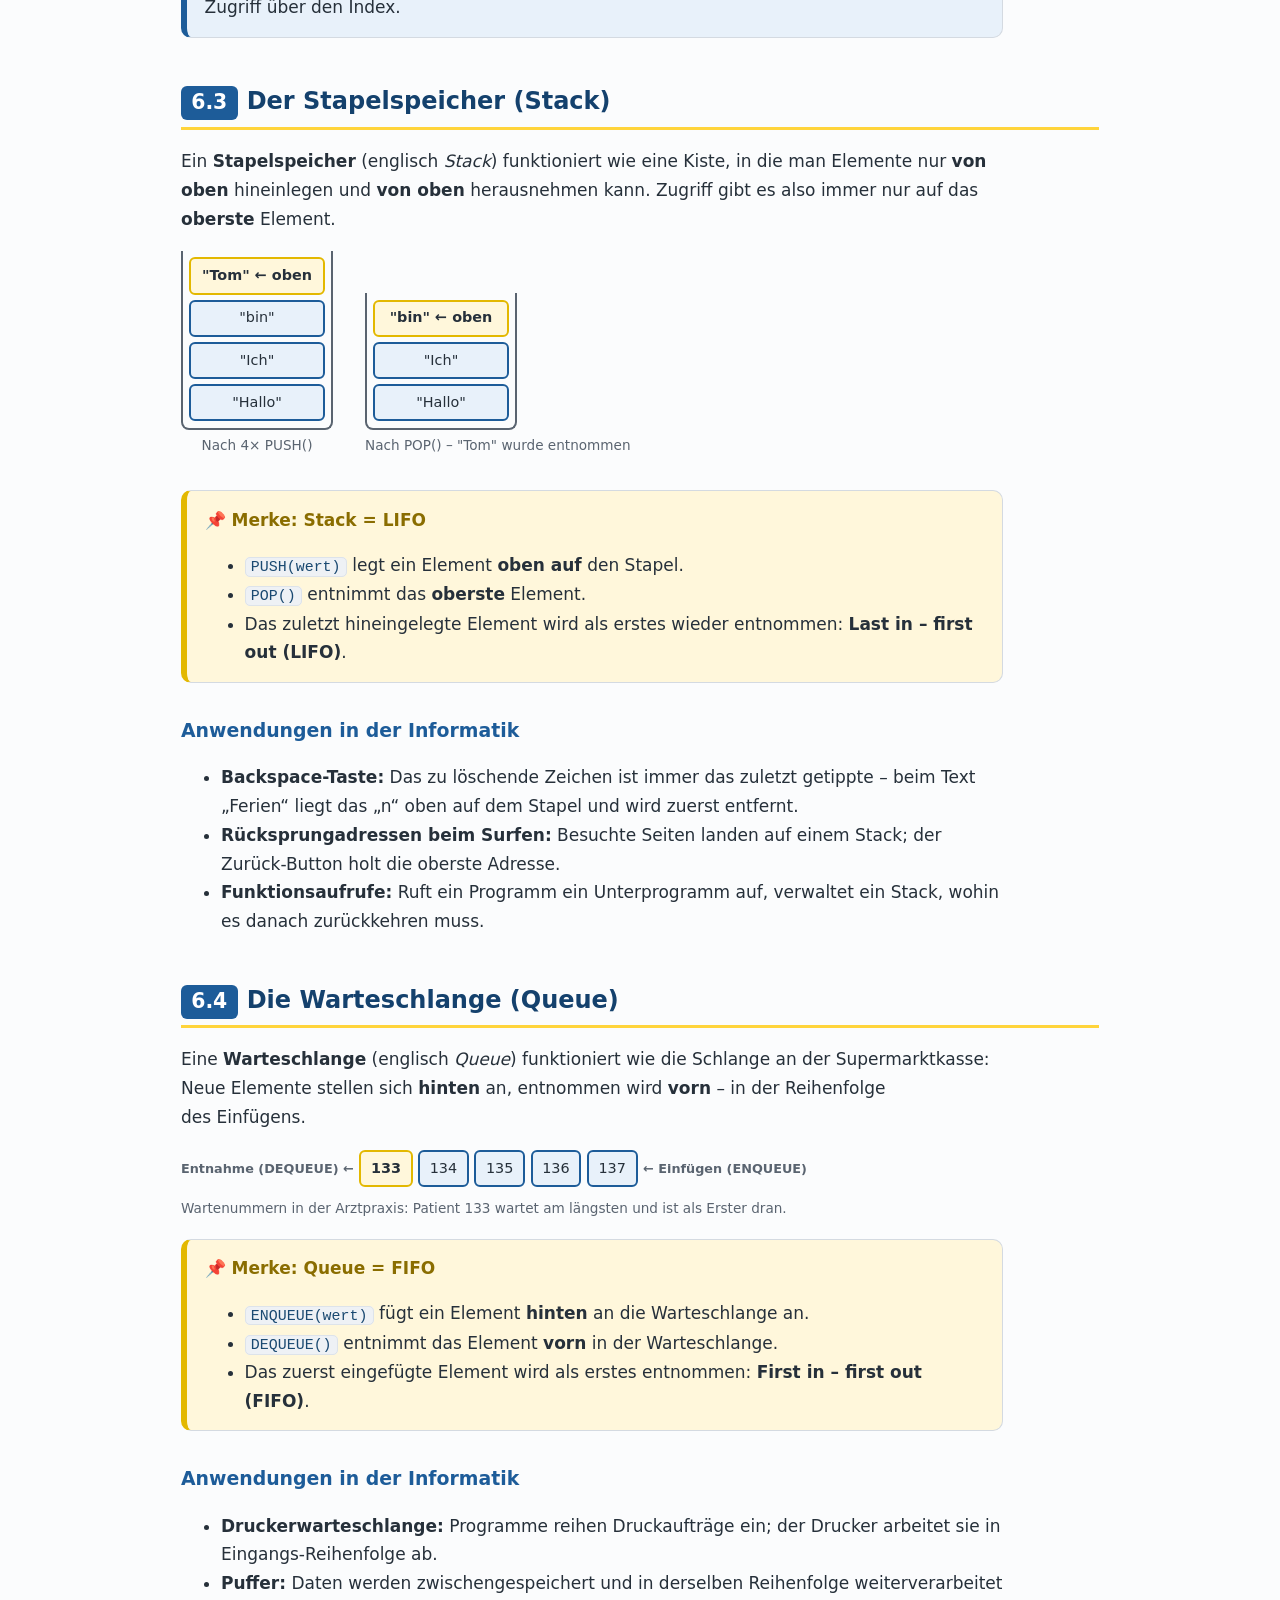
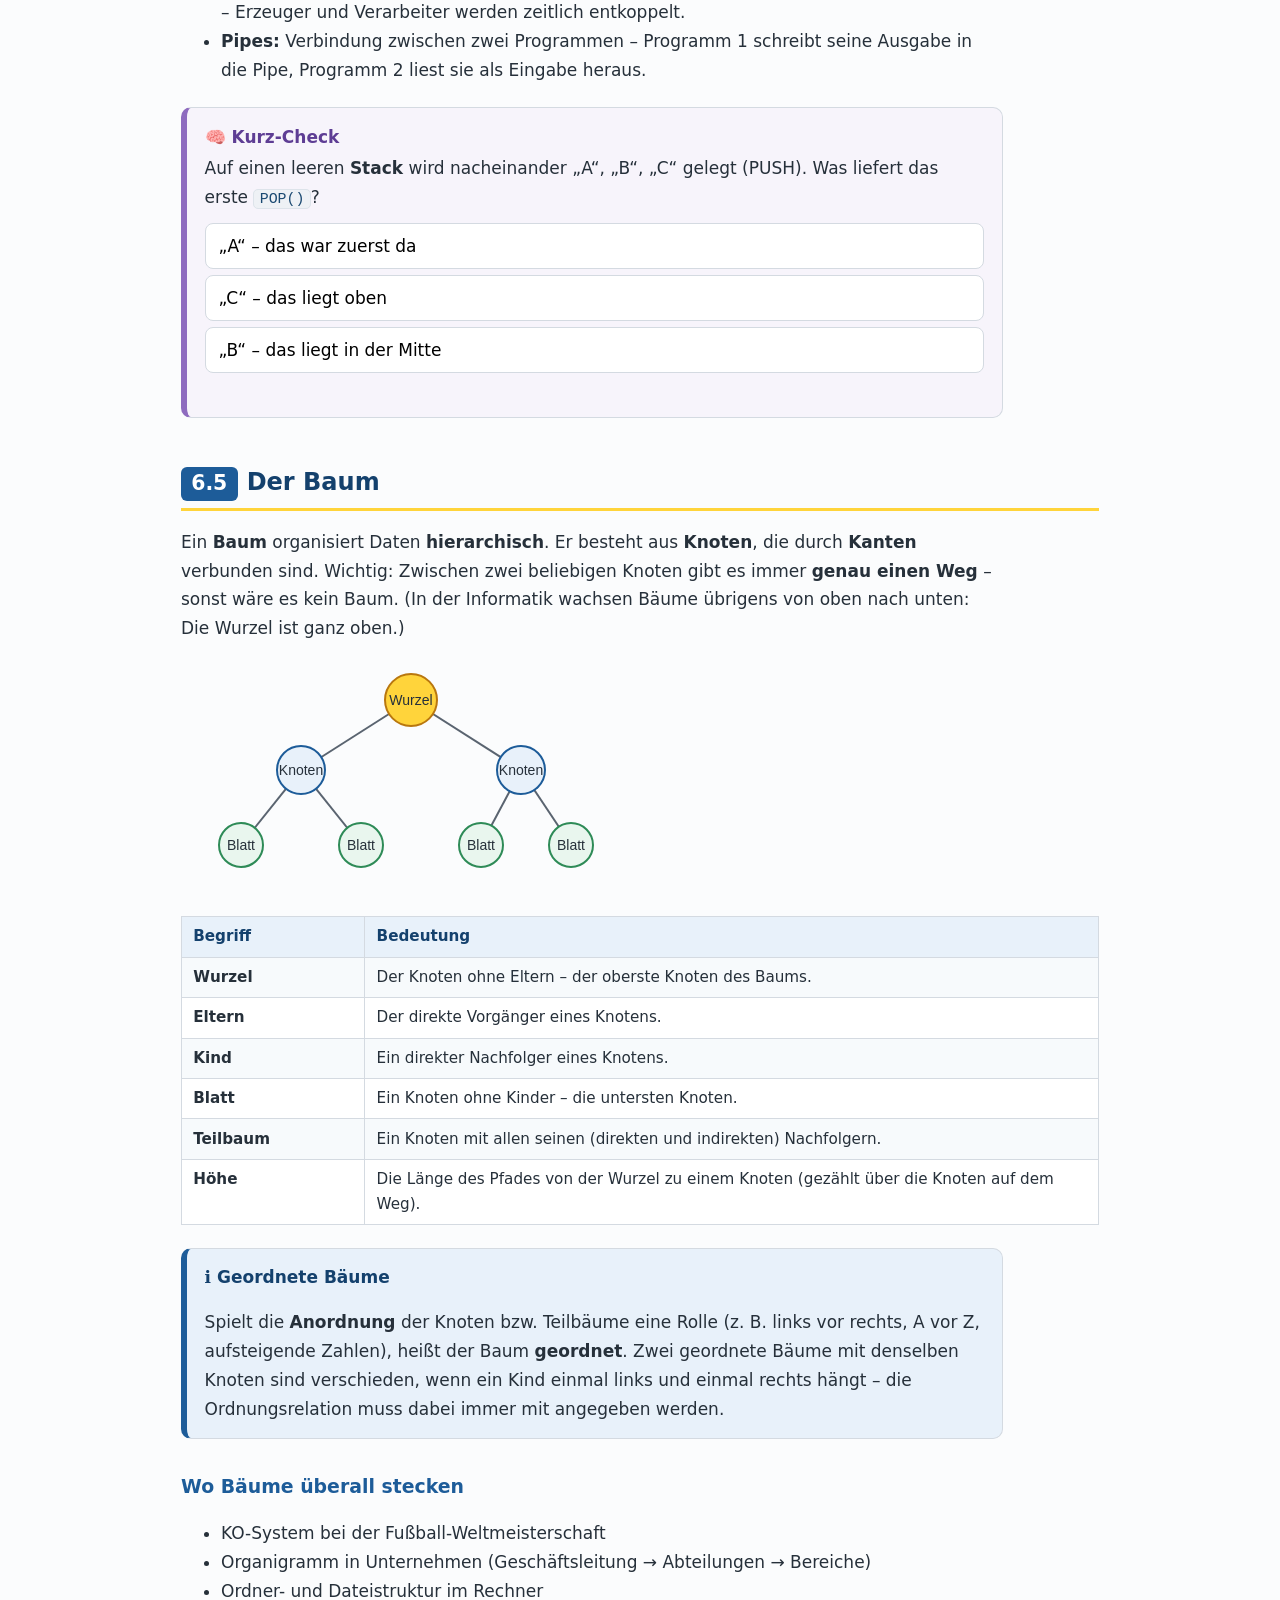
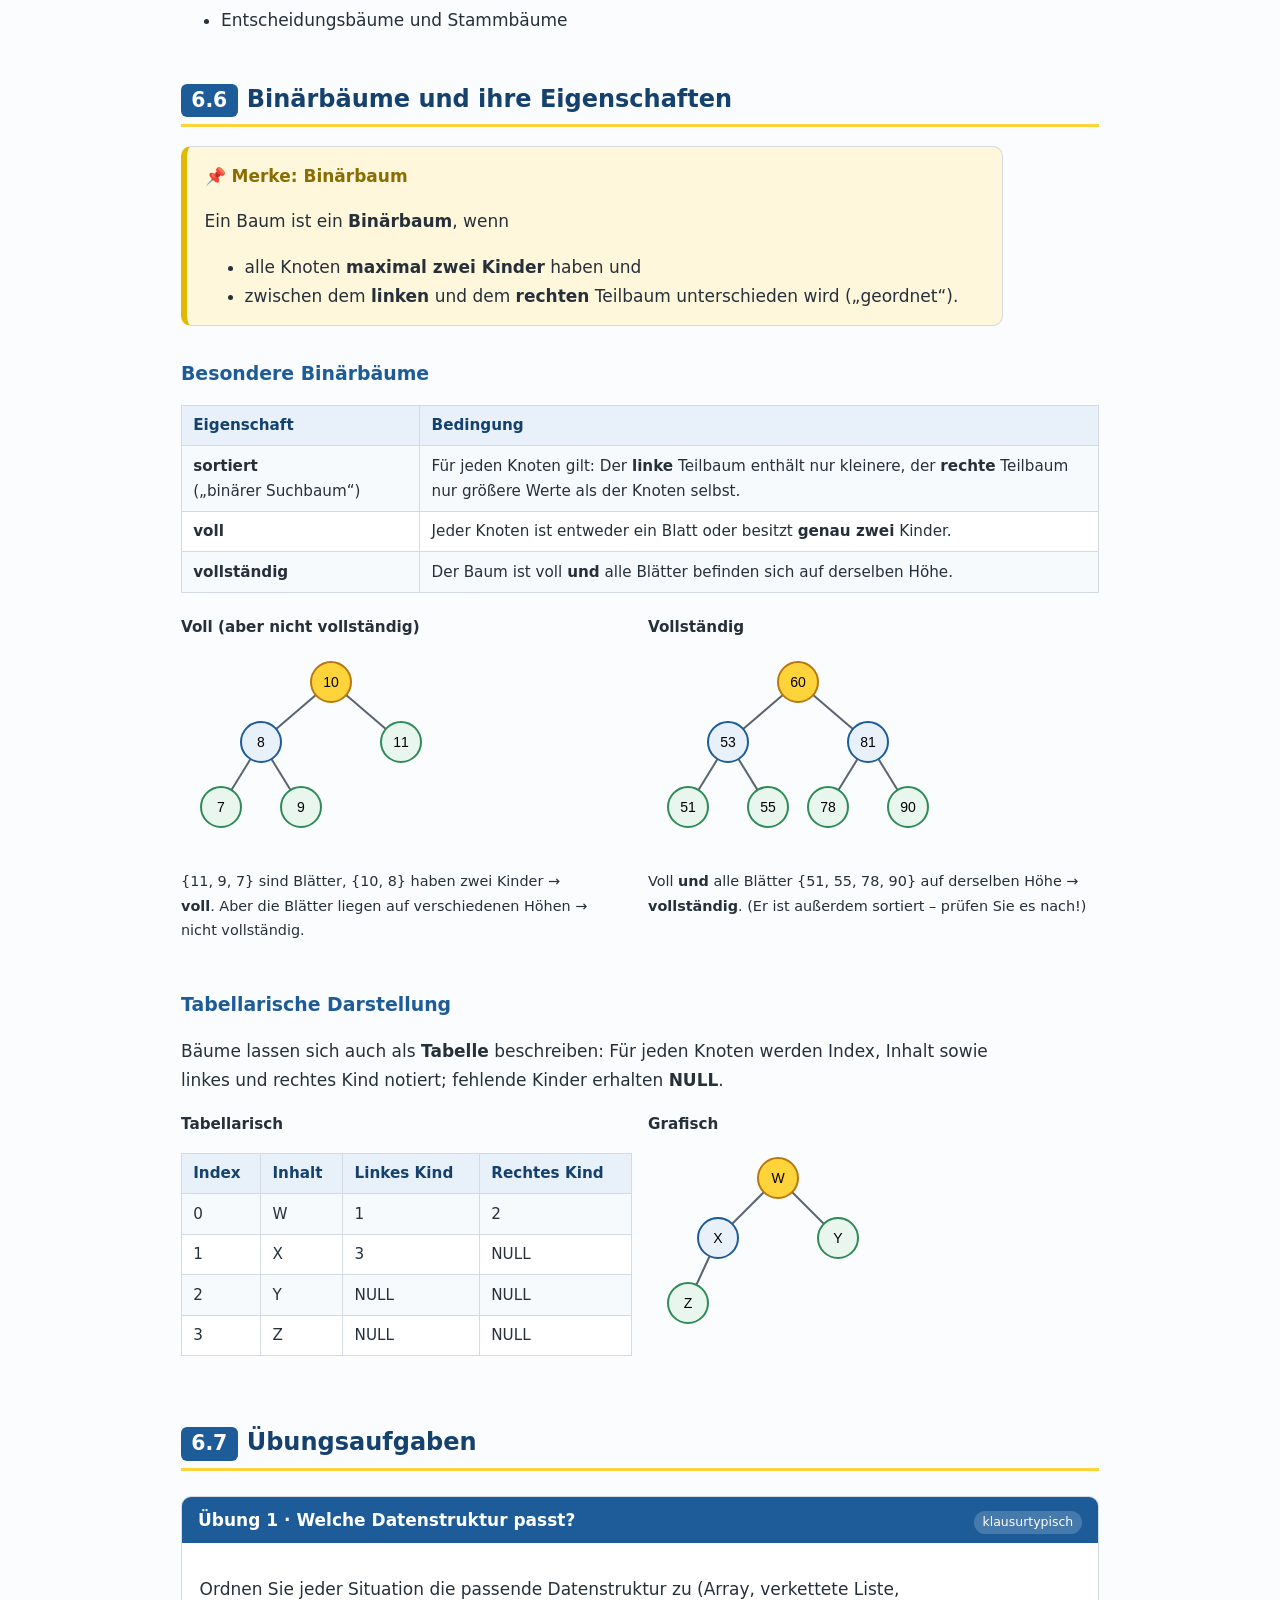
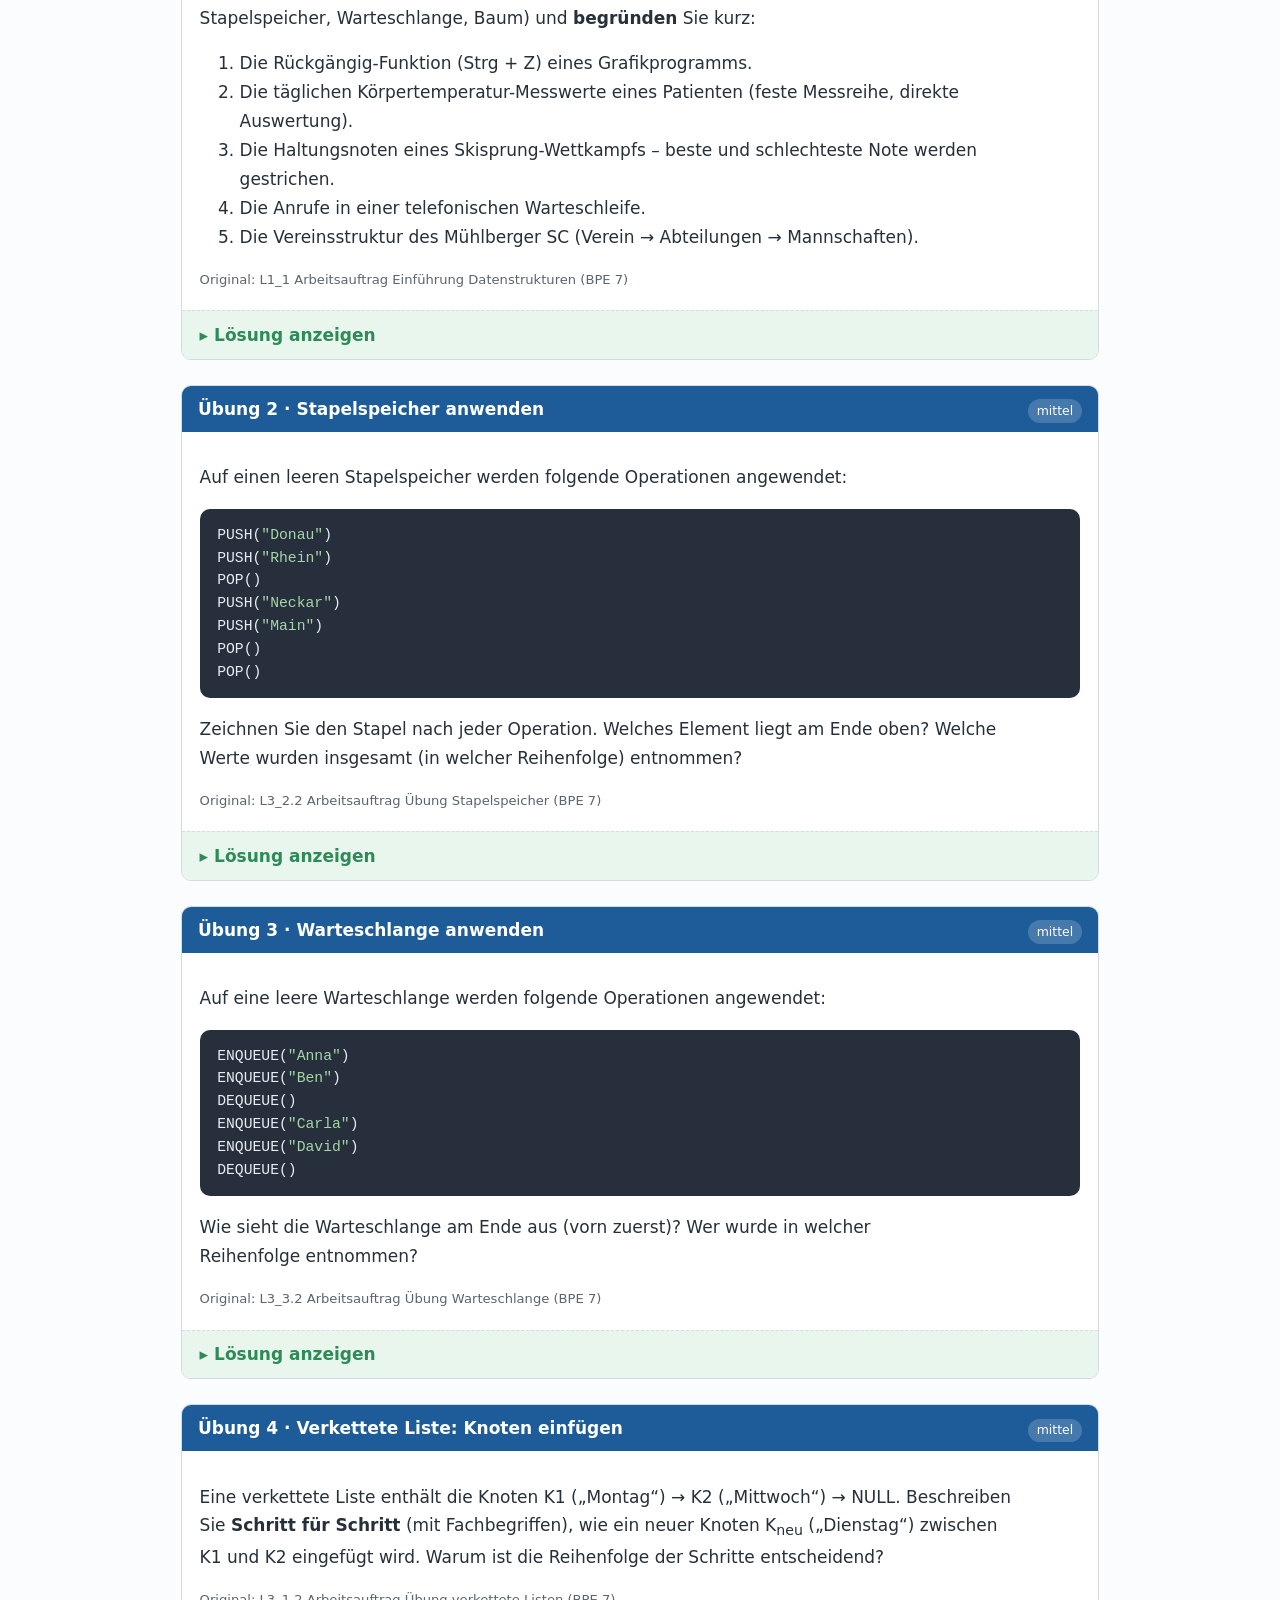
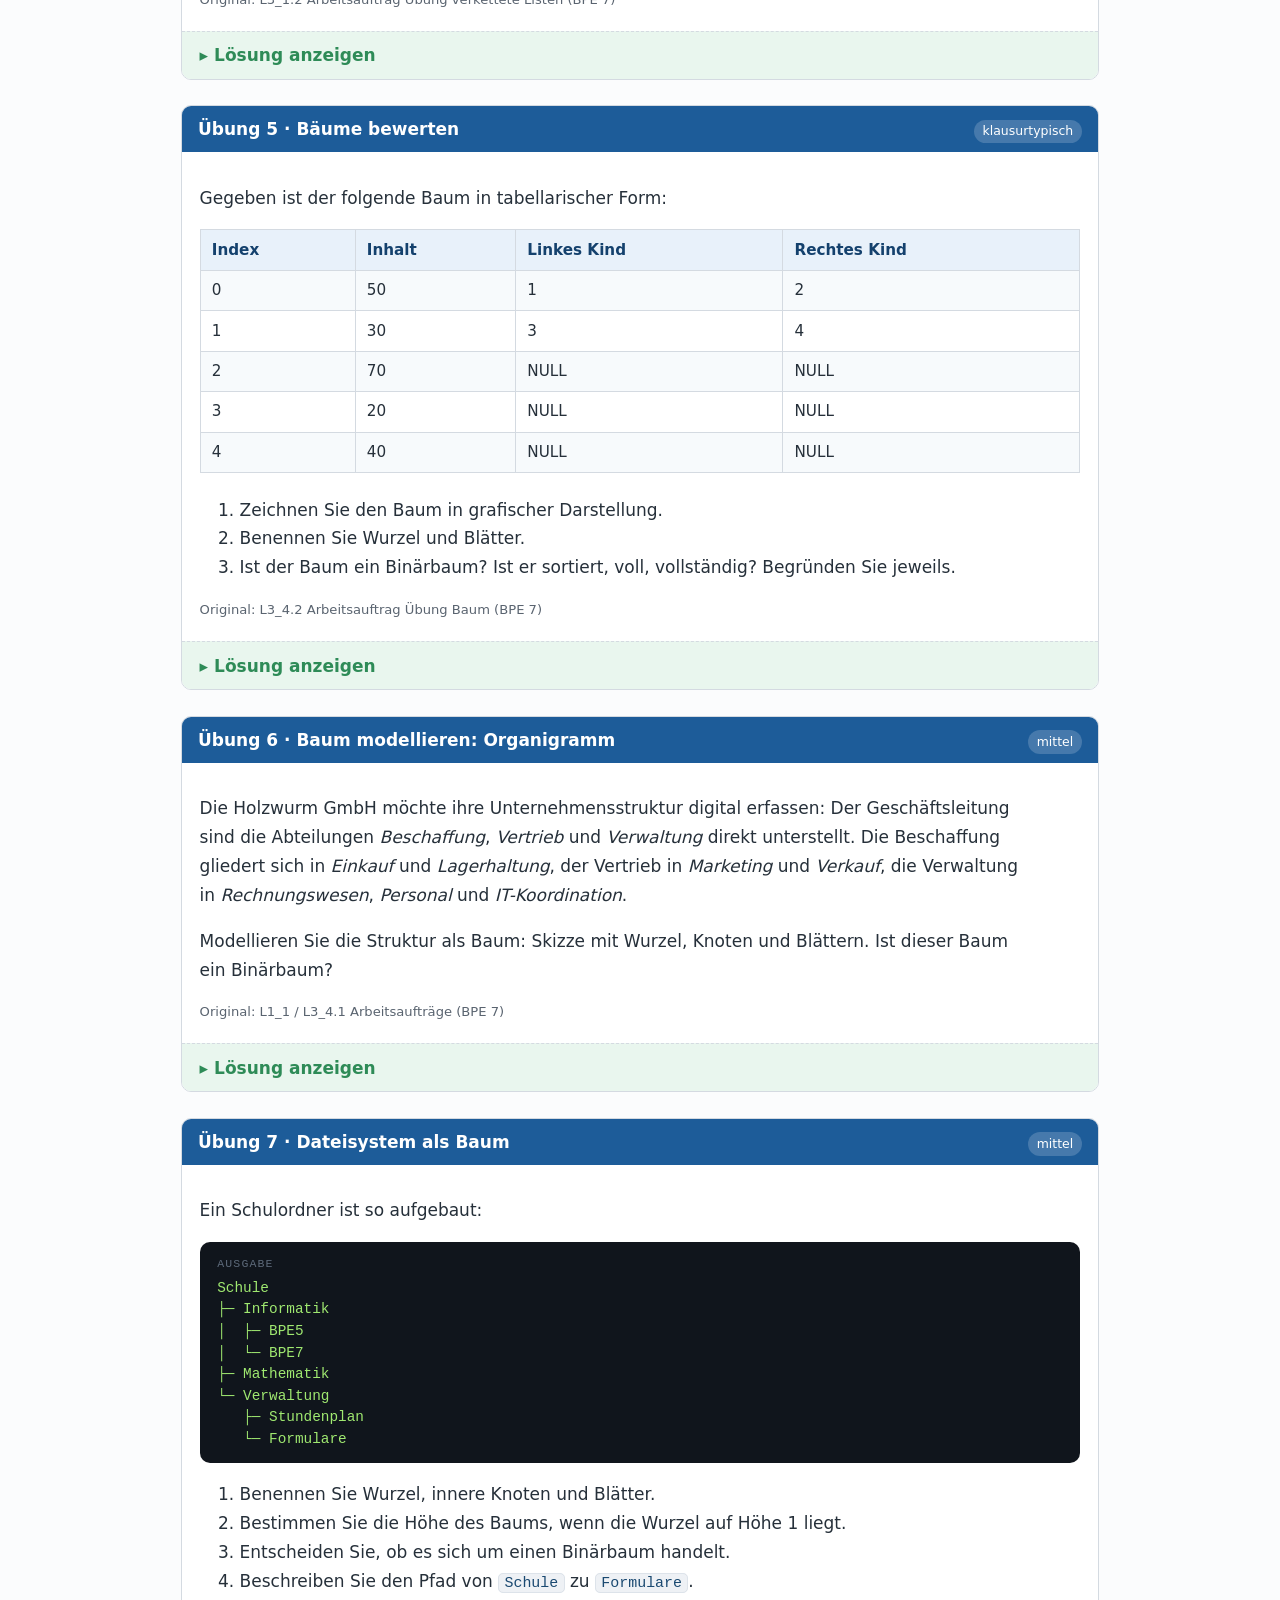
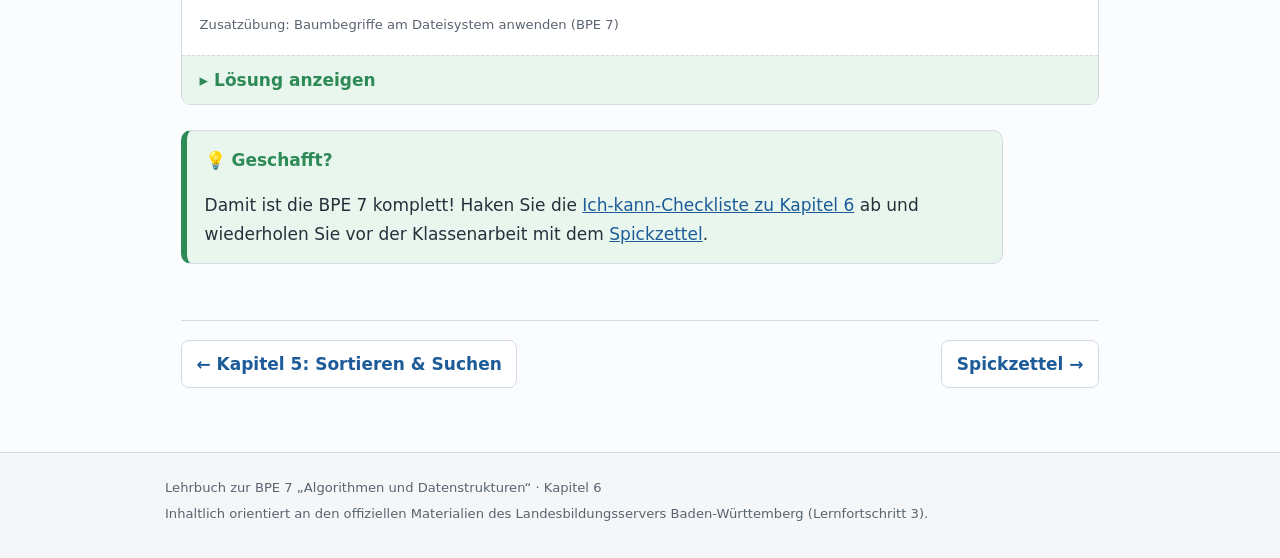
<file: kapitel-6-datenstrukturen.html>
<!DOCTYPE html>
<html lang="de">
<head>
<meta charset="UTF-8">
<meta name="viewport" content="width=device-width, initial-scale=1">
<title>Kapitel 6 · Dynamische Datenstrukturen – Lehrbuch</title>
<link rel="icon" type="image/png" href="assets/lehrbuch-favicon.png?v=2.4.1">
<link rel="apple-touch-icon" href="assets/lehrbuch-apple-touch.png?v=2.4.1">
<link rel="stylesheet" href="assets/style.css?v=2.4.1">
</head>
<body>

<nav class="topnav">
  <div class="nav-inner">
    <a class="nav-logo" href="index.html"><img src="assets/lehrbuch-favicon.png" alt="" width="28" height="28"><span>Lehrbuch</span></a>
    <a class="lab-ruecklink" href="../PythonLab/index.html#workbook">← PythonLab</a>
    <a href="index.html">Start</a>
    <a href="inhaltsverzeichnis.html">Inhalt</a>
    <a href="kapitel-1-kara.html">BPE5 K1</a>
    <a href="kapitel-2-python-grundlagen.html">BPE5 K2</a>
    <a href="kapitel-3-kontrollstrukturen.html">BPE5 K3</a>
    <a href="bpe-6-relationale-datenbanken.html">BPE6 DB</a>
    <a href="kapitel-4-arrays.html">BPE7 K4</a>
    <a href="kapitel-5-sortieren-suchen.html">BPE7 K5</a>
    <a href="kapitel-6-datenstrukturen.html" class="aktiv">BPE7 K6</a>
    <a href="bpe-8-gesellschaftliche-aspekte.html">BPE8</a>
    <a href="glossar.html">Glossar</a>
    <a href="referenz.html">Spickzettel</a>
    <a href="checklisten.html">Checklisten</a>
  </div>
</nav>

<header class="seitenkopf">
  <div class="kopf-inner">
    <p class="dachzeile">Kapitel 6 · Jahrgangsstufe 2 · BPE 7.3 · Lernfortschritt 3</p>
    <h1>Dynamische Datenstrukturen 🔗</h1>
    <p class="untertitel">
      Verkettete Liste, Stapelspeicher, Warteschlange und Baum: vier Datenstrukturen,
      die mitwachsen. Hier geht es ums Beschreiben und Modellieren – Sie lernen, wie
      die Strukturen aufgebaut sind und wann welche die richtige Wahl ist.
    </p>
  </div>
</header>

<main>

<div class="kapitel-toc">
  <strong>In diesem Kapitel:</strong>
  <ol>
    <li><a href="#dynamisch">Was heißt „dynamisch“?</a></li>
    <li><a href="#liste">Die verkettete Liste</a></li>
    <li><a href="#stack">Der Stapelspeicher (Stack)</a></li>
    <li><a href="#queue">Die Warteschlange (Queue)</a></li>
    <li><a href="#baum">Der Baum</a></li>
    <li><a href="#binaerbaum">Binärbäume und ihre Eigenschaften</a></li>
    <li><a href="#uebungen">Übungsaufgaben</a></li>
  </ol>
</div>

<div class="box box-ziel">
  <span class="box-titel">🎯 Das können Sie nach diesem Kapitel</span>
  <ul>
    <li>die verkettete Liste mit Anker, Knoten, Daten und Zeigern erklären sowie das Einfügen und Löschen von Knoten beschreiben,</li>
    <li>Stapelspeicher (push/pop, LIFO) und Warteschlange (enqueue/dequeue, FIFO) beschreiben und anwenden,</li>
    <li>den Aufbau eines Baums beschreiben (Wurzel, Eltern, Kind, Blatt, Teilbaum, Höhe),</li>
    <li>Binärbäume definieren und Bäume hinsichtlich „geordnet“, „voll“ und „vollständig“ bewerten,</li>
    <li>zu einer Problemstellung die passende Datenstruktur wählen und modellieren.</li>
  </ul>
</div>

<!-- ============================================================ -->
<h2 id="dynamisch"><span class="knr">6.1</span>Was heißt „dynamisch“?</h2>

<p>
  Das Array aus Kapitel 4 hat eine Schwäche: Das Einfügen und Entfernen mitten im
  Array ist aufwändig – viele Elemente müssen verschoben werden. Die vier
  Datenstrukturen dieses Kapitels sind <strong>dynamisch</strong>: Sie sind auf keine
  Größe festgelegt, können beliebig wachsen und schrumpfen und passen sich dem
  Speicherbedarf an.
</p>

<div class="box box-info">
  <span class="box-titel">ℹ️ Beschreiben und modellieren – nicht implementieren</span>
  <p>
    Laut Bildungsplan (BPE 7.3) sollen Sie diese Datenstrukturen
    <strong>beschreiben und modellieren</strong> können – eine Implementierung in
    Python ist hier nicht gefordert. In Klassenarbeiten sind daher Skizzen,
    Fachbegriffe und Ablauf-Beschreibungen gefragt.
  </p>
</div>

<!-- ============================================================ -->
<h2 id="liste"><span class="knr">6.2</span>Die verkettete Liste</h2>

<p>
  Eine <strong>verkettete Liste</strong> speichert Datenelemente geordnet – aber nicht
  wie das Array in nummerierten Fächern, sondern als Kette von Elementen, die
  aufeinander <strong>verweisen</strong>:
</p>

<div class="vkette">
  <div class="anker">Anker</div>
  <span class="pfeil">→</span>
  <div class="knoten"><span class="daten">Daten</span><span class="zeiger">Zeiger</span></div>
  <span class="pfeil">→</span>
  <div class="knoten"><span class="daten">Daten</span><span class="zeiger">Zeiger</span></div>
  <span class="pfeil">→</span>
  <div class="knoten"><span class="daten">Daten</span><span class="zeiger">Zeiger</span></div>
  <span class="pfeil">→</span>
  <div class="nullm">NULL</div>
</div>
<p style="font-size:.85rem;color:var(--grau);margin-top:-.5rem;">
  Listenkopf K1 · Knoten K2 · Knoten K3 – der Zeiger des letzten Knotens zeigt auf die Endmarke NULL.
</p>

<div class="box box-merke">
  <span class="box-titel">📌 Merke: Bestandteile der verketteten Liste</span>
  <ul>
    <li>Der <strong>Anker</strong> enthält einen Verweis auf das erste Listenelement.</li>
    <li>Der erste Knoten heißt auch <strong>Listenkopf</strong>.</li>
    <li>Jeder <strong>Knoten</strong> besteht aus <strong>Daten</strong> und einem <strong>Zeiger</strong>, der auf den nächsten Knoten zeigt.</li>
    <li>Der Zeiger des letzten Knotens zeigt auf die Endmarke <strong>NULL</strong>.</li>
    <li>Listen können unterschiedliche Datentypen speichern und beliebig erweitert oder verringert werden.</li>
  </ul>
</div>

<p>
  Der Preis für diese Flexibilität: Jeder Knoten kennt nur seinen unmittelbaren
  Nachfolger – der Zugriff erfolgt deshalb <strong>nur schrittweise</strong> entlang
  der Zeiger, es gibt keinen direkten Index-Zugriff wie beim Array.
</p>

<h3>Operation: Einfügen</h3>

<p>Beim Einfügen eines neuen Knotens K<sub>neu</sub> gibt es drei Fälle – in allen dreien werden nur <strong>Zeiger umgehängt</strong>, nichts wird verschoben:</p>

<table class="tab">
  <tr><th style="width:28%">Fall</th><th>Vorgehen</th></tr>
  <tr>
    <td><strong>Am Anfang</strong> (vor dem Listenkopf)</td>
    <td>1. Neuen Knoten K<sub>neu</sub> erstellen. · 2. Zeiger von K<sub>neu</sub> auf den bisherigen ersten Knoten K1 richten. · 3. Der Anker verweist jetzt auf K<sub>neu</sub>.</td>
  </tr>
  <tr>
    <td><strong>In der Mitte</strong> (z. B. zwischen K2 und K3)</td>
    <td>1. K<sub>neu</sub> erstellen. · 2. Zeiger von K<sub>neu</sub> auf den gewünschten Nachfolger K3 richten. · 3. Zeiger des Vorgängers K2 auf K<sub>neu</sub> richten.</td>
  </tr>
  <tr>
    <td><strong>Am Ende</strong></td>
    <td>1. K<sub>neu</sub> erstellen. · 2. Zeiger von K<sub>neu</sub> erhält den Wert NULL. · 3. Zeiger des bisherigen letzten Knotens auf K<sub>neu</sub> richten.</td>
  </tr>
</table>

<p>So sieht das Einfügen in der Mitte aus – der neue Knoten wird einfach „eingehängt“:</p>

<div class="vkette">
  <div class="anker">Anker</div>
  <span class="pfeil">→</span>
  <div class="knoten"><span class="daten">K1</span><span class="zeiger">→</span></div>
  <span class="pfeil">→</span>
  <div class="knoten"><span class="daten">K2</span><span class="zeiger">→</span></div>
  <span class="pfeil">↘</span>
  <div class="knoten neu"><span class="daten">K<sub>neu</sub></span><span class="zeiger">→</span></div>
  <span class="pfeil">↗</span>
  <div class="knoten"><span class="daten">K3</span><span class="zeiger">→</span></div>
  <span class="pfeil">→</span>
  <div class="nullm">NULL</div>
</div>

<div class="box box-achtung">
  <span class="box-titel">⚠️ Achtung: Reihenfolge der Zeiger!</span>
  <p>
    Immer <strong>zuerst</strong> den Zeiger des neuen Knotens auf den Nachfolger
    richten – <strong>erst danach</strong> den Zeiger des Vorgängers umhängen.
    Andersherum ginge der Rest der Liste verloren, denn niemand würde mehr auf K3
    zeigen!
  </p>
</div>

<h3>Operation: Löschen</h3>

<table class="tab">
  <tr><th style="width:28%">Fall</th><th>Vorgehen</th></tr>
  <tr><td><strong>Ersten Knoten löschen</strong></td><td>Der Anker übernimmt den Zeiger von K1 (verweist also jetzt auf K2).</td></tr>
  <tr><td><strong>Knoten K<sub>x</sub> in der Mitte löschen</strong></td><td>Der Zeiger des Vorgängers K<sub>x−1</sub> erhält die Adresse aus dem Zeiger von K<sub>x</sub> (verweist also auf K<sub>x+1</sub>).</td></tr>
  <tr><td><strong>Letzten Knoten löschen</strong></td><td>Der Zeiger des Vorgängers erhält den Wert NULL.</td></tr>
</table>

<p>
  In allen Fällen bleibt der gelöschte Knoten zwar zunächst im Speicher, ist aber
  <strong>nicht mehr erreichbar</strong> – das Aufräumen dieser „verwaisten“ Knoten
  übernimmt das Betriebssystem.
</p>

<div class="box box-info">
  <span class="box-titel">ℹ️ Liste oder Array?</span>
  <p>
    Soll <strong>mitten</strong> in den Daten eingefügt werden, müsste man im Array
    etwa die Hälfte aller Elemente verschieben (vgl. Kapitel 4.7). In der verketteten
    Liste genügt es, <strong>einen Knoten zu erzeugen und zwei Zeiger zu ändern</strong>.
    Dafür bietet das Array den schnellen direkten Zugriff über den Index.
  </p>
</div>

<!-- ============================================================ -->
<h2 id="stack"><span class="knr">6.3</span>Der Stapelspeicher (Stack)</h2>

<p>
  Ein <strong>Stapelspeicher</strong> (englisch <em>Stack</em>) funktioniert wie eine
  Kiste, in die man Elemente nur <strong>von oben</strong> hineinlegen und
  <strong>von oben</strong> herausnehmen kann. Zugriff gibt es also immer nur auf das
  <strong>oberste</strong> Element.
</p>

<div class="stapel-wrap">
  <div>
    <div class="stapel">
      <div class="element top">"Tom" ← oben</div>
      <div class="element">"bin"</div>
      <div class="element">"Ich"</div>
      <div class="element">"Hallo"</div>
    </div>
    <p class="beschriftung">Nach 4× PUSH()</p>
  </div>
  <div>
    <div class="stapel">
      <div class="element top">"bin" ← oben</div>
      <div class="element">"Ich"</div>
      <div class="element">"Hallo"</div>
    </div>
    <p class="beschriftung">Nach POP() – "Tom" wurde entnommen</p>
  </div>
</div>

<div class="box box-merke">
  <span class="box-titel">📌 Merke: Stack = LIFO</span>
  <ul>
    <li><code>PUSH(wert)</code> legt ein Element <strong>oben auf</strong> den Stapel.</li>
    <li><code>POP()</code> entnimmt das <strong>oberste</strong> Element.</li>
    <li>Das zuletzt hineingelegte Element wird als erstes wieder entnommen: <strong>Last in – first out (LIFO)</strong>.</li>
  </ul>
</div>

<h3>Anwendungen in der Informatik</h3>

<ul>
  <li><strong>Backspace-Taste:</strong> Das zu löschende Zeichen ist immer das zuletzt getippte – beim Text „Ferien“ liegt das „n“ oben auf dem Stapel und wird zuerst entfernt.</li>
  <li><strong>Rücksprungadressen beim Surfen:</strong> Besuchte Seiten landen auf einem Stack; der Zurück-Button holt die oberste Adresse.</li>
  <li><strong>Funktionsaufrufe:</strong> Ruft ein Programm ein Unterprogramm auf, verwaltet ein Stack, wohin es danach zurückkehren muss.</li>
</ul>

<!-- ============================================================ -->
<h2 id="queue"><span class="knr">6.4</span>Die Warteschlange (Queue)</h2>

<p>
  Eine <strong>Warteschlange</strong> (englisch <em>Queue</em>) funktioniert wie die
  Schlange an der Supermarktkasse: Neue Elemente stellen sich <strong>hinten</strong>
  an, entnommen wird <strong>vorn</strong> – in der Reihenfolge des Einfügens.
</p>

<div class="queue">
  <span class="q-label">Entnahme (DEQUEUE) ←</span>
  <div class="element vorn">133</div>
  <div class="element">134</div>
  <div class="element">135</div>
  <div class="element">136</div>
  <div class="element">137</div>
  <span class="q-label">← Einfügen (ENQUEUE)</span>
</div>
<p style="font-size:.85rem;color:var(--grau);margin-top:-.5rem;">
  Wartenummern in der Arztpraxis: Patient 133 wartet am längsten und ist als Erster dran.
</p>

<div class="box box-merke">
  <span class="box-titel">📌 Merke: Queue = FIFO</span>
  <ul>
    <li><code>ENQUEUE(wert)</code> fügt ein Element <strong>hinten</strong> an die Warteschlange an.</li>
    <li><code>DEQUEUE()</code> entnimmt das Element <strong>vorn</strong> in der Warteschlange.</li>
    <li>Das zuerst eingefügte Element wird als erstes entnommen: <strong>First in – first out (FIFO)</strong>.</li>
  </ul>
</div>

<h3>Anwendungen in der Informatik</h3>

<ul>
  <li><strong>Druckerwarteschlange:</strong> Programme reihen Druckaufträge ein; der Drucker arbeitet sie in Eingangs-Reihenfolge ab.</li>
  <li><strong>Puffer:</strong> Daten werden zwischengespeichert und in derselben Reihenfolge weiterverarbeitet – Erzeuger und Verarbeiter werden zeitlich entkoppelt.</li>
  <li><strong>Pipes:</strong> Verbindung zwischen zwei Programmen – Programm 1 schreibt seine Ausgabe in die Pipe, Programm 2 liest sie als Eingabe heraus.</li>
</ul>

<div class="quiz" data-erklaerung="Der Stack arbeitet nach LIFO: Zuletzt gepusht („C“) wird zuerst gepoppt.">
  <span class="quiz-titel">🧠 Kurz-Check</span>
  <p class="quiz-frage">
    Auf einen leeren <strong>Stack</strong> wird nacheinander „A“, „B“, „C“ gelegt
    (PUSH). Was liefert das erste <code>POP()</code>?
  </p>
  <button class="antwort">„A“ – das war zuerst da</button>
  <button class="antwort" data-richtig>„C“ – das liegt oben</button>
  <button class="antwort">„B“ – das liegt in der Mitte</button>
  <p class="quiz-feedback"></p>
</div>

<!-- ============================================================ -->
<h2 id="baum"><span class="knr">6.5</span>Der Baum</h2>

<p>
  Ein <strong>Baum</strong> organisiert Daten <strong>hierarchisch</strong>. Er
  besteht aus <strong>Knoten</strong>, die durch <strong>Kanten</strong> verbunden
  sind. Wichtig: Zwischen zwei beliebigen Knoten gibt es immer <strong>genau einen
  Weg</strong> – sonst wäre es kein Baum. (In der Informatik wachsen Bäume übrigens
  von oben nach unten: Die Wurzel ist ganz oben.)
</p>

<svg viewBox="0 0 460 240" style="max-width:460px;display:block;margin:1rem 0" role="img" aria-label="Baum mit Wurzel, inneren Knoten und Blättern">
  <g stroke="#5a6470" stroke-width="2">
    <line x1="230" y1="40" x2="120" y2="110"/>
    <line x1="230" y1="40" x2="340" y2="110"/>
    <line x1="120" y1="110" x2="60" y2="185"/>
    <line x1="120" y1="110" x2="180" y2="185"/>
    <line x1="340" y1="110" x2="300" y2="185"/>
    <line x1="340" y1="110" x2="390" y2="185"/>
  </g>
  <g>
    <circle cx="230" cy="40" r="26" fill="#ffd43b" stroke="#b9770e" stroke-width="2"/>
    <circle cx="120" cy="110" r="24" fill="#e8f1fa" stroke="#1d5c99" stroke-width="2"/>
    <circle cx="340" cy="110" r="24" fill="#e8f1fa" stroke="#1d5c99" stroke-width="2"/>
    <circle cx="60"  cy="185" r="22" fill="#e9f6ee" stroke="#2e8b57" stroke-width="2"/>
    <circle cx="180" cy="185" r="22" fill="#e9f6ee" stroke="#2e8b57" stroke-width="2"/>
    <circle cx="300" cy="185" r="22" fill="#e9f6ee" stroke="#2e8b57" stroke-width="2"/>
    <circle cx="390" cy="185" r="22" fill="#e9f6ee" stroke="#2e8b57" stroke-width="2"/>
  </g>
  <g font-size="14" font-family="Segoe UI, sans-serif" text-anchor="middle" fill="#26303a">
    <text x="230" y="45">Wurzel</text>
    <text x="120" y="115">Knoten</text>
    <text x="340" y="115">Knoten</text>
    <text x="60"  y="190">Blatt</text>
    <text x="180" y="190">Blatt</text>
    <text x="300" y="190">Blatt</text>
    <text x="390" y="190">Blatt</text>
  </g>
</svg>

<table class="tab">
  <tr><th style="width:20%">Begriff</th><th>Bedeutung</th></tr>
  <tr><td><strong>Wurzel</strong></td><td>Der Knoten ohne Eltern – der oberste Knoten des Baums.</td></tr>
  <tr><td><strong>Eltern</strong></td><td>Der direkte Vorgänger eines Knotens.</td></tr>
  <tr><td><strong>Kind</strong></td><td>Ein direkter Nachfolger eines Knotens.</td></tr>
  <tr><td><strong>Blatt</strong></td><td>Ein Knoten ohne Kinder – die untersten Knoten.</td></tr>
  <tr><td><strong>Teilbaum</strong></td><td>Ein Knoten mit allen seinen (direkten und indirekten) Nachfolgern.</td></tr>
  <tr><td><strong>Höhe</strong></td><td>Die Länge des Pfades von der Wurzel zu einem Knoten (gezählt über die Knoten auf dem Weg).</td></tr>
</table>

<div class="box box-info">
  <span class="box-titel">ℹ️ Geordnete Bäume</span>
  <p>
    Spielt die <strong>Anordnung</strong> der Knoten bzw. Teilbäume eine Rolle
    (z.&nbsp;B. links vor rechts, A vor Z, aufsteigende Zahlen), heißt der Baum
    <strong>geordnet</strong>. Zwei geordnete Bäume mit denselben Knoten sind
    verschieden, wenn ein Kind einmal links und einmal rechts hängt – die
    Ordnungsrelation muss dabei immer mit angegeben werden.
  </p>
</div>

<h3>Wo Bäume überall stecken</h3>

<ul>
  <li>KO-System bei der Fußball-Weltmeisterschaft</li>
  <li>Organigramm in Unternehmen (Geschäftsleitung → Abteilungen → Bereiche)</li>
  <li>Ordner- und Dateistruktur im Rechner</li>
  <li>Entscheidungsbäume und Stammbäume</li>
</ul>

<!-- ============================================================ -->
<h2 id="binaerbaum"><span class="knr">6.6</span>Binärbäume und ihre Eigenschaften</h2>

<div class="box box-merke">
  <span class="box-titel">📌 Merke: Binärbaum</span>
  <p>Ein Baum ist ein <strong>Binärbaum</strong>, wenn</p>
  <ul>
    <li>alle Knoten <strong>maximal zwei Kinder</strong> haben und</li>
    <li>zwischen dem <strong>linken</strong> und dem <strong>rechten</strong> Teilbaum unterschieden wird („geordnet“).</li>
  </ul>
</div>

<h3>Besondere Binärbäume</h3>

<table class="tab">
  <tr><th style="width:26%">Eigenschaft</th><th>Bedingung</th></tr>
  <tr>
    <td><strong>sortiert</strong><br>(„binärer Suchbaum“)</td>
    <td>Für jeden Knoten gilt: Der <strong>linke</strong> Teilbaum enthält nur kleinere, der <strong>rechte</strong> Teilbaum nur größere Werte als der Knoten selbst.</td>
  </tr>
  <tr>
    <td><strong>voll</strong></td>
    <td>Jeder Knoten ist entweder ein Blatt oder besitzt <strong>genau zwei</strong> Kinder.</td>
  </tr>
  <tr>
    <td><strong>vollständig</strong></td>
    <td>Der Baum ist voll <strong>und</strong> alle Blätter befinden sich auf derselben Höhe.</td>
  </tr>
</table>

<div class="vergleich">
  <div>
    <h4>Voll (aber nicht vollständig)</h4>
    <svg viewBox="0 0 300 200" style="max-width:300px" role="img" aria-label="Voller Binärbaum">
      <g stroke="#5a6470" stroke-width="2">
        <line x1="150" y1="35" x2="80" y2="95"/>
        <line x1="150" y1="35" x2="220" y2="95"/>
        <line x1="80" y1="95" x2="40" y2="160"/>
        <line x1="80" y1="95" x2="120" y2="160"/>
      </g>
      <g font-size="14" font-family="Segoe UI, sans-serif" text-anchor="middle">
        <circle cx="150" cy="35" r="20" fill="#ffd43b" stroke="#b9770e" stroke-width="2"/><text x="150" y="40">10</text>
        <circle cx="80"  cy="95" r="20" fill="#e8f1fa" stroke="#1d5c99" stroke-width="2"/><text x="80" y="100">8</text>
        <circle cx="220" cy="95" r="20" fill="#e9f6ee" stroke="#2e8b57" stroke-width="2"/><text x="220" y="100">11</text>
        <circle cx="40"  cy="160" r="20" fill="#e9f6ee" stroke="#2e8b57" stroke-width="2"/><text x="40" y="165">7</text>
        <circle cx="120" cy="160" r="20" fill="#e9f6ee" stroke="#2e8b57" stroke-width="2"/><text x="120" y="165">9</text>
      </g>
    </svg>
    <p style="font-size:.9rem">
      {11, 9, 7} sind Blätter, {10, 8} haben zwei Kinder → <strong>voll</strong>.
      Aber die Blätter liegen auf verschiedenen Höhen → nicht vollständig.
    </p>
  </div>
  <div>
    <h4>Vollständig</h4>
    <svg viewBox="0 0 300 200" style="max-width:300px" role="img" aria-label="Vollständiger Binärbaum">
      <g stroke="#5a6470" stroke-width="2">
        <line x1="150" y1="35" x2="80" y2="95"/>
        <line x1="150" y1="35" x2="220" y2="95"/>
        <line x1="80" y1="95" x2="40" y2="160"/>
        <line x1="80" y1="95" x2="120" y2="160"/>
        <line x1="220" y1="95" x2="180" y2="160"/>
        <line x1="220" y1="95" x2="260" y2="160"/>
      </g>
      <g font-size="14" font-family="Segoe UI, sans-serif" text-anchor="middle">
        <circle cx="150" cy="35" r="20" fill="#ffd43b" stroke="#b9770e" stroke-width="2"/><text x="150" y="40">60</text>
        <circle cx="80"  cy="95" r="20" fill="#e8f1fa" stroke="#1d5c99" stroke-width="2"/><text x="80" y="100">53</text>
        <circle cx="220" cy="95" r="20" fill="#e8f1fa" stroke="#1d5c99" stroke-width="2"/><text x="220" y="100">81</text>
        <circle cx="40"  cy="160" r="20" fill="#e9f6ee" stroke="#2e8b57" stroke-width="2"/><text x="40" y="165">51</text>
        <circle cx="120" cy="160" r="20" fill="#e9f6ee" stroke="#2e8b57" stroke-width="2"/><text x="120" y="165">55</text>
        <circle cx="180" cy="160" r="20" fill="#e9f6ee" stroke="#2e8b57" stroke-width="2"/><text x="180" y="165">78</text>
        <circle cx="260" cy="160" r="20" fill="#e9f6ee" stroke="#2e8b57" stroke-width="2"/><text x="260" y="165">90</text>
      </g>
    </svg>
    <p style="font-size:.9rem">
      Voll <strong>und</strong> alle Blätter {51, 55, 78, 90} auf derselben Höhe →
      <strong>vollständig</strong>. (Er ist außerdem sortiert – prüfen Sie es nach!)
    </p>
  </div>
</div>

<h3>Tabellarische Darstellung</h3>

<p>
  Bäume lassen sich auch als <strong>Tabelle</strong> beschreiben: Für jeden Knoten
  werden Index, Inhalt sowie linkes und rechtes Kind notiert; fehlende Kinder erhalten
  <strong>NULL</strong>.
</p>

<div class="vergleich">
  <div>
    <h4>Tabellarisch</h4>
    <table class="tab">
      <tr><th>Index</th><th>Inhalt</th><th>Linkes Kind</th><th>Rechtes Kind</th></tr>
      <tr><td>0</td><td>W</td><td>1</td><td>2</td></tr>
      <tr><td>1</td><td>X</td><td>3</td><td>NULL</td></tr>
      <tr><td>2</td><td>Y</td><td>NULL</td><td>NULL</td></tr>
      <tr><td>3</td><td>Z</td><td>NULL</td><td>NULL</td></tr>
    </table>
  </div>
  <div>
    <h4>Grafisch</h4>
    <svg viewBox="0 0 260 200" style="max-width:260px" role="img" aria-label="Binärbaum W X Y Z">
      <g stroke="#5a6470" stroke-width="2">
        <line x1="130" y1="35" x2="70" y2="95"/>
        <line x1="130" y1="35" x2="190" y2="95"/>
        <line x1="70" y1="95" x2="40" y2="160"/>
      </g>
      <g font-size="14" font-family="Segoe UI, sans-serif" text-anchor="middle">
        <circle cx="130" cy="35" r="20" fill="#ffd43b" stroke="#b9770e" stroke-width="2"/><text x="130" y="40">W</text>
        <circle cx="70"  cy="95" r="20" fill="#e8f1fa" stroke="#1d5c99" stroke-width="2"/><text x="70" y="100">X</text>
        <circle cx="190" cy="95" r="20" fill="#e9f6ee" stroke="#2e8b57" stroke-width="2"/><text x="190" y="100">Y</text>
        <circle cx="40"  cy="160" r="20" fill="#e9f6ee" stroke="#2e8b57" stroke-width="2"/><text x="40" y="165">Z</text>
      </g>
    </svg>
  </div>
</div>

<!-- ============================================================ -->
<h2 id="uebungen"><span class="knr">6.7</span>Übungsaufgaben</h2>

<div class="uebung">
  <div class="uebung-kopf">Übung 1 · Welche Datenstruktur passt? <span class="schwierigkeit">klausurtypisch</span></div>
  <div class="uebung-inhalt">
    <p>
      Ordnen Sie jeder Situation die passende Datenstruktur zu (Array, verkettete
      Liste, Stapelspeicher, Warteschlange, Baum) und <strong>begründen</strong> Sie
      kurz:
    </p>
    <ol>
      <li>Die Rückgängig-Funktion (Strg + Z) eines Grafikprogramms.</li>
      <li>Die täglichen Körpertemperatur-Messwerte eines Patienten (feste Messreihe, direkte Auswertung).</li>
      <li>Die Haltungsnoten eines Skisprung-Wettkampfs – beste und schlechteste Note werden gestrichen.</li>
      <li>Die Anrufe in einer telefonischen Warteschleife.</li>
      <li>Die Vereinsstruktur des Mühlberger SC (Verein → Abteilungen → Mannschaften).</li>
    </ol>
    <p class="material">Original: L1_1 Arbeitsauftrag Einführung Datenstrukturen (BPE 7)</p>
  </div>
  <details class="loesung">
    <summary>Lösung anzeigen</summary>
    <div class="loesung-inhalt">
      <ol>
        <li><strong>Stapelspeicher</strong> – die zuletzt ausgeführte Aktion wird zuerst rückgängig gemacht (LIFO).</li>
        <li><strong>Array</strong> – gleichartige Werte, feste Reihe, direkter Index-Zugriff für die Auswertung.</li>
        <li><strong>Verkettete Liste</strong> – die Anzahl der Einträge steht vorher nicht fest und Einträge müssen wieder entfernt werden; dazu werden nur Zeiger umgehängt.</li>
        <li><strong>Warteschlange</strong> – wer zuerst anruft, wird zuerst verbunden (FIFO).</li>
        <li><strong>Baum</strong> – hierarchische Beziehung (Eltern → Kinder), oben die Wurzel „Verein“.</li>
      </ol>
    </div>
  </details>
</div>

<div class="uebung">
  <div class="uebung-kopf">Übung 2 · Stapelspeicher anwenden <span class="schwierigkeit">mittel</span></div>
  <div class="uebung-inhalt">
    <p>Auf einen leeren Stapelspeicher werden folgende Operationen angewendet:</p>
<pre class="code">PUSH("Donau")
PUSH("Rhein")
POP()
PUSH("Neckar")
PUSH("Main")
POP()
POP()</pre>
    <p>
      Zeichnen Sie den Stapel nach jeder Operation. Welches Element liegt am Ende oben?
      Welche Werte wurden insgesamt (in welcher Reihenfolge) entnommen?
    </p>
    <p class="material">Original: L3_2.2 Arbeitsauftrag Übung Stapelspeicher (BPE 7)</p>
  </div>
  <details class="loesung">
    <summary>Lösung anzeigen</summary>
    <div class="loesung-inhalt">
      <table class="tab">
        <tr><th>Operation</th><th>Stapel danach (oben zuerst)</th><th>Entnommen</th></tr>
        <tr><td>PUSH("Donau")</td><td>Donau</td><td>–</td></tr>
        <tr><td>PUSH("Rhein")</td><td>Rhein, Donau</td><td>–</td></tr>
        <tr><td>POP()</td><td>Donau</td><td>Rhein</td></tr>
        <tr><td>PUSH("Neckar")</td><td>Neckar, Donau</td><td>–</td></tr>
        <tr><td>PUSH("Main")</td><td>Main, Neckar, Donau</td><td>–</td></tr>
        <tr><td>POP()</td><td>Neckar, Donau</td><td>Main</td></tr>
        <tr><td>POP()</td><td>Donau</td><td>Neckar</td></tr>
      </table>
      <p>
        Am Ende liegt <strong>„Donau“</strong> (allein) auf dem Stapel. Entnommen wurden
        in dieser Reihenfolge: <strong>Rhein, Main, Neckar</strong> – stets das jeweils
        zuletzt eingefügte Element (LIFO).
      </p>
    </div>
  </details>
</div>

<div class="uebung">
  <div class="uebung-kopf">Übung 3 · Warteschlange anwenden <span class="schwierigkeit">mittel</span></div>
  <div class="uebung-inhalt">
    <p>Auf eine leere Warteschlange werden folgende Operationen angewendet:</p>
<pre class="code">ENQUEUE("Anna")
ENQUEUE("Ben")
DEQUEUE()
ENQUEUE("Carla")
ENQUEUE("David")
DEQUEUE()</pre>
    <p>
      Wie sieht die Warteschlange am Ende aus (vorn zuerst)? Wer wurde in welcher
      Reihenfolge entnommen?
    </p>
    <p class="material">Original: L3_3.2 Arbeitsauftrag Übung Warteschlange (BPE 7)</p>
  </div>
  <details class="loesung">
    <summary>Lösung anzeigen</summary>
    <div class="loesung-inhalt">
      <table class="tab">
        <tr><th>Operation</th><th>Warteschlange danach (vorn zuerst)</th><th>Entnommen</th></tr>
        <tr><td>ENQUEUE("Anna")</td><td>Anna</td><td>–</td></tr>
        <tr><td>ENQUEUE("Ben")</td><td>Anna, Ben</td><td>–</td></tr>
        <tr><td>DEQUEUE()</td><td>Ben</td><td>Anna</td></tr>
        <tr><td>ENQUEUE("Carla")</td><td>Ben, Carla</td><td>–</td></tr>
        <tr><td>ENQUEUE("David")</td><td>Ben, Carla, David</td><td>–</td></tr>
        <tr><td>DEQUEUE()</td><td>Carla, David</td><td>Ben</td></tr>
      </table>
      <p>
        Am Ende stehen <strong>Carla (vorn) und David</strong> in der Schlange.
        Entnommen wurden <strong>Anna, dann Ben</strong> – genau in der Reihenfolge
        des Einfügens (FIFO).
      </p>
    </div>
  </details>
</div>

<div class="uebung">
  <div class="uebung-kopf">Übung 4 · Verkettete Liste: Knoten einfügen <span class="schwierigkeit">mittel</span></div>
  <div class="uebung-inhalt">
    <p>
      Eine verkettete Liste enthält die Knoten K1 („Montag“) → K2 („Mittwoch“) →
      NULL. Beschreiben Sie <strong>Schritt für Schritt</strong> (mit Fachbegriffen),
      wie ein neuer Knoten K<sub>neu</sub> („Dienstag“) zwischen K1 und K2 eingefügt
      wird. Warum ist die Reihenfolge der Schritte entscheidend?
    </p>
    <p class="material">Original: L3_1.2 Arbeitsauftrag Übung verkettete Listen (BPE 7)</p>
  </div>
  <details class="loesung">
    <summary>Lösung anzeigen</summary>
    <div class="loesung-inhalt">
      <ol>
        <li>Einen neuen Knoten K<sub>neu</sub> mit den Daten „Dienstag“ erstellen.</li>
        <li>Den <strong>Zeiger von K<sub>neu</sub></strong> auf den gewünschten Nachfolger K2 („Mittwoch“) richten.</li>
        <li>Erst jetzt den <strong>Zeiger des Vorgängers K1</strong> („Montag“) auf K<sub>neu</sub> umhängen.</li>
      </ol>
      <p>
        Würde man zuerst den Zeiger von K1 ändern, gäbe es keinen Verweis mehr auf K2 –
        der Rest der Liste wäre <strong>unerreichbar verloren</strong>. Deshalb: immer
        zuerst den neuen Knoten „anschließen“, dann den alten Zeiger umhängen.
      </p>
    </div>
  </details>
</div>

<div class="uebung">
  <div class="uebung-kopf">Übung 5 · Bäume bewerten <span class="schwierigkeit">klausurtypisch</span></div>
  <div class="uebung-inhalt">
    <p>Gegeben ist der folgende Baum in tabellarischer Form:</p>
    <table class="tab">
      <tr><th>Index</th><th>Inhalt</th><th>Linkes Kind</th><th>Rechtes Kind</th></tr>
      <tr><td>0</td><td>50</td><td>1</td><td>2</td></tr>
      <tr><td>1</td><td>30</td><td>3</td><td>4</td></tr>
      <tr><td>2</td><td>70</td><td>NULL</td><td>NULL</td></tr>
      <tr><td>3</td><td>20</td><td>NULL</td><td>NULL</td></tr>
      <tr><td>4</td><td>40</td><td>NULL</td><td>NULL</td></tr>
    </table>
    <ol>
      <li>Zeichnen Sie den Baum in grafischer Darstellung.</li>
      <li>Benennen Sie Wurzel und Blätter.</li>
      <li>Ist der Baum ein Binärbaum? Ist er sortiert, voll, vollständig? Begründen Sie jeweils.</li>
    </ol>
    <p class="material">Original: L3_4.2 Arbeitsauftrag Übung Baum (BPE 7)</p>
  </div>
  <details class="loesung">
    <summary>Lösung anzeigen</summary>
    <div class="loesung-inhalt">
      <p><strong>1. Grafische Darstellung:</strong></p>
      <svg viewBox="0 0 300 200" style="max-width:300px" role="img" aria-label="Baum 50-30-70-20-40">
        <g stroke="#5a6470" stroke-width="2">
          <line x1="150" y1="35" x2="80" y2="95"/>
          <line x1="150" y1="35" x2="220" y2="95"/>
          <line x1="80" y1="95" x2="40" y2="160"/>
          <line x1="80" y1="95" x2="120" y2="160"/>
        </g>
        <g font-size="14" font-family="Segoe UI, sans-serif" text-anchor="middle">
          <circle cx="150" cy="35" r="20" fill="#ffd43b" stroke="#b9770e" stroke-width="2"/><text x="150" y="40">50</text>
          <circle cx="80"  cy="95" r="20" fill="#e8f1fa" stroke="#1d5c99" stroke-width="2"/><text x="80" y="100">30</text>
          <circle cx="220" cy="95" r="20" fill="#e9f6ee" stroke="#2e8b57" stroke-width="2"/><text x="220" y="100">70</text>
          <circle cx="40"  cy="160" r="20" fill="#e9f6ee" stroke="#2e8b57" stroke-width="2"/><text x="40" y="165">20</text>
          <circle cx="120" cy="160" r="20" fill="#e9f6ee" stroke="#2e8b57" stroke-width="2"/><text x="120" y="165">40</text>
        </g>
      </svg>
      <p><strong>2.</strong> Wurzel: 50 · Blätter: 20, 40, 70.</p>
      <p><strong>3.</strong></p>
      <ul>
        <li><strong>Binärbaum: ja</strong> – jeder Knoten hat höchstens zwei Kinder, links und rechts werden unterschieden.</li>
        <li><strong>Sortiert: ja</strong> – links von 50 stehen nur kleinere Werte (30, 20, 40), rechts nur größere (70); auch beim Teilbaum von 30 stimmt es (20 links, 40 rechts).</li>
        <li><strong>Voll: ja</strong> – jeder Knoten ist Blatt (20, 40, 70) oder hat genau zwei Kinder (50, 30).</li>
        <li><strong>Vollständig: nein</strong> – die Blätter liegen auf unterschiedlichen Höhen (70 auf Höhe 2, 20 und 40 auf Höhe 3).</li>
      </ul>
    </div>
  </details>
</div>

<div class="uebung">
  <div class="uebung-kopf">Übung 6 · Baum modellieren: Organigramm <span class="schwierigkeit">mittel</span></div>
  <div class="uebung-inhalt">
    <p>
      Die Holzwurm GmbH möchte ihre Unternehmensstruktur digital erfassen: Der
      Geschäftsleitung sind die Abteilungen <em>Beschaffung</em>, <em>Vertrieb</em> und
      <em>Verwaltung</em> direkt unterstellt. Die Beschaffung gliedert sich in
      <em>Einkauf</em> und <em>Lagerhaltung</em>, der Vertrieb in <em>Marketing</em>
      und <em>Verkauf</em>, die Verwaltung in <em>Rechnungswesen</em>,
      <em>Personal</em> und <em>IT-Koordination</em>.
    </p>
    <p>
      Modellieren Sie die Struktur als Baum: Skizze mit Wurzel, Knoten und Blättern.
      Ist dieser Baum ein Binärbaum?
    </p>
    <p class="material">Original: L1_1 / L3_4.1 Arbeitsaufträge (BPE 7)</p>
  </div>
  <details class="loesung">
    <summary>Lösung anzeigen</summary>
    <div class="loesung-inhalt">
      <ul>
        <li><strong>Wurzel:</strong> Geschäftsleitung</li>
        <li><strong>Ebene 2:</strong> Beschaffung, Vertrieb, Verwaltung (Kinder der Wurzel)</li>
        <li><strong>Blätter:</strong> Einkauf, Lagerhaltung (unter Beschaffung) · Marketing, Verkauf (unter Vertrieb) · Rechnungswesen, Personal, IT-Koordination (unter Verwaltung)</li>
      </ul>
      <p>
        <strong>Kein Binärbaum:</strong> Die Wurzel hat drei Kinder und die Verwaltung
        ebenfalls drei – ein Binärbaum erlaubt höchstens zwei Kinder pro Knoten.
        Für ein Organigramm ist das aber völlig in Ordnung: Bäume dürfen beliebig
        viele Kinder pro Knoten haben, nur <em>Binär</em>bäume nicht.
      </p>
    </div>
  </details>
</div>

<div class="uebung">
  <div class="uebung-kopf">Übung 7 · Dateisystem als Baum <span class="schwierigkeit">mittel</span></div>
  <div class="uebung-inhalt">
    <p>
      Ein Schulordner ist so aufgebaut:
    </p>
<pre class="output">Schule
├─ Informatik
│  ├─ BPE5
│  └─ BPE7
├─ Mathematik
└─ Verwaltung
   ├─ Stundenplan
   └─ Formulare</pre>
    <ol>
      <li>Benennen Sie Wurzel, innere Knoten und Blätter.</li>
      <li>Bestimmen Sie die Höhe des Baums, wenn die Wurzel auf Höhe 1 liegt.</li>
      <li>Entscheiden Sie, ob es sich um einen Binärbaum handelt.</li>
      <li>Beschreiben Sie den Pfad von <code>Schule</code> zu <code>Formulare</code>.</li>
    </ol>
    <p class="material">Zusatzübung: Baumbegriffe am Dateisystem anwenden (BPE 7)</p>
  </div>
  <details class="loesung">
    <summary>Lösung anzeigen</summary>
    <div class="loesung-inhalt">
      <ul>
        <li><strong>Wurzel:</strong> Schule</li>
        <li><strong>Innere Knoten:</strong> Schule, Informatik, Verwaltung</li>
        <li><strong>Blätter:</strong> BPE5, BPE7, Mathematik, Stundenplan, Formulare</li>
        <li><strong>Höhe:</strong> 3, weil der längste Weg von der Wurzel bis zu einem Blatt drei Knoten enthält.</li>
        <li><strong>Kein Binärbaum:</strong> Die Wurzel hat drei Kinder; ein Binärbaum erlaubt höchstens zwei.</li>
        <li><strong>Pfad:</strong> Schule → Verwaltung → Formulare</li>
      </ul>
      <p>
        Dateisysteme sind ein sehr anschauliches Beispiel für Bäume: Jeder Ordner kann
        Unterordner enthalten, und jeder Unterordner hat genau einen direkten Elternordner.
      </p>
    </div>
  </details>
</div>

<div class="box box-tipp">
  <span class="box-titel">💡 Geschafft?</span>
  <p>
    Damit ist die BPE 7 komplett! Haken Sie die
    <a href="checklisten.html#bpe7lf3">Ich-kann-Checkliste zu Kapitel 6</a> ab und
    wiederholen Sie vor der Klassenarbeit mit dem
    <a href="referenz.html">Spickzettel</a>.
  </p>
</div>

<div class="seiten-nav">
  <a href="kapitel-5-sortieren-suchen.html">← Kapitel 5: Sortieren &amp; Suchen</a>
  <a href="referenz.html">Spickzettel →</a>
</div>

</main>

<a class="nach-oben" href="#" title="Nach oben">↑</a>

<footer class="fuss">
  <div class="fuss-inner">
    <p>Lehrbuch zur BPE 7 „Algorithmen und Datenstrukturen“ · Kapitel 6</p>
    <p>Inhaltlich orientiert an den offiziellen Materialien des Landesbildungsservers Baden-Württemberg (Lernfortschritt 3).</p>
  </div>
</footer>

<script src="assets/lehrbuch.js?v=2.4.1"></script>
</body>
</html>
</file>
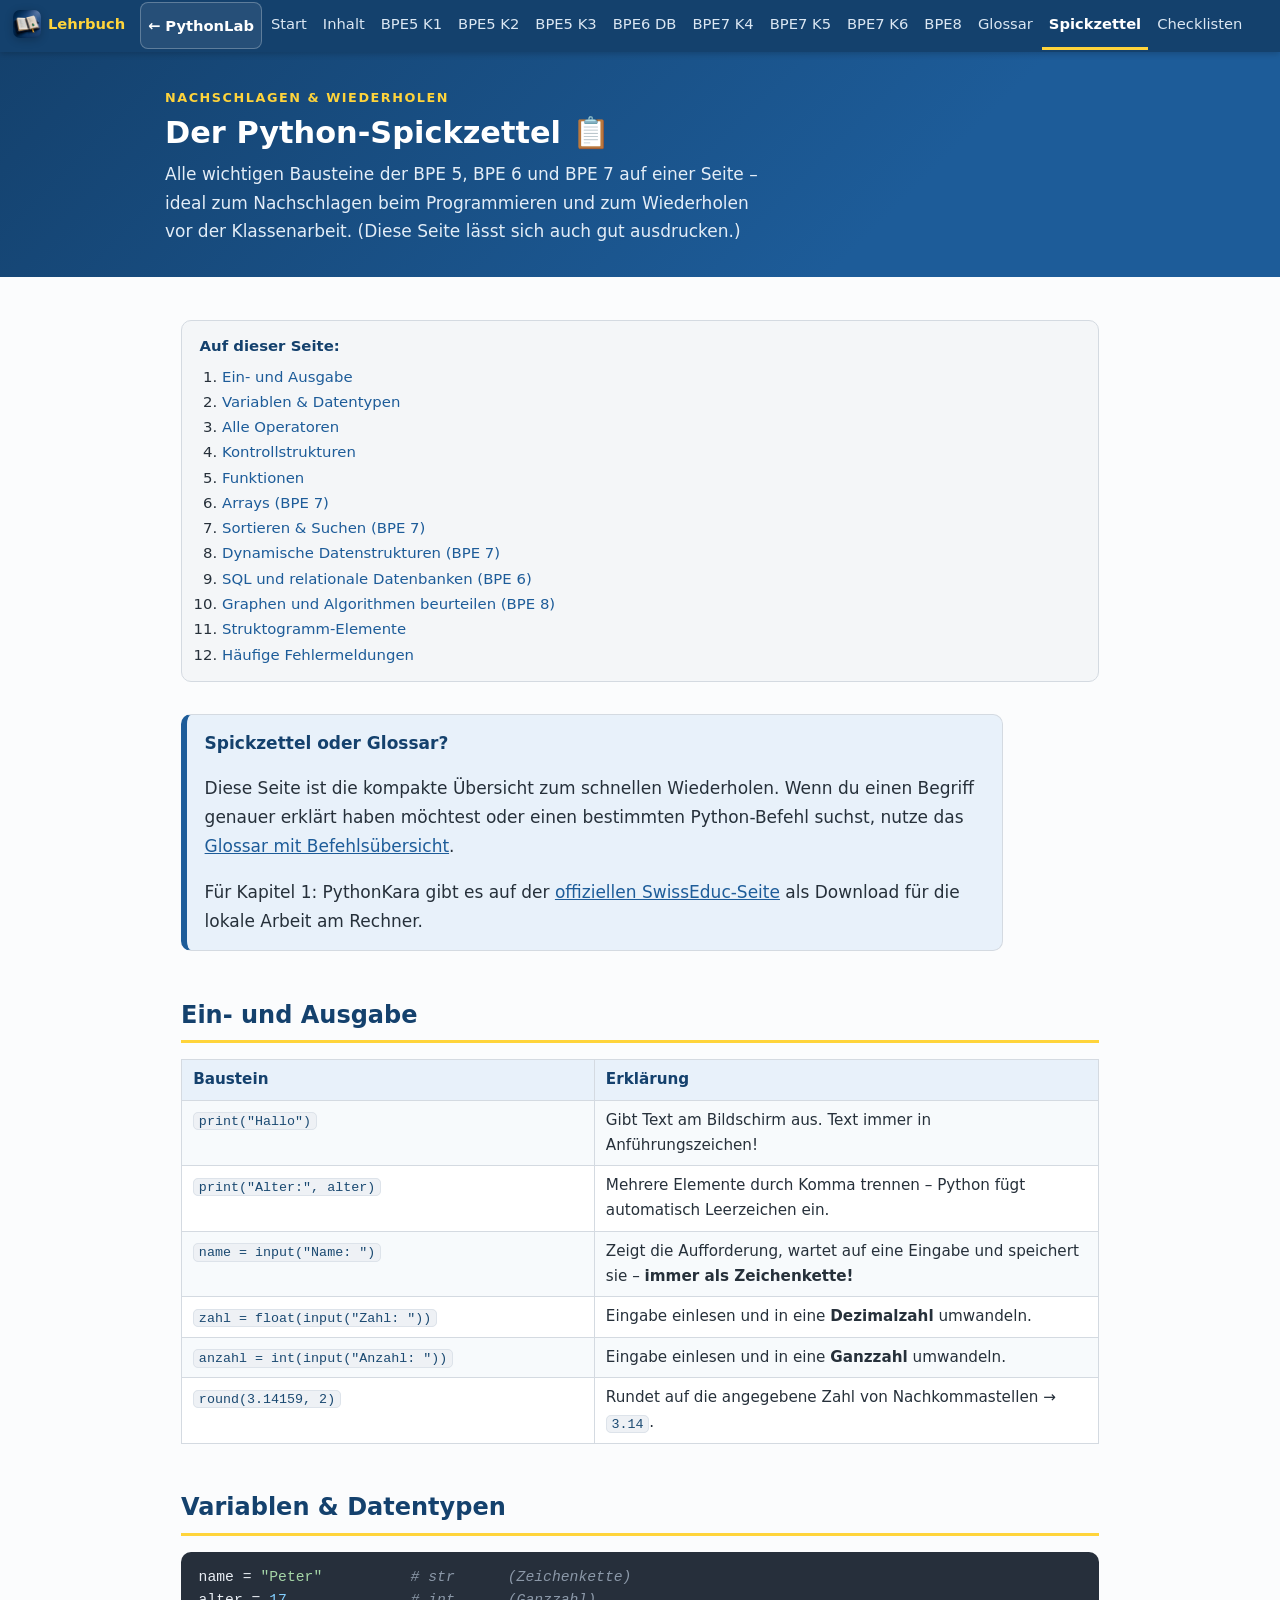
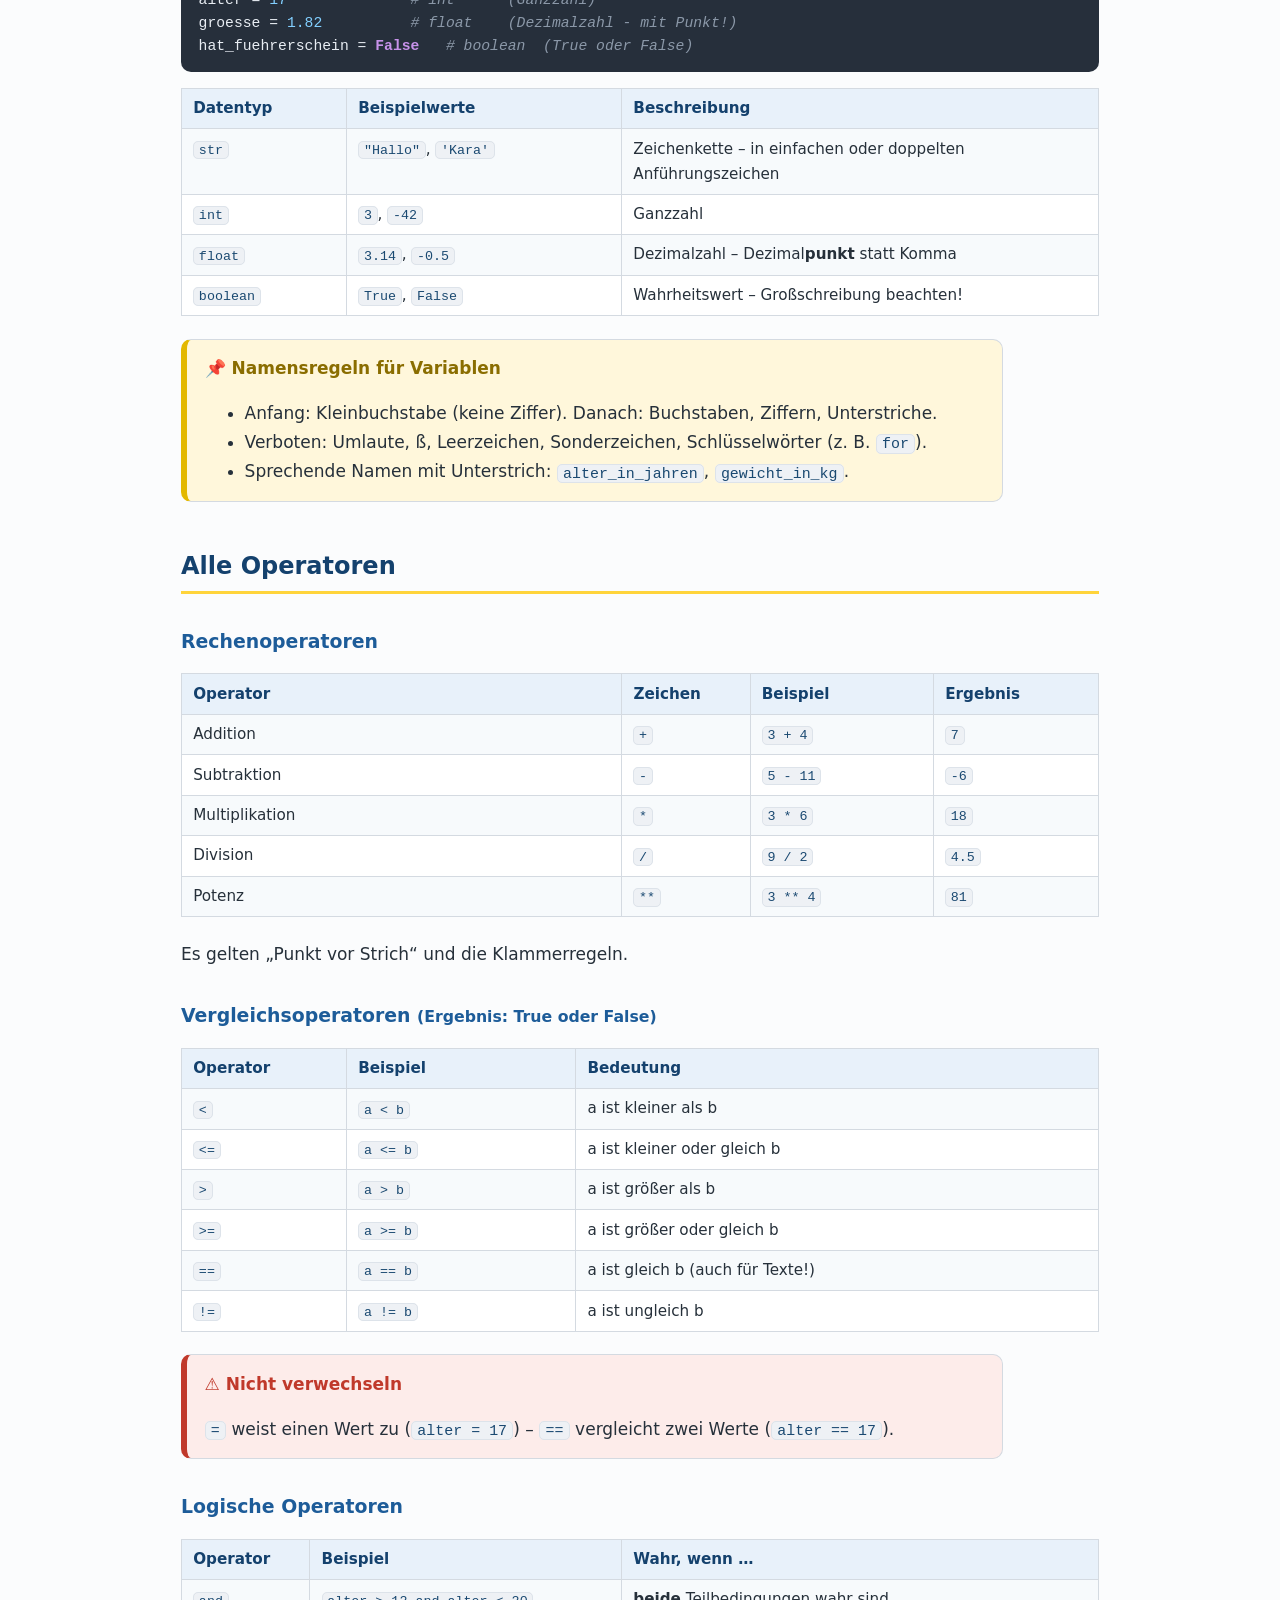
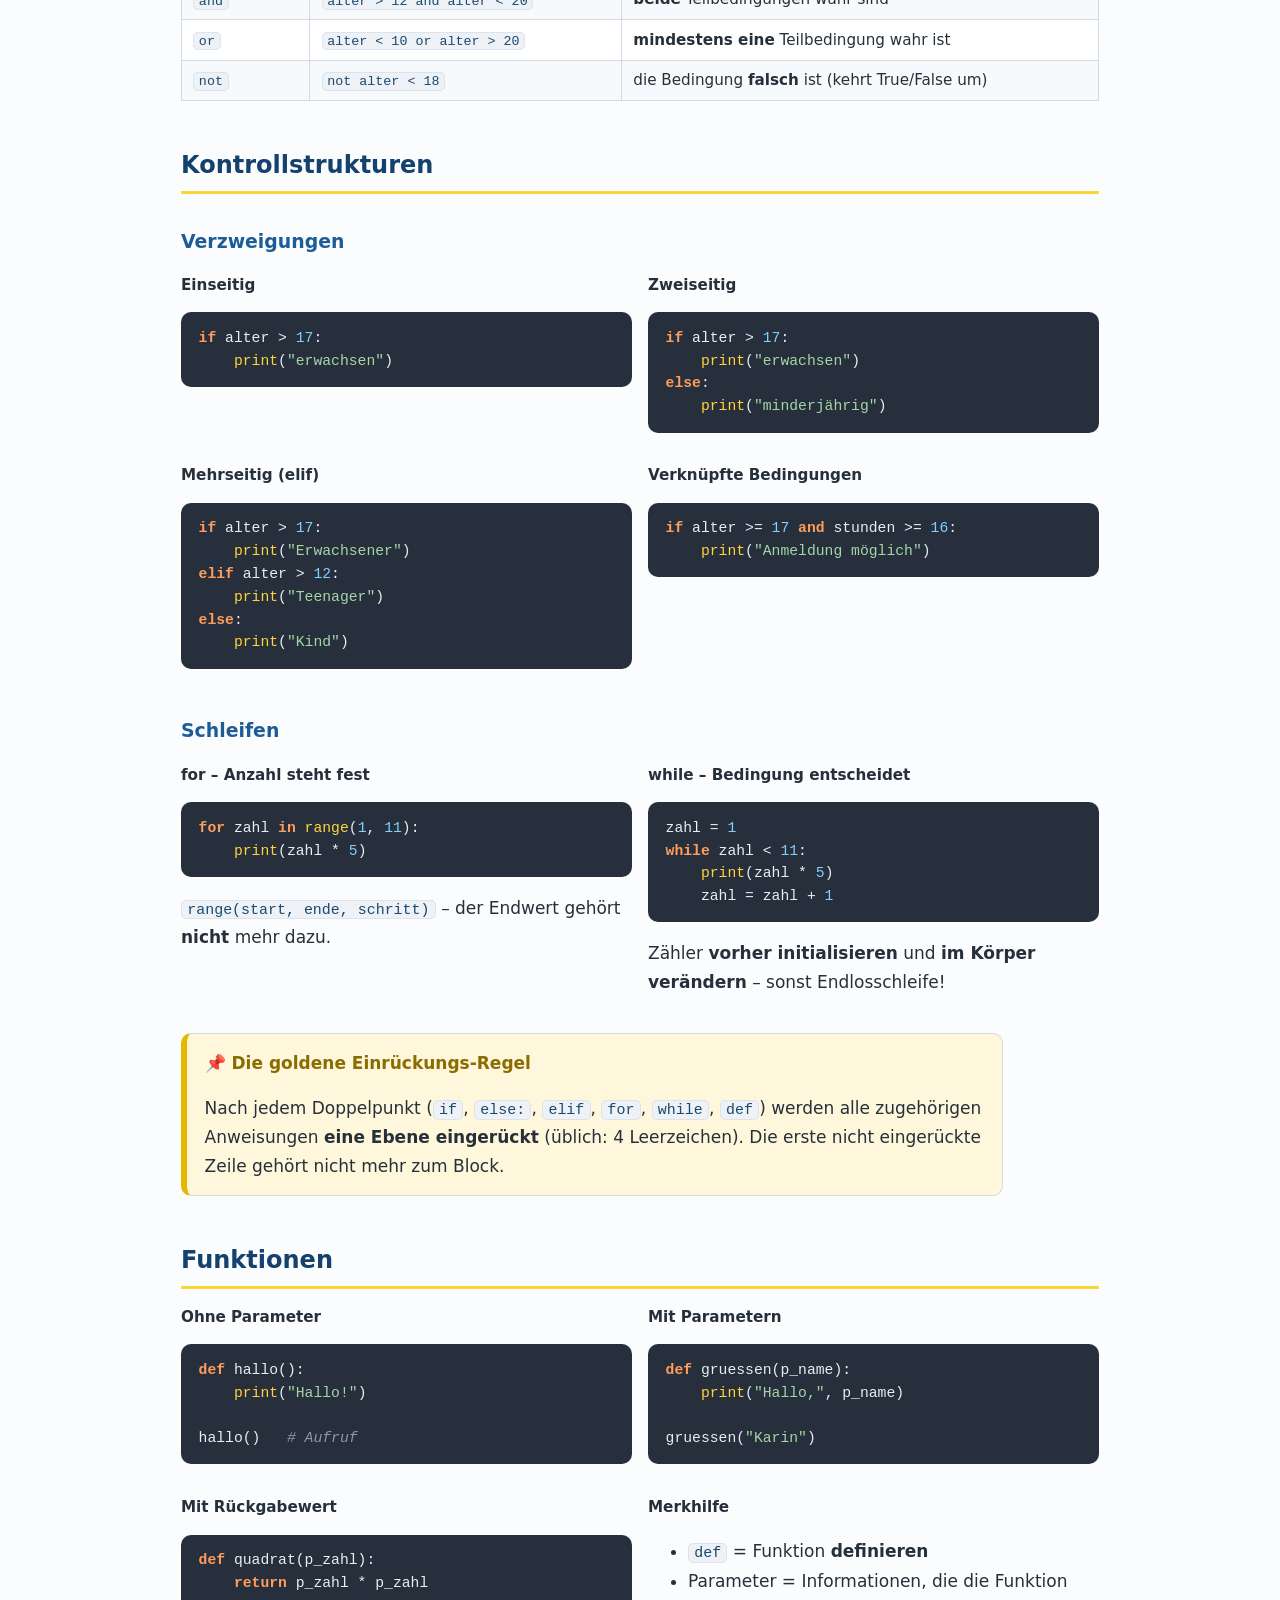
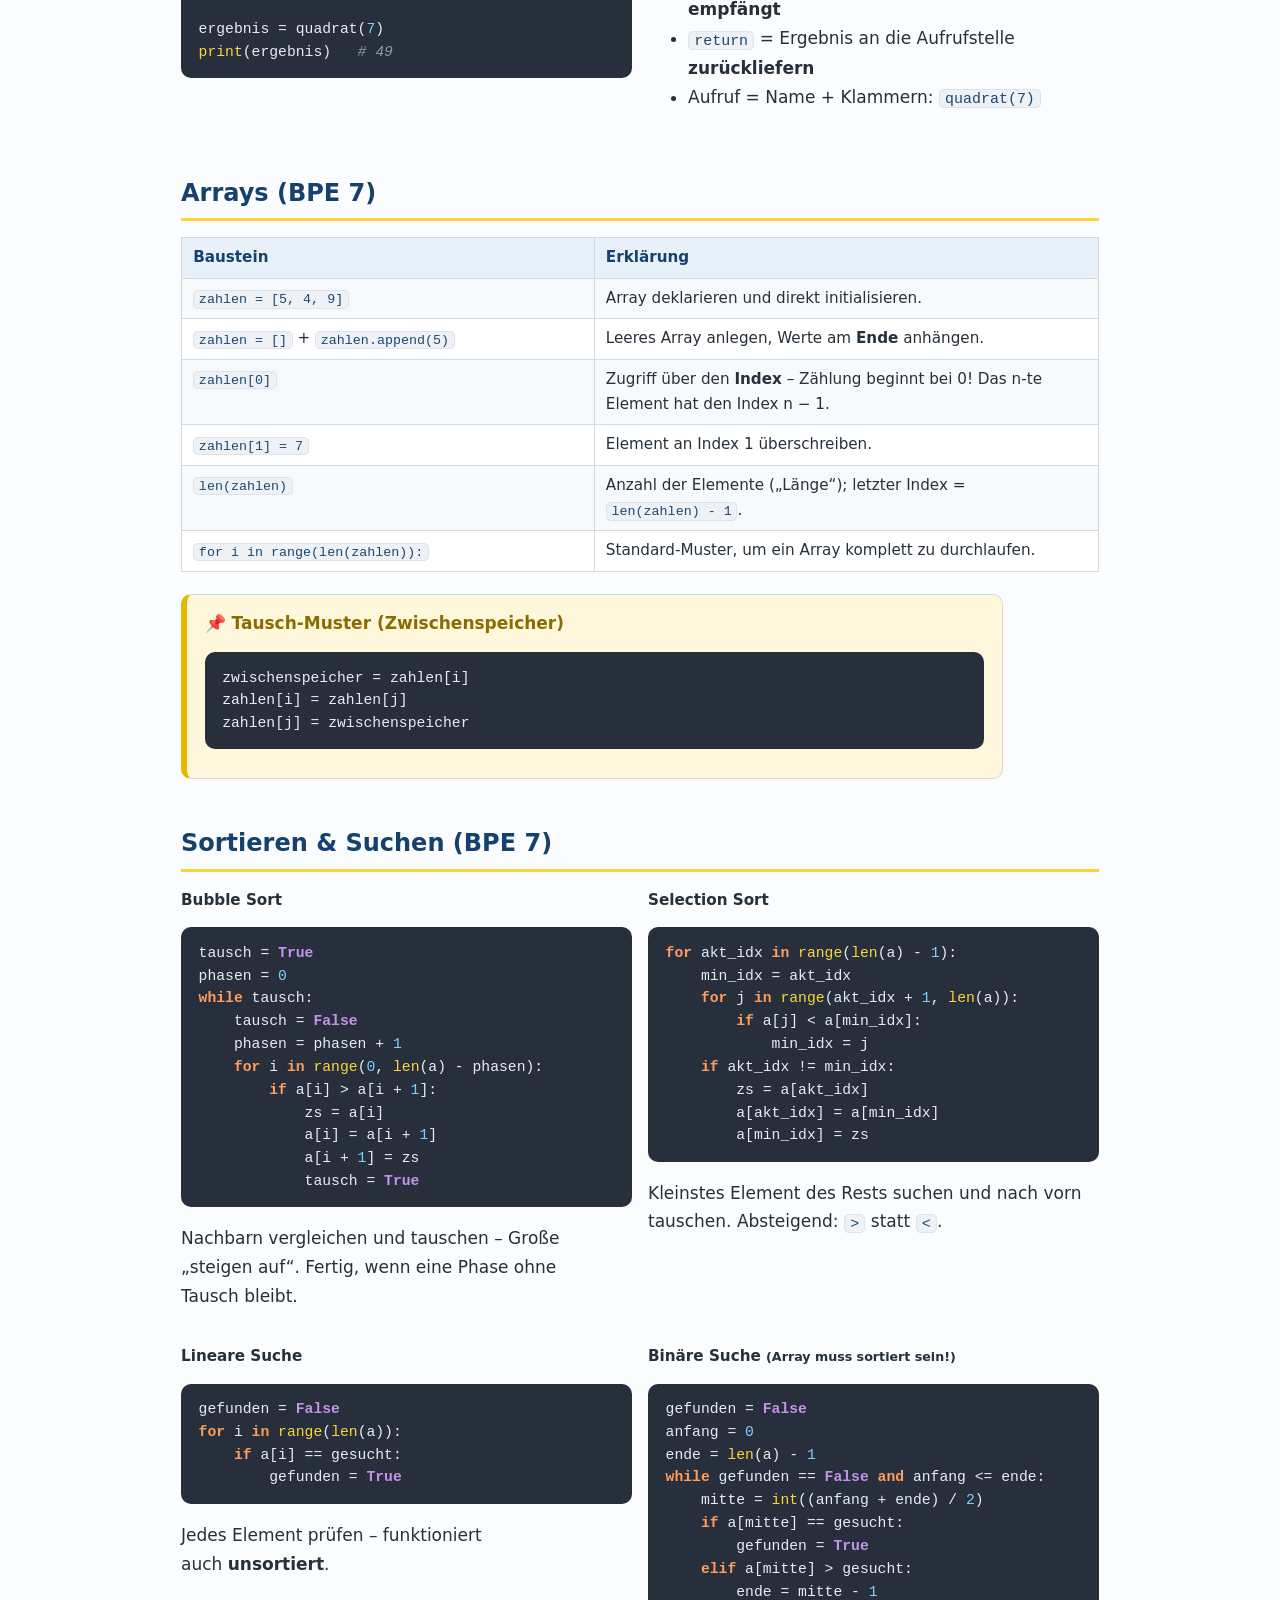
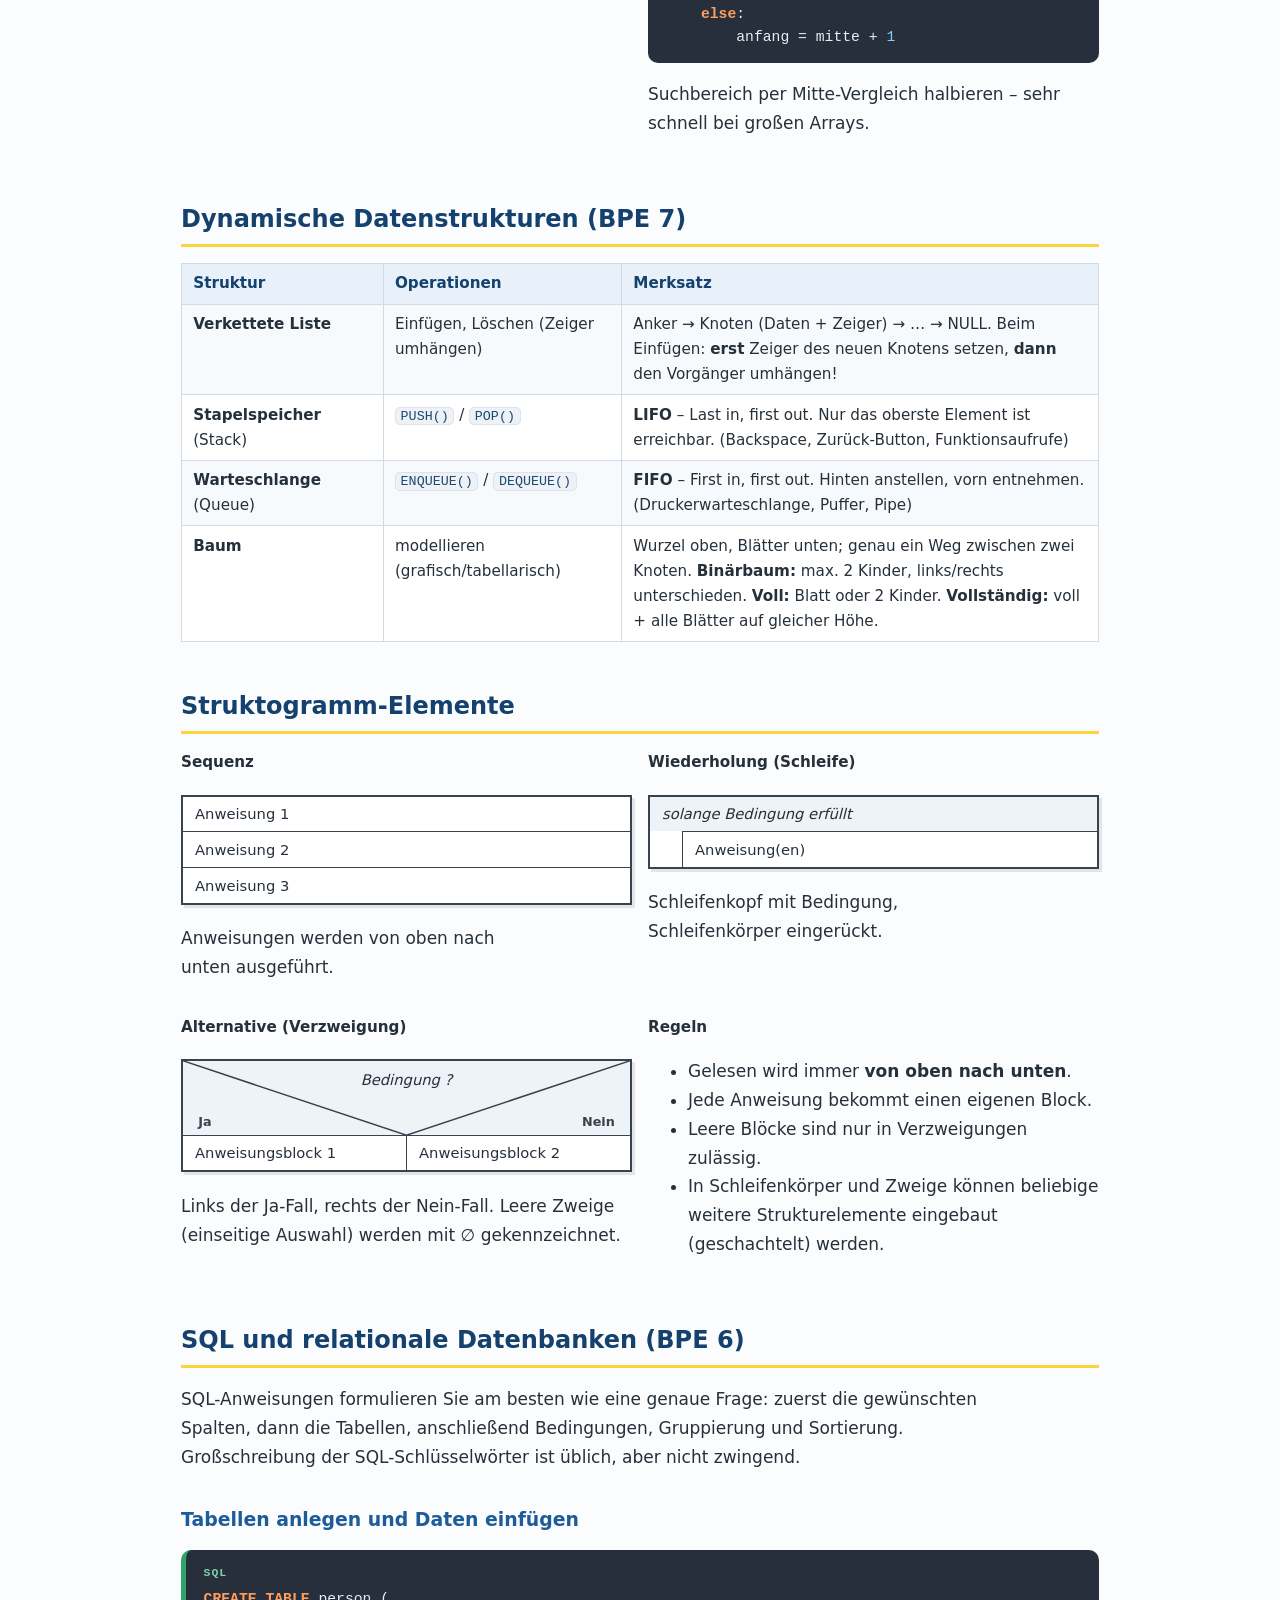
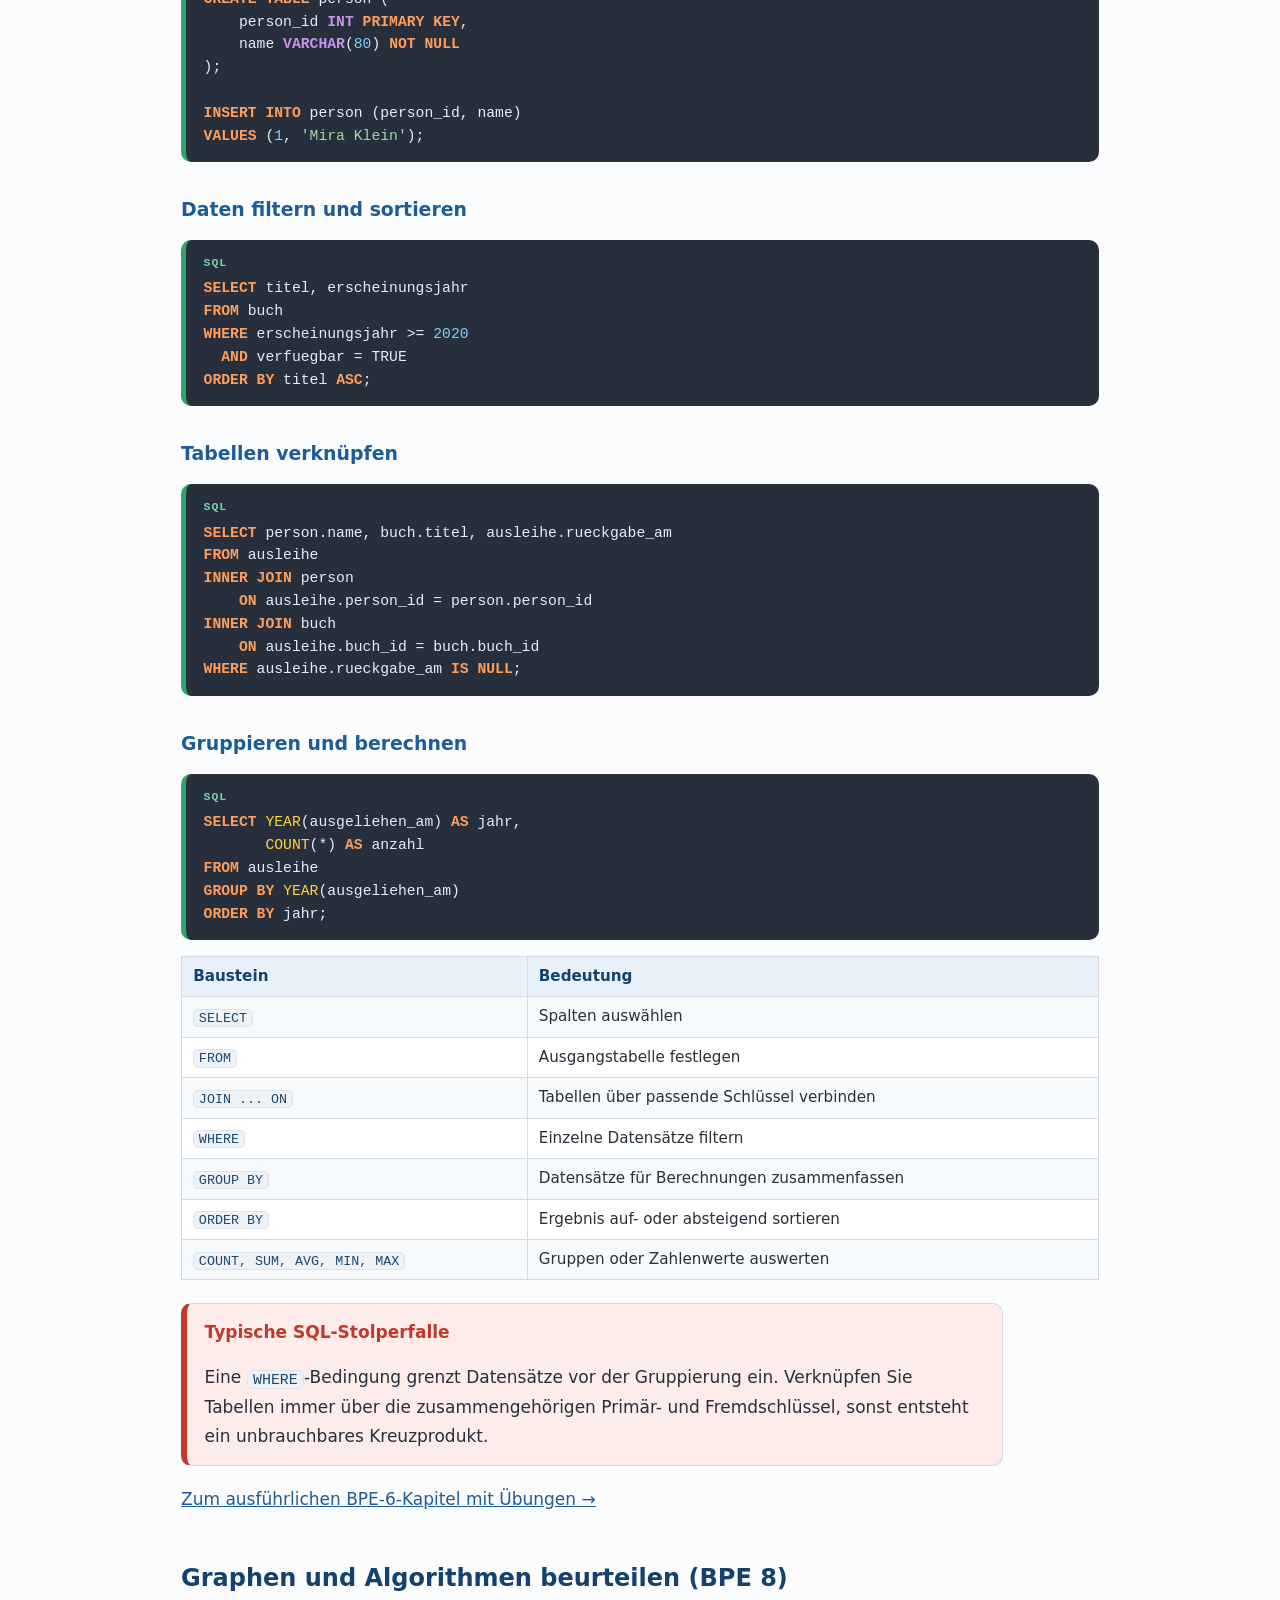
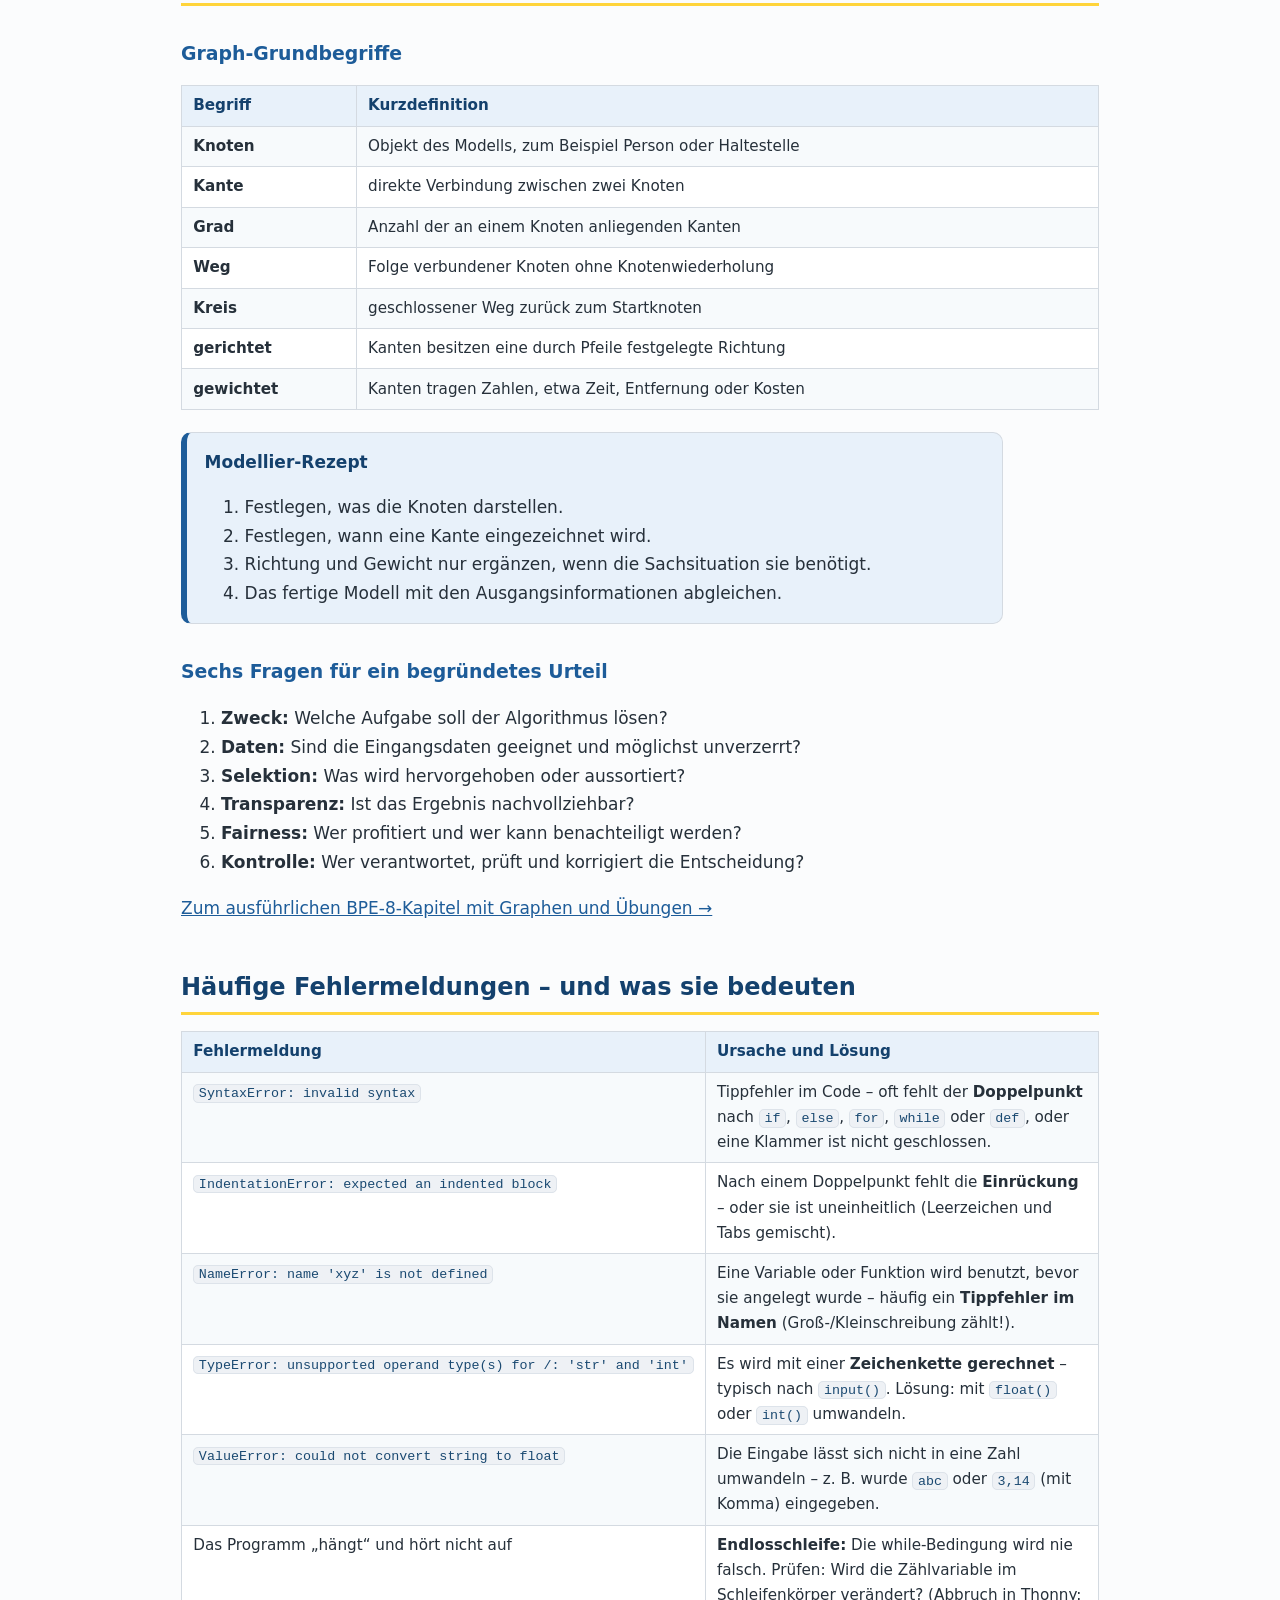
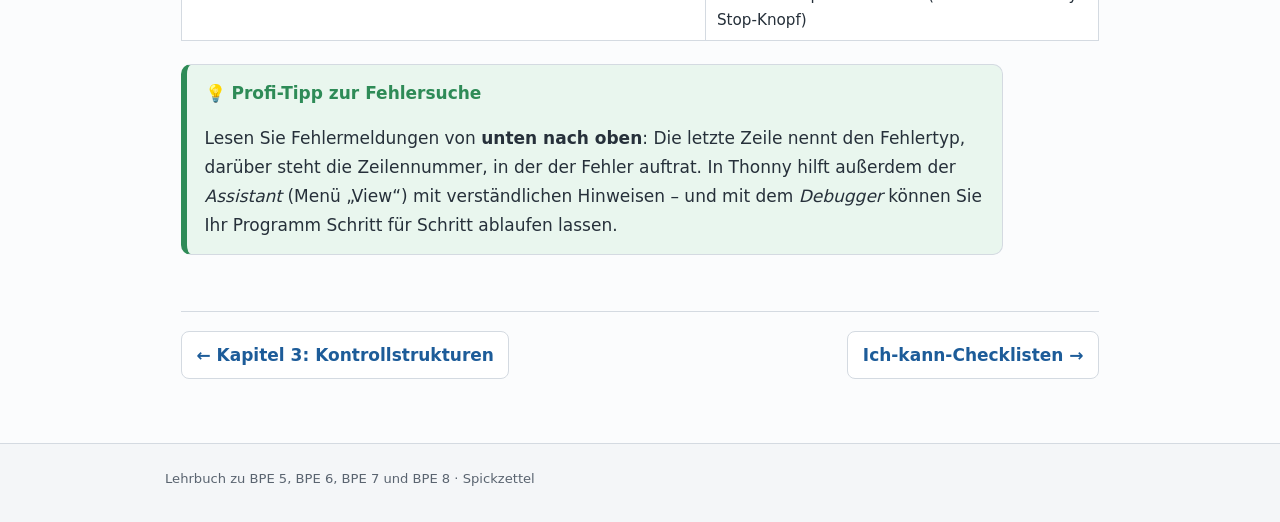
<file: referenz.html>
<!DOCTYPE html>
<html lang="de">
<head>
<meta charset="UTF-8">
<meta name="viewport" content="width=device-width, initial-scale=1">
<title>Spickzettel · Lehrbuch</title>
<link rel="icon" type="image/png" href="assets/lehrbuch-favicon.png?v=2.4.1">
<link rel="apple-touch-icon" href="assets/lehrbuch-apple-touch.png?v=2.4.1">
<link rel="stylesheet" href="assets/style.css?v=2.4.1">
</head>
<body>

<nav class="topnav">
  <div class="nav-inner">
    <a class="nav-logo" href="index.html"><img src="assets/lehrbuch-favicon.png" alt="" width="28" height="28"><span>Lehrbuch</span></a>
    <a class="lab-ruecklink" href="../PythonLab/index.html#workbook">← PythonLab</a>
    <a href="index.html">Start</a>
    <a href="inhaltsverzeichnis.html">Inhalt</a>
    <a href="kapitel-1-kara.html">BPE5 K1</a>
    <a href="kapitel-2-python-grundlagen.html">BPE5 K2</a>
    <a href="kapitel-3-kontrollstrukturen.html">BPE5 K3</a>
    <a href="bpe-6-relationale-datenbanken.html">BPE6 DB</a>
    <a href="kapitel-4-arrays.html">BPE7 K4</a>
    <a href="kapitel-5-sortieren-suchen.html">BPE7 K5</a>
    <a href="kapitel-6-datenstrukturen.html">BPE7 K6</a>
    <a href="bpe-8-gesellschaftliche-aspekte.html">BPE8</a>
    <a href="glossar.html">Glossar</a>
    <a href="referenz.html" class="aktiv">Spickzettel</a>
    <a href="checklisten.html">Checklisten</a>
  </div>
</nav>

<header class="seitenkopf">
  <div class="kopf-inner">
    <p class="dachzeile">Nachschlagen &amp; Wiederholen</p>
    <h1>Der Python-Spickzettel 📋</h1>
    <p class="untertitel">
      Alle wichtigen Bausteine der BPE 5, BPE 6 und BPE 7 auf einer Seite – ideal zum Nachschlagen beim
      Programmieren und zum Wiederholen vor der Klassenarbeit. (Diese Seite lässt sich
      auch gut ausdrucken.)
    </p>
  </div>
</header>

<main>

<div class="kapitel-toc">
  <strong>Auf dieser Seite:</strong>
  <ol>
    <li><a href="#eva">Ein- und Ausgabe</a></li>
    <li><a href="#var">Variablen &amp; Datentypen</a></li>
    <li><a href="#ops">Alle Operatoren</a></li>
    <li><a href="#kontroll">Kontrollstrukturen</a></li>
    <li><a href="#funk">Funktionen</a></li>
    <li><a href="#arrays">Arrays (BPE 7)</a></li>
    <li><a href="#algos">Sortieren &amp; Suchen (BPE 7)</a></li>
    <li><a href="#dynstrukturen">Dynamische Datenstrukturen (BPE 7)</a></li>
    <li><a href="#sql">SQL und relationale Datenbanken (BPE 6)</a></li>
    <li><a href="#graphen">Graphen und Algorithmen beurteilen (BPE 8)</a></li>
    <li><a href="#stg">Struktogramm-Elemente</a></li>
    <li><a href="#fehler">Häufige Fehlermeldungen</a></li>
  </ol>
</div>

<div class="box box-info">
  <span class="box-titel">Spickzettel oder Glossar?</span>
  <p>
    Diese Seite ist die kompakte Übersicht zum schnellen Wiederholen. Wenn du einen
    Begriff genauer erklärt haben möchtest oder einen bestimmten Python-Befehl suchst,
    nutze das <a href="glossar.html">Glossar mit Befehlsübersicht</a>.
  </p>
  <p>
    Für Kapitel 1: PythonKara gibt es auf der
    <a href="https://www.swisseduc.ch/informatik/karatojava/pythonkara/" target="_blank" rel="noopener">offiziellen SwissEduc-Seite</a>
    als Download für die lokale Arbeit am Rechner.
  </p>
</div>

<!-- ============================================================ -->
<h2 id="eva">Ein- und Ausgabe</h2>

<table class="tab">
  <tr><th style="width:45%">Baustein</th><th>Erklärung</th></tr>
  <tr>
    <td><code>print("Hallo")</code></td>
    <td>Gibt Text am Bildschirm aus. Text immer in Anführungszeichen!</td>
  </tr>
  <tr>
    <td><code>print("Alter:", alter)</code></td>
    <td>Mehrere Elemente durch Komma trennen – Python fügt automatisch Leerzeichen ein.</td>
  </tr>
  <tr>
    <td><code>name = input("Name: ")</code></td>
    <td>Zeigt die Aufforderung, wartet auf eine Eingabe und speichert sie – <strong>immer als Zeichenkette!</strong></td>
  </tr>
  <tr>
    <td><code>zahl = float(input("Zahl: "))</code></td>
    <td>Eingabe einlesen und in eine <strong>Dezimalzahl</strong> umwandeln.</td>
  </tr>
  <tr>
    <td><code>anzahl = int(input("Anzahl: "))</code></td>
    <td>Eingabe einlesen und in eine <strong>Ganzzahl</strong> umwandeln.</td>
  </tr>
  <tr>
    <td><code>round(3.14159, 2)</code></td>
    <td>Rundet auf die angegebene Zahl von Nachkommastellen → <code>3.14</code>.</td>
  </tr>
</table>

<!-- ============================================================ -->
<h2 id="var">Variablen &amp; Datentypen</h2>

<pre class="code">name = "Peter"          # str      (Zeichenkette)
alter = 17              # int      (Ganzzahl)
groesse = 1.82          # float    (Dezimalzahl - mit Punkt!)
hat_fuehrerschein = False   # boolean  (True oder False)</pre>

<table class="tab">
  <tr><th style="width:18%">Datentyp</th><th style="width:30%">Beispielwerte</th><th>Beschreibung</th></tr>
  <tr><td><code>str</code></td><td><code>"Hallo"</code>, <code>'Kara'</code></td><td>Zeichenkette – in einfachen oder doppelten Anführungszeichen</td></tr>
  <tr><td><code>int</code></td><td><code>3</code>, <code>-42</code></td><td>Ganzzahl</td></tr>
  <tr><td><code>float</code></td><td><code>3.14</code>, <code>-0.5</code></td><td>Dezimalzahl – Dezimal<strong>punkt</strong> statt Komma</td></tr>
  <tr><td><code>boolean</code></td><td><code>True</code>, <code>False</code></td><td>Wahrheitswert – Großschreibung beachten!</td></tr>
</table>

<div class="box box-merke">
  <span class="box-titel">📌 Namensregeln für Variablen</span>
  <ul>
    <li>Anfang: Kleinbuchstabe (keine Ziffer). Danach: Buchstaben, Ziffern, Unterstriche.</li>
    <li>Verboten: Umlaute, ß, Leerzeichen, Sonderzeichen, Schlüsselwörter (z.&nbsp;B. <code>for</code>).</li>
    <li>Sprechende Namen mit Unterstrich: <code>alter_in_jahren</code>, <code>gewicht_in_kg</code>.</li>
  </ul>
</div>

<!-- ============================================================ -->
<h2 id="ops">Alle Operatoren</h2>

<h3>Rechenoperatoren</h3>

<table class="tab">
  <tr><th>Operator</th><th style="width:14%">Zeichen</th><th style="width:20%">Beispiel</th><th style="width:18%">Ergebnis</th></tr>
  <tr><td>Addition</td><td><code>+</code></td><td><code>3 + 4</code></td><td><code>7</code></td></tr>
  <tr><td>Subtraktion</td><td><code>-</code></td><td><code>5 - 11</code></td><td><code>-6</code></td></tr>
  <tr><td>Multiplikation</td><td><code>*</code></td><td><code>3 * 6</code></td><td><code>18</code></td></tr>
  <tr><td>Division</td><td><code>/</code></td><td><code>9 / 2</code></td><td><code>4.5</code></td></tr>
  <tr><td>Potenz</td><td><code>**</code></td><td><code>3 ** 4</code></td><td><code>81</code></td></tr>
</table>

<p>Es gelten „Punkt vor Strich“ und die Klammerregeln.</p>

<h3>Vergleichsoperatoren <small>(Ergebnis: True oder False)</small></h3>

<table class="tab">
  <tr><th style="width:18%">Operator</th><th style="width:25%">Beispiel</th><th>Bedeutung</th></tr>
  <tr><td><code>&lt;</code></td><td><code>a &lt; b</code></td><td>a ist kleiner als b</td></tr>
  <tr><td><code>&lt;=</code></td><td><code>a &lt;= b</code></td><td>a ist kleiner oder gleich b</td></tr>
  <tr><td><code>&gt;</code></td><td><code>a &gt; b</code></td><td>a ist größer als b</td></tr>
  <tr><td><code>&gt;=</code></td><td><code>a &gt;= b</code></td><td>a ist größer oder gleich b</td></tr>
  <tr><td><code>==</code></td><td><code>a == b</code></td><td>a ist gleich b (auch für Texte!)</td></tr>
  <tr><td><code>!=</code></td><td><code>a != b</code></td><td>a ist ungleich b</td></tr>
</table>

<div class="box box-achtung">
  <span class="box-titel">⚠️ Nicht verwechseln</span>
  <p><code>=</code> weist einen Wert zu (<code>alter = 17</code>) – <code>==</code> vergleicht zwei Werte (<code>alter == 17</code>).</p>
</div>

<h3>Logische Operatoren</h3>

<table class="tab">
  <tr><th style="width:14%">Operator</th><th style="width:34%">Beispiel</th><th>Wahr, wenn …</th></tr>
  <tr><td><code>and</code></td><td><code>alter &gt; 12 and alter &lt; 20</code></td><td><strong>beide</strong> Teilbedingungen wahr sind</td></tr>
  <tr><td><code>or</code></td><td><code>alter &lt; 10 or alter &gt; 20</code></td><td><strong>mindestens eine</strong> Teilbedingung wahr ist</td></tr>
  <tr><td><code>not</code></td><td><code>not alter &lt; 18</code></td><td>die Bedingung <strong>falsch</strong> ist (kehrt True/False um)</td></tr>
</table>

<!-- ============================================================ -->
<h2 id="kontroll">Kontrollstrukturen</h2>

<h3>Verzweigungen</h3>

<div class="vergleich">
  <div>
    <h4>Einseitig</h4>
<pre class="code">if alter &gt; 17:
    print("erwachsen")</pre>
  </div>
  <div>
    <h4>Zweiseitig</h4>
<pre class="code">if alter &gt; 17:
    print("erwachsen")
else:
    print("minderjährig")</pre>
  </div>
</div>

<div class="vergleich">
  <div>
    <h4>Mehrseitig (elif)</h4>
<pre class="code">if alter &gt; 17:
    print("Erwachsener")
elif alter &gt; 12:
    print("Teenager")
else:
    print("Kind")</pre>
  </div>
  <div>
    <h4>Verknüpfte Bedingungen</h4>
<pre class="code">if alter &gt;= 17 and stunden &gt;= 16:
    print("Anmeldung möglich")</pre>
  </div>
</div>

<h3>Schleifen</h3>

<div class="vergleich">
  <div>
    <h4>for – Anzahl steht fest</h4>
<pre class="code">for zahl in range(1, 11):
    print(zahl * 5)</pre>
    <p><code>range(start, ende, schritt)</code> – der Endwert gehört <strong>nicht</strong> mehr dazu.</p>
  </div>
  <div>
    <h4>while – Bedingung entscheidet</h4>
<pre class="code">zahl = 1
while zahl &lt; 11:
    print(zahl * 5)
    zahl = zahl + 1</pre>
    <p>Zähler <strong>vorher initialisieren</strong> und <strong>im Körper verändern</strong> – sonst Endlosschleife!</p>
  </div>
</div>

<div class="box box-merke">
  <span class="box-titel">📌 Die goldene Einrückungs-Regel</span>
  <p>
    Nach jedem Doppelpunkt (<code>if</code>, <code>else:</code>, <code>elif</code>,
    <code>for</code>, <code>while</code>, <code>def</code>) werden alle zugehörigen
    Anweisungen <strong>eine Ebene eingerückt</strong> (üblich: 4 Leerzeichen).
    Die erste nicht eingerückte Zeile gehört nicht mehr zum Block.
  </p>
</div>

<!-- ============================================================ -->
<h2 id="funk">Funktionen</h2>

<div class="vergleich">
  <div>
    <h4>Ohne Parameter</h4>
<pre class="code">def hallo():
    print("Hallo!")

hallo()   # Aufruf</pre>
  </div>
  <div>
    <h4>Mit Parametern</h4>
<pre class="code">def gruessen(p_name):
    print("Hallo,", p_name)

gruessen("Karin")</pre>
  </div>
</div>

<div class="vergleich">
  <div>
    <h4>Mit Rückgabewert</h4>
<pre class="code">def quadrat(p_zahl):
    return p_zahl * p_zahl

ergebnis = quadrat(7)
print(ergebnis)   # 49</pre>
  </div>
  <div>
    <h4>Merkhilfe</h4>
    <ul>
      <li><code>def</code> = Funktion <strong>definieren</strong></li>
      <li>Parameter = Informationen, die die Funktion <strong>empfängt</strong></li>
      <li><code>return</code> = Ergebnis an die Aufrufstelle <strong>zurückliefern</strong></li>
      <li>Aufruf = Name + Klammern: <code>quadrat(7)</code></li>
    </ul>
  </div>
</div>

<!-- ============================================================ -->
<h2 id="arrays">Arrays (BPE 7)</h2>

<table class="tab">
  <tr><th style="width:45%">Baustein</th><th>Erklärung</th></tr>
  <tr><td><code>zahlen = [5, 4, 9]</code></td><td>Array deklarieren und direkt initialisieren.</td></tr>
  <tr><td><code>zahlen = []</code> + <code>zahlen.append(5)</code></td><td>Leeres Array anlegen, Werte am <strong>Ende</strong> anhängen.</td></tr>
  <tr><td><code>zahlen[0]</code></td><td>Zugriff über den <strong>Index</strong> – Zählung beginnt bei 0! Das n-te Element hat den Index n − 1.</td></tr>
  <tr><td><code>zahlen[1] = 7</code></td><td>Element an Index 1 überschreiben.</td></tr>
  <tr><td><code>len(zahlen)</code></td><td>Anzahl der Elemente („Länge“); letzter Index = <code>len(zahlen) - 1</code>.</td></tr>
  <tr><td><code>for i in range(len(zahlen)):</code></td><td>Standard-Muster, um ein Array komplett zu durchlaufen.</td></tr>
</table>

<div class="box box-merke">
  <span class="box-titel">📌 Tausch-Muster (Zwischenspeicher)</span>
<pre class="code">zwischenspeicher = zahlen[i]
zahlen[i] = zahlen[j]
zahlen[j] = zwischenspeicher</pre>
</div>

<!-- ============================================================ -->
<h2 id="algos">Sortieren &amp; Suchen (BPE 7)</h2>

<div class="vergleich">
  <div>
    <h4>Bubble Sort</h4>
<pre class="code">tausch = True
phasen = 0
while tausch:
    tausch = False
    phasen = phasen + 1
    for i in range(0, len(a) - phasen):
        if a[i] &gt; a[i + 1]:
            zs = a[i]
            a[i] = a[i + 1]
            a[i + 1] = zs
            tausch = True</pre>
    <p>Nachbarn vergleichen und tauschen – Große „steigen auf“. Fertig, wenn eine Phase ohne Tausch bleibt.</p>
  </div>
  <div>
    <h4>Selection Sort</h4>
<pre class="code">for akt_idx in range(len(a) - 1):
    min_idx = akt_idx
    for j in range(akt_idx + 1, len(a)):
        if a[j] &lt; a[min_idx]:
            min_idx = j
    if akt_idx != min_idx:
        zs = a[akt_idx]
        a[akt_idx] = a[min_idx]
        a[min_idx] = zs</pre>
    <p>Kleinstes Element des Rests suchen und nach vorn tauschen. Absteigend: <code>&gt;</code> statt <code>&lt;</code>.</p>
  </div>
</div>

<div class="vergleich">
  <div>
    <h4>Lineare Suche</h4>
<pre class="code">gefunden = False
for i in range(len(a)):
    if a[i] == gesucht:
        gefunden = True</pre>
    <p>Jedes Element prüfen – funktioniert auch <strong>unsortiert</strong>.</p>
  </div>
  <div>
    <h4>Binäre Suche <small>(Array muss sortiert sein!)</small></h4>
<pre class="code">gefunden = False
anfang = 0
ende = len(a) - 1
while gefunden == False and anfang &lt;= ende:
    mitte = int((anfang + ende) / 2)
    if a[mitte] == gesucht:
        gefunden = True
    elif a[mitte] &gt; gesucht:
        ende = mitte - 1
    else:
        anfang = mitte + 1</pre>
    <p>Suchbereich per Mitte-Vergleich halbieren – sehr schnell bei großen Arrays.</p>
  </div>
</div>

<!-- ============================================================ -->
<h2 id="dynstrukturen">Dynamische Datenstrukturen (BPE 7)</h2>

<table class="tab">
  <tr><th style="width:22%">Struktur</th><th style="width:26%">Operationen</th><th>Merksatz</th></tr>
  <tr>
    <td><strong>Verkettete Liste</strong></td>
    <td>Einfügen, Löschen (Zeiger umhängen)</td>
    <td>Anker → Knoten (Daten + Zeiger) → … → NULL. Beim Einfügen: <strong>erst</strong> Zeiger des neuen Knotens setzen, <strong>dann</strong> den Vorgänger umhängen!</td>
  </tr>
  <tr>
    <td><strong>Stapelspeicher</strong> (Stack)</td>
    <td><code>PUSH()</code> / <code>POP()</code></td>
    <td><strong>LIFO</strong> – Last in, first out. Nur das oberste Element ist erreichbar. (Backspace, Zurück-Button, Funktionsaufrufe)</td>
  </tr>
  <tr>
    <td><strong>Warteschlange</strong> (Queue)</td>
    <td><code>ENQUEUE()</code> / <code>DEQUEUE()</code></td>
    <td><strong>FIFO</strong> – First in, first out. Hinten anstellen, vorn entnehmen. (Druckerwarteschlange, Puffer, Pipe)</td>
  </tr>
  <tr>
    <td><strong>Baum</strong></td>
    <td>modellieren (grafisch/tabellarisch)</td>
    <td>Wurzel oben, Blätter unten; genau ein Weg zwischen zwei Knoten. <strong>Binärbaum:</strong> max. 2 Kinder, links/rechts unterschieden. <strong>Voll:</strong> Blatt oder 2 Kinder. <strong>Vollständig:</strong> voll + alle Blätter auf gleicher Höhe.</td>
  </tr>
</table>

<!-- ============================================================ -->
<h2 id="stg">Struktogramm-Elemente</h2>

<div class="vergleich">
  <div>
    <h4>Sequenz</h4>
    <div class="stg">
      <div class="stg-zeile">Anweisung 1</div>
      <div class="stg-zeile">Anweisung 2</div>
      <div class="stg-zeile">Anweisung 3</div>
    </div>
    <p>Anweisungen werden von oben nach unten ausgeführt.</p>
  </div>
  <div>
    <h4>Wiederholung (Schleife)</h4>
    <div class="stg">
      <div class="stg-schleife">
        <div class="stg-schleife-kopf">solange Bedingung erfüllt</div>
        <div class="stg-schleife-koerper">
          <div class="stg-zeile">Anweisung(en)</div>
        </div>
      </div>
    </div>
    <p>Schleifenkopf mit Bedingung, Schleifenkörper eingerückt.</p>
  </div>
</div>

<div class="vergleich">
  <div>
    <h4>Alternative (Verzweigung)</h4>
    <div class="stg">
      <div class="stg-if">
        <div class="stg-if-kopf">
          <span class="bed">Bedingung ?</span>
          <span class="ja">Ja</span><span class="nein">Nein</span>
        </div>
        <div class="stg-if-zweige">
          <div><div class="stg-zeile">Anweisungsblock 1</div></div>
          <div><div class="stg-zeile">Anweisungsblock 2</div></div>
        </div>
      </div>
    </div>
    <p>Links der Ja-Fall, rechts der Nein-Fall. Leere Zweige (einseitige Auswahl) werden mit ∅ gekennzeichnet.</p>
  </div>
  <div>
    <h4>Regeln</h4>
    <ul>
      <li>Gelesen wird immer <strong>von oben nach unten</strong>.</li>
      <li>Jede Anweisung bekommt einen eigenen Block.</li>
      <li>Leere Blöcke sind nur in Verzweigungen zulässig.</li>
      <li>In Schleifenkörper und Zweige können beliebige weitere Strukturelemente eingebaut (geschachtelt) werden.</li>
    </ul>
  </div>
</div>

<!-- ============================================================ -->
<h2 id="sql">SQL und relationale Datenbanken (BPE 6)</h2>

<p>
  SQL-Anweisungen formulieren Sie am besten wie eine genaue Frage: zuerst die
  gewünschten Spalten, dann die Tabellen, anschließend Bedingungen, Gruppierung
  und Sortierung. Großschreibung der SQL-Schlüsselwörter ist üblich, aber nicht zwingend.
</p>

<h3>Tabellen anlegen und Daten einfügen</h3>
<pre class="code" data-lang="sql">CREATE TABLE person (
    person_id INT PRIMARY KEY,
    name VARCHAR(80) NOT NULL
);

INSERT INTO person (person_id, name)
VALUES (1, 'Mira Klein');</pre>

<h3>Daten filtern und sortieren</h3>
<pre class="code" data-lang="sql">SELECT titel, erscheinungsjahr
FROM buch
WHERE erscheinungsjahr &gt;= 2020
  AND verfuegbar = TRUE
ORDER BY titel ASC;</pre>

<h3>Tabellen verknüpfen</h3>
<pre class="code" data-lang="sql">SELECT person.name, buch.titel, ausleihe.rueckgabe_am
FROM ausleihe
INNER JOIN person
    ON ausleihe.person_id = person.person_id
INNER JOIN buch
    ON ausleihe.buch_id = buch.buch_id
WHERE ausleihe.rueckgabe_am IS NULL;</pre>

<h3>Gruppieren und berechnen</h3>
<pre class="code" data-lang="sql">SELECT YEAR(ausgeliehen_am) AS jahr,
       COUNT(*) AS anzahl
FROM ausleihe
GROUP BY YEAR(ausgeliehen_am)
ORDER BY jahr;</pre>

<table class="tab">
  <tr><th>Baustein</th><th>Bedeutung</th></tr>
  <tr><td><code>SELECT</code></td><td>Spalten auswählen</td></tr>
  <tr><td><code>FROM</code></td><td>Ausgangstabelle festlegen</td></tr>
  <tr><td><code>JOIN ... ON</code></td><td>Tabellen über passende Schlüssel verbinden</td></tr>
  <tr><td><code>WHERE</code></td><td>Einzelne Datensätze filtern</td></tr>
  <tr><td><code>GROUP BY</code></td><td>Datensätze für Berechnungen zusammenfassen</td></tr>
  <tr><td><code>ORDER BY</code></td><td>Ergebnis auf- oder absteigend sortieren</td></tr>
  <tr><td><code>COUNT, SUM, AVG, MIN, MAX</code></td><td>Gruppen oder Zahlenwerte auswerten</td></tr>
</table>

<div class="box box-achtung">
  <span class="box-titel">Typische SQL-Stolperfalle</span>
  <p>
    Eine <code>WHERE</code>-Bedingung grenzt Datensätze vor der Gruppierung ein.
    Verknüpfen Sie Tabellen immer über die zusammengehörigen Primär- und
    Fremdschlüssel, sonst entsteht ein unbrauchbares Kreuzprodukt.
  </p>
</div>

<p><a href="bpe-6-relationale-datenbanken.html">Zum ausführlichen BPE-6-Kapitel mit Übungen →</a></p>

<h2 id="graphen">Graphen und Algorithmen beurteilen (BPE 8)</h2>

<h3>Graph-Grundbegriffe</h3>
<table class="tab">
  <tr><th>Begriff</th><th>Kurzdefinition</th></tr>
  <tr><td><strong>Knoten</strong></td><td>Objekt des Modells, zum Beispiel Person oder Haltestelle</td></tr>
  <tr><td><strong>Kante</strong></td><td>direkte Verbindung zwischen zwei Knoten</td></tr>
  <tr><td><strong>Grad</strong></td><td>Anzahl der an einem Knoten anliegenden Kanten</td></tr>
  <tr><td><strong>Weg</strong></td><td>Folge verbundener Knoten ohne Knotenwiederholung</td></tr>
  <tr><td><strong>Kreis</strong></td><td>geschlossener Weg zurück zum Startknoten</td></tr>
  <tr><td><strong>gerichtet</strong></td><td>Kanten besitzen eine durch Pfeile festgelegte Richtung</td></tr>
  <tr><td><strong>gewichtet</strong></td><td>Kanten tragen Zahlen, etwa Zeit, Entfernung oder Kosten</td></tr>
</table>

<div class="box box-info">
  <span class="box-titel">Modellier-Rezept</span>
  <ol>
    <li>Festlegen, was die Knoten darstellen.</li>
    <li>Festlegen, wann eine Kante eingezeichnet wird.</li>
    <li>Richtung und Gewicht nur ergänzen, wenn die Sachsituation sie benötigt.</li>
    <li>Das fertige Modell mit den Ausgangsinformationen abgleichen.</li>
  </ol>
</div>

<h3>Sechs Fragen für ein begründetes Urteil</h3>
<ol>
  <li><strong>Zweck:</strong> Welche Aufgabe soll der Algorithmus lösen?</li>
  <li><strong>Daten:</strong> Sind die Eingangsdaten geeignet und möglichst unverzerrt?</li>
  <li><strong>Selektion:</strong> Was wird hervorgehoben oder aussortiert?</li>
  <li><strong>Transparenz:</strong> Ist das Ergebnis nachvollziehbar?</li>
  <li><strong>Fairness:</strong> Wer profitiert und wer kann benachteiligt werden?</li>
  <li><strong>Kontrolle:</strong> Wer verantwortet, prüft und korrigiert die Entscheidung?</li>
</ol>

<p><a href="bpe-8-gesellschaftliche-aspekte.html">Zum ausführlichen BPE-8-Kapitel mit Graphen und Übungen →</a></p>

<h2 id="fehler">Häufige Fehlermeldungen – und was sie bedeuten</h2>

<table class="tab">
  <tr><th style="width:34%">Fehlermeldung</th><th>Ursache und Lösung</th></tr>
  <tr>
    <td><code>SyntaxError: invalid syntax</code></td>
    <td>Tippfehler im Code – oft fehlt der <strong>Doppelpunkt</strong> nach <code>if</code>, <code>else</code>, <code>for</code>, <code>while</code> oder <code>def</code>, oder eine Klammer ist nicht geschlossen.</td>
  </tr>
  <tr>
    <td><code>IndentationError: expected an indented block</code></td>
    <td>Nach einem Doppelpunkt fehlt die <strong>Einrückung</strong> – oder sie ist uneinheitlich (Leerzeichen und Tabs gemischt).</td>
  </tr>
  <tr>
    <td><code>NameError: name 'xyz' is not defined</code></td>
    <td>Eine Variable oder Funktion wird benutzt, bevor sie angelegt wurde – häufig ein <strong>Tippfehler im Namen</strong> (Groß-/Kleinschreibung zählt!).</td>
  </tr>
  <tr>
    <td><code>TypeError: unsupported operand type(s) for /: 'str' and 'int'</code></td>
    <td>Es wird mit einer <strong>Zeichenkette gerechnet</strong> – typisch nach <code>input()</code>. Lösung: mit <code>float()</code> oder <code>int()</code> umwandeln.</td>
  </tr>
  <tr>
    <td><code>ValueError: could not convert string to float</code></td>
    <td>Die Eingabe lässt sich nicht in eine Zahl umwandeln – z.&nbsp;B. wurde <code>abc</code> oder <code>3,14</code> (mit Komma) eingegeben.</td>
  </tr>
  <tr>
    <td>Das Programm „hängt“ und hört nicht auf</td>
    <td><strong>Endlosschleife:</strong> Die while-Bedingung wird nie falsch. Prüfen: Wird die Zählvariable im Schleifenkörper verändert? (Abbruch in Thonny: Stop-Knopf)</td>
  </tr>
</table>

<div class="box box-tipp">
  <span class="box-titel">💡 Profi-Tipp zur Fehlersuche</span>
  <p>
    Lesen Sie Fehlermeldungen von <strong>unten nach oben</strong>: Die letzte Zeile
    nennt den Fehlertyp, darüber steht die Zeilennummer, in der der Fehler auftrat.
    In Thonny hilft außerdem der <em>Assistant</em> (Menü „View“) mit verständlichen
    Hinweisen – und mit dem <em>Debugger</em> können Sie Ihr Programm Schritt für
    Schritt ablaufen lassen.
  </p>
</div>

<div class="seiten-nav">
  <a href="kapitel-3-kontrollstrukturen.html">← Kapitel 3: Kontrollstrukturen</a>
  <a href="checklisten.html">Ich-kann-Checklisten →</a>
</div>

</main>

<a class="nach-oben" href="#" title="Nach oben">↑</a>

<footer class="fuss">
  <div class="fuss-inner">
    <p>Lehrbuch zu BPE 5, BPE 6, BPE 7 und BPE 8 · Spickzettel</p>
  </div>
</footer>

<script src="assets/lehrbuch.js?v=2.4.1"></script>
</body>
</html>
</file>
<file: assets/style.css>
/* ============================================================
   Lehrbuch Informatik – BPE 1 bis BPE 8
   ============================================================ */

:root {
  --blau: #1d5c99;
  --blau-dunkel: #14416d;
  --blau-hell: #e8f1fa;
  --gelb: #ffd43b;
  --gelb-hell: #fff7db;
  --gruen: #2e8b57;
  --gruen-hell: #e9f6ee;
  --rot: #c0392b;
  --rot-hell: #fdecea;
  --orange: #b9770e;
  --orange-hell: #fdf3e3;
  --koralle: #d35d4f;
  --koralle-hell: #fff0ed;
  --violett: #6f5bb7;
  --violett-hell: #f1eef8;
  --mint: #2f9e8f;
  --mint-hell: #e7f7f4;
  --grau: #5a6470;
  --grau-hell: #f4f6f8;
  --rand: #d4dae1;
  --text: #26303a;
  --code-bg: #262f3b;
  --max-breite: 950px;
  --lese-breite: 76ch;   /* angenehme Zeilenlaenge fuer Fliesstext (ca. 65-80 Zeichen) */
}

* { box-sizing: border-box; }

html { scroll-behavior: smooth; }

body {
  margin: 0;
  font-family: "Segoe UI", system-ui, -apple-system, sans-serif;
  font-size: 17px;
  line-height: 1.65;
  color: var(--text);
  background: #fbfcfd;
}

/* ---------- Navigation ---------- */

.topnav {
  background: var(--blau-dunkel);
  position: sticky;
  top: 0;
  z-index: 50;
  box-shadow: 0 2px 6px rgba(0,0,0,.18);
}

.topnav .nav-inner {
  max-width: none;
  margin: 0 auto;
  display: flex;
  flex-wrap: nowrap;
  align-items: center;
  gap: .1rem;
  overflow-x: auto;
  -webkit-overflow-scrolling: touch;
  scrollbar-width: thin;
  padding: 0 .8rem;
}

.topnav a {
  flex: 0 0 auto;
  color: #dbe7f3;
  text-decoration: none;
  padding: .65rem .45rem;
  font-size: .92rem;
  white-space: nowrap;
  border-bottom: 3px solid transparent;
}

.topnav a:hover { background: rgba(255,255,255,.09); color: #fff; }
.topnav a.aktiv { color: #fff; border-bottom-color: var(--gelb); font-weight: 600; }
.topnav .nav-logo {
  display: inline-flex;
  align-items: center;
  gap: .45rem;
  font-weight: 700;
  color: var(--gelb);
  padding-left: 0;
}

.topnav .nav-logo img {
  width: 28px;
  height: 28px;
  border-radius: 7px;
  object-fit: cover;
  box-shadow: 0 2px 8px rgba(0,0,0,.22);
}

.topnav .nav-logo span {
  white-space: nowrap;
}

.topnav .lab-ruecklink {
  margin-left: .35rem;
  border: 1px solid rgba(255,255,255,.26);
  border-radius: 8px;
  background: rgba(255,255,255,.08);
  color: #fff;
  font-weight: 700;
}

.topnav .lab-ruecklink:hover {
  background: rgba(255,255,255,.16);
}

@media (max-width: 700px) {
  .topnav .nav-inner {
    max-width: none;
    scrollbar-width: none;
  }

  .topnav .nav-inner::-webkit-scrollbar { display: none; }

  .topnav a {
    flex: 0 0 auto;
    white-space: nowrap;
    padding: .55rem .65rem;
  }
}

/* ---------- Kopfbereich ---------- */

header.seitenkopf {
  background: linear-gradient(135deg, var(--blau-dunkel) 0%, var(--blau) 70%);
  color: #fff;
  padding: 2.2rem 1rem 2rem;
}

header.seitenkopf .kopf-inner {
  max-width: var(--max-breite);
  margin: 0 auto;
}

header.seitenkopf .dachzeile {
  text-transform: uppercase;
  letter-spacing: .12em;
  font-size: .8rem;
  color: var(--gelb);
  font-weight: 600;
  margin: 0 0 .4rem;
}

header.seitenkopf h1 {
  margin: 0 0 .5rem;
  font-size: 1.9rem;
  line-height: 1.25;
}

header.seitenkopf p.untertitel {
  margin: 0;
  max-width: 46rem;
  color: #e3edf7;
}

/* ---------- Startseite: einladender Einstieg ---------- */

header.seitenkopf.start-hero {
  padding: 2.4rem 1rem 2.6rem;
  background:
    linear-gradient(135deg, #12385d 0%, #1d5c99 58%, #2e8b57 100%);
}

.start-hero .kopf-inner {
  display: grid;
  grid-template-columns: minmax(0, 1fr) minmax(260px, 360px);
  gap: 2rem;
  align-items: center;
}

.start-hero .dachzeile,
.start-hero h1,
.start-hero .untertitel,
.start-actions {
  grid-column: 1;
}

.start-hero h1 {
  font-size: 2.25rem;
  max-width: 42rem;
}

.start-actions {
  display: flex;
  flex-wrap: wrap;
  gap: .7rem;
  margin-top: 1.2rem;
}

.start-actions a {
  display: inline-flex;
  align-items: center;
  gap: .4rem;
  min-height: 2.6rem;
  padding: .55rem .9rem;
  border-radius: 8px;
  text-decoration: none;
  font-weight: 700;
}

.start-actions .primaer {
  background: var(--gelb);
  color: #1c2a36;
  box-shadow: 0 8px 18px rgba(0,0,0,.18);
}

.start-actions .sekundaer {
  border: 1px solid rgba(255,255,255,.55);
  color: #fff;
  background: rgba(255,255,255,.09);
}

.hero-visual {
  grid-column: 2;
  grid-row: 1 / span 4;
  color: #e8edf3;
}

.hero-karte {
  border: 1px solid rgba(255,255,255,.28);
  border-radius: 8px;
  padding: .9rem;
  background: rgba(15, 27, 41, .38);
  box-shadow: 0 18px 36px rgba(0,0,0,.2);
}

.hero-logo-photo {
  display: block;
  width: 100%;
  height: 156px;
  margin-bottom: .75rem;
  border-radius: 8px;
  border: 1px solid rgba(255,255,255,.24);
  object-fit: cover;
  object-position: center 56%;
  box-shadow: 0 12px 28px rgba(0,0,0,.2);
}

.hero-code {
  margin: 0 0 .85rem;
  border-radius: 8px;
  background: #202b38;
  padding: .75rem .85rem;
  font-family: Consolas, "Cascadia Code", Monaco, monospace;
  font-size: .86rem;
  line-height: 1.5;
  white-space: pre;
}

.hero-code .kw { color: #ff9d5c; font-weight: 700; }
.hero-code .fn { color: #ffd43b; }

.hero-board {
  display: grid;
  grid-template-columns: repeat(4, 1fr);
  gap: 5px;
  margin: 0 auto .85rem;
  max-width: 230px;
}

.hero-board span {
  aspect-ratio: 1;
  border-radius: 6px;
  background: #eaf3e2;
  border: 1px solid rgba(18, 56, 93, .24);
  position: relative;
}

.hero-board .kara::before {
  content: "";
  position: absolute;
  inset: 18% 22%;
  border-radius: 50%;
  background:
    radial-gradient(circle at 35% 42%, #202b38 0 8%, transparent 9%),
    radial-gradient(circle at 63% 55%, #202b38 0 8%, transparent 9%),
    linear-gradient(90deg, transparent 47%, #202b38 48% 52%, transparent 53%),
    #d63f35;
  border: 2px solid #202b38;
}

.hero-board .leaf::before {
  content: "";
  position: absolute;
  width: 58%;
  height: 42%;
  left: 21%;
  top: 28%;
  border-radius: 60% 0 60% 0;
  background: var(--gruen);
  transform: rotate(-24deg);
}

.hero-board .tree::before {
  content: "";
  position: absolute;
  width: 48%;
  height: 58%;
  left: 26%;
  top: 17%;
  clip-path: polygon(50% 0, 100% 72%, 64% 72%, 64% 100%, 36% 100%, 36% 72%, 0 72%);
  background: #446d35;
}

.hero-flow {
  display: grid;
  grid-template-columns: 1fr auto 1fr auto 1fr;
  align-items: center;
  gap: .45rem;
  font-size: .78rem;
  text-align: center;
}

.hero-flow strong {
  display: block;
  border-radius: 8px;
  padding: .35rem .3rem;
  background: rgba(255,255,255,.12);
  color: #fff;
}

.hero-flow span { color: var(--gelb); font-weight: 800; }

.start-section {
  margin: 2rem 0 2.4rem;
}

.start-section h2 {
  margin-top: 0;
}

.lernweg-grid {
  display: grid;
  grid-template-columns: repeat(3, minmax(0, 1fr));
  gap: 1rem;
}

.lernkarte {
  display: block;
  min-height: 100%;
  border: 1px solid var(--rand);
  border-top: 5px solid var(--blau);
  border-radius: 8px;
  background: #fff;
  padding: 1rem;
  text-decoration: none;
  color: var(--text);
  box-shadow: 0 8px 18px rgba(38,48,58,.07);
  transition: transform .16s, box-shadow .16s, border-color .16s;
}

.lernkarte:hover {
  transform: translateY(-2px);
  box-shadow: 0 12px 24px rgba(38,48,58,.11);
  border-color: #b9c6d4;
}

.lernkarte.kara { border-top-color: var(--gruen); }
.lernkarte.python { border-top-color: var(--gelb); }
.lernkarte.kontrolle { border-top-color: var(--koralle); }

.lernkarte-step {
  display: inline-flex;
  align-items: center;
  justify-content: center;
  width: 2rem;
  height: 2rem;
  border-radius: 50%;
  margin-bottom: .65rem;
  background: var(--blau-hell);
  color: var(--blau-dunkel);
  font-weight: 800;
}

.lernkarte h3 {
  margin: 0 0 .35rem;
  color: var(--blau-dunkel);
  font-size: 1.05rem;
}

.lernkarte p {
  margin: 0 0 .7rem;
  color: var(--grau);
  font-size: .94rem;
}

.lernkarte-meta {
  color: var(--blau);
  font-weight: 700;
  font-size: .86rem;
}

.konzept-band {
  display: grid;
  grid-template-columns: repeat(4, minmax(0, 1fr));
  gap: .85rem;
  margin: 1.4rem 0 0;
}

.konzept-item {
  border: 1px solid var(--rand);
  border-radius: 8px;
  background: #fff;
  padding: .85rem;
}

.konzept-item strong {
  display: block;
  color: var(--blau-dunkel);
  margin-bottom: .25rem;
}

.konzept-item p {
  margin: 0;
  color: var(--grau);
  font-size: .88rem;
  line-height: 1.45;
}

.mini-grafik {
  height: 54px;
  margin-bottom: .65rem;
  display: grid;
  place-items: center;
}

.mini-eva {
  display: grid;
  grid-template-columns: 1fr auto 1fr auto 1fr;
  align-items: center;
  gap: .25rem;
  width: 100%;
  font-size: .72rem;
  font-weight: 700;
  color: var(--blau-dunkel);
}

.mini-eva span:not(.pfeil) {
  border-radius: 6px;
  padding: .25rem .2rem;
  background: var(--mint-hell);
  border: 1px solid #b8ded7;
  text-align: center;
}

.mini-eva .pfeil { color: var(--orange); }

.mini-code {
  width: 100%;
  border-radius: 8px;
  background: var(--code-bg);
  color: #e8edf3;
  padding: .45rem .55rem;
  font-family: Consolas, "Cascadia Code", Monaco, monospace;
  font-size: .74rem;
  line-height: 1.35;
}

.mini-code .kw { color: #ff9d5c; font-weight: 700; }

.mini-stg {
  width: 100%;
  height: 48px;
  border: 2px solid #344bb8;
  border-top-width: 5px;
  border-radius: 2px;
  background:
    linear-gradient(#344bb8 0 0) 0 15px / 100% 2px no-repeat,
    linear-gradient(#344bb8 0 0) 50% 15px / 2px 31px no-repeat,
    url("data:image/svg+xml,%3Csvg xmlns='http://www.w3.org/2000/svg' viewBox='0 0 100 48' preserveAspectRatio='none'%3E%3Cpath d='M0 48 L50 0 L100 48' fill='none' stroke='%23344bb8' stroke-width='2.2' vector-effect='non-scaling-stroke' stroke-linecap='round'/%3E%3C/svg%3E") center / 100% 100% no-repeat,
    #f3f6ff;
}

.mini-check {
  width: 72px;
  height: 44px;
  border-radius: 8px;
  border: 2px solid #b8ded7;
  background:
    linear-gradient(135deg, transparent 0 46%, var(--gruen) 47% 55%, transparent 56%) 16px 18px / 28px 18px no-repeat,
    var(--mint-hell);
}

.start-hinweis {
  border: 1px solid #b8ded7;
  border-left: 6px solid var(--mint);
  border-radius: 8px;
  background: var(--mint-hell);
  padding: .85rem 1rem;
  margin: 1.2rem 0 0;
}

.start-hinweis p {
  margin: 0;
}

@media (max-width: 820px) {
  .start-hero .kopf-inner,
  .lernweg-grid,
  .konzept-band {
    grid-template-columns: 1fr;
  }

  .hero-visual {
    grid-column: 1;
    grid-row: auto;
  }
}

@media (max-width: 520px) {
  .start-hero h1 { font-size: 1.9rem; }
  .hero-flow { grid-template-columns: 1fr; }
  .hero-flow span { display: none; }
}

/* ---------- Hauptbereich ---------- */

main {
  max-width: var(--max-breite);
  margin: 0 auto;
  padding: 1.5rem 1rem 4rem;
}

h2 {
  font-size: 1.5rem;
  color: var(--blau-dunkel);
  border-bottom: 3px solid var(--gelb);
  padding-bottom: .3rem;
  margin: 2.8rem 0 1rem;
  scroll-margin-top: 4.5rem;
}

h3 {
  font-size: 1.18rem;
  color: var(--blau);
  margin: 2rem 0 .6rem;
  scroll-margin-top: 4.5rem;
}

h4 { margin: 1.4rem 0 .5rem; scroll-margin-top: 4.5rem; }

a { color: var(--blau); }

/* Kapitelnummern-Badge */
.knr {
  display: inline-block;
  background: var(--blau);
  color: #fff;
  border-radius: 6px;
  font-size: .85em;
  padding: 0 .5em;
  margin-right: .45em;
}

/* ---------- Kästen ---------- */

.box {
  border-radius: 10px;
  padding: .9rem 1.1rem;
  margin: 1.2rem 0;
  border: 1px solid var(--rand);
  border-left-width: 6px;
}

.box .box-titel {
  display: block;
  font-weight: 700;
  margin-bottom: .25rem;
}

.box p:first-child { margin-top: 0; }
.box p:last-child, .box ul:last-child, .box ol:last-child { margin-bottom: 0; }

.box-merke     { background: var(--gelb-hell);   border-left-color: #e3b800; }
.box-merke     .box-titel { color: #8a6d00; }
.box-info      { background: var(--blau-hell);   border-left-color: var(--blau); }
.box-info      .box-titel { color: var(--blau-dunkel); }
.box-achtung   { background: var(--rot-hell);    border-left-color: var(--rot); }
.box-achtung   .box-titel { color: var(--rot); }
.box-tipp      { background: var(--gruen-hell);  border-left-color: var(--gruen); }
.box-tipp      .box-titel { color: var(--gruen); }
.box-ziel      { background: var(--grau-hell);   border-left-color: var(--grau); }
.box-ziel      .box-titel { color: var(--grau); }

.box-ziel ul { margin: .3rem 0 0; padding-left: 1.3rem; }

/* ---------- Code-Blöcke ---------- */

pre.code {
  background: var(--code-bg);
  color: #e8edf3;
  border-radius: 10px;
  padding: .9rem 1.1rem;
  max-width: 100%;
  overflow-x: auto;
  font-family: Consolas, "Cascadia Code", Monaco, monospace;
  font-size: .92rem;
  line-height: 1.55;
  tab-size: 4;
}

pre.code .tok-kw   { color: #ff9d5c; font-weight: 600; }  /* Schlüsselwörter */
pre.code .tok-str  { color: #a5d6a7; }                    /* Zeichenketten */
pre.code .tok-com  { color: #8b98a8; font-style: italic; }/* Kommentare */
pre.code .tok-num  { color: #82cfff; }                    /* Zahlen */
pre.code .tok-fn   { color: #ffd43b; }                    /* Funktionen */
pre.code .tok-bool { color: #c792ea; font-weight: 600; }  /* True/False */

pre.code[data-lang="sql"] {
  border-left: 5px solid #30a46c;
}

pre.code[data-lang="sql"]::before {
  content: "SQL";
  display: block;
  margin-bottom: .35rem;
  color: #7fd1ae;
  font-size: .72rem;
  font-weight: 700;
  letter-spacing: .08em;
}

code {
  background: #eef1f5;
  border: 1px solid #dde3ea;
  border-radius: 5px;
  padding: .05em .35em;
  font-family: Consolas, "Cascadia Code", Monaco, monospace;
  font-size: .88em;
  color: #1a4971;
  white-space: nowrap;
}

pre.code code { background: none; border: none; padding: 0; color: inherit; white-space: pre; }

/* Konsolen-Ausgabe */
pre.output {
  background: #10151c;
  color: #9fe870;
  border-radius: 10px;
  padding: .8rem 1.1rem;
  max-width: 100%;
  font-family: Consolas, Monaco, monospace;
  font-size: .9rem;
  line-height: 1.5;
  overflow-x: auto;
}

pre.output::before {
  content: "Ausgabe";
  display: block;
  color: #5d6a7a;
  font-size: .72rem;
  text-transform: uppercase;
  letter-spacing: .1em;
  margin-bottom: .35rem;
}

pre.output .eingabe { color: #ffd43b; }
pre.output .fehler  { color: #ff7b72; }

/* Datei-Hinweis unter Codeblöcken */
p.dateihinweis {
  margin: -.6rem 0 1.2rem;
  font-size: .82rem;
  color: var(--grau);
}

/* ---------- Tabellen ---------- */

table.tab {
  border-collapse: collapse;
  width: 100%;
  margin: 1rem 0 1.4rem;
  font-size: .95rem;
  background: #fff;
}

table.tab th, table.tab td {
  border: 1px solid var(--rand);
  padding: .45rem .7rem;
  text-align: left;
  vertical-align: top;
}

table.tab th {
  background: var(--blau-hell);
  color: var(--blau-dunkel);
}

table.tab tr:nth-child(even) td { background: #f7fafc; }

@media (max-width: 640px) {
  table.tab {
    table-layout: fixed;
    max-width: 100%;
    font-size: .88rem;
  }

  table.tab tbody {
    min-width: 0;
  }

  table.tab th,
  table.tab td {
    padding: .4rem .45rem;
    overflow-wrap: anywhere;
    word-break: break-word;
  }

  table.tab code {
    white-space: normal;
    overflow-wrap: anywhere;
  }
}

/* ---------- Struktogramme (Nassi-Shneiderman) ---------- */

.stg {
  --stg-line: #39434e;
  --stg-fill: #eef3f8;
  width: min(100%, 460px);
  border: 2px solid var(--stg-line);
  max-width: 460px;
  margin: 1.2rem 0;
  background: #fff;
  font-size: .92rem;
  line-height: 1.45;
  box-shadow: 3px 3px 0 rgba(57,67,78,.12);
}

.stg-titel {
  background: var(--stg-line);
  color: #fff;
  padding: .38rem .75rem;
  font-weight: 600;
  font-size: .88rem;
}

.stg-zeile {
  border-top: 1px solid var(--stg-line);
  min-height: 2.15rem;
  padding: .42rem .75rem;
  display: flex;
  align-items: center;
}

.stg > .stg-zeile:first-child,
.stg-titel + .stg-zeile { border-top: none; }

/* Schleife: Kopf oben, Körper eingerückt */
.stg-schleife { border-top: 1px solid var(--stg-line); }
.stg > .stg-schleife:first-child, .stg-titel + .stg-schleife { border-top: none; }

.stg-schleife-kopf {
  min-height: 2.15rem;
  padding: .42rem .75rem;
  font-style: italic;
  background: var(--stg-fill);
  display: flex;
  align-items: center;
}

.stg-schleife-koerper {
  margin-left: 2rem;
  border-left: 1px solid var(--stg-line);
  border-top: 1px solid var(--stg-line);
}

.stg-schleife-koerper > .stg-zeile:first-child { border-top: none; }

/* Verzweigung */
.stg-if { border-top: 1px solid var(--stg-line); }
.stg > .stg-if:first-child, .stg-titel + .stg-if { border-top: none; }

.stg-if-kopf {
  position: relative;
  min-height: 4.6rem;
  display: flex;
  align-items: flex-start;
  justify-content: center;
  text-align: center;
  padding: .55rem 18% 1.95rem;
  background: var(--stg-fill);
  overflow: hidden;
}

.stg-if-kopf::before {
  content: "";
  position: absolute;
  inset: 0;
  background: url("data:image/svg+xml,%3Csvg xmlns='http://www.w3.org/2000/svg' viewBox='0 0 100 100' preserveAspectRatio='none'%3E%3Cline x1='0' y1='0' x2='50' y2='100' stroke='%2339434e' stroke-width='1.5' vector-effect='non-scaling-stroke'/%3E%3Cline x1='100' y1='0' x2='50' y2='100' stroke='%2339434e' stroke-width='1.5' vector-effect='non-scaling-stroke'/%3E%3C/svg%3E") center / 100% 100% no-repeat;
  pointer-events: none;
}

.stg-if-kopf .bed {
  position: relative;
  z-index: 1;
  display: inline-block;
  max-width: 100%;
  padding: .05rem .3rem;
  background: rgba(238,243,248,.86);
  font-style: italic;
  line-height: 1.28;
}

.stg-if-kopf .ja, .stg-if-kopf .nein {
  position: absolute;
  z-index: 1;
  bottom: .28rem;
  font-size: .8rem;
  font-weight: 700;
  line-height: 1;
  color: var(--stg-line);
  background: rgba(238,243,248,.9);
  padding: .1rem .25rem;
  border-radius: 4px;
}

.stg-if-kopf .ja   { left: .7rem; }
.stg-if-kopf .nein { right: .7rem; }

.stg-if-zweige {
  display: flex;
  border-top: 1px solid var(--stg-line);
}

.stg-if-zweige > div {
  display: flex;
  flex-direction: column;
  flex: 1;
  min-width: 0;
}

.stg-if-zweige > div + div { border-left: 1px solid var(--stg-line); }

.stg-if-zweige .stg-zeile:first-child { border-top: none; }
.stg-if-zweige .leer {
  min-height: 2.15rem;
  padding: .42rem .75rem;
  color: #9aa5b1;
  text-align: center;
  display: flex;
  align-items: center;
  justify-content: center;
}

/* Verschachtelte Elemente in Zweigen */
.stg-if-zweige .stg-if {
  border-top: none;
  flex: 1;
}

.stg-if-zweige .stg-if-kopf {
  min-height: 4rem;
  padding: .48rem 17% 1.75rem;
}

@media (max-width: 520px) {
  .stg {
    font-size: .86rem;
  }

  .stg-if-kopf {
    min-height: 4.2rem;
    padding-left: 16%;
    padding-right: 16%;
  }
}

/* ---------- Übungsaufgaben ---------- */

.uebung {
  border: 1px solid var(--rand);
  border-radius: 10px;
  margin: 1.6rem 0;
  background: #fff;
  overflow: hidden;
}

.uebung-kopf {
  background: var(--blau);
  color: #fff;
  padding: .55rem 1rem;
  font-weight: 600;
  display: flex;
  align-items: baseline;
  gap: .6rem;
  flex-wrap: wrap;
}

.uebung-kopf .schwierigkeit {
  margin-left: auto;
  font-size: .78rem;
  font-weight: 400;
  background: rgba(255,255,255,.18);
  padding: .1rem .55rem;
  border-radius: 99px;
}

.uebung-inhalt { padding: .9rem 1.1rem .4rem; }

.uebung-inhalt .material {
  font-size: .82rem;
  color: var(--grau);
  margin-top: .8rem;
}

/* Aufklappbare Lösung */
details.loesung {
  border-top: 1px dashed var(--rand);
  background: var(--gruen-hell);
}

details.loesung summary {
  cursor: pointer;
  padding: .6rem 1.1rem;
  font-weight: 600;
  color: var(--gruen);
  user-select: none;
  list-style: none;
}

details.loesung summary::before { content: "▸ "; }
details.loesung[open] summary::before { content: "▾ "; }
details.loesung summary:hover { background: rgba(46,139,87,.08); }

details.loesung .loesung-inhalt { padding: 0 1.1rem .9rem; }

/* Aufklappbarer Hinweis (kleiner Tipp vor der Lösung) */
details.hinweis {
  margin: .8rem 0;
}

details.hinweis summary {
  cursor: pointer;
  color: var(--blau);
  font-weight: 600;
  user-select: none;
}

/* ---------- Quiz ---------- */

.quiz {
  border: 1px solid var(--rand);
  border-left: 6px solid #8e6bbf;
  border-radius: 10px;
  background: #f7f4fb;
  padding: .9rem 1.1rem;
  margin: 1.4rem 0;
}

.quiz .quiz-titel {
  font-weight: 700;
  color: #5e3d94;
  display: block;
  margin-bottom: .2rem;
}

.quiz .quiz-frage { margin: .2rem 0 .7rem; }

.quiz button.antwort {
  display: block;
  width: 100%;
  text-align: left;
  margin: .35rem 0;
  padding: .5rem .8rem;
  border: 1px solid var(--rand);
  border-radius: 8px;
  background: #fff;
  font: inherit;
  cursor: pointer;
  transition: background .15s;
}

.quiz button.antwort:hover { background: var(--blau-hell); }
.quiz button.antwort.richtig { background: var(--gruen-hell); border-color: var(--gruen); font-weight: 600; }
.quiz button.antwort.falsch  { background: var(--rot-hell);   border-color: var(--rot); }

.quiz .quiz-feedback { min-height: 1.4rem; margin: .5rem 0 0; font-weight: 600; }
.quiz .quiz-feedback.ok   { color: var(--gruen); }
.quiz .quiz-feedback.nok  { color: var(--rot); }

/* ---------- Checklisten ---------- */

.checkliste {
  border: 1px solid var(--rand);
  border-radius: 10px;
  background: #fff;
  padding: 1rem 1.2rem;
  margin: 1.4rem 0;
}

.checkliste h3 { margin-top: 0; }

.checkliste label {
  display: flex;
  gap: .6rem;
  align-items: flex-start;
  padding: .35rem .4rem;
  border-radius: 6px;
  cursor: pointer;
}

.checkliste label:hover { background: var(--blau-hell); }

.checkliste input[type="checkbox"] {
  width: 1.15rem;
  height: 1.15rem;
  margin-top: .25rem;
  accent-color: var(--gruen);
  flex-shrink: 0;
}

.checkliste label.erledigt { color: var(--grau); }
.checkliste label.erledigt .ck-text { text-decoration: line-through; }

.fortschritt {
  font-size: .88rem;
  color: var(--grau);
  margin: .2rem 0 .8rem;
}

.fortschritt .balken {
  display: block;
  height: 9px;
  background: var(--grau-hell);
  border-radius: 99px;
  margin-top: .3rem;
  overflow: hidden;
}

.fortschritt .balken > span {
  display: block;
  height: 100%;
  background: var(--gruen);
  border-radius: 99px;
  width: 0;
  transition: width .3s;
}

/* ---------- Inhaltsverzeichnis (Startseite) ---------- */

.toc-kapitel {
  border: 1px solid var(--rand);
  border-radius: 8px;
  background: #fff;
  margin: 1.2rem 0;
  overflow: hidden;
  box-shadow: 0 8px 18px rgba(38,48,58,.06);
}

.toc-kapitel .toc-kopf {
  display: block;
  padding: .9rem 1.1rem .95rem;
  border-left: 6px solid var(--blau);
  background: linear-gradient(90deg, var(--blau-hell) 0%, #fff 100%);
  text-decoration: none;
}

.toc-kapitel .toc-kopf:hover {
  background: linear-gradient(90deg, #d9e8f6 0%, #fff 100%);
}

.toc-kapitel .toc-kopf .toc-titel {
  font-size: 1.15rem;
  font-weight: 700;
  color: var(--blau-dunkel);
}

.toc-kapitel .toc-kopf .toc-unter {
  display: block;
  font-size: .88rem;
  color: var(--grau);
  margin-top: .15rem;
}

.toc-kapitel ol {
  margin: 0;
  padding: .7rem 1.1rem .9rem 2.5rem;
  columns: 2;
  column-gap: 2rem;
}

.toc-kapitel ol li { margin: .2rem 0; break-inside: avoid; }
.toc-kapitel ol a { text-decoration: none; }
.toc-kapitel ol a:hover { text-decoration: underline; }

@media (max-width: 640px) {
  .toc-kapitel ol { columns: 1; }
}

/* ---------- Inhaltsverzeichnis & Glossar ---------- */

.uebersicht-grid {
  display: grid;
  grid-template-columns: repeat(3, minmax(0, 1fr));
  gap: 1rem;
  margin: 1.2rem 0 2rem;
}

.uebersicht-card {
  border: 1px solid var(--rand);
  border-top: 5px solid var(--blau);
  border-radius: 8px;
  background: #fff;
  padding: 1rem;
  box-shadow: 0 8px 18px rgba(38,48,58,.06);
}

.uebersicht-card:nth-child(2) { border-top-color: var(--gruen); }
.uebersicht-card:nth-child(3) { border-top-color: var(--koralle); }

.uebersicht-card h3 {
  margin-top: 0;
  color: var(--blau-dunkel);
}

.uebersicht-card p {
  margin: 0 0 .8rem;
  color: var(--grau);
  font-size: .94rem;
}

.uebersicht-card a {
  font-weight: 700;
  text-decoration: none;
}

.lernlandkarte {
  display: grid;
  grid-template-columns: 1fr;
  gap: 1rem;
  margin: 1.2rem 0 2rem;
}

.lernlandkarte-etappe {
  display: grid;
  grid-template-columns: 4.5rem minmax(0, 1fr);
  gap: 1rem;
  align-items: start;
  border: 1px solid var(--rand);
  border-radius: 8px;
  background: #fff;
  padding: 1rem;
}

.etappe-nr {
  display: grid;
  place-items: center;
  width: 3.2rem;
  height: 3.2rem;
  border-radius: 50%;
  background: var(--blau-hell);
  color: var(--blau-dunkel);
  font-weight: 800;
  font-size: 1.25rem;
}

.lernlandkarte-etappe h3 {
  margin: 0 0 .3rem;
  color: var(--blau-dunkel);
}

.lernlandkarte-etappe p {
  margin: 0 0 .6rem;
}

.tag-zeile {
  display: flex;
  flex-wrap: wrap;
  gap: .35rem;
  margin-top: .45rem;
}

.tag-zeile span {
  border-radius: 99px;
  background: var(--grau-hell);
  border: 1px solid var(--rand);
  padding: .08rem .55rem;
  font-size: .8rem;
  color: var(--grau);
}

.toc-kompakt {
  display: grid;
  grid-template-columns: repeat(2, minmax(0, 1fr));
  gap: 1rem;
  margin: 1.2rem 0;
}

.toc-kompakt section {
  border: 1px solid var(--rand);
  border-radius: 8px;
  background: #fff;
  padding: .95rem 1rem;
}

.toc-kompakt h3 {
  margin-top: 0;
  color: var(--blau-dunkel);
}

.toc-kompakt ol,
.toc-kompakt ul {
  margin: .4rem 0 0;
  padding-left: 1.35rem;
}

.toc-kompakt li {
  margin: .2rem 0;
}

.abc-leiste {
  display: flex;
  flex-wrap: wrap;
  gap: .35rem;
  margin: 1rem 0 1.4rem;
}

.abc-leiste a {
  min-width: 2.15rem;
  text-align: center;
  border: 1px solid var(--rand);
  border-radius: 6px;
  padding: .25rem .45rem;
  background: #fff;
  text-decoration: none;
  font-weight: 700;
}

.abc-leiste a:hover {
  background: var(--blau-hell);
}

.glossar-grid {
  display: grid;
  grid-template-columns: repeat(2, minmax(0, 1fr));
  gap: .85rem;
  margin: 1rem 0 2rem;
}

.glossar-eintrag {
  border: 1px solid var(--rand);
  border-radius: 8px;
  background: #fff;
  padding: .9rem 1rem;
}

.glossar-eintrag h3 {
  margin: 0 0 .25rem;
  color: var(--blau-dunkel);
}

.glossar-eintrag p {
  margin: .25rem 0 0;
  font-size: .94rem;
}

.glossar-eintrag .beispiel {
  color: var(--grau);
  font-size: .88rem;
}

.befehl-grid {
  display: grid;
  grid-template-columns: repeat(2, minmax(0, 1fr));
  gap: .9rem;
  margin: 1rem 0 1.6rem;
}

.befehl-card {
  border: 1px solid var(--rand);
  border-left: 5px solid var(--blau);
  border-radius: 8px;
  background: #fff;
  padding: .85rem 1rem;
  min-width: 0;
}

.befehl-card:nth-child(3n + 2) { border-left-color: var(--gruen); }
.befehl-card:nth-child(3n) { border-left-color: var(--orange); }

.befehl-card h3 {
  margin: 0 0 .35rem;
  color: var(--blau-dunkel);
}

.befehl-card p {
  margin: .35rem 0;
  font-size: .94rem;
}

.befehl-card pre.code {
  margin: .55rem 0 0;
  font-size: .84rem;
}

@media (max-width: 760px) {
  .uebersicht-grid,
  .toc-kompakt,
  .glossar-grid,
  .befehl-grid {
    grid-template-columns: 1fr;
  }

  .lernlandkarte-etappe {
    grid-template-columns: 1fr;
  }
}

/* Mini-Inhaltsverzeichnis am Kapitelanfang */
.kapitel-toc {
  background: var(--grau-hell);
  border: 1px solid var(--rand);
  border-radius: 10px;
  padding: .8rem 1.1rem;
  margin: 1.2rem 0 2rem;
  font-size: .93rem;
}

.kapitel-toc strong { color: var(--blau-dunkel); }
.kapitel-toc ol { margin: .4rem 0 0; padding-left: 1.4rem; }
.kapitel-toc a { text-decoration: none; }
.kapitel-toc a:hover { text-decoration: underline; }

/* ---------- Zwei-Spalten-Vergleich ---------- */

.vergleich {
  display: grid;
  grid-template-columns: 1fr 1fr;
  gap: 1rem;
  margin: 1rem 0;
}

.vergleich > * { min-width: 0; }

.vergleich h4 { margin: 0 0 .4rem; font-size: .95rem; }

@media (max-width: 700px) {
  .vergleich { grid-template-columns: 1fr; }
}

/* ---------- Seitennavigation unten ---------- */

.seiten-nav {
  display: flex;
  justify-content: space-between;
  gap: 1rem;
  margin-top: 3.5rem;
  padding-top: 1.2rem;
  border-top: 1px solid var(--rand);
}

.seiten-nav a {
  text-decoration: none;
  font-weight: 600;
  padding: .55rem .9rem;
  border: 1px solid var(--rand);
  border-radius: 8px;
  background: #fff;
}

.seiten-nav a:hover { background: var(--blau-hell); }

/* ---------- Fußzeile ---------- */

footer.fuss {
  border-top: 1px solid var(--rand);
  background: var(--grau-hell);
  color: var(--grau);
  font-size: .82rem;
  padding: 1.2rem 1rem 2rem;
}

footer.fuss .fuss-inner { max-width: var(--max-breite); margin: 0 auto; }
footer.fuss p { margin: .3rem 0; }

.fuss-start {
  padding: 1rem;
}

.fuss-start-inner {
  position: relative;
  display: flex;
  justify-content: space-between;
  align-items: center;
  gap: 1rem;
}

.footer-info {
  position: relative;
  flex: 0 0 auto;
}

.footer-info summary {
  width: 2.2rem;
  height: 2.2rem;
  display: grid;
  place-items: center;
  border: 1px solid var(--rand);
  border-radius: 50%;
  background: #fff;
  color: var(--blau-dunkel);
  font-weight: 800;
  cursor: pointer;
  box-shadow: 0 2px 8px rgba(0,0,0,.08);
}

.footer-info summary::-webkit-details-marker {
  display: none;
}

.footer-info summary::marker {
  content: "";
}

.footer-info[open] summary {
  background: var(--blau);
  color: #fff;
}

.footer-info-panel {
  position: absolute;
  left: 0;
  bottom: calc(100% + .7rem);
  z-index: 12;
  width: min(31rem, calc(100vw - 2rem));
  padding: .9rem 1rem;
  border: 1px solid var(--rand);
  border-radius: 8px;
  background: #fff;
  color: var(--text);
  box-shadow: 0 14px 32px rgba(0,0,0,.14);
}

.footer-info-panel p {
  margin: .25rem 0;
}

.footer-credit {
  margin: 0;
  text-align: right;
}

.footer-credit a {
  color: var(--blau-dunkel);
  font-weight: 700;
  text-decoration: none;
}

.footer-credit a:hover {
  color: var(--blau);
  text-decoration: underline;
}

@media (max-width: 620px) {
  .fuss-start-inner {
    align-items: flex-start;
    flex-direction: column;
  }

  .footer-credit {
    text-align: left;
  }
}

/* ---------- Nach-oben-Link ---------- */

.nach-oben {
  position: fixed;
  right: 1.1rem;
  bottom: 1.1rem;
  background: var(--blau);
  color: #fff;
  width: 2.6rem;
  height: 2.6rem;
  border-radius: 50%;
  display: flex;
  align-items: center;
  justify-content: center;
  text-decoration: none;
  font-size: 1.3rem;
  box-shadow: 0 2px 8px rgba(0,0,0,.25);
  opacity: 0;
  pointer-events: none;
  transition: opacity .25s;
}

.nach-oben.sichtbar { opacity: .85; pointer-events: auto; }
.nach-oben:hover { opacity: 1; }

/* ---------- Datenstruktur-Visualisierungen (BPE 7) ---------- */

.arr {
  display: flex;
  flex-wrap: wrap;
  gap: .35rem;
  margin: 1rem 0;
  align-items: flex-start;
}

.arr .zelle { min-width: 3.4rem; text-align: center; }

.arr .zelle .wert {
  border: 2px solid var(--blau);
  background: var(--blau-hell);
  border-radius: 6px;
  padding: .32rem .5rem;
  font-family: Consolas, "Cascadia Code", Monaco, monospace;
  font-size: .9rem;
  white-space: nowrap;
}

.arr .zelle .idx {
  font-size: .74rem;
  color: var(--grau);
  margin-top: .18rem;
}

.arr .zelle.hervor .wert { background: var(--gelb-hell); border-color: #e3b800; }
.arr .zelle.neu .wert    { background: var(--gruen-hell); border-color: var(--gruen); }
.arr .arr-name {
  align-self: center;
  font-family: Consolas, Monaco, monospace;
  font-size: .9rem;
  margin-right: .3rem;
  color: var(--blau-dunkel);
}

/* Verkettete Liste */
.vkette {
  display: flex;
  align-items: center;
  flex-wrap: wrap;
  gap: .45rem;
  margin: 1.1rem 0;
}

.vkette .anker {
  border: 2px solid var(--grau);
  border-radius: 6px;
  padding: .32rem .6rem;
  background: var(--grau-hell);
  font-weight: 600;
  font-size: .9rem;
}

.vkette .knoten {
  display: flex;
  border: 2px solid var(--blau);
  border-radius: 6px;
  overflow: hidden;
  font-size: .9rem;
}

.vkette .knoten .daten  { padding: .32rem .6rem; background: #fff; }
.vkette .knoten .zeiger { padding: .32rem .5rem; background: var(--blau-hell); border-left: 2px solid var(--blau); }
.vkette .knoten.neu { border-color: var(--gruen); }
.vkette .knoten.neu .zeiger { background: var(--gruen-hell); border-left-color: var(--gruen); }

.vkette .pfeil { font-size: 1.15rem; color: var(--grau); }
.vkette .nullm {
  font-family: Consolas, Monaco, monospace;
  font-size: .85rem;
  color: var(--grau);
  border: 2px dashed var(--rand);
  border-radius: 6px;
  padding: .3rem .5rem;
}

/* Stapelspeicher */
.stapel-wrap { display: flex; gap: 2rem; flex-wrap: wrap; align-items: flex-end; margin: 1.1rem 0; }

.stapel {
  display: flex;
  flex-direction: column;
  gap: .3rem;
  width: 9.5rem;
  border: 2px solid var(--grau);
  border-top: none;
  border-radius: 0 0 8px 8px;
  padding: .4rem;
}

.stapel .element {
  border: 2px solid var(--blau);
  background: var(--blau-hell);
  border-radius: 6px;
  text-align: center;
  padding: .3rem;
  font-size: .9rem;
}

.stapel .element.top { background: var(--gelb-hell); border-color: #e3b800; font-weight: 600; }
.stapel-wrap .beschriftung { font-size: .85rem; color: var(--grau); text-align: center; margin-top: .3rem; }

/* Warteschlange */
.queue {
  display: flex;
  align-items: center;
  gap: .35rem;
  flex-wrap: wrap;
  margin: 1.1rem 0;
}

.queue .element {
  border: 2px solid var(--blau);
  background: var(--blau-hell);
  border-radius: 6px;
  padding: .3rem .6rem;
  font-size: .9rem;
}

.queue .element.vorn { background: var(--gelb-hell); border-color: #e3b800; font-weight: 600; }
.queue .q-label { font-size: .8rem; color: var(--grau); font-weight: 600; }

/* ---------- Relationale Datenbanken ---------- */

.db-weg {
  display: grid;
  grid-template-columns: repeat(5, minmax(0, 1fr));
  gap: .65rem;
  margin: 1.2rem 0 1.6rem;
}

.db-weg .db-schritt {
  position: relative;
  min-height: 7rem;
  padding: .8rem;
  border: 1px solid var(--rand);
  border-top: 5px solid var(--blau);
  border-radius: 8px;
  background: #fff;
}

.db-weg .db-schritt:nth-child(2) { border-top-color: var(--gruen); }
.db-weg .db-schritt:nth-child(3) { border-top-color: #d2aa00; }
.db-weg .db-schritt:nth-child(4) { border-top-color: #7b61a8; }
.db-weg .db-schritt:nth-child(5) { border-top-color: var(--grau); }
.db-weg strong { display: block; margin-bottom: .25rem; color: var(--blau-dunkel); }
.db-weg span { font-size: .86rem; color: var(--grau); }

.er-modell {
  display: grid;
  grid-template-columns: minmax(0, 1fr) 10rem minmax(0, 1fr);
  gap: 1rem;
  align-items: center;
  margin: 1.2rem 0;
  padding: 1rem;
  border: 1px solid var(--rand);
  border-radius: 8px;
  background: var(--grau-hell);
}

.er-entitaet {
  overflow: hidden;
  border: 2px solid var(--blau);
  border-radius: 8px;
  background: #fff;
  box-shadow: 0 5px 14px rgba(26, 73, 113, .08);
}

.er-entitaet h4 {
  margin: 0;
  padding: .55rem .7rem;
  background: var(--blau);
  color: #fff;
  text-align: center;
}

.er-entitaet ul { margin: 0; padding: .55rem .75rem .65rem 1.8rem; }
.er-entitaet li { margin: .18rem 0; }

.er-beziehung {
  position: relative;
  padding: .65rem .45rem;
  border: 2px solid var(--gruen);
  border-radius: 8px;
  background: var(--gruen-hell);
  text-align: center;
  font-weight: 700;
  color: #17633f;
}

.er-beziehung::before,
.er-beziehung::after {
  content: "";
  position: absolute;
  top: 50%;
  width: 1rem;
  border-top: 2px solid var(--grau);
}

.er-beziehung::before { right: 100%; }
.er-beziehung::after { left: 100%; }
.er-kardinalitaet { display: block; margin-top: .25rem; font-size: .84rem; color: var(--text); }

.schema-grid {
  display: grid;
  grid-template-columns: repeat(3, minmax(0, 1fr));
  gap: 1rem;
  margin: 1.2rem 0;
}

.schema-card {
  overflow: hidden;
  border: 1px solid var(--rand);
  border-radius: 8px;
  background: #fff;
}

.schema-card h4 {
  margin: 0;
  padding: .55rem .75rem;
  background: var(--blau-dunkel);
  color: #fff;
}

.schema-zeile {
  display: grid;
  grid-template-columns: 2.3rem minmax(0, 1fr) auto;
  gap: .4rem;
  align-items: center;
  min-height: 2.2rem;
  padding: .35rem .55rem;
  border-top: 1px solid var(--rand);
  font-size: .86rem;
}

.schema-zeile code { white-space: normal; }
.schema-typ { color: var(--grau); font-size: .78rem; }

.schluessel {
  display: inline-grid;
  place-items: center;
  width: 1.75rem;
  min-height: 1.45rem;
  border-radius: 5px;
  font-size: .68rem;
  font-weight: 800;
}

.schluessel.pk { background: var(--gelb-hell); color: #715900; }
.schluessel.fk { background: var(--gruen-hell); color: #17633f; }
.schluessel.neutral { color: #8a96a3; }

.normalform-weg {
  display: grid;
  grid-template-columns: repeat(3, minmax(0, 1fr));
  gap: .8rem;
  margin: 1rem 0;
}

.normalform-weg > div {
  padding: .75rem .85rem;
  border: 1px solid var(--rand);
  border-radius: 8px;
  background: #fff;
}

.normalform-weg strong { display: block; color: var(--blau-dunkel); }
.normalform-weg span { display: block; margin-top: .2rem; font-size: .86rem; }

.daten-ampel {
  display: grid;
  grid-template-columns: repeat(3, minmax(0, 1fr));
  gap: .8rem;
  margin: 1rem 0;
}

.daten-ampel > div {
  padding: .8rem;
  border: 1px solid var(--rand);
  border-radius: 8px;
  background: #fff;
}

.daten-ampel > div:nth-child(1) { border-top: 5px solid var(--gruen); }
.daten-ampel > div:nth-child(2) { border-top: 5px solid #d2aa00; }
.daten-ampel > div:nth-child(3) { border-top: 5px solid var(--rot); }
.daten-ampel strong { display: block; margin-bottom: .3rem; }

@media (max-width: 820px) {
  .db-weg { grid-template-columns: repeat(2, minmax(0, 1fr)); }
  .schema-grid { grid-template-columns: 1fr; }
}

@media (max-width: 650px) {
  .db-weg,
  .normalform-weg,
  .daten-ampel { grid-template-columns: 1fr; }

  .er-modell { grid-template-columns: 1fr; }
  .er-beziehung::before,
  .er-beziehung::after { display: none; }
}

/* ---------- Gesellschaftliche Aspekte und Graphen ---------- */

.algo-weg {
  display: grid;
  grid-template-columns: repeat(4, minmax(0, 1fr));
  gap: .75rem;
  margin: 1.2rem 0 1.6rem;
}

.algo-schritt {
  min-height: 7rem;
  padding: .8rem;
  border: 1px solid var(--rand);
  border-top: 5px solid var(--blau);
  border-radius: 8px;
  background: #fff;
}

.algo-schritt:nth-child(2) { border-top-color: var(--gruen); }
.algo-schritt:nth-child(3) { border-top-color: #d2aa00; }
.algo-schritt:nth-child(4) { border-top-color: #7b61a8; }
.algo-schritt strong { display: block; margin-bottom: .25rem; color: var(--blau-dunkel); }
.algo-schritt span { color: var(--grau); font-size: .86rem; }

.entscheidung-fluss {
  display: grid;
  grid-template-columns: repeat(7, auto);
  gap: .45rem;
  align-items: center;
  justify-content: start;
  margin: 1.1rem 0;
  padding: 1rem;
  overflow-x: auto;
  border: 1px solid var(--rand);
  border-radius: 8px;
  background: var(--grau-hell);
}

.entscheidung-fluss .station {
  min-width: 8.5rem;
  padding: .65rem .75rem;
  border: 2px solid var(--blau);
  border-radius: 8px;
  background: #fff;
  text-align: center;
  font-weight: 700;
  color: var(--blau-dunkel);
}

.entscheidung-fluss .pfeil { color: var(--grau); font-size: 1.35rem; }

.graph-visual {
  margin: 1.2rem 0;
  padding: .8rem;
  overflow: hidden;
  border: 1px solid var(--rand);
  border-radius: 8px;
  background: #fff;
}

.graph-visual svg {
  display: block;
  width: 100%;
  height: auto;
  max-height: 31rem;
}

.graph-kante { stroke: #6f7d89; stroke-width: 4; }
.graph-kante.gerichtet { marker-end: url(#pfeilspitze); }
.graph-kante.hervor { stroke: var(--gruen); stroke-width: 7; }
.graph-knoten { fill: var(--blau); stroke: #fff; stroke-width: 4; }
.graph-knoten.start { fill: var(--gruen); }
.graph-knoten.ziel { fill: #7b61a8; }
.graph-label { fill: #fff; font: 700 22px Arial, sans-serif; text-anchor: middle; dominant-baseline: central; }
.graph-gewicht { fill: var(--text); font: 700 17px Arial, sans-serif; paint-order: stroke; stroke: #fff; stroke-width: 5; stroke-linejoin: round; }

.graph-legende {
  display: flex;
  flex-wrap: wrap;
  gap: .6rem 1rem;
  margin: .7rem 0 0;
  color: var(--grau);
  font-size: .85rem;
}

.graph-legende span { display: inline-flex; gap: .35rem; align-items: center; }
.leg-knoten, .leg-start, .leg-ziel {
  width: .9rem;
  height: .9rem;
  border-radius: 50%;
  background: var(--blau);
}
.leg-start { background: var(--gruen); }
.leg-ziel { background: #7b61a8; }
.leg-kante { width: 1.4rem; border-top: 3px solid #6f7d89; }

.begriff-kacheln {
  display: grid;
  grid-template-columns: repeat(3, minmax(0, 1fr));
  gap: .75rem;
  margin: 1rem 0;
}

.begriff-kacheln > div {
  padding: .75rem .85rem;
  border: 1px solid var(--rand);
  border-radius: 8px;
  background: #fff;
}

.begriff-kacheln strong { display: block; color: var(--blau-dunkel); }
.begriff-kacheln span { display: block; margin-top: .2rem; font-size: .88rem; }

.bewertungsraster {
  display: grid;
  grid-template-columns: repeat(3, minmax(0, 1fr));
  gap: .75rem;
  margin: 1rem 0;
}

.bewertungspunkt {
  min-height: 8rem;
  padding: .8rem;
  border: 1px solid var(--rand);
  border-radius: 8px;
  background: #fff;
}

.bewertungspunkt strong { display: block; margin-bottom: .25rem; color: var(--blau-dunkel); }
.bewertungspunkt span { font-size: .88rem; }

.fallvergleich {
  display: grid;
  grid-template-columns: repeat(2, minmax(0, 1fr));
  gap: .9rem;
  margin: 1rem 0;
}

.fallkarte {
  padding: .9rem;
  border: 1px solid var(--rand);
  border-left: 5px solid var(--blau);
  border-radius: 8px;
  background: #fff;
}

.fallkarte:nth-child(2n) { border-left-color: var(--gruen); }
.fallkarte h4 { margin: 0 0 .35rem; color: var(--blau-dunkel); }

@media (max-width: 820px) {
  .algo-weg,
  .begriff-kacheln,
  .bewertungsraster { grid-template-columns: repeat(2, minmax(0, 1fr)); }
}

@media (max-width: 650px) {
  .algo-weg,
  .begriff-kacheln,
  .bewertungsraster,
  .fallvergleich { grid-template-columns: 1fr; }

  .graph-visual { padding: .35rem; }
  .graph-label { font-size: 26px; }
  .graph-gewicht { font-size: 21px; }
}

/* ---------- Kara-Simulator ---------- */

:root { --kara-feld: 46px; }

.kara-sim {
  border: 1px solid var(--rand);
  border-left: 6px solid var(--gruen);
  border-radius: 10px;
  background: #fff;
  padding: 1rem 1.1rem;
  margin: 1.4rem 0;
}

.kara-sim-kopf {
  display: flex;
  flex-wrap: wrap;
  gap: .5rem;
  align-items: center;
  margin-bottom: .9rem;
}

.kara-sim-kopf select {
  font: inherit;
  font-size: .92rem;
  padding: .4rem .5rem;
  border: 1px solid var(--rand);
  border-radius: 8px;
  background: #fff;
  max-width: 100%;
}

.kara-sim button {
  font: inherit;
  font-size: .9rem;
  padding: .4rem .8rem;
  border: 1px solid var(--rand);
  border-radius: 8px;
  background: var(--grau-hell);
  cursor: pointer;
}

.kara-sim button:hover:not(:disabled) { background: var(--blau-hell); }
.kara-sim button:disabled { opacity: .45; cursor: default; }

.kara-sim-body {
  display: grid;
  grid-template-columns: auto 1fr;
  gap: 1.2rem;
  align-items: start;
}

@media (max-width: 760px) {
  .kara-sim-body { grid-template-columns: 1fr; }
}

#kara-welt {
  display: grid;
  gap: 2px;
  background: #b7c9a8;
  border: 3px solid #7a8f68;
  border-radius: 6px;
  padding: 2px;
  width: max-content;
  max-width: 100%;
  overflow-x: auto;
}

.kara-zelle {
  width: var(--kara-feld);
  height: var(--kara-feld);
  background: #eaf3e2;
  border-radius: 3px;
  position: relative;
  display: flex;
  align-items: center;
  justify-content: center;
  font-size: calc(var(--kara-feld) * .62);
  line-height: 1;
  user-select: none;
}

.kara-figur {
  position: absolute;
  inset: 0;
  display: flex;
  align-items: center;
  justify-content: center;
  font-size: calc(var(--kara-feld) * .66);
  transition: transform .2s;
}

#kara-code {
  background: var(--code-bg);
  color: #e8edf3;
  border-radius: 10px;
  padding: .7rem .4rem;
  font-family: Consolas, "Cascadia Code", Monaco, monospace;
  font-size: .88rem;
  line-height: 1.5;
  overflow-x: auto;
  margin: 0 0 .6rem;
}

.kara-code-zeile {
  padding: .05rem .7rem;
  white-space: pre;
  border-left: 4px solid transparent;
}

.kara-code-zeile.aktiv {
  background: rgba(255, 212, 59, .22);
  border-left-color: var(--gelb);
}

#kara-info {
  min-height: 2.6rem;
  margin: 0 0 .6rem;
  font-size: .92rem;
  color: var(--blau-dunkel);
  background: var(--blau-hell);
  border-radius: 8px;
  padding: .5rem .8rem;
}

#kara-manuell {
  display: flex;
  flex-wrap: wrap;
  gap: .4rem;
}

@media print {
  .kara-sim { display: none; }
}

/* ---------- Lesbarkeit (Lehrbuch-Typografie) ---------- */

/* Fliesstext auf Buchbreite begrenzen - Tabellen, Code, Grafiken und
   Vergleichsspalten behalten bewusst die volle Inhaltsbreite. */
main > p,
main > ul,
main > ol,
main > .box,
main > .quiz {
  max-width: var(--lese-breite);
}

.uebung-inhalt > p,
.uebung-inhalt > ul,
.uebung-inhalt > ol,
.loesung-inhalt > p,
.loesung-inhalt > ul,
.loesung-inhalt > ol {
  max-width: var(--lese-breite);
}

/* Etwas luftigere Zeilen im Fliesstext */
main p,
main li {
  line-height: 1.7;
}

/* Deutsche Silbentrennung fuer lange Komposita */
main p,
main li,
main td {
  hyphens: auto;
  overflow-wrap: break-word;
}

/* Schoenere Umbrueche (progressive enhancement, aeltere Browser ignorieren es) */
main p { text-wrap: pretty; }
h1, h2, h3, .untertitel { text-wrap: balance; }

/* Keine Silbentrennung, wo sie stoert */
code, pre, .topnav, .kapitel-toc, .seiten-nav { hyphens: none; }

/* ---------- Druck ---------- */

@media print {
  .topnav, .nach-oben, .seiten-nav { display: none; }
  header.seitenkopf { background: none; color: #000; padding: 0 0 1rem; }
  header.seitenkopf .dachzeile { color: #444; }
  details.loesung, details.hinweis { display: block; }
  details.loesung summary::before { content: ""; }
  pre.code { background: #f2f2f2; color: #000; border: 1px solid #999; }
  pre.code .tok-kw { color: #000; }
  pre.code .tok-str, pre.code .tok-com, pre.code .tok-num,
  pre.code .tok-fn, pre.code .tok-bool { color: #333; }
  pre.output { background: #f8f8f8; color: #222; border: 1px solid #999; }
}
</file>
